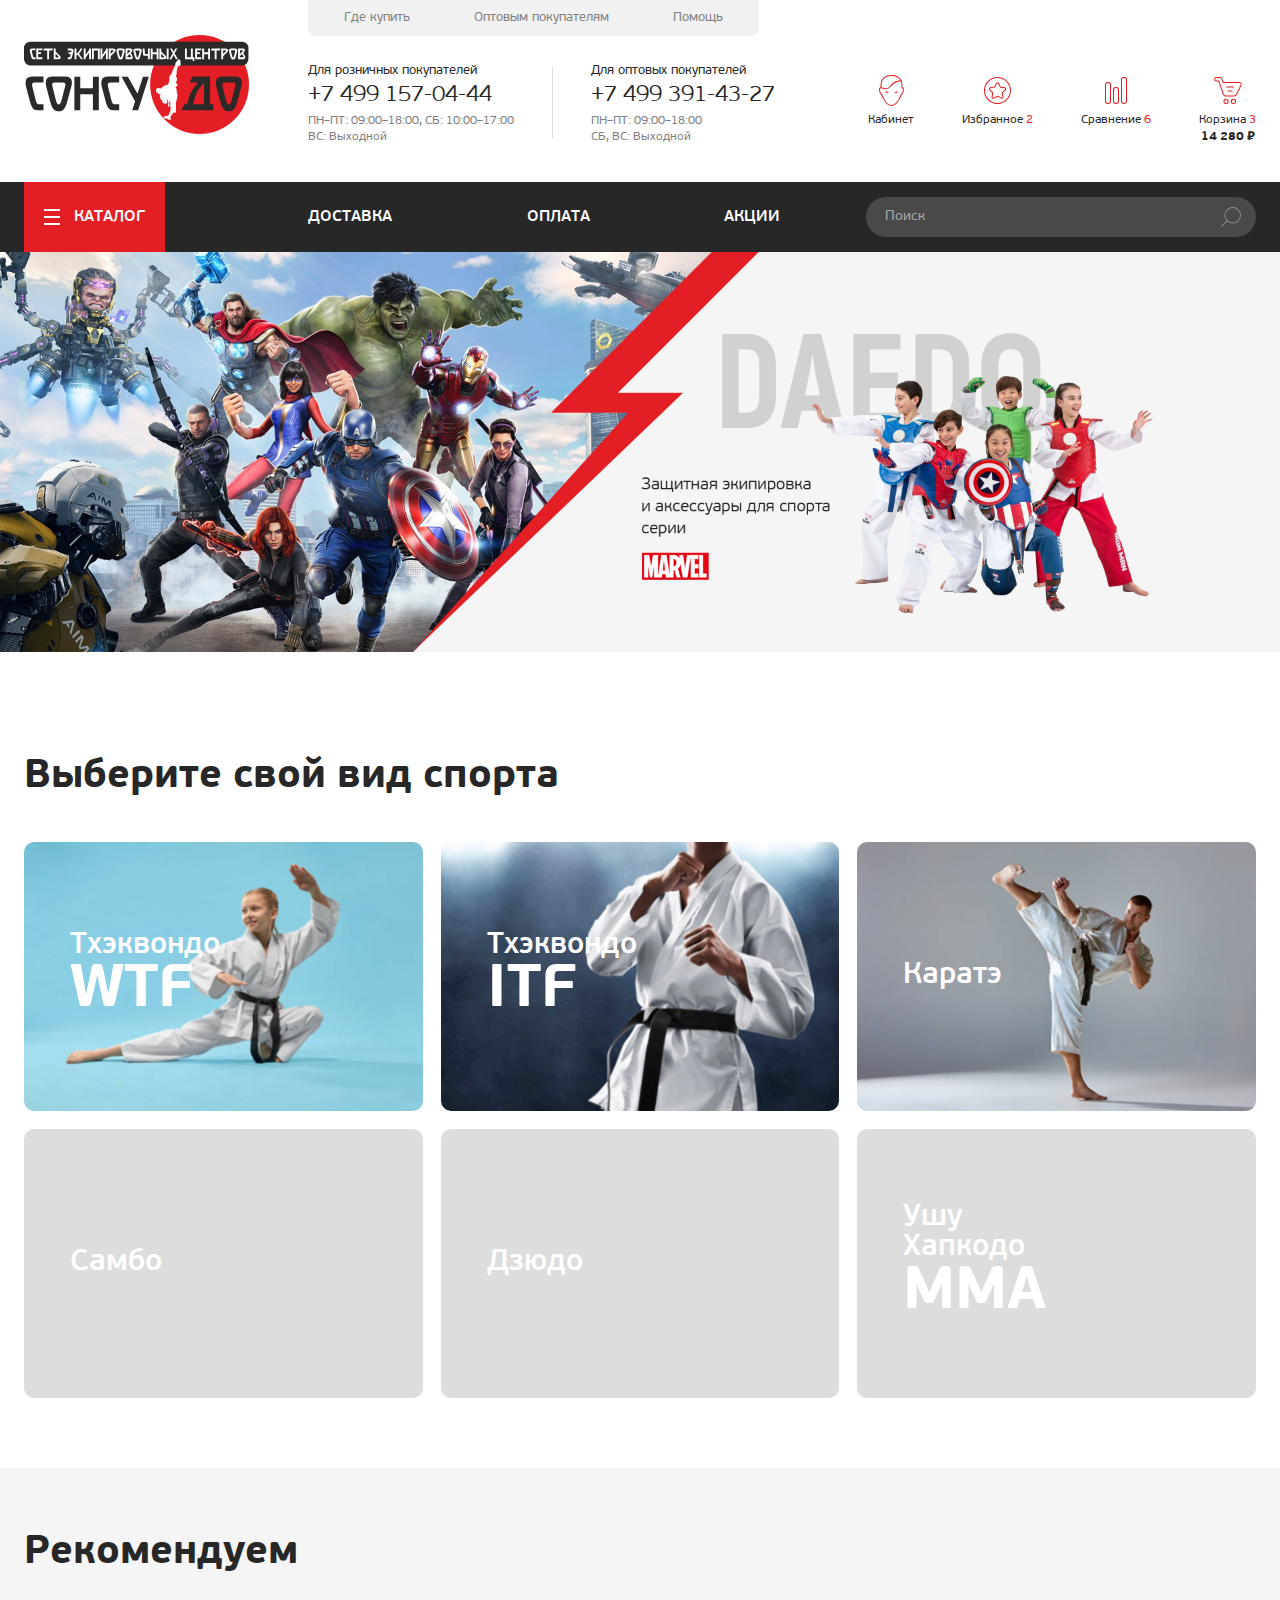
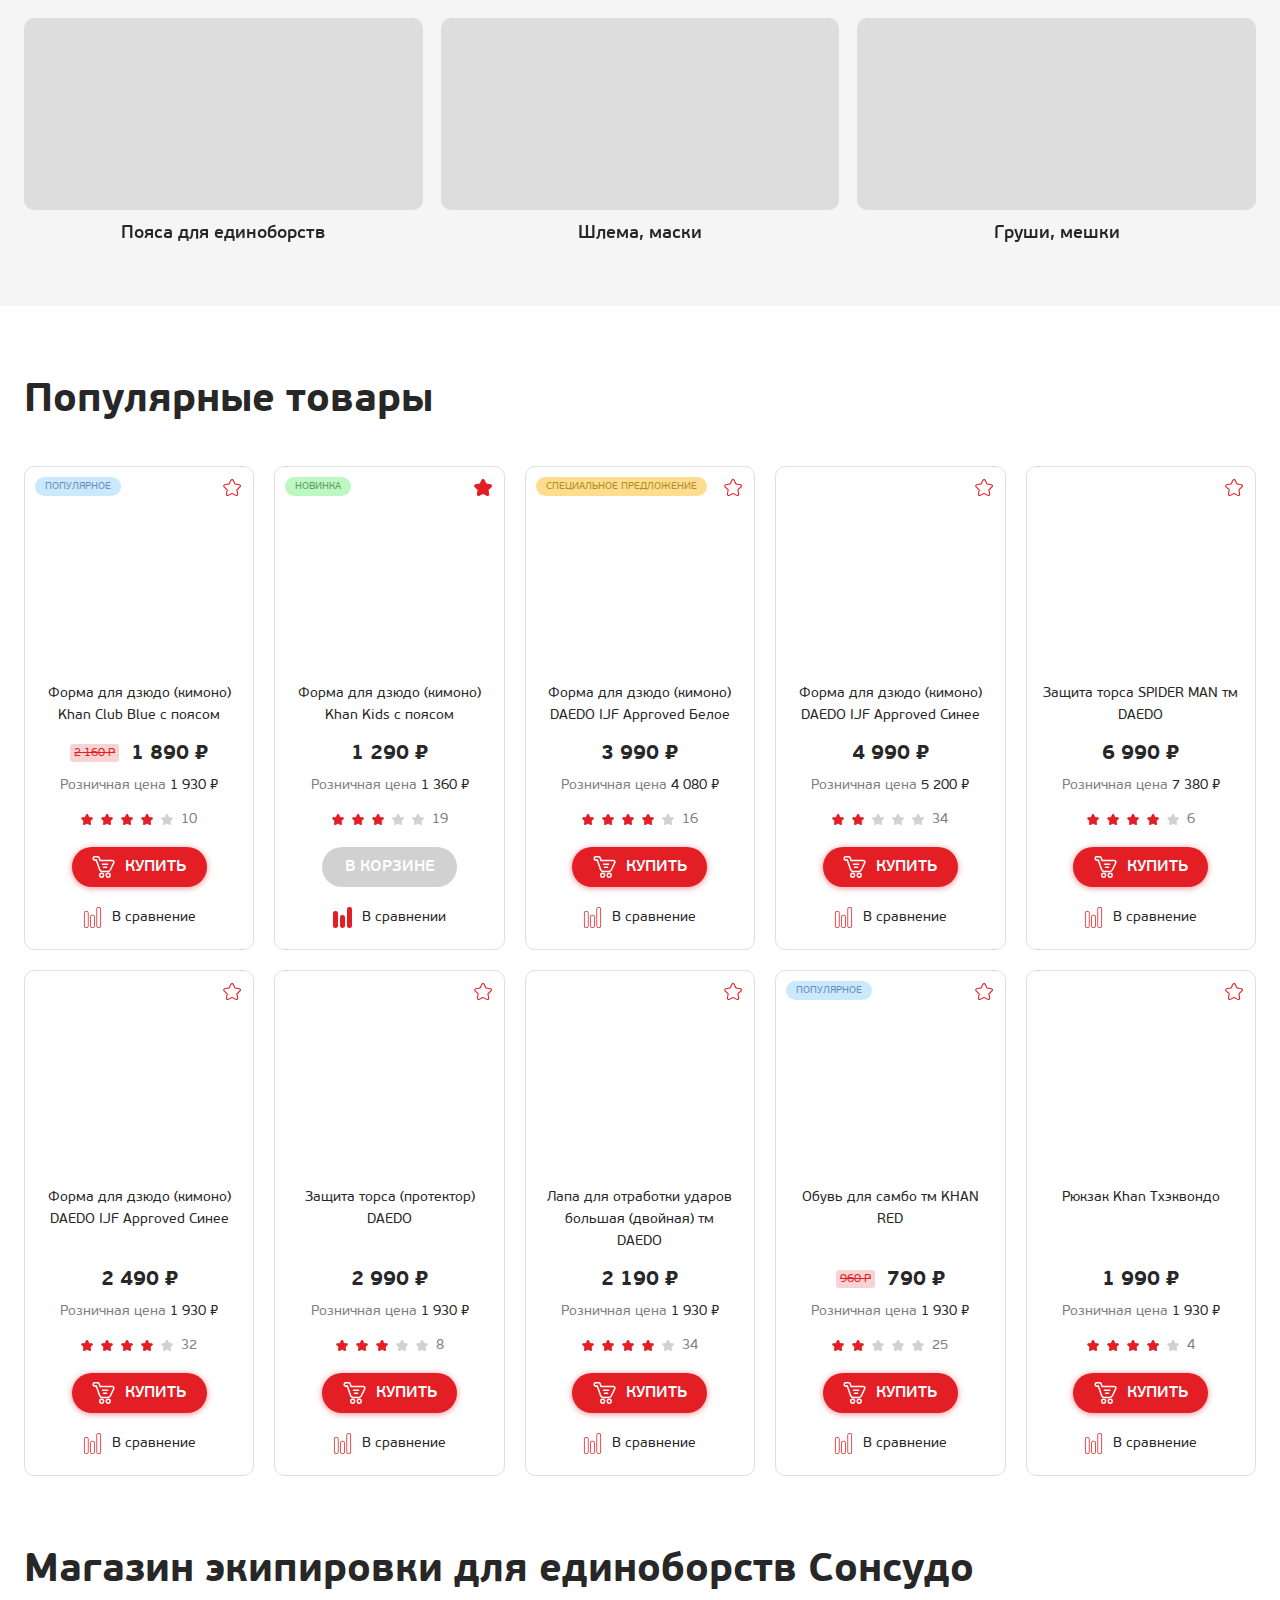
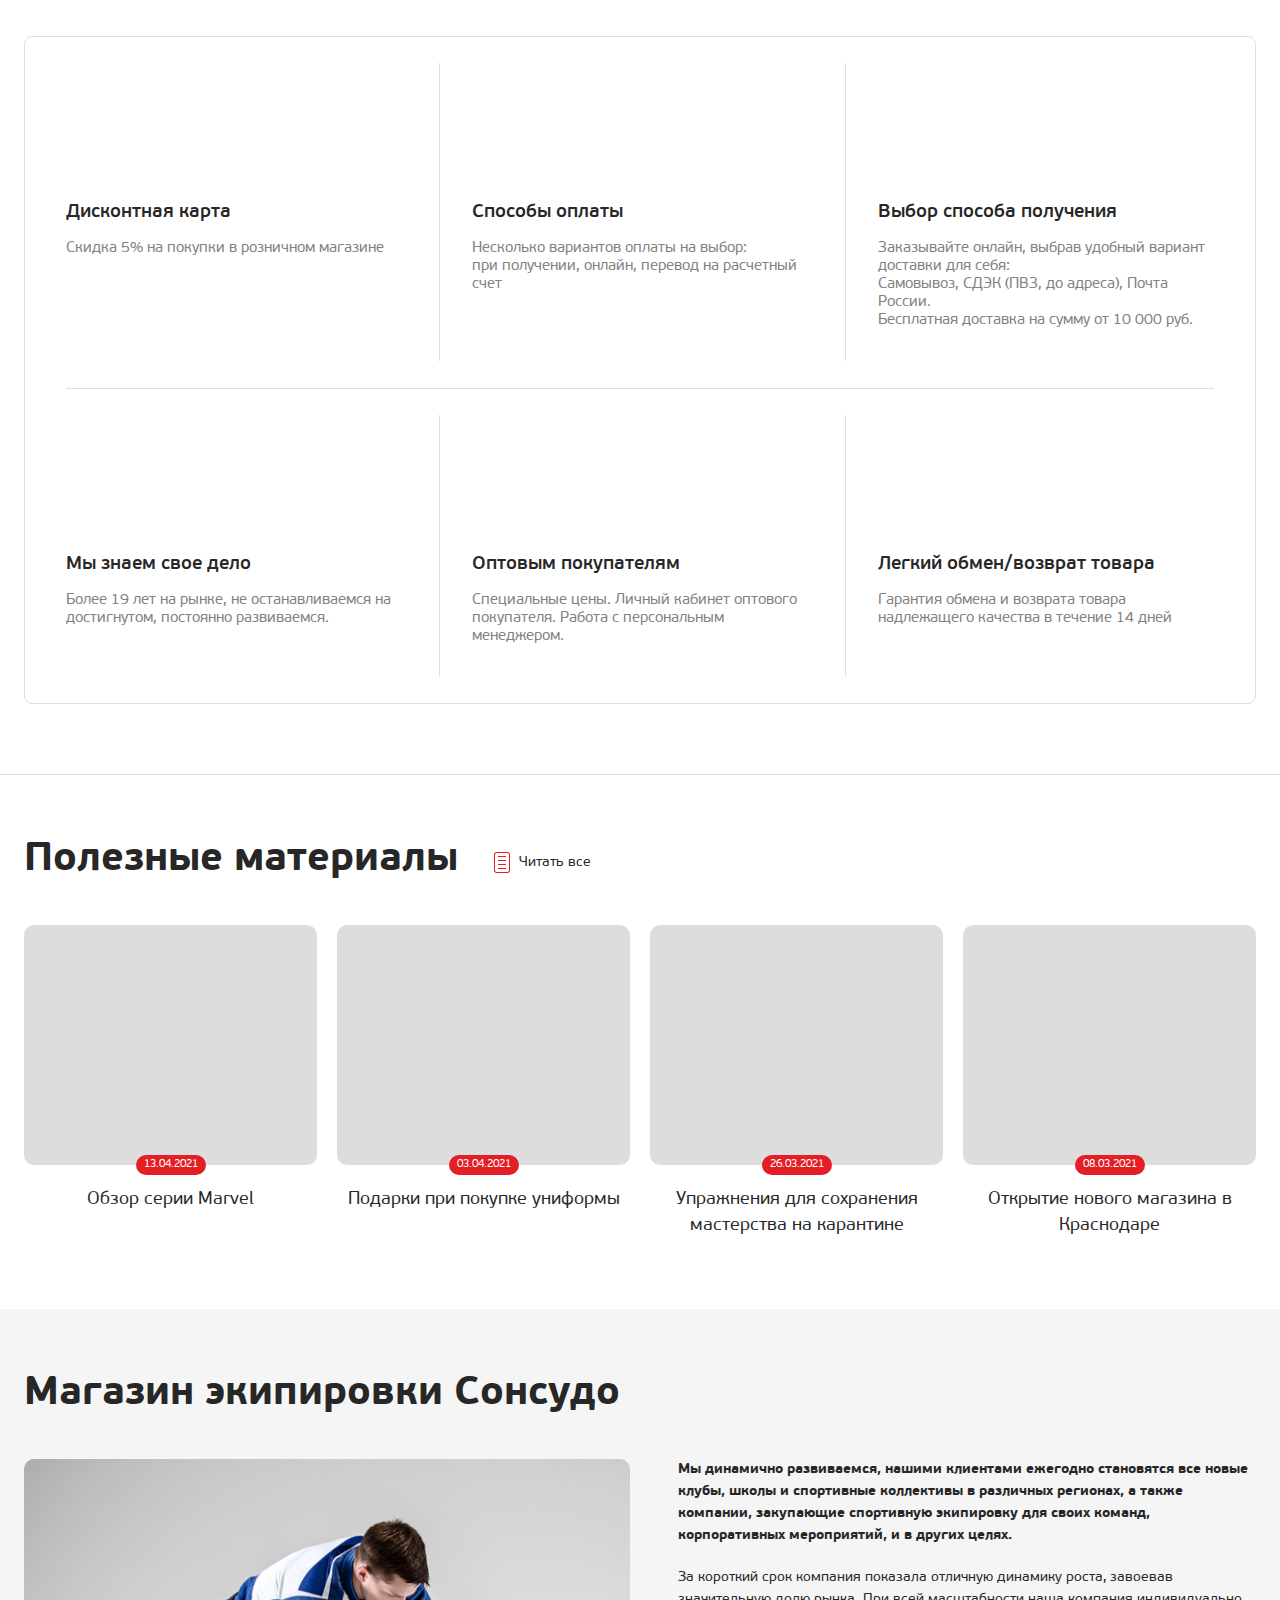
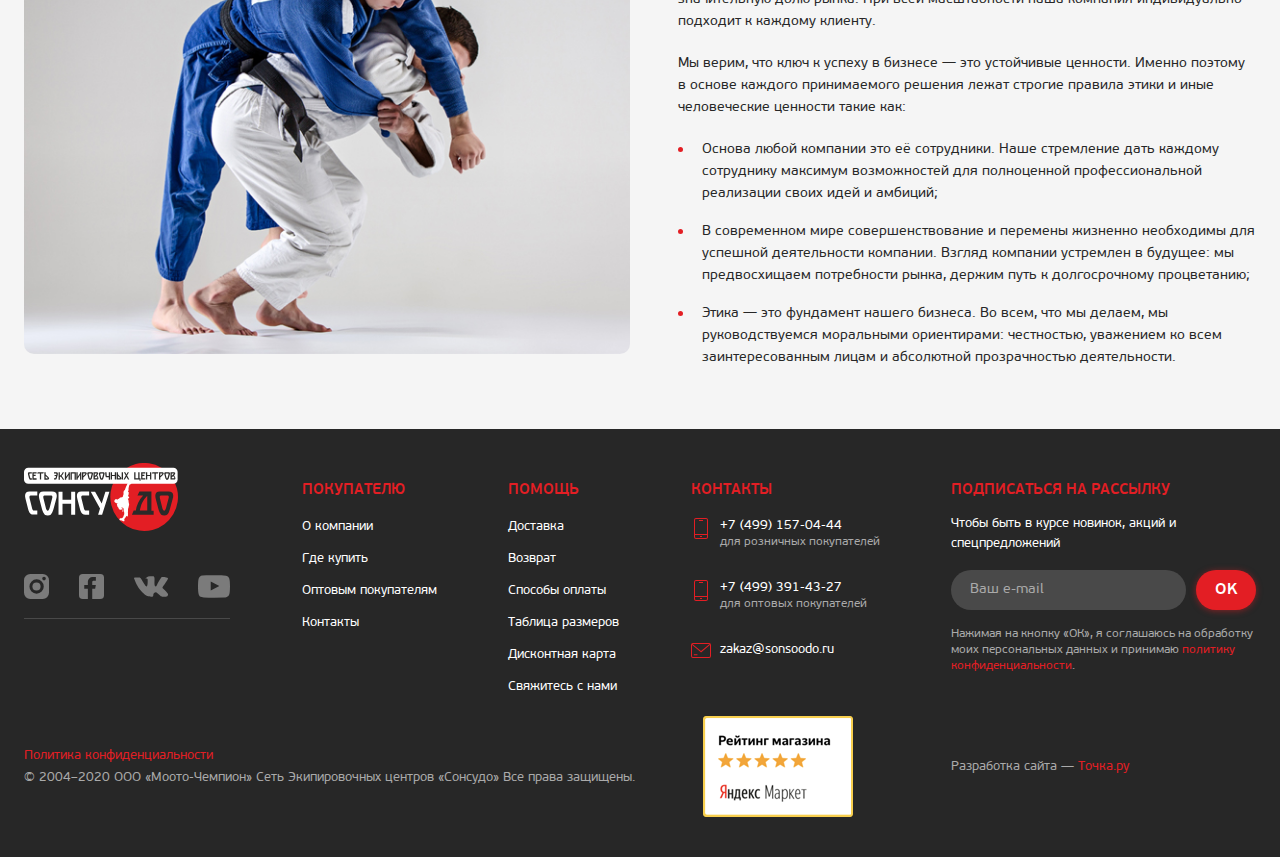
<file: index.html>
<!DOCTYPE html>
<html lang="ru">
	<head>
		<meta http-equiv="Content-Type" content="text/html; charset=utf-8">

		<!-- Адаптирование страницы для мобильных устройств -->
		<meta name="viewport" content="width=device-width, initial-scale=1, maximum-scale=1">

		<!-- Запрет распознования номера телефона -->
		<meta name="format-detection" content="telephone=no">
		<meta name="SKYPE_TOOLBAR" content ="SKYPE_TOOLBAR_PARSER_COMPATIBLE">

		<!-- Заголовок страницы -->
		<title>Заголовок страницы</title>

		<!-- Данное значение часто используют(использовали) поисковые системы -->
		<meta name="description" content="">
		<meta name="keywords" content="">

		<!-- Традиционная иконка сайта, размер 16x16, прозрачность поддерживается. Рекомендуемый формат: .ico или .png -->
		<link rel="shortcut icon" href="images/favicon.png">

		<!-- Изменение цвета панели моб. браузера -->
		<meta name="msapplication-TileColor" content="#e31e24">
		<meta name="theme-color" content="#e31e24">

		<!-- Подключение файлов стилей -->
		<link rel="stylesheet" href="css/swiper-bundle.min.css">
		<link rel="stylesheet" href="css/swiper.css">
		<link rel="stylesheet" href="css/ion.rangeSlider.css">
		<link rel="stylesheet" href="css/fancybox.css">
		<link rel="stylesheet" href="css/styles.css">

		<link rel="stylesheet" href="css/response_1279.css" media="print, (max-width: 1279px)">
		<link rel="stylesheet" href="css/response_1023.css" media="print, (max-width: 1023px)">
		<link rel="stylesheet" href="css/response_767.css" media="print, (max-width: 767px)">
		<link rel="stylesheet" href="css/response_479.css" media="(max-width: 479px)">
	</head>

	<body>
		<div class="wrap">
			<div class="main">
				<header>
					<button class="close"></button>

					<div class="mob_scroll">
						<div class="info">
							<div class="cont row">
								<div class="logo">
									<img src="images/logo.svg" alt="">
								</div>

								<div class="data">
									<div class="row">
										<div class="links">
											<div><a href="/">Где купить</a></div>
											<div><a href="/">Оптовым покупателям</a></div>
											<div><a href="/">Помощь</a></div>
										</div>
									</div>

									<div class="row">
										<div class="contacts">
											<div>Для розничных покупателей</div>

											<div class="phone">
												<a href="tel:+74991570444">+7 499 157-04-44</a>
											</div>

											<div class="time">ПН–ПТ: 09:00–18:00, СБ: 10:00–17:00<br> ВС: Выходной</div>
										</div>

										<div class="sep"></div>

										<div class="contacts">
											<div>Для оптовых покупателей</div>

											<div class="phone">
												<a href="tel:+74993914327">+7 499 391-43-27</a>
											</div>

											<div class="time">ПН–ПТ: 09:00–18:00<br> СБ, ВС: Выходной</div>
										</div>

										<div class="btns">
											<div class="account">
												<button class="link modal_link" data-content="#login_modal">
													<div class="icon">
														<svg><use xlink:href="images/sprite.svg#ic_account"></use></svg>
													</div>
													<div>Кабинет</div>
												</button>
											</div>

											<div class="favorite">
												<a href="/" class="link">
													<div class="icon">
														<svg><use xlink:href="images/sprite.svg#ic_favorite"></use></svg>
													</div>
													<div>Избранное <span>2</span></div>
												</a>
											</div>

											<div class="compare">
												<a href="/" class="link">
													<div class="icon">
														<svg><use xlink:href="images/sprite.svg#ic_compare"></use></svg>
													</div>
													<div>Сравнение <span>6</span></div>
												</a>
											</div>

											<div class="cart">
												<a href="/" class="link">
													<div class="icon">
														<svg><use xlink:href="images/sprite.svg#ic_cart"></use></svg>
													</div>
													<div>Корзина <span>3</span></div>
													<div class="price">14 280 <span class="currency">%</span></div>
												</a>
											</div>
										</div>
									</div>
								</div>
							</div>
						</div>


						<div class="bottom">
							<div class="cont row">
								<div class="catalog modal_cont">
									<button class="btn mini_modal_btn mouseover" data-modal-id="#catalog_modal">
										<div class="icon"></div>
										<span>КАТАЛОГ</span>
									</button>

									<div class="mini_modal" id="catalog_modal">
										<div class="row">
											<div class="col">
												<div class="title">
													<a href="/">УНИФОРМА</a>
												</div>

												<div class="list">
													<div><a href="/">Дзюдо</a></div>
													<div><a href="/">Каратэ</a></div>
													<div><a href="/">Кикбоксинг</a></div>
													<div><a href="/">ММА</a></div>
													<div><a href="/">Самбо</a></div>
													<div><a href="/">Таэквон-до ИТФ</a></div>
													<div><a href="/">Тхэквондо ВТФ</a></div>
													<div><a href="/">Ушу</a></div>
													<div><a href="/">Хапкидо</a></div>
												</div>
											</div>

											<div class="col">
												<div class="title">
													<a href="/">ЗАЩИТА</a>
												</div>

												<div class="list">
													<div><a href="/">Защита Торса</a></div>
													<div><a href="/">Шлема, маски</a></div>
													<div><a href="/">Защита предплечья</a></div>
													<div><a href="/">Защита голени</a></div>
													<div><a href="/">Защита голени и стопы</a></div>
													<div><a href="/">Перчатки, накладки на кисть</a></div>
													<div><a href="/">Защита стопы (футы)</a></div>
													<div><a href="/">Защита Паха</a></div>
													<div><a href="/">Защита колена, голеностопа</a></div>
													<div><a href="/">Защита челюсти, капы</a></div>
												</div>
											</div>

											<div class="col">
												<div class="title">
													<a href="/">СПОРТИВНЫЙ ИНВЕНТАРЬ</a>
												</div>

												<div class="list">
													<div><a href="/">Инвентарь для соревнований</a></div>
													<div><a href="/">Водоналивные груши, манекены</a></div>
													<div><a href="/">Груши, мешки</a></div>
													<div><a href="/">Доски для разбивания</a></div>
													<div><a href="/">Лапы, ракетки, макивары</a></div>
													<div><a href="/">Напольное покрытие Татами</a></div>
													<div><a href="/">Тренировочный инвентарь</a></div>
												</div>
											</div>

											<div class="col">
												<div class="title">
													<a href="/">АКСЕССУАРЫ</a>
												</div>

												<div class="list">
													<div><a href="/">Сумки</a></div>
													<div><a href="/">Бирки для сумок</a></div>
													<div><a href="/">Браслеты</a></div>
													<div><a href="/">Атрибутика</a></div>
													<div><a href="/">Брелки</a></div>
													<div><a href="/">Значки</a></div>
													<div><a href="/">Кружки</a></div>
													<div><a href="/">Постеры, наклейки</a></div>
													<div><a href="/">Статуэтки</a></div>
													<div><a href="/">Сувениры</a></div>
												</div>
											</div>

											<div class="col">
												<div class="title">
													<a href="/">СПОРТИВНАЯ МЕДИЦИНА</a>
												</div>

												<div class="list">
													<div><a href="/">Спрей, хладоген</a></div>
													<div><a href="/">Суппорты</a></div>
												</div>
											</div>

											<div class="col">
												<div class="title">
													<a href="/">ОБУВЬ СПОРТИВНАЯ</a>
												</div>

												<div class="list">
													<div><a href="/">Борцовки, самбовки</a></div>
													<div><a href="/">Стэпки, тапочки</a></div>
												</div>
											</div>

											<div class="col">
												<div class="title">
													<a href="/">ПОЯСА ДЛЯ ЕДИНОБОРСТВ</a>
												</div>

												<div class="list">
													<div><a href="/">Цветные</a></div>
													<div><a href="/">Черные, пум</a></div>
												</div>
											</div>

											<div class="col">
												<div class="title">
													<a href="/">ОДЕЖДА</a>
												</div>

												<div class="list">
													<div><a href="/">Костюмы</a></div>
													<div><a href="/">Футболки, толстовки, майки, топы</a></div>
												</div>
											</div>
										</div>

										<div class="bottom_links">
											<div class="row">
												<div><a href="/">Daedo Marvel</a></div>
												<div><a href="/">Электронное судейство PSS</a></div>

												<div><a href="/">
													<span>Распродажа</span>
													<img src="images/ic_percents.svg" alt="" class="icon">
												</a></div>
											</div>
										</div>
									</div>
								</div>

								<nav class="menu row">
									<div class="item">
										<a href="/">ДОСТАВКА</a>
									</div>

									<div class="item">
										<a href="/">ОПЛАТА</a>
									</div>

									<div class="item">
										<a href="/">АКЦИИ</a>
									</div>
								</nav>

								<div class="search">
									<form action="">
										<input type="text" name="" value="" class="input" placeholder="Поиск">

										<button type="submit" class="submit_btn">
											<svg class="icon"><use xlink:href="images/sprite.svg#ic_search"></use></svg>
										</button>
									</form>
								</div>
							</div>
						</div>
					</div>
				</header>


				<section class="mob_header">
					<div class="cont">
						<a href="/" class="logo">
							<img src="images/logo.svg" alt="">
						</a>

						<div class="contacts">
							<div class="item">
								<div>Для розничных покупателей</div>

								<div class="phone">
									<a href="tel:+74991570444">+7 499 157-04-44</a>
								</div>
							</div>

							<div class="item">
								<div>Для оптовых покупателей</div>

								<div class="phone">
									<a href="tel:+74993914327">+7 499 391-43-27</a>
								</div>
							</div>
						</div>

						<div class="btns">
							<button class="mob_menu_btn">
								<span></span>
							</button>

							<div class="account">
								<button class="link modal_link" data-content="#login_modal">
									<div class="icon">
										<svg><use xlink:href="images/sprite.svg#ic_account"></use></svg>
									</div>
								</button>
							</div>

							<div class="favorite">
								<a href="/" class="link">
									<div class="icon">
										<svg><use xlink:href="images/sprite.svg#ic_favorite"></use></svg>
									</div>
									<div class="count">2</div>
								</a>
							</div>

							<div class="compare">
								<a href="/" class="link">
									<div class="icon">
										<svg><use xlink:href="images/sprite.svg#ic_compare"></use></svg>
									</div>
									<div class="count">6</div>
								</a>
							</div>

							<div class="cart">
								<a href="/" class="link">
									<div class="icon">
										<svg><use xlink:href="images/sprite.svg#ic_cart"></use></svg>
									</div>
									<div class="count">3</div>
								</a>
							</div>
						</div>
					</div>

					<div class="search">
						<form action="">
							<input type="text" name="" value="" class="input" placeholder="Поиск">

							<button type="submit" class="submit_btn">
								<svg class="icon"><use xlink:href="images/sprite.svg#ic_search"></use></svg>
							</button>
						</form>
					</div>
				</section>


				<section class="main_slider">
					<div class="swiper">
						<div class="swiper-wrapper">
							<div class="slide swiper-slide">
								<div class="img">
									<img data-src="images/tmp/main_slider_img.jpg" alt="" class="lozad">
								</div>
							</div>

							<div class="slide swiper-slide">
								<div class="img">
									<img data-src="images/tmp/main_slider_img.jpg" alt="" class="lozad">
								</div>
							</div>

							<div class="slide swiper-slide">
								<div class="img">
									<img data-src="images/tmp/main_slider_img.jpg" alt="" class="lozad">
								</div>
							</div>

							<div class="slide swiper-slide">
								<div class="img">
									<img data-src="images/tmp/main_slider_img.jpg" alt="" class="lozad">
								</div>
							</div>

							<div class="slide swiper-slide">
								<div class="img">
									<img data-src="images/tmp/main_slider_img.jpg" alt="" class="lozad">
								</div>
							</div>
						</div>

						<div class="swiper-button-prev"></div>
						<div class="swiper-button-next"></div>

						<div class="swiper-pagination"></div>
					</div>
				</section>



				<section class="sports block">
					<div class="cont">
						<div class="block_head">
							<div class="title">Выберите свой вид спорта</div>
						</div>

						<div class="row">
							<a href="/" class="sport">
								<div class="thumb">
									<img data-src="images/tmp/sport_thumb.jpg" alt="" class="lozad">
								</div>

								<div class="name">
									<span>Тхэквондо</span>
									<b>WTF</b>
								</div>
								<div class="arrow"></div>
							</a>

							<a href="/" class="sport">
								<div class="thumb">
									<img data-src="images/tmp/sport_thumb2.jpg" alt="" class="lozad">
								</div>

								<div class="name">
									<span>Тхэквондо</span>
									<b>ITF</b>
								</div>
								<div class="arrow"></div>
							</a>

							<a href="/" class="sport">
								<div class="thumb">
									<img data-src="images/tmp/sport_thumb3.jpg" alt="" class="lozad">
								</div>

								<div class="name">
									<span>Каратэ</span>
								</div>
								<div class="arrow"></div>
							</a>

							<a href="/" class="sport">
								<div class="thumb">
									<img data-src="images/tmp/sport_thumb4.jpg" alt="" class="lozad">
								</div>

								<div class="name">
									<span>Самбо</span>
								</div>
								<div class="arrow"></div>
							</a>

							<a href="/" class="sport">
								<div class="thumb">
									<img data-src="images/tmp/sport_thumb5.jpg" alt="" class="lozad">
								</div>

								<div class="name">
									<span>Дзюдо</span>
								</div>
								<div class="arrow"></div>
							</a>

							<a href="/" class="sport">
								<div class="thumb">
									<img data-src="images/tmp/sport_thumb6.jpg" alt="" class="lozad">
								</div>

								<div class="name">
									<span>Ушу</span>
									<span>Хапкодо</span>
									<b>MMA</b>
								</div>
								<div class="arrow"></div>
							</a>
						</div>
					</div>
				</section>


				<section class="recommend block bg">
					<div class="cont">
						<div class="block_head">
							<div class="title">Рекомендуем</div>
						</div>

						<div class="swiper">
							<div class="swiper-wrapper">
								<div class="slide swiper-slide">
									<a href="/" class="category">
										<div class="thumb">
											<img data-src="images/tmp/category_thumb.jpg" alt="" class="lozad">
										</div>

										<div class="name">Пояса для единоборств</div>
										<div class="arrow"></div>
									</a>
								</div>

								<div class="slide swiper-slide">
									<a href="/" class="category">
										<div class="thumb">
											<img data-src="images/tmp/category_thumb2.jpg" alt="" class="lozad">
										</div>
										<div class="name">Шлема, маски</div>
									</a>
								</div>

								<div class="slide swiper-slide">
									<a href="/" class="category">
										<div class="thumb">
											<img data-src="images/tmp/category_thumb3.jpg" alt="" class="lozad">
										</div>
										<div class="name">Груши, мешки</div>
									</a>
								</div>

								<div class="slide swiper-slide">
									<a href="/" class="category">
										<div class="thumb">
											<img data-src="images/tmp/category_thumb.jpg" alt="" class="lozad">
										</div>
										<div class="name">Пояса для единоборств</div>
									</a>
								</div>

								<div class="slide swiper-slide">
									<a href="/" class="category">
										<div class="thumb">
											<img data-src="images/tmp/category_thumb2.jpg" alt="" class="lozad">
										</div>
										<div class="name">Шлема, маски</div>
									</a>
								</div>

								<div class="slide swiper-slide">
									<a href="/" class="category">
										<div class="thumb">
											<img data-src="images/tmp/category_thumb3.jpg" alt="" class="lozad">
										</div>
										<div class="name">Груши, мешки</div>
									</a>
								</div>
							</div>

							<div class="swiper-button-prev"></div>
							<div class="swiper-button-next"></div>
						</div>
					</div>
				</section>


				<section class="products block">
					<div class="cont">
						<div class="block_head">
							<div class="title">Популярные товары</div>
						</div>

						<div class="row">
							<div class="product">
								<div class="sticker blue">ПОПУЛЯРНОЕ</div>

								<div class="favorite">
									<button class="btn">
										<svg class="icon"><use xlink:href="images/sprite.svg#ic_favorite2"></use></svg>
										<svg class="icon"><use xlink:href="images/sprite.svg#ic_favorite3"></use></svg>

										<span>Добавить в избранное</span>
										<span>Убрать из избранного</span>
									</button>
								</div>

								<div class="thumb">
									<a href="/" class="img">
										<img data-src="images/tmp/product_thumb.jpg" alt="" class="lozad">
									</a>

									<div class="options">
										<div class="option size">
											<div class="name">Размеры</div>

											<div class="vals">
												<input type="radio" name="size" id="product1_size1">
												<label for="product1_size1">130</label>

												<input type="radio" name="size" id="product1_size2">
												<label for="product1_size2">140</label>

												<input type="radio" name="size" id="product1_size3">
												<label for="product1_size3">150</label>

												<input type="radio" name="size" id="product1_size4">
												<label for="product1_size4">160</label>

												<input type="radio" name="size" id="product1_size5">
												<label for="product1_size5">170</label>

												<input type="radio" name="size" id="product1_size6">
												<label for="product1_size6">180</label>
											</div>
										</div>

										<div class="option color">
											<div class="name">Цвета</div>

											<div class="vals">
												<input type="radio" name="color" id="product1_color1">
												<label for="product1_color1" class="dark">
													<img data-src="images/tmp/ic_product_color1.png" alt="" class="lozad">
												</label>

												<input type="radio" name="color" id="product1_color2">
												<label for="product1_color2">
													<img data-src="images/tmp/ic_product_color2.png" alt="" class="lozad">
												</label>

												<input type="radio" name="color" id="product1_color3">
												<label for="product1_color3">
													<img data-src="images/tmp/ic_product_color3.png" alt="" class="lozad">
												</label>
											</div>
										</div>
									</div>
								</div>

								<div class="product_name">
									<a href="/">Форма для дзюдо (кимоно) Khan Club Blue с поясом</a>
								</div>

								<div class="price">
									<div class="old">2 160 Р</div>
									<div>1 890 <span class="currency">%</span></div>
								</div>

								<div class="retails_price">
									<div>Розничная цена <span>1 930 <span class="currency">№</span></span></div>
								</div>

								<div class="rating">
									<svg class="icon active"><use xlink:href="images/sprite.svg#ic_favorite3"></use></svg>
									<svg class="icon active"><use xlink:href="images/sprite.svg#ic_favorite3"></use></svg>
									<svg class="icon active"><use xlink:href="images/sprite.svg#ic_favorite3"></use></svg>
									<svg class="icon active"><use xlink:href="images/sprite.svg#ic_favorite3"></use></svg>
									<svg class="icon"><use xlink:href="images/sprite.svg#ic_favorite3"></use></svg>

									<a href="/" class="val">10</a>
								</div>

								<div class="btns">
									<div><button class="buy_btn">
										<svg class="icon"><use xlink:href="images/sprite.svg#ic_buy"></use></svg>
										<span>КУПИТЬ</span>
										<span>В КОРЗИНЕ</span>
									</button></div>

									<div><button class="compare_btn">
										<svg class="icon"><use xlink:href="images/sprite.svg#ic_compare"></use></svg>
										<svg class="icon"><use xlink:href="images/sprite.svg#ic_compare2"></use></svg>
										<span>В сравнение</span>
										<span>В сравнении</span>
									</button></div>
								</div>
							</div>


							<div class="product">
								<div class="sticker green">НОВИНКА</div>

								<div class="favorite">
									<button class="btn active">
										<svg class="icon"><use xlink:href="images/sprite.svg#ic_favorite2"></use></svg>
										<svg class="icon"><use xlink:href="images/sprite.svg#ic_favorite3"></use></svg>

										<span>Добавить в избранное</span>
										<span>Убрать из избранного</span>
									</button>
								</div>

								<div class="thumb">
									<a href="/" class="img">
										<img data-src="images/tmp/product_thumb2.jpg" alt="" class="lozad">
									</a>

									<div class="options">
										<div class="option size">
											<div class="name">Размеры</div>

											<div class="vals">
												<input type="radio" name="size" id="product1_size1">
												<label for="product1_size1">130</label>

												<input type="radio" name="size" id="product1_size2">
												<label for="product1_size2">140</label>

												<input type="radio" name="size" id="product1_size3">
												<label for="product1_size3">150</label>

												<input type="radio" name="size" id="product1_size4">
												<label for="product1_size4">160</label>

												<input type="radio" name="size" id="product1_size5">
												<label for="product1_size5">170</label>

												<input type="radio" name="size" id="product1_size6">
												<label for="product1_size6">180</label>
											</div>
										</div>

										<div class="option color">
											<div class="name">Цвета</div>

											<div class="vals">
												<input type="radio" name="color" id="product1_color1">
												<label for="product1_color1" class="dark">
													<img data-src="images/tmp/ic_product_color1.png" alt="" class="lozad">
												</label>

												<input type="radio" name="color" id="product1_color2">
												<label for="product1_color2">
													<img data-src="images/tmp/ic_product_color2.png" alt="" class="lozad">
												</label>

												<input type="radio" name="color" id="product1_color3">
												<label for="product1_color3">
													<img data-src="images/tmp/ic_product_color3.png" alt="" class="lozad">
												</label>
											</div>
										</div>
									</div>
								</div>

								<div class="product_name">
									<a href="/">Форма для дзюдо (кимоно) Khan Kids с поясом</a>
								</div>

								<div class="price">
									<div>1 290 <span class="currency">%</span></div>
								</div>

								<div class="retails_price">
									<div>Розничная цена <span>1 360 <span class="currency">№</span></span></div>
								</div>

								<div class="rating">
									<svg class="icon active"><use xlink:href="images/sprite.svg#ic_favorite3"></use></svg>
									<svg class="icon active"><use xlink:href="images/sprite.svg#ic_favorite3"></use></svg>
									<svg class="icon active"><use xlink:href="images/sprite.svg#ic_favorite3"></use></svg>
									<svg class="icon"><use xlink:href="images/sprite.svg#ic_favorite3"></use></svg>
									<svg class="icon"><use xlink:href="images/sprite.svg#ic_favorite3"></use></svg>

									<a href="/" class="val">19</a>
								</div>

								<div class="btns">
									<div><button class="buy_btn active">
										<svg class="icon"><use xlink:href="images/sprite.svg#ic_buy"></use></svg>
										<span>КУПИТЬ</span>
										<span>В КОРЗИНЕ</span>
									</button></div>

									<div><button class="compare_btn active">
										<svg class="icon"><use xlink:href="images/sprite.svg#ic_compare"></use></svg>
										<svg class="icon"><use xlink:href="images/sprite.svg#ic_compare2"></use></svg>
										<span>В сравнение</span>
										<span>В сравнении</span>
									</button></div>
								</div>
							</div>


							<div class="product">
								<div class="sticker yellow">СПЕЦИАЛЬНОЕ ПРЕДЛОЖЕНИЕ</div>

								<div class="favorite">
									<button class="btn">
										<svg class="icon"><use xlink:href="images/sprite.svg#ic_favorite2"></use></svg>
										<svg class="icon"><use xlink:href="images/sprite.svg#ic_favorite3"></use></svg>

										<span>Добавить в избранное</span>
										<span>Убрать из избранного</span>
									</button>
								</div>

								<div class="thumb">
									<a href="/" class="img">
										<img data-src="images/tmp/product_thumb3.jpg" alt="" class="lozad">
									</a>

									<div class="options">
										<div class="option size">
											<div class="name">Размеры</div>

											<div class="vals">
												<input type="radio" name="size" id="product1_size1">
												<label for="product1_size1">130</label>

												<input type="radio" name="size" id="product1_size2">
												<label for="product1_size2">140</label>

												<input type="radio" name="size" id="product1_size3">
												<label for="product1_size3">150</label>

												<input type="radio" name="size" id="product1_size4">
												<label for="product1_size4">160</label>

												<input type="radio" name="size" id="product1_size5">
												<label for="product1_size5">170</label>

												<input type="radio" name="size" id="product1_size6">
												<label for="product1_size6">180</label>
											</div>
										</div>

										<div class="option color">
											<div class="name">Цвета</div>

											<div class="vals">
												<input type="radio" name="color" id="product1_color1">
												<label for="product1_color1" class="dark">
													<img data-src="images/tmp/ic_product_color1.png" alt="" class="lozad">
												</label>

												<input type="radio" name="color" id="product1_color2">
												<label for="product1_color2">
													<img data-src="images/tmp/ic_product_color2.png" alt="" class="lozad">
												</label>

												<input type="radio" name="color" id="product1_color3">
												<label for="product1_color3">
													<img data-src="images/tmp/ic_product_color3.png" alt="" class="lozad">
												</label>
											</div>
										</div>
									</div>
								</div>

								<div class="product_name">
									<a href="/">Форма для дзюдо (кимоно) DAEDO IJF Approved Белое</a>
								</div>

								<div class="price">
									<div>3 990 <span class="currency">%</span></div>
								</div>

								<div class="retails_price">
									<div>Розничная цена <span>4 080 <span class="currency">№</span></span></div>
								</div>

								<div class="rating">
									<svg class="icon active"><use xlink:href="images/sprite.svg#ic_favorite3"></use></svg>
									<svg class="icon active"><use xlink:href="images/sprite.svg#ic_favorite3"></use></svg>
									<svg class="icon active"><use xlink:href="images/sprite.svg#ic_favorite3"></use></svg>
									<svg class="icon active"><use xlink:href="images/sprite.svg#ic_favorite3"></use></svg>
									<svg class="icon"><use xlink:href="images/sprite.svg#ic_favorite3"></use></svg>

									<a href="/" class="val">16</a>
								</div>

								<div class="btns">
									<div><button class="buy_btn">
										<svg class="icon"><use xlink:href="images/sprite.svg#ic_buy"></use></svg>
										<span>КУПИТЬ</span>
										<span>В КОРЗИНЕ</span>
									</button></div>

									<div><button class="compare_btn">
										<svg class="icon"><use xlink:href="images/sprite.svg#ic_compare"></use></svg>
										<svg class="icon"><use xlink:href="images/sprite.svg#ic_compare2"></use></svg>
										<span>В сравнение</span>
										<span>В сравнении</span>
									</button></div>
								</div>
							</div>


							<div class="product">
								<div class="favorite">
									<button class="btn">
										<svg class="icon"><use xlink:href="images/sprite.svg#ic_favorite2"></use></svg>
										<svg class="icon"><use xlink:href="images/sprite.svg#ic_favorite3"></use></svg>

										<span>Добавить в избранное</span>
										<span>Убрать из избранного</span>
									</button>
								</div>

								<div class="thumb">
									<a href="/" class="img">
										<img data-src="images/tmp/product_thumb4.jpg" alt="" class="lozad">
									</a>

									<div class="options">
										<div class="option size">
											<div class="name">Размеры</div>

											<div class="vals">
												<input type="radio" name="size" id="product1_size1">
												<label for="product1_size1">130</label>

												<input type="radio" name="size" id="product1_size2">
												<label for="product1_size2">140</label>

												<input type="radio" name="size" id="product1_size3">
												<label for="product1_size3">150</label>

												<input type="radio" name="size" id="product1_size4">
												<label for="product1_size4">160</label>

												<input type="radio" name="size" id="product1_size5">
												<label for="product1_size5">170</label>

												<input type="radio" name="size" id="product1_size6">
												<label for="product1_size6">180</label>
											</div>
										</div>

										<div class="option color">
											<div class="name">Цвета</div>

											<div class="vals">
												<input type="radio" name="color" id="product1_color1">
												<label for="product1_color1" class="dark">
													<img data-src="images/tmp/ic_product_color1.png" alt="" class="lozad">
												</label>

												<input type="radio" name="color" id="product1_color2">
												<label for="product1_color2">
													<img data-src="images/tmp/ic_product_color2.png" alt="" class="lozad">
												</label>

												<input type="radio" name="color" id="product1_color3">
												<label for="product1_color3">
													<img data-src="images/tmp/ic_product_color3.png" alt="" class="lozad">
												</label>
											</div>
										</div>
									</div>
								</div>

								<div class="product_name">
									<a href="/">Форма для дзюдо (кимоно) DAEDO IJF Approved Синее</a>
								</div>

								<div class="price">
									<div>4 990 <span class="currency">%</span></div>
								</div>

								<div class="retails_price">
									<div>Розничная цена <span>5 200 <span class="currency">№</span></span></div>
								</div>

								<div class="rating">
									<svg class="icon active"><use xlink:href="images/sprite.svg#ic_favorite3"></use></svg>
									<svg class="icon active"><use xlink:href="images/sprite.svg#ic_favorite3"></use></svg>
									<svg class="icon"><use xlink:href="images/sprite.svg#ic_favorite3"></use></svg>
									<svg class="icon"><use xlink:href="images/sprite.svg#ic_favorite3"></use></svg>
									<svg class="icon"><use xlink:href="images/sprite.svg#ic_favorite3"></use></svg>

									<a href="/" class="val">34</a>
								</div>

								<div class="btns">
									<div><button class="buy_btn">
										<svg class="icon"><use xlink:href="images/sprite.svg#ic_buy"></use></svg>
										<span>КУПИТЬ</span>
										<span>В КОРЗИНЕ</span>
									</button></div>

									<div><button class="compare_btn">
										<svg class="icon"><use xlink:href="images/sprite.svg#ic_compare"></use></svg>
										<svg class="icon"><use xlink:href="images/sprite.svg#ic_compare2"></use></svg>
										<span>В сравнение</span>
										<span>В сравнении</span>
									</button></div>
								</div>
							</div>


							<div class="product">
								<div class="favorite">
									<button class="btn">
										<svg class="icon"><use xlink:href="images/sprite.svg#ic_favorite2"></use></svg>
										<svg class="icon"><use xlink:href="images/sprite.svg#ic_favorite3"></use></svg>

										<span>Добавить в избранное</span>
										<span>Убрать из избранного</span>
									</button>
								</div>

								<div class="thumb">
									<a href="/" class="img">
										<img data-src="images/tmp/product_thumb5.jpg" alt="" class="lozad">
									</a>

									<div class="options">
										<div class="option size">
											<div class="name">Размеры</div>

											<div class="vals">
												<input type="radio" name="size" id="product1_size1">
												<label for="product1_size1">130</label>

												<input type="radio" name="size" id="product1_size2">
												<label for="product1_size2">140</label>

												<input type="radio" name="size" id="product1_size3">
												<label for="product1_size3">150</label>

												<input type="radio" name="size" id="product1_size4">
												<label for="product1_size4">160</label>

												<input type="radio" name="size" id="product1_size5">
												<label for="product1_size5">170</label>

												<input type="radio" name="size" id="product1_size6">
												<label for="product1_size6">180</label>
											</div>
										</div>

										<div class="option color">
											<div class="name">Цвета</div>

											<div class="vals">
												<input type="radio" name="color" id="product1_color1">
												<label for="product1_color1" class="dark">
													<img data-src="images/tmp/ic_product_color1.png" alt="" class="lozad">
												</label>

												<input type="radio" name="color" id="product1_color2">
												<label for="product1_color2">
													<img data-src="images/tmp/ic_product_color2.png" alt="" class="lozad">
												</label>

												<input type="radio" name="color" id="product1_color3">
												<label for="product1_color3">
													<img data-src="images/tmp/ic_product_color3.png" alt="" class="lozad">
												</label>
											</div>
										</div>
									</div>
								</div>

								<div class="product_name">
									<a href="/">Защита торса SPIDER MAN тм DAEDO</a>
								</div>

								<div class="price">
									<div>6 990 <span class="currency">%</span></div>
								</div>

								<div class="retails_price">
									<div>Розничная цена <span>7 380 <span class="currency">№</span></span></div>
								</div>

								<div class="rating">
									<svg class="icon active"><use xlink:href="images/sprite.svg#ic_favorite3"></use></svg>
									<svg class="icon active"><use xlink:href="images/sprite.svg#ic_favorite3"></use></svg>
									<svg class="icon active"><use xlink:href="images/sprite.svg#ic_favorite3"></use></svg>
									<svg class="icon active"><use xlink:href="images/sprite.svg#ic_favorite3"></use></svg>
									<svg class="icon"><use xlink:href="images/sprite.svg#ic_favorite3"></use></svg>

									<a href="/" class="val">6</a>
								</div>

								<div class="btns">
									<div><button class="buy_btn">
										<svg class="icon"><use xlink:href="images/sprite.svg#ic_buy"></use></svg>
										<span>КУПИТЬ</span>
										<span>В КОРЗИНЕ</span>
									</button></div>

									<div><button class="compare_btn">
										<svg class="icon"><use xlink:href="images/sprite.svg#ic_compare"></use></svg>
										<svg class="icon"><use xlink:href="images/sprite.svg#ic_compare2"></use></svg>
										<span>В сравнение</span>
										<span>В сравнении</span>
									</button></div>
								</div>
							</div>


							<div class="product">
								<div class="favorite">
									<button class="btn">
										<svg class="icon"><use xlink:href="images/sprite.svg#ic_favorite2"></use></svg>
										<svg class="icon"><use xlink:href="images/sprite.svg#ic_favorite3"></use></svg>

										<span>Добавить в избранное</span>
										<span>Убрать из избранного</span>
									</button>
								</div>

								<div class="thumb">
									<a href="/" class="img">
										<img data-src="images/tmp/product_thumb6.jpg" alt="" class="lozad">
									</a>

									<div class="options">
										<div class="option size">
											<div class="name">Размеры</div>

											<div class="vals">
												<input type="radio" name="size" id="product1_size1">
												<label for="product1_size1">130</label>

												<input type="radio" name="size" id="product1_size2">
												<label for="product1_size2">140</label>

												<input type="radio" name="size" id="product1_size3">
												<label for="product1_size3">150</label>

												<input type="radio" name="size" id="product1_size4">
												<label for="product1_size4">160</label>

												<input type="radio" name="size" id="product1_size5">
												<label for="product1_size5">170</label>

												<input type="radio" name="size" id="product1_size6">
												<label for="product1_size6">180</label>
											</div>
										</div>

										<div class="option color">
											<div class="name">Цвета</div>

											<div class="vals">
												<input type="radio" name="color" id="product1_color1">
												<label for="product1_color1" class="dark">
													<img data-src="images/tmp/ic_product_color1.png" alt="" class="lozad">
												</label>

												<input type="radio" name="color" id="product1_color2">
												<label for="product1_color2">
													<img data-src="images/tmp/ic_product_color2.png" alt="" class="lozad">
												</label>

												<input type="radio" name="color" id="product1_color3">
												<label for="product1_color3">
													<img data-src="images/tmp/ic_product_color3.png" alt="" class="lozad">
												</label>
											</div>
										</div>
									</div>
								</div>

								<div class="product_name">
									<a href="/">Форма для дзюдо (кимоно) DAEDO IJF Approved Синее</a>
								</div>

								<div class="price">
									<div>2 490 <span class="currency">%</span></div>
								</div>

								<div class="retails_price">
									<div>Розничная цена <span>1 930 <span class="currency">№</span></span></div>
								</div>

								<div class="rating">
									<svg class="icon active"><use xlink:href="images/sprite.svg#ic_favorite3"></use></svg>
									<svg class="icon active"><use xlink:href="images/sprite.svg#ic_favorite3"></use></svg>
									<svg class="icon active"><use xlink:href="images/sprite.svg#ic_favorite3"></use></svg>
									<svg class="icon active"><use xlink:href="images/sprite.svg#ic_favorite3"></use></svg>
									<svg class="icon"><use xlink:href="images/sprite.svg#ic_favorite3"></use></svg>

									<a href="/" class="val">32</a>
								</div>

								<div class="btns">
									<div><button class="buy_btn">
										<svg class="icon"><use xlink:href="images/sprite.svg#ic_buy"></use></svg>
										<span>КУПИТЬ</span>
										<span>В КОРЗИНЕ</span>
									</button></div>

									<div><button class="compare_btn">
										<svg class="icon"><use xlink:href="images/sprite.svg#ic_compare"></use></svg>
										<svg class="icon"><use xlink:href="images/sprite.svg#ic_compare2"></use></svg>
										<span>В сравнение</span>
										<span>В сравнении</span>
									</button></div>
								</div>
							</div>


							<div class="product">
								<div class="favorite">
									<button class="btn">
										<svg class="icon"><use xlink:href="images/sprite.svg#ic_favorite2"></use></svg>
										<svg class="icon"><use xlink:href="images/sprite.svg#ic_favorite3"></use></svg>

										<span>Добавить в избранное</span>
										<span>Убрать из избранного</span>
									</button>
								</div>

								<div class="thumb">
									<a href="/" class="img">
										<img data-src="images/tmp/product_thumb7.jpg" alt="" class="lozad">
									</a>

									<div class="options">
										<div class="option size">
											<div class="name">Размеры</div>

											<div class="vals">
												<input type="radio" name="size" id="product1_size1">
												<label for="product1_size1">130</label>

												<input type="radio" name="size" id="product1_size2">
												<label for="product1_size2">140</label>

												<input type="radio" name="size" id="product1_size3">
												<label for="product1_size3">150</label>

												<input type="radio" name="size" id="product1_size4">
												<label for="product1_size4">160</label>

												<input type="radio" name="size" id="product1_size5">
												<label for="product1_size5">170</label>

												<input type="radio" name="size" id="product1_size6">
												<label for="product1_size6">180</label>
											</div>
										</div>

										<div class="option color">
											<div class="name">Цвета</div>

											<div class="vals">
												<input type="radio" name="color" id="product1_color1">
												<label for="product1_color1" class="dark">
													<img data-src="images/tmp/ic_product_color1.png" alt="" class="lozad">
												</label>

												<input type="radio" name="color" id="product1_color2">
												<label for="product1_color2">
													<img data-src="images/tmp/ic_product_color2.png" alt="" class="lozad">
												</label>

												<input type="radio" name="color" id="product1_color3">
												<label for="product1_color3">
													<img data-src="images/tmp/ic_product_color3.png" alt="" class="lozad">
												</label>
											</div>
										</div>
									</div>
								</div>

								<div class="product_name">
									<a href="/">Защита торса (протектор) DAEDO</a>
								</div>

								<div class="price">
									<div>2 990 <span class="currency">%</span></div>
								</div>

								<div class="retails_price">
									<div>Розничная цена <span>1 930 <span class="currency">№</span></span></div>
								</div>

								<div class="rating">
									<svg class="icon active"><use xlink:href="images/sprite.svg#ic_favorite3"></use></svg>
									<svg class="icon active"><use xlink:href="images/sprite.svg#ic_favorite3"></use></svg>
									<svg class="icon active"><use xlink:href="images/sprite.svg#ic_favorite3"></use></svg>
									<svg class="icon"><use xlink:href="images/sprite.svg#ic_favorite3"></use></svg>
									<svg class="icon"><use xlink:href="images/sprite.svg#ic_favorite3"></use></svg>

									<a href="/" class="val">8</a>
								</div>

								<div class="btns">
									<div><button class="buy_btn">
										<svg class="icon"><use xlink:href="images/sprite.svg#ic_buy"></use></svg>
										<span>КУПИТЬ</span>
										<span>В КОРЗИНЕ</span>
									</button></div>

									<div><button class="compare_btn">
										<svg class="icon"><use xlink:href="images/sprite.svg#ic_compare"></use></svg>
										<svg class="icon"><use xlink:href="images/sprite.svg#ic_compare2"></use></svg>
										<span>В сравнение</span>
										<span>В сравнении</span>
									</button></div>
								</div>
							</div>


							<div class="product">
								<div class="favorite">
									<button class="btn">
										<svg class="icon"><use xlink:href="images/sprite.svg#ic_favorite2"></use></svg>
										<svg class="icon"><use xlink:href="images/sprite.svg#ic_favorite3"></use></svg>

										<span>Добавить в избранное</span>
										<span>Убрать из избранного</span>
									</button>
								</div>

								<div class="thumb">
									<a href="/" class="img">
										<img data-src="images/tmp/product_thumb8.jpg" alt="" class="lozad">
									</a>

									<div class="options">
										<div class="option size">
											<div class="name">Размеры</div>

											<div class="vals">
												<input type="radio" name="size" id="product1_size1">
												<label for="product1_size1">130</label>

												<input type="radio" name="size" id="product1_size2">
												<label for="product1_size2">140</label>

												<input type="radio" name="size" id="product1_size3">
												<label for="product1_size3">150</label>

												<input type="radio" name="size" id="product1_size4">
												<label for="product1_size4">160</label>

												<input type="radio" name="size" id="product1_size5">
												<label for="product1_size5">170</label>

												<input type="radio" name="size" id="product1_size6">
												<label for="product1_size6">180</label>
											</div>
										</div>

										<div class="option color">
											<div class="name">Цвета</div>

											<div class="vals">
												<input type="radio" name="color" id="product1_color1">
												<label for="product1_color1" class="dark">
													<img data-src="images/tmp/ic_product_color1.png" alt="" class="lozad">
												</label>

												<input type="radio" name="color" id="product1_color2">
												<label for="product1_color2">
													<img data-src="images/tmp/ic_product_color2.png" alt="" class="lozad">
												</label>

												<input type="radio" name="color" id="product1_color3">
												<label for="product1_color3">
													<img data-src="images/tmp/ic_product_color3.png" alt="" class="lozad">
												</label>
											</div>
										</div>
									</div>
								</div>

								<div class="product_name">
									<a href="/">Лапа для отработки ударов большая (двойная) тм DAEDO</a>
								</div>

								<div class="price">
									<div>2 190 <span class="currency">%</span></div>
								</div>

								<div class="retails_price">
									<div>Розничная цена <span>1 930 <span class="currency">№</span></span></div>
								</div>

								<div class="rating">
									<svg class="icon active"><use xlink:href="images/sprite.svg#ic_favorite3"></use></svg>
									<svg class="icon active"><use xlink:href="images/sprite.svg#ic_favorite3"></use></svg>
									<svg class="icon active"><use xlink:href="images/sprite.svg#ic_favorite3"></use></svg>
									<svg class="icon active"><use xlink:href="images/sprite.svg#ic_favorite3"></use></svg>
									<svg class="icon"><use xlink:href="images/sprite.svg#ic_favorite3"></use></svg>

									<a href="/" class="val">34</a>
								</div>

								<div class="btns">
									<div><button class="buy_btn">
										<svg class="icon"><use xlink:href="images/sprite.svg#ic_buy"></use></svg>
										<span>КУПИТЬ</span>
										<span>В КОРЗИНЕ</span>
									</button></div>

									<div><button class="compare_btn">
										<svg class="icon"><use xlink:href="images/sprite.svg#ic_compare"></use></svg>
										<svg class="icon"><use xlink:href="images/sprite.svg#ic_compare2"></use></svg>
										<span>В сравнение</span>
										<span>В сравнении</span>
									</button></div>
								</div>
							</div>


							<div class="product">
								<div class="sticker blue">ПОПУЛЯРНОЕ</div>

								<div class="favorite">
									<button class="btn">
										<svg class="icon"><use xlink:href="images/sprite.svg#ic_favorite2"></use></svg>
										<svg class="icon"><use xlink:href="images/sprite.svg#ic_favorite3"></use></svg>

										<span>Добавить в избранное</span>
										<span>Убрать из избранного</span>
									</button>
								</div>

								<div class="thumb">
									<a href="/" class="img">
										<img data-src="images/tmp/product_thumb9.jpg" alt="" class="lozad">
									</a>

									<div class="options">
										<div class="option size">
											<div class="name">Размеры</div>

											<div class="vals">
												<input type="radio" name="size" id="product1_size1">
												<label for="product1_size1">130</label>

												<input type="radio" name="size" id="product1_size2">
												<label for="product1_size2">140</label>

												<input type="radio" name="size" id="product1_size3">
												<label for="product1_size3">150</label>

												<input type="radio" name="size" id="product1_size4">
												<label for="product1_size4">160</label>

												<input type="radio" name="size" id="product1_size5">
												<label for="product1_size5">170</label>

												<input type="radio" name="size" id="product1_size6">
												<label for="product1_size6">180</label>
											</div>
										</div>

										<div class="option color">
											<div class="name">Цвета</div>

											<div class="vals">
												<input type="radio" name="color" id="product1_color1">
												<label for="product1_color1" class="dark">
													<img data-src="images/tmp/ic_product_color1.png" alt="" class="lozad">
												</label>

												<input type="radio" name="color" id="product1_color2">
												<label for="product1_color2">
													<img data-src="images/tmp/ic_product_color2.png" alt="" class="lozad">
												</label>

												<input type="radio" name="color" id="product1_color3">
												<label for="product1_color3">
													<img data-src="images/tmp/ic_product_color3.png" alt="" class="lozad">
												</label>
											</div>
										</div>
									</div>
								</div>

								<div class="product_name">
									<a href="/">Обувь для самбо тм KHAN RED</a>
								</div>

								<div class="price">
									<div class="old">960 Р</div>
									<div>790 <span class="currency">%</span></div>
								</div>

								<div class="retails_price">
									<div>Розничная цена <span>1 930 <span class="currency">№</span></span></div>
								</div>

								<div class="rating">
									<svg class="icon active"><use xlink:href="images/sprite.svg#ic_favorite3"></use></svg>
									<svg class="icon active"><use xlink:href="images/sprite.svg#ic_favorite3"></use></svg>
									<svg class="icon"><use xlink:href="images/sprite.svg#ic_favorite3"></use></svg>
									<svg class="icon"><use xlink:href="images/sprite.svg#ic_favorite3"></use></svg>
									<svg class="icon"><use xlink:href="images/sprite.svg#ic_favorite3"></use></svg>

									<a href="/" class="val">25</a>
								</div>

								<div class="btns">
									<div><button class="buy_btn">
										<svg class="icon"><use xlink:href="images/sprite.svg#ic_buy"></use></svg>
										<span>КУПИТЬ</span>
										<span>В КОРЗИНЕ</span>
									</button></div>

									<div><button class="compare_btn">
										<svg class="icon"><use xlink:href="images/sprite.svg#ic_compare"></use></svg>
										<svg class="icon"><use xlink:href="images/sprite.svg#ic_compare2"></use></svg>
										<span>В сравнение</span>
										<span>В сравнении</span>
									</button></div>
								</div>
							</div>


							<div class="product">
								<div class="favorite">
									<button class="btn">
										<svg class="icon"><use xlink:href="images/sprite.svg#ic_favorite2"></use></svg>
										<svg class="icon"><use xlink:href="images/sprite.svg#ic_favorite3"></use></svg>

										<span>Добавить в избранное</span>
										<span>Убрать из избранного</span>
									</button>
								</div>

								<div class="thumb">
									<a href="/" class="img">
										<img data-src="images/tmp/product_thumb10.jpg" alt="" class="lozad">
									</a>

									<div class="options">
										<div class="option size">
											<div class="name">Размеры</div>

											<div class="vals">
												<input type="radio" name="size" id="product1_size1">
												<label for="product1_size1">130</label>

												<input type="radio" name="size" id="product1_size2">
												<label for="product1_size2">140</label>

												<input type="radio" name="size" id="product1_size3">
												<label for="product1_size3">150</label>

												<input type="radio" name="size" id="product1_size4">
												<label for="product1_size4">160</label>

												<input type="radio" name="size" id="product1_size5">
												<label for="product1_size5">170</label>

												<input type="radio" name="size" id="product1_size6">
												<label for="product1_size6">180</label>
											</div>
										</div>

										<div class="option color">
											<div class="name">Цвета</div>

											<div class="vals">
												<input type="radio" name="color" id="product1_color1">
												<label for="product1_color1" class="dark">
													<img data-src="images/tmp/ic_product_color1.png" alt="" class="lozad">
												</label>

												<input type="radio" name="color" id="product1_color2">
												<label for="product1_color2">
													<img data-src="images/tmp/ic_product_color2.png" alt="" class="lozad">
												</label>

												<input type="radio" name="color" id="product1_color3">
												<label for="product1_color3">
													<img data-src="images/tmp/ic_product_color3.png" alt="" class="lozad">
												</label>
											</div>
										</div>
									</div>
								</div>

								<div class="product_name">
									<a href="/">Рюкзак Khan Тхэквондо</a>
								</div>

								<div class="price">
									<div>1 990 <span class="currency">%</span></div>
								</div>

								<div class="retails_price">
									<div>Розничная цена <span>1 930 <span class="currency">№</span></span></div>
								</div>

								<div class="rating">
									<svg class="icon active"><use xlink:href="images/sprite.svg#ic_favorite3"></use></svg>
									<svg class="icon active"><use xlink:href="images/sprite.svg#ic_favorite3"></use></svg>
									<svg class="icon active"><use xlink:href="images/sprite.svg#ic_favorite3"></use></svg>
									<svg class="icon active"><use xlink:href="images/sprite.svg#ic_favorite3"></use></svg>
									<svg class="icon"><use xlink:href="images/sprite.svg#ic_favorite3"></use></svg>

									<a href="/" class="val">4</a>
								</div>

								<div class="btns">
									<div><button class="buy_btn">
										<svg class="icon"><use xlink:href="images/sprite.svg#ic_buy"></use></svg>
										<span>КУПИТЬ</span>
										<span>В КОРЗИНЕ</span>
									</button></div>

									<div><button class="compare_btn">
										<svg class="icon"><use xlink:href="images/sprite.svg#ic_compare"></use></svg>
										<svg class="icon"><use xlink:href="images/sprite.svg#ic_compare2"></use></svg>
										<span>В сравнение</span>
										<span>В сравнении</span>
									</button></div>
								</div>
							</div>
						</div>
					</div>
				</section>


				<section class="advantages block">
					<div class="cont">
						<div class="block_head">
							<div class="title">Магазин экипировки для единоборств Сонсудо</div>
						</div>

						<div class="swiper">
							<div class="row">
								<div>
									<a href="/" class="item">
										<div class="icon">
											<img data-src="images/ic_advantage1.svg" alt="" class="lozad">
										</div>

										<div class="name">Дисконтная карта</div>

										<div class="desc">Скидка 5% на покупки в розничном магазине</div>
									</a>
								</div>

								<div>
									<a href="/" class="item">
										<div class="icon">
											<img data-src="images/ic_advantage2.svg" alt="" class="lozad">
										</div>

										<div class="name">Способы оплаты</div>

										<div class="desc">Несколько вариантов оплаты на выбор:<br> при получении, онлайн, перевод на расчетный счет</div>
									</a>
								</div>

								<div>
									<a href="/" class="item">
										<div class="icon">
											<img data-src="images/ic_advantage3.svg" alt="" class="lozad">
										</div>

										<div class="name">Выбор способа получения</div>

										<div class="desc">Заказывайте онлайн, выбрав удобный вариант доставки для себя:<br> Самовывоз, СДЭК (ПВЗ, до адреса), Почта России.<br> Бесплатная доставка на сумму от 10 000 руб.</div>
									</a>
								</div>

								<div>
									<a href="/" class="item">
										<div class="icon">
											<img data-src="images/ic_advantage4.svg" alt="" class="lozad">
										</div>

										<div class="name">Мы знаем свое дело</div>

										<div class="desc">Более 19 лет на рынке, не останавливаемся на достигнутом, постоянно развиваемся.</div>
									</a>
								</div>

								<div>
									<a href="/" class="item">
										<div class="icon">
											<img data-src="images/ic_advantage5.svg" alt="" class="lozad">
										</div>

										<div class="name">Оптовым покупателям</div>

										<div class="desc">Специальные цены. Личный кабинет оптового покупателя. Работа с персональным менеджером.</div>
									</a>
								</div>

								<div>
									<a href="/" class="item">
										<div class="icon">
											<img data-src="images/ic_advantage6.svg" alt="" class="lozad">
										</div>

										<div class="name">Легкий обмен/возврат товара</div>

										<div class="desc">Гарантия обмена и возврата товара надлежащего качества в течение 14 дней</div>
									</a>
								</div>
							</div>

							<div class="controls">
								<div class="swiper-button-prev">
									<img src="images/ic_arrow_hor.svg" alt="">
								</div>

								<div class="swiper-button-next">
									<img src="images/ic_arrow_hor.svg" alt="">
								</div>
							</div>
						</div>
					</div>
				</section>


				<section class="articles block border_top">
					<div class="cont">
						<div class="block_head">
							<div class="title">Полезные материалы</div>

							<div class="all_link">
								<a href="/">
									<svg class="icon"><use xlink:href="images/sprite.svg#ic_all_link2"></use></svg>
									<span>Читать все</span>
								</a>
							</div>
						</div>

						<div class="row">
							<a href="/" class="article">
								<div class="thumb">
									<img data-src="images/tmp/article_thumb.jpg" alt="" class="lozad">
								</div>

								<div class="date">13.04.2021</div>
								<div class="name">Обзор серии Marvel</div>
							</a>

							<a href="/" class="article">
								<div class="thumb">
									<img data-src="images/tmp/article_thumb2.jpg" alt="" class="lozad">
								</div>

								<div class="date">03.04.2021</div>
								<div class="name">Подарки при покупке униформы</div>
							</a>

							<a href="/" class="article">
								<div class="thumb">
									<img data-src="images/tmp/article_thumb3.jpg" alt="" class="lozad">
								</div>

								<div class="date">26.03.2021</div>
								<div class="name">Упражнения для сохранения мастерства на карантине</div>
							</a>

							<a href="/" class="article tablet_hide">
								<div class="thumb">
									<img data-src="images/tmp/article_thumb4.jpg" alt="" class="lozad">
								</div>

								<div class="date">08.03.2021</div>
								<div class="name">Открытие нового магазина в Краснодаре</div>
							</a>
						</div>
					</div>
				</section>


				<section class="block bg no_margin">
					<div class="cont">
						<div class="block_head">
							<div class="title">Магазин экипировки Сонсудо</div>
						</div>

						<div class="text_block">
							<figure>
								<img src="images/tmp/text_img.jpg" alt="">

								<figcaption>
									<p><b>Мы динамично развиваемся, нашими клиентами ежегодно становятся все новые клубы, школы и спортивные коллективы в различных регионах, а также компании, закупающие спортивную экипировку для своих команд, корпоративных мероприятий, и в других целях. </b></p>

									<p>За короткий срок компания показала отличную динамику роста, завоевав значительную долю рынка. При всей масштабности наша компания индивидуально подходит к каждому клиенту.</p>

									<p>Мы верим, что ключ к успеху в бизнесе — это устойчивые ценности. Именно поэтому в основе каждого принимаемого решения лежат строгие правила этики и иные человеческие ценности такие как:</p>

									<ul>
										<li>Основа любой компании это её сотрудники.  Наше стремление дать каждому сотруднику максимум возможностей для полноценной профессиональной реализации своих идей и амбиций;</li>

										<li>В современном мире совершенствование и перемены жизненно необходимы для успешной деятельности компании. Взгляд компании устремлен в будущее: мы предвосхищаем потребности рынка, держим путь к долгосрочному процветанию;</li>

										<li>Этика — это фундамент нашего бизнеса. Во всем, что мы делаем, мы руководствуемся моральными ориентирами: честностью, уважением ко всем заинтересованным лицам и абсолютной прозрачностью деятельности.</li>
									</ul>
								</figcaption>
							</figure>
						</div>
					</div>
				</section>
			</div>


			<footer>
				<div class="info">
					<div class="cont row">
						<div class="col_left">
							<div class="logo">
								<img src="images/logo2.svg" alt="">
							</div>

							<div class="socials">
								<a href="/" target="_blank" rel="noopener nofollow" class="instagram_link">
									<svg class="icon"><use xlink:href="images/sprite.svg#ic_instagram"></use></svg>
								</a>

								<a href="/" target="_blank" rel="noopener nofollow" class="facebook_link">
									<svg class="icon"><use xlink:href="images/sprite.svg#ic_facebook"></use></svg>
								</a>

								<a href="/" target="_blank" rel="noopener nofollow" class="vkontakte_link">
									<svg class="icon"><use xlink:href="images/sprite.svg#ic_vkontakte"></use></svg>
								</a>

								<a href="/" target="_blank" rel="noopener nofollow" class="youtube_link">
									<svg class="icon"><use xlink:href="images/sprite.svg#ic_youtube"></use></svg>
								</a>
							</div>
						</div>


						<div class="links">
							<div class="title">ПОКУПАТЕЛЮ</div>

							<div class="items">
								<div><a href="/">О компании</a></div>
								<div><a href="/">Где купить</a></div>
								<div><a href="/">Оптовым покупателям</a></div>
								<div><a href="/">Контакты</a></div>
							</div>
						</div>


						<div class="links">
							<div class="title">ПОМОЩЬ</div>

							<div class="items">
								<div><a href="/">Доставка</a></div>
								<div><a href="/">Возврат</a></div>
								<div><a href="/">Способы оплаты</a></div>
								<div><a href="/">Таблица размеров</a></div>
								<div><a href="/">Дисконтная карта</a></div>
								<div><a href="/">Свяжитесь с нами</a></div>
							</div>
						</div>


						<div class="contacts">
							<div class="title">КОНТАКТЫ</div>

							<div class="items">
								<div class="phone">
									<svg class="icon"><use xlink:href="images/sprite.svg#ic_phone"></use></svg>
									<div>
										<a href="tel:+74991570444">+7 (499) 157-04-44</a>
										<div class="exp">для розничных покупателей</div>
									</div>
								</div>

								<div class="phone">
									<svg class="icon"><use xlink:href="images/sprite.svg#ic_phone"></use></svg>
									<div>
										<a href="tel:+74993914327">+7 (499) 391-43-27</a>
										<div class="exp">для оптовых покупателей</div>
									</div>
								</div>

								<div class="email">
									<svg class="icon"><use xlink:href="images/sprite.svg#ic_email"></use></svg>
									<div>
										<a href="mailto:zakaz@sonsoodo.ru">zakaz@sonsoodo.ru</a>
									</div>
								</div>
							</div>

							<div class="socials">
								<a href="/" target="_blank" rel="noopener nofollow" class="instagram_link">
									<svg class="icon"><use xlink:href="images/sprite.svg#ic_instagram"></use></svg>
								</a>

								<a href="/" target="_blank" rel="noopener nofollow" class="facebook_link">
									<svg class="icon"><use xlink:href="images/sprite.svg#ic_facebook"></use></svg>
								</a>

								<a href="/" target="_blank" rel="noopener nofollow" class="vkontakte_link">
									<svg class="icon"><use xlink:href="images/sprite.svg#ic_vkontakte"></use></svg>
								</a>

								<a href="/" target="_blank" rel="noopener nofollow" class="youtube_link">
									<svg class="icon"><use xlink:href="images/sprite.svg#ic_youtube"></use></svg>
								</a>
							</div>
						</div>


						<div class="subscribe">
							<div class="title">ПОДПИСАТЬСЯ НА РАССЫЛКУ</div>

							<div class="desc">Чтобы быть в курсе новинок, акций и спецпредложений</div>

							<form action="">
								<input type="email" name="" value="" class="input" placeholder="Ваш e-mail">

								<button type="submit" class="submit_btn">OK</button>

								<div class="agree">Нажимая на кнопку «ОК», я соглашаюсь на обработку моих персональных данных и принимаю <a href="/" target="_blank">политику конфиденциальности</a>.</div>
							</form>
						</div>
					</div>
				</div>


				<div class="bottom">
					<div class="cont row">
						<div class="col_left">
							<div class="privacy_policy_link">
								<a href="/">Политика конфиденциальности</a>
							</div>

							<div class="copyright">&copy; 2004–2020 ООО «Моото-Чемпион» Сеть Экипировочных центров «Сонсудо» Все права защищены.</div>
						</div>

						<div class="ya_rating">
							<img src="images/tmp/ya_rating.png" alt="">
						</div>

						<div class="creator">
							<a href="/" target="_blank" rel="noopener">Разработка сайта — <span>Точка.ру</span></a>
						</div>
					</div>
				</div>
			</footer>


			<div class="buttonUp">
				<button><span></span></button>
			</div>

			<div class="overlay"></div>
		</div>


		<div class="supports_error">
			Ваш браузер устарел рекомендуем обновить его до последней версии<br> или использовать другой более современный.
		</div>


		<section class="modal" id="login_modal">
			<div class="modal_title">Вход</div>

			<div class="modal_data">
				<form action="" class="form custom_submit">
					<div class="line">
						<div class="field">
							<input type="text" name="" value="" class="input" placeholder="Телефон или e-mail">
						</div>
					</div>

					<div class="line">
						<div class="field">
							<input type="password" name="" value="" class="input" placeholder="Пароль">
						</div>
					</div>

					<div class="line recovery">
						<div class="field">
							<button class="link modal_link" data-content="#recovery_modal">Забыли пароль?</button>
						</div>
					</div>


					<div class="submit">
						<button type="submit" class="submit_btn">Войти</button>
					</div>
				</form>


				<div class="links">
					<div>или</div>

					<button class="link modal_link" data-content="#register_modal">Зарегистрироваться</button>
				</div>
			</div>
		</section>


		<section class="modal" id="recovery_modal">
			<div class="modal_title">Восстановление пароля</div>

			<div class="modal_data">
				<form action="" class="form custom_submit">
					<div class="line">
						<div class="field">
							<input type="email" name="" value="" class="input" placeholder="E-mail">
						</div>
					</div>


					<div class="submit">
						<button type="submit" class="submit_btn">Отправить</button>
					</div>
				</form>
			</div>
		</section>


		<section class="modal" id="register_modal">
			<div class="modal_title">Регистрация</div>

			<div class="modal_data">
				<form action="" class="form custom_submit">
					<div class="line">
						<div class="field">
							<input type="text" name="" value="" class="input" placeholder="Ваше имя">
						</div>
					</div>

					<div class="line">
						<div class="field">
							<input type="email" name="" value="" class="input" placeholder="E-mail">
						</div>
					</div>

					<div class="line">
						<div class="field">
							<input type="tel" name="" value="" class="input" placeholder="Телефон">
						</div>
					</div>

					<div class="line">
						<div class="field">
							<input type="password" name="" value="" class="input" placeholder="Пароль">
						</div>
					</div>

					<div class="line">
						<div class="field">
							<input type="password" name="" value="" class="input" placeholder="Пароль еще раз">
						</div>
					</div>

					<div class="line agree">
						<input type="checkbox" name="agree" id="register_agree_check">
						<label for="register_agree_check">
							Нажимая на кнопку, я соглашаюсь на обработку моих персональных данных и принимаю <a href="/" target="_blank">политику конфиденциальности</a>
						</label>
					</div>


					<div class="submit">
						<button type="submit" class="submit_btn">Зарегистрироваться</button>
					</div>
				</form>
			</div>
		</section>


		<section class="modal" id="success_modal">
			<div class="modal_title">Спасибо!</div>

			<div class="text_block">
				<p>Ваше сообщение успешно отправлено. Наш менеджер свяжется с Вами.</p>
			</div>
		</section>


		<section class="modal" id="subscribe_success_modal">
			<div class="modal_title">Вы подписались на рассылку</div>
		</section>


		<!-- Подключение javascript файлов -->
		<script src="js/jquery-3.5.0.min.js"></script>
		<script src="js/lozad.min.js"></script>
		<script src="js/swiper-bundle.min.js"></script>
		<script src="js/inputmask.min.js"></script>
		<script src="js/nice-select.js"></script>
		<script src="js/ion.rangeSlider.min.js"></script>
		<script src="js/fancybox.min.js"></script>
		<script src="js/sticky-kit.min.js"></script>
		<script src="js/functions.js"></script>
		<script src="js/scripts.js"></script>
	</body>
</html>
</file>
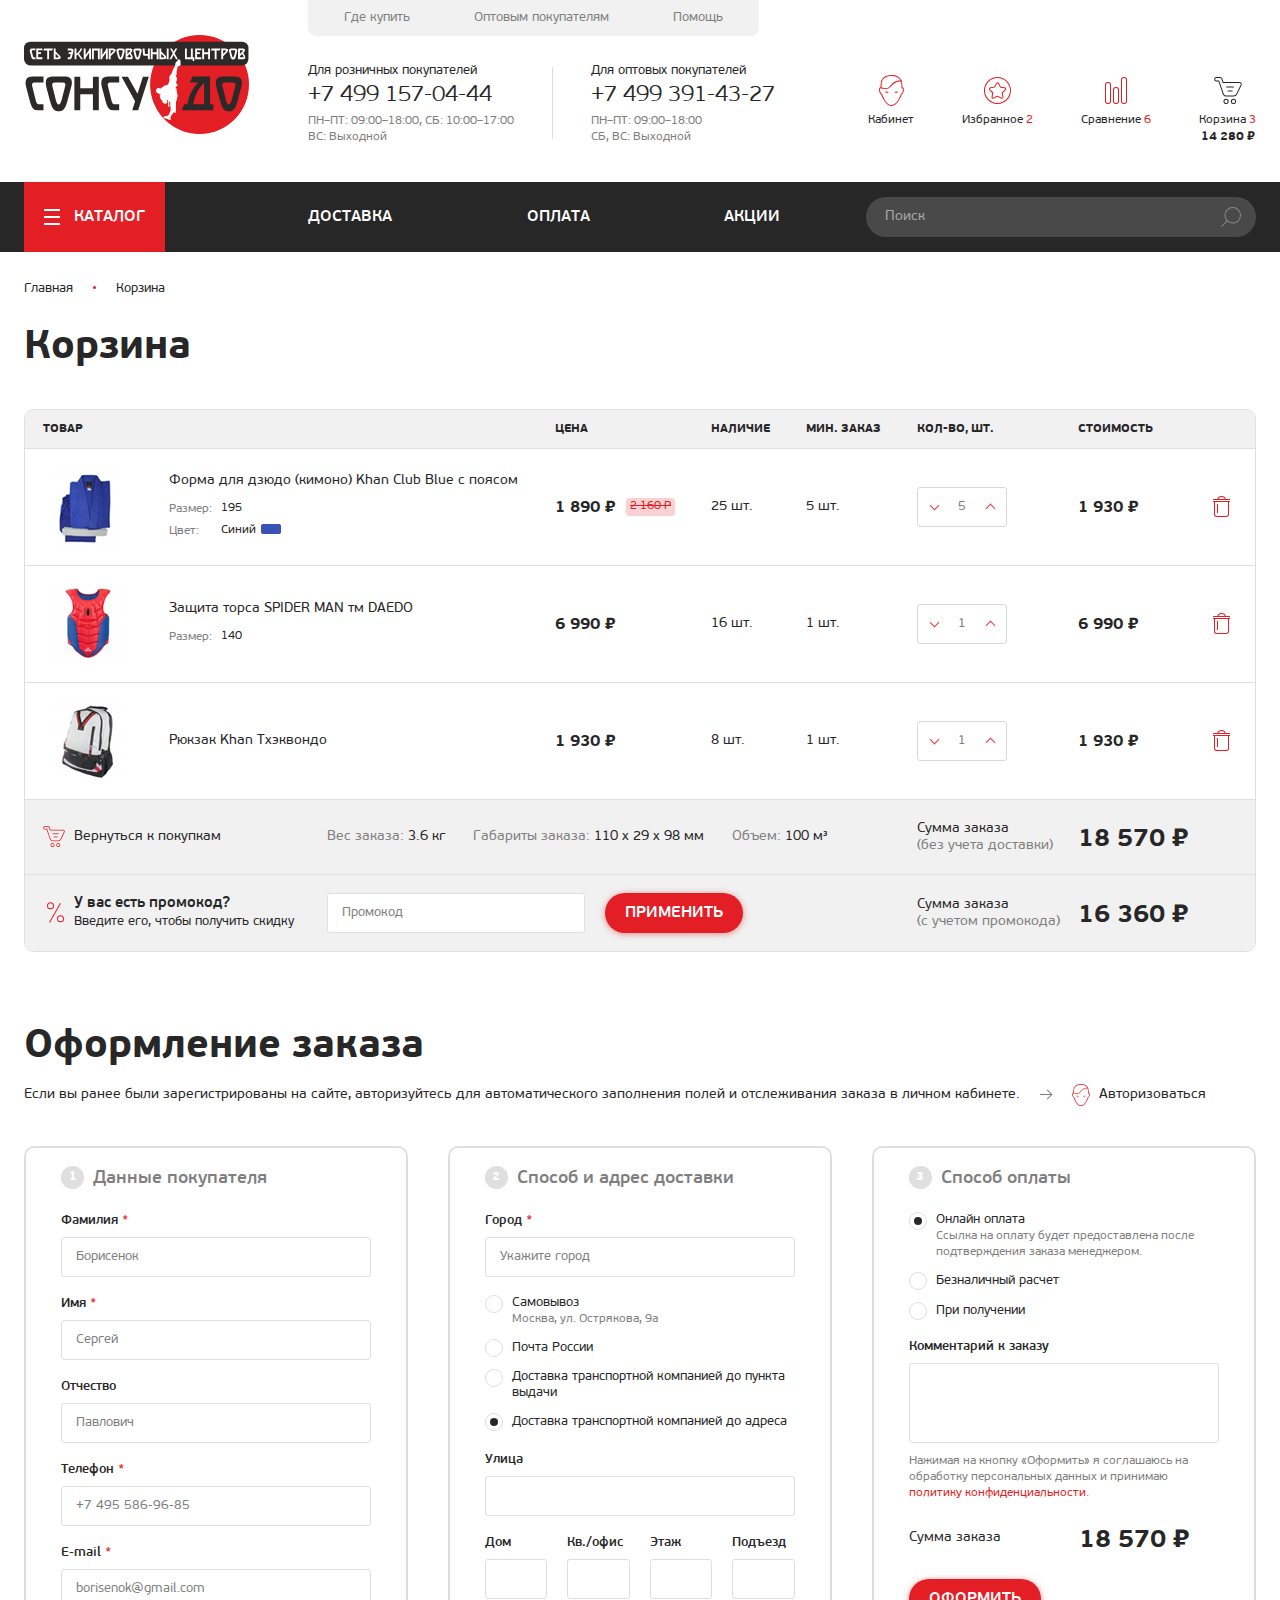
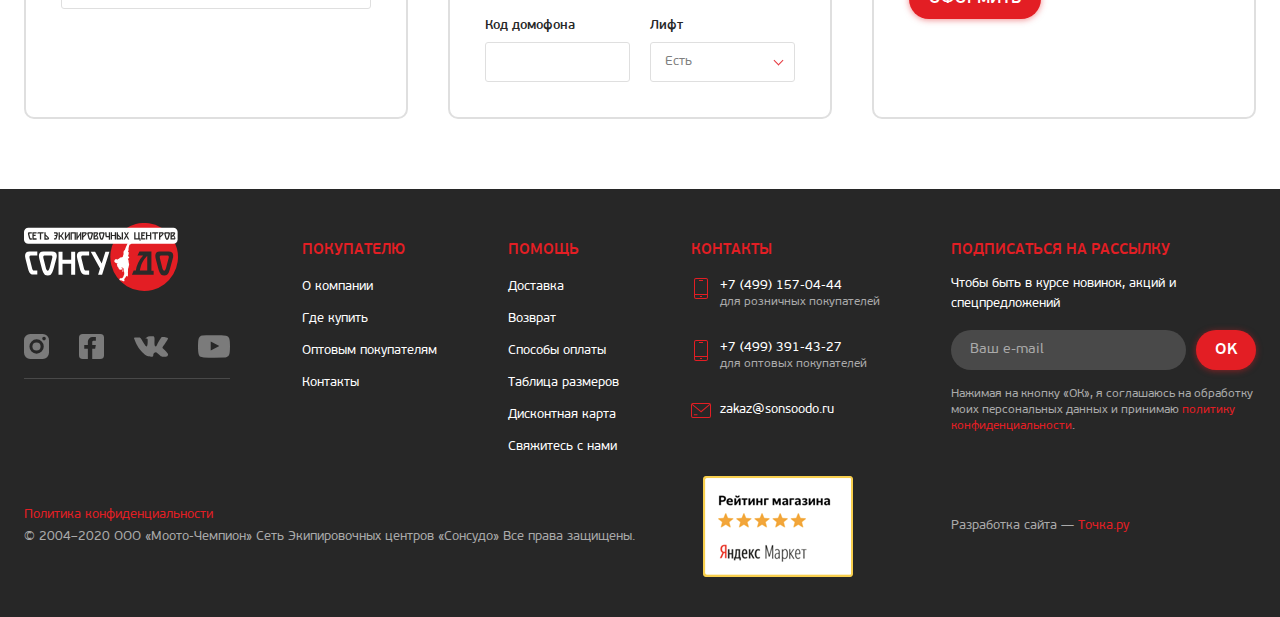
<file: cart.html>
<!DOCTYPE html>
<html lang="ru">
	<head>
		<meta http-equiv="Content-Type" content="text/html; charset=utf-8">

		<!-- Адаптирование страницы для мобильных устройств -->
		<meta name="viewport" content="width=device-width, initial-scale=1, maximum-scale=1">

		<!-- Запрет распознования номера телефона -->
		<meta name="format-detection" content="telephone=no">
		<meta name="SKYPE_TOOLBAR" content ="SKYPE_TOOLBAR_PARSER_COMPATIBLE">

		<!-- Заголовок страницы -->
		<title>Заголовок страницы</title>

		<!-- Данное значение часто используют(использовали) поисковые системы -->
		<meta name="description" content="">
		<meta name="keywords" content="">

		<!-- Традиционная иконка сайта, размер 16x16, прозрачность поддерживается. Рекомендуемый формат: .ico или .png -->
		<link rel="shortcut icon" href="images/favicon.png">

		<!-- Изменение цвета панели моб. браузера -->
		<meta name="msapplication-TileColor" content="#e31e24">
		<meta name="theme-color" content="#e31e24">

		<!-- Подключение файлов стилей -->
		<link rel="stylesheet" href="https://unpkg.com/swiper/swiper-bundle.min.css">
		<link rel="stylesheet" href="css/swiper.css">
		<link rel="stylesheet" href="css/ion.rangeSlider.css">
		<link rel="stylesheet" href="css/fancybox.css">
		<link rel="stylesheet" href="css/styles.css">

		<link rel="stylesheet" href="css/response_1279.css" media="print, (max-width: 1279px)">
		<link rel="stylesheet" href="css/response_1023.css" media="print, (max-width: 1023px)">
		<link rel="stylesheet" href="css/response_767.css" media="print, (max-width: 767px)">
		<link rel="stylesheet" href="css/response_479.css" media="(max-width: 479px)">
	</head>

	<body>
		<div class="wrap">
			<div class="main">
				<header>
					<button class="close"></button>

					<div class="mob_scroll">
						<div class="info">
							<div class="cont row">
								<a href="/" class="logo">
									<img src="images/logo.svg" alt="">
								</a>

								<div class="data">
									<div class="row">
										<div class="links">
											<div><a href="/">Где купить</a></div>
											<div><a href="/">Оптовым покупателям</a></div>
											<div><a href="/">Помощь</a></div>
										</div>
									</div>

									<div class="row">
										<div class="contacts">
											<div>Для розничных покупателей</div>

											<div class="phone">
												<a href="tel:+74991570444">+7 499 157-04-44</a>
											</div>

											<div class="time">ПН–ПТ: 09:00–18:00, СБ: 10:00–17:00<br> ВС: Выходной</div>
										</div>

										<div class="sep"></div>

										<div class="contacts">
											<div>Для оптовых покупателей</div>

											<div class="phone">
												<a href="tel:+74993914327">+7 499 391-43-27</a>
											</div>

											<div class="time">ПН–ПТ: 09:00–18:00<br> СБ, ВС: Выходной</div>
										</div>

										<div class="btns">
											<div class="account">
												<button class="link modal_link" data-content="#login_modal">
													<div class="icon">
														<svg><use xlink:href="images/sprite.svg#ic_account"></use></svg>
													</div>
													<div>Кабинет</div>
												</button>
											</div>

											<div class="favorite">
												<a href="/" class="link">
													<div class="icon">
														<svg><use xlink:href="images/sprite.svg#ic_favorite"></use></svg>
													</div>
													<div>Избранное <span>2</span></div>
												</a>
											</div>

											<div class="compare">
												<a href="/" class="link">
													<div class="icon">
														<svg><use xlink:href="images/sprite.svg#ic_compare"></use></svg>
													</div>
													<div>Сравнение <span>6</span></div>
												</a>
											</div>

											<div class="cart">
												<a class="link active">
													<div class="icon">
														<svg><use xlink:href="images/sprite.svg#ic_cart"></use></svg>
													</div>
													<div>Корзина <span>3</span></div>
													<div class="price">14 280 <span class="currency">%</span></div>
												</a>
											</div>
										</div>
									</div>
								</div>
							</div>
						</div>


						<div class="bottom">
							<div class="cont row">
								<div class="catalog modal_cont">
									<button class="btn mini_modal_btn mouseover" data-modal-id="#catalog_modal">
										<div class="icon"></div>
										<span>КАТАЛОГ</span>
									</button>

									<div class="mini_modal" id="catalog_modal">
										<div class="row">
											<div class="col">
												<div class="title">
													<a href="/">УНИФОРМА</a>
												</div>

												<div class="list">
													<div><a href="/">Дзюдо</a></div>
													<div><a href="/">Каратэ</a></div>
													<div><a href="/">Кикбоксинг</a></div>
													<div><a href="/">ММА</a></div>
													<div><a href="/">Самбо</a></div>
													<div><a href="/">Таэквон-до ИТФ</a></div>
													<div><a href="/">Тхэквондо ВТФ</a></div>
													<div><a href="/">Ушу</a></div>
													<div><a href="/">Хапкидо</a></div>
												</div>
											</div>

											<div class="col">
												<div class="title">
													<a href="/">ЗАЩИТА</a>
												</div>

												<div class="list">
													<div><a href="/">Защита Торса</a></div>
													<div><a href="/">Шлема, маски</a></div>
													<div><a href="/">Защита предплечья</a></div>
													<div><a href="/">Защита голени</a></div>
													<div><a href="/">Защита голени и стопы</a></div>
													<div><a href="/">Перчатки, накладки на кисть</a></div>
													<div><a href="/">Защита стопы (футы)</a></div>
													<div><a href="/">Защита Паха</a></div>
													<div><a href="/">Защита колена, голеностопа</a></div>
													<div><a href="/">Защита челюсти, капы</a></div>
												</div>
											</div>

											<div class="col">
												<div class="title">
													<a href="/">СПОРТИВНЫЙ ИНВЕНТАРЬ</a>
												</div>

												<div class="list">
													<div><a href="/">Инвентарь для соревнований</a></div>
													<div><a href="/">Водоналивные груши, манекены</a></div>
													<div><a href="/">Груши, мешки</a></div>
													<div><a href="/">Доски для разбивания</a></div>
													<div><a href="/">Лапы, ракетки, макивары</a></div>
													<div><a href="/">Напольное покрытие Татами</a></div>
													<div><a href="/">Тренировочный инвентарь</a></div>
												</div>
											</div>

											<div class="col">
												<div class="title">
													<a href="/">АКСЕССУАРЫ</a>
												</div>

												<div class="list">
													<div><a href="/">Сумки</a></div>
													<div><a href="/">Бирки для сумок</a></div>
													<div><a href="/">Браслеты</a></div>
													<div><a href="/">Атрибутика</a></div>
													<div><a href="/">Брелки</a></div>
													<div><a href="/">Значки</a></div>
													<div><a href="/">Кружки</a></div>
													<div><a href="/">Постеры, наклейки</a></div>
													<div><a href="/">Статуэтки</a></div>
													<div><a href="/">Сувениры</a></div>
												</div>
											</div>

											<div class="col">
												<div class="title">
													<a href="/">СПОРТИВНАЯ МЕДИЦИНА</a>
												</div>

												<div class="list">
													<div><a href="/">Спрей, хладоген</a></div>
													<div><a href="/">Суппорты</a></div>
												</div>
											</div>

											<div class="col">
												<div class="title">
													<a href="/">ОБУВЬ СПОРТИВНАЯ</a>
												</div>

												<div class="list">
													<div><a href="/">Борцовки, самбовки</a></div>
													<div><a href="/">Стэпки, тапочки</a></div>
												</div>
											</div>

											<div class="col">
												<div class="title">
													<a href="/">ПОЯСА ДЛЯ ЕДИНОБОРСТВ</a>
												</div>

												<div class="list">
													<div><a href="/">Цветные</a></div>
													<div><a href="/">Черные, пум</a></div>
												</div>
											</div>

											<div class="col">
												<div class="title">
													<a href="/">ОДЕЖДА</a>
												</div>

												<div class="list">
													<div><a href="/">Костюмы</a></div>
													<div><a href="/">Футболки, толстовки, майки, топы</a></div>
												</div>
											</div>
										</div>

										<div class="bottom_links">
											<div class="row">
												<div><a href="/">Daedo Marvel</a></div>
												<div><a href="/">Электронное судейство PSS</a></div>

												<div><a href="/">
													<span>Распродажа</span>
													<img src="images/ic_percents.svg" alt="" class="icon">
												</a></div>
											</div>
										</div>
									</div>
								</div>

								<nav class="menu row">
									<div class="item">
										<a href="/">ДОСТАВКА</a>
									</div>

									<div class="item">
										<a href="/">ОПЛАТА</a>
									</div>

									<div class="item">
										<a href="/">АКЦИИ</a>
									</div>
								</nav>

								<div class="search">
									<form action="">
										<input type="text" name="" value="" class="input" placeholder="Поиск">

										<button type="submit" class="submit_btn">
											<svg class="icon"><use xlink:href="images/sprite.svg#ic_search"></use></svg>
										</button>
									</form>
								</div>
							</div>
						</div>
					</div>
				</header>


				<section class="mob_header">
					<div class="cont">
						<a href="/" class="logo">
							<img src="images/logo.svg" alt="">
						</a>

						<div class="contacts">
							<div class="item">
								<div>Для розничных покупателей</div>

								<div class="phone">
									<a href="tel:+74991570444">+7 499 157-04-44</a>
								</div>
							</div>

							<div class="item">
								<div>Для оптовых покупателей</div>

								<div class="phone">
									<a href="tel:+74993914327">+7 499 391-43-27</a>
								</div>
							</div>
						</div>

						<div class="btns">
							<button class="mob_menu_btn">
								<span></span>
							</button>
							
							<div class="account">
								<button class="link modal_link" data-content="#login_modal">
									<div class="icon">
										<svg><use xlink:href="images/sprite.svg#ic_account"></use></svg>
									</div>
								</button>
							</div>

							<div class="favorite">
								<a href="/" class="link">
									<div class="icon">
										<svg><use xlink:href="images/sprite.svg#ic_favorite"></use></svg>
									</div>
									<div class="count">2</div>
								</a>
							</div>

							<div class="compare">
								<a href="/" class="link">
									<div class="icon">
										<svg><use xlink:href="images/sprite.svg#ic_compare"></use></svg>
									</div>
									<div class="count">6</div>
								</a>
							</div>

							<div class="cart">
								<a href="/" class="link">
									<div class="icon">
										<svg><use xlink:href="images/sprite.svg#ic_cart"></use></svg>
									</div>
									<div class="count">3</div>
								</a>
							</div>
						</div>
					</div>

					<div class="search">
						<form action="">
							<input type="text" name="" value="" class="input" placeholder="Поиск">

							<button type="submit" class="submit_btn">
								<svg class="icon"><use xlink:href="images/sprite.svg#ic_search"></use></svg>
							</button>
						</form>
					</div>
				</section>


				<section class="page_head">
					<div class="cont">
						<div class="breadcrumbs">
							<a href="/">Главная</a> <span class="sep"></span>
							<span class="current">Корзина</span>
						</div>

						<h1 class="page_title">Корзина</h1>
					</div>
				</section>


				<section class="cart_info block">
					<div class="cont">
						<div class="table_wrap">
							<table>
								<thead>
									<tr>
										<th colspan="2">ТОВАР</th>
										<th>ЦЕНА</th>
										<th>НАЛИЧИЕ</th>
										<th>МИН. ЗАКАЗ</th>
										<th>КОЛ-ВО, ШТ.</th>
										<th>СТОИМОСТЬ</th>
										<th></th>
									</tr>
								</thead>

								<tbody>
									<tr>
										<td class="thumb">
											<a href="/">
												<img data-src="images/tmp/cart_product_thumb.jpg" alt="" class="lozad">
											</a>
										</td>

										<td class="info">
											<div class="product_name">
												<a href="/">Форма для дзюдо (кимоно) Khan Club Blue с поясом</a>
											</div>

											<div class="options">
												<div>
													<div class="name">Размер:</div>
													<div class="val">195</div>
												</div>

												<div>
													<div class="name">Цвет:</div>
													<div class="val">
														<span>Синий</span>
														<img src="images/tmp/ic_product_color.png" alt="">
													</div>
												</div>
											</div>
										</td>

										<td class="price" data-column="ЦЕНА">
											<div>1 890 <span class="currency">%</span></div>
											<div class="old">2 160 Р</div>
										</td>

										<td class="status" data-column="НАЛИЧИЕ">25 шт.</td>

										<td class="minimum" data-column="МИН. ЗАКАЗ">5 шт.</td>

										<td class="amount" data-column="КОЛ-ВО, ШТ.">
											<div>
												<button type="button" class="minus"></button>

												<input type="text" value="5" class="input"
												  data-minimum="5" data-maximum="999" data-step="1" data-unit="" maxlength="3">

												<button type="button" class="plus"></button>
											</div>
										</td>

										<td class="price" data-column="СТОИМОСТЬ">
											<div>1 930 <span class="currency">%</span></div>
										</td>

										<td class="delete">
											<button class="btn">
												<svg class="icon"><use xlink:href="images/sprite.svg#ic_delete"></use></svg>
											</button>
										</td>
									</tr>


									<tr>
										<td class="thumb">
											<a href="/">
												<img data-src="images/tmp/cart_product_thumb2.jpg" alt="" class="lozad">
											</a>
										</td>

										<td class="info">
											<div class="product_name">
												<a href="/">Защита торса SPIDER MAN тм DAEDO</a>
											</div>

											<div class="options">
												<div>
													<div class="name">Размер:</div>
													<div class="val">140</div>
												</div>
											</div>
										</td>

										<td class="price" data-column="ЦЕНА">
											<div>6 990 <span class="currency">%</span></div>
										</td>

										<td class="status" data-column="НАЛИЧИЕ">16 шт.</td>

										<td class="minimum" data-column="МИН. ЗАКАЗ">1 шт.</td>

										<td class="amount" data-column="КОЛ-ВО, ШТ.">
											<div>
												<button type="button" class="minus"></button>

												<input type="text" value="1" class="input"
												  data-minimum="1" data-maximum="999" data-step="1" data-unit="" maxlength="3">

												<button type="button" class="plus"></button>
											</div>
										</td>

										<td class="price" data-column="СТОИМОСТЬ">
											<div>6 990 <span class="currency">%</span></div>
										</td>

										<td class="delete">
											<button class="btn">
												<svg class="icon"><use xlink:href="images/sprite.svg#ic_delete"></use></svg>
											</button>
										</td>
									</tr>


									<tr>
										<td class="thumb">
											<a href="/">
												<img data-src="images/tmp/cart_product_thumb3.jpg" alt="" class="lozad">
											</a>
										</td>

										<td class="info">
											<div class="product_name">
												<a href="/">Рюкзак Khan Тхэквондо</a>
											</div>
										</td>

										<td class="price" data-column="ЦЕНА">
											<div>1 930 <span class="currency">%</span></div>
										</td>

										<td class="status" data-column="НАЛИЧИЕ">8 шт.</td>

										<td class="minimum" data-column="МИН. ЗАКАЗ">1 шт.</td>

										<td class="amount" data-column="КОЛ-ВО, ШТ.">
											<div>
												<button type="button" class="minus"></button>

												<input type="text" value="1" class="input"
												  data-minimum="1" data-maximum="999" data-step="1" data-unit="" maxlength="3">

												<button type="button" class="plus"></button>
											</div>
										</td>

										<td class="price" data-column="СТОИМОСТЬ">
											<div>1 930 <span class="currency">%</span></div>
										</td>

										<td class="delete">
											<button class="btn">
												<svg class="icon"><use xlink:href="images/sprite.svg#ic_delete"></use></svg>
											</button>
										</td>
									</tr>
								</tbody>

								<tfoot>
									<tr>
										<td colspan="5">
											<div class="row">
												<div class="back_link">
													<a href="/">
														<svg class="icon"><use xlink:href="images/sprite.svg#ic_cart"></use></svg>
														<span>Вернуться к покупкам</span>
													</a>
												</div>

												<div class="order_weight">Вес заказа: <span>3.6 кг</span></div>
												<div class="order_dimensions">Габариты заказа: <span>110 х 29 х 98 мм</span></div>
												<div class="order_volume">Объем: <span>100 м<sup>³</sup></span></div>
											</div>
										</td>

										<td class="price_text">
											Сумма заказа <span>(без учета доставки)</span>
										</td>

										<td class="total_price">
											<div>18 570 <span class="currency">%</span></div>
										</td>

										<td></td>
									</tr>


									<tr>
										<td colspan="5">
											<div class="promocode">
												<div class="info">
													<svg class="icon"><use xlink:href="images/sprite.svg#ic_percents"></use></svg>
													<div><b>У вас есть промокод?</b></div>
													<div>Введите его, чтобы получить скидку</div>
												</div>

												<form action="" class="form">
													<input type="text" name="" value="" class="input" placeholder="Промокод">

													<button type="submit" class="submit_btn">ПРИМЕНИТЬ</button>
												</form>
											</div>
										</td>

										<td class="price_text">
											Сумма заказа <span>(с учетом промокода)</span>
										</td>

										<td class="total_price">
											<div>16 360 <span class="currency">%</span></div>
										</td>

										<td></td>
									</tr>
								</tfoot>
							</table>
						</div>
					</div>
				</section>


				<section class="checkout_info block">
					<div class="cont">
						<div class="block_head">
							<div class="title">Оформление заказа</div>

							<div class="desc">
								<div class="text">Если вы ранее были зарегистрированы на сайте, авторизуйтесь для автоматического заполнения полей и отслеживания заказа в личном кабинете.</div>

								<div class="arrow"></div>

								<button class="login_btn">
									<svg class="icon"><use xlink:href="images/sprite.svg#ic_account"></use></svg>
									<span>Авторизоваться</span>
								</button>
							</div>
						</div>


						<form action="" class="form">
							<div class="col">
								<div class="title">Данные покупателя</div>

								<div class="line">
									<div class="label">Фамилия <span class="required">*</span></div>

									<div class="field">
										<input type="text" name="" value="" class="input" placeholder="Борисенок">
									</div>
								</div>

								<div class="line">
									<div class="label">Имя <span class="required">*</span></div>

									<div class="field">
										<input type="text" name="" value="" class="input" placeholder="Сергей">
									</div>
								</div>

								<div class="line">
									<div class="label">Отчество</div>

									<div class="field">
										<input type="text" name="" value="" class="input" placeholder="Павлович">
									</div>
								</div>

								<div class="line">
									<div class="label">Телефон <span class="required">*</span></div>

									<div class="field">
										<input type="tel" name="" value="" class="input" placeholder="+7 495 586-96-85">
									</div>
								</div>

								<div class="line">
									<div class="label">E-mail <span class="required">*</span></div>

									<div class="field">
										<input type="email" name="" value="" class="input" placeholder="borisenok@gmail.com">
									</div>
								</div>
							</div>


							<div class="col">
								<div class="title">Способ и адрес доставки</div>

								<div class="line">
									<div class="label">Город <span class="required">*</span></div>

									<div class="field">
										<input type="text" name="" value="" class="input" placeholder="Укажите город">
									</div>
								</div>

								<div class="line delivery_methods">
									<div class="field">
										<input type="radio" name="delivery_method" id="delivery_method1">
										<label for="delivery_method1">
											<div class="name">Самовывоз</div>
											<div class="desc">Москва, ул. Острякова, 9а</div>
										</label>
									</div>

									<div class="field">
										<input type="radio" name="delivery_method" id="delivery_method2">
										<label for="delivery_method2">
											<div class="name">Почта России</div>
										</label>
									</div>

									<div class="field">
										<input type="radio" name="delivery_method" id="delivery_method3">
										<label for="delivery_method3">
											<div class="name">Доставка транспортной компанией до пункта выдачи</div>
										</label>
									</div>

									<div class="field">
										<input type="radio" name="delivery_method" id="delivery_method4" checked>
										<label for="delivery_method4">
											<div class="name">Доставка транспортной компанией до адреса</div>
										</label>

										<div class="method_info">
											<div class="line">
												<div class="label">Улица</div>

												<div class="field">
													<input type="text" name="" value="" class="input">
												</div>
											</div>

											<div class="columns row">
												<div class="line width1of4">
													<div class="label">Дом</div>

													<div class="field">
														<input type="text" name="" value="" class="input">
													</div>
												</div>

												<div class="line width1of4">
													<div class="label">Кв./офис</div>

													<div class="field">
														<input type="text" name="" value="" class="input">
													</div>
												</div>

												<div class="line width1of4">
													<div class="label">Этаж</div>

													<div class="field">
														<input type="text" name="" value="" class="input">
													</div>
												</div>

												<div class="line width1of4">
													<div class="label">Подъезд</div>

													<div class="field">
														<input type="text" name="" value="" class="input">
													</div>
												</div>

												<div class="line">
													<div class="label">Код домофона</div>

													<div class="field">
														<input type="text" name="" value="" class="input">
													</div>
												</div>

												<div class="line">
													<div class="label">Лифт</div>

													<div class="field">
														<select name="">
															<option value="1" selected>Есть</option>
															<option value="0">Нет</option>
														</select>
													</div>
												</div>
											</div>
										</div>
									</div>
								</div>
							</div>


							<div class="col">
								<div class="title">Способ оплаты</div>

								<div class="line payment_methods">
									<div class="field">
										<input type="radio" name="payment_method" id="payment_method1" checked>
										<label for="payment_method1">
											<div class="name">Онлайн оплата</div>
											<div class="desc">Ссылка на оплату будет предоставлена после подтверждения заказа менеджером.</div>
										</label>
									</div>

									<div class="field">
										<input type="radio" name="payment_method" id="payment_method2">
										<label for="payment_method2">
											<div class="name">Безналичный расчет</div>
										</label>
									</div>

									<div class="field">
										<input type="radio" name="payment_method" id="payment_method3">
										<label for="payment_method3">
											<div class="name">При получении</div>
										</label>
									</div>
								</div>

								<div class="line">
									<div class="label">Комментарий к заказу</div>

									<div class="field">
										<textarea name=""></textarea>
									</div>
								</div>

								<div class="line agree">
									Нажимая на кнопку «Оформить» я соглашаюсь на обработку персональных данных и принимаю <a href="/" target="_blank">политику конфиденциальности</a>.
								</div>

								<div class="line total_price">
									<div class="name">Сумма заказа</div>
									<div class="val">18 570 <span class="currency">%</span></div>
								</div>

								<div class="submit">
									<button type="submit" class="submit_btn">ОФОРМИТЬ</button>
								</div>
							</div>
						</form>
					</div>
				</section>
			</div>


			<footer>
				<div class="info">
					<div class="cont row">
						<div class="col_left">
							<div class="logo">
								<img src="images/logo2.svg" alt="">
							</div>

							<div class="socials">
								<a href="/" target="_blank" rel="noopener nofollow" class="instagram_link">
									<svg class="icon"><use xlink:href="images/sprite.svg#ic_instagram"></use></svg>
								</a>

								<a href="/" target="_blank" rel="noopener nofollow" class="facebook_link">
									<svg class="icon"><use xlink:href="images/sprite.svg#ic_facebook"></use></svg>
								</a>

								<a href="/" target="_blank" rel="noopener nofollow" class="vkontakte_link">
									<svg class="icon"><use xlink:href="images/sprite.svg#ic_vkontakte"></use></svg>
								</a>

								<a href="/" target="_blank" rel="noopener nofollow" class="youtube_link">
									<svg class="icon"><use xlink:href="images/sprite.svg#ic_youtube"></use></svg>
								</a>
							</div>
						</div>


						<div class="links">
							<div class="title">ПОКУПАТЕЛЮ</div>

							<div class="items">
								<div><a href="/">О компании</a></div>
								<div><a href="/">Где купить</a></div>
								<div><a href="/">Оптовым покупателям</a></div>
								<div><a href="/">Контакты</a></div>
							</div>
						</div>


						<div class="links">
							<div class="title">ПОМОЩЬ</div>

							<div class="items">
								<div><a href="/">Доставка</a></div>
								<div><a href="/">Возврат</a></div>
								<div><a href="/">Способы оплаты</a></div>
								<div><a href="/">Таблица размеров</a></div>
								<div><a href="/">Дисконтная карта</a></div>
								<div><a href="/">Свяжитесь с нами</a></div>
							</div>
						</div>


						<div class="contacts">
							<div class="title">КОНТАКТЫ</div>

							<div class="items">
								<div class="phone">
									<svg class="icon"><use xlink:href="images/sprite.svg#ic_phone"></use></svg>
									<div>
										<a href="tel:+74991570444">+7 (499) 157-04-44</a>
										<div class="exp">для розничных покупателей</div>
									</div>
								</div>

								<div class="phone">
									<svg class="icon"><use xlink:href="images/sprite.svg#ic_phone"></use></svg>
									<div>
										<a href="tel:+74993914327">+7 (499) 391-43-27</a>
										<div class="exp">для оптовых покупателей</div>
									</div>
								</div>

								<div class="email">
									<svg class="icon"><use xlink:href="images/sprite.svg#ic_email"></use></svg>
									<div>
										<a href="mailto:zakaz@sonsoodo.ru">zakaz@sonsoodo.ru</a>
									</div>
								</div>
							</div>

							<div class="socials">
								<a href="/" target="_blank" rel="noopener nofollow" class="instagram_link">
									<svg class="icon"><use xlink:href="images/sprite.svg#ic_instagram"></use></svg>
								</a>

								<a href="/" target="_blank" rel="noopener nofollow" class="facebook_link">
									<svg class="icon"><use xlink:href="images/sprite.svg#ic_facebook"></use></svg>
								</a>

								<a href="/" target="_blank" rel="noopener nofollow" class="vkontakte_link">
									<svg class="icon"><use xlink:href="images/sprite.svg#ic_vkontakte"></use></svg>
								</a>

								<a href="/" target="_blank" rel="noopener nofollow" class="youtube_link">
									<svg class="icon"><use xlink:href="images/sprite.svg#ic_youtube"></use></svg>
								</a>
							</div>
						</div>


						<div class="subscribe">
							<div class="title">ПОДПИСАТЬСЯ НА РАССЫЛКУ</div>

							<div class="desc">Чтобы быть в курсе новинок, акций и спецпредложений</div>

							<form action="">
								<input type="email" name="" value="" class="input" placeholder="Ваш e-mail">

								<button type="submit" class="submit_btn">OK</button>

								<div class="agree">Нажимая на кнопку «ОК», я соглашаюсь на обработку моих персональных данных и принимаю <a href="/" target="_blank">политику конфиденциальности</a>.</div>
							</form>
						</div>
					</div>
				</div>


				<div class="bottom">
					<div class="cont row">
						<div class="col_left">
							<div class="privacy_policy_link">
								<a href="/">Политика конфиденциальности</a>
							</div>

							<div class="copyright">&copy; 2004–2020 ООО «Моото-Чемпион» Сеть Экипировочных центров «Сонсудо» Все права защищены.</div>
						</div>

						<div class="ya_rating">
							<img src="images/tmp/ya_rating.png" alt="">
						</div>

						<div class="creator">
							<a href="/" target="_blank" rel="noopener">Разработка сайта — <span>Точка.ру</span></a>
						</div>
					</div>
				</div>
			</footer>


			<div class="buttonUp">
				<button><span></span></button>
			</div>

			<div class="overlay"></div>
		</div>


		<div class="supports_error">
			Ваш браузер устарел рекомендуем обновить его до последней версии<br> или использовать другой более современный.
		</div>


		<section class="modal" id="login_modal">
			<div class="modal_title">Вход</div>

			<div class="modal_data">
				<form action="" class="form custom_submit">
					<div class="line">
						<div class="field">
							<input type="text" name="" value="" class="input" placeholder="Телефон или e-mail">
						</div>
					</div>

					<div class="line">
						<div class="field">
							<input type="password" name="" value="" class="input" placeholder="Пароль">
						</div>
					</div>

					<div class="line recovery">
						<div class="field">
							<button class="link modal_link" data-content="#recovery_modal">Забыли пароль?</button>
						</div>
					</div>


					<div class="submit">
						<button type="submit" class="submit_btn">Войти</button>
					</div>
				</form>


				<div class="links">
					<div>или</div>

					<button class="link modal_link" data-content="#register_modal">Зарегистрироваться</button>
				</div>
			</div>
		</section>


		<section class="modal" id="recovery_modal">
			<div class="modal_title">Восстановление пароля</div>

			<div class="modal_data">
				<form action="" class="form custom_submit">
					<div class="line">
						<div class="field">
							<input type="email" name="" value="" class="input" placeholder="E-mail">
						</div>
					</div>


					<div class="submit">
						<button type="submit" class="submit_btn">Отправить</button>
					</div>
				</form>
			</div>
		</section>


		<section class="modal" id="register_modal">
			<div class="modal_title">Регистрация</div>

			<div class="modal_data">
				<form action="" class="form custom_submit">
					<div class="line">
						<div class="field">
							<input type="text" name="" value="" class="input" placeholder="Ваше имя">
						</div>
					</div>

					<div class="line">
						<div class="field">
							<input type="email" name="" value="" class="input" placeholder="E-mail">
						</div>
					</div>

					<div class="line">
						<div class="field">
							<input type="tel" name="" value="" class="input" placeholder="Телефон">
						</div>
					</div>

					<div class="line">
						<div class="field">
							<input type="password" name="" value="" class="input" placeholder="Пароль">
						</div>
					</div>

					<div class="line">
						<div class="field">
							<input type="password" name="" value="" class="input" placeholder="Пароль еще раз">
						</div>
					</div>

					<div class="line agree">
						<input type="checkbox" name="agree" id="register_agree_check">
						<label for="register_agree_check">
							Нажимая на кнопку, я соглашаюсь на обработку моих персональных данных и принимаю <a href="/" target="_blank">политику конфиденциальности</a>
						</label>
					</div>


					<div class="submit">
						<button type="submit" class="submit_btn">Зарегистрироваться</button>
					</div>
				</form>
			</div>
		</section>


		<section class="modal" id="success_modal">
			<div class="modal_title">Спасибо!</div>

			<div class="text_block">
				<p>Ваше сообщение успешно отправлено. Наш менеджер свяжется с Вами.</p>
			</div>
		</section>


		<section class="modal" id="subscribe_success_modal">
			<div class="modal_title">Вы подписались на рассылку</div>
		</section>


		<!-- Подключение javascript файлов -->
		<script src="js/jquery-3.5.0.min.js"></script>
		<script src="js/lozad.min.js"></script>
		<script src="https://unpkg.com/swiper/swiper-bundle.min.js"></script>
		<script src="js/inputmask.min.js"></script>
		<script src="js/nice-select.js"></script>
		<script src="js/ion.rangeSlider.min.js"></script>
		<script src="js/fancybox.min.js"></script>
		<script src="js/sticky-kit.min.js"></script>
		<script src="js/functions.js"></script>
		<script src="js/scripts.js"></script>
	</body>
</html>
</file>
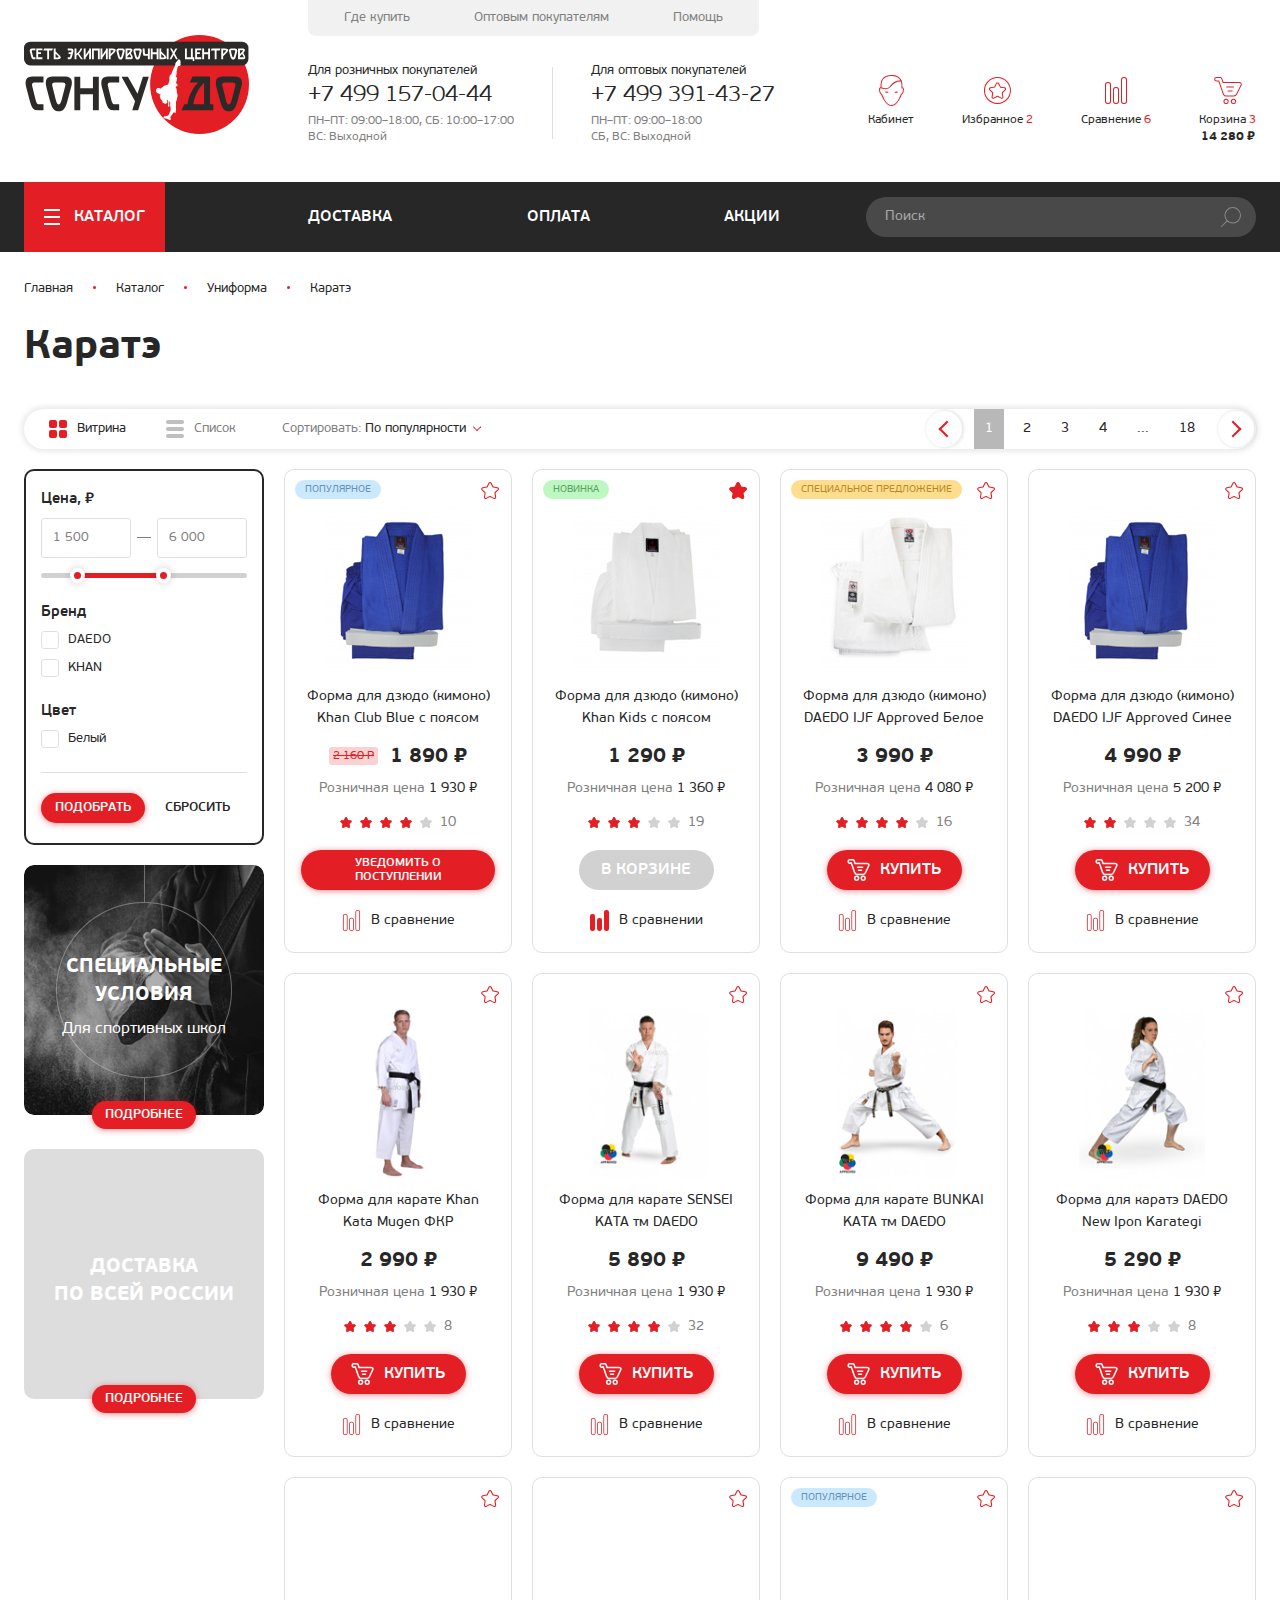
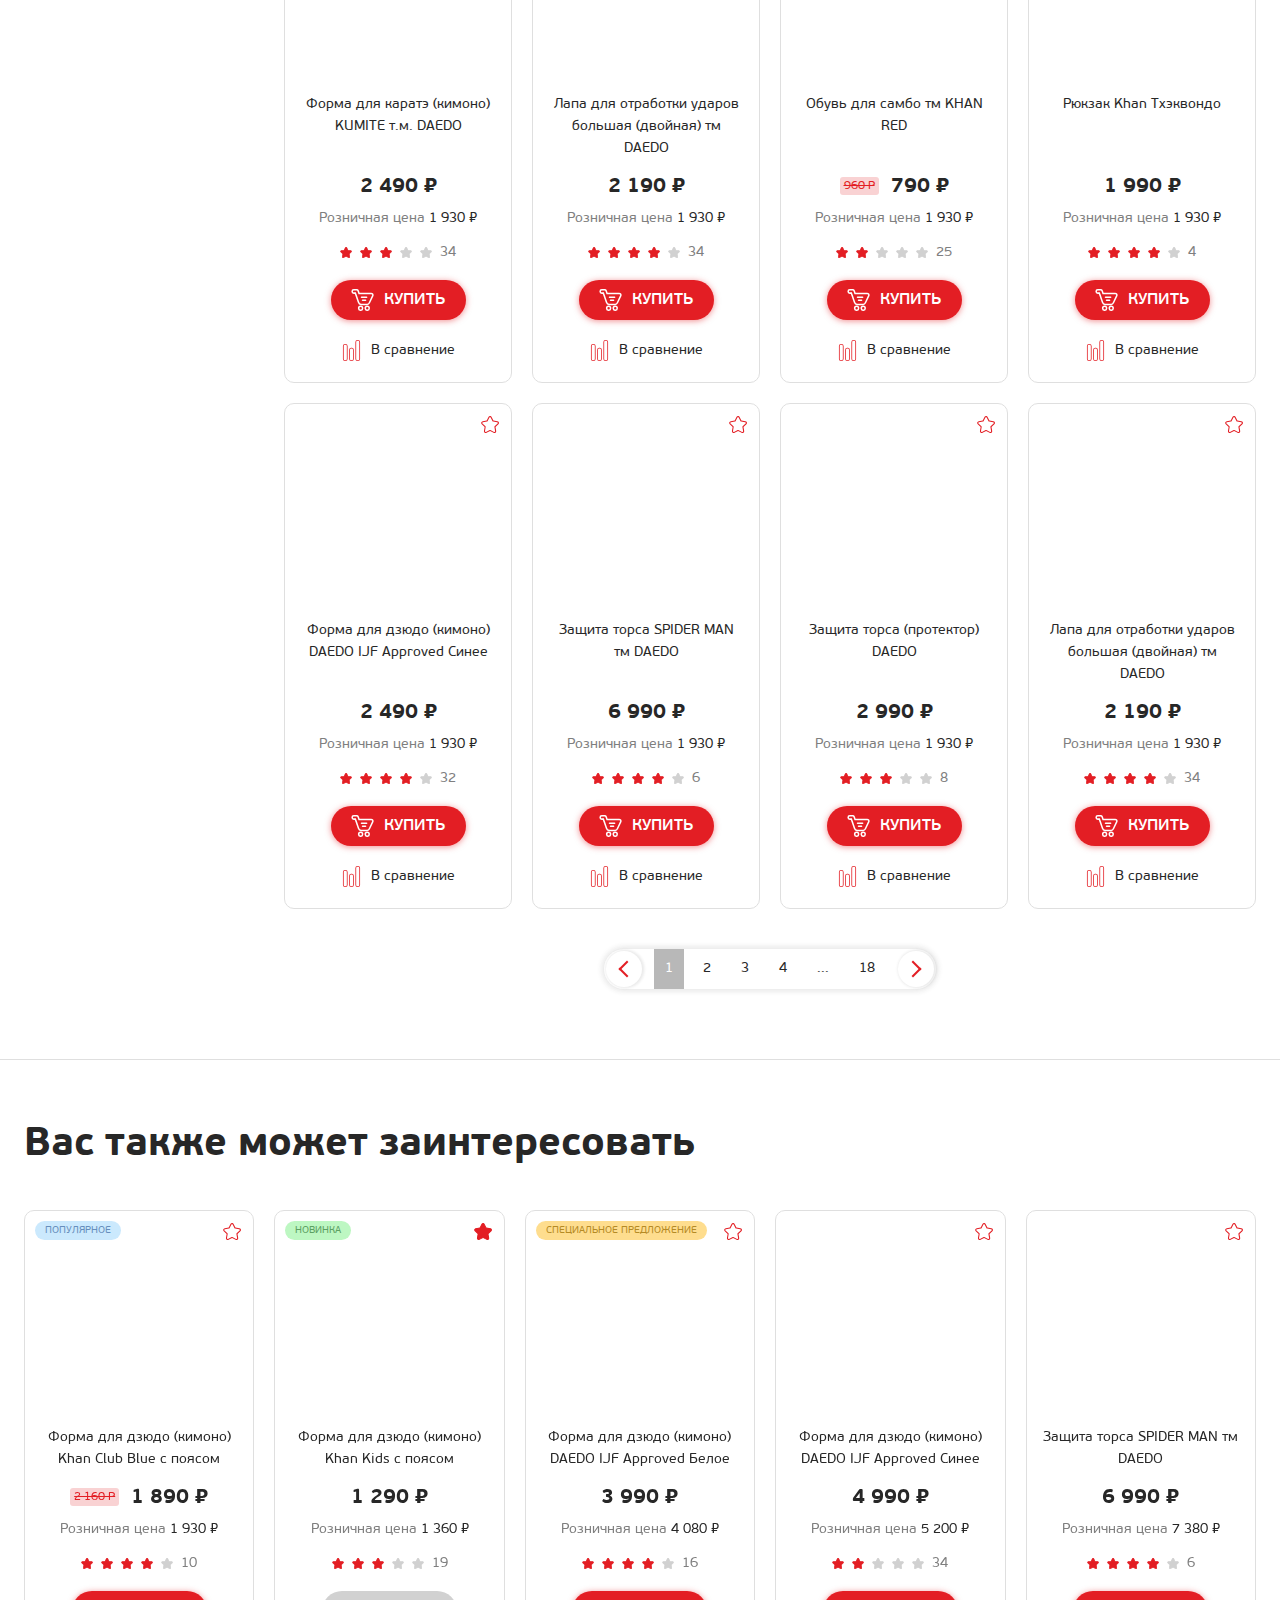
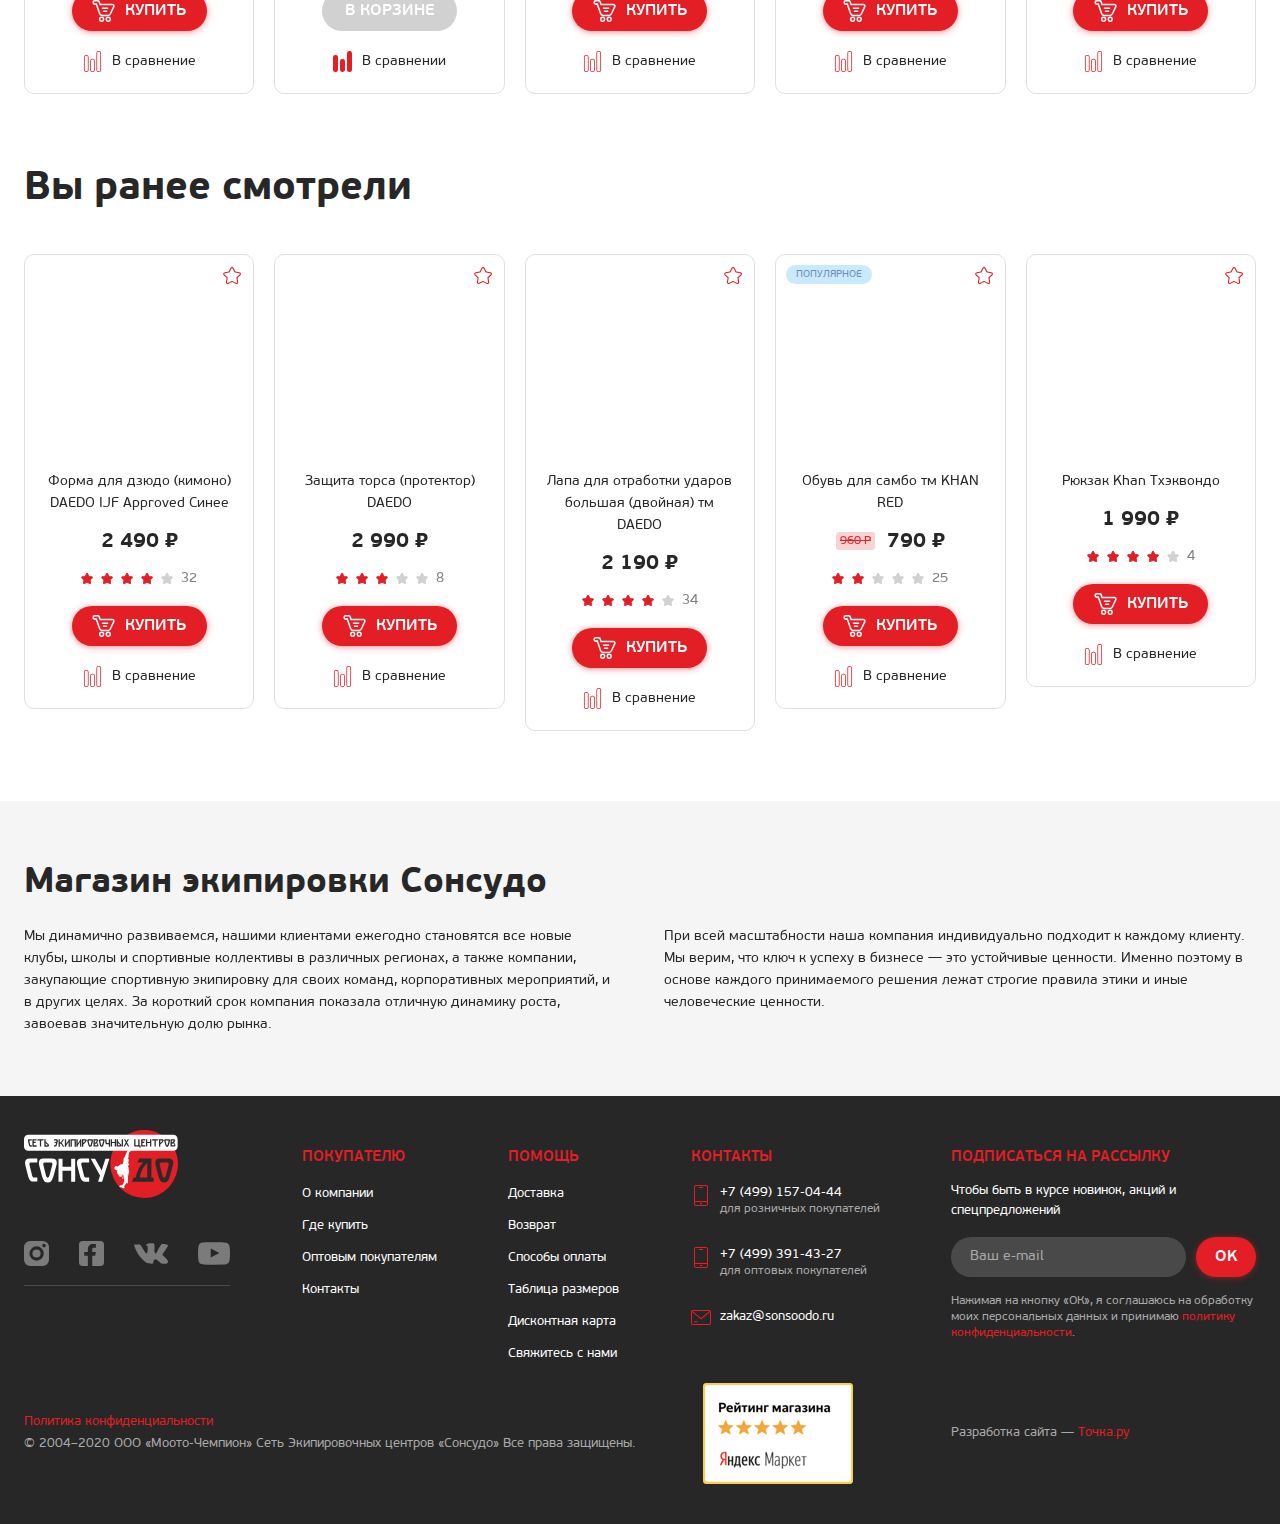
<file: category.html>
<!DOCTYPE html>
<html lang="ru">
	<head>
		<meta http-equiv="Content-Type" content="text/html; charset=utf-8">

		<!-- Адаптирование страницы для мобильных устройств -->
		<meta name="viewport" content="width=device-width, initial-scale=1, maximum-scale=1">

		<!-- Запрет распознования номера телефона -->
		<meta name="format-detection" content="telephone=no">
		<meta name="SKYPE_TOOLBAR" content ="SKYPE_TOOLBAR_PARSER_COMPATIBLE">

		<!-- Заголовок страницы -->
		<title>Заголовок страницы</title>

		<!-- Данное значение часто используют(использовали) поисковые системы -->
		<meta name="description" content="">
		<meta name="keywords" content="">

		<!-- Традиционная иконка сайта, размер 16x16, прозрачность поддерживается. Рекомендуемый формат: .ico или .png -->
		<link rel="shortcut icon" href="images/favicon.png">

		<!-- Изменение цвета панели моб. браузера -->
		<meta name="msapplication-TileColor" content="#e31e24">
		<meta name="theme-color" content="#e31e24">

		<!-- Подключение файлов стилей -->
		<link rel="stylesheet" href="https://unpkg.com/swiper/swiper-bundle.min.css">
		<link rel="stylesheet" href="css/swiper.css">
		<link rel="stylesheet" href="css/ion.rangeSlider.css">
		<link rel="stylesheet" href="css/fancybox.css">
		<link rel="stylesheet" href="css/styles.css">

		<link rel="stylesheet" href="css/response_1279.css" media="print, (max-width: 1279px)">
		<link rel="stylesheet" href="css/response_1023.css" media="print, (max-width: 1023px)">
		<link rel="stylesheet" href="css/response_767.css" media="print, (max-width: 767px)">
		<link rel="stylesheet" href="css/response_479.css" media="(max-width: 479px)">
	</head>

	<body>
		<div class="wrap">
			<div class="main">
				<header>
					<button class="close"></button>

					<div class="mob_scroll">
						<div class="info">
							<div class="cont row">
								<a href="/" class="logo">
									<img src="images/logo.svg" alt="">
								</a>

								<div class="data">
									<div class="row">
										<div class="links">
											<div><a href="/">Где купить</a></div>
											<div><a href="/">Оптовым покупателям</a></div>
											<div><a href="/">Помощь</a></div>
										</div>
									</div>

									<div class="row">
										<div class="contacts">
											<div>Для розничных покупателей</div>

											<div class="phone">
												<a href="tel:+74991570444">+7 499 157-04-44</a>
											</div>

											<div class="time">ПН–ПТ: 09:00–18:00, СБ: 10:00–17:00<br> ВС: Выходной</div>
										</div>

										<div class="sep"></div>

										<div class="contacts">
											<div>Для оптовых покупателей</div>

											<div class="phone">
												<a href="tel:+74993914327">+7 499 391-43-27</a>
											</div>

											<div class="time">ПН–ПТ: 09:00–18:00<br> СБ, ВС: Выходной</div>
										</div>

										<div class="btns">
											<div class="account">
												<button class="link modal_link" data-content="#login_modal">
													<div class="icon">
														<svg><use xlink:href="images/sprite.svg#ic_account"></use></svg>
													</div>
													<div>Кабинет</div>
												</button>
											</div>

											<div class="favorite">
												<a href="/" class="link">
													<div class="icon">
														<svg><use xlink:href="images/sprite.svg#ic_favorite"></use></svg>
													</div>
													<div>Избранное <span>2</span></div>
												</a>
											</div>

											<div class="compare">
												<a href="/" class="link">
													<div class="icon">
														<svg><use xlink:href="images/sprite.svg#ic_compare"></use></svg>
													</div>
													<div>Сравнение <span>6</span></div>
												</a>
											</div>

											<div class="cart">
												<a href="/" class="link">
													<div class="icon">
														<svg><use xlink:href="images/sprite.svg#ic_cart"></use></svg>
													</div>
													<div>Корзина <span>3</span></div>
													<div class="price">14 280 <span class="currency">%</span></div>
												</a>
											</div>
										</div>
									</div>
								</div>
							</div>
						</div>


						<div class="bottom">
							<div class="cont row">
								<div class="catalog modal_cont">
									<button class="btn mini_modal_btn mouseover" data-modal-id="#catalog_modal">
										<div class="icon"></div>
										<span>КАТАЛОГ</span>
									</button>

									<div class="mini_modal" id="catalog_modal">
										<div class="row">
											<div class="col">
												<div class="title">
													<a href="/">УНИФОРМА</a>
												</div>

												<div class="list">
													<div><a href="/">Дзюдо</a></div>
													<div><a href="/">Каратэ</a></div>
													<div><a href="/">Кикбоксинг</a></div>
													<div><a href="/">ММА</a></div>
													<div><a href="/">Самбо</a></div>
													<div><a href="/">Таэквон-до ИТФ</a></div>
													<div><a href="/">Тхэквондо ВТФ</a></div>
													<div><a href="/">Ушу</a></div>
													<div><a href="/">Хапкидо</a></div>
												</div>
											</div>

											<div class="col">
												<div class="title">
													<a href="/">ЗАЩИТА</a>
												</div>

												<div class="list">
													<div><a href="/">Защита Торса</a></div>
													<div><a href="/">Шлема, маски</a></div>
													<div><a href="/">Защита предплечья</a></div>
													<div><a href="/">Защита голени</a></div>
													<div><a href="/">Защита голени и стопы</a></div>
													<div><a href="/">Перчатки, накладки на кисть</a></div>
													<div><a href="/">Защита стопы (футы)</a></div>
													<div><a href="/">Защита Паха</a></div>
													<div><a href="/">Защита колена, голеностопа</a></div>
													<div><a href="/">Защита челюсти, капы</a></div>
												</div>
											</div>

											<div class="col">
												<div class="title">
													<a href="/">СПОРТИВНЫЙ ИНВЕНТАРЬ</a>
												</div>

												<div class="list">
													<div><a href="/">Инвентарь для соревнований</a></div>
													<div><a href="/">Водоналивные груши, манекены</a></div>
													<div><a href="/">Груши, мешки</a></div>
													<div><a href="/">Доски для разбивания</a></div>
													<div><a href="/">Лапы, ракетки, макивары</a></div>
													<div><a href="/">Напольное покрытие Татами</a></div>
													<div><a href="/">Тренировочный инвентарь</a></div>
												</div>
											</div>

											<div class="col">
												<div class="title">
													<a href="/">АКСЕССУАРЫ</a>
												</div>

												<div class="list">
													<div><a href="/">Сумки</a></div>
													<div><a href="/">Бирки для сумок</a></div>
													<div><a href="/">Браслеты</a></div>
													<div><a href="/">Атрибутика</a></div>
													<div><a href="/">Брелки</a></div>
													<div><a href="/">Значки</a></div>
													<div><a href="/">Кружки</a></div>
													<div><a href="/">Постеры, наклейки</a></div>
													<div><a href="/">Статуэтки</a></div>
													<div><a href="/">Сувениры</a></div>
												</div>
											</div>

											<div class="col">
												<div class="title">
													<a href="/">СПОРТИВНАЯ МЕДИЦИНА</a>
												</div>

												<div class="list">
													<div><a href="/">Спрей, хладоген</a></div>
													<div><a href="/">Суппорты</a></div>
												</div>
											</div>

											<div class="col">
												<div class="title">
													<a href="/">ОБУВЬ СПОРТИВНАЯ</a>
												</div>

												<div class="list">
													<div><a href="/">Борцовки, самбовки</a></div>
													<div><a href="/">Стэпки, тапочки</a></div>
												</div>
											</div>

											<div class="col">
												<div class="title">
													<a href="/">ПОЯСА ДЛЯ ЕДИНОБОРСТВ</a>
												</div>

												<div class="list">
													<div><a href="/">Цветные</a></div>
													<div><a href="/">Черные, пум</a></div>
												</div>
											</div>

											<div class="col">
												<div class="title">
													<a href="/">ОДЕЖДА</a>
												</div>

												<div class="list">
													<div><a href="/">Костюмы</a></div>
													<div><a href="/">Футболки, толстовки, майки, топы</a></div>
												</div>
											</div>
										</div>

										<div class="bottom_links">
											<div class="row">
												<div><a href="/">Daedo Marvel</a></div>
												<div><a href="/">Электронное судейство PSS</a></div>

												<div><a href="/">
													<span>Распродажа</span>
													<img src="images/ic_percents.svg" alt="" class="icon">
												</a></div>
											</div>
										</div>
									</div>
								</div>

								<nav class="menu row">
									<div class="item">
										<a href="/">ДОСТАВКА</a>
									</div>

									<div class="item">
										<a href="/">ОПЛАТА</a>
									</div>

									<div class="item">
										<a href="/">АКЦИИ</a>
									</div>
								</nav>

								<div class="search">
									<form action="">
										<input type="text" name="" value="" class="input" placeholder="Поиск">

										<button type="submit" class="submit_btn">
											<svg class="icon"><use xlink:href="images/sprite.svg#ic_search"></use></svg>
										</button>
									</form>
								</div>
							</div>
						</div>
					</div>
				</header>


				<section class="mob_header">
					<div class="cont">
						<a href="/" class="logo">
							<img src="images/logo.svg" alt="">
						</a>

						<div class="contacts">
							<div class="item">
								<div>Для розничных покупателей</div>

								<div class="phone">
									<a href="tel:+74991570444">+7 499 157-04-44</a>
								</div>
							</div>

							<div class="item">
								<div>Для оптовых покупателей</div>

								<div class="phone">
									<a href="tel:+74993914327">+7 499 391-43-27</a>
								</div>
							</div>
						</div>

						<div class="btns">
							<button class="mob_menu_btn">
								<span></span>
							</button>

							<div class="account">
								<button class="link modal_link" data-content="#login_modal">
									<div class="icon">
										<svg><use xlink:href="images/sprite.svg#ic_account"></use></svg>
									</div>
								</button>
							</div>

							<div class="favorite">
								<a href="/" class="link">
									<div class="icon">
										<svg><use xlink:href="images/sprite.svg#ic_favorite"></use></svg>
									</div>
									<div class="count">2</div>
								</a>
							</div>

							<div class="compare">
								<a href="/" class="link">
									<div class="icon">
										<svg><use xlink:href="images/sprite.svg#ic_compare"></use></svg>
									</div>
									<div class="count">6</div>
								</a>
							</div>

							<div class="cart">
								<a href="/" class="link">
									<div class="icon">
										<svg><use xlink:href="images/sprite.svg#ic_cart"></use></svg>
									</div>
									<div class="count">3</div>
								</a>
							</div>
						</div>
					</div>

					<div class="search">
						<form action="">
							<input type="text" name="" value="" class="input" placeholder="Поиск">

							<button type="submit" class="submit_btn">
								<svg class="icon"><use xlink:href="images/sprite.svg#ic_search"></use></svg>
							</button>
						</form>
					</div>
				</section>


				<section class="page_head">
					<div class="cont">
						<div class="breadcrumbs">
							<a href="/">Главная</a> <span class="sep"></span>
							<a href="/">Каталог</a> <span class="sep"></span>
							<a href="/">Униформа</a> <span class="sep"></span>
							<span class="current">Каратэ</span>
						</div>

						<h1 class="page_title">Каратэ</h1>
					</div>
				</section>


				<section class="category_info block content_flex">
					<div class="cont row">
						<div class="products_head">
							<div class="view">
								<button class="btn grid_btn active">
									<svg class="icon"><use xlink:href="images/sprite.svg#ic_grid_view"></use></svg>
									<span>Витрина</span>
								</button>

								<button class="btn list_btn">
									<svg class="icon"><use xlink:href="images/sprite.svg#ic_list_view"></use></svg>
									<span>Список</span>
								</button>
							</div>

							<div class="sort">
								<div class="name">Сортировать:</div>

								<select name="">
									<option value="1" selected>По популярности</option>
									<option value="2">Сначала дешевле</option>
									<option value="3">Сначала дороже</option>
									<option value="4">Сначала акции</option>
								</select>
							</div>

							<div class="pagination">
								<div class="box">
									<a href="/" class="prev"></a>

									<a class="active">1</a>
									<a href="/">2</a>
									<a href="/">3</a>
									<a href="/">4</a>
									<div class="sep">...</div>
									<a href="/">18</a>

									<a href="/" class="next"></a>
								</div>
							</div>
						</div>


						<aside>
							<div class="filter">
								<button class="mob_filter_btn">Фильтр</button>

								<form action="">
									<div class="item">
										<div class="name">Цена, <span class="currency">;</span></div>

										<div class="data range price_range">
											<div class="row">
												<input type="text" name="" value="1 500" class="input from">
												<div class="sep"></div>
												<input type="text" name="" value="6 000" class="input to">
											</div>

											<input type="hidden" id="price_range" name="price_range" value="">
										</div>
									</div>

									<div class="item">
										<div class="name">Бренд</div>

										<div class="data">
											<div class="field">
												<input type="checkbox" name="group1" id="group1_check1">
												<label for="group1_check1">DAEDO</label>
											</div>

											<div class="field">
												<input type="checkbox" name="group1" id="group1_check2">
												<label for="group1_check2">KHAN</label>
											</div>
										</div>
									</div>

									<div class="item">
										<div class="name">Цвет</div>

										<div class="data">
											<div class="field">
												<input type="checkbox" name="group2" id="group2_check1">
												<label for="group2_check1">Белый</label>
											</div>
										</div>
									</div>

									<div class="item submit">
										<button type="submit" class="submit_btn">ПОДОБРАТЬ</button>
										<button type="reset" class="reset_btn">СБРОСИТЬ</button>
									</div>
								</form>
							</div>


							<div class="banner">
								<a href="/">
									<div class="thumb">
										<img data-src="images/tmp/banner_img.jpg" alt="" class="lozad">
									</div>

									<div class="info">
										<div class="title">СПЕЦИАЛЬНЫЕ<br> УСЛОВИЯ</div>
										<div class="desc">Для спортивных школ</div>
									</div>

									<div class="link">ПОДРОБНЕЕ</div>
								</a>
							</div>

							<div class="banner">
								<a href="/">
									<div class="thumb">
										<img data-src="images/tmp/banner_img2.jpg" alt="" class="lozad">
									</div>

									<div class="info">
										<div class="title">ДОСТАВКА<br> ПО ВСЕЙ РОССИИ</div>
									</div>

									<div class="link">ПОДРОБНЕЕ</div>
								</a>
							</div>
						</aside>


						<section class="content">
							<section class="products">
								<div class="row">
									<div class="product">
										<div class="sticker blue">ПОПУЛЯРНОЕ</div>

										<div class="favorite">
											<button class="btn">
												<svg class="icon"><use xlink:href="images/sprite.svg#ic_favorite2"></use></svg>
												<svg class="icon"><use xlink:href="images/sprite.svg#ic_favorite3"></use></svg>

												<span>Добавить в избранное</span>
												<span>Убрать из избранного</span>
											</button>
										</div>

										<div class="thumb">
											<a href="/" class="img">
												<img data-src="images/tmp/product_thumb.jpg" alt="" class="lozad">
											</a>

											<div class="options">
												<div class="option size">
													<div class="name">Размеры</div>

													<div class="vals">
														<input type="radio" name="size" id="product1_size1">
														<label for="product1_size1">130</label>

														<input type="radio" name="size" id="product1_size2">
														<label for="product1_size2">140</label>

														<input type="radio" name="size" id="product1_size3">
														<label for="product1_size3">150</label>

														<input type="radio" name="size" id="product1_size4" disabled>
														<label for="product1_size4">160</label>

														<input type="radio" name="size" id="product1_size5" disabled>
														<label for="product1_size5">170</label>

														<input type="radio" name="size" id="product1_size6">
														<label for="product1_size6">180</label>
													</div>
												</div>

												<div class="option color">
													<div class="name">Цвета</div>

													<div class="vals">
														<input type="radio" name="color" id="product1_color1">
														<label for="product1_color1" class="dark">
															<img data-src="images/tmp/ic_product_color1.png" alt="" class="lozad">
														</label>

														<input type="radio" name="color" id="product1_color2">
														<label for="product1_color2">
															<img data-src="images/tmp/ic_product_color2.png" alt="" class="lozad">
														</label>

														<input type="radio" name="color" id="product1_color3">
														<label for="product1_color3">
															<img data-src="images/tmp/ic_product_color3.png" alt="" class="lozad">
														</label>
													</div>
												</div>
											</div>
										</div>

										<div class="product_name">
											<a href="/">Форма для дзюдо (кимоно) Khan Club Blue с поясом</a>
										</div>

										<div class="price">
											<div class="old">2 160 Р</div>
											<div>1 890 <span class="currency">%</span></div>
										</div>

										<div class="retails_price">
											<div>Розничная цена <span>1 930 <span class="currency">№</span></span></div>
										</div>

										<div class="rating">
											<svg class="icon active"><use xlink:href="images/sprite.svg#ic_favorite3"></use></svg>
											<svg class="icon active"><use xlink:href="images/sprite.svg#ic_favorite3"></use></svg>
											<svg class="icon active"><use xlink:href="images/sprite.svg#ic_favorite3"></use></svg>
											<svg class="icon active"><use xlink:href="images/sprite.svg#ic_favorite3"></use></svg>
											<svg class="icon"><use xlink:href="images/sprite.svg#ic_favorite3"></use></svg>

											<a href="/" class="val">10</a>
										</div>

										<div class="btns">
											<div><button class="inform_btn modal_link" data-content="#inform_modal">УВЕДОМИТЬ О ПОСТУПЛЕНИИ</button></div>

											<div><button class="compare_btn">
												<svg class="icon"><use xlink:href="images/sprite.svg#ic_compare"></use></svg>
												<svg class="icon"><use xlink:href="images/sprite.svg#ic_compare2"></use></svg>
												<span>В сравнение</span>
												<span>В сравнении</span>
											</button></div>
										</div>
									</div>


									<div class="product">
										<div class="sticker green">НОВИНКА</div>

										<div class="favorite">
											<button class="btn active">
												<svg class="icon"><use xlink:href="images/sprite.svg#ic_favorite2"></use></svg>
												<svg class="icon"><use xlink:href="images/sprite.svg#ic_favorite3"></use></svg>

												<span>Добавить в избранное</span>
												<span>Убрать из избранного</span>
											</button>
										</div>

										<div class="thumb">
											<a href="/" class="img">
												<img data-src="images/tmp/product_thumb2.jpg" alt="" class="lozad">
											</a>

											<div class="options">
												<div class="option size">
													<div class="name">Размеры</div>

													<div class="vals">
														<input type="radio" name="size" id="product1_size1">
														<label for="product1_size1">130</label>

														<input type="radio" name="size" id="product1_size2">
														<label for="product1_size2">140</label>

														<input type="radio" name="size" id="product1_size3">
														<label for="product1_size3">150</label>

														<input type="radio" name="size" id="product1_size4">
														<label for="product1_size4">160</label>

														<input type="radio" name="size" id="product1_size5">
														<label for="product1_size5">170</label>

														<input type="radio" name="size" id="product1_size6">
														<label for="product1_size6">180</label>
													</div>
												</div>

												<div class="option color">
													<div class="name">Цвета</div>

													<div class="vals">
														<input type="radio" name="color" id="product1_color1">
														<label for="product1_color1" class="dark">
															<img data-src="images/tmp/ic_product_color1.png" alt="" class="lozad">
														</label>

														<input type="radio" name="color" id="product1_color2">
														<label for="product1_color2">
															<img data-src="images/tmp/ic_product_color2.png" alt="" class="lozad">
														</label>

														<input type="radio" name="color" id="product1_color3">
														<label for="product1_color3">
															<img data-src="images/tmp/ic_product_color3.png" alt="" class="lozad">
														</label>
													</div>
												</div>
											</div>
										</div>

										<div class="product_name">
											<a href="/">Форма для дзюдо (кимоно) Khan Kids с поясом</a>
										</div>

										<div class="price">
											<div>1 290 <span class="currency">%</span></div>
										</div>

										<div class="retails_price">
											<div>Розничная цена <span>1 360 <span class="currency">№</span></span></div>
										</div>

										<div class="rating">
											<svg class="icon active"><use xlink:href="images/sprite.svg#ic_favorite3"></use></svg>
											<svg class="icon active"><use xlink:href="images/sprite.svg#ic_favorite3"></use></svg>
											<svg class="icon active"><use xlink:href="images/sprite.svg#ic_favorite3"></use></svg>
											<svg class="icon"><use xlink:href="images/sprite.svg#ic_favorite3"></use></svg>
											<svg class="icon"><use xlink:href="images/sprite.svg#ic_favorite3"></use></svg>

											<a href="/" class="val">19</a>
										</div>

										<div class="btns">
											<div><button class="buy_btn active">
												<svg class="icon"><use xlink:href="images/sprite.svg#ic_buy"></use></svg>
												<span>КУПИТЬ</span>
												<span>В КОРЗИНЕ</span>
											</button></div>

											<div><button class="compare_btn active">
												<svg class="icon"><use xlink:href="images/sprite.svg#ic_compare"></use></svg>
												<svg class="icon"><use xlink:href="images/sprite.svg#ic_compare2"></use></svg>
												<span>В сравнение</span>
												<span>В сравнении</span>
											</button></div>
										</div>
									</div>


									<div class="product">
										<div class="sticker yellow">СПЕЦИАЛЬНОЕ ПРЕДЛОЖЕНИЕ</div>

										<div class="favorite">
											<button class="btn">
												<svg class="icon"><use xlink:href="images/sprite.svg#ic_favorite2"></use></svg>
												<svg class="icon"><use xlink:href="images/sprite.svg#ic_favorite3"></use></svg>

												<span>Добавить в избранное</span>
												<span>Убрать из избранного</span>
											</button>
										</div>

										<div class="thumb">
											<a href="/" class="img">
												<img data-src="images/tmp/product_thumb3.jpg" alt="" class="lozad">
											</a>

											<div class="options">
												<div class="option size">
													<div class="name">Размеры</div>

													<div class="vals">
														<input type="radio" name="size" id="product1_size1">
														<label for="product1_size1">130</label>

														<input type="radio" name="size" id="product1_size2">
														<label for="product1_size2">140</label>

														<input type="radio" name="size" id="product1_size3">
														<label for="product1_size3">150</label>

														<input type="radio" name="size" id="product1_size4">
														<label for="product1_size4">160</label>

														<input type="radio" name="size" id="product1_size5">
														<label for="product1_size5">170</label>

														<input type="radio" name="size" id="product1_size6">
														<label for="product1_size6">180</label>
													</div>
												</div>

												<div class="option color">
													<div class="name">Цвета</div>

													<div class="vals">
														<input type="radio" name="color" id="product1_color1">
														<label for="product1_color1" class="dark">
															<img data-src="images/tmp/ic_product_color1.png" alt="" class="lozad">
														</label>

														<input type="radio" name="color" id="product1_color2">
														<label for="product1_color2">
															<img data-src="images/tmp/ic_product_color2.png" alt="" class="lozad">
														</label>

														<input type="radio" name="color" id="product1_color3">
														<label for="product1_color3">
															<img data-src="images/tmp/ic_product_color3.png" alt="" class="lozad">
														</label>
													</div>
												</div>
											</div>
										</div>

										<div class="product_name">
											<a href="/">Форма для дзюдо (кимоно) DAEDO IJF Approved Белое</a>
										</div>

										<div class="price">
											<div>3 990 <span class="currency">%</span></div>
										</div>

										<div class="retails_price">
											<div>Розничная цена <span>4 080 <span class="currency">№</span></span></div>
										</div>

										<div class="rating">
											<svg class="icon active"><use xlink:href="images/sprite.svg#ic_favorite3"></use></svg>
											<svg class="icon active"><use xlink:href="images/sprite.svg#ic_favorite3"></use></svg>
											<svg class="icon active"><use xlink:href="images/sprite.svg#ic_favorite3"></use></svg>
											<svg class="icon active"><use xlink:href="images/sprite.svg#ic_favorite3"></use></svg>
											<svg class="icon"><use xlink:href="images/sprite.svg#ic_favorite3"></use></svg>

											<a href="/" class="val">16</a>
										</div>

										<div class="btns">
											<div><button class="buy_btn">
												<svg class="icon"><use xlink:href="images/sprite.svg#ic_buy"></use></svg>
												<span>КУПИТЬ</span>
												<span>В КОРЗИНЕ</span>
											</button></div>

											<div><button class="compare_btn">
												<svg class="icon"><use xlink:href="images/sprite.svg#ic_compare"></use></svg>
												<svg class="icon"><use xlink:href="images/sprite.svg#ic_compare2"></use></svg>
												<span>В сравнение</span>
												<span>В сравнении</span>
											</button></div>
										</div>
									</div>


									<div class="product">
										<div class="favorite">
											<button class="btn">
												<svg class="icon"><use xlink:href="images/sprite.svg#ic_favorite2"></use></svg>
												<svg class="icon"><use xlink:href="images/sprite.svg#ic_favorite3"></use></svg>

												<span>Добавить в избранное</span>
												<span>Убрать из избранного</span>
											</button>
										</div>

										<div class="thumb">
											<a href="/" class="img">
												<img data-src="images/tmp/product_thumb4.jpg" alt="" class="lozad">
											</a>

											<div class="options">
												<div class="option size">
													<div class="name">Размеры</div>

													<div class="vals">
														<input type="radio" name="size" id="product1_size1">
														<label for="product1_size1">130</label>

														<input type="radio" name="size" id="product1_size2">
														<label for="product1_size2">140</label>

														<input type="radio" name="size" id="product1_size3">
														<label for="product1_size3">150</label>

														<input type="radio" name="size" id="product1_size4">
														<label for="product1_size4">160</label>

														<input type="radio" name="size" id="product1_size5">
														<label for="product1_size5">170</label>

														<input type="radio" name="size" id="product1_size6">
														<label for="product1_size6">180</label>
													</div>
												</div>

												<div class="option color">
													<div class="name">Цвета</div>

													<div class="vals">
														<input type="radio" name="color" id="product1_color1">
														<label for="product1_color1" class="dark">
															<img data-src="images/tmp/ic_product_color1.png" alt="" class="lozad">
														</label>

														<input type="radio" name="color" id="product1_color2">
														<label for="product1_color2">
															<img data-src="images/tmp/ic_product_color2.png" alt="" class="lozad">
														</label>

														<input type="radio" name="color" id="product1_color3">
														<label for="product1_color3">
															<img data-src="images/tmp/ic_product_color3.png" alt="" class="lozad">
														</label>
													</div>
												</div>
											</div>
										</div>

										<div class="product_name">
											<a href="/">Форма для дзюдо (кимоно) DAEDO IJF Approved Синее</a>
										</div>

										<div class="price">
											<div>4 990 <span class="currency">%</span></div>
										</div>

										<div class="retails_price">
											<div>Розничная цена <span>5 200 <span class="currency">№</span></span></div>
										</div>

										<div class="rating">
											<svg class="icon active"><use xlink:href="images/sprite.svg#ic_favorite3"></use></svg>
											<svg class="icon active"><use xlink:href="images/sprite.svg#ic_favorite3"></use></svg>
											<svg class="icon"><use xlink:href="images/sprite.svg#ic_favorite3"></use></svg>
											<svg class="icon"><use xlink:href="images/sprite.svg#ic_favorite3"></use></svg>
											<svg class="icon"><use xlink:href="images/sprite.svg#ic_favorite3"></use></svg>

											<a href="/" class="val">34</a>
										</div>

										<div class="btns">
											<div><button class="buy_btn">
												<svg class="icon"><use xlink:href="images/sprite.svg#ic_buy"></use></svg>
												<span>КУПИТЬ</span>
												<span>В КОРЗИНЕ</span>
											</button></div>

											<div><button class="compare_btn">
												<svg class="icon"><use xlink:href="images/sprite.svg#ic_compare"></use></svg>
												<svg class="icon"><use xlink:href="images/sprite.svg#ic_compare2"></use></svg>
												<span>В сравнение</span>
												<span>В сравнении</span>
											</button></div>
										</div>
									</div>


									<div class="product">
										<div class="favorite">
											<button class="btn">
												<svg class="icon"><use xlink:href="images/sprite.svg#ic_favorite2"></use></svg>
												<svg class="icon"><use xlink:href="images/sprite.svg#ic_favorite3"></use></svg>

												<span>Добавить в избранное</span>
												<span>Убрать из избранного</span>
											</button>
										</div>

										<div class="thumb">
											<a href="/" class="img">
												<img data-src="images/tmp/product_thumb11.jpg" alt="" class="lozad">
											</a>

											<div class="options">
												<div class="option size">
													<div class="name">Размеры</div>

													<div class="vals">
														<input type="radio" name="size" id="product1_size1">
														<label for="product1_size1">130</label>

														<input type="radio" name="size" id="product1_size2">
														<label for="product1_size2">140</label>

														<input type="radio" name="size" id="product1_size3">
														<label for="product1_size3">150</label>

														<input type="radio" name="size" id="product1_size4">
														<label for="product1_size4">160</label>

														<input type="radio" name="size" id="product1_size5">
														<label for="product1_size5">170</label>

														<input type="radio" name="size" id="product1_size6">
														<label for="product1_size6">180</label>
													</div>
												</div>

												<div class="option color">
													<div class="name">Цвета</div>

													<div class="vals">
														<input type="radio" name="color" id="product1_color1">
														<label for="product1_color1" class="dark">
															<img data-src="images/tmp/ic_product_color1.png" alt="" class="lozad">
														</label>

														<input type="radio" name="color" id="product1_color2">
														<label for="product1_color2">
															<img data-src="images/tmp/ic_product_color2.png" alt="" class="lozad">
														</label>

														<input type="radio" name="color" id="product1_color3">
														<label for="product1_color3">
															<img data-src="images/tmp/ic_product_color3.png" alt="" class="lozad">
														</label>
													</div>
												</div>
											</div>
										</div>

										<div class="product_name">
											<a href="/">Форма для карате Khan Kata Mugen ФКР</a>
										</div>

										<div class="price">
											<div>2 990 <span class="currency">%</span></div>
										</div>

										<div class="retails_price">
											<div>Розничная цена <span>1 930 <span class="currency">№</span></span></div>
										</div>

										<div class="rating">
											<svg class="icon active"><use xlink:href="images/sprite.svg#ic_favorite3"></use></svg>
											<svg class="icon active"><use xlink:href="images/sprite.svg#ic_favorite3"></use></svg>
											<svg class="icon active"><use xlink:href="images/sprite.svg#ic_favorite3"></use></svg>
											<svg class="icon"><use xlink:href="images/sprite.svg#ic_favorite3"></use></svg>
											<svg class="icon"><use xlink:href="images/sprite.svg#ic_favorite3"></use></svg>

											<a href="/" class="val">8</a>
										</div>

										<div class="btns">
											<div><button class="buy_btn">
												<svg class="icon"><use xlink:href="images/sprite.svg#ic_buy"></use></svg>
												<span>КУПИТЬ</span>
												<span>В КОРЗИНЕ</span>
											</button></div>

											<div><button class="compare_btn">
												<svg class="icon"><use xlink:href="images/sprite.svg#ic_compare"></use></svg>
												<svg class="icon"><use xlink:href="images/sprite.svg#ic_compare2"></use></svg>
												<span>В сравнение</span>
												<span>В сравнении</span>
											</button></div>
										</div>
									</div>


									<div class="product">
										<div class="favorite">
											<button class="btn">
												<svg class="icon"><use xlink:href="images/sprite.svg#ic_favorite2"></use></svg>
												<svg class="icon"><use xlink:href="images/sprite.svg#ic_favorite3"></use></svg>

												<span>Добавить в избранное</span>
												<span>Убрать из избранного</span>
											</button>
										</div>

										<div class="thumb">
											<a href="/" class="img">
												<img data-src="images/tmp/product_thumb12.jpg" alt="" class="lozad">
											</a>

											<div class="options">
												<div class="option size">
													<div class="name">Размеры</div>

													<div class="vals">
														<input type="radio" name="size" id="product1_size1">
														<label for="product1_size1">130</label>

														<input type="radio" name="size" id="product1_size2">
														<label for="product1_size2">140</label>

														<input type="radio" name="size" id="product1_size3">
														<label for="product1_size3">150</label>

														<input type="radio" name="size" id="product1_size4">
														<label for="product1_size4">160</label>

														<input type="radio" name="size" id="product1_size5">
														<label for="product1_size5">170</label>

														<input type="radio" name="size" id="product1_size6">
														<label for="product1_size6">180</label>
													</div>
												</div>

												<div class="option color">
													<div class="name">Цвета</div>

													<div class="vals">
														<input type="radio" name="color" id="product1_color1">
														<label for="product1_color1" class="dark">
															<img data-src="images/tmp/ic_product_color1.png" alt="" class="lozad">
														</label>

														<input type="radio" name="color" id="product1_color2">
														<label for="product1_color2">
															<img data-src="images/tmp/ic_product_color2.png" alt="" class="lozad">
														</label>

														<input type="radio" name="color" id="product1_color3">
														<label for="product1_color3">
															<img data-src="images/tmp/ic_product_color3.png" alt="" class="lozad">
														</label>
													</div>
												</div>
											</div>
										</div>

										<div class="product_name">
											<a href="/">Форма для карате SENSEI KATA тм DAEDO</a>
										</div>

										<div class="price">
											<div>5 890 <span class="currency">%</span></div>
										</div>

										<div class="retails_price">
											<div>Розничная цена <span>1 930 <span class="currency">№</span></span></div>
										</div>

										<div class="rating">
											<svg class="icon active"><use xlink:href="images/sprite.svg#ic_favorite3"></use></svg>
											<svg class="icon active"><use xlink:href="images/sprite.svg#ic_favorite3"></use></svg>
											<svg class="icon active"><use xlink:href="images/sprite.svg#ic_favorite3"></use></svg>
											<svg class="icon active"><use xlink:href="images/sprite.svg#ic_favorite3"></use></svg>
											<svg class="icon"><use xlink:href="images/sprite.svg#ic_favorite3"></use></svg>

											<a href="/" class="val">32</a>
										</div>

										<div class="btns">
											<div><button class="buy_btn">
												<svg class="icon"><use xlink:href="images/sprite.svg#ic_buy"></use></svg>
												<span>КУПИТЬ</span>
												<span>В КОРЗИНЕ</span>
											</button></div>

											<div><button class="compare_btn">
												<svg class="icon"><use xlink:href="images/sprite.svg#ic_compare"></use></svg>
												<svg class="icon"><use xlink:href="images/sprite.svg#ic_compare2"></use></svg>
												<span>В сравнение</span>
												<span>В сравнении</span>
											</button></div>
										</div>
									</div>


									<div class="product">
										<div class="favorite">
											<button class="btn">
												<svg class="icon"><use xlink:href="images/sprite.svg#ic_favorite2"></use></svg>
												<svg class="icon"><use xlink:href="images/sprite.svg#ic_favorite3"></use></svg>

												<span>Добавить в избранное</span>
												<span>Убрать из избранного</span>
											</button>
										</div>

										<div class="thumb">
											<a href="/" class="img">
												<img data-src="images/tmp/product_thumb13.jpg" alt="" class="lozad">
											</a>

											<div class="options">
												<div class="option size">
													<div class="name">Размеры</div>

													<div class="vals">
														<input type="radio" name="size" id="product1_size1">
														<label for="product1_size1">130</label>

														<input type="radio" name="size" id="product1_size2">
														<label for="product1_size2">140</label>

														<input type="radio" name="size" id="product1_size3">
														<label for="product1_size3">150</label>

														<input type="radio" name="size" id="product1_size4">
														<label for="product1_size4">160</label>

														<input type="radio" name="size" id="product1_size5">
														<label for="product1_size5">170</label>

														<input type="radio" name="size" id="product1_size6">
														<label for="product1_size6">180</label>
													</div>
												</div>

												<div class="option color">
													<div class="name">Цвета</div>

													<div class="vals">
														<input type="radio" name="color" id="product1_color1">
														<label for="product1_color1" class="dark">
															<img data-src="images/tmp/ic_product_color1.png" alt="" class="lozad">
														</label>

														<input type="radio" name="color" id="product1_color2">
														<label for="product1_color2">
															<img data-src="images/tmp/ic_product_color2.png" alt="" class="lozad">
														</label>

														<input type="radio" name="color" id="product1_color3">
														<label for="product1_color3">
															<img data-src="images/tmp/ic_product_color3.png" alt="" class="lozad">
														</label>
													</div>
												</div>
											</div>
										</div>

										<div class="product_name">
											<a href="/">Форма для карате BUNKAI KATA тм DAEDO</a>
										</div>

										<div class="price">
											<div>9 490 <span class="currency">%</span></div>
										</div>

										<div class="retails_price">
											<div>Розничная цена <span>1 930 <span class="currency">№</span></span></div>
										</div>

										<div class="rating">
											<svg class="icon active"><use xlink:href="images/sprite.svg#ic_favorite3"></use></svg>
											<svg class="icon active"><use xlink:href="images/sprite.svg#ic_favorite3"></use></svg>
											<svg class="icon active"><use xlink:href="images/sprite.svg#ic_favorite3"></use></svg>
											<svg class="icon active"><use xlink:href="images/sprite.svg#ic_favorite3"></use></svg>
											<svg class="icon"><use xlink:href="images/sprite.svg#ic_favorite3"></use></svg>

											<a href="/" class="val">6</a>
										</div>

										<div class="btns">
											<div><button class="buy_btn">
												<svg class="icon"><use xlink:href="images/sprite.svg#ic_buy"></use></svg>
												<span>КУПИТЬ</span>
												<span>В КОРЗИНЕ</span>
											</button></div>

											<div><button class="compare_btn">
												<svg class="icon"><use xlink:href="images/sprite.svg#ic_compare"></use></svg>
												<svg class="icon"><use xlink:href="images/sprite.svg#ic_compare2"></use></svg>
												<span>В сравнение</span>
												<span>В сравнении</span>
											</button></div>
										</div>
									</div>


									<div class="product">
										<div class="favorite">
											<button class="btn">
												<svg class="icon"><use xlink:href="images/sprite.svg#ic_favorite2"></use></svg>
												<svg class="icon"><use xlink:href="images/sprite.svg#ic_favorite3"></use></svg>

												<span>Добавить в избранное</span>
												<span>Убрать из избранного</span>
											</button>
										</div>

										<div class="thumb">
											<a href="/" class="img">
												<img data-src="images/tmp/product_thumb14.jpg" alt="" class="lozad">
											</a>

											<div class="options">
												<div class="option size">
													<div class="name">Размеры</div>

													<div class="vals">
														<input type="radio" name="size" id="product1_size1">
														<label for="product1_size1">130</label>

														<input type="radio" name="size" id="product1_size2">
														<label for="product1_size2">140</label>

														<input type="radio" name="size" id="product1_size3">
														<label for="product1_size3">150</label>

														<input type="radio" name="size" id="product1_size4">
														<label for="product1_size4">160</label>

														<input type="radio" name="size" id="product1_size5">
														<label for="product1_size5">170</label>

														<input type="radio" name="size" id="product1_size6">
														<label for="product1_size6">180</label>
													</div>
												</div>

												<div class="option color">
													<div class="name">Цвета</div>

													<div class="vals">
														<input type="radio" name="color" id="product1_color1">
														<label for="product1_color1" class="dark">
															<img data-src="images/tmp/ic_product_color1.png" alt="" class="lozad">
														</label>

														<input type="radio" name="color" id="product1_color2">
														<label for="product1_color2">
															<img data-src="images/tmp/ic_product_color2.png" alt="" class="lozad">
														</label>

														<input type="radio" name="color" id="product1_color3">
														<label for="product1_color3">
															<img data-src="images/tmp/ic_product_color3.png" alt="" class="lozad">
														</label>
													</div>
												</div>
											</div>
										</div>

										<div class="product_name">
											<a href="/">Форма для каратэ DAEDO New Ipon Karategi</a>
										</div>

										<div class="price">
											<div>5 290 <span class="currency">%</span></div>
										</div>

										<div class="retails_price">
											<div>Розничная цена <span>1 930 <span class="currency">№</span></span></div>
										</div>

										<div class="rating">
											<svg class="icon active"><use xlink:href="images/sprite.svg#ic_favorite3"></use></svg>
											<svg class="icon active"><use xlink:href="images/sprite.svg#ic_favorite3"></use></svg>
											<svg class="icon active"><use xlink:href="images/sprite.svg#ic_favorite3"></use></svg>
											<svg class="icon"><use xlink:href="images/sprite.svg#ic_favorite3"></use></svg>
											<svg class="icon"><use xlink:href="images/sprite.svg#ic_favorite3"></use></svg>

											<a href="/" class="val">8</a>
										</div>

										<div class="btns">
											<div><button class="buy_btn">
												<svg class="icon"><use xlink:href="images/sprite.svg#ic_buy"></use></svg>
												<span>КУПИТЬ</span>
												<span>В КОРЗИНЕ</span>
											</button></div>

											<div><button class="compare_btn">
												<svg class="icon"><use xlink:href="images/sprite.svg#ic_compare"></use></svg>
												<svg class="icon"><use xlink:href="images/sprite.svg#ic_compare2"></use></svg>
												<span>В сравнение</span>
												<span>В сравнении</span>
											</button></div>
										</div>
									</div>


									<div class="product">
										<div class="favorite">
											<button class="btn">
												<svg class="icon"><use xlink:href="images/sprite.svg#ic_favorite2"></use></svg>
												<svg class="icon"><use xlink:href="images/sprite.svg#ic_favorite3"></use></svg>

												<span>Добавить в избранное</span>
												<span>Убрать из избранного</span>
											</button>
										</div>

										<div class="thumb">
											<a href="/" class="img">
												<img data-src="images/tmp/product_thumb15.jpg" alt="" class="lozad">
											</a>

											<div class="options">
												<div class="option size">
													<div class="name">Размеры</div>

													<div class="vals">
														<input type="radio" name="size" id="product1_size1">
														<label for="product1_size1">130</label>

														<input type="radio" name="size" id="product1_size2">
														<label for="product1_size2">140</label>

														<input type="radio" name="size" id="product1_size3">
														<label for="product1_size3">150</label>

														<input type="radio" name="size" id="product1_size4">
														<label for="product1_size4">160</label>

														<input type="radio" name="size" id="product1_size5">
														<label for="product1_size5">170</label>

														<input type="radio" name="size" id="product1_size6">
														<label for="product1_size6">180</label>
													</div>
												</div>

												<div class="option color">
													<div class="name">Цвета</div>

													<div class="vals">
														<input type="radio" name="color" id="product1_color1">
														<label for="product1_color1" class="dark">
															<img data-src="images/tmp/ic_product_color1.png" alt="" class="lozad">
														</label>

														<input type="radio" name="color" id="product1_color2">
														<label for="product1_color2">
															<img data-src="images/tmp/ic_product_color2.png" alt="" class="lozad">
														</label>

														<input type="radio" name="color" id="product1_color3">
														<label for="product1_color3">
															<img data-src="images/tmp/ic_product_color3.png" alt="" class="lozad">
														</label>
													</div>
												</div>
											</div>
										</div>

										<div class="product_name">
											<a href="/">Форма для каратэ (кимоно) KUMITE т.м. DAEDO</a>
										</div>

										<div class="price">
											<div>2 490 <span class="currency">%</span></div>
										</div>

										<div class="retails_price">
											<div>Розничная цена <span>1 930 <span class="currency">№</span></span></div>
										</div>

										<div class="rating">
											<svg class="icon active"><use xlink:href="images/sprite.svg#ic_favorite3"></use></svg>
											<svg class="icon active"><use xlink:href="images/sprite.svg#ic_favorite3"></use></svg>
											<svg class="icon active"><use xlink:href="images/sprite.svg#ic_favorite3"></use></svg>
											<svg class="icon"><use xlink:href="images/sprite.svg#ic_favorite3"></use></svg>
											<svg class="icon"><use xlink:href="images/sprite.svg#ic_favorite3"></use></svg>

											<a href="/" class="val">34</a>
										</div>

										<div class="btns">
											<div><button class="buy_btn">
												<svg class="icon"><use xlink:href="images/sprite.svg#ic_buy"></use></svg>
												<span>КУПИТЬ</span>
												<span>В КОРЗИНЕ</span>
											</button></div>

											<div><button class="compare_btn">
												<svg class="icon"><use xlink:href="images/sprite.svg#ic_compare"></use></svg>
												<svg class="icon"><use xlink:href="images/sprite.svg#ic_compare2"></use></svg>
												<span>В сравнение</span>
												<span>В сравнении</span>
											</button></div>
										</div>
									</div>


									<div class="product">
										<div class="favorite">
											<button class="btn">
												<svg class="icon"><use xlink:href="images/sprite.svg#ic_favorite2"></use></svg>
												<svg class="icon"><use xlink:href="images/sprite.svg#ic_favorite3"></use></svg>

												<span>Добавить в избранное</span>
												<span>Убрать из избранного</span>
											</button>
										</div>

										<div class="thumb">
											<a href="/" class="img">
												<img data-src="images/tmp/product_thumb8.jpg" alt="" class="lozad">
											</a>

											<div class="options">
												<div class="option size">
													<div class="name">Размеры</div>

													<div class="vals">
														<input type="radio" name="size" id="product1_size1">
														<label for="product1_size1">130</label>

														<input type="radio" name="size" id="product1_size2">
														<label for="product1_size2">140</label>

														<input type="radio" name="size" id="product1_size3">
														<label for="product1_size3">150</label>

														<input type="radio" name="size" id="product1_size4">
														<label for="product1_size4">160</label>

														<input type="radio" name="size" id="product1_size5">
														<label for="product1_size5">170</label>

														<input type="radio" name="size" id="product1_size6">
														<label for="product1_size6">180</label>
													</div>
												</div>

												<div class="option color">
													<div class="name">Цвета</div>

													<div class="vals">
														<input type="radio" name="color" id="product1_color1">
														<label for="product1_color1" class="dark">
															<img data-src="images/tmp/ic_product_color1.png" alt="" class="lozad">
														</label>

														<input type="radio" name="color" id="product1_color2">
														<label for="product1_color2">
															<img data-src="images/tmp/ic_product_color2.png" alt="" class="lozad">
														</label>

														<input type="radio" name="color" id="product1_color3">
														<label for="product1_color3">
															<img data-src="images/tmp/ic_product_color3.png" alt="" class="lozad">
														</label>
													</div>
												</div>
											</div>
										</div>

										<div class="product_name">
											<a href="/">Лапа для отработки ударов большая (двойная) тм DAEDO</a>
										</div>

										<div class="price">
											<div>2 190 <span class="currency">%</span></div>
										</div>

										<div class="retails_price">
											<div>Розничная цена <span>1 930 <span class="currency">№</span></span></div>
										</div>

										<div class="rating">
											<svg class="icon active"><use xlink:href="images/sprite.svg#ic_favorite3"></use></svg>
											<svg class="icon active"><use xlink:href="images/sprite.svg#ic_favorite3"></use></svg>
											<svg class="icon active"><use xlink:href="images/sprite.svg#ic_favorite3"></use></svg>
											<svg class="icon active"><use xlink:href="images/sprite.svg#ic_favorite3"></use></svg>
											<svg class="icon"><use xlink:href="images/sprite.svg#ic_favorite3"></use></svg>

											<a href="/" class="val">34</a>
										</div>

										<div class="btns">
											<div><button class="buy_btn">
												<svg class="icon"><use xlink:href="images/sprite.svg#ic_buy"></use></svg>
												<span>КУПИТЬ</span>
												<span>В КОРЗИНЕ</span>
											</button></div>

											<div><button class="compare_btn">
												<svg class="icon"><use xlink:href="images/sprite.svg#ic_compare"></use></svg>
												<svg class="icon"><use xlink:href="images/sprite.svg#ic_compare2"></use></svg>
												<span>В сравнение</span>
												<span>В сравнении</span>
											</button></div>
										</div>
									</div>


									<div class="product">
										<div class="sticker blue">ПОПУЛЯРНОЕ</div>

										<div class="favorite">
											<button class="btn">
												<svg class="icon"><use xlink:href="images/sprite.svg#ic_favorite2"></use></svg>
												<svg class="icon"><use xlink:href="images/sprite.svg#ic_favorite3"></use></svg>

												<span>Добавить в избранное</span>
												<span>Убрать из избранного</span>
											</button>
										</div>

										<div class="thumb">
											<a href="/" class="img">
												<img data-src="images/tmp/product_thumb9.jpg" alt="" class="lozad">
											</a>

											<div class="options">
												<div class="option size">
													<div class="name">Размеры</div>

													<div class="vals">
														<input type="radio" name="size" id="product1_size1">
														<label for="product1_size1">130</label>

														<input type="radio" name="size" id="product1_size2">
														<label for="product1_size2">140</label>

														<input type="radio" name="size" id="product1_size3">
														<label for="product1_size3">150</label>

														<input type="radio" name="size" id="product1_size4">
														<label for="product1_size4">160</label>

														<input type="radio" name="size" id="product1_size5">
														<label for="product1_size5">170</label>

														<input type="radio" name="size" id="product1_size6">
														<label for="product1_size6">180</label>
													</div>
												</div>

												<div class="option color">
													<div class="name">Цвета</div>

													<div class="vals">
														<input type="radio" name="color" id="product1_color1">
														<label for="product1_color1" class="dark">
															<img data-src="images/tmp/ic_product_color1.png" alt="" class="lozad">
														</label>

														<input type="radio" name="color" id="product1_color2">
														<label for="product1_color2">
															<img data-src="images/tmp/ic_product_color2.png" alt="" class="lozad">
														</label>

														<input type="radio" name="color" id="product1_color3">
														<label for="product1_color3">
															<img data-src="images/tmp/ic_product_color3.png" alt="" class="lozad">
														</label>
													</div>
												</div>
											</div>
										</div>

										<div class="product_name">
											<a href="/">Обувь для самбо тм KHAN RED</a>
										</div>

										<div class="price">
											<div class="old">960 Р</div>
											<div>790 <span class="currency">%</span></div>
										</div>

										<div class="retails_price">
											<div>Розничная цена <span>1 930 <span class="currency">№</span></span></div>
										</div>

										<div class="rating">
											<svg class="icon active"><use xlink:href="images/sprite.svg#ic_favorite3"></use></svg>
											<svg class="icon active"><use xlink:href="images/sprite.svg#ic_favorite3"></use></svg>
											<svg class="icon"><use xlink:href="images/sprite.svg#ic_favorite3"></use></svg>
											<svg class="icon"><use xlink:href="images/sprite.svg#ic_favorite3"></use></svg>
											<svg class="icon"><use xlink:href="images/sprite.svg#ic_favorite3"></use></svg>

											<a href="/" class="val">25</a>
										</div>

										<div class="btns">
											<div><button class="buy_btn">
												<svg class="icon"><use xlink:href="images/sprite.svg#ic_buy"></use></svg>
												<span>КУПИТЬ</span>
												<span>В КОРЗИНЕ</span>
											</button></div>

											<div><button class="compare_btn">
												<svg class="icon"><use xlink:href="images/sprite.svg#ic_compare"></use></svg>
												<svg class="icon"><use xlink:href="images/sprite.svg#ic_compare2"></use></svg>
												<span>В сравнение</span>
												<span>В сравнении</span>
											</button></div>
										</div>
									</div>


									<div class="product">
										<div class="favorite">
											<button class="btn">
												<svg class="icon"><use xlink:href="images/sprite.svg#ic_favorite2"></use></svg>
												<svg class="icon"><use xlink:href="images/sprite.svg#ic_favorite3"></use></svg>

												<span>Добавить в избранное</span>
												<span>Убрать из избранного</span>
											</button>
										</div>

										<div class="thumb">
											<a href="/" class="img">
												<img data-src="images/tmp/product_thumb10.jpg" alt="" class="lozad">
											</a>

											<div class="options">
												<div class="option size">
													<div class="name">Размеры</div>

													<div class="vals">
														<input type="radio" name="size" id="product1_size1">
														<label for="product1_size1">130</label>

														<input type="radio" name="size" id="product1_size2">
														<label for="product1_size2">140</label>

														<input type="radio" name="size" id="product1_size3">
														<label for="product1_size3">150</label>

														<input type="radio" name="size" id="product1_size4">
														<label for="product1_size4">160</label>

														<input type="radio" name="size" id="product1_size5">
														<label for="product1_size5">170</label>

														<input type="radio" name="size" id="product1_size6">
														<label for="product1_size6">180</label>
													</div>
												</div>

												<div class="option color">
													<div class="name">Цвета</div>

													<div class="vals">
														<input type="radio" name="color" id="product1_color1">
														<label for="product1_color1" class="dark">
															<img data-src="images/tmp/ic_product_color1.png" alt="" class="lozad">
														</label>

														<input type="radio" name="color" id="product1_color2">
														<label for="product1_color2">
															<img data-src="images/tmp/ic_product_color2.png" alt="" class="lozad">
														</label>

														<input type="radio" name="color" id="product1_color3">
														<label for="product1_color3">
															<img data-src="images/tmp/ic_product_color3.png" alt="" class="lozad">
														</label>
													</div>
												</div>
											</div>
										</div>

										<div class="product_name">
											<a href="/">Рюкзак Khan Тхэквондо</a>
										</div>

										<div class="price">
											<div>1 990 <span class="currency">%</span></div>
										</div>

										<div class="retails_price">
											<div>Розничная цена <span>1 930 <span class="currency">№</span></span></div>
										</div>

										<div class="rating">
											<svg class="icon active"><use xlink:href="images/sprite.svg#ic_favorite3"></use></svg>
											<svg class="icon active"><use xlink:href="images/sprite.svg#ic_favorite3"></use></svg>
											<svg class="icon active"><use xlink:href="images/sprite.svg#ic_favorite3"></use></svg>
											<svg class="icon active"><use xlink:href="images/sprite.svg#ic_favorite3"></use></svg>
											<svg class="icon"><use xlink:href="images/sprite.svg#ic_favorite3"></use></svg>

											<a href="/" class="val">4</a>
										</div>

										<div class="btns">
											<div><button class="buy_btn">
												<svg class="icon"><use xlink:href="images/sprite.svg#ic_buy"></use></svg>
												<span>КУПИТЬ</span>
												<span>В КОРЗИНЕ</span>
											</button></div>

											<div><button class="compare_btn">
												<svg class="icon"><use xlink:href="images/sprite.svg#ic_compare"></use></svg>
												<svg class="icon"><use xlink:href="images/sprite.svg#ic_compare2"></use></svg>
												<span>В сравнение</span>
												<span>В сравнении</span>
											</button></div>
										</div>
									</div>


									<div class="product">
										<div class="favorite">
											<button class="btn">
												<svg class="icon"><use xlink:href="images/sprite.svg#ic_favorite2"></use></svg>
												<svg class="icon"><use xlink:href="images/sprite.svg#ic_favorite3"></use></svg>

												<span>Добавить в избранное</span>
												<span>Убрать из избранного</span>
											</button>
										</div>

										<div class="thumb">
											<a href="/" class="img">
												<img data-src="images/tmp/product_thumb6.jpg" alt="" class="lozad">
											</a>

											<div class="options">
												<div class="option size">
													<div class="name">Размеры</div>

													<div class="vals">
														<input type="radio" name="size" id="product1_size1">
														<label for="product1_size1">130</label>

														<input type="radio" name="size" id="product1_size2">
														<label for="product1_size2">140</label>

														<input type="radio" name="size" id="product1_size3">
														<label for="product1_size3">150</label>

														<input type="radio" name="size" id="product1_size4">
														<label for="product1_size4">160</label>

														<input type="radio" name="size" id="product1_size5">
														<label for="product1_size5">170</label>

														<input type="radio" name="size" id="product1_size6">
														<label for="product1_size6">180</label>
													</div>
												</div>

												<div class="option color">
													<div class="name">Цвета</div>

													<div class="vals">
														<input type="radio" name="color" id="product1_color1">
														<label for="product1_color1" class="dark">
															<img data-src="images/tmp/ic_product_color1.png" alt="" class="lozad">
														</label>

														<input type="radio" name="color" id="product1_color2">
														<label for="product1_color2">
															<img data-src="images/tmp/ic_product_color2.png" alt="" class="lozad">
														</label>

														<input type="radio" name="color" id="product1_color3">
														<label for="product1_color3">
															<img data-src="images/tmp/ic_product_color3.png" alt="" class="lozad">
														</label>
													</div>
												</div>
											</div>
										</div>

										<div class="product_name">
											<a href="/">Форма для дзюдо (кимоно) DAEDO IJF Approved Синее</a>
										</div>

										<div class="price">
											<div>2 490 <span class="currency">%</span></div>
										</div>

										<div class="retails_price">
											<div>Розничная цена <span>1 930 <span class="currency">№</span></span></div>
										</div>

										<div class="rating">
											<svg class="icon active"><use xlink:href="images/sprite.svg#ic_favorite3"></use></svg>
											<svg class="icon active"><use xlink:href="images/sprite.svg#ic_favorite3"></use></svg>
											<svg class="icon active"><use xlink:href="images/sprite.svg#ic_favorite3"></use></svg>
											<svg class="icon active"><use xlink:href="images/sprite.svg#ic_favorite3"></use></svg>
											<svg class="icon"><use xlink:href="images/sprite.svg#ic_favorite3"></use></svg>

											<a href="/" class="val">32</a>
										</div>

										<div class="btns">
											<div><button class="buy_btn">
												<svg class="icon"><use xlink:href="images/sprite.svg#ic_buy"></use></svg>
												<span>КУПИТЬ</span>
												<span>В КОРЗИНЕ</span>
											</button></div>

											<div><button class="compare_btn">
												<svg class="icon"><use xlink:href="images/sprite.svg#ic_compare"></use></svg>
												<svg class="icon"><use xlink:href="images/sprite.svg#ic_compare2"></use></svg>
												<span>В сравнение</span>
												<span>В сравнении</span>
											</button></div>
										</div>
									</div>


									<div class="product">
										<div class="favorite">
											<button class="btn">
												<svg class="icon"><use xlink:href="images/sprite.svg#ic_favorite2"></use></svg>
												<svg class="icon"><use xlink:href="images/sprite.svg#ic_favorite3"></use></svg>

												<span>Добавить в избранное</span>
												<span>Убрать из избранного</span>
											</button>
										</div>

										<div class="thumb">
											<a href="/" class="img">
												<img data-src="images/tmp/product_thumb5.jpg" alt="" class="lozad">
											</a>

											<div class="options">
												<div class="option size">
													<div class="name">Размеры</div>

													<div class="vals">
														<input type="radio" name="size" id="product1_size1">
														<label for="product1_size1">130</label>

														<input type="radio" name="size" id="product1_size2">
														<label for="product1_size2">140</label>

														<input type="radio" name="size" id="product1_size3">
														<label for="product1_size3">150</label>

														<input type="radio" name="size" id="product1_size4">
														<label for="product1_size4">160</label>

														<input type="radio" name="size" id="product1_size5">
														<label for="product1_size5">170</label>

														<input type="radio" name="size" id="product1_size6">
														<label for="product1_size6">180</label>
													</div>
												</div>

												<div class="option color">
													<div class="name">Цвета</div>

													<div class="vals">
														<input type="radio" name="color" id="product1_color1">
														<label for="product1_color1" class="dark">
															<img data-src="images/tmp/ic_product_color1.png" alt="" class="lozad">
														</label>

														<input type="radio" name="color" id="product1_color2">
														<label for="product1_color2">
															<img data-src="images/tmp/ic_product_color2.png" alt="" class="lozad">
														</label>

														<input type="radio" name="color" id="product1_color3">
														<label for="product1_color3">
															<img data-src="images/tmp/ic_product_color3.png" alt="" class="lozad">
														</label>
													</div>
												</div>
											</div>
										</div>

										<div class="product_name">
											<a href="/">Защита торса SPIDER MAN тм DAEDO</a>
										</div>

										<div class="price">
											<div>6 990 <span class="currency">%</span></div>
										</div>

										<div class="retails_price">
											<div>Розничная цена <span>1 930 <span class="currency">№</span></span></div>
										</div>

										<div class="rating">
											<svg class="icon active"><use xlink:href="images/sprite.svg#ic_favorite3"></use></svg>
											<svg class="icon active"><use xlink:href="images/sprite.svg#ic_favorite3"></use></svg>
											<svg class="icon active"><use xlink:href="images/sprite.svg#ic_favorite3"></use></svg>
											<svg class="icon active"><use xlink:href="images/sprite.svg#ic_favorite3"></use></svg>
											<svg class="icon"><use xlink:href="images/sprite.svg#ic_favorite3"></use></svg>

											<a href="/" class="val">6</a>
										</div>

										<div class="btns">
											<div><button class="buy_btn">
												<svg class="icon"><use xlink:href="images/sprite.svg#ic_buy"></use></svg>
												<span>КУПИТЬ</span>
												<span>В КОРЗИНЕ</span>
											</button></div>

											<div><button class="compare_btn">
												<svg class="icon"><use xlink:href="images/sprite.svg#ic_compare"></use></svg>
												<svg class="icon"><use xlink:href="images/sprite.svg#ic_compare2"></use></svg>
												<span>В сравнение</span>
												<span>В сравнении</span>
											</button></div>
										</div>
									</div>


									<div class="product">
										<div class="favorite">
											<button class="btn">
												<svg class="icon"><use xlink:href="images/sprite.svg#ic_favorite2"></use></svg>
												<svg class="icon"><use xlink:href="images/sprite.svg#ic_favorite3"></use></svg>

												<span>Добавить в избранное</span>
												<span>Убрать из избранного</span>
											</button>
										</div>

										<div class="thumb">
											<a href="/" class="img">
												<img data-src="images/tmp/product_thumb7.jpg" alt="" class="lozad">
											</a>

											<div class="options">
												<div class="option size">
													<div class="name">Размеры</div>

													<div class="vals">
														<input type="radio" name="size" id="product1_size1">
														<label for="product1_size1">130</label>

														<input type="radio" name="size" id="product1_size2">
														<label for="product1_size2">140</label>

														<input type="radio" name="size" id="product1_size3">
														<label for="product1_size3">150</label>

														<input type="radio" name="size" id="product1_size4">
														<label for="product1_size4">160</label>

														<input type="radio" name="size" id="product1_size5">
														<label for="product1_size5">170</label>

														<input type="radio" name="size" id="product1_size6">
														<label for="product1_size6">180</label>
													</div>
												</div>

												<div class="option color">
													<div class="name">Цвета</div>

													<div class="vals">
														<input type="radio" name="color" id="product1_color1">
														<label for="product1_color1" class="dark">
															<img data-src="images/tmp/ic_product_color1.png" alt="" class="lozad">
														</label>

														<input type="radio" name="color" id="product1_color2">
														<label for="product1_color2">
															<img data-src="images/tmp/ic_product_color2.png" alt="" class="lozad">
														</label>

														<input type="radio" name="color" id="product1_color3">
														<label for="product1_color3">
															<img data-src="images/tmp/ic_product_color3.png" alt="" class="lozad">
														</label>
													</div>
												</div>
											</div>
										</div>

										<div class="product_name">
											<a href="/">Защита торса (протектор) DAEDO</a>
										</div>

										<div class="price">
											<div>2 990 <span class="currency">%</span></div>
										</div>

										<div class="retails_price">
											<div>Розничная цена <span>1 930 <span class="currency">№</span></span></div>
										</div>

										<div class="rating">
											<svg class="icon active"><use xlink:href="images/sprite.svg#ic_favorite3"></use></svg>
											<svg class="icon active"><use xlink:href="images/sprite.svg#ic_favorite3"></use></svg>
											<svg class="icon active"><use xlink:href="images/sprite.svg#ic_favorite3"></use></svg>
											<svg class="icon"><use xlink:href="images/sprite.svg#ic_favorite3"></use></svg>
											<svg class="icon"><use xlink:href="images/sprite.svg#ic_favorite3"></use></svg>

											<a href="/" class="val">8</a>
										</div>

										<div class="btns">
											<div><button class="buy_btn">
												<svg class="icon"><use xlink:href="images/sprite.svg#ic_buy"></use></svg>
												<span>КУПИТЬ</span>
												<span>В КОРЗИНЕ</span>
											</button></div>

											<div><button class="compare_btn">
												<svg class="icon"><use xlink:href="images/sprite.svg#ic_compare"></use></svg>
												<svg class="icon"><use xlink:href="images/sprite.svg#ic_compare2"></use></svg>
												<span>В сравнение</span>
												<span>В сравнении</span>
											</button></div>
										</div>
									</div>


									<div class="product">
										<div class="favorite">
											<button class="btn">
												<svg class="icon"><use xlink:href="images/sprite.svg#ic_favorite2"></use></svg>
												<svg class="icon"><use xlink:href="images/sprite.svg#ic_favorite3"></use></svg>

												<span>Добавить в избранное</span>
												<span>Убрать из избранного</span>
											</button>
										</div>

										<div class="thumb">
											<a href="/" class="img">
												<img data-src="images/tmp/product_thumb8.jpg" alt="" class="lozad">
											</a>

											<div class="options">
												<div class="option size">
													<div class="name">Размеры</div>

													<div class="vals">
														<input type="radio" name="size" id="product1_size1">
														<label for="product1_size1">130</label>

														<input type="radio" name="size" id="product1_size2">
														<label for="product1_size2">140</label>

														<input type="radio" name="size" id="product1_size3">
														<label for="product1_size3">150</label>

														<input type="radio" name="size" id="product1_size4">
														<label for="product1_size4">160</label>

														<input type="radio" name="size" id="product1_size5">
														<label for="product1_size5">170</label>

														<input type="radio" name="size" id="product1_size6">
														<label for="product1_size6">180</label>
													</div>
												</div>

												<div class="option color">
													<div class="name">Цвета</div>

													<div class="vals">
														<input type="radio" name="color" id="product1_color1">
														<label for="product1_color1" class="dark">
															<img data-src="images/tmp/ic_product_color1.png" alt="" class="lozad">
														</label>

														<input type="radio" name="color" id="product1_color2">
														<label for="product1_color2">
															<img data-src="images/tmp/ic_product_color2.png" alt="" class="lozad">
														</label>

														<input type="radio" name="color" id="product1_color3">
														<label for="product1_color3">
															<img data-src="images/tmp/ic_product_color3.png" alt="" class="lozad">
														</label>
													</div>
												</div>
											</div>
										</div>

										<div class="product_name">
											<a href="/">Лапа для отработки ударов большая (двойная) тм DAEDO</a>
										</div>

										<div class="price">
											<div>2 190 <span class="currency">%</span></div>
										</div>

										<div class="retails_price">
											<div>Розничная цена <span>1 930 <span class="currency">№</span></span></div>
										</div>

										<div class="rating">
											<svg class="icon active"><use xlink:href="images/sprite.svg#ic_favorite3"></use></svg>
											<svg class="icon active"><use xlink:href="images/sprite.svg#ic_favorite3"></use></svg>
											<svg class="icon active"><use xlink:href="images/sprite.svg#ic_favorite3"></use></svg>
											<svg class="icon active"><use xlink:href="images/sprite.svg#ic_favorite3"></use></svg>
											<svg class="icon"><use xlink:href="images/sprite.svg#ic_favorite3"></use></svg>

											<a href="/" class="val">34</a>
										</div>

										<div class="btns">
											<div><button class="buy_btn">
												<svg class="icon"><use xlink:href="images/sprite.svg#ic_buy"></use></svg>
												<span>КУПИТЬ</span>
												<span>В КОРЗИНЕ</span>
											</button></div>

											<div><button class="compare_btn">
												<svg class="icon"><use xlink:href="images/sprite.svg#ic_compare"></use></svg>
												<svg class="icon"><use xlink:href="images/sprite.svg#ic_compare2"></use></svg>
												<span>В сравнение</span>
												<span>В сравнении</span>
											</button></div>
										</div>
									</div>
								</div>

								<div class="pagination center">
									<div class="box">
										<a href="/" class="prev"></a>

										<a class="active">1</a>
										<a href="/">2</a>
										<a href="/">3</a>
										<a href="/">4</a>
										<div class="sep">...</div>
										<a href="/">18</a>

										<a href="/" class="next"></a>
									</div>
								</div>
							</section>
						</section>
					</div>
				</section>


				<section class="products block border_top">
					<div class="cont">
						<div class="block_head pad_right">
							<div class="title">Вас также может заинтересовать</div>
						</div>

						<div class="swiper">
							<div class="swiper-wrapper">
								<div class="slide swiper-slide">
									<div class="product">
										<div class="sticker blue">ПОПУЛЯРНОЕ</div>

										<div class="favorite">
											<button class="btn">
												<svg class="icon"><use xlink:href="images/sprite.svg#ic_favorite2"></use></svg>
												<svg class="icon"><use xlink:href="images/sprite.svg#ic_favorite3"></use></svg>

												<span>Добавить в избранное</span>
												<span>Убрать из избранного</span>
											</button>
										</div>

										<div class="thumb">
											<a href="/" class="img">
												<img data-src="images/tmp/product_thumb.jpg" alt="" class="lozad">
											</a>

											<div class="options">
												<div class="option size">
													<div class="name">Размеры</div>

													<div class="vals">
														<input type="radio" name="size" id="product1_size1">
														<label for="product1_size1">130</label>

														<input type="radio" name="size" id="product1_size2">
														<label for="product1_size2">140</label>

														<input type="radio" name="size" id="product1_size3">
														<label for="product1_size3">150</label>

														<input type="radio" name="size" id="product1_size4">
														<label for="product1_size4">160</label>

														<input type="radio" name="size" id="product1_size5">
														<label for="product1_size5">170</label>

														<input type="radio" name="size" id="product1_size6">
														<label for="product1_size6">180</label>
													</div>
												</div>

												<div class="option color">
													<div class="name">Цвета</div>

													<div class="vals">
														<input type="radio" name="color" id="product1_color1">
														<label for="product1_color1" class="dark">
															<img data-src="images/tmp/ic_product_color1.png" alt="" class="lozad">
														</label>

														<input type="radio" name="color" id="product1_color2">
														<label for="product1_color2">
															<img data-src="images/tmp/ic_product_color2.png" alt="" class="lozad">
														</label>

														<input type="radio" name="color" id="product1_color3">
														<label for="product1_color3">
															<img data-src="images/tmp/ic_product_color3.png" alt="" class="lozad">
														</label>
													</div>
												</div>
											</div>
										</div>

										<div class="product_name">
											<a href="/">Форма для дзюдо (кимоно) Khan Club Blue с поясом</a>
										</div>

										<div class="price">
											<div class="old">2 160 Р</div>
											<div>1 890 <span class="currency">%</span></div>
										</div>

										<div class="retails_price">
											<div>Розничная цена <span>1 930 <span class="currency">№</span></span></div>
										</div>

										<div class="rating">
											<svg class="icon active"><use xlink:href="images/sprite.svg#ic_favorite3"></use></svg>
											<svg class="icon active"><use xlink:href="images/sprite.svg#ic_favorite3"></use></svg>
											<svg class="icon active"><use xlink:href="images/sprite.svg#ic_favorite3"></use></svg>
											<svg class="icon active"><use xlink:href="images/sprite.svg#ic_favorite3"></use></svg>
											<svg class="icon"><use xlink:href="images/sprite.svg#ic_favorite3"></use></svg>

											<a href="/" class="val">10</a>
										</div>

										<div class="btns">
											<div><button class="buy_btn">
												<svg class="icon"><use xlink:href="images/sprite.svg#ic_buy"></use></svg>
												<span>КУПИТЬ</span>
												<span>В КОРЗИНЕ</span>
											</button></div>

											<div><button class="compare_btn">
												<svg class="icon"><use xlink:href="images/sprite.svg#ic_compare"></use></svg>
												<svg class="icon"><use xlink:href="images/sprite.svg#ic_compare2"></use></svg>
												<span>В сравнение</span>
												<span>В сравнении</span>
											</button></div>
										</div>
									</div>
								</div>


								<div class="slide swiper-slide">
									<div class="product">
										<div class="sticker green">НОВИНКА</div>

										<div class="favorite">
											<button class="btn active">
												<svg class="icon"><use xlink:href="images/sprite.svg#ic_favorite2"></use></svg>
												<svg class="icon"><use xlink:href="images/sprite.svg#ic_favorite3"></use></svg>

												<span>Добавить в избранное</span>
												<span>Убрать из избранного</span>
											</button>
										</div>

										<div class="thumb">
											<a href="/" class="img">
												<img data-src="images/tmp/product_thumb2.jpg" alt="" class="lozad">
											</a>

											<div class="options">
												<div class="option size">
													<div class="name">Размеры</div>

													<div class="vals">
														<input type="radio" name="size" id="product1_size1">
														<label for="product1_size1">130</label>

														<input type="radio" name="size" id="product1_size2">
														<label for="product1_size2">140</label>

														<input type="radio" name="size" id="product1_size3">
														<label for="product1_size3">150</label>

														<input type="radio" name="size" id="product1_size4">
														<label for="product1_size4">160</label>

														<input type="radio" name="size" id="product1_size5">
														<label for="product1_size5">170</label>

														<input type="radio" name="size" id="product1_size6">
														<label for="product1_size6">180</label>
													</div>
												</div>

												<div class="option color">
													<div class="name">Цвета</div>

													<div class="vals">
														<input type="radio" name="color" id="product1_color1">
														<label for="product1_color1" class="dark">
															<img data-src="images/tmp/ic_product_color1.png" alt="" class="lozad">
														</label>

														<input type="radio" name="color" id="product1_color2">
														<label for="product1_color2">
															<img data-src="images/tmp/ic_product_color2.png" alt="" class="lozad">
														</label>

														<input type="radio" name="color" id="product1_color3">
														<label for="product1_color3">
															<img data-src="images/tmp/ic_product_color3.png" alt="" class="lozad">
														</label>
													</div>
												</div>
											</div>
										</div>

										<div class="product_name">
											<a href="/">Форма для дзюдо (кимоно) Khan Kids с поясом</a>
										</div>

										<div class="price">
											<div>1 290 <span class="currency">%</span></div>
										</div>

										<div class="retails_price">
											<div>Розничная цена <span>1 360 <span class="currency">№</span></span></div>
										</div>

										<div class="rating">
											<svg class="icon active"><use xlink:href="images/sprite.svg#ic_favorite3"></use></svg>
											<svg class="icon active"><use xlink:href="images/sprite.svg#ic_favorite3"></use></svg>
											<svg class="icon active"><use xlink:href="images/sprite.svg#ic_favorite3"></use></svg>
											<svg class="icon"><use xlink:href="images/sprite.svg#ic_favorite3"></use></svg>
											<svg class="icon"><use xlink:href="images/sprite.svg#ic_favorite3"></use></svg>

											<a href="/" class="val">19</a>
										</div>

										<div class="btns">
											<div><button class="buy_btn active">
												<svg class="icon"><use xlink:href="images/sprite.svg#ic_buy"></use></svg>
												<span>КУПИТЬ</span>
												<span>В КОРЗИНЕ</span>
											</button></div>

											<div><button class="compare_btn active">
												<svg class="icon"><use xlink:href="images/sprite.svg#ic_compare"></use></svg>
												<svg class="icon"><use xlink:href="images/sprite.svg#ic_compare2"></use></svg>
												<span>В сравнение</span>
												<span>В сравнении</span>
											</button></div>
										</div>
									</div>
								</div>


								<div class="slide swiper-slide">
									<div class="product">
										<div class="sticker yellow">СПЕЦИАЛЬНОЕ ПРЕДЛОЖЕНИЕ</div>

										<div class="favorite">
											<button class="btn">
												<svg class="icon"><use xlink:href="images/sprite.svg#ic_favorite2"></use></svg>
												<svg class="icon"><use xlink:href="images/sprite.svg#ic_favorite3"></use></svg>

												<span>Добавить в избранное</span>
												<span>Убрать из избранного</span>
											</button>
										</div>

										<div class="thumb">
											<a href="/" class="img">
												<img data-src="images/tmp/product_thumb3.jpg" alt="" class="lozad">
											</a>

											<div class="options">
												<div class="option size">
													<div class="name">Размеры</div>

													<div class="vals">
														<input type="radio" name="size" id="product1_size1">
														<label for="product1_size1">130</label>

														<input type="radio" name="size" id="product1_size2">
														<label for="product1_size2">140</label>

														<input type="radio" name="size" id="product1_size3">
														<label for="product1_size3">150</label>

														<input type="radio" name="size" id="product1_size4">
														<label for="product1_size4">160</label>

														<input type="radio" name="size" id="product1_size5">
														<label for="product1_size5">170</label>

														<input type="radio" name="size" id="product1_size6">
														<label for="product1_size6">180</label>
													</div>
												</div>

												<div class="option color">
													<div class="name">Цвета</div>

													<div class="vals">
														<input type="radio" name="color" id="product1_color1">
														<label for="product1_color1" class="dark">
															<img data-src="images/tmp/ic_product_color1.png" alt="" class="lozad">
														</label>

														<input type="radio" name="color" id="product1_color2">
														<label for="product1_color2">
															<img data-src="images/tmp/ic_product_color2.png" alt="" class="lozad">
														</label>

														<input type="radio" name="color" id="product1_color3">
														<label for="product1_color3">
															<img data-src="images/tmp/ic_product_color3.png" alt="" class="lozad">
														</label>
													</div>
												</div>
											</div>
										</div>

										<div class="product_name">
											<a href="/">Форма для дзюдо (кимоно) DAEDO IJF Approved Белое</a>
										</div>

										<div class="price">
											<div>3 990 <span class="currency">%</span></div>
										</div>

										<div class="retails_price">
											<div>Розничная цена <span>4 080 <span class="currency">№</span></span></div>
										</div>

										<div class="rating">
											<svg class="icon active"><use xlink:href="images/sprite.svg#ic_favorite3"></use></svg>
											<svg class="icon active"><use xlink:href="images/sprite.svg#ic_favorite3"></use></svg>
											<svg class="icon active"><use xlink:href="images/sprite.svg#ic_favorite3"></use></svg>
											<svg class="icon active"><use xlink:href="images/sprite.svg#ic_favorite3"></use></svg>
											<svg class="icon"><use xlink:href="images/sprite.svg#ic_favorite3"></use></svg>

											<a href="/" class="val">16</a>
										</div>

										<div class="btns">
											<div><button class="buy_btn">
												<svg class="icon"><use xlink:href="images/sprite.svg#ic_buy"></use></svg>
												<span>КУПИТЬ</span>
												<span>В КОРЗИНЕ</span>
											</button></div>

											<div><button class="compare_btn">
												<svg class="icon"><use xlink:href="images/sprite.svg#ic_compare"></use></svg>
												<svg class="icon"><use xlink:href="images/sprite.svg#ic_compare2"></use></svg>
												<span>В сравнение</span>
												<span>В сравнении</span>
											</button></div>
										</div>
									</div>
								</div>


								<div class="slide swiper-slide">
									<div class="product">
										<div class="favorite">
											<button class="btn">
												<svg class="icon"><use xlink:href="images/sprite.svg#ic_favorite2"></use></svg>
												<svg class="icon"><use xlink:href="images/sprite.svg#ic_favorite3"></use></svg>

												<span>Добавить в избранное</span>
												<span>Убрать из избранного</span>
											</button>
										</div>

										<div class="thumb">
											<a href="/" class="img">
												<img data-src="images/tmp/product_thumb4.jpg" alt="" class="lozad">
											</a>

											<div class="options">
												<div class="option size">
													<div class="name">Размеры</div>

													<div class="vals">
														<input type="radio" name="size" id="product1_size1">
														<label for="product1_size1">130</label>

														<input type="radio" name="size" id="product1_size2">
														<label for="product1_size2">140</label>

														<input type="radio" name="size" id="product1_size3">
														<label for="product1_size3">150</label>

														<input type="radio" name="size" id="product1_size4">
														<label for="product1_size4">160</label>

														<input type="radio" name="size" id="product1_size5">
														<label for="product1_size5">170</label>

														<input type="radio" name="size" id="product1_size6">
														<label for="product1_size6">180</label>
													</div>
												</div>

												<div class="option color">
													<div class="name">Цвета</div>

													<div class="vals">
														<input type="radio" name="color" id="product1_color1">
														<label for="product1_color1" class="dark">
															<img data-src="images/tmp/ic_product_color1.png" alt="" class="lozad">
														</label>

														<input type="radio" name="color" id="product1_color2">
														<label for="product1_color2">
															<img data-src="images/tmp/ic_product_color2.png" alt="" class="lozad">
														</label>

														<input type="radio" name="color" id="product1_color3">
														<label for="product1_color3">
															<img data-src="images/tmp/ic_product_color3.png" alt="" class="lozad">
														</label>
													</div>
												</div>
											</div>
										</div>

										<div class="product_name">
											<a href="/">Форма для дзюдо (кимоно) DAEDO IJF Approved Синее</a>
										</div>

										<div class="price">
											<div>4 990 <span class="currency">%</span></div>
										</div>

										<div class="retails_price">
											<div>Розничная цена <span>5 200 <span class="currency">№</span></span></div>
										</div>

										<div class="rating">
											<svg class="icon active"><use xlink:href="images/sprite.svg#ic_favorite3"></use></svg>
											<svg class="icon active"><use xlink:href="images/sprite.svg#ic_favorite3"></use></svg>
											<svg class="icon"><use xlink:href="images/sprite.svg#ic_favorite3"></use></svg>
											<svg class="icon"><use xlink:href="images/sprite.svg#ic_favorite3"></use></svg>
											<svg class="icon"><use xlink:href="images/sprite.svg#ic_favorite3"></use></svg>

											<a href="/" class="val">34</a>
										</div>

										<div class="btns">
											<div><button class="buy_btn">
												<svg class="icon"><use xlink:href="images/sprite.svg#ic_buy"></use></svg>
												<span>КУПИТЬ</span>
												<span>В КОРЗИНЕ</span>
											</button></div>

											<div><button class="compare_btn">
												<svg class="icon"><use xlink:href="images/sprite.svg#ic_compare"></use></svg>
												<svg class="icon"><use xlink:href="images/sprite.svg#ic_compare2"></use></svg>
												<span>В сравнение</span>
												<span>В сравнении</span>
											</button></div>
										</div>
									</div>
								</div>


								<div class="slide swiper-slide">
									<div class="product">
										<div class="favorite">
											<button class="btn">
												<svg class="icon"><use xlink:href="images/sprite.svg#ic_favorite2"></use></svg>
												<svg class="icon"><use xlink:href="images/sprite.svg#ic_favorite3"></use></svg>

												<span>Добавить в избранное</span>
												<span>Убрать из избранного</span>
											</button>
										</div>

										<div class="thumb">
											<a href="/" class="img">
												<img data-src="images/tmp/product_thumb5.jpg" alt="" class="lozad">
											</a>

											<div class="options">
												<div class="option size">
													<div class="name">Размеры</div>

													<div class="vals">
														<input type="radio" name="size" id="product1_size1">
														<label for="product1_size1">130</label>

														<input type="radio" name="size" id="product1_size2">
														<label for="product1_size2">140</label>

														<input type="radio" name="size" id="product1_size3">
														<label for="product1_size3">150</label>

														<input type="radio" name="size" id="product1_size4">
														<label for="product1_size4">160</label>

														<input type="radio" name="size" id="product1_size5">
														<label for="product1_size5">170</label>

														<input type="radio" name="size" id="product1_size6">
														<label for="product1_size6">180</label>
													</div>
												</div>

												<div class="option color">
													<div class="name">Цвета</div>

													<div class="vals">
														<input type="radio" name="color" id="product1_color1">
														<label for="product1_color1" class="dark">
															<img data-src="images/tmp/ic_product_color1.png" alt="" class="lozad">
														</label>

														<input type="radio" name="color" id="product1_color2">
														<label for="product1_color2">
															<img data-src="images/tmp/ic_product_color2.png" alt="" class="lozad">
														</label>

														<input type="radio" name="color" id="product1_color3">
														<label for="product1_color3">
															<img data-src="images/tmp/ic_product_color3.png" alt="" class="lozad">
														</label>
													</div>
												</div>
											</div>
										</div>

										<div class="product_name">
											<a href="/">Защита торса SPIDER MAN тм DAEDO</a>
										</div>

										<div class="price">
											<div>6 990 <span class="currency">%</span></div>
										</div>

										<div class="retails_price">
											<div>Розничная цена <span>7 380 <span class="currency">№</span></span></div>
										</div>

										<div class="rating">
											<svg class="icon active"><use xlink:href="images/sprite.svg#ic_favorite3"></use></svg>
											<svg class="icon active"><use xlink:href="images/sprite.svg#ic_favorite3"></use></svg>
											<svg class="icon active"><use xlink:href="images/sprite.svg#ic_favorite3"></use></svg>
											<svg class="icon active"><use xlink:href="images/sprite.svg#ic_favorite3"></use></svg>
											<svg class="icon"><use xlink:href="images/sprite.svg#ic_favorite3"></use></svg>

											<a href="/" class="val">6</a>
										</div>

										<div class="btns">
											<div><button class="buy_btn">
												<svg class="icon"><use xlink:href="images/sprite.svg#ic_buy"></use></svg>
												<span>КУПИТЬ</span>
												<span>В КОРЗИНЕ</span>
											</button></div>

											<div><button class="compare_btn">
												<svg class="icon"><use xlink:href="images/sprite.svg#ic_compare"></use></svg>
												<svg class="icon"><use xlink:href="images/sprite.svg#ic_compare2"></use></svg>
												<span>В сравнение</span>
												<span>В сравнении</span>
											</button></div>
										</div>
									</div>
								</div>


								<div class="slide swiper-slide">
									<div class="product">
										<div class="sticker blue">ПОПУЛЯРНОЕ</div>

										<div class="favorite">
											<button class="btn">
												<svg class="icon"><use xlink:href="images/sprite.svg#ic_favorite2"></use></svg>
												<svg class="icon"><use xlink:href="images/sprite.svg#ic_favorite3"></use></svg>

												<span>Добавить в избранное</span>
												<span>Убрать из избранного</span>
											</button>
										</div>

										<div class="thumb">
											<a href="/" class="img">
												<img data-src="images/tmp/product_thumb.jpg" alt="" class="lozad">
											</a>

											<div class="options">
												<div class="option size">
													<div class="name">Размеры</div>

													<div class="vals">
														<input type="radio" name="size" id="product1_size1">
														<label for="product1_size1">130</label>

														<input type="radio" name="size" id="product1_size2">
														<label for="product1_size2">140</label>

														<input type="radio" name="size" id="product1_size3">
														<label for="product1_size3">150</label>

														<input type="radio" name="size" id="product1_size4">
														<label for="product1_size4">160</label>

														<input type="radio" name="size" id="product1_size5">
														<label for="product1_size5">170</label>

														<input type="radio" name="size" id="product1_size6">
														<label for="product1_size6">180</label>
													</div>
												</div>

												<div class="option color">
													<div class="name">Цвета</div>

													<div class="vals">
														<input type="radio" name="color" id="product1_color1">
														<label for="product1_color1" class="dark">
															<img data-src="images/tmp/ic_product_color1.png" alt="" class="lozad">
														</label>

														<input type="radio" name="color" id="product1_color2">
														<label for="product1_color2">
															<img data-src="images/tmp/ic_product_color2.png" alt="" class="lozad">
														</label>

														<input type="radio" name="color" id="product1_color3">
														<label for="product1_color3">
															<img data-src="images/tmp/ic_product_color3.png" alt="" class="lozad">
														</label>
													</div>
												</div>
											</div>
										</div>

										<div class="product_name">
											<a href="/">Форма для дзюдо (кимоно) Khan Club Blue с поясом</a>
										</div>

										<div class="price">
											<div class="old">2 160 Р</div>
											<div>1 890 <span class="currency">%</span></div>
										</div>

										<div class="retails_price">
											<div>Розничная цена <span>1 930 <span class="currency">№</span></span></div>
										</div>

										<div class="rating">
											<svg class="icon active"><use xlink:href="images/sprite.svg#ic_favorite3"></use></svg>
											<svg class="icon active"><use xlink:href="images/sprite.svg#ic_favorite3"></use></svg>
											<svg class="icon active"><use xlink:href="images/sprite.svg#ic_favorite3"></use></svg>
											<svg class="icon active"><use xlink:href="images/sprite.svg#ic_favorite3"></use></svg>
											<svg class="icon"><use xlink:href="images/sprite.svg#ic_favorite3"></use></svg>

											<a href="/" class="val">10</a>
										</div>

										<div class="btns">
											<div><button class="buy_btn">
												<svg class="icon"><use xlink:href="images/sprite.svg#ic_buy"></use></svg>
												<span>КУПИТЬ</span>
												<span>В КОРЗИНЕ</span>
											</button></div>

											<div><button class="compare_btn">
												<svg class="icon"><use xlink:href="images/sprite.svg#ic_compare"></use></svg>
												<svg class="icon"><use xlink:href="images/sprite.svg#ic_compare2"></use></svg>
												<span>В сравнение</span>
												<span>В сравнении</span>
											</button></div>
										</div>
									</div>
								</div>


								<div class="slide swiper-slide">
									<div class="product">
										<div class="sticker green">НОВИНКА</div>

										<div class="favorite">
											<button class="btn active">
												<svg class="icon"><use xlink:href="images/sprite.svg#ic_favorite2"></use></svg>
												<svg class="icon"><use xlink:href="images/sprite.svg#ic_favorite3"></use></svg>

												<span>Добавить в избранное</span>
												<span>Убрать из избранного</span>
											</button>
										</div>

										<div class="thumb">
											<a href="/" class="img">
												<img data-src="images/tmp/product_thumb2.jpg" alt="" class="lozad">
											</a>

											<div class="options">
												<div class="option size">
													<div class="name">Размеры</div>

													<div class="vals">
														<input type="radio" name="size" id="product1_size1">
														<label for="product1_size1">130</label>

														<input type="radio" name="size" id="product1_size2">
														<label for="product1_size2">140</label>

														<input type="radio" name="size" id="product1_size3">
														<label for="product1_size3">150</label>

														<input type="radio" name="size" id="product1_size4">
														<label for="product1_size4">160</label>

														<input type="radio" name="size" id="product1_size5">
														<label for="product1_size5">170</label>

														<input type="radio" name="size" id="product1_size6">
														<label for="product1_size6">180</label>
													</div>
												</div>

												<div class="option color">
													<div class="name">Цвета</div>

													<div class="vals">
														<input type="radio" name="color" id="product1_color1">
														<label for="product1_color1" class="dark">
															<img data-src="images/tmp/ic_product_color1.png" alt="" class="lozad">
														</label>

														<input type="radio" name="color" id="product1_color2">
														<label for="product1_color2">
															<img data-src="images/tmp/ic_product_color2.png" alt="" class="lozad">
														</label>

														<input type="radio" name="color" id="product1_color3">
														<label for="product1_color3">
															<img data-src="images/tmp/ic_product_color3.png" alt="" class="lozad">
														</label>
													</div>
												</div>
											</div>
										</div>

										<div class="product_name">
											<a href="/">Форма для дзюдо (кимоно) Khan Kids с поясом</a>
										</div>

										<div class="price">
											<div>1 290 <span class="currency">%</span></div>
										</div>

										<div class="retails_price">
											<div>Розничная цена <span>1 360 <span class="currency">№</span></span></div>
										</div>

										<div class="rating">
											<svg class="icon active"><use xlink:href="images/sprite.svg#ic_favorite3"></use></svg>
											<svg class="icon active"><use xlink:href="images/sprite.svg#ic_favorite3"></use></svg>
											<svg class="icon active"><use xlink:href="images/sprite.svg#ic_favorite3"></use></svg>
											<svg class="icon"><use xlink:href="images/sprite.svg#ic_favorite3"></use></svg>
											<svg class="icon"><use xlink:href="images/sprite.svg#ic_favorite3"></use></svg>

											<a href="/" class="val">19</a>
										</div>

										<div class="btns">
											<div><button class="buy_btn active">
												<svg class="icon"><use xlink:href="images/sprite.svg#ic_buy"></use></svg>
												<span>КУПИТЬ</span>
												<span>В КОРЗИНЕ</span>
											</button></div>

											<div><button class="compare_btn active">
												<svg class="icon"><use xlink:href="images/sprite.svg#ic_compare"></use></svg>
												<svg class="icon"><use xlink:href="images/sprite.svg#ic_compare2"></use></svg>
												<span>В сравнение</span>
												<span>В сравнении</span>
											</button></div>
										</div>
									</div>
								</div>


								<div class="slide swiper-slide">
									<div class="product">
										<div class="sticker yellow">СПЕЦИАЛЬНОЕ ПРЕДЛОЖЕНИЕ</div>

										<div class="favorite">
											<button class="btn">
												<svg class="icon"><use xlink:href="images/sprite.svg#ic_favorite2"></use></svg>
												<svg class="icon"><use xlink:href="images/sprite.svg#ic_favorite3"></use></svg>

												<span>Добавить в избранное</span>
												<span>Убрать из избранного</span>
											</button>
										</div>

										<div class="thumb">
											<a href="/" class="img">
												<img data-src="images/tmp/product_thumb3.jpg" alt="" class="lozad">
											</a>

											<div class="options">
												<div class="option size">
													<div class="name">Размеры</div>

													<div class="vals">
														<input type="radio" name="size" id="product1_size1">
														<label for="product1_size1">130</label>

														<input type="radio" name="size" id="product1_size2">
														<label for="product1_size2">140</label>

														<input type="radio" name="size" id="product1_size3">
														<label for="product1_size3">150</label>

														<input type="radio" name="size" id="product1_size4">
														<label for="product1_size4">160</label>

														<input type="radio" name="size" id="product1_size5">
														<label for="product1_size5">170</label>

														<input type="radio" name="size" id="product1_size6">
														<label for="product1_size6">180</label>
													</div>
												</div>

												<div class="option color">
													<div class="name">Цвета</div>

													<div class="vals">
														<input type="radio" name="color" id="product1_color1">
														<label for="product1_color1" class="dark">
															<img data-src="images/tmp/ic_product_color1.png" alt="" class="lozad">
														</label>

														<input type="radio" name="color" id="product1_color2">
														<label for="product1_color2">
															<img data-src="images/tmp/ic_product_color2.png" alt="" class="lozad">
														</label>

														<input type="radio" name="color" id="product1_color3">
														<label for="product1_color3">
															<img data-src="images/tmp/ic_product_color3.png" alt="" class="lozad">
														</label>
													</div>
												</div>
											</div>
										</div>

										<div class="product_name">
											<a href="/">Форма для дзюдо (кимоно) DAEDO IJF Approved Белое</a>
										</div>

										<div class="price">
											<div>3 990 <span class="currency">%</span></div>
										</div>

										<div class="retails_price">
											<div>Розничная цена <span>4 080 <span class="currency">№</span></span></div>
										</div>

										<div class="rating">
											<svg class="icon active"><use xlink:href="images/sprite.svg#ic_favorite3"></use></svg>
											<svg class="icon active"><use xlink:href="images/sprite.svg#ic_favorite3"></use></svg>
											<svg class="icon active"><use xlink:href="images/sprite.svg#ic_favorite3"></use></svg>
											<svg class="icon active"><use xlink:href="images/sprite.svg#ic_favorite3"></use></svg>
											<svg class="icon"><use xlink:href="images/sprite.svg#ic_favorite3"></use></svg>

											<a href="/" class="val">16</a>
										</div>

										<div class="btns">
											<div><button class="buy_btn">
												<svg class="icon"><use xlink:href="images/sprite.svg#ic_buy"></use></svg>
												<span>КУПИТЬ</span>
												<span>В КОРЗИНЕ</span>
											</button></div>

											<div><button class="compare_btn">
												<svg class="icon"><use xlink:href="images/sprite.svg#ic_compare"></use></svg>
												<svg class="icon"><use xlink:href="images/sprite.svg#ic_compare2"></use></svg>
												<span>В сравнение</span>
												<span>В сравнении</span>
											</button></div>
										</div>
									</div>
								</div>


								<div class="slide swiper-slide">
									<div class="product">
										<div class="favorite">
											<button class="btn">
												<svg class="icon"><use xlink:href="images/sprite.svg#ic_favorite2"></use></svg>
												<svg class="icon"><use xlink:href="images/sprite.svg#ic_favorite3"></use></svg>

												<span>Добавить в избранное</span>
												<span>Убрать из избранного</span>
											</button>
										</div>

										<div class="thumb">
											<a href="/" class="img">
												<img data-src="images/tmp/product_thumb4.jpg" alt="" class="lozad">
											</a>

											<div class="options">
												<div class="option size">
													<div class="name">Размеры</div>

													<div class="vals">
														<input type="radio" name="size" id="product1_size1">
														<label for="product1_size1">130</label>

														<input type="radio" name="size" id="product1_size2">
														<label for="product1_size2">140</label>

														<input type="radio" name="size" id="product1_size3">
														<label for="product1_size3">150</label>

														<input type="radio" name="size" id="product1_size4">
														<label for="product1_size4">160</label>

														<input type="radio" name="size" id="product1_size5">
														<label for="product1_size5">170</label>

														<input type="radio" name="size" id="product1_size6">
														<label for="product1_size6">180</label>
													</div>
												</div>

												<div class="option color">
													<div class="name">Цвета</div>

													<div class="vals">
														<input type="radio" name="color" id="product1_color1">
														<label for="product1_color1" class="dark">
															<img data-src="images/tmp/ic_product_color1.png" alt="" class="lozad">
														</label>

														<input type="radio" name="color" id="product1_color2">
														<label for="product1_color2">
															<img data-src="images/tmp/ic_product_color2.png" alt="" class="lozad">
														</label>

														<input type="radio" name="color" id="product1_color3">
														<label for="product1_color3">
															<img data-src="images/tmp/ic_product_color3.png" alt="" class="lozad">
														</label>
													</div>
												</div>
											</div>
										</div>

										<div class="product_name">
											<a href="/">Форма для дзюдо (кимоно) DAEDO IJF Approved Синее</a>
										</div>

										<div class="price">
											<div>4 990 <span class="currency">%</span></div>
										</div>

										<div class="retails_price">
											<div>Розничная цена <span>5 200 <span class="currency">№</span></span></div>
										</div>

										<div class="rating">
											<svg class="icon active"><use xlink:href="images/sprite.svg#ic_favorite3"></use></svg>
											<svg class="icon active"><use xlink:href="images/sprite.svg#ic_favorite3"></use></svg>
											<svg class="icon"><use xlink:href="images/sprite.svg#ic_favorite3"></use></svg>
											<svg class="icon"><use xlink:href="images/sprite.svg#ic_favorite3"></use></svg>
											<svg class="icon"><use xlink:href="images/sprite.svg#ic_favorite3"></use></svg>

											<a href="/" class="val">34</a>
										</div>

										<div class="btns">
											<div><button class="buy_btn">
												<svg class="icon"><use xlink:href="images/sprite.svg#ic_buy"></use></svg>
												<span>КУПИТЬ</span>
												<span>В КОРЗИНЕ</span>
											</button></div>

											<div><button class="compare_btn">
												<svg class="icon"><use xlink:href="images/sprite.svg#ic_compare"></use></svg>
												<svg class="icon"><use xlink:href="images/sprite.svg#ic_compare2"></use></svg>
												<span>В сравнение</span>
												<span>В сравнении</span>
											</button></div>
										</div>
									</div>
								</div>


								<div class="slide swiper-slide">
									<div class="product">
										<div class="favorite">
											<button class="btn">
												<svg class="icon"><use xlink:href="images/sprite.svg#ic_favorite2"></use></svg>
												<svg class="icon"><use xlink:href="images/sprite.svg#ic_favorite3"></use></svg>

												<span>Добавить в избранное</span>
												<span>Убрать из избранного</span>
											</button>
										</div>

										<div class="thumb">
											<a href="/" class="img">
												<img data-src="images/tmp/product_thumb5.jpg" alt="" class="lozad">
											</a>

											<div class="options">
												<div class="option size">
													<div class="name">Размеры</div>

													<div class="vals">
														<input type="radio" name="size" id="product1_size1">
														<label for="product1_size1">130</label>

														<input type="radio" name="size" id="product1_size2">
														<label for="product1_size2">140</label>

														<input type="radio" name="size" id="product1_size3">
														<label for="product1_size3">150</label>

														<input type="radio" name="size" id="product1_size4">
														<label for="product1_size4">160</label>

														<input type="radio" name="size" id="product1_size5">
														<label for="product1_size5">170</label>

														<input type="radio" name="size" id="product1_size6">
														<label for="product1_size6">180</label>
													</div>
												</div>

												<div class="option color">
													<div class="name">Цвета</div>

													<div class="vals">
														<input type="radio" name="color" id="product1_color1">
														<label for="product1_color1" class="dark">
															<img data-src="images/tmp/ic_product_color1.png" alt="" class="lozad">
														</label>

														<input type="radio" name="color" id="product1_color2">
														<label for="product1_color2">
															<img data-src="images/tmp/ic_product_color2.png" alt="" class="lozad">
														</label>

														<input type="radio" name="color" id="product1_color3">
														<label for="product1_color3">
															<img data-src="images/tmp/ic_product_color3.png" alt="" class="lozad">
														</label>
													</div>
												</div>
											</div>
										</div>

										<div class="product_name">
											<a href="/">Защита торса SPIDER MAN тм DAEDO</a>
										</div>

										<div class="price">
											<div>6 990 <span class="currency">%</span></div>
										</div>

										<div class="retails_price">
											<div>Розничная цена <span>7 380 <span class="currency">№</span></span></div>
										</div>

										<div class="rating">
											<svg class="icon active"><use xlink:href="images/sprite.svg#ic_favorite3"></use></svg>
											<svg class="icon active"><use xlink:href="images/sprite.svg#ic_favorite3"></use></svg>
											<svg class="icon active"><use xlink:href="images/sprite.svg#ic_favorite3"></use></svg>
											<svg class="icon active"><use xlink:href="images/sprite.svg#ic_favorite3"></use></svg>
											<svg class="icon"><use xlink:href="images/sprite.svg#ic_favorite3"></use></svg>

											<a href="/" class="val">6</a>
										</div>

										<div class="btns">
											<div><button class="buy_btn">
												<svg class="icon"><use xlink:href="images/sprite.svg#ic_buy"></use></svg>
												<span>КУПИТЬ</span>
												<span>В КОРЗИНЕ</span>
											</button></div>

											<div><button class="compare_btn">
												<svg class="icon"><use xlink:href="images/sprite.svg#ic_compare"></use></svg>
												<svg class="icon"><use xlink:href="images/sprite.svg#ic_compare2"></use></svg>
												<span>В сравнение</span>
												<span>В сравнении</span>
											</button></div>
										</div>
									</div>
								</div>
							</div>

							<div class="swiper-button-prev"></div>
							<div class="swiper-button-next"></div>
						</div>
					</div>
				</section>


				<section class="products block">
					<div class="cont">
						<div class="block_head pad_right">
							<div class="title">Вы ранее смотрели</div>
						</div>

						<div class="swiper">
							<div class="swiper-wrapper">
								<div class="slide swiper-slide">
									<div class="product">
										<div class="favorite">
											<button class="btn">
												<svg class="icon"><use xlink:href="images/sprite.svg#ic_favorite2"></use></svg>
												<svg class="icon"><use xlink:href="images/sprite.svg#ic_favorite3"></use></svg>

												<span>Добавить в избранное</span>
												<span>Убрать из избранного</span>
											</button>
										</div>

										<div class="thumb">
											<a href="/" class="img">
												<img data-src="images/tmp/product_thumb6.jpg" alt="" class="lozad">
											</a>

											<div class="options">
												<div class="option size">
													<div class="name">Размеры</div>

													<div class="vals">
														<input type="radio" name="size" id="product1_size1">
														<label for="product1_size1">130</label>

														<input type="radio" name="size" id="product1_size2">
														<label for="product1_size2">140</label>

														<input type="radio" name="size" id="product1_size3">
														<label for="product1_size3">150</label>

														<input type="radio" name="size" id="product1_size4">
														<label for="product1_size4">160</label>

														<input type="radio" name="size" id="product1_size5">
														<label for="product1_size5">170</label>

														<input type="radio" name="size" id="product1_size6">
														<label for="product1_size6">180</label>
													</div>
												</div>

												<div class="option color">
													<div class="name">Цвета</div>

													<div class="vals">
														<input type="radio" name="color" id="product1_color1">
														<label for="product1_color1" class="dark">
															<img data-src="images/tmp/ic_product_color1.png" alt="" class="lozad">
														</label>

														<input type="radio" name="color" id="product1_color2">
														<label for="product1_color2">
															<img data-src="images/tmp/ic_product_color2.png" alt="" class="lozad">
														</label>

														<input type="radio" name="color" id="product1_color3">
														<label for="product1_color3">
															<img data-src="images/tmp/ic_product_color3.png" alt="" class="lozad">
														</label>
													</div>
												</div>
											</div>
										</div>

										<div class="product_name">
											<a href="/">Форма для дзюдо (кимоно) DAEDO IJF Approved Синее</a>
										</div>

										<div class="price">
											<div>2 490 <span class="currency">%</span></div>
										</div>

										<div class="rating">
											<svg class="icon active"><use xlink:href="images/sprite.svg#ic_favorite3"></use></svg>
											<svg class="icon active"><use xlink:href="images/sprite.svg#ic_favorite3"></use></svg>
											<svg class="icon active"><use xlink:href="images/sprite.svg#ic_favorite3"></use></svg>
											<svg class="icon active"><use xlink:href="images/sprite.svg#ic_favorite3"></use></svg>
											<svg class="icon"><use xlink:href="images/sprite.svg#ic_favorite3"></use></svg>

											<a href="/" class="val">32</a>
										</div>

										<div class="btns">
											<div><button class="buy_btn">
												<svg class="icon"><use xlink:href="images/sprite.svg#ic_buy"></use></svg>
												<span>КУПИТЬ</span>
												<span>В КОРЗИНЕ</span>
											</button></div>

											<div><button class="compare_btn">
												<svg class="icon"><use xlink:href="images/sprite.svg#ic_compare"></use></svg>
												<svg class="icon"><use xlink:href="images/sprite.svg#ic_compare2"></use></svg>
												<span>В сравнение</span>
												<span>В сравнении</span>
											</button></div>
										</div>
									</div>
								</div>


								<div class="slide swiper-slide">
									<div class="product">
										<div class="favorite">
											<button class="btn">
												<svg class="icon"><use xlink:href="images/sprite.svg#ic_favorite2"></use></svg>
												<svg class="icon"><use xlink:href="images/sprite.svg#ic_favorite3"></use></svg>

												<span>Добавить в избранное</span>
												<span>Убрать из избранного</span>
											</button>
										</div>

										<div class="thumb">
											<a href="/" class="img">
												<img data-src="images/tmp/product_thumb7.jpg" alt="" class="lozad">
											</a>

											<div class="options">
												<div class="option size">
													<div class="name">Размеры</div>

													<div class="vals">
														<input type="radio" name="size" id="product1_size1">
														<label for="product1_size1">130</label>

														<input type="radio" name="size" id="product1_size2">
														<label for="product1_size2">140</label>

														<input type="radio" name="size" id="product1_size3">
														<label for="product1_size3">150</label>

														<input type="radio" name="size" id="product1_size4">
														<label for="product1_size4">160</label>

														<input type="radio" name="size" id="product1_size5">
														<label for="product1_size5">170</label>

														<input type="radio" name="size" id="product1_size6">
														<label for="product1_size6">180</label>
													</div>
												</div>

												<div class="option color">
													<div class="name">Цвета</div>

													<div class="vals">
														<input type="radio" name="color" id="product1_color1">
														<label for="product1_color1" class="dark">
															<img data-src="images/tmp/ic_product_color1.png" alt="" class="lozad">
														</label>

														<input type="radio" name="color" id="product1_color2">
														<label for="product1_color2">
															<img data-src="images/tmp/ic_product_color2.png" alt="" class="lozad">
														</label>

														<input type="radio" name="color" id="product1_color3">
														<label for="product1_color3">
															<img data-src="images/tmp/ic_product_color3.png" alt="" class="lozad">
														</label>
													</div>
												</div>
											</div>
										</div>

										<div class="product_name">
											<a href="/">Защита торса (протектор) DAEDO</a>
										</div>

										<div class="price">
											<div>2 990 <span class="currency">%</span></div>
										</div>

										<div class="rating">
											<svg class="icon active"><use xlink:href="images/sprite.svg#ic_favorite3"></use></svg>
											<svg class="icon active"><use xlink:href="images/sprite.svg#ic_favorite3"></use></svg>
											<svg class="icon active"><use xlink:href="images/sprite.svg#ic_favorite3"></use></svg>
											<svg class="icon"><use xlink:href="images/sprite.svg#ic_favorite3"></use></svg>
											<svg class="icon"><use xlink:href="images/sprite.svg#ic_favorite3"></use></svg>

											<a href="/" class="val">8</a>
										</div>

										<div class="btns">
											<div><button class="buy_btn">
												<svg class="icon"><use xlink:href="images/sprite.svg#ic_buy"></use></svg>
												<span>КУПИТЬ</span>
												<span>В КОРЗИНЕ</span>
											</button></div>

											<div><button class="compare_btn">
												<svg class="icon"><use xlink:href="images/sprite.svg#ic_compare"></use></svg>
												<svg class="icon"><use xlink:href="images/sprite.svg#ic_compare2"></use></svg>
												<span>В сравнение</span>
												<span>В сравнении</span>
											</button></div>
										</div>
									</div>
								</div>


								<div class="slide swiper-slide">
									<div class="product">
										<div class="favorite">
											<button class="btn">
												<svg class="icon"><use xlink:href="images/sprite.svg#ic_favorite2"></use></svg>
												<svg class="icon"><use xlink:href="images/sprite.svg#ic_favorite3"></use></svg>

												<span>Добавить в избранное</span>
												<span>Убрать из избранного</span>
											</button>
										</div>

										<div class="thumb">
											<a href="/" class="img">
												<img data-src="images/tmp/product_thumb8.jpg" alt="" class="lozad">
											</a>

											<div class="options">
												<div class="option size">
													<div class="name">Размеры</div>

													<div class="vals">
														<input type="radio" name="size" id="product1_size1">
														<label for="product1_size1">130</label>

														<input type="radio" name="size" id="product1_size2">
														<label for="product1_size2">140</label>

														<input type="radio" name="size" id="product1_size3">
														<label for="product1_size3">150</label>

														<input type="radio" name="size" id="product1_size4">
														<label for="product1_size4">160</label>

														<input type="radio" name="size" id="product1_size5">
														<label for="product1_size5">170</label>

														<input type="radio" name="size" id="product1_size6">
														<label for="product1_size6">180</label>
													</div>
												</div>

												<div class="option color">
													<div class="name">Цвета</div>

													<div class="vals">
														<input type="radio" name="color" id="product1_color1">
														<label for="product1_color1" class="dark">
															<img data-src="images/tmp/ic_product_color1.png" alt="" class="lozad">
														</label>

														<input type="radio" name="color" id="product1_color2">
														<label for="product1_color2">
															<img data-src="images/tmp/ic_product_color2.png" alt="" class="lozad">
														</label>

														<input type="radio" name="color" id="product1_color3">
														<label for="product1_color3">
															<img data-src="images/tmp/ic_product_color3.png" alt="" class="lozad">
														</label>
													</div>
												</div>
											</div>
										</div>

										<div class="product_name">
											<a href="/">Лапа для отработки ударов большая (двойная) тм DAEDO</a>
										</div>

										<div class="price">
											<div>2 190 <span class="currency">%</span></div>
										</div>

										<div class="rating">
											<svg class="icon active"><use xlink:href="images/sprite.svg#ic_favorite3"></use></svg>
											<svg class="icon active"><use xlink:href="images/sprite.svg#ic_favorite3"></use></svg>
											<svg class="icon active"><use xlink:href="images/sprite.svg#ic_favorite3"></use></svg>
											<svg class="icon active"><use xlink:href="images/sprite.svg#ic_favorite3"></use></svg>
											<svg class="icon"><use xlink:href="images/sprite.svg#ic_favorite3"></use></svg>

											<a href="/" class="val">34</a>
										</div>

										<div class="btns">
											<div><button class="buy_btn">
												<svg class="icon"><use xlink:href="images/sprite.svg#ic_buy"></use></svg>
												<span>КУПИТЬ</span>
												<span>В КОРЗИНЕ</span>
											</button></div>

											<div><button class="compare_btn">
												<svg class="icon"><use xlink:href="images/sprite.svg#ic_compare"></use></svg>
												<svg class="icon"><use xlink:href="images/sprite.svg#ic_compare2"></use></svg>
												<span>В сравнение</span>
												<span>В сравнении</span>
											</button></div>
										</div>
									</div>
								</div>


								<div class="slide swiper-slide">
									<div class="product">
										<div class="sticker blue">ПОПУЛЯРНОЕ</div>

										<div class="favorite">
											<button class="btn">
												<svg class="icon"><use xlink:href="images/sprite.svg#ic_favorite2"></use></svg>
												<svg class="icon"><use xlink:href="images/sprite.svg#ic_favorite3"></use></svg>

												<span>Добавить в избранное</span>
												<span>Убрать из избранного</span>
											</button>
										</div>

										<div class="thumb">
											<a href="/" class="img">
												<img data-src="images/tmp/product_thumb9.jpg" alt="" class="lozad">
											</a>

											<div class="options">
												<div class="option size">
													<div class="name">Размеры</div>

													<div class="vals">
														<input type="radio" name="size" id="product1_size1">
														<label for="product1_size1">130</label>

														<input type="radio" name="size" id="product1_size2">
														<label for="product1_size2">140</label>

														<input type="radio" name="size" id="product1_size3">
														<label for="product1_size3">150</label>

														<input type="radio" name="size" id="product1_size4">
														<label for="product1_size4">160</label>

														<input type="radio" name="size" id="product1_size5">
														<label for="product1_size5">170</label>

														<input type="radio" name="size" id="product1_size6">
														<label for="product1_size6">180</label>
													</div>
												</div>

												<div class="option color">
													<div class="name">Цвета</div>

													<div class="vals">
														<input type="radio" name="color" id="product1_color1">
														<label for="product1_color1" class="dark">
															<img data-src="images/tmp/ic_product_color1.png" alt="" class="lozad">
														</label>

														<input type="radio" name="color" id="product1_color2">
														<label for="product1_color2">
															<img data-src="images/tmp/ic_product_color2.png" alt="" class="lozad">
														</label>

														<input type="radio" name="color" id="product1_color3">
														<label for="product1_color3">
															<img data-src="images/tmp/ic_product_color3.png" alt="" class="lozad">
														</label>
													</div>
												</div>
											</div>
										</div>

										<div class="product_name">
											<a href="/">Обувь для самбо тм KHAN RED</a>
										</div>

										<div class="price">
											<div class="old">960 Р</div>
											<div>790 <span class="currency">%</span></div>
										</div>

										<div class="rating">
											<svg class="icon active"><use xlink:href="images/sprite.svg#ic_favorite3"></use></svg>
											<svg class="icon active"><use xlink:href="images/sprite.svg#ic_favorite3"></use></svg>
											<svg class="icon"><use xlink:href="images/sprite.svg#ic_favorite3"></use></svg>
											<svg class="icon"><use xlink:href="images/sprite.svg#ic_favorite3"></use></svg>
											<svg class="icon"><use xlink:href="images/sprite.svg#ic_favorite3"></use></svg>

											<a href="/" class="val">25</a>
										</div>

										<div class="btns">
											<div><button class="buy_btn">
												<svg class="icon"><use xlink:href="images/sprite.svg#ic_buy"></use></svg>
												<span>КУПИТЬ</span>
												<span>В КОРЗИНЕ</span>
											</button></div>

											<div><button class="compare_btn">
												<svg class="icon"><use xlink:href="images/sprite.svg#ic_compare"></use></svg>
												<svg class="icon"><use xlink:href="images/sprite.svg#ic_compare2"></use></svg>
												<span>В сравнение</span>
												<span>В сравнении</span>
											</button></div>
										</div>
									</div>
								</div>


								<div class="slide swiper-slide">
									<div class="product">
										<div class="favorite">
											<button class="btn">
												<svg class="icon"><use xlink:href="images/sprite.svg#ic_favorite2"></use></svg>
												<svg class="icon"><use xlink:href="images/sprite.svg#ic_favorite3"></use></svg>

												<span>Добавить в избранное</span>
												<span>Убрать из избранного</span>
											</button>
										</div>

										<div class="thumb">
											<a href="/" class="img">
												<img data-src="images/tmp/product_thumb10.jpg" alt="" class="lozad">
											</a>

											<div class="options">
												<div class="option size">
													<div class="name">Размеры</div>

													<div class="vals">
														<input type="radio" name="size" id="product1_size1">
														<label for="product1_size1">130</label>

														<input type="radio" name="size" id="product1_size2">
														<label for="product1_size2">140</label>

														<input type="radio" name="size" id="product1_size3">
														<label for="product1_size3">150</label>

														<input type="radio" name="size" id="product1_size4">
														<label for="product1_size4">160</label>

														<input type="radio" name="size" id="product1_size5">
														<label for="product1_size5">170</label>

														<input type="radio" name="size" id="product1_size6">
														<label for="product1_size6">180</label>
													</div>
												</div>

												<div class="option color">
													<div class="name">Цвета</div>

													<div class="vals">
														<input type="radio" name="color" id="product1_color1">
														<label for="product1_color1" class="dark">
															<img data-src="images/tmp/ic_product_color1.png" alt="" class="lozad">
														</label>

														<input type="radio" name="color" id="product1_color2">
														<label for="product1_color2">
															<img data-src="images/tmp/ic_product_color2.png" alt="" class="lozad">
														</label>

														<input type="radio" name="color" id="product1_color3">
														<label for="product1_color3">
															<img data-src="images/tmp/ic_product_color3.png" alt="" class="lozad">
														</label>
													</div>
												</div>
											</div>
										</div>

										<div class="product_name">
											<a href="/">Рюкзак Khan Тхэквондо</a>
										</div>

										<div class="price">
											<div>1 990 <span class="currency">%</span></div>
										</div>

										<div class="rating">
											<svg class="icon active"><use xlink:href="images/sprite.svg#ic_favorite3"></use></svg>
											<svg class="icon active"><use xlink:href="images/sprite.svg#ic_favorite3"></use></svg>
											<svg class="icon active"><use xlink:href="images/sprite.svg#ic_favorite3"></use></svg>
											<svg class="icon active"><use xlink:href="images/sprite.svg#ic_favorite3"></use></svg>
											<svg class="icon"><use xlink:href="images/sprite.svg#ic_favorite3"></use></svg>

											<a href="/" class="val">4</a>
										</div>

										<div class="btns">
											<div><button class="buy_btn">
												<svg class="icon"><use xlink:href="images/sprite.svg#ic_buy"></use></svg>
												<span>КУПИТЬ</span>
												<span>В КОРЗИНЕ</span>
											</button></div>

											<div><button class="compare_btn">
												<svg class="icon"><use xlink:href="images/sprite.svg#ic_compare"></use></svg>
												<svg class="icon"><use xlink:href="images/sprite.svg#ic_compare2"></use></svg>
												<span>В сравнение</span>
												<span>В сравнении</span>
											</button></div>
										</div>
									</div>
								</div>


								<div class="slide swiper-slide">
									<div class="product">
										<div class="favorite">
											<button class="btn">
												<svg class="icon"><use xlink:href="images/sprite.svg#ic_favorite2"></use></svg>
												<svg class="icon"><use xlink:href="images/sprite.svg#ic_favorite3"></use></svg>

												<span>Добавить в избранное</span>
												<span>Убрать из избранного</span>
											</button>
										</div>

										<div class="thumb">
											<a href="/" class="img">
												<img data-src="images/tmp/product_thumb6.jpg" alt="" class="lozad">
											</a>

											<div class="options">
												<div class="option size">
													<div class="name">Размеры</div>

													<div class="vals">
														<input type="radio" name="size" id="product1_size1">
														<label for="product1_size1">130</label>

														<input type="radio" name="size" id="product1_size2">
														<label for="product1_size2">140</label>

														<input type="radio" name="size" id="product1_size3">
														<label for="product1_size3">150</label>

														<input type="radio" name="size" id="product1_size4">
														<label for="product1_size4">160</label>

														<input type="radio" name="size" id="product1_size5">
														<label for="product1_size5">170</label>

														<input type="radio" name="size" id="product1_size6">
														<label for="product1_size6">180</label>
													</div>
												</div>

												<div class="option color">
													<div class="name">Цвета</div>

													<div class="vals">
														<input type="radio" name="color" id="product1_color1">
														<label for="product1_color1" class="dark">
															<img data-src="images/tmp/ic_product_color1.png" alt="" class="lozad">
														</label>

														<input type="radio" name="color" id="product1_color2">
														<label for="product1_color2">
															<img data-src="images/tmp/ic_product_color2.png" alt="" class="lozad">
														</label>

														<input type="radio" name="color" id="product1_color3">
														<label for="product1_color3">
															<img data-src="images/tmp/ic_product_color3.png" alt="" class="lozad">
														</label>
													</div>
												</div>
											</div>
										</div>

										<div class="product_name">
											<a href="/">Форма для дзюдо (кимоно) DAEDO IJF Approved Синее</a>
										</div>

										<div class="price">
											<div>2 490 <span class="currency">%</span></div>
										</div>

										<div class="rating">
											<svg class="icon active"><use xlink:href="images/sprite.svg#ic_favorite3"></use></svg>
											<svg class="icon active"><use xlink:href="images/sprite.svg#ic_favorite3"></use></svg>
											<svg class="icon active"><use xlink:href="images/sprite.svg#ic_favorite3"></use></svg>
											<svg class="icon active"><use xlink:href="images/sprite.svg#ic_favorite3"></use></svg>
											<svg class="icon"><use xlink:href="images/sprite.svg#ic_favorite3"></use></svg>

											<a href="/" class="val">32</a>
										</div>

										<div class="btns">
											<div><button class="buy_btn">
												<svg class="icon"><use xlink:href="images/sprite.svg#ic_buy"></use></svg>
												<span>КУПИТЬ</span>
												<span>В КОРЗИНЕ</span>
											</button></div>

											<div><button class="compare_btn">
												<svg class="icon"><use xlink:href="images/sprite.svg#ic_compare"></use></svg>
												<svg class="icon"><use xlink:href="images/sprite.svg#ic_compare2"></use></svg>
												<span>В сравнение</span>
												<span>В сравнении</span>
											</button></div>
										</div>
									</div>
								</div>


								<div class="slide swiper-slide">
									<div class="product">
										<div class="favorite">
											<button class="btn">
												<svg class="icon"><use xlink:href="images/sprite.svg#ic_favorite2"></use></svg>
												<svg class="icon"><use xlink:href="images/sprite.svg#ic_favorite3"></use></svg>

												<span>Добавить в избранное</span>
												<span>Убрать из избранного</span>
											</button>
										</div>

										<div class="thumb">
											<a href="/" class="img">
												<img data-src="images/tmp/product_thumb7.jpg" alt="" class="lozad">
											</a>

											<div class="options">
												<div class="option size">
													<div class="name">Размеры</div>

													<div class="vals">
														<input type="radio" name="size" id="product1_size1">
														<label for="product1_size1">130</label>

														<input type="radio" name="size" id="product1_size2">
														<label for="product1_size2">140</label>

														<input type="radio" name="size" id="product1_size3">
														<label for="product1_size3">150</label>

														<input type="radio" name="size" id="product1_size4">
														<label for="product1_size4">160</label>

														<input type="radio" name="size" id="product1_size5">
														<label for="product1_size5">170</label>

														<input type="radio" name="size" id="product1_size6">
														<label for="product1_size6">180</label>
													</div>
												</div>

												<div class="option color">
													<div class="name">Цвета</div>

													<div class="vals">
														<input type="radio" name="color" id="product1_color1">
														<label for="product1_color1" class="dark">
															<img data-src="images/tmp/ic_product_color1.png" alt="" class="lozad">
														</label>

														<input type="radio" name="color" id="product1_color2">
														<label for="product1_color2">
															<img data-src="images/tmp/ic_product_color2.png" alt="" class="lozad">
														</label>

														<input type="radio" name="color" id="product1_color3">
														<label for="product1_color3">
															<img data-src="images/tmp/ic_product_color3.png" alt="" class="lozad">
														</label>
													</div>
												</div>
											</div>
										</div>

										<div class="product_name">
											<a href="/">Защита торса (протектор) DAEDO</a>
										</div>

										<div class="price">
											<div>2 990 <span class="currency">%</span></div>
										</div>

										<div class="rating">
											<svg class="icon active"><use xlink:href="images/sprite.svg#ic_favorite3"></use></svg>
											<svg class="icon active"><use xlink:href="images/sprite.svg#ic_favorite3"></use></svg>
											<svg class="icon active"><use xlink:href="images/sprite.svg#ic_favorite3"></use></svg>
											<svg class="icon"><use xlink:href="images/sprite.svg#ic_favorite3"></use></svg>
											<svg class="icon"><use xlink:href="images/sprite.svg#ic_favorite3"></use></svg>

											<a href="/" class="val">8</a>
										</div>

										<div class="btns">
											<div><button class="buy_btn">
												<svg class="icon"><use xlink:href="images/sprite.svg#ic_buy"></use></svg>
												<span>КУПИТЬ</span>
												<span>В КОРЗИНЕ</span>
											</button></div>

											<div><button class="compare_btn">
												<svg class="icon"><use xlink:href="images/sprite.svg#ic_compare"></use></svg>
												<svg class="icon"><use xlink:href="images/sprite.svg#ic_compare2"></use></svg>
												<span>В сравнение</span>
												<span>В сравнении</span>
											</button></div>
										</div>
									</div>
								</div>


								<div class="slide swiper-slide">
									<div class="product">
										<div class="favorite">
											<button class="btn">
												<svg class="icon"><use xlink:href="images/sprite.svg#ic_favorite2"></use></svg>
												<svg class="icon"><use xlink:href="images/sprite.svg#ic_favorite3"></use></svg>

												<span>Добавить в избранное</span>
												<span>Убрать из избранного</span>
											</button>
										</div>

										<div class="thumb">
											<a href="/" class="img">
												<img data-src="images/tmp/product_thumb8.jpg" alt="" class="lozad">
											</a>

											<div class="options">
												<div class="option size">
													<div class="name">Размеры</div>

													<div class="vals">
														<input type="radio" name="size" id="product1_size1">
														<label for="product1_size1">130</label>

														<input type="radio" name="size" id="product1_size2">
														<label for="product1_size2">140</label>

														<input type="radio" name="size" id="product1_size3">
														<label for="product1_size3">150</label>

														<input type="radio" name="size" id="product1_size4">
														<label for="product1_size4">160</label>

														<input type="radio" name="size" id="product1_size5">
														<label for="product1_size5">170</label>

														<input type="radio" name="size" id="product1_size6">
														<label for="product1_size6">180</label>
													</div>
												</div>

												<div class="option color">
													<div class="name">Цвета</div>

													<div class="vals">
														<input type="radio" name="color" id="product1_color1">
														<label for="product1_color1" class="dark">
															<img data-src="images/tmp/ic_product_color1.png" alt="" class="lozad">
														</label>

														<input type="radio" name="color" id="product1_color2">
														<label for="product1_color2">
															<img data-src="images/tmp/ic_product_color2.png" alt="" class="lozad">
														</label>

														<input type="radio" name="color" id="product1_color3">
														<label for="product1_color3">
															<img data-src="images/tmp/ic_product_color3.png" alt="" class="lozad">
														</label>
													</div>
												</div>
											</div>
										</div>

										<div class="product_name">
											<a href="/">Лапа для отработки ударов большая (двойная) тм DAEDO</a>
										</div>

										<div class="price">
											<div>2 190 <span class="currency">%</span></div>
										</div>

										<div class="rating">
											<svg class="icon active"><use xlink:href="images/sprite.svg#ic_favorite3"></use></svg>
											<svg class="icon active"><use xlink:href="images/sprite.svg#ic_favorite3"></use></svg>
											<svg class="icon active"><use xlink:href="images/sprite.svg#ic_favorite3"></use></svg>
											<svg class="icon active"><use xlink:href="images/sprite.svg#ic_favorite3"></use></svg>
											<svg class="icon"><use xlink:href="images/sprite.svg#ic_favorite3"></use></svg>

											<a href="/" class="val">34</a>
										</div>

										<div class="btns">
											<div><button class="buy_btn">
												<svg class="icon"><use xlink:href="images/sprite.svg#ic_buy"></use></svg>
												<span>КУПИТЬ</span>
												<span>В КОРЗИНЕ</span>
											</button></div>

											<div><button class="compare_btn">
												<svg class="icon"><use xlink:href="images/sprite.svg#ic_compare"></use></svg>
												<svg class="icon"><use xlink:href="images/sprite.svg#ic_compare2"></use></svg>
												<span>В сравнение</span>
												<span>В сравнении</span>
											</button></div>
										</div>
									</div>
								</div>


								<div class="slide swiper-slide">
									<div class="product">
										<div class="sticker blue">ПОПУЛЯРНОЕ</div>

										<div class="favorite">
											<button class="btn">
												<svg class="icon"><use xlink:href="images/sprite.svg#ic_favorite2"></use></svg>
												<svg class="icon"><use xlink:href="images/sprite.svg#ic_favorite3"></use></svg>

												<span>Добавить в избранное</span>
												<span>Убрать из избранного</span>
											</button>
										</div>

										<div class="thumb">
											<a href="/" class="img">
												<img data-src="images/tmp/product_thumb9.jpg" alt="" class="lozad">
											</a>

											<div class="options">
												<div class="option size">
													<div class="name">Размеры</div>

													<div class="vals">
														<input type="radio" name="size" id="product1_size1">
														<label for="product1_size1">130</label>

														<input type="radio" name="size" id="product1_size2">
														<label for="product1_size2">140</label>

														<input type="radio" name="size" id="product1_size3">
														<label for="product1_size3">150</label>

														<input type="radio" name="size" id="product1_size4">
														<label for="product1_size4">160</label>

														<input type="radio" name="size" id="product1_size5">
														<label for="product1_size5">170</label>

														<input type="radio" name="size" id="product1_size6">
														<label for="product1_size6">180</label>
													</div>
												</div>

												<div class="option color">
													<div class="name">Цвета</div>

													<div class="vals">
														<input type="radio" name="color" id="product1_color1">
														<label for="product1_color1" class="dark">
															<img data-src="images/tmp/ic_product_color1.png" alt="" class="lozad">
														</label>

														<input type="radio" name="color" id="product1_color2">
														<label for="product1_color2">
															<img data-src="images/tmp/ic_product_color2.png" alt="" class="lozad">
														</label>

														<input type="radio" name="color" id="product1_color3">
														<label for="product1_color3">
															<img data-src="images/tmp/ic_product_color3.png" alt="" class="lozad">
														</label>
													</div>
												</div>
											</div>
										</div>

										<div class="product_name">
											<a href="/">Обувь для самбо тм KHAN RED</a>
										</div>

										<div class="price">
											<div class="old">960 Р</div>
											<div>790 <span class="currency">%</span></div>
										</div>

										<div class="rating">
											<svg class="icon active"><use xlink:href="images/sprite.svg#ic_favorite3"></use></svg>
											<svg class="icon active"><use xlink:href="images/sprite.svg#ic_favorite3"></use></svg>
											<svg class="icon"><use xlink:href="images/sprite.svg#ic_favorite3"></use></svg>
											<svg class="icon"><use xlink:href="images/sprite.svg#ic_favorite3"></use></svg>
											<svg class="icon"><use xlink:href="images/sprite.svg#ic_favorite3"></use></svg>

											<a href="/" class="val">25</a>
										</div>

										<div class="btns">
											<div><button class="buy_btn">
												<svg class="icon"><use xlink:href="images/sprite.svg#ic_buy"></use></svg>
												<span>КУПИТЬ</span>
												<span>В КОРЗИНЕ</span>
											</button></div>

											<div><button class="compare_btn">
												<svg class="icon"><use xlink:href="images/sprite.svg#ic_compare"></use></svg>
												<svg class="icon"><use xlink:href="images/sprite.svg#ic_compare2"></use></svg>
												<span>В сравнение</span>
												<span>В сравнении</span>
											</button></div>
										</div>
									</div>
								</div>


								<div class="slide swiper-slide">
									<div class="product">
										<div class="favorite">
											<button class="btn">
												<svg class="icon"><use xlink:href="images/sprite.svg#ic_favorite2"></use></svg>
												<svg class="icon"><use xlink:href="images/sprite.svg#ic_favorite3"></use></svg>

												<span>Добавить в избранное</span>
												<span>Убрать из избранного</span>
											</button>
										</div>

										<div class="thumb">
											<a href="/" class="img">
												<img data-src="images/tmp/product_thumb10.jpg" alt="" class="lozad">
											</a>

											<div class="options">
												<div class="option size">
													<div class="name">Размеры</div>

													<div class="vals">
														<input type="radio" name="size" id="product1_size1">
														<label for="product1_size1">130</label>

														<input type="radio" name="size" id="product1_size2">
														<label for="product1_size2">140</label>

														<input type="radio" name="size" id="product1_size3">
														<label for="product1_size3">150</label>

														<input type="radio" name="size" id="product1_size4">
														<label for="product1_size4">160</label>

														<input type="radio" name="size" id="product1_size5">
														<label for="product1_size5">170</label>

														<input type="radio" name="size" id="product1_size6">
														<label for="product1_size6">180</label>
													</div>
												</div>

												<div class="option color">
													<div class="name">Цвета</div>

													<div class="vals">
														<input type="radio" name="color" id="product1_color1">
														<label for="product1_color1" class="dark">
															<img data-src="images/tmp/ic_product_color1.png" alt="" class="lozad">
														</label>

														<input type="radio" name="color" id="product1_color2">
														<label for="product1_color2">
															<img data-src="images/tmp/ic_product_color2.png" alt="" class="lozad">
														</label>

														<input type="radio" name="color" id="product1_color3">
														<label for="product1_color3">
															<img data-src="images/tmp/ic_product_color3.png" alt="" class="lozad">
														</label>
													</div>
												</div>
											</div>
										</div>

										<div class="product_name">
											<a href="/">Рюкзак Khan Тхэквондо</a>
										</div>

										<div class="price">
											<div>1 990 <span class="currency">%</span></div>
										</div>

										<div class="rating">
											<svg class="icon active"><use xlink:href="images/sprite.svg#ic_favorite3"></use></svg>
											<svg class="icon active"><use xlink:href="images/sprite.svg#ic_favorite3"></use></svg>
											<svg class="icon active"><use xlink:href="images/sprite.svg#ic_favorite3"></use></svg>
											<svg class="icon active"><use xlink:href="images/sprite.svg#ic_favorite3"></use></svg>
											<svg class="icon"><use xlink:href="images/sprite.svg#ic_favorite3"></use></svg>

											<a href="/" class="val">4</a>
										</div>

										<div class="btns">
											<div><button class="buy_btn">
												<svg class="icon"><use xlink:href="images/sprite.svg#ic_buy"></use></svg>
												<span>КУПИТЬ</span>
												<span>В КОРЗИНЕ</span>
											</button></div>

											<div><button class="compare_btn">
												<svg class="icon"><use xlink:href="images/sprite.svg#ic_compare"></use></svg>
												<svg class="icon"><use xlink:href="images/sprite.svg#ic_compare2"></use></svg>
												<span>В сравнение</span>
												<span>В сравнении</span>
											</button></div>
										</div>
									</div>
								</div>
							</div>

							<div class="swiper-button-prev"></div>
							<div class="swiper-button-next"></div>
						</div>
					</div>
				</section>


				<section class="block bg no_margin">
					<div class="cont">
						<div class="text_block">
							<h2>Магазин экипировки Сонсудо</h2>

							<div class="columns">
								<p>Мы динамично развиваемся, нашими клиентами ежегодно становятся все новые клубы, школы и спортивные коллективы в различных регионах, а также компании, закупающие спортивную экипировку для своих команд, корпоративных мероприятий, и в других целях. За короткий срок компания показала отличную динамику роста, завоевав значительную долю рынка.</p>

								<p>При всей масштабности наша компания индивидуально подходит к каждому клиенту. Мы верим, что ключ к успеху в бизнесе — это устойчивые ценности. Именно поэтому в основе каждого принимаемого решения лежат строгие правила этики и иные человеческие ценности.</p>
							</div>
						</div>
					</div>
				</section>
			</div>


			<footer>
				<div class="info">
					<div class="cont row">
						<div class="col_left">
							<div class="logo">
								<img src="images/logo2.svg" alt="">
							</div>

							<div class="socials">
								<a href="/" target="_blank" rel="noopener nofollow" class="instagram_link">
									<svg class="icon"><use xlink:href="images/sprite.svg#ic_instagram"></use></svg>
								</a>

								<a href="/" target="_blank" rel="noopener nofollow" class="facebook_link">
									<svg class="icon"><use xlink:href="images/sprite.svg#ic_facebook"></use></svg>
								</a>

								<a href="/" target="_blank" rel="noopener nofollow" class="vkontakte_link">
									<svg class="icon"><use xlink:href="images/sprite.svg#ic_vkontakte"></use></svg>
								</a>

								<a href="/" target="_blank" rel="noopener nofollow" class="youtube_link">
									<svg class="icon"><use xlink:href="images/sprite.svg#ic_youtube"></use></svg>
								</a>
							</div>
						</div>


						<div class="links">
							<div class="title">ПОКУПАТЕЛЮ</div>

							<div class="items">
								<div><a href="/">О компании</a></div>
								<div><a href="/">Где купить</a></div>
								<div><a href="/">Оптовым покупателям</a></div>
								<div><a href="/">Контакты</a></div>
							</div>
						</div>


						<div class="links">
							<div class="title">ПОМОЩЬ</div>

							<div class="items">
								<div><a href="/">Доставка</a></div>
								<div><a href="/">Возврат</a></div>
								<div><a href="/">Способы оплаты</a></div>
								<div><a href="/">Таблица размеров</a></div>
								<div><a href="/">Дисконтная карта</a></div>
								<div><a href="/">Свяжитесь с нами</a></div>
							</div>
						</div>


						<div class="contacts">
							<div class="title">КОНТАКТЫ</div>

							<div class="items">
								<div class="phone">
									<svg class="icon"><use xlink:href="images/sprite.svg#ic_phone"></use></svg>
									<div>
										<a href="tel:+74991570444">+7 (499) 157-04-44</a>
										<div class="exp">для розничных покупателей</div>
									</div>
								</div>

								<div class="phone">
									<svg class="icon"><use xlink:href="images/sprite.svg#ic_phone"></use></svg>
									<div>
										<a href="tel:+74993914327">+7 (499) 391-43-27</a>
										<div class="exp">для оптовых покупателей</div>
									</div>
								</div>

								<div class="email">
									<svg class="icon"><use xlink:href="images/sprite.svg#ic_email"></use></svg>
									<div>
										<a href="mailto:zakaz@sonsoodo.ru">zakaz@sonsoodo.ru</a>
									</div>
								</div>
							</div>

							<div class="socials">
								<a href="/" target="_blank" rel="noopener nofollow" class="instagram_link">
									<svg class="icon"><use xlink:href="images/sprite.svg#ic_instagram"></use></svg>
								</a>

								<a href="/" target="_blank" rel="noopener nofollow" class="facebook_link">
									<svg class="icon"><use xlink:href="images/sprite.svg#ic_facebook"></use></svg>
								</a>

								<a href="/" target="_blank" rel="noopener nofollow" class="vkontakte_link">
									<svg class="icon"><use xlink:href="images/sprite.svg#ic_vkontakte"></use></svg>
								</a>

								<a href="/" target="_blank" rel="noopener nofollow" class="youtube_link">
									<svg class="icon"><use xlink:href="images/sprite.svg#ic_youtube"></use></svg>
								</a>
							</div>
						</div>


						<div class="subscribe">
							<div class="title">ПОДПИСАТЬСЯ НА РАССЫЛКУ</div>

							<div class="desc">Чтобы быть в курсе новинок, акций и спецпредложений</div>

							<form action="">
								<input type="email" name="" value="" class="input" placeholder="Ваш e-mail">

								<button type="submit" class="submit_btn">OK</button>

								<div class="agree">Нажимая на кнопку «ОК», я соглашаюсь на обработку моих персональных данных и принимаю <a href="/" target="_blank">политику конфиденциальности</a>.</div>
							</form>
						</div>
					</div>
				</div>


				<div class="bottom">
					<div class="cont row">
						<div class="col_left">
							<div class="privacy_policy_link">
								<a href="/">Политика конфиденциальности</a>
							</div>

							<div class="copyright">&copy; 2004–2020 ООО «Моото-Чемпион» Сеть Экипировочных центров «Сонсудо» Все права защищены.</div>
						</div>

						<div class="ya_rating">
							<img src="images/tmp/ya_rating.png" alt="">
						</div>

						<div class="creator">
							<a href="/" target="_blank" rel="noopener">Разработка сайта — <span>Точка.ру</span></a>
						</div>
					</div>
				</div>
			</footer>


			<div class="buttonUp">
				<button><span></span></button>
			</div>

			<div class="overlay"></div>
		</div>


		<div class="supports_error">
			Ваш браузер устарел рекомендуем обновить его до последней версии<br> или использовать другой более современный.
		</div>


		<section class="modal" id="login_modal">
			<div class="modal_title">Вход</div>

			<div class="modal_data">
				<form action="" class="form custom_submit">
					<div class="line">
						<div class="field">
							<input type="text" name="" value="" class="input" placeholder="Телефон или e-mail">
						</div>
					</div>

					<div class="line">
						<div class="field">
							<input type="password" name="" value="" class="input" placeholder="Пароль">
						</div>
					</div>

					<div class="line recovery">
						<div class="field">
							<button class="link modal_link" data-content="#recovery_modal">Забыли пароль?</button>
						</div>
					</div>


					<div class="submit">
						<button type="submit" class="submit_btn">Войти</button>
					</div>
				</form>


				<div class="links">
					<div>или</div>

					<button class="link modal_link" data-content="#register_modal">Зарегистрироваться</button>
				</div>
			</div>
		</section>


		<section class="modal" id="recovery_modal">
			<div class="modal_title">Восстановление пароля</div>

			<div class="modal_data">
				<form action="" class="form custom_submit">
					<div class="line">
						<div class="field">
							<input type="email" name="" value="" class="input" placeholder="E-mail">
						</div>
					</div>


					<div class="submit">
						<button type="submit" class="submit_btn">Отправить</button>
					</div>
				</form>
			</div>
		</section>


		<section class="modal" id="register_modal">
			<div class="modal_title">Регистрация</div>

			<div class="modal_data">
				<form action="" class="form custom_submit">
					<div class="line">
						<div class="field">
							<input type="text" name="" value="" class="input" placeholder="Ваше имя">
						</div>
					</div>

					<div class="line">
						<div class="field">
							<input type="email" name="" value="" class="input" placeholder="E-mail">
						</div>
					</div>

					<div class="line">
						<div class="field">
							<input type="tel" name="" value="" class="input" placeholder="Телефон">
						</div>
					</div>

					<div class="line">
						<div class="field">
							<input type="password" name="" value="" class="input" placeholder="Пароль">
						</div>
					</div>

					<div class="line">
						<div class="field">
							<input type="password" name="" value="" class="input" placeholder="Пароль еще раз">
						</div>
					</div>

					<div class="line agree">
						<input type="checkbox" name="agree" id="register_agree_check">
						<label for="register_agree_check">
							Нажимая на кнопку, я соглашаюсь на обработку моих персональных данных и принимаю <a href="/" target="_blank">политику конфиденциальности</a>
						</label>
					</div>


					<div class="submit">
						<button type="submit" class="submit_btn">Зарегистрироваться</button>
					</div>
				</form>
			</div>
		</section>


		<section class="modal" id="inform_modal">
			<div class="modal_title">Уведомить о поступлении</div>

			<div class="modal_data">
				<form action="" class="form custom_submit">
					<div class="line">
						<div class="label">Имя</div>

						<div class="field">
							<input type="text" name="" value="" class="input">
							<!-- <input type="text" name="" value="" class="input error"> -->
							<!-- <div class="error_text">Это поле необходимо заполнить</div> -->
						</div>
					</div>

					<div class="line">
						<div class="label">Телефон</div>

						<div class="field">
							<input type="tel" name="" value="" class="input">
						</div>
					</div>

					<div class="line">
						<div class="label">E-mail</div>

						<div class="field">
							<input type="email" name="" value="" class="input">
						</div>
					</div>

					<div class="line">
						<div class="label">Комментарий</div>

						<div class="field">
							<textarea name=""></textarea>
						</div>
					</div>

					<div class="line agree">Нажимая на кнопку «Отправить» я соглашаюсь на обработку персональных данных и принимаю <a href="/" target="_blank">политику конфиденциальности</a>.</div>


					<div class="submit">
						<button type="submit" class="submit_btn">Отправить</button>
					</div>
				</form>
			</div>
		</section>


		<section class="modal" id="success_modal">
			<div class="modal_title">Спасибо!</div>

			<div class="text_block">
				<p>Ваше сообщение успешно отправлено. Наш менеджер свяжется с Вами.</p>
			</div>
		</section>


		<section class="modal" id="subscribe_success_modal">
			<div class="modal_title">Вы подписались на рассылку</div>
		</section>


		<!-- Подключение javascript файлов -->
		<script src="js/jquery-3.5.0.min.js"></script>
		<script src="js/lozad.min.js"></script>
		<script src="https://unpkg.com/swiper/swiper-bundle.min.js"></script>
		<script src="js/inputmask.min.js"></script>
		<script src="js/nice-select.js"></script>
		<script src="js/ion.rangeSlider.min.js"></script>
		<script src="js/fancybox.min.js"></script>
		<script src="js/sticky-kit.min.js"></script>
		<script src="js/functions.js"></script>
		<script src="js/scripts.js"></script>
	</body>
</html>
</file>
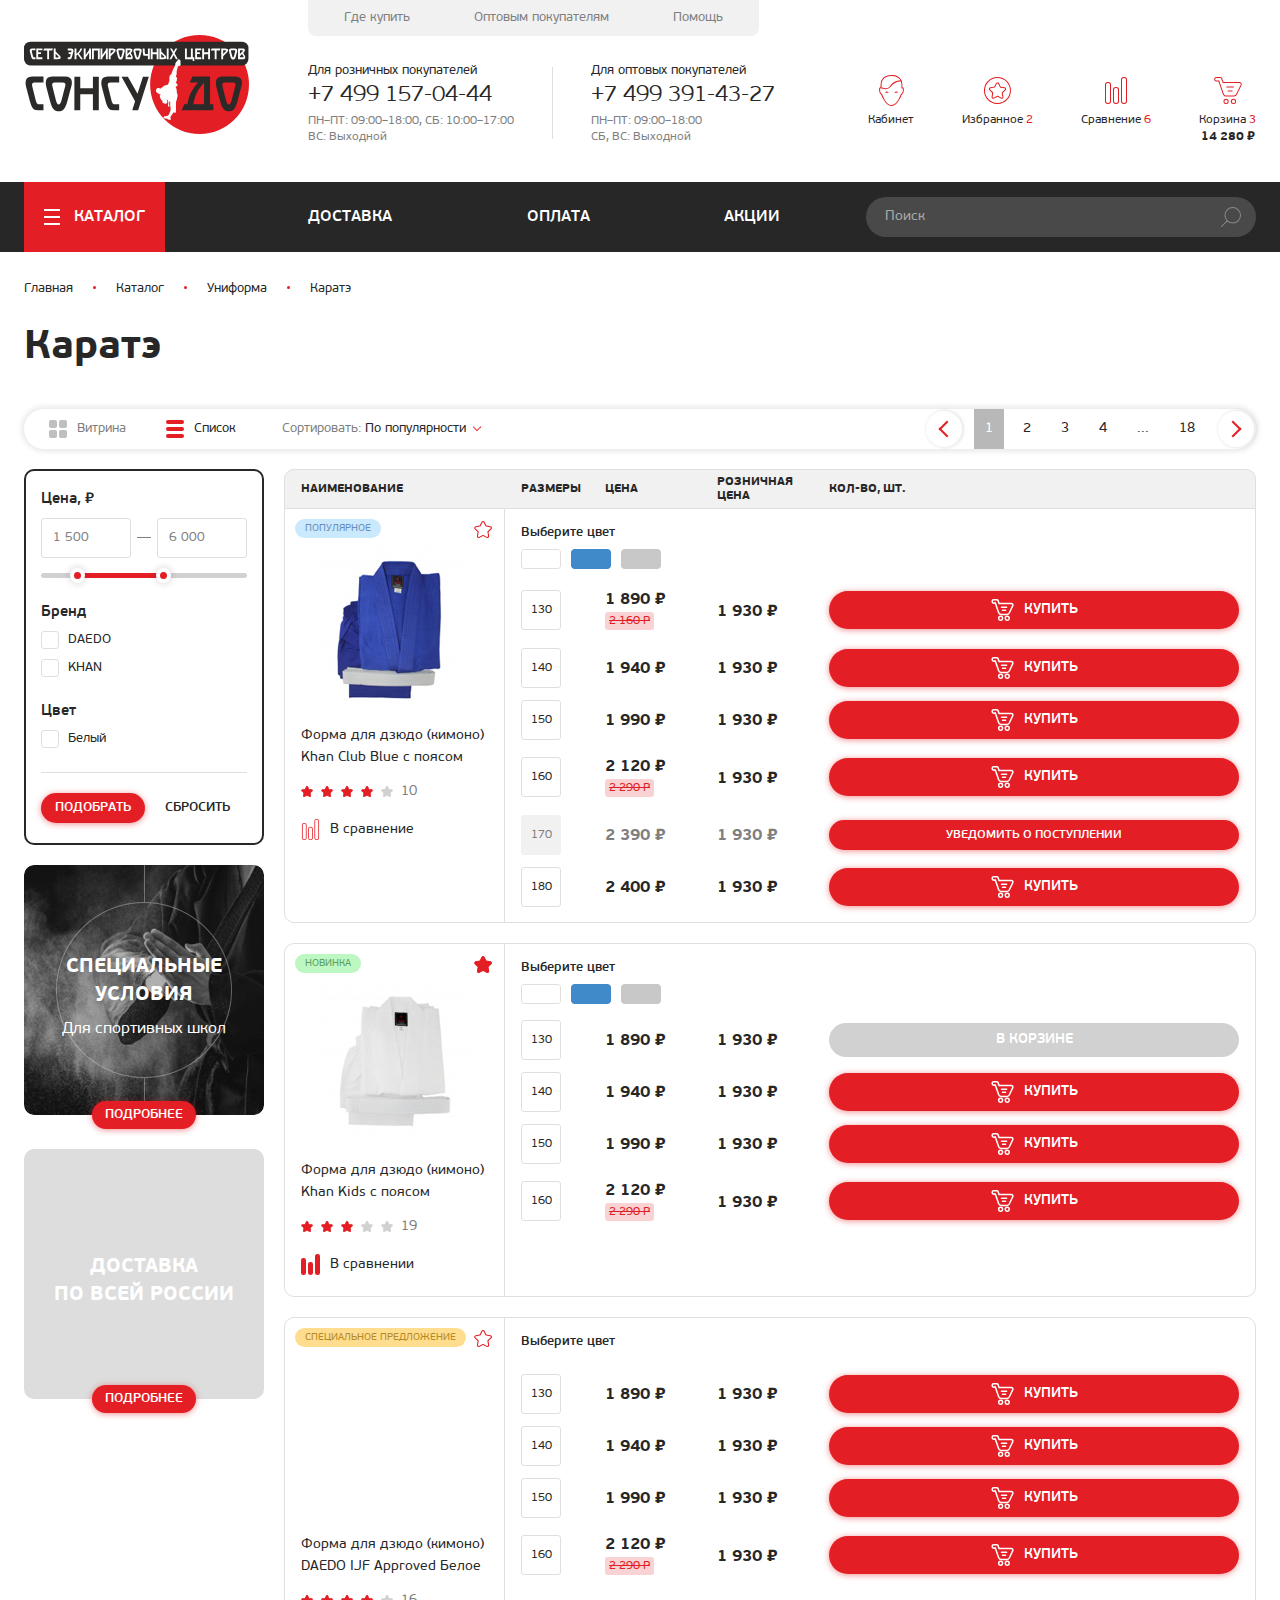
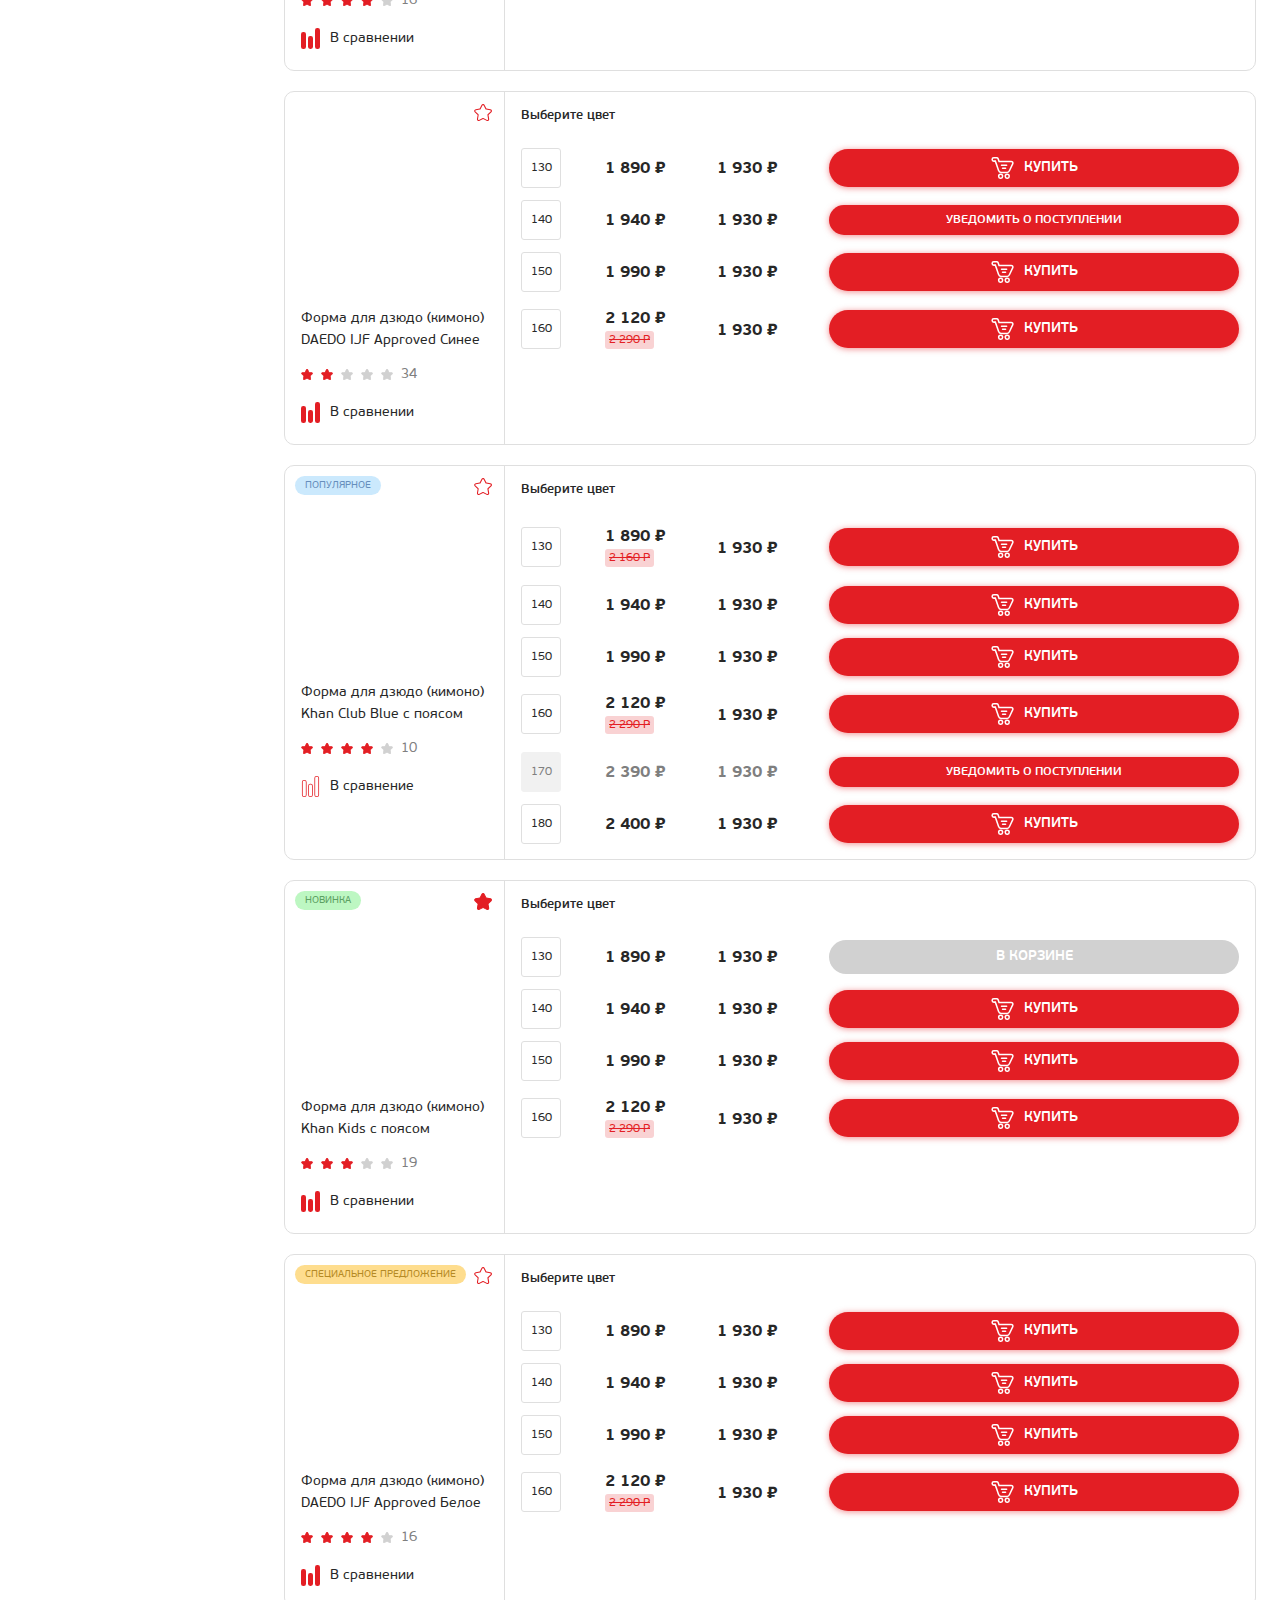
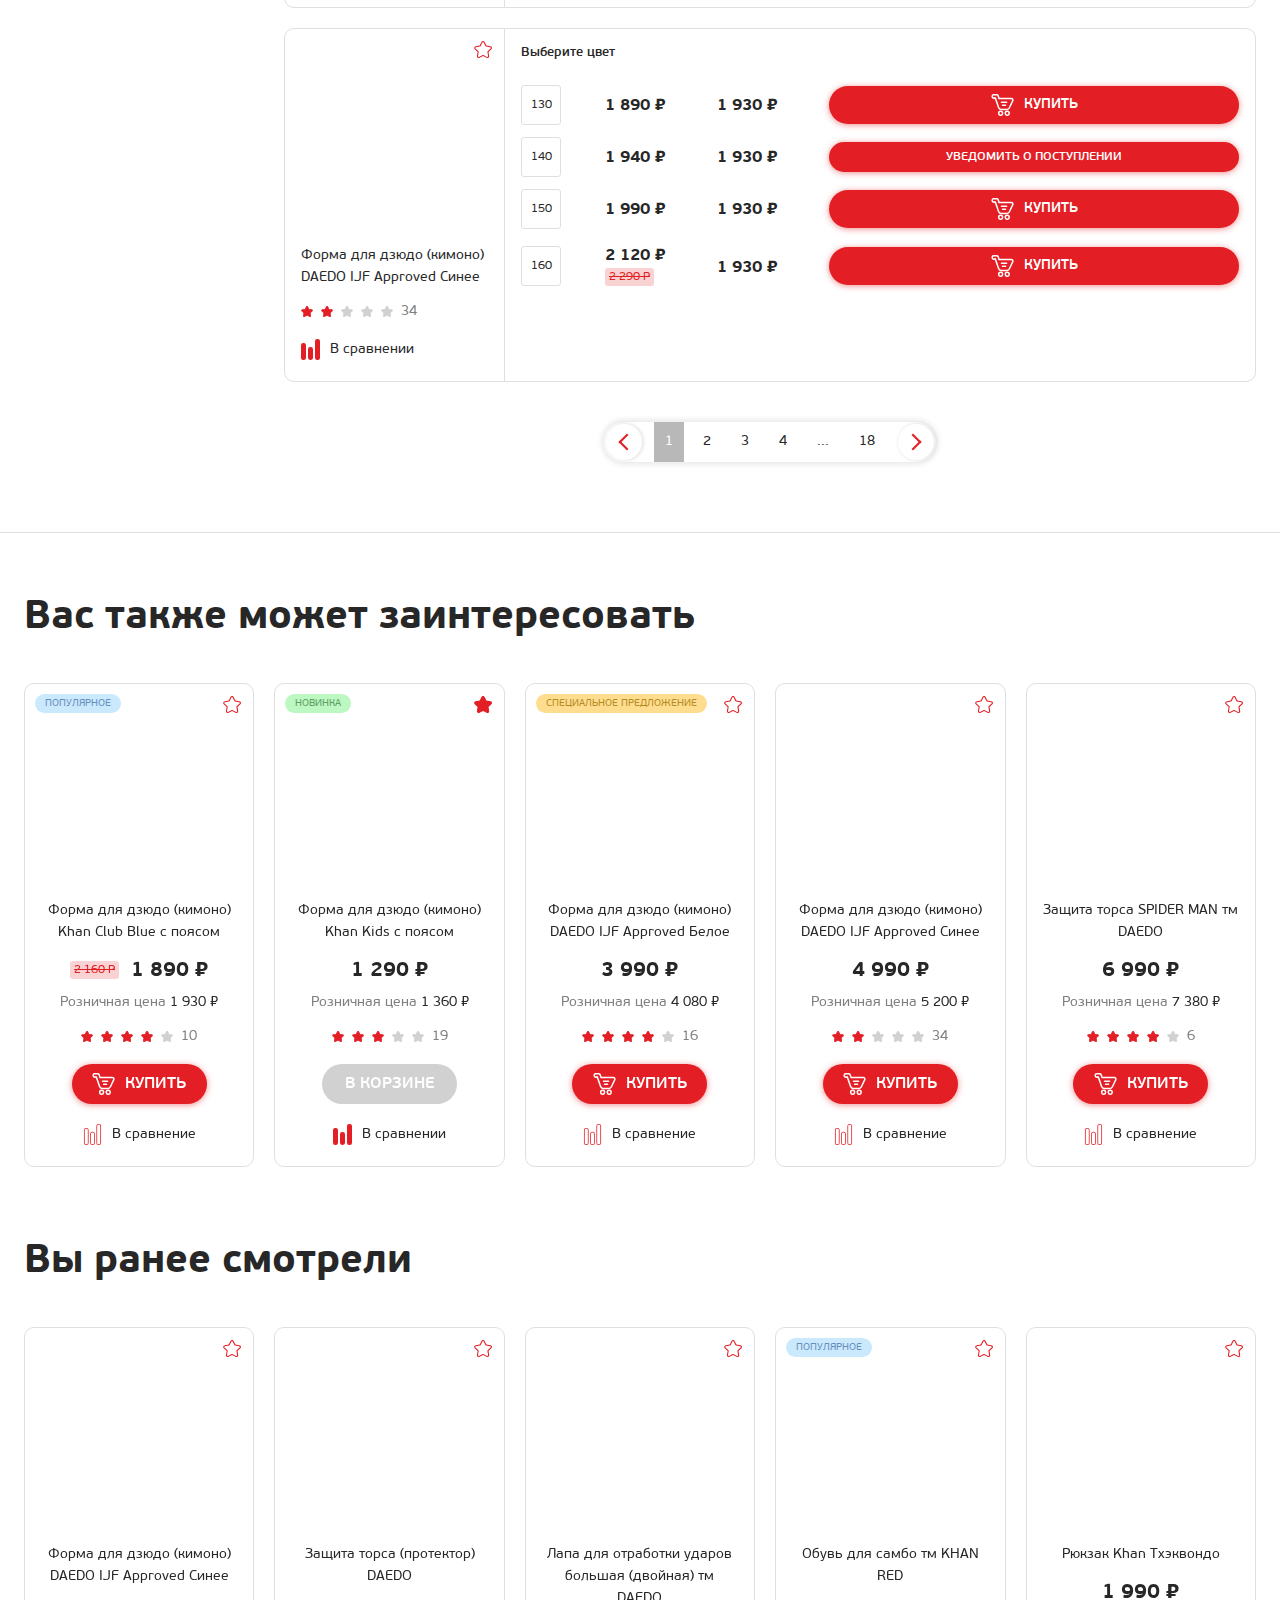
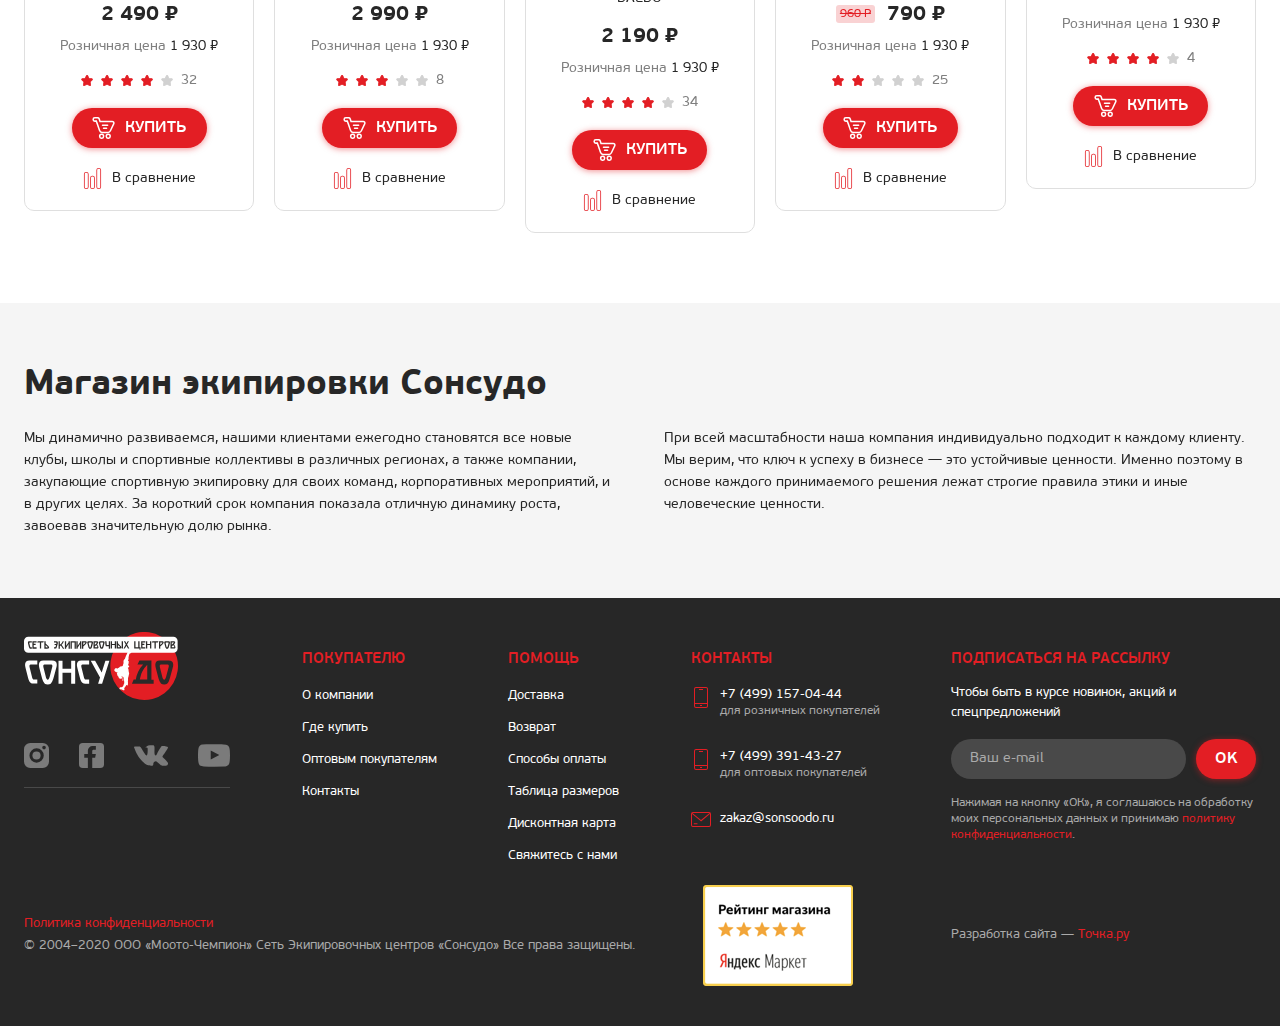
<file: category_list.html>
<!DOCTYPE html>
<html lang="ru">
	<head>
		<meta http-equiv="Content-Type" content="text/html; charset=utf-8">

		<!-- Адаптирование страницы для мобильных устройств -->
		<meta name="viewport" content="width=device-width, initial-scale=1, maximum-scale=1">

		<!-- Запрет распознования номера телефона -->
		<meta name="format-detection" content="telephone=no">
		<meta name="SKYPE_TOOLBAR" content ="SKYPE_TOOLBAR_PARSER_COMPATIBLE">

		<!-- Заголовок страницы -->
		<title>Заголовок страницы</title>

		<!-- Данное значение часто используют(использовали) поисковые системы -->
		<meta name="description" content="">
		<meta name="keywords" content="">

		<!-- Традиционная иконка сайта, размер 16x16, прозрачность поддерживается. Рекомендуемый формат: .ico или .png -->
		<link rel="shortcut icon" href="images/favicon.png">

		<!-- Изменение цвета панели моб. браузера -->
		<meta name="msapplication-TileColor" content="#e31e24">
		<meta name="theme-color" content="#e31e24">

		<!-- Подключение файлов стилей -->
		<link rel="stylesheet" href="https://unpkg.com/swiper/swiper-bundle.min.css">
		<link rel="stylesheet" href="css/swiper.css">
		<link rel="stylesheet" href="css/ion.rangeSlider.css">
		<link rel="stylesheet" href="css/fancybox.css">
		<link rel="stylesheet" href="css/styles.css">

		<link rel="stylesheet" href="css/response_1279.css" media="print, (max-width: 1279px)">
		<link rel="stylesheet" href="css/response_1023.css" media="print, (max-width: 1023px)">
		<link rel="stylesheet" href="css/response_767.css" media="print, (max-width: 767px)">
		<link rel="stylesheet" href="css/response_479.css" media="(max-width: 479px)">
	</head>

	<body>
		<div class="wrap">
			<div class="main">
				<header>
					<button class="close"></button>

					<div class="mob_scroll">
						<div class="info">
							<div class="cont row">
								<a href="/" class="logo">
									<img src="images/logo.svg" alt="">
								</a>

								<div class="data">
									<div class="row">
										<div class="links">
											<div><a href="/">Где купить</a></div>
											<div><a href="/">Оптовым покупателям</a></div>
											<div><a href="/">Помощь</a></div>
										</div>
									</div>

									<div class="row">
										<div class="contacts">
											<div>Для розничных покупателей</div>

											<div class="phone">
												<a href="tel:+74991570444">+7 499 157-04-44</a>
											</div>

											<div class="time">ПН–ПТ: 09:00–18:00, СБ: 10:00–17:00<br> ВС: Выходной</div>
										</div>

										<div class="sep"></div>

										<div class="contacts">
											<div>Для оптовых покупателей</div>

											<div class="phone">
												<a href="tel:+74993914327">+7 499 391-43-27</a>
											</div>

											<div class="time">ПН–ПТ: 09:00–18:00<br> СБ, ВС: Выходной</div>
										</div>

										<div class="btns">
											<div class="account">
												<button class="link modal_link" data-content="#login_modal">
													<div class="icon">
														<svg><use xlink:href="images/sprite.svg#ic_account"></use></svg>
													</div>
													<div>Кабинет</div>
												</button>
											</div>

											<div class="favorite">
												<a href="/" class="link">
													<div class="icon">
														<svg><use xlink:href="images/sprite.svg#ic_favorite"></use></svg>
													</div>
													<div>Избранное <span>2</span></div>
												</a>
											</div>

											<div class="compare">
												<a href="/" class="link">
													<div class="icon">
														<svg><use xlink:href="images/sprite.svg#ic_compare"></use></svg>
													</div>
													<div>Сравнение <span>6</span></div>
												</a>
											</div>

											<div class="cart">
												<a href="/" class="link">
													<div class="icon">
														<svg><use xlink:href="images/sprite.svg#ic_cart"></use></svg>
													</div>
													<div>Корзина <span>3</span></div>
													<div class="price">14 280 <span class="currency">%</span></div>
												</a>
											</div>
										</div>
									</div>
								</div>
							</div>
						</div>


						<div class="bottom">
							<div class="cont row">
								<div class="catalog modal_cont">
									<button class="btn mini_modal_btn mouseover" data-modal-id="#catalog_modal">
										<div class="icon"></div>
										<span>КАТАЛОГ</span>
									</button>

									<div class="mini_modal" id="catalog_modal">
										<div class="row">
											<div class="col">
												<div class="title">
													<a href="/">УНИФОРМА</a>
												</div>

												<div class="list">
													<div><a href="/">Дзюдо</a></div>
													<div><a href="/">Каратэ</a></div>
													<div><a href="/">Кикбоксинг</a></div>
													<div><a href="/">ММА</a></div>
													<div><a href="/">Самбо</a></div>
													<div><a href="/">Таэквон-до ИТФ</a></div>
													<div><a href="/">Тхэквондо ВТФ</a></div>
													<div><a href="/">Ушу</a></div>
													<div><a href="/">Хапкидо</a></div>
												</div>
											</div>

											<div class="col">
												<div class="title">
													<a href="/">ЗАЩИТА</a>
												</div>

												<div class="list">
													<div><a href="/">Защита Торса</a></div>
													<div><a href="/">Шлема, маски</a></div>
													<div><a href="/">Защита предплечья</a></div>
													<div><a href="/">Защита голени</a></div>
													<div><a href="/">Защита голени и стопы</a></div>
													<div><a href="/">Перчатки, накладки на кисть</a></div>
													<div><a href="/">Защита стопы (футы)</a></div>
													<div><a href="/">Защита Паха</a></div>
													<div><a href="/">Защита колена, голеностопа</a></div>
													<div><a href="/">Защита челюсти, капы</a></div>
												</div>
											</div>

											<div class="col">
												<div class="title">
													<a href="/">СПОРТИВНЫЙ ИНВЕНТАРЬ</a>
												</div>

												<div class="list">
													<div><a href="/">Инвентарь для соревнований</a></div>
													<div><a href="/">Водоналивные груши, манекены</a></div>
													<div><a href="/">Груши, мешки</a></div>
													<div><a href="/">Доски для разбивания</a></div>
													<div><a href="/">Лапы, ракетки, макивары</a></div>
													<div><a href="/">Напольное покрытие Татами</a></div>
													<div><a href="/">Тренировочный инвентарь</a></div>
												</div>
											</div>

											<div class="col">
												<div class="title">
													<a href="/">АКСЕССУАРЫ</a>
												</div>

												<div class="list">
													<div><a href="/">Сумки</a></div>
													<div><a href="/">Бирки для сумок</a></div>
													<div><a href="/">Браслеты</a></div>
													<div><a href="/">Атрибутика</a></div>
													<div><a href="/">Брелки</a></div>
													<div><a href="/">Значки</a></div>
													<div><a href="/">Кружки</a></div>
													<div><a href="/">Постеры, наклейки</a></div>
													<div><a href="/">Статуэтки</a></div>
													<div><a href="/">Сувениры</a></div>
												</div>
											</div>

											<div class="col">
												<div class="title">
													<a href="/">СПОРТИВНАЯ МЕДИЦИНА</a>
												</div>

												<div class="list">
													<div><a href="/">Спрей, хладоген</a></div>
													<div><a href="/">Суппорты</a></div>
												</div>
											</div>

											<div class="col">
												<div class="title">
													<a href="/">ОБУВЬ СПОРТИВНАЯ</a>
												</div>

												<div class="list">
													<div><a href="/">Борцовки, самбовки</a></div>
													<div><a href="/">Стэпки, тапочки</a></div>
												</div>
											</div>

											<div class="col">
												<div class="title">
													<a href="/">ПОЯСА ДЛЯ ЕДИНОБОРСТВ</a>
												</div>

												<div class="list">
													<div><a href="/">Цветные</a></div>
													<div><a href="/">Черные, пум</a></div>
												</div>
											</div>

											<div class="col">
												<div class="title">
													<a href="/">ОДЕЖДА</a>
												</div>

												<div class="list">
													<div><a href="/">Костюмы</a></div>
													<div><a href="/">Футболки, толстовки, майки, топы</a></div>
												</div>
											</div>
										</div>

										<div class="bottom_links">
											<div class="row">
												<div><a href="/">Daedo Marvel</a></div>
												<div><a href="/">Электронное судейство PSS</a></div>

												<div><a href="/">
													<span>Распродажа</span>
													<img src="images/ic_percents.svg" alt="" class="icon">
												</a></div>
											</div>
										</div>
									</div>
								</div>

								<nav class="menu row">
									<div class="item">
										<a href="/">ДОСТАВКА</a>
									</div>

									<div class="item">
										<a href="/">ОПЛАТА</a>
									</div>

									<div class="item">
										<a href="/">АКЦИИ</a>
									</div>
								</nav>

								<div class="search">
									<form action="">
										<input type="text" name="" value="" class="input" placeholder="Поиск">

										<button type="submit" class="submit_btn">
											<svg class="icon"><use xlink:href="images/sprite.svg#ic_search"></use></svg>
										</button>
									</form>
								</div>
							</div>
						</div>
					</div>
				</header>


				<section class="mob_header">
					<div class="cont">
						<a href="/" class="logo">
							<img src="images/logo.svg" alt="">
						</a>

						<div class="contacts">
							<div class="item">
								<div>Для розничных покупателей</div>

								<div class="phone">
									<a href="tel:+74991570444">+7 499 157-04-44</a>
								</div>
							</div>

							<div class="item">
								<div>Для оптовых покупателей</div>

								<div class="phone">
									<a href="tel:+74993914327">+7 499 391-43-27</a>
								</div>
							</div>
						</div>

						<div class="btns">
							<button class="mob_menu_btn">
								<span></span>
							</button>

							<div class="account">
								<button class="link modal_link" data-content="#login_modal">
									<div class="icon">
										<svg><use xlink:href="images/sprite.svg#ic_account"></use></svg>
									</div>
								</button>
							</div>

							<div class="favorite">
								<a href="/" class="link">
									<div class="icon">
										<svg><use xlink:href="images/sprite.svg#ic_favorite"></use></svg>
									</div>
									<div class="count">2</div>
								</a>
							</div>

							<div class="compare">
								<a href="/" class="link">
									<div class="icon">
										<svg><use xlink:href="images/sprite.svg#ic_compare"></use></svg>
									</div>
									<div class="count">6</div>
								</a>
							</div>

							<div class="cart">
								<a href="/" class="link">
									<div class="icon">
										<svg><use xlink:href="images/sprite.svg#ic_cart"></use></svg>
									</div>
									<div class="count">3</div>
								</a>
							</div>
						</div>
					</div>

					<div class="search">
						<form action="">
							<input type="text" name="" value="" class="input" placeholder="Поиск">

							<button type="submit" class="submit_btn">
								<svg class="icon"><use xlink:href="images/sprite.svg#ic_search"></use></svg>
							</button>
						</form>
					</div>
				</section>


				<section class="page_head">
					<div class="cont">
						<div class="breadcrumbs">
							<a href="/">Главная</a> <span class="sep"></span>
							<a href="/">Каталог</a> <span class="sep"></span>
							<a href="/">Униформа</a> <span class="sep"></span>
							<span class="current">Каратэ</span>
						</div>

						<h1 class="page_title">Каратэ</h1>
					</div>
				</section>


				<section class="category_info block content_flex">
					<div class="cont row">
						<div class="products_head">
							<div class="view">
								<button class="btn grid_btn">
									<svg class="icon"><use xlink:href="images/sprite.svg#ic_grid_view"></use></svg>
									<span>Витрина</span>
								</button>

								<button class="btn list_btn active">
									<svg class="icon"><use xlink:href="images/sprite.svg#ic_list_view"></use></svg>
									<span>Список</span>
								</button>
							</div>

							<div class="sort">
								<div class="name">Сортировать:</div>

								<select name="">
									<option value="1" selected>По популярности</option>
									<option value="2">Сначала дешевле</option>
									<option value="3">Сначала дороже</option>
									<option value="4">Сначала акции</option>
								</select>
							</div>

							<div class="pagination">
								<div class="box">
									<a href="/" class="prev"></a>

									<a class="active">1</a>
									<a href="/">2</a>
									<a href="/">3</a>
									<a href="/">4</a>
									<div class="sep">...</div>
									<a href="/">18</a>

									<a href="/" class="next"></a>
								</div>
							</div>
						</div>


						<aside>
							<div class="filter">
								<button class="mob_filter_btn">Фильтр</button>

								<form action="">
									<div class="item">
										<div class="name">Цена, <span class="currency">;</span></div>

										<div class="data range price_range">
											<div class="row">
												<input type="text" name="" value="1 500" class="input from">
												<div class="sep"></div>
												<input type="text" name="" value="6 000" class="input to">
											</div>

											<input type="hidden" id="price_range" name="price_range" value="">
										</div>
									</div>

									<div class="item">
										<div class="name">Бренд</div>

										<div class="data">
											<div class="field">
												<input type="checkbox" name="group1" id="group1_check1">
												<label for="group1_check1">DAEDO</label>
											</div>

											<div class="field">
												<input type="checkbox" name="group1" id="group1_check2">
												<label for="group1_check2">KHAN</label>
											</div>
										</div>
									</div>

									<div class="item">
										<div class="name">Цвет</div>

										<div class="data">
											<div class="field">
												<input type="checkbox" name="group2" id="group2_check1">
												<label for="group2_check1">Белый</label>
											</div>
										</div>
									</div>

									<div class="item submit">
										<button type="submit" class="submit_btn">ПОДОБРАТЬ</button>
										<button type="reset" class="reset_btn">СБРОСИТЬ</button>
									</div>
								</form>
							</div>


							<div class="banner">
								<a href="/">
									<div class="thumb">
										<img data-src="images/tmp/banner_img.jpg" alt="" class="lozad">
									</div>

									<div class="info">
										<div class="title">СПЕЦИАЛЬНЫЕ<br> УСЛОВИЯ</div>
										<div class="desc">Для спортивных школ</div>
									</div>

									<div class="link">ПОДРОБНЕЕ</div>
								</a>
							</div>

							<div class="banner">
								<a href="/">
									<div class="thumb">
										<img data-src="images/tmp/banner_img2.jpg" alt="" class="lozad">
									</div>

									<div class="info">
										<div class="title">ДОСТАВКА<br> ПО ВСЕЙ РОССИИ</div>
									</div>

									<div class="link">ПОДРОБНЕЕ</div>
								</a>
							</div>
						</aside>


						<section class="content">
							<section class="products">
								<div class="titles">
									<div class="col_info">НАИМЕНОВАНИЕ</div>

									<div class="data">
										<div class="col_sizes">РАЗМЕРЫ</div>
										<div class="col_availability">НАЛИЧИЕ</div>
										<div class="col_minimum">МИН.<br> ЗАКАЗ</div>
										<div class="col_price">ЦЕНА</div>
										<div class="col_retails_price">РОЗНИЧНАЯ<br> ЦЕНА</div>
										<div class="col_buy">КОЛ-ВО, ШТ.</div>
									</div>
								</div>

								<div class="list">
									<div class="product">
										<div class="col_info">
											<div class="sticker blue">ПОПУЛЯРНОЕ</div>

											<div class="favorite">
												<button class="btn">
													<svg class="icon"><use xlink:href="images/sprite.svg#ic_favorite2"></use></svg>
													<svg class="icon"><use xlink:href="images/sprite.svg#ic_favorite3"></use></svg>

													<span>Добавить в избранное</span>
													<span>Убрать из избранного</span>
												</button>
											</div>

											<div class="thumb">
												<a href="/" class="img">
													<img data-src="images/tmp/product_thumb.jpg" alt="" class="lozad">
												</a>
											</div>

											<div class="product_name">
												<a href="/">Форма для дзюдо (кимоно) Khan Club Blue с поясом</a>
											</div>

											<div class="rating">
												<svg class="icon active"><use xlink:href="images/sprite.svg#ic_favorite3"></use></svg>
												<svg class="icon active"><use xlink:href="images/sprite.svg#ic_favorite3"></use></svg>
												<svg class="icon active"><use xlink:href="images/sprite.svg#ic_favorite3"></use></svg>
												<svg class="icon active"><use xlink:href="images/sprite.svg#ic_favorite3"></use></svg>
												<svg class="icon"><use xlink:href="images/sprite.svg#ic_favorite3"></use></svg>

												<a href="/" class="val">10</a>
											</div>

											<div class="btns">
												<div><button class="compare_btn">
													<svg class="icon"><use xlink:href="images/sprite.svg#ic_compare"></use></svg>
													<svg class="icon"><use xlink:href="images/sprite.svg#ic_compare2"></use></svg>
													<span>В сравнение</span>
													<span>В сравнении</span>
												</button></div>
											</div>
										</div>

										<div class="data">
											<div class="line options">
												<div class="option color">
													<div class="name">Выберите цвет</div>

													<div class="vals">
														<input type="radio" name="color" id="product1_color1">
														<label for="product1_color1" class="dark">
															<img data-src="images/tmp/ic_product_color1.png" alt="" class="lozad">
														</label>

														<input type="radio" name="color" id="product1_color2">
														<label for="product1_color2">
															<img data-src="images/tmp/ic_product_color2.png" alt="" class="lozad">
														</label>

														<input type="radio" name="color" id="product1_color3">
														<label for="product1_color3">
															<img data-src="images/tmp/ic_product_color3.png" alt="" class="lozad">
														</label>
													</div>
												</div>
											</div>

											<button class="mob_size_btn">
												<span>Размеры</span>
												<div class="icon"></div>
											</button>

											<div class="sizes">
												<div class="line">
													<div class="col_sizes"><div>130</div></div>
													<div class="col_availability" data-column="НАЛИЧИЕ">25 шт.</div>
													<div class="col_minimum" data-column="МИН. ЗАКАЗ">5 шт.</div>

													<div class="col_price" data-column="ЦЕНА">
														<div>1 890 <span class="currency">%</span></div>
														<div class="old">2 160 Р</div>
													</div>

													<div class="col_retails_price" data-column="РОЗНИЧНАЯ ЦЕНА">
														<div>1 930 <span class="currency">%</span></div>
													</div>

													<div class="col_buy">
														<div class="amount">
															<button type="button" class="minus"></button>

															<input type="text" value="1" class="input"
															  data-minimum="1" data-maximum="999" data-step="1" data-unit="" maxlength="3">

															<button type="button" class="plus"></button>
														</div>

														<button class="buy_btn">
															<svg class="icon"><use xlink:href="images/sprite.svg#ic_buy"></use></svg>
															<span>КУПИТЬ</span>
															<span>В КОРЗИНЕ</span>
														</button>
													</div>
												</div>


												<div class="line">
													<div class="col_sizes"><div>140</div></div>
													<div class="col_availability" data-column="НАЛИЧИЕ">13 шт.</div>
													<div class="col_minimum" data-column="МИН. ЗАКАЗ">10 шт.</div>

													<div class="col_price" data-column="ЦЕНА">
														<div>1 940 <span class="currency">%</span></div>
													</div>

													<div class="col_retails_price" data-column="РОЗНИЧНАЯ ЦЕНА">
														<div>1 930 <span class="currency">%</span></div>
													</div>

													<div class="col_buy">
														<div class="amount">
															<button type="button" class="minus"></button>

															<input type="text" value="1" class="input"
															  data-minimum="1" data-maximum="999" data-step="1" data-unit="" maxlength="3">

															<button type="button" class="plus"></button>
														</div>

														<button class="buy_btn">
															<svg class="icon"><use xlink:href="images/sprite.svg#ic_buy"></use></svg>
															<span>КУПИТЬ</span>
															<span>В КОРЗИНЕ</span>
														</button>
													</div>
												</div>


												<div class="line">
													<div class="col_sizes"><div>150</div></div>
													<div class="col_availability" data-column="НАЛИЧИЕ">102 шт.</div>
													<div class="col_minimum" data-column="МИН. ЗАКАЗ">5 шт.</div>

													<div class="col_price" data-column="ЦЕНА">
														<div>1 990 <span class="currency">%</span></div>
													</div>

													<div class="col_retails_price" data-column="РОЗНИЧНАЯ ЦЕНА">
														<div>1 930 <span class="currency">%</span></div>
													</div>

													<div class="col_buy">
														<div class="amount">
															<button type="button" class="minus"></button>

															<input type="text" value="1" class="input"
															  data-minimum="1" data-maximum="999" data-step="1" data-unit="" maxlength="3">

															<button type="button" class="plus"></button>
														</div>

														<button class="buy_btn">
															<svg class="icon"><use xlink:href="images/sprite.svg#ic_buy"></use></svg>
															<span>КУПИТЬ</span>
															<span>В КОРЗИНЕ</span>
														</button>
													</div>
												</div>


												<div class="line">
													<div class="col_sizes"><div>160</div></div>
													<div class="col_availability" data-column="НАЛИЧИЕ">50 шт.</div>
													<div class="col_minimum" data-column="МИН. ЗАКАЗ">3 шт.</div>

													<div class="col_price" data-column="ЦЕНА">
														<div>2 120 <span class="currency">%</span></div>
														<div class="old">2 290 Р</div>
													</div>

													<div class="col_retails_price" data-column="РОЗНИЧНАЯ ЦЕНА">
														<div>1 930 <span class="currency">%</span></div>
													</div>

													<div class="col_buy">
														<div class="amount">
															<button type="button" class="minus"></button>

															<input type="text" value="1" class="input"
															  data-minimum="1" data-maximum="999" data-step="1" data-unit="" maxlength="3">

															<button type="button" class="plus"></button>
														</div>

														<button class="buy_btn">
															<svg class="icon"><use xlink:href="images/sprite.svg#ic_buy"></use></svg>
															<span>КУПИТЬ</span>
															<span>В КОРЗИНЕ</span>
														</button>
													</div>
												</div>


												<div class="line disabled">
													<div class="col_sizes"><div>170</div></div>
													<div class="col_availability" data-column="НАЛИЧИЕ">0 шт.</div>
													<div class="col_minimum" data-column="МИН. ЗАКАЗ">5 шт.</div>

													<div class="col_price" data-column="ЦЕНА">
														<div>2 390 <span class="currency">%</span></div>
													</div>

													<div class="col_retails_price" data-column="РОЗНИЧНАЯ ЦЕНА">
														<div>1 930 <span class="currency">%</span></div>
													</div>

													<div class="col_buy">
														<button class="inform_btn modal_link" data-content="#inform_modal">УВЕДОМИТЬ О ПОСТУПЛЕНИИ</button>
													</div>
												</div>


												<div class="line">
													<div class="col_sizes"><div>180</div></div>
													<div class="col_availability" data-column="НАЛИЧИЕ">85 шт.</div>
													<div class="col_minimum" data-column="МИН. ЗАКАЗ">15 шт.</div>

													<div class="col_price" data-column="ЦЕНА">
														<div>2 400 <span class="currency">%</span></div>
													</div>

													<div class="col_retails_price" data-column="РОЗНИЧНАЯ ЦЕНА">
														<div>1 930 <span class="currency">%</span></div>
													</div>

													<div class="col_buy">
														<div class="amount">
															<button type="button" class="minus"></button>

															<input type="text" value="1" class="input"
															  data-minimum="1" data-maximum="999" data-step="1" data-unit="" maxlength="3">

															<button type="button" class="plus"></button>
														</div>

														<button class="buy_btn">
															<svg class="icon"><use xlink:href="images/sprite.svg#ic_buy"></use></svg>
															<span>КУПИТЬ</span>
															<span>В КОРЗИНЕ</span>
														</button>
													</div>
												</div>
											</div>
										</div>
									</div>


									<div class="product">
										<div class="col_info">
											<div class="sticker green">НОВИНКА</div>

											<div class="favorite">
												<button class="btn active">
													<svg class="icon"><use xlink:href="images/sprite.svg#ic_favorite2"></use></svg>
													<svg class="icon"><use xlink:href="images/sprite.svg#ic_favorite3"></use></svg>

													<span>Добавить в избранное</span>
													<span>Убрать из избранного</span>
												</button>
											</div>

											<div class="thumb">
												<a href="/" class="img">
													<img data-src="images/tmp/product_thumb2.jpg" alt="" class="lozad">
												</a>
											</div>

											<div class="product_name">
												<a href="/">Форма для дзюдо (кимоно) Khan Kids с поясом</a>
											</div>

											<div class="rating">
												<svg class="icon active"><use xlink:href="images/sprite.svg#ic_favorite3"></use></svg>
												<svg class="icon active"><use xlink:href="images/sprite.svg#ic_favorite3"></use></svg>
												<svg class="icon active"><use xlink:href="images/sprite.svg#ic_favorite3"></use></svg>
												<svg class="icon"><use xlink:href="images/sprite.svg#ic_favorite3"></use></svg>
												<svg class="icon"><use xlink:href="images/sprite.svg#ic_favorite3"></use></svg>

												<a href="/" class="val">19</a>
											</div>

											<div class="btns">
												<div><button class="compare_btn active">
													<svg class="icon"><use xlink:href="images/sprite.svg#ic_compare"></use></svg>
													<svg class="icon"><use xlink:href="images/sprite.svg#ic_compare2"></use></svg>
													<span>В сравнение</span>
													<span>В сравнении</span>
												</button></div>
											</div>
										</div>

										<div class="data">
											<div class="line options">
												<div class="option color">
													<div class="name">Выберите цвет</div>

													<div class="vals">
														<input type="radio" name="color" id="product1_color1">
														<label for="product1_color1" class="dark">
															<img data-src="images/tmp/ic_product_color1.png" alt="" class="lozad">
														</label>

														<input type="radio" name="color" id="product1_color2">
														<label for="product1_color2">
															<img data-src="images/tmp/ic_product_color2.png" alt="" class="lozad">
														</label>

														<input type="radio" name="color" id="product1_color3">
														<label for="product1_color3">
															<img data-src="images/tmp/ic_product_color3.png" alt="" class="lozad">
														</label>
													</div>
												</div>
											</div>

											<button class="mob_size_btn">
												<span>Размеры</span>
												<div class="icon"></div>
											</button>

											<div class="sizes">
												<div class="line">
													<div class="col_sizes"><div>130</div></div>
													<div class="col_availability" data-column="НАЛИЧИЕ">25 шт.</div>
													<div class="col_minimum" data-column="МИН. ЗАКАЗ">5 шт.</div>

													<div class="col_price" data-column="ЦЕНА">
														<div>1 890 <span class="currency">%</span></div>
													</div>

													<div class="col_retails_price" data-column="РОЗНИЧНАЯ ЦЕНА">
														<div>1 930 <span class="currency">%</span></div>
													</div>

													<div class="col_buy">
														<div class="amount">
															<button type="button" class="minus"></button>

															<input type="text" value="1" class="input"
															data-minimum="1" data-maximum="999" data-step="1" data-unit="" maxlength="3">

															<button type="button" class="plus"></button>
														</div>

														<button class="buy_btn active">
															<svg class="icon"><use xlink:href="images/sprite.svg#ic_buy"></use></svg>
															<span>КУПИТЬ</span>
															<span>В КОРЗИНЕ</span>
														</button>
													</div>
												</div>


												<div class="line">
													<div class="col_sizes"><div>140</div></div>
													<div class="col_availability" data-column="НАЛИЧИЕ">13 шт.</div>
													<div class="col_minimum" data-column="МИН. ЗАКАЗ">10 шт.</div>

													<div class="col_price" data-column="ЦЕНА">
														<div>1 940 <span class="currency">%</span></div>
													</div>

													<div class="col_retails_price" data-column="РОЗНИЧНАЯ ЦЕНА">
														<div>1 930 <span class="currency">%</span></div>
													</div>

													<div class="col_buy">
														<div class="amount">
															<button type="button" class="minus"></button>

															<input type="text" value="1" class="input"
															data-minimum="1" data-maximum="999" data-step="1" data-unit="" maxlength="3">

															<button type="button" class="plus"></button>
														</div>

														<button class="buy_btn">
															<svg class="icon"><use xlink:href="images/sprite.svg#ic_buy"></use></svg>
															<span>КУПИТЬ</span>
															<span>В КОРЗИНЕ</span>
														</button>
													</div>
												</div>


												<div class="line">
													<div class="col_sizes"><div>150</div></div>
													<div class="col_availability" data-column="НАЛИЧИЕ">102 шт.</div>
													<div class="col_minimum" data-column="МИН. ЗАКАЗ">5 шт.</div>

													<div class="col_price" data-column="ЦЕНА">
														<div>1 990 <span class="currency">%</span></div>
													</div>

													<div class="col_retails_price" data-column="РОЗНИЧНАЯ ЦЕНА">
														<div>1 930 <span class="currency">%</span></div>
													</div>

													<div class="col_buy">
														<div class="amount">
															<button type="button" class="minus"></button>

															<input type="text" value="1" class="input"
															data-minimum="1" data-maximum="999" data-step="1" data-unit="" maxlength="3">

															<button type="button" class="plus"></button>
														</div>

														<button class="buy_btn">
															<svg class="icon"><use xlink:href="images/sprite.svg#ic_buy"></use></svg>
															<span>КУПИТЬ</span>
															<span>В КОРЗИНЕ</span>
														</button>
													</div>
												</div>


												<div class="line">
													<div class="col_sizes"><div>160</div></div>
													<div class="col_availability" data-column="НАЛИЧИЕ">50 шт.</div>
													<div class="col_minimum" data-column="МИН. ЗАКАЗ">3 шт.</div>

													<div class="col_price" data-column="ЦЕНА">
														<div>2 120 <span class="currency">%</span></div>
														<div class="old">2 290 Р</div>
													</div>

													<div class="col_retails_price" data-column="РОЗНИЧНАЯ ЦЕНА">
														<div>1 930 <span class="currency">%</span></div>
													</div>

													<div class="col_buy">
														<div class="amount">
															<button type="button" class="minus"></button>

															<input type="text" value="1" class="input"
															data-minimum="1" data-maximum="999" data-step="1" data-unit="" maxlength="3">

															<button type="button" class="plus"></button>
														</div>

														<button class="buy_btn">
															<svg class="icon"><use xlink:href="images/sprite.svg#ic_buy"></use></svg>
															<span>КУПИТЬ</span>
															<span>В КОРЗИНЕ</span>
														</button>
													</div>
												</div>
											</div>
										</div>
									</div>


									<div class="product">
										<div class="col_info">
											<div class="sticker yellow">СПЕЦИАЛЬНОЕ ПРЕДЛОЖЕНИЕ</div>

											<div class="favorite">
												<button class="btn">
													<svg class="icon"><use xlink:href="images/sprite.svg#ic_favorite2"></use></svg>
													<svg class="icon"><use xlink:href="images/sprite.svg#ic_favorite3"></use></svg>

													<span>Добавить в избранное</span>
													<span>Убрать из избранного</span>
												</button>
											</div>

											<div class="thumb">
												<a href="/" class="img">
													<img data-src="images/tmp/product_thumb3.jpg" alt="" class="lozad">
												</a>
											</div>

											<div class="product_name">
												<a href="/">Форма для дзюдо (кимоно) DAEDO IJF Approved Белое</a>
											</div>

											<div class="rating">
												<svg class="icon active"><use xlink:href="images/sprite.svg#ic_favorite3"></use></svg>
												<svg class="icon active"><use xlink:href="images/sprite.svg#ic_favorite3"></use></svg>
												<svg class="icon active"><use xlink:href="images/sprite.svg#ic_favorite3"></use></svg>
												<svg class="icon active"><use xlink:href="images/sprite.svg#ic_favorite3"></use></svg>
												<svg class="icon"><use xlink:href="images/sprite.svg#ic_favorite3"></use></svg>

												<a href="/" class="val">16</a>
											</div>

											<div class="btns">
												<div><button class="compare_btn active">
													<svg class="icon"><use xlink:href="images/sprite.svg#ic_compare"></use></svg>
													<svg class="icon"><use xlink:href="images/sprite.svg#ic_compare2"></use></svg>
													<span>В сравнение</span>
													<span>В сравнении</span>
												</button></div>
											</div>
										</div>

										<div class="data">
											<div class="line options">
												<div class="option color">
													<div class="name">Выберите цвет</div>

													<div class="vals">
														<input type="radio" name="color" id="product1_color1">
														<label for="product1_color1" class="dark">
															<img data-src="images/tmp/ic_product_color1.png" alt="" class="lozad">
														</label>

														<input type="radio" name="color" id="product1_color2">
														<label for="product1_color2">
															<img data-src="images/tmp/ic_product_color2.png" alt="" class="lozad">
														</label>

														<input type="radio" name="color" id="product1_color3">
														<label for="product1_color3">
															<img data-src="images/tmp/ic_product_color3.png" alt="" class="lozad">
														</label>
													</div>
												</div>
											</div>

											<button class="mob_size_btn">
												<span>Размеры</span>
												<div class="icon"></div>
											</button>

											<div class="sizes">
												<div class="line">
													<div class="col_sizes"><div>130</div></div>
													<div class="col_availability" data-column="НАЛИЧИЕ">25 шт.</div>
													<div class="col_minimum" data-column="МИН. ЗАКАЗ">5 шт.</div>

													<div class="col_price" data-column="ЦЕНА">
														<div>1 890 <span class="currency">%</span></div>
													</div>

													<div class="col_retails_price" data-column="РОЗНИЧНАЯ ЦЕНА">
														<div>1 930 <span class="currency">%</span></div>
													</div>

													<div class="col_buy">
														<div class="amount">
															<button type="button" class="minus"></button>

															<input type="text" value="1" class="input"
															data-minimum="1" data-maximum="999" data-step="1" data-unit="" maxlength="3">

															<button type="button" class="plus"></button>
														</div>

														<button class="buy_btn">
															<svg class="icon"><use xlink:href="images/sprite.svg#ic_buy"></use></svg>
															<span>КУПИТЬ</span>
															<span>В КОРЗИНЕ</span>
														</button>
													</div>
												</div>


												<div class="line">
													<div class="col_sizes"><div>140</div></div>
													<div class="col_availability" data-column="НАЛИЧИЕ">13 шт.</div>
													<div class="col_minimum" data-column="МИН. ЗАКАЗ">10 шт.</div>

													<div class="col_price" data-column="ЦЕНА">
														<div>1 940 <span class="currency">%</span></div>
													</div>

													<div class="col_retails_price" data-column="РОЗНИЧНАЯ ЦЕНА">
														<div>1 930 <span class="currency">%</span></div>
													</div>

													<div class="col_buy">
														<div class="amount">
															<button type="button" class="minus"></button>

															<input type="text" value="1" class="input"
															data-minimum="1" data-maximum="999" data-step="1" data-unit="" maxlength="3">

															<button type="button" class="plus"></button>
														</div>

														<button class="buy_btn">
															<svg class="icon"><use xlink:href="images/sprite.svg#ic_buy"></use></svg>
															<span>КУПИТЬ</span>
															<span>В КОРЗИНЕ</span>
														</button>
													</div>
												</div>


												<div class="line">
													<div class="col_sizes"><div>150</div></div>
													<div class="col_availability" data-column="НАЛИЧИЕ">102 шт.</div>
													<div class="col_minimum" data-column="МИН. ЗАКАЗ">5 шт.</div>

													<div class="col_price" data-column="ЦЕНА">
														<div>1 990 <span class="currency">%</span></div>
													</div>

													<div class="col_retails_price" data-column="РОЗНИЧНАЯ ЦЕНА">
														<div>1 930 <span class="currency">%</span></div>
													</div>

													<div class="col_buy">
														<div class="amount">
															<button type="button" class="minus"></button>

															<input type="text" value="1" class="input"
															data-minimum="1" data-maximum="999" data-step="1" data-unit="" maxlength="3">

															<button type="button" class="plus"></button>
														</div>

														<button class="buy_btn">
															<svg class="icon"><use xlink:href="images/sprite.svg#ic_buy"></use></svg>
															<span>КУПИТЬ</span>
															<span>В КОРЗИНЕ</span>
														</button>
													</div>
												</div>


												<div class="line">
													<div class="col_sizes"><div>160</div></div>
													<div class="col_availability" data-column="НАЛИЧИЕ">50 шт.</div>
													<div class="col_minimum" data-column="МИН. ЗАКАЗ">3 шт.</div>

													<div class="col_price" data-column="ЦЕНА">
														<div>2 120 <span class="currency">%</span></div>
														<div class="old">2 290 Р</div>
													</div>

													<div class="col_retails_price" data-column="РОЗНИЧНАЯ ЦЕНА">
														<div>1 930 <span class="currency">%</span></div>
													</div>

													<div class="col_buy">
														<div class="amount">
															<button type="button" class="minus"></button>

															<input type="text" value="1" class="input"
															data-minimum="1" data-maximum="999" data-step="1" data-unit="" maxlength="3">

															<button type="button" class="plus"></button>
														</div>

														<button class="buy_btn">
															<svg class="icon"><use xlink:href="images/sprite.svg#ic_buy"></use></svg>
															<span>КУПИТЬ</span>
															<span>В КОРЗИНЕ</span>
														</button>
													</div>
												</div>
											</div>
										</div>
									</div>


									<div class="product">
										<div class="col_info">
											<div class="favorite">
												<button class="btn">
													<svg class="icon"><use xlink:href="images/sprite.svg#ic_favorite2"></use></svg>
													<svg class="icon"><use xlink:href="images/sprite.svg#ic_favorite3"></use></svg>

													<span>Добавить в избранное</span>
													<span>Убрать из избранного</span>
												</button>
											</div>

											<div class="thumb">
												<a href="/" class="img">
													<img data-src="images/tmp/product_thumb4.jpg" alt="" class="lozad">
												</a>
											</div>

											<div class="product_name">
												<a href="/">Форма для дзюдо (кимоно) DAEDO IJF Approved Синее</a>
											</div>

											<div class="rating">
												<svg class="icon active"><use xlink:href="images/sprite.svg#ic_favorite3"></use></svg>
												<svg class="icon active"><use xlink:href="images/sprite.svg#ic_favorite3"></use></svg>
												<svg class="icon"><use xlink:href="images/sprite.svg#ic_favorite3"></use></svg>
												<svg class="icon"><use xlink:href="images/sprite.svg#ic_favorite3"></use></svg>
												<svg class="icon"><use xlink:href="images/sprite.svg#ic_favorite3"></use></svg>

												<a href="/" class="val">34</a>
											</div>

											<div class="btns">
												<div><button class="compare_btn active">
													<svg class="icon"><use xlink:href="images/sprite.svg#ic_compare"></use></svg>
													<svg class="icon"><use xlink:href="images/sprite.svg#ic_compare2"></use></svg>
													<span>В сравнение</span>
													<span>В сравнении</span>
												</button></div>
											</div>
										</div>

										<div class="data">
											<div class="line options">
												<div class="option color">
													<div class="name">Выберите цвет</div>

													<div class="vals">
														<input type="radio" name="color" id="product1_color1">
														<label for="product1_color1" class="dark">
															<img data-src="images/tmp/ic_product_color1.png" alt="" class="lozad">
														</label>

														<input type="radio" name="color" id="product1_color2">
														<label for="product1_color2">
															<img data-src="images/tmp/ic_product_color2.png" alt="" class="lozad">
														</label>

														<input type="radio" name="color" id="product1_color3">
														<label for="product1_color3">
															<img data-src="images/tmp/ic_product_color3.png" alt="" class="lozad">
														</label>
													</div>
												</div>
											</div>

											<button class="mob_size_btn">
												<span>Размеры</span>
												<div class="icon"></div>
											</button>

											<div class="sizes">
												<div class="line">
													<div class="col_sizes"><div>130</div></div>
													<div class="col_availability" data-column="НАЛИЧИЕ">25 шт.</div>
													<div class="col_minimum" data-column="МИН. ЗАКАЗ">5 шт.</div>

													<div class="col_price" data-column="ЦЕНА">
														<div>1 890 <span class="currency">%</span></div>
													</div>

													<div class="col_retails_price" data-column="РОЗНИЧНАЯ ЦЕНА">
														<div>1 930 <span class="currency">%</span></div>
													</div>

													<div class="col_buy">
														<div class="amount">
															<button type="button" class="minus"></button>

															<input type="text" value="1" class="input"
															data-minimum="1" data-maximum="999" data-step="1" data-unit="" maxlength="3">

															<button type="button" class="plus"></button>
														</div>

														<button class="buy_btn">
															<svg class="icon"><use xlink:href="images/sprite.svg#ic_buy"></use></svg>
															<span>КУПИТЬ</span>
															<span>В КОРЗИНЕ</span>
														</button>
													</div>
												</div>


												<div class="line">
													<div class="col_sizes"><div>140</div></div>
													<div class="col_availability" data-column="НАЛИЧИЕ">13 шт.</div>
													<div class="col_minimum" data-column="МИН. ЗАКАЗ">10 шт.</div>

													<div class="col_price" data-column="ЦЕНА">
														<div>1 940 <span class="currency">%</span></div>
													</div>

													<div class="col_retails_price" data-column="РОЗНИЧНАЯ ЦЕНА">
														<div>1 930 <span class="currency">%</span></div>
													</div>

													<div class="col_buy">
														<button class="inform_btn modal_link" data-content="#inform_modal">УВЕДОМИТЬ О ПОСТУПЛЕНИИ</button>
													</div>
												</div>


												<div class="line">
													<div class="col_sizes"><div>150</div></div>
													<div class="col_availability" data-column="НАЛИЧИЕ">102 шт.</div>
													<div class="col_minimum" data-column="МИН. ЗАКАЗ">5 шт.</div>

													<div class="col_price" data-column="ЦЕНА">
														<div>1 990 <span class="currency">%</span></div>
													</div>

													<div class="col_retails_price" data-column="РОЗНИЧНАЯ ЦЕНА">
														<div>1 930 <span class="currency">%</span></div>
													</div>

													<div class="col_buy">
														<div class="amount">
															<button type="button" class="minus"></button>

															<input type="text" value="1" class="input"
															data-minimum="1" data-maximum="999" data-step="1" data-unit="" maxlength="3">

															<button type="button" class="plus"></button>
														</div>

														<button class="buy_btn">
															<svg class="icon"><use xlink:href="images/sprite.svg#ic_buy"></use></svg>
															<span>КУПИТЬ</span>
															<span>В КОРЗИНЕ</span>
														</button>
													</div>
												</div>


												<div class="line">
													<div class="col_sizes"><div>160</div></div>
													<div class="col_availability" data-column="НАЛИЧИЕ">50 шт.</div>
													<div class="col_minimum" data-column="МИН. ЗАКАЗ">3 шт.</div>

													<div class="col_price" data-column="ЦЕНА">
														<div>2 120 <span class="currency">%</span></div>
														<div class="old">2 290 Р</div>
													</div>

													<div class="col_retails_price" data-column="РОЗНИЧНАЯ ЦЕНА">
														<div>1 930 <span class="currency">%</span></div>
													</div>

													<div class="col_buy">
														<div class="amount">
															<button type="button" class="minus"></button>

															<input type="text" value="1" class="input"
															data-minimum="1" data-maximum="999" data-step="1" data-unit="" maxlength="3">

															<button type="button" class="plus"></button>
														</div>

														<button class="buy_btn">
															<svg class="icon"><use xlink:href="images/sprite.svg#ic_buy"></use></svg>
															<span>КУПИТЬ</span>
															<span>В КОРЗИНЕ</span>
														</button>
													</div>
												</div>
											</div>
										</div>
									</div>


									<div class="product">
										<div class="col_info">
											<div class="sticker blue">ПОПУЛЯРНОЕ</div>

											<div class="favorite">
												<button class="btn">
													<svg class="icon"><use xlink:href="images/sprite.svg#ic_favorite2"></use></svg>
													<svg class="icon"><use xlink:href="images/sprite.svg#ic_favorite3"></use></svg>

													<span>Добавить в избранное</span>
													<span>Убрать из избранного</span>
												</button>
											</div>

											<div class="thumb">
												<a href="/" class="img">
													<img data-src="images/tmp/product_thumb.jpg" alt="" class="lozad">
												</a>
											</div>

											<div class="product_name">
												<a href="/">Форма для дзюдо (кимоно) Khan Club Blue с поясом</a>
											</div>

											<div class="rating">
												<svg class="icon active"><use xlink:href="images/sprite.svg#ic_favorite3"></use></svg>
												<svg class="icon active"><use xlink:href="images/sprite.svg#ic_favorite3"></use></svg>
												<svg class="icon active"><use xlink:href="images/sprite.svg#ic_favorite3"></use></svg>
												<svg class="icon active"><use xlink:href="images/sprite.svg#ic_favorite3"></use></svg>
												<svg class="icon"><use xlink:href="images/sprite.svg#ic_favorite3"></use></svg>

												<a href="/" class="val">10</a>
											</div>

											<div class="btns">
												<div><button class="compare_btn">
													<svg class="icon"><use xlink:href="images/sprite.svg#ic_compare"></use></svg>
													<svg class="icon"><use xlink:href="images/sprite.svg#ic_compare2"></use></svg>
													<span>В сравнение</span>
													<span>В сравнении</span>
												</button></div>
											</div>
										</div>

										<div class="data">
											<div class="line options">
												<div class="option color">
													<div class="name">Выберите цвет</div>

													<div class="vals">
														<input type="radio" name="color" id="product1_color1">
														<label for="product1_color1" class="dark">
															<img data-src="images/tmp/ic_product_color1.png" alt="" class="lozad">
														</label>

														<input type="radio" name="color" id="product1_color2">
														<label for="product1_color2">
															<img data-src="images/tmp/ic_product_color2.png" alt="" class="lozad">
														</label>

														<input type="radio" name="color" id="product1_color3">
														<label for="product1_color3">
															<img data-src="images/tmp/ic_product_color3.png" alt="" class="lozad">
														</label>
													</div>
												</div>
											</div>

											<button class="mob_size_btn">
												<span>Размеры</span>
												<div class="icon"></div>
											</button>

											<div class="sizes">
												<div class="line">
													<div class="col_sizes"><div>130</div></div>
													<div class="col_availability" data-column="НАЛИЧИЕ">25 шт.</div>
													<div class="col_minimum" data-column="МИН. ЗАКАЗ">5 шт.</div>

													<div class="col_price" data-column="ЦЕНА">
														<div>1 890 <span class="currency">%</span></div>
														<div class="old">2 160 Р</div>
													</div>

													<div class="col_retails_price" data-column="РОЗНИЧНАЯ ЦЕНА">
														<div>1 930 <span class="currency">%</span></div>
													</div>

													<div class="col_buy">
														<div class="amount">
															<button type="button" class="minus"></button>

															<input type="text" value="1" class="input"
															data-minimum="1" data-maximum="999" data-step="1" data-unit="" maxlength="3">

															<button type="button" class="plus"></button>
														</div>

														<button class="buy_btn">
															<svg class="icon"><use xlink:href="images/sprite.svg#ic_buy"></use></svg>
															<span>КУПИТЬ</span>
															<span>В КОРЗИНЕ</span>
														</button>
													</div>
												</div>


												<div class="line">
													<div class="col_sizes"><div>140</div></div>
													<div class="col_availability" data-column="НАЛИЧИЕ">13 шт.</div>
													<div class="col_minimum" data-column="МИН. ЗАКАЗ">10 шт.</div>

													<div class="col_price" data-column="ЦЕНА">
														<div>1 940 <span class="currency">%</span></div>
													</div>

													<div class="col_retails_price" data-column="РОЗНИЧНАЯ ЦЕНА">
														<div>1 930 <span class="currency">%</span></div>
													</div>

													<div class="col_buy">
														<div class="amount">
															<button type="button" class="minus"></button>

															<input type="text" value="1" class="input"
															data-minimum="1" data-maximum="999" data-step="1" data-unit="" maxlength="3">

															<button type="button" class="plus"></button>
														</div>

														<button class="buy_btn">
															<svg class="icon"><use xlink:href="images/sprite.svg#ic_buy"></use></svg>
															<span>КУПИТЬ</span>
															<span>В КОРЗИНЕ</span>
														</button>
													</div>
												</div>


												<div class="line">
													<div class="col_sizes"><div>150</div></div>
													<div class="col_availability" data-column="НАЛИЧИЕ">102 шт.</div>
													<div class="col_minimum" data-column="МИН. ЗАКАЗ">5 шт.</div>

													<div class="col_price" data-column="ЦЕНА">
														<div>1 990 <span class="currency">%</span></div>
													</div>

													<div class="col_retails_price" data-column="РОЗНИЧНАЯ ЦЕНА">
														<div>1 930 <span class="currency">%</span></div>
													</div>

													<div class="col_buy">
														<div class="amount">
															<button type="button" class="minus"></button>

															<input type="text" value="1" class="input"
															data-minimum="1" data-maximum="999" data-step="1" data-unit="" maxlength="3">

															<button type="button" class="plus"></button>
														</div>

														<button class="buy_btn">
															<svg class="icon"><use xlink:href="images/sprite.svg#ic_buy"></use></svg>
															<span>КУПИТЬ</span>
															<span>В КОРЗИНЕ</span>
														</button>
													</div>
												</div>


												<div class="line">
													<div class="col_sizes"><div>160</div></div>
													<div class="col_availability" data-column="НАЛИЧИЕ">50 шт.</div>
													<div class="col_minimum" data-column="МИН. ЗАКАЗ">3 шт.</div>

													<div class="col_price" data-column="ЦЕНА">
														<div>2 120 <span class="currency">%</span></div>
														<div class="old">2 290 Р</div>
													</div>

													<div class="col_retails_price" data-column="РОЗНИЧНАЯ ЦЕНА">
														<div>1 930 <span class="currency">%</span></div>
													</div>

													<div class="col_buy">
														<div class="amount">
															<button type="button" class="minus"></button>

															<input type="text" value="1" class="input"
															data-minimum="1" data-maximum="999" data-step="1" data-unit="" maxlength="3">

															<button type="button" class="plus"></button>
														</div>

														<button class="buy_btn">
															<svg class="icon"><use xlink:href="images/sprite.svg#ic_buy"></use></svg>
															<span>КУПИТЬ</span>
															<span>В КОРЗИНЕ</span>
														</button>
													</div>
												</div>


												<div class="line disabled">
													<div class="col_sizes"><div>170</div></div>
													<div class="col_availability" data-column="НАЛИЧИЕ">0 шт.</div>
													<div class="col_minimum" data-column="МИН. ЗАКАЗ">5 шт.</div>

													<div class="col_price" data-column="ЦЕНА">
														<div>2 390 <span class="currency">%</span></div>
													</div>

													<div class="col_retails_price" data-column="РОЗНИЧНАЯ ЦЕНА">
														<div>1 930 <span class="currency">%</span></div>
													</div>

													<div class="col_buy">
														<button class="inform_btn modal_link" data-content="#inform_modal">УВЕДОМИТЬ О ПОСТУПЛЕНИИ</button>
													</div>
												</div>


												<div class="line">
													<div class="col_sizes"><div>180</div></div>
													<div class="col_availability" data-column="НАЛИЧИЕ">85 шт.</div>
													<div class="col_minimum" data-column="МИН. ЗАКАЗ">15 шт.</div>

													<div class="col_price" data-column="ЦЕНА">
														<div>2 400 <span class="currency">%</span></div>
													</div>

													<div class="col_retails_price" data-column="РОЗНИЧНАЯ ЦЕНА">
														<div>1 930 <span class="currency">%</span></div>
													</div>

													<div class="col_buy">
														<div class="amount">
															<button type="button" class="minus"></button>

															<input type="text" value="1" class="input"
															data-minimum="1" data-maximum="999" data-step="1" data-unit="" maxlength="3">

															<button type="button" class="plus"></button>
														</div>

														<button class="buy_btn">
															<svg class="icon"><use xlink:href="images/sprite.svg#ic_buy"></use></svg>
															<span>КУПИТЬ</span>
															<span>В КОРЗИНЕ</span>
														</button>
													</div>
												</div>
											</div>
										</div>
									</div>


									<div class="product">
										<div class="col_info">
											<div class="sticker green">НОВИНКА</div>

											<div class="favorite">
												<button class="btn active">
													<svg class="icon"><use xlink:href="images/sprite.svg#ic_favorite2"></use></svg>
													<svg class="icon"><use xlink:href="images/sprite.svg#ic_favorite3"></use></svg>

													<span>Добавить в избранное</span>
													<span>Убрать из избранного</span>
												</button>
											</div>

											<div class="thumb">
												<a href="/" class="img">
													<img data-src="images/tmp/product_thumb2.jpg" alt="" class="lozad">
												</a>
											</div>

											<div class="product_name">
												<a href="/">Форма для дзюдо (кимоно) Khan Kids с поясом</a>
											</div>

											<div class="rating">
												<svg class="icon active"><use xlink:href="images/sprite.svg#ic_favorite3"></use></svg>
												<svg class="icon active"><use xlink:href="images/sprite.svg#ic_favorite3"></use></svg>
												<svg class="icon active"><use xlink:href="images/sprite.svg#ic_favorite3"></use></svg>
												<svg class="icon"><use xlink:href="images/sprite.svg#ic_favorite3"></use></svg>
												<svg class="icon"><use xlink:href="images/sprite.svg#ic_favorite3"></use></svg>

												<a href="/" class="val">19</a>
											</div>

											<div class="btns">
												<div><button class="compare_btn active">
													<svg class="icon"><use xlink:href="images/sprite.svg#ic_compare"></use></svg>
													<svg class="icon"><use xlink:href="images/sprite.svg#ic_compare2"></use></svg>
													<span>В сравнение</span>
													<span>В сравнении</span>
												</button></div>
											</div>
										</div>

										<div class="data">
											<div class="line options">
												<div class="option color">
													<div class="name">Выберите цвет</div>

													<div class="vals">
														<input type="radio" name="color" id="product1_color1">
														<label for="product1_color1" class="dark">
															<img data-src="images/tmp/ic_product_color1.png" alt="" class="lozad">
														</label>

														<input type="radio" name="color" id="product1_color2">
														<label for="product1_color2">
															<img data-src="images/tmp/ic_product_color2.png" alt="" class="lozad">
														</label>

														<input type="radio" name="color" id="product1_color3">
														<label for="product1_color3">
															<img data-src="images/tmp/ic_product_color3.png" alt="" class="lozad">
														</label>
													</div>
												</div>
											</div>

											<button class="mob_size_btn">
												<span>Размеры</span>
												<div class="icon"></div>
											</button>

											<div class="sizes">
												<div class="line">
													<div class="col_sizes"><div>130</div></div>
													<div class="col_availability" data-column="НАЛИЧИЕ">25 шт.</div>
													<div class="col_minimum" data-column="МИН. ЗАКАЗ">5 шт.</div>

													<div class="col_price" data-column="ЦЕНА">
														<div>1 890 <span class="currency">%</span></div>
													</div>

													<div class="col_retails_price" data-column="РОЗНИЧНАЯ ЦЕНА">
														<div>1 930 <span class="currency">%</span></div>
													</div>

													<div class="col_buy">
														<div class="amount">
															<button type="button" class="minus"></button>

															<input type="text" value="1" class="input"
															data-minimum="1" data-maximum="999" data-step="1" data-unit="" maxlength="3">

															<button type="button" class="plus"></button>
														</div>

														<button class="buy_btn active">
															<svg class="icon"><use xlink:href="images/sprite.svg#ic_buy"></use></svg>
															<span>КУПИТЬ</span>
															<span>В КОРЗИНЕ</span>
														</button>
													</div>
												</div>


												<div class="line">
													<div class="col_sizes"><div>140</div></div>
													<div class="col_availability" data-column="НАЛИЧИЕ">13 шт.</div>
													<div class="col_minimum" data-column="МИН. ЗАКАЗ">10 шт.</div>

													<div class="col_price" data-column="ЦЕНА">
														<div>1 940 <span class="currency">%</span></div>
													</div>

													<div class="col_retails_price" data-column="РОЗНИЧНАЯ ЦЕНА">
														<div>1 930 <span class="currency">%</span></div>
													</div>

													<div class="col_buy">
														<div class="amount">
															<button type="button" class="minus"></button>

															<input type="text" value="1" class="input"
															data-minimum="1" data-maximum="999" data-step="1" data-unit="" maxlength="3">

															<button type="button" class="plus"></button>
														</div>

														<button class="buy_btn">
															<svg class="icon"><use xlink:href="images/sprite.svg#ic_buy"></use></svg>
															<span>КУПИТЬ</span>
															<span>В КОРЗИНЕ</span>
														</button>
													</div>
												</div>


												<div class="line">
													<div class="col_sizes"><div>150</div></div>
													<div class="col_availability" data-column="НАЛИЧИЕ">102 шт.</div>
													<div class="col_minimum" data-column="МИН. ЗАКАЗ">5 шт.</div>

													<div class="col_price" data-column="ЦЕНА">
														<div>1 990 <span class="currency">%</span></div>
													</div>

													<div class="col_retails_price" data-column="РОЗНИЧНАЯ ЦЕНА">
														<div>1 930 <span class="currency">%</span></div>
													</div>

													<div class="col_buy">
														<div class="amount">
															<button type="button" class="minus"></button>

															<input type="text" value="1" class="input"
															data-minimum="1" data-maximum="999" data-step="1" data-unit="" maxlength="3">

															<button type="button" class="plus"></button>
														</div>

														<button class="buy_btn">
															<svg class="icon"><use xlink:href="images/sprite.svg#ic_buy"></use></svg>
															<span>КУПИТЬ</span>
															<span>В КОРЗИНЕ</span>
														</button>
													</div>
												</div>


												<div class="line">
													<div class="col_sizes"><div>160</div></div>
													<div class="col_availability" data-column="НАЛИЧИЕ">50 шт.</div>
													<div class="col_minimum" data-column="МИН. ЗАКАЗ">3 шт.</div>

													<div class="col_price" data-column="ЦЕНА">
														<div>2 120 <span class="currency">%</span></div>
														<div class="old">2 290 Р</div>
													</div>

													<div class="col_retails_price" data-column="РОЗНИЧНАЯ ЦЕНА">
														<div>1 930 <span class="currency">%</span></div>
													</div>

													<div class="col_buy">
														<div class="amount">
															<button type="button" class="minus"></button>

															<input type="text" value="1" class="input"
															data-minimum="1" data-maximum="999" data-step="1" data-unit="" maxlength="3">

															<button type="button" class="plus"></button>
														</div>

														<button class="buy_btn">
															<svg class="icon"><use xlink:href="images/sprite.svg#ic_buy"></use></svg>
															<span>КУПИТЬ</span>
															<span>В КОРЗИНЕ</span>
														</button>
													</div>
												</div>
											</div>
										</div>
									</div>


									<div class="product">
										<div class="col_info">
											<div class="sticker yellow">СПЕЦИАЛЬНОЕ ПРЕДЛОЖЕНИЕ</div>

											<div class="favorite">
												<button class="btn">
													<svg class="icon"><use xlink:href="images/sprite.svg#ic_favorite2"></use></svg>
													<svg class="icon"><use xlink:href="images/sprite.svg#ic_favorite3"></use></svg>

													<span>Добавить в избранное</span>
													<span>Убрать из избранного</span>
												</button>
											</div>

											<div class="thumb">
												<a href="/" class="img">
													<img data-src="images/tmp/product_thumb3.jpg" alt="" class="lozad">
												</a>
											</div>

											<div class="product_name">
												<a href="/">Форма для дзюдо (кимоно) DAEDO IJF Approved Белое</a>
											</div>

											<div class="rating">
												<svg class="icon active"><use xlink:href="images/sprite.svg#ic_favorite3"></use></svg>
												<svg class="icon active"><use xlink:href="images/sprite.svg#ic_favorite3"></use></svg>
												<svg class="icon active"><use xlink:href="images/sprite.svg#ic_favorite3"></use></svg>
												<svg class="icon active"><use xlink:href="images/sprite.svg#ic_favorite3"></use></svg>
												<svg class="icon"><use xlink:href="images/sprite.svg#ic_favorite3"></use></svg>

												<a href="/" class="val">16</a>
											</div>

											<div class="btns">
												<div><button class="compare_btn active">
													<svg class="icon"><use xlink:href="images/sprite.svg#ic_compare"></use></svg>
													<svg class="icon"><use xlink:href="images/sprite.svg#ic_compare2"></use></svg>
													<span>В сравнение</span>
													<span>В сравнении</span>
												</button></div>
											</div>
										</div>

										<div class="data">
											<div class="line options">
												<div class="option color">
													<div class="name">Выберите цвет</div>

													<div class="vals">
														<input type="radio" name="color" id="product1_color1">
														<label for="product1_color1" class="dark">
															<img data-src="images/tmp/ic_product_color1.png" alt="" class="lozad">
														</label>

														<input type="radio" name="color" id="product1_color2">
														<label for="product1_color2">
															<img data-src="images/tmp/ic_product_color2.png" alt="" class="lozad">
														</label>

														<input type="radio" name="color" id="product1_color3">
														<label for="product1_color3">
															<img data-src="images/tmp/ic_product_color3.png" alt="" class="lozad">
														</label>
													</div>
												</div>
											</div>

											<button class="mob_size_btn">
												<span>Размеры</span>
												<div class="icon"></div>
											</button>

											<div class="sizes">
												<div class="line">
													<div class="col_sizes"><div>130</div></div>
													<div class="col_availability" data-column="НАЛИЧИЕ">25 шт.</div>
													<div class="col_minimum" data-column="МИН. ЗАКАЗ">5 шт.</div>

													<div class="col_price" data-column="ЦЕНА">
														<div>1 890 <span class="currency">%</span></div>
													</div>

													<div class="col_retails_price" data-column="РОЗНИЧНАЯ ЦЕНА">
														<div>1 930 <span class="currency">%</span></div>
													</div>

													<div class="col_buy">
														<div class="amount">
															<button type="button" class="minus"></button>

															<input type="text" value="1" class="input"
															data-minimum="1" data-maximum="999" data-step="1" data-unit="" maxlength="3">

															<button type="button" class="plus"></button>
														</div>

														<button class="buy_btn">
															<svg class="icon"><use xlink:href="images/sprite.svg#ic_buy"></use></svg>
															<span>КУПИТЬ</span>
															<span>В КОРЗИНЕ</span>
														</button>
													</div>
												</div>


												<div class="line">
													<div class="col_sizes"><div>140</div></div>
													<div class="col_availability" data-column="НАЛИЧИЕ">13 шт.</div>
													<div class="col_minimum" data-column="МИН. ЗАКАЗ">10 шт.</div>

													<div class="col_price" data-column="ЦЕНА">
														<div>1 940 <span class="currency">%</span></div>
													</div>

													<div class="col_retails_price" data-column="РОЗНИЧНАЯ ЦЕНА">
														<div>1 930 <span class="currency">%</span></div>
													</div>

													<div class="col_buy">
														<div class="amount">
															<button type="button" class="minus"></button>

															<input type="text" value="1" class="input"
															data-minimum="1" data-maximum="999" data-step="1" data-unit="" maxlength="3">

															<button type="button" class="plus"></button>
														</div>

														<button class="buy_btn">
															<svg class="icon"><use xlink:href="images/sprite.svg#ic_buy"></use></svg>
															<span>КУПИТЬ</span>
															<span>В КОРЗИНЕ</span>
														</button>
													</div>
												</div>


												<div class="line">
													<div class="col_sizes"><div>150</div></div>
													<div class="col_availability" data-column="НАЛИЧИЕ">102 шт.</div>
													<div class="col_minimum" data-column="МИН. ЗАКАЗ">5 шт.</div>

													<div class="col_price" data-column="ЦЕНА">
														<div>1 990 <span class="currency">%</span></div>
													</div>

													<div class="col_retails_price" data-column="РОЗНИЧНАЯ ЦЕНА">
														<div>1 930 <span class="currency">%</span></div>
													</div>

													<div class="col_buy">
														<div class="amount">
															<button type="button" class="minus"></button>

															<input type="text" value="1" class="input"
															data-minimum="1" data-maximum="999" data-step="1" data-unit="" maxlength="3">

															<button type="button" class="plus"></button>
														</div>

														<button class="buy_btn">
															<svg class="icon"><use xlink:href="images/sprite.svg#ic_buy"></use></svg>
															<span>КУПИТЬ</span>
															<span>В КОРЗИНЕ</span>
														</button>
													</div>
												</div>


												<div class="line">
													<div class="col_sizes"><div>160</div></div>
													<div class="col_availability" data-column="НАЛИЧИЕ">50 шт.</div>
													<div class="col_minimum" data-column="МИН. ЗАКАЗ">3 шт.</div>

													<div class="col_price" data-column="ЦЕНА">
														<div>2 120 <span class="currency">%</span></div>
														<div class="old">2 290 Р</div>
													</div>

													<div class="col_retails_price" data-column="РОЗНИЧНАЯ ЦЕНА">
														<div>1 930 <span class="currency">%</span></div>
													</div>

													<div class="col_buy">
														<div class="amount">
															<button type="button" class="minus"></button>

															<input type="text" value="1" class="input"
															data-minimum="1" data-maximum="999" data-step="1" data-unit="" maxlength="3">

															<button type="button" class="plus"></button>
														</div>

														<button class="buy_btn">
															<svg class="icon"><use xlink:href="images/sprite.svg#ic_buy"></use></svg>
															<span>КУПИТЬ</span>
															<span>В КОРЗИНЕ</span>
														</button>
													</div>
												</div>
											</div>
										</div>
									</div>


									<div class="product">
										<div class="col_info">
											<div class="favorite">
												<button class="btn">
													<svg class="icon"><use xlink:href="images/sprite.svg#ic_favorite2"></use></svg>
													<svg class="icon"><use xlink:href="images/sprite.svg#ic_favorite3"></use></svg>

													<span>Добавить в избранное</span>
													<span>Убрать из избранного</span>
												</button>
											</div>

											<div class="thumb">
												<a href="/" class="img">
													<img data-src="images/tmp/product_thumb4.jpg" alt="" class="lozad">
												</a>
											</div>

											<div class="product_name">
												<a href="/">Форма для дзюдо (кимоно) DAEDO IJF Approved Синее</a>
											</div>

											<div class="rating">
												<svg class="icon active"><use xlink:href="images/sprite.svg#ic_favorite3"></use></svg>
												<svg class="icon active"><use xlink:href="images/sprite.svg#ic_favorite3"></use></svg>
												<svg class="icon"><use xlink:href="images/sprite.svg#ic_favorite3"></use></svg>
												<svg class="icon"><use xlink:href="images/sprite.svg#ic_favorite3"></use></svg>
												<svg class="icon"><use xlink:href="images/sprite.svg#ic_favorite3"></use></svg>

												<a href="/" class="val">34</a>
											</div>

											<div class="btns">
												<div><button class="compare_btn active">
													<svg class="icon"><use xlink:href="images/sprite.svg#ic_compare"></use></svg>
													<svg class="icon"><use xlink:href="images/sprite.svg#ic_compare2"></use></svg>
													<span>В сравнение</span>
													<span>В сравнении</span>
												</button></div>
											</div>
										</div>

										<div class="data">
											<div class="line options">
												<div class="option color">
													<div class="name">Выберите цвет</div>

													<div class="vals">
														<input type="radio" name="color" id="product1_color1">
														<label for="product1_color1" class="dark">
															<img data-src="images/tmp/ic_product_color1.png" alt="" class="lozad">
														</label>

														<input type="radio" name="color" id="product1_color2">
														<label for="product1_color2">
															<img data-src="images/tmp/ic_product_color2.png" alt="" class="lozad">
														</label>

														<input type="radio" name="color" id="product1_color3">
														<label for="product1_color3">
															<img data-src="images/tmp/ic_product_color3.png" alt="" class="lozad">
														</label>
													</div>
												</div>
											</div>

											<button class="mob_size_btn">
												<span>Размеры</span>
												<div class="icon"></div>
											</button>

											<div class="sizes">
												<div class="line">
													<div class="col_sizes"><div>130</div></div>
													<div class="col_availability" data-column="НАЛИЧИЕ">25 шт.</div>
													<div class="col_minimum" data-column="МИН. ЗАКАЗ">5 шт.</div>

													<div class="col_price" data-column="ЦЕНА">
														<div>1 890 <span class="currency">%</span></div>
													</div>

													<div class="col_retails_price" data-column="РОЗНИЧНАЯ ЦЕНА">
														<div>1 930 <span class="currency">%</span></div>
													</div>

													<div class="col_buy">
														<div class="amount">
															<button type="button" class="minus"></button>

															<input type="text" value="1" class="input"
															data-minimum="1" data-maximum="999" data-step="1" data-unit="" maxlength="3">

															<button type="button" class="plus"></button>
														</div>

														<button class="buy_btn">
															<svg class="icon"><use xlink:href="images/sprite.svg#ic_buy"></use></svg>
															<span>КУПИТЬ</span>
															<span>В КОРЗИНЕ</span>
														</button>
													</div>
												</div>


												<div class="line">
													<div class="col_sizes"><div>140</div></div>
													<div class="col_availability" data-column="НАЛИЧИЕ">13 шт.</div>
													<div class="col_minimum" data-column="МИН. ЗАКАЗ">10 шт.</div>

													<div class="col_price" data-column="ЦЕНА">
														<div>1 940 <span class="currency">%</span></div>
													</div>

													<div class="col_retails_price" data-column="РОЗНИЧНАЯ ЦЕНА">
														<div>1 930 <span class="currency">%</span></div>
													</div>

													<div class="col_buy">
														<button class="inform_btn modal_link" data-content="#inform_modal">УВЕДОМИТЬ О ПОСТУПЛЕНИИ</button>
													</div>
												</div>


												<div class="line">
													<div class="col_sizes"><div>150</div></div>
													<div class="col_availability" data-column="НАЛИЧИЕ">102 шт.</div>
													<div class="col_minimum" data-column="МИН. ЗАКАЗ">5 шт.</div>

													<div class="col_price" data-column="ЦЕНА">
														<div>1 990 <span class="currency">%</span></div>
													</div>

													<div class="col_retails_price" data-column="РОЗНИЧНАЯ ЦЕНА">
														<div>1 930 <span class="currency">%</span></div>
													</div>

													<div class="col_buy">
														<div class="amount">
															<button type="button" class="minus"></button>

															<input type="text" value="1" class="input"
															data-minimum="1" data-maximum="999" data-step="1" data-unit="" maxlength="3">

															<button type="button" class="plus"></button>
														</div>

														<button class="buy_btn">
															<svg class="icon"><use xlink:href="images/sprite.svg#ic_buy"></use></svg>
															<span>КУПИТЬ</span>
															<span>В КОРЗИНЕ</span>
														</button>
													</div>
												</div>


												<div class="line">
													<div class="col_sizes"><div>160</div></div>
													<div class="col_availability" data-column="НАЛИЧИЕ">50 шт.</div>
													<div class="col_minimum" data-column="МИН. ЗАКАЗ">3 шт.</div>

													<div class="col_price" data-column="ЦЕНА">
														<div>2 120 <span class="currency">%</span></div>
														<div class="old">2 290 Р</div>
													</div>

													<div class="col_retails_price" data-column="РОЗНИЧНАЯ ЦЕНА">
														<div>1 930 <span class="currency">%</span></div>
													</div>

													<div class="col_buy">
														<div class="amount">
															<button type="button" class="minus"></button>

															<input type="text" value="1" class="input"
															data-minimum="1" data-maximum="999" data-step="1" data-unit="" maxlength="3">

															<button type="button" class="plus"></button>
														</div>

														<button class="buy_btn">
															<svg class="icon"><use xlink:href="images/sprite.svg#ic_buy"></use></svg>
															<span>КУПИТЬ</span>
															<span>В КОРЗИНЕ</span>
														</button>
													</div>
												</div>
											</div>
										</div>
									</div>
								</div>

								<div class="pagination center">
									<div class="box">
										<a href="/" class="prev"></a>

										<a class="active">1</a>
										<a href="/">2</a>
										<a href="/">3</a>
										<a href="/">4</a>
										<div class="sep">...</div>
										<a href="/">18</a>

										<a href="/" class="next"></a>
									</div>
								</div>
							</section>
						</section>
					</div>
				</section>


				<section class="products block border_top">
					<div class="cont">
						<div class="block_head pad_right">
							<div class="title">Вас также может заинтересовать</div>
						</div>

						<div class="swiper">
							<div class="swiper-wrapper">
								<div class="slide swiper-slide">
									<div class="product">
										<div class="sticker blue">ПОПУЛЯРНОЕ</div>

										<div class="favorite">
											<button class="btn">
												<svg class="icon"><use xlink:href="images/sprite.svg#ic_favorite2"></use></svg>
												<svg class="icon"><use xlink:href="images/sprite.svg#ic_favorite3"></use></svg>

												<span>Добавить в избранное</span>
												<span>Убрать из избранного</span>
											</button>
										</div>

										<div class="thumb">
											<a href="/" class="img">
												<img data-src="images/tmp/product_thumb.jpg" alt="" class="lozad">
											</a>

											<div class="options">
												<div class="option size">
													<div class="name">Размеры</div>

													<div class="vals">
														<input type="radio" name="size" id="product1_size1">
														<label for="product1_size1">130</label>

														<input type="radio" name="size" id="product1_size2">
														<label for="product1_size2">140</label>

														<input type="radio" name="size" id="product1_size3">
														<label for="product1_size3">150</label>

														<input type="radio" name="size" id="product1_size4">
														<label for="product1_size4">160</label>

														<input type="radio" name="size" id="product1_size5">
														<label for="product1_size5">170</label>

														<input type="radio" name="size" id="product1_size6">
														<label for="product1_size6">180</label>
													</div>
												</div>

												<div class="option color">
													<div class="name">Цвета</div>

													<div class="vals">
														<input type="radio" name="color" id="product1_color1">
														<label for="product1_color1" class="dark">
															<img data-src="images/tmp/ic_product_color1.png" alt="" class="lozad">
														</label>

														<input type="radio" name="color" id="product1_color2">
														<label for="product1_color2">
															<img data-src="images/tmp/ic_product_color2.png" alt="" class="lozad">
														</label>

														<input type="radio" name="color" id="product1_color3">
														<label for="product1_color3">
															<img data-src="images/tmp/ic_product_color3.png" alt="" class="lozad">
														</label>
													</div>
												</div>
											</div>
										</div>

										<div class="product_name">
											<a href="/">Форма для дзюдо (кимоно) Khan Club Blue с поясом</a>
										</div>

										<div class="price">
											<div class="old">2 160 Р</div>
											<div>1 890 <span class="currency">%</span></div>
										</div>

										<div class="retails_price">
											<div>Розничная цена <span>1 930 <span class="currency">№</span></span></div>
										</div>

										<div class="rating">
											<svg class="icon active"><use xlink:href="images/sprite.svg#ic_favorite3"></use></svg>
											<svg class="icon active"><use xlink:href="images/sprite.svg#ic_favorite3"></use></svg>
											<svg class="icon active"><use xlink:href="images/sprite.svg#ic_favorite3"></use></svg>
											<svg class="icon active"><use xlink:href="images/sprite.svg#ic_favorite3"></use></svg>
											<svg class="icon"><use xlink:href="images/sprite.svg#ic_favorite3"></use></svg>

											<a href="/" class="val">10</a>
										</div>

										<div class="btns">
											<div><button class="buy_btn">
												<svg class="icon"><use xlink:href="images/sprite.svg#ic_buy"></use></svg>
												<span>КУПИТЬ</span>
												<span>В КОРЗИНЕ</span>
											</button></div>

											<div><button class="compare_btn">
												<svg class="icon"><use xlink:href="images/sprite.svg#ic_compare"></use></svg>
												<svg class="icon"><use xlink:href="images/sprite.svg#ic_compare2"></use></svg>
												<span>В сравнение</span>
												<span>В сравнении</span>
											</button></div>
										</div>
									</div>
								</div>


								<div class="slide swiper-slide">
									<div class="product">
										<div class="sticker green">НОВИНКА</div>

										<div class="favorite">
											<button class="btn active">
												<svg class="icon"><use xlink:href="images/sprite.svg#ic_favorite2"></use></svg>
												<svg class="icon"><use xlink:href="images/sprite.svg#ic_favorite3"></use></svg>

												<span>Добавить в избранное</span>
												<span>Убрать из избранного</span>
											</button>
										</div>

										<div class="thumb">
											<a href="/" class="img">
												<img data-src="images/tmp/product_thumb2.jpg" alt="" class="lozad">
											</a>

											<div class="options">
												<div class="option size">
													<div class="name">Размеры</div>

													<div class="vals">
														<input type="radio" name="size" id="product1_size1">
														<label for="product1_size1">130</label>

														<input type="radio" name="size" id="product1_size2">
														<label for="product1_size2">140</label>

														<input type="radio" name="size" id="product1_size3">
														<label for="product1_size3">150</label>

														<input type="radio" name="size" id="product1_size4">
														<label for="product1_size4">160</label>

														<input type="radio" name="size" id="product1_size5">
														<label for="product1_size5">170</label>

														<input type="radio" name="size" id="product1_size6">
														<label for="product1_size6">180</label>
													</div>
												</div>

												<div class="option color">
													<div class="name">Цвета</div>

													<div class="vals">
														<input type="radio" name="color" id="product1_color1">
														<label for="product1_color1" class="dark">
															<img data-src="images/tmp/ic_product_color1.png" alt="" class="lozad">
														</label>

														<input type="radio" name="color" id="product1_color2">
														<label for="product1_color2">
															<img data-src="images/tmp/ic_product_color2.png" alt="" class="lozad">
														</label>

														<input type="radio" name="color" id="product1_color3">
														<label for="product1_color3">
															<img data-src="images/tmp/ic_product_color3.png" alt="" class="lozad">
														</label>
													</div>
												</div>
											</div>
										</div>

										<div class="product_name">
											<a href="/">Форма для дзюдо (кимоно) Khan Kids с поясом</a>
										</div>

										<div class="price">
											<div>1 290 <span class="currency">%</span></div>
										</div>

										<div class="retails_price">
											<div>Розничная цена <span>1 360 <span class="currency">№</span></span></div>
										</div>

										<div class="rating">
											<svg class="icon active"><use xlink:href="images/sprite.svg#ic_favorite3"></use></svg>
											<svg class="icon active"><use xlink:href="images/sprite.svg#ic_favorite3"></use></svg>
											<svg class="icon active"><use xlink:href="images/sprite.svg#ic_favorite3"></use></svg>
											<svg class="icon"><use xlink:href="images/sprite.svg#ic_favorite3"></use></svg>
											<svg class="icon"><use xlink:href="images/sprite.svg#ic_favorite3"></use></svg>

											<a href="/" class="val">19</a>
										</div>

										<div class="btns">
											<div><button class="buy_btn active">
												<svg class="icon"><use xlink:href="images/sprite.svg#ic_buy"></use></svg>
												<span>КУПИТЬ</span>
												<span>В КОРЗИНЕ</span>
											</button></div>

											<div><button class="compare_btn active">
												<svg class="icon"><use xlink:href="images/sprite.svg#ic_compare"></use></svg>
												<svg class="icon"><use xlink:href="images/sprite.svg#ic_compare2"></use></svg>
												<span>В сравнение</span>
												<span>В сравнении</span>
											</button></div>
										</div>
									</div>
								</div>


								<div class="slide swiper-slide">
									<div class="product">
										<div class="sticker yellow">СПЕЦИАЛЬНОЕ ПРЕДЛОЖЕНИЕ</div>

										<div class="favorite">
											<button class="btn">
												<svg class="icon"><use xlink:href="images/sprite.svg#ic_favorite2"></use></svg>
												<svg class="icon"><use xlink:href="images/sprite.svg#ic_favorite3"></use></svg>

												<span>Добавить в избранное</span>
												<span>Убрать из избранного</span>
											</button>
										</div>

										<div class="thumb">
											<a href="/" class="img">
												<img data-src="images/tmp/product_thumb3.jpg" alt="" class="lozad">
											</a>

											<div class="options">
												<div class="option size">
													<div class="name">Размеры</div>

													<div class="vals">
														<input type="radio" name="size" id="product1_size1">
														<label for="product1_size1">130</label>

														<input type="radio" name="size" id="product1_size2">
														<label for="product1_size2">140</label>

														<input type="radio" name="size" id="product1_size3">
														<label for="product1_size3">150</label>

														<input type="radio" name="size" id="product1_size4">
														<label for="product1_size4">160</label>

														<input type="radio" name="size" id="product1_size5">
														<label for="product1_size5">170</label>

														<input type="radio" name="size" id="product1_size6">
														<label for="product1_size6">180</label>
													</div>
												</div>

												<div class="option color">
													<div class="name">Цвета</div>

													<div class="vals">
														<input type="radio" name="color" id="product1_color1">
														<label for="product1_color1" class="dark">
															<img data-src="images/tmp/ic_product_color1.png" alt="" class="lozad">
														</label>

														<input type="radio" name="color" id="product1_color2">
														<label for="product1_color2">
															<img data-src="images/tmp/ic_product_color2.png" alt="" class="lozad">
														</label>

														<input type="radio" name="color" id="product1_color3">
														<label for="product1_color3">
															<img data-src="images/tmp/ic_product_color3.png" alt="" class="lozad">
														</label>
													</div>
												</div>
											</div>
										</div>

										<div class="product_name">
											<a href="/">Форма для дзюдо (кимоно) DAEDO IJF Approved Белое</a>
										</div>

										<div class="price">
											<div>3 990 <span class="currency">%</span></div>
										</div>

										<div class="retails_price">
											<div>Розничная цена <span>4 080 <span class="currency">№</span></span></div>
										</div>

										<div class="rating">
											<svg class="icon active"><use xlink:href="images/sprite.svg#ic_favorite3"></use></svg>
											<svg class="icon active"><use xlink:href="images/sprite.svg#ic_favorite3"></use></svg>
											<svg class="icon active"><use xlink:href="images/sprite.svg#ic_favorite3"></use></svg>
											<svg class="icon active"><use xlink:href="images/sprite.svg#ic_favorite3"></use></svg>
											<svg class="icon"><use xlink:href="images/sprite.svg#ic_favorite3"></use></svg>

											<a href="/" class="val">16</a>
										</div>

										<div class="btns">
											<div><button class="buy_btn">
												<svg class="icon"><use xlink:href="images/sprite.svg#ic_buy"></use></svg>
												<span>КУПИТЬ</span>
												<span>В КОРЗИНЕ</span>
											</button></div>

											<div><button class="compare_btn">
												<svg class="icon"><use xlink:href="images/sprite.svg#ic_compare"></use></svg>
												<svg class="icon"><use xlink:href="images/sprite.svg#ic_compare2"></use></svg>
												<span>В сравнение</span>
												<span>В сравнении</span>
											</button></div>
										</div>
									</div>
								</div>


								<div class="slide swiper-slide">
									<div class="product">
										<div class="favorite">
											<button class="btn">
												<svg class="icon"><use xlink:href="images/sprite.svg#ic_favorite2"></use></svg>
												<svg class="icon"><use xlink:href="images/sprite.svg#ic_favorite3"></use></svg>

												<span>Добавить в избранное</span>
												<span>Убрать из избранного</span>
											</button>
										</div>

										<div class="thumb">
											<a href="/" class="img">
												<img data-src="images/tmp/product_thumb4.jpg" alt="" class="lozad">
											</a>

											<div class="options">
												<div class="option size">
													<div class="name">Размеры</div>

													<div class="vals">
														<input type="radio" name="size" id="product1_size1">
														<label for="product1_size1">130</label>

														<input type="radio" name="size" id="product1_size2">
														<label for="product1_size2">140</label>

														<input type="radio" name="size" id="product1_size3">
														<label for="product1_size3">150</label>

														<input type="radio" name="size" id="product1_size4">
														<label for="product1_size4">160</label>

														<input type="radio" name="size" id="product1_size5">
														<label for="product1_size5">170</label>

														<input type="radio" name="size" id="product1_size6">
														<label for="product1_size6">180</label>
													</div>
												</div>

												<div class="option color">
													<div class="name">Цвета</div>

													<div class="vals">
														<input type="radio" name="color" id="product1_color1">
														<label for="product1_color1" class="dark">
															<img data-src="images/tmp/ic_product_color1.png" alt="" class="lozad">
														</label>

														<input type="radio" name="color" id="product1_color2">
														<label for="product1_color2">
															<img data-src="images/tmp/ic_product_color2.png" alt="" class="lozad">
														</label>

														<input type="radio" name="color" id="product1_color3">
														<label for="product1_color3">
															<img data-src="images/tmp/ic_product_color3.png" alt="" class="lozad">
														</label>
													</div>
												</div>
											</div>
										</div>

										<div class="product_name">
											<a href="/">Форма для дзюдо (кимоно) DAEDO IJF Approved Синее</a>
										</div>

										<div class="price">
											<div>4 990 <span class="currency">%</span></div>
										</div>

										<div class="retails_price">
											<div>Розничная цена <span>5 200 <span class="currency">№</span></span></div>
										</div>

										<div class="rating">
											<svg class="icon active"><use xlink:href="images/sprite.svg#ic_favorite3"></use></svg>
											<svg class="icon active"><use xlink:href="images/sprite.svg#ic_favorite3"></use></svg>
											<svg class="icon"><use xlink:href="images/sprite.svg#ic_favorite3"></use></svg>
											<svg class="icon"><use xlink:href="images/sprite.svg#ic_favorite3"></use></svg>
											<svg class="icon"><use xlink:href="images/sprite.svg#ic_favorite3"></use></svg>

											<a href="/" class="val">34</a>
										</div>

										<div class="btns">
											<div><button class="buy_btn">
												<svg class="icon"><use xlink:href="images/sprite.svg#ic_buy"></use></svg>
												<span>КУПИТЬ</span>
												<span>В КОРЗИНЕ</span>
											</button></div>

											<div><button class="compare_btn">
												<svg class="icon"><use xlink:href="images/sprite.svg#ic_compare"></use></svg>
												<svg class="icon"><use xlink:href="images/sprite.svg#ic_compare2"></use></svg>
												<span>В сравнение</span>
												<span>В сравнении</span>
											</button></div>
										</div>
									</div>
								</div>


								<div class="slide swiper-slide">
									<div class="product">
										<div class="favorite">
											<button class="btn">
												<svg class="icon"><use xlink:href="images/sprite.svg#ic_favorite2"></use></svg>
												<svg class="icon"><use xlink:href="images/sprite.svg#ic_favorite3"></use></svg>

												<span>Добавить в избранное</span>
												<span>Убрать из избранного</span>
											</button>
										</div>

										<div class="thumb">
											<a href="/" class="img">
												<img data-src="images/tmp/product_thumb5.jpg" alt="" class="lozad">
											</a>

											<div class="options">
												<div class="option size">
													<div class="name">Размеры</div>

													<div class="vals">
														<input type="radio" name="size" id="product1_size1">
														<label for="product1_size1">130</label>

														<input type="radio" name="size" id="product1_size2">
														<label for="product1_size2">140</label>

														<input type="radio" name="size" id="product1_size3">
														<label for="product1_size3">150</label>

														<input type="radio" name="size" id="product1_size4">
														<label for="product1_size4">160</label>

														<input type="radio" name="size" id="product1_size5">
														<label for="product1_size5">170</label>

														<input type="radio" name="size" id="product1_size6">
														<label for="product1_size6">180</label>
													</div>
												</div>

												<div class="option color">
													<div class="name">Цвета</div>

													<div class="vals">
														<input type="radio" name="color" id="product1_color1">
														<label for="product1_color1" class="dark">
															<img data-src="images/tmp/ic_product_color1.png" alt="" class="lozad">
														</label>

														<input type="radio" name="color" id="product1_color2">
														<label for="product1_color2">
															<img data-src="images/tmp/ic_product_color2.png" alt="" class="lozad">
														</label>

														<input type="radio" name="color" id="product1_color3">
														<label for="product1_color3">
															<img data-src="images/tmp/ic_product_color3.png" alt="" class="lozad">
														</label>
													</div>
												</div>
											</div>
										</div>

										<div class="product_name">
											<a href="/">Защита торса SPIDER MAN тм DAEDO</a>
										</div>

										<div class="price">
											<div>6 990 <span class="currency">%</span></div>
										</div>

										<div class="retails_price">
											<div>Розничная цена <span>7 380 <span class="currency">№</span></span></div>
										</div>

										<div class="rating">
											<svg class="icon active"><use xlink:href="images/sprite.svg#ic_favorite3"></use></svg>
											<svg class="icon active"><use xlink:href="images/sprite.svg#ic_favorite3"></use></svg>
											<svg class="icon active"><use xlink:href="images/sprite.svg#ic_favorite3"></use></svg>
											<svg class="icon active"><use xlink:href="images/sprite.svg#ic_favorite3"></use></svg>
											<svg class="icon"><use xlink:href="images/sprite.svg#ic_favorite3"></use></svg>

											<a href="/" class="val">6</a>
										</div>

										<div class="btns">
											<div><button class="buy_btn">
												<svg class="icon"><use xlink:href="images/sprite.svg#ic_buy"></use></svg>
												<span>КУПИТЬ</span>
												<span>В КОРЗИНЕ</span>
											</button></div>

											<div><button class="compare_btn">
												<svg class="icon"><use xlink:href="images/sprite.svg#ic_compare"></use></svg>
												<svg class="icon"><use xlink:href="images/sprite.svg#ic_compare2"></use></svg>
												<span>В сравнение</span>
												<span>В сравнении</span>
											</button></div>
										</div>
									</div>
								</div>


								<div class="slide swiper-slide">
									<div class="product">
										<div class="sticker blue">ПОПУЛЯРНОЕ</div>

										<div class="favorite">
											<button class="btn">
												<svg class="icon"><use xlink:href="images/sprite.svg#ic_favorite2"></use></svg>
												<svg class="icon"><use xlink:href="images/sprite.svg#ic_favorite3"></use></svg>

												<span>Добавить в избранное</span>
												<span>Убрать из избранного</span>
											</button>
										</div>

										<div class="thumb">
											<a href="/" class="img">
												<img data-src="images/tmp/product_thumb.jpg" alt="" class="lozad">
											</a>

											<div class="options">
												<div class="option size">
													<div class="name">Размеры</div>

													<div class="vals">
														<input type="radio" name="size" id="product1_size1">
														<label for="product1_size1">130</label>

														<input type="radio" name="size" id="product1_size2">
														<label for="product1_size2">140</label>

														<input type="radio" name="size" id="product1_size3">
														<label for="product1_size3">150</label>

														<input type="radio" name="size" id="product1_size4">
														<label for="product1_size4">160</label>

														<input type="radio" name="size" id="product1_size5">
														<label for="product1_size5">170</label>

														<input type="radio" name="size" id="product1_size6">
														<label for="product1_size6">180</label>
													</div>
												</div>

												<div class="option color">
													<div class="name">Цвета</div>

													<div class="vals">
														<input type="radio" name="color" id="product1_color1">
														<label for="product1_color1" class="dark">
															<img data-src="images/tmp/ic_product_color1.png" alt="" class="lozad">
														</label>

														<input type="radio" name="color" id="product1_color2">
														<label for="product1_color2">
															<img data-src="images/tmp/ic_product_color2.png" alt="" class="lozad">
														</label>

														<input type="radio" name="color" id="product1_color3">
														<label for="product1_color3">
															<img data-src="images/tmp/ic_product_color3.png" alt="" class="lozad">
														</label>
													</div>
												</div>
											</div>
										</div>

										<div class="product_name">
											<a href="/">Форма для дзюдо (кимоно) Khan Club Blue с поясом</a>
										</div>

										<div class="price">
											<div class="old">2 160 Р</div>
											<div>1 890 <span class="currency">%</span></div>
										</div>

										<div class="retails_price">
											<div>Розничная цена <span>1 930 <span class="currency">№</span></span></div>
										</div>

										<div class="rating">
											<svg class="icon active"><use xlink:href="images/sprite.svg#ic_favorite3"></use></svg>
											<svg class="icon active"><use xlink:href="images/sprite.svg#ic_favorite3"></use></svg>
											<svg class="icon active"><use xlink:href="images/sprite.svg#ic_favorite3"></use></svg>
											<svg class="icon active"><use xlink:href="images/sprite.svg#ic_favorite3"></use></svg>
											<svg class="icon"><use xlink:href="images/sprite.svg#ic_favorite3"></use></svg>

											<a href="/" class="val">10</a>
										</div>

										<div class="btns">
											<div><button class="buy_btn">
												<svg class="icon"><use xlink:href="images/sprite.svg#ic_buy"></use></svg>
												<span>КУПИТЬ</span>
												<span>В КОРЗИНЕ</span>
											</button></div>

											<div><button class="compare_btn">
												<svg class="icon"><use xlink:href="images/sprite.svg#ic_compare"></use></svg>
												<svg class="icon"><use xlink:href="images/sprite.svg#ic_compare2"></use></svg>
												<span>В сравнение</span>
												<span>В сравнении</span>
											</button></div>
										</div>
									</div>
								</div>


								<div class="slide swiper-slide">
									<div class="product">
										<div class="sticker green">НОВИНКА</div>

										<div class="favorite">
											<button class="btn active">
												<svg class="icon"><use xlink:href="images/sprite.svg#ic_favorite2"></use></svg>
												<svg class="icon"><use xlink:href="images/sprite.svg#ic_favorite3"></use></svg>

												<span>Добавить в избранное</span>
												<span>Убрать из избранного</span>
											</button>
										</div>

										<div class="thumb">
											<a href="/" class="img">
												<img data-src="images/tmp/product_thumb2.jpg" alt="" class="lozad">
											</a>

											<div class="options">
												<div class="option size">
													<div class="name">Размеры</div>

													<div class="vals">
														<input type="radio" name="size" id="product1_size1">
														<label for="product1_size1">130</label>

														<input type="radio" name="size" id="product1_size2">
														<label for="product1_size2">140</label>

														<input type="radio" name="size" id="product1_size3">
														<label for="product1_size3">150</label>

														<input type="radio" name="size" id="product1_size4">
														<label for="product1_size4">160</label>

														<input type="radio" name="size" id="product1_size5">
														<label for="product1_size5">170</label>

														<input type="radio" name="size" id="product1_size6">
														<label for="product1_size6">180</label>
													</div>
												</div>

												<div class="option color">
													<div class="name">Цвета</div>

													<div class="vals">
														<input type="radio" name="color" id="product1_color1">
														<label for="product1_color1" class="dark">
															<img data-src="images/tmp/ic_product_color1.png" alt="" class="lozad">
														</label>

														<input type="radio" name="color" id="product1_color2">
														<label for="product1_color2">
															<img data-src="images/tmp/ic_product_color2.png" alt="" class="lozad">
														</label>

														<input type="radio" name="color" id="product1_color3">
														<label for="product1_color3">
															<img data-src="images/tmp/ic_product_color3.png" alt="" class="lozad">
														</label>
													</div>
												</div>
											</div>
										</div>

										<div class="product_name">
											<a href="/">Форма для дзюдо (кимоно) Khan Kids с поясом</a>
										</div>

										<div class="price">
											<div>1 290 <span class="currency">%</span></div>
										</div>

										<div class="retails_price">
											<div>Розничная цена <span>1 360 <span class="currency">№</span></span></div>
										</div>

										<div class="rating">
											<svg class="icon active"><use xlink:href="images/sprite.svg#ic_favorite3"></use></svg>
											<svg class="icon active"><use xlink:href="images/sprite.svg#ic_favorite3"></use></svg>
											<svg class="icon active"><use xlink:href="images/sprite.svg#ic_favorite3"></use></svg>
											<svg class="icon"><use xlink:href="images/sprite.svg#ic_favorite3"></use></svg>
											<svg class="icon"><use xlink:href="images/sprite.svg#ic_favorite3"></use></svg>

											<a href="/" class="val">19</a>
										</div>

										<div class="btns">
											<div><button class="buy_btn active">
												<svg class="icon"><use xlink:href="images/sprite.svg#ic_buy"></use></svg>
												<span>КУПИТЬ</span>
												<span>В КОРЗИНЕ</span>
											</button></div>

											<div><button class="compare_btn active">
												<svg class="icon"><use xlink:href="images/sprite.svg#ic_compare"></use></svg>
												<svg class="icon"><use xlink:href="images/sprite.svg#ic_compare2"></use></svg>
												<span>В сравнение</span>
												<span>В сравнении</span>
											</button></div>
										</div>
									</div>
								</div>


								<div class="slide swiper-slide">
									<div class="product">
										<div class="sticker yellow">СПЕЦИАЛЬНОЕ ПРЕДЛОЖЕНИЕ</div>

										<div class="favorite">
											<button class="btn">
												<svg class="icon"><use xlink:href="images/sprite.svg#ic_favorite2"></use></svg>
												<svg class="icon"><use xlink:href="images/sprite.svg#ic_favorite3"></use></svg>

												<span>Добавить в избранное</span>
												<span>Убрать из избранного</span>
											</button>
										</div>

										<div class="thumb">
											<a href="/" class="img">
												<img data-src="images/tmp/product_thumb3.jpg" alt="" class="lozad">
											</a>

											<div class="options">
												<div class="option size">
													<div class="name">Размеры</div>

													<div class="vals">
														<input type="radio" name="size" id="product1_size1">
														<label for="product1_size1">130</label>

														<input type="radio" name="size" id="product1_size2">
														<label for="product1_size2">140</label>

														<input type="radio" name="size" id="product1_size3">
														<label for="product1_size3">150</label>

														<input type="radio" name="size" id="product1_size4">
														<label for="product1_size4">160</label>

														<input type="radio" name="size" id="product1_size5">
														<label for="product1_size5">170</label>

														<input type="radio" name="size" id="product1_size6">
														<label for="product1_size6">180</label>
													</div>
												</div>

												<div class="option color">
													<div class="name">Цвета</div>

													<div class="vals">
														<input type="radio" name="color" id="product1_color1">
														<label for="product1_color1" class="dark">
															<img data-src="images/tmp/ic_product_color1.png" alt="" class="lozad">
														</label>

														<input type="radio" name="color" id="product1_color2">
														<label for="product1_color2">
															<img data-src="images/tmp/ic_product_color2.png" alt="" class="lozad">
														</label>

														<input type="radio" name="color" id="product1_color3">
														<label for="product1_color3">
															<img data-src="images/tmp/ic_product_color3.png" alt="" class="lozad">
														</label>
													</div>
												</div>
											</div>
										</div>

										<div class="product_name">
											<a href="/">Форма для дзюдо (кимоно) DAEDO IJF Approved Белое</a>
										</div>

										<div class="price">
											<div>3 990 <span class="currency">%</span></div>
										</div>

										<div class="retails_price">
											<div>Розничная цена <span>4 080 <span class="currency">№</span></span></div>
										</div>

										<div class="rating">
											<svg class="icon active"><use xlink:href="images/sprite.svg#ic_favorite3"></use></svg>
											<svg class="icon active"><use xlink:href="images/sprite.svg#ic_favorite3"></use></svg>
											<svg class="icon active"><use xlink:href="images/sprite.svg#ic_favorite3"></use></svg>
											<svg class="icon active"><use xlink:href="images/sprite.svg#ic_favorite3"></use></svg>
											<svg class="icon"><use xlink:href="images/sprite.svg#ic_favorite3"></use></svg>

											<a href="/" class="val">16</a>
										</div>

										<div class="btns">
											<div><button class="buy_btn">
												<svg class="icon"><use xlink:href="images/sprite.svg#ic_buy"></use></svg>
												<span>КУПИТЬ</span>
												<span>В КОРЗИНЕ</span>
											</button></div>

											<div><button class="compare_btn">
												<svg class="icon"><use xlink:href="images/sprite.svg#ic_compare"></use></svg>
												<svg class="icon"><use xlink:href="images/sprite.svg#ic_compare2"></use></svg>
												<span>В сравнение</span>
												<span>В сравнении</span>
											</button></div>
										</div>
									</div>
								</div>


								<div class="slide swiper-slide">
									<div class="product">
										<div class="favorite">
											<button class="btn">
												<svg class="icon"><use xlink:href="images/sprite.svg#ic_favorite2"></use></svg>
												<svg class="icon"><use xlink:href="images/sprite.svg#ic_favorite3"></use></svg>

												<span>Добавить в избранное</span>
												<span>Убрать из избранного</span>
											</button>
										</div>

										<div class="thumb">
											<a href="/" class="img">
												<img data-src="images/tmp/product_thumb4.jpg" alt="" class="lozad">
											</a>

											<div class="options">
												<div class="option size">
													<div class="name">Размеры</div>

													<div class="vals">
														<input type="radio" name="size" id="product1_size1">
														<label for="product1_size1">130</label>

														<input type="radio" name="size" id="product1_size2">
														<label for="product1_size2">140</label>

														<input type="radio" name="size" id="product1_size3">
														<label for="product1_size3">150</label>

														<input type="radio" name="size" id="product1_size4">
														<label for="product1_size4">160</label>

														<input type="radio" name="size" id="product1_size5">
														<label for="product1_size5">170</label>

														<input type="radio" name="size" id="product1_size6">
														<label for="product1_size6">180</label>
													</div>
												</div>

												<div class="option color">
													<div class="name">Цвета</div>

													<div class="vals">
														<input type="radio" name="color" id="product1_color1">
														<label for="product1_color1" class="dark">
															<img data-src="images/tmp/ic_product_color1.png" alt="" class="lozad">
														</label>

														<input type="radio" name="color" id="product1_color2">
														<label for="product1_color2">
															<img data-src="images/tmp/ic_product_color2.png" alt="" class="lozad">
														</label>

														<input type="radio" name="color" id="product1_color3">
														<label for="product1_color3">
															<img data-src="images/tmp/ic_product_color3.png" alt="" class="lozad">
														</label>
													</div>
												</div>
											</div>
										</div>

										<div class="product_name">
											<a href="/">Форма для дзюдо (кимоно) DAEDO IJF Approved Синее</a>
										</div>

										<div class="price">
											<div>4 990 <span class="currency">%</span></div>
										</div>

										<div class="retails_price">
											<div>Розничная цена <span>5 200 <span class="currency">№</span></span></div>
										</div>

										<div class="rating">
											<svg class="icon active"><use xlink:href="images/sprite.svg#ic_favorite3"></use></svg>
											<svg class="icon active"><use xlink:href="images/sprite.svg#ic_favorite3"></use></svg>
											<svg class="icon"><use xlink:href="images/sprite.svg#ic_favorite3"></use></svg>
											<svg class="icon"><use xlink:href="images/sprite.svg#ic_favorite3"></use></svg>
											<svg class="icon"><use xlink:href="images/sprite.svg#ic_favorite3"></use></svg>

											<a href="/" class="val">34</a>
										</div>

										<div class="btns">
											<div><button class="buy_btn">
												<svg class="icon"><use xlink:href="images/sprite.svg#ic_buy"></use></svg>
												<span>КУПИТЬ</span>
												<span>В КОРЗИНЕ</span>
											</button></div>

											<div><button class="compare_btn">
												<svg class="icon"><use xlink:href="images/sprite.svg#ic_compare"></use></svg>
												<svg class="icon"><use xlink:href="images/sprite.svg#ic_compare2"></use></svg>
												<span>В сравнение</span>
												<span>В сравнении</span>
											</button></div>
										</div>
									</div>
								</div>


								<div class="slide swiper-slide">
									<div class="product">
										<div class="favorite">
											<button class="btn">
												<svg class="icon"><use xlink:href="images/sprite.svg#ic_favorite2"></use></svg>
												<svg class="icon"><use xlink:href="images/sprite.svg#ic_favorite3"></use></svg>

												<span>Добавить в избранное</span>
												<span>Убрать из избранного</span>
											</button>
										</div>

										<div class="thumb">
											<a href="/" class="img">
												<img data-src="images/tmp/product_thumb5.jpg" alt="" class="lozad">
											</a>

											<div class="options">
												<div class="option size">
													<div class="name">Размеры</div>

													<div class="vals">
														<input type="radio" name="size" id="product1_size1">
														<label for="product1_size1">130</label>

														<input type="radio" name="size" id="product1_size2">
														<label for="product1_size2">140</label>

														<input type="radio" name="size" id="product1_size3">
														<label for="product1_size3">150</label>

														<input type="radio" name="size" id="product1_size4">
														<label for="product1_size4">160</label>

														<input type="radio" name="size" id="product1_size5">
														<label for="product1_size5">170</label>

														<input type="radio" name="size" id="product1_size6">
														<label for="product1_size6">180</label>
													</div>
												</div>

												<div class="option color">
													<div class="name">Цвета</div>

													<div class="vals">
														<input type="radio" name="color" id="product1_color1">
														<label for="product1_color1" class="dark">
															<img data-src="images/tmp/ic_product_color1.png" alt="" class="lozad">
														</label>

														<input type="radio" name="color" id="product1_color2">
														<label for="product1_color2">
															<img data-src="images/tmp/ic_product_color2.png" alt="" class="lozad">
														</label>

														<input type="radio" name="color" id="product1_color3">
														<label for="product1_color3">
															<img data-src="images/tmp/ic_product_color3.png" alt="" class="lozad">
														</label>
													</div>
												</div>
											</div>
										</div>

										<div class="product_name">
											<a href="/">Защита торса SPIDER MAN тм DAEDO</a>
										</div>

										<div class="price">
											<div>6 990 <span class="currency">%</span></div>
										</div>

										<div class="retails_price">
											<div>Розничная цена <span>7 380 <span class="currency">№</span></span></div>
										</div>

										<div class="rating">
											<svg class="icon active"><use xlink:href="images/sprite.svg#ic_favorite3"></use></svg>
											<svg class="icon active"><use xlink:href="images/sprite.svg#ic_favorite3"></use></svg>
											<svg class="icon active"><use xlink:href="images/sprite.svg#ic_favorite3"></use></svg>
											<svg class="icon active"><use xlink:href="images/sprite.svg#ic_favorite3"></use></svg>
											<svg class="icon"><use xlink:href="images/sprite.svg#ic_favorite3"></use></svg>

											<a href="/" class="val">6</a>
										</div>

										<div class="btns">
											<div><button class="buy_btn">
												<svg class="icon"><use xlink:href="images/sprite.svg#ic_buy"></use></svg>
												<span>КУПИТЬ</span>
												<span>В КОРЗИНЕ</span>
											</button></div>

											<div><button class="compare_btn">
												<svg class="icon"><use xlink:href="images/sprite.svg#ic_compare"></use></svg>
												<svg class="icon"><use xlink:href="images/sprite.svg#ic_compare2"></use></svg>
												<span>В сравнение</span>
												<span>В сравнении</span>
											</button></div>
										</div>
									</div>
								</div>
							</div>

							<div class="swiper-button-prev"></div>
							<div class="swiper-button-next"></div>
						</div>
					</div>
				</section>


				<section class="products block">
					<div class="cont">
						<div class="block_head pad_right">
							<div class="title">Вы ранее смотрели</div>
						</div>

						<div class="swiper">
							<div class="swiper-wrapper">
								<div class="slide swiper-slide">
									<div class="product">
										<div class="favorite">
											<button class="btn">
												<svg class="icon"><use xlink:href="images/sprite.svg#ic_favorite2"></use></svg>
												<svg class="icon"><use xlink:href="images/sprite.svg#ic_favorite3"></use></svg>

												<span>Добавить в избранное</span>
												<span>Убрать из избранного</span>
											</button>
										</div>

										<div class="thumb">
											<a href="/" class="img">
												<img data-src="images/tmp/product_thumb6.jpg" alt="" class="lozad">
											</a>

											<div class="options">
												<div class="option size">
													<div class="name">Размеры</div>

													<div class="vals">
														<input type="radio" name="size" id="product1_size1">
														<label for="product1_size1">130</label>

														<input type="radio" name="size" id="product1_size2">
														<label for="product1_size2">140</label>

														<input type="radio" name="size" id="product1_size3">
														<label for="product1_size3">150</label>

														<input type="radio" name="size" id="product1_size4">
														<label for="product1_size4">160</label>

														<input type="radio" name="size" id="product1_size5">
														<label for="product1_size5">170</label>

														<input type="radio" name="size" id="product1_size6">
														<label for="product1_size6">180</label>
													</div>
												</div>

												<div class="option color">
													<div class="name">Цвета</div>

													<div class="vals">
														<input type="radio" name="color" id="product1_color1">
														<label for="product1_color1" class="dark">
															<img data-src="images/tmp/ic_product_color1.png" alt="" class="lozad">
														</label>

														<input type="radio" name="color" id="product1_color2">
														<label for="product1_color2">
															<img data-src="images/tmp/ic_product_color2.png" alt="" class="lozad">
														</label>

														<input type="radio" name="color" id="product1_color3">
														<label for="product1_color3">
															<img data-src="images/tmp/ic_product_color3.png" alt="" class="lozad">
														</label>
													</div>
												</div>
											</div>
										</div>

										<div class="product_name">
											<a href="/">Форма для дзюдо (кимоно) DAEDO IJF Approved Синее</a>
										</div>

										<div class="price">
											<div>2 490 <span class="currency">%</span></div>
										</div>

										<div class="retails_price">
											<div>Розничная цена <span>1 930 <span class="currency">№</span></span></div>
										</div>

										<div class="rating">
											<svg class="icon active"><use xlink:href="images/sprite.svg#ic_favorite3"></use></svg>
											<svg class="icon active"><use xlink:href="images/sprite.svg#ic_favorite3"></use></svg>
											<svg class="icon active"><use xlink:href="images/sprite.svg#ic_favorite3"></use></svg>
											<svg class="icon active"><use xlink:href="images/sprite.svg#ic_favorite3"></use></svg>
											<svg class="icon"><use xlink:href="images/sprite.svg#ic_favorite3"></use></svg>

											<a href="/" class="val">32</a>
										</div>

										<div class="btns">
											<div><button class="buy_btn">
												<svg class="icon"><use xlink:href="images/sprite.svg#ic_buy"></use></svg>
												<span>КУПИТЬ</span>
												<span>В КОРЗИНЕ</span>
											</button></div>

											<div><button class="compare_btn">
												<svg class="icon"><use xlink:href="images/sprite.svg#ic_compare"></use></svg>
												<svg class="icon"><use xlink:href="images/sprite.svg#ic_compare2"></use></svg>
												<span>В сравнение</span>
												<span>В сравнении</span>
											</button></div>
										</div>
									</div>
								</div>


								<div class="slide swiper-slide">
									<div class="product">
										<div class="favorite">
											<button class="btn">
												<svg class="icon"><use xlink:href="images/sprite.svg#ic_favorite2"></use></svg>
												<svg class="icon"><use xlink:href="images/sprite.svg#ic_favorite3"></use></svg>

												<span>Добавить в избранное</span>
												<span>Убрать из избранного</span>
											</button>
										</div>

										<div class="thumb">
											<a href="/" class="img">
												<img data-src="images/tmp/product_thumb7.jpg" alt="" class="lozad">
											</a>

											<div class="options">
												<div class="option size">
													<div class="name">Размеры</div>

													<div class="vals">
														<input type="radio" name="size" id="product1_size1">
														<label for="product1_size1">130</label>

														<input type="radio" name="size" id="product1_size2">
														<label for="product1_size2">140</label>

														<input type="radio" name="size" id="product1_size3">
														<label for="product1_size3">150</label>

														<input type="radio" name="size" id="product1_size4">
														<label for="product1_size4">160</label>

														<input type="radio" name="size" id="product1_size5">
														<label for="product1_size5">170</label>

														<input type="radio" name="size" id="product1_size6">
														<label for="product1_size6">180</label>
													</div>
												</div>

												<div class="option color">
													<div class="name">Цвета</div>

													<div class="vals">
														<input type="radio" name="color" id="product1_color1">
														<label for="product1_color1" class="dark">
															<img data-src="images/tmp/ic_product_color1.png" alt="" class="lozad">
														</label>

														<input type="radio" name="color" id="product1_color2">
														<label for="product1_color2">
															<img data-src="images/tmp/ic_product_color2.png" alt="" class="lozad">
														</label>

														<input type="radio" name="color" id="product1_color3">
														<label for="product1_color3">
															<img data-src="images/tmp/ic_product_color3.png" alt="" class="lozad">
														</label>
													</div>
												</div>
											</div>
										</div>

										<div class="product_name">
											<a href="/">Защита торса (протектор) DAEDO</a>
										</div>

										<div class="price">
											<div>2 990 <span class="currency">%</span></div>
										</div>

										<div class="retails_price">
											<div>Розничная цена <span>1 930 <span class="currency">№</span></span></div>
										</div>

										<div class="rating">
											<svg class="icon active"><use xlink:href="images/sprite.svg#ic_favorite3"></use></svg>
											<svg class="icon active"><use xlink:href="images/sprite.svg#ic_favorite3"></use></svg>
											<svg class="icon active"><use xlink:href="images/sprite.svg#ic_favorite3"></use></svg>
											<svg class="icon"><use xlink:href="images/sprite.svg#ic_favorite3"></use></svg>
											<svg class="icon"><use xlink:href="images/sprite.svg#ic_favorite3"></use></svg>

											<a href="/" class="val">8</a>
										</div>

										<div class="btns">
											<div><button class="buy_btn">
												<svg class="icon"><use xlink:href="images/sprite.svg#ic_buy"></use></svg>
												<span>КУПИТЬ</span>
												<span>В КОРЗИНЕ</span>
											</button></div>

											<div><button class="compare_btn">
												<svg class="icon"><use xlink:href="images/sprite.svg#ic_compare"></use></svg>
												<svg class="icon"><use xlink:href="images/sprite.svg#ic_compare2"></use></svg>
												<span>В сравнение</span>
												<span>В сравнении</span>
											</button></div>
										</div>
									</div>
								</div>


								<div class="slide swiper-slide">
									<div class="product">
										<div class="favorite">
											<button class="btn">
												<svg class="icon"><use xlink:href="images/sprite.svg#ic_favorite2"></use></svg>
												<svg class="icon"><use xlink:href="images/sprite.svg#ic_favorite3"></use></svg>

												<span>Добавить в избранное</span>
												<span>Убрать из избранного</span>
											</button>
										</div>

										<div class="thumb">
											<a href="/" class="img">
												<img data-src="images/tmp/product_thumb8.jpg" alt="" class="lozad">
											</a>

											<div class="options">
												<div class="option size">
													<div class="name">Размеры</div>

													<div class="vals">
														<input type="radio" name="size" id="product1_size1">
														<label for="product1_size1">130</label>

														<input type="radio" name="size" id="product1_size2">
														<label for="product1_size2">140</label>

														<input type="radio" name="size" id="product1_size3">
														<label for="product1_size3">150</label>

														<input type="radio" name="size" id="product1_size4">
														<label for="product1_size4">160</label>

														<input type="radio" name="size" id="product1_size5">
														<label for="product1_size5">170</label>

														<input type="radio" name="size" id="product1_size6">
														<label for="product1_size6">180</label>
													</div>
												</div>

												<div class="option color">
													<div class="name">Цвета</div>

													<div class="vals">
														<input type="radio" name="color" id="product1_color1">
														<label for="product1_color1" class="dark">
															<img data-src="images/tmp/ic_product_color1.png" alt="" class="lozad">
														</label>

														<input type="radio" name="color" id="product1_color2">
														<label for="product1_color2">
															<img data-src="images/tmp/ic_product_color2.png" alt="" class="lozad">
														</label>

														<input type="radio" name="color" id="product1_color3">
														<label for="product1_color3">
															<img data-src="images/tmp/ic_product_color3.png" alt="" class="lozad">
														</label>
													</div>
												</div>
											</div>
										</div>

										<div class="product_name">
											<a href="/">Лапа для отработки ударов большая (двойная) тм DAEDO</a>
										</div>

										<div class="price">
											<div>2 190 <span class="currency">%</span></div>
										</div>

										<div class="retails_price">
											<div>Розничная цена <span>1 930 <span class="currency">№</span></span></div>
										</div>

										<div class="rating">
											<svg class="icon active"><use xlink:href="images/sprite.svg#ic_favorite3"></use></svg>
											<svg class="icon active"><use xlink:href="images/sprite.svg#ic_favorite3"></use></svg>
											<svg class="icon active"><use xlink:href="images/sprite.svg#ic_favorite3"></use></svg>
											<svg class="icon active"><use xlink:href="images/sprite.svg#ic_favorite3"></use></svg>
											<svg class="icon"><use xlink:href="images/sprite.svg#ic_favorite3"></use></svg>

											<a href="/" class="val">34</a>
										</div>

										<div class="btns">
											<div><button class="buy_btn">
												<svg class="icon"><use xlink:href="images/sprite.svg#ic_buy"></use></svg>
												<span>КУПИТЬ</span>
												<span>В КОРЗИНЕ</span>
											</button></div>

											<div><button class="compare_btn">
												<svg class="icon"><use xlink:href="images/sprite.svg#ic_compare"></use></svg>
												<svg class="icon"><use xlink:href="images/sprite.svg#ic_compare2"></use></svg>
												<span>В сравнение</span>
												<span>В сравнении</span>
											</button></div>
										</div>
									</div>
								</div>


								<div class="slide swiper-slide">
									<div class="product">
										<div class="sticker blue">ПОПУЛЯРНОЕ</div>

										<div class="favorite">
											<button class="btn">
												<svg class="icon"><use xlink:href="images/sprite.svg#ic_favorite2"></use></svg>
												<svg class="icon"><use xlink:href="images/sprite.svg#ic_favorite3"></use></svg>

												<span>Добавить в избранное</span>
												<span>Убрать из избранного</span>
											</button>
										</div>

										<div class="thumb">
											<a href="/" class="img">
												<img data-src="images/tmp/product_thumb9.jpg" alt="" class="lozad">
											</a>

											<div class="options">
												<div class="option size">
													<div class="name">Размеры</div>

													<div class="vals">
														<input type="radio" name="size" id="product1_size1">
														<label for="product1_size1">130</label>

														<input type="radio" name="size" id="product1_size2">
														<label for="product1_size2">140</label>

														<input type="radio" name="size" id="product1_size3">
														<label for="product1_size3">150</label>

														<input type="radio" name="size" id="product1_size4">
														<label for="product1_size4">160</label>

														<input type="radio" name="size" id="product1_size5">
														<label for="product1_size5">170</label>

														<input type="radio" name="size" id="product1_size6">
														<label for="product1_size6">180</label>
													</div>
												</div>

												<div class="option color">
													<div class="name">Цвета</div>

													<div class="vals">
														<input type="radio" name="color" id="product1_color1">
														<label for="product1_color1" class="dark">
															<img data-src="images/tmp/ic_product_color1.png" alt="" class="lozad">
														</label>

														<input type="radio" name="color" id="product1_color2">
														<label for="product1_color2">
															<img data-src="images/tmp/ic_product_color2.png" alt="" class="lozad">
														</label>

														<input type="radio" name="color" id="product1_color3">
														<label for="product1_color3">
															<img data-src="images/tmp/ic_product_color3.png" alt="" class="lozad">
														</label>
													</div>
												</div>
											</div>
										</div>

										<div class="product_name">
											<a href="/">Обувь для самбо тм KHAN RED</a>
										</div>

										<div class="price">
											<div class="old">960 Р</div>
											<div>790 <span class="currency">%</span></div>
										</div>

										<div class="retails_price">
											<div>Розничная цена <span>1 930 <span class="currency">№</span></span></div>
										</div>

										<div class="rating">
											<svg class="icon active"><use xlink:href="images/sprite.svg#ic_favorite3"></use></svg>
											<svg class="icon active"><use xlink:href="images/sprite.svg#ic_favorite3"></use></svg>
											<svg class="icon"><use xlink:href="images/sprite.svg#ic_favorite3"></use></svg>
											<svg class="icon"><use xlink:href="images/sprite.svg#ic_favorite3"></use></svg>
											<svg class="icon"><use xlink:href="images/sprite.svg#ic_favorite3"></use></svg>

											<a href="/" class="val">25</a>
										</div>

										<div class="btns">
											<div><button class="buy_btn">
												<svg class="icon"><use xlink:href="images/sprite.svg#ic_buy"></use></svg>
												<span>КУПИТЬ</span>
												<span>В КОРЗИНЕ</span>
											</button></div>

											<div><button class="compare_btn">
												<svg class="icon"><use xlink:href="images/sprite.svg#ic_compare"></use></svg>
												<svg class="icon"><use xlink:href="images/sprite.svg#ic_compare2"></use></svg>
												<span>В сравнение</span>
												<span>В сравнении</span>
											</button></div>
										</div>
									</div>
								</div>


								<div class="slide swiper-slide">
									<div class="product">
										<div class="favorite">
											<button class="btn">
												<svg class="icon"><use xlink:href="images/sprite.svg#ic_favorite2"></use></svg>
												<svg class="icon"><use xlink:href="images/sprite.svg#ic_favorite3"></use></svg>

												<span>Добавить в избранное</span>
												<span>Убрать из избранного</span>
											</button>
										</div>

										<div class="thumb">
											<a href="/" class="img">
												<img data-src="images/tmp/product_thumb10.jpg" alt="" class="lozad">
											</a>

											<div class="options">
												<div class="option size">
													<div class="name">Размеры</div>

													<div class="vals">
														<input type="radio" name="size" id="product1_size1">
														<label for="product1_size1">130</label>

														<input type="radio" name="size" id="product1_size2">
														<label for="product1_size2">140</label>

														<input type="radio" name="size" id="product1_size3">
														<label for="product1_size3">150</label>

														<input type="radio" name="size" id="product1_size4">
														<label for="product1_size4">160</label>

														<input type="radio" name="size" id="product1_size5">
														<label for="product1_size5">170</label>

														<input type="radio" name="size" id="product1_size6">
														<label for="product1_size6">180</label>
													</div>
												</div>

												<div class="option color">
													<div class="name">Цвета</div>

													<div class="vals">
														<input type="radio" name="color" id="product1_color1">
														<label for="product1_color1" class="dark">
															<img data-src="images/tmp/ic_product_color1.png" alt="" class="lozad">
														</label>

														<input type="radio" name="color" id="product1_color2">
														<label for="product1_color2">
															<img data-src="images/tmp/ic_product_color2.png" alt="" class="lozad">
														</label>

														<input type="radio" name="color" id="product1_color3">
														<label for="product1_color3">
															<img data-src="images/tmp/ic_product_color3.png" alt="" class="lozad">
														</label>
													</div>
												</div>
											</div>
										</div>

										<div class="product_name">
											<a href="/">Рюкзак Khan Тхэквондо</a>
										</div>

										<div class="price">
											<div>1 990 <span class="currency">%</span></div>
										</div>

										<div class="retails_price">
											<div>Розничная цена <span>1 930 <span class="currency">№</span></span></div>
										</div>

										<div class="rating">
											<svg class="icon active"><use xlink:href="images/sprite.svg#ic_favorite3"></use></svg>
											<svg class="icon active"><use xlink:href="images/sprite.svg#ic_favorite3"></use></svg>
											<svg class="icon active"><use xlink:href="images/sprite.svg#ic_favorite3"></use></svg>
											<svg class="icon active"><use xlink:href="images/sprite.svg#ic_favorite3"></use></svg>
											<svg class="icon"><use xlink:href="images/sprite.svg#ic_favorite3"></use></svg>

											<a href="/" class="val">4</a>
										</div>

										<div class="btns">
											<div><button class="buy_btn">
												<svg class="icon"><use xlink:href="images/sprite.svg#ic_buy"></use></svg>
												<span>КУПИТЬ</span>
												<span>В КОРЗИНЕ</span>
											</button></div>

											<div><button class="compare_btn">
												<svg class="icon"><use xlink:href="images/sprite.svg#ic_compare"></use></svg>
												<svg class="icon"><use xlink:href="images/sprite.svg#ic_compare2"></use></svg>
												<span>В сравнение</span>
												<span>В сравнении</span>
											</button></div>
										</div>
									</div>
								</div>


								<div class="slide swiper-slide">
									<div class="product">
										<div class="favorite">
											<button class="btn">
												<svg class="icon"><use xlink:href="images/sprite.svg#ic_favorite2"></use></svg>
												<svg class="icon"><use xlink:href="images/sprite.svg#ic_favorite3"></use></svg>

												<span>Добавить в избранное</span>
												<span>Убрать из избранного</span>
											</button>
										</div>

										<div class="thumb">
											<a href="/" class="img">
												<img data-src="images/tmp/product_thumb6.jpg" alt="" class="lozad">
											</a>

											<div class="options">
												<div class="option size">
													<div class="name">Размеры</div>

													<div class="vals">
														<input type="radio" name="size" id="product1_size1">
														<label for="product1_size1">130</label>

														<input type="radio" name="size" id="product1_size2">
														<label for="product1_size2">140</label>

														<input type="radio" name="size" id="product1_size3">
														<label for="product1_size3">150</label>

														<input type="radio" name="size" id="product1_size4">
														<label for="product1_size4">160</label>

														<input type="radio" name="size" id="product1_size5">
														<label for="product1_size5">170</label>

														<input type="radio" name="size" id="product1_size6">
														<label for="product1_size6">180</label>
													</div>
												</div>

												<div class="option color">
													<div class="name">Цвета</div>

													<div class="vals">
														<input type="radio" name="color" id="product1_color1">
														<label for="product1_color1" class="dark">
															<img data-src="images/tmp/ic_product_color1.png" alt="" class="lozad">
														</label>

														<input type="radio" name="color" id="product1_color2">
														<label for="product1_color2">
															<img data-src="images/tmp/ic_product_color2.png" alt="" class="lozad">
														</label>

														<input type="radio" name="color" id="product1_color3">
														<label for="product1_color3">
															<img data-src="images/tmp/ic_product_color3.png" alt="" class="lozad">
														</label>
													</div>
												</div>
											</div>
										</div>

										<div class="product_name">
											<a href="/">Форма для дзюдо (кимоно) DAEDO IJF Approved Синее</a>
										</div>

										<div class="price">
											<div>2 490 <span class="currency">%</span></div>
										</div>

										<div class="retails_price">
											<div>Розничная цена <span>1 930 <span class="currency">№</span></span></div>
										</div>

										<div class="rating">
											<svg class="icon active"><use xlink:href="images/sprite.svg#ic_favorite3"></use></svg>
											<svg class="icon active"><use xlink:href="images/sprite.svg#ic_favorite3"></use></svg>
											<svg class="icon active"><use xlink:href="images/sprite.svg#ic_favorite3"></use></svg>
											<svg class="icon active"><use xlink:href="images/sprite.svg#ic_favorite3"></use></svg>
											<svg class="icon"><use xlink:href="images/sprite.svg#ic_favorite3"></use></svg>

											<a href="/" class="val">32</a>
										</div>

										<div class="btns">
											<div><button class="buy_btn">
												<svg class="icon"><use xlink:href="images/sprite.svg#ic_buy"></use></svg>
												<span>КУПИТЬ</span>
												<span>В КОРЗИНЕ</span>
											</button></div>

											<div><button class="compare_btn">
												<svg class="icon"><use xlink:href="images/sprite.svg#ic_compare"></use></svg>
												<svg class="icon"><use xlink:href="images/sprite.svg#ic_compare2"></use></svg>
												<span>В сравнение</span>
												<span>В сравнении</span>
											</button></div>
										</div>
									</div>
								</div>


								<div class="slide swiper-slide">
									<div class="product">
										<div class="favorite">
											<button class="btn">
												<svg class="icon"><use xlink:href="images/sprite.svg#ic_favorite2"></use></svg>
												<svg class="icon"><use xlink:href="images/sprite.svg#ic_favorite3"></use></svg>

												<span>Добавить в избранное</span>
												<span>Убрать из избранного</span>
											</button>
										</div>

										<div class="thumb">
											<a href="/" class="img">
												<img data-src="images/tmp/product_thumb7.jpg" alt="" class="lozad">
											</a>

											<div class="options">
												<div class="option size">
													<div class="name">Размеры</div>

													<div class="vals">
														<input type="radio" name="size" id="product1_size1">
														<label for="product1_size1">130</label>

														<input type="radio" name="size" id="product1_size2">
														<label for="product1_size2">140</label>

														<input type="radio" name="size" id="product1_size3">
														<label for="product1_size3">150</label>

														<input type="radio" name="size" id="product1_size4">
														<label for="product1_size4">160</label>

														<input type="radio" name="size" id="product1_size5">
														<label for="product1_size5">170</label>

														<input type="radio" name="size" id="product1_size6">
														<label for="product1_size6">180</label>
													</div>
												</div>

												<div class="option color">
													<div class="name">Цвета</div>

													<div class="vals">
														<input type="radio" name="color" id="product1_color1">
														<label for="product1_color1" class="dark">
															<img data-src="images/tmp/ic_product_color1.png" alt="" class="lozad">
														</label>

														<input type="radio" name="color" id="product1_color2">
														<label for="product1_color2">
															<img data-src="images/tmp/ic_product_color2.png" alt="" class="lozad">
														</label>

														<input type="radio" name="color" id="product1_color3">
														<label for="product1_color3">
															<img data-src="images/tmp/ic_product_color3.png" alt="" class="lozad">
														</label>
													</div>
												</div>
											</div>
										</div>

										<div class="product_name">
											<a href="/">Защита торса (протектор) DAEDO</a>
										</div>

										<div class="price">
											<div>2 990 <span class="currency">%</span></div>
										</div>

										<div class="retails_price">
											<div>Розничная цена <span>1 930 <span class="currency">№</span></span></div>
										</div>

										<div class="rating">
											<svg class="icon active"><use xlink:href="images/sprite.svg#ic_favorite3"></use></svg>
											<svg class="icon active"><use xlink:href="images/sprite.svg#ic_favorite3"></use></svg>
											<svg class="icon active"><use xlink:href="images/sprite.svg#ic_favorite3"></use></svg>
											<svg class="icon"><use xlink:href="images/sprite.svg#ic_favorite3"></use></svg>
											<svg class="icon"><use xlink:href="images/sprite.svg#ic_favorite3"></use></svg>

											<a href="/" class="val">8</a>
										</div>

										<div class="btns">
											<div><button class="buy_btn">
												<svg class="icon"><use xlink:href="images/sprite.svg#ic_buy"></use></svg>
												<span>КУПИТЬ</span>
												<span>В КОРЗИНЕ</span>
											</button></div>

											<div><button class="compare_btn">
												<svg class="icon"><use xlink:href="images/sprite.svg#ic_compare"></use></svg>
												<svg class="icon"><use xlink:href="images/sprite.svg#ic_compare2"></use></svg>
												<span>В сравнение</span>
												<span>В сравнении</span>
											</button></div>
										</div>
									</div>
								</div>


								<div class="slide swiper-slide">
									<div class="product">
										<div class="favorite">
											<button class="btn">
												<svg class="icon"><use xlink:href="images/sprite.svg#ic_favorite2"></use></svg>
												<svg class="icon"><use xlink:href="images/sprite.svg#ic_favorite3"></use></svg>

												<span>Добавить в избранное</span>
												<span>Убрать из избранного</span>
											</button>
										</div>

										<div class="thumb">
											<a href="/" class="img">
												<img data-src="images/tmp/product_thumb8.jpg" alt="" class="lozad">
											</a>

											<div class="options">
												<div class="option size">
													<div class="name">Размеры</div>

													<div class="vals">
														<input type="radio" name="size" id="product1_size1">
														<label for="product1_size1">130</label>

														<input type="radio" name="size" id="product1_size2">
														<label for="product1_size2">140</label>

														<input type="radio" name="size" id="product1_size3">
														<label for="product1_size3">150</label>

														<input type="radio" name="size" id="product1_size4">
														<label for="product1_size4">160</label>

														<input type="radio" name="size" id="product1_size5">
														<label for="product1_size5">170</label>

														<input type="radio" name="size" id="product1_size6">
														<label for="product1_size6">180</label>
													</div>
												</div>

												<div class="option color">
													<div class="name">Цвета</div>

													<div class="vals">
														<input type="radio" name="color" id="product1_color1">
														<label for="product1_color1" class="dark">
															<img data-src="images/tmp/ic_product_color1.png" alt="" class="lozad">
														</label>

														<input type="radio" name="color" id="product1_color2">
														<label for="product1_color2">
															<img data-src="images/tmp/ic_product_color2.png" alt="" class="lozad">
														</label>

														<input type="radio" name="color" id="product1_color3">
														<label for="product1_color3">
															<img data-src="images/tmp/ic_product_color3.png" alt="" class="lozad">
														</label>
													</div>
												</div>
											</div>
										</div>

										<div class="product_name">
											<a href="/">Лапа для отработки ударов большая (двойная) тм DAEDO</a>
										</div>

										<div class="price">
											<div>2 190 <span class="currency">%</span></div>
										</div>

										<div class="retails_price">
											<div>Розничная цена <span>1 930 <span class="currency">№</span></span></div>
										</div>

										<div class="rating">
											<svg class="icon active"><use xlink:href="images/sprite.svg#ic_favorite3"></use></svg>
											<svg class="icon active"><use xlink:href="images/sprite.svg#ic_favorite3"></use></svg>
											<svg class="icon active"><use xlink:href="images/sprite.svg#ic_favorite3"></use></svg>
											<svg class="icon active"><use xlink:href="images/sprite.svg#ic_favorite3"></use></svg>
											<svg class="icon"><use xlink:href="images/sprite.svg#ic_favorite3"></use></svg>

											<a href="/" class="val">34</a>
										</div>

										<div class="btns">
											<div><button class="buy_btn">
												<svg class="icon"><use xlink:href="images/sprite.svg#ic_buy"></use></svg>
												<span>КУПИТЬ</span>
												<span>В КОРЗИНЕ</span>
											</button></div>

											<div><button class="compare_btn">
												<svg class="icon"><use xlink:href="images/sprite.svg#ic_compare"></use></svg>
												<svg class="icon"><use xlink:href="images/sprite.svg#ic_compare2"></use></svg>
												<span>В сравнение</span>
												<span>В сравнении</span>
											</button></div>
										</div>
									</div>
								</div>


								<div class="slide swiper-slide">
									<div class="product">
										<div class="sticker blue">ПОПУЛЯРНОЕ</div>

										<div class="favorite">
											<button class="btn">
												<svg class="icon"><use xlink:href="images/sprite.svg#ic_favorite2"></use></svg>
												<svg class="icon"><use xlink:href="images/sprite.svg#ic_favorite3"></use></svg>

												<span>Добавить в избранное</span>
												<span>Убрать из избранного</span>
											</button>
										</div>

										<div class="thumb">
											<a href="/" class="img">
												<img data-src="images/tmp/product_thumb9.jpg" alt="" class="lozad">
											</a>

											<div class="options">
												<div class="option size">
													<div class="name">Размеры</div>

													<div class="vals">
														<input type="radio" name="size" id="product1_size1">
														<label for="product1_size1">130</label>

														<input type="radio" name="size" id="product1_size2">
														<label for="product1_size2">140</label>

														<input type="radio" name="size" id="product1_size3">
														<label for="product1_size3">150</label>

														<input type="radio" name="size" id="product1_size4">
														<label for="product1_size4">160</label>

														<input type="radio" name="size" id="product1_size5">
														<label for="product1_size5">170</label>

														<input type="radio" name="size" id="product1_size6">
														<label for="product1_size6">180</label>
													</div>
												</div>

												<div class="option color">
													<div class="name">Цвета</div>

													<div class="vals">
														<input type="radio" name="color" id="product1_color1">
														<label for="product1_color1" class="dark">
															<img data-src="images/tmp/ic_product_color1.png" alt="" class="lozad">
														</label>

														<input type="radio" name="color" id="product1_color2">
														<label for="product1_color2">
															<img data-src="images/tmp/ic_product_color2.png" alt="" class="lozad">
														</label>

														<input type="radio" name="color" id="product1_color3">
														<label for="product1_color3">
															<img data-src="images/tmp/ic_product_color3.png" alt="" class="lozad">
														</label>
													</div>
												</div>
											</div>
										</div>

										<div class="product_name">
											<a href="/">Обувь для самбо тм KHAN RED</a>
										</div>

										<div class="price">
											<div class="old">960 Р</div>
											<div>790 <span class="currency">%</span></div>
										</div>

										<div class="retails_price">
											<div>Розничная цена <span>1 930 <span class="currency">№</span></span></div>
										</div>

										<div class="rating">
											<svg class="icon active"><use xlink:href="images/sprite.svg#ic_favorite3"></use></svg>
											<svg class="icon active"><use xlink:href="images/sprite.svg#ic_favorite3"></use></svg>
											<svg class="icon"><use xlink:href="images/sprite.svg#ic_favorite3"></use></svg>
											<svg class="icon"><use xlink:href="images/sprite.svg#ic_favorite3"></use></svg>
											<svg class="icon"><use xlink:href="images/sprite.svg#ic_favorite3"></use></svg>

											<a href="/" class="val">25</a>
										</div>

										<div class="btns">
											<div><button class="buy_btn">
												<svg class="icon"><use xlink:href="images/sprite.svg#ic_buy"></use></svg>
												<span>КУПИТЬ</span>
												<span>В КОРЗИНЕ</span>
											</button></div>

											<div><button class="compare_btn">
												<svg class="icon"><use xlink:href="images/sprite.svg#ic_compare"></use></svg>
												<svg class="icon"><use xlink:href="images/sprite.svg#ic_compare2"></use></svg>
												<span>В сравнение</span>
												<span>В сравнении</span>
											</button></div>
										</div>
									</div>
								</div>


								<div class="slide swiper-slide">
									<div class="product">
										<div class="favorite">
											<button class="btn">
												<svg class="icon"><use xlink:href="images/sprite.svg#ic_favorite2"></use></svg>
												<svg class="icon"><use xlink:href="images/sprite.svg#ic_favorite3"></use></svg>

												<span>Добавить в избранное</span>
												<span>Убрать из избранного</span>
											</button>
										</div>

										<div class="thumb">
											<a href="/" class="img">
												<img data-src="images/tmp/product_thumb10.jpg" alt="" class="lozad">
											</a>

											<div class="options">
												<div class="option size">
													<div class="name">Размеры</div>

													<div class="vals">
														<input type="radio" name="size" id="product1_size1">
														<label for="product1_size1">130</label>

														<input type="radio" name="size" id="product1_size2">
														<label for="product1_size2">140</label>

														<input type="radio" name="size" id="product1_size3">
														<label for="product1_size3">150</label>

														<input type="radio" name="size" id="product1_size4">
														<label for="product1_size4">160</label>

														<input type="radio" name="size" id="product1_size5">
														<label for="product1_size5">170</label>

														<input type="radio" name="size" id="product1_size6">
														<label for="product1_size6">180</label>
													</div>
												</div>

												<div class="option color">
													<div class="name">Цвета</div>

													<div class="vals">
														<input type="radio" name="color" id="product1_color1">
														<label for="product1_color1" class="dark">
															<img data-src="images/tmp/ic_product_color1.png" alt="" class="lozad">
														</label>

														<input type="radio" name="color" id="product1_color2">
														<label for="product1_color2">
															<img data-src="images/tmp/ic_product_color2.png" alt="" class="lozad">
														</label>

														<input type="radio" name="color" id="product1_color3">
														<label for="product1_color3">
															<img data-src="images/tmp/ic_product_color3.png" alt="" class="lozad">
														</label>
													</div>
												</div>
											</div>
										</div>

										<div class="product_name">
											<a href="/">Рюкзак Khan Тхэквондо</a>
										</div>

										<div class="price">
											<div>1 990 <span class="currency">%</span></div>
										</div>

										<div class="retails_price">
											<div>Розничная цена <span>1 930 <span class="currency">№</span></span></div>
										</div>

										<div class="rating">
											<svg class="icon active"><use xlink:href="images/sprite.svg#ic_favorite3"></use></svg>
											<svg class="icon active"><use xlink:href="images/sprite.svg#ic_favorite3"></use></svg>
											<svg class="icon active"><use xlink:href="images/sprite.svg#ic_favorite3"></use></svg>
											<svg class="icon active"><use xlink:href="images/sprite.svg#ic_favorite3"></use></svg>
											<svg class="icon"><use xlink:href="images/sprite.svg#ic_favorite3"></use></svg>

											<a href="/" class="val">4</a>
										</div>

										<div class="btns">
											<div><button class="buy_btn">
												<svg class="icon"><use xlink:href="images/sprite.svg#ic_buy"></use></svg>
												<span>КУПИТЬ</span>
												<span>В КОРЗИНЕ</span>
											</button></div>

											<div><button class="compare_btn">
												<svg class="icon"><use xlink:href="images/sprite.svg#ic_compare"></use></svg>
												<svg class="icon"><use xlink:href="images/sprite.svg#ic_compare2"></use></svg>
												<span>В сравнение</span>
												<span>В сравнении</span>
											</button></div>
										</div>
									</div>
								</div>
							</div>

							<div class="swiper-button-prev"></div>
							<div class="swiper-button-next"></div>
						</div>
					</div>
				</section>


				<section class="block bg no_margin">
					<div class="cont">
						<div class="text_block">
							<h2>Магазин экипировки Сонсудо</h2>

							<div class="columns">
								<p>Мы динамично развиваемся, нашими клиентами ежегодно становятся все новые клубы, школы и спортивные коллективы в различных регионах, а также компании, закупающие спортивную экипировку для своих команд, корпоративных мероприятий, и в других целях. За короткий срок компания показала отличную динамику роста, завоевав значительную долю рынка.</p>

								<p>При всей масштабности наша компания индивидуально подходит к каждому клиенту. Мы верим, что ключ к успеху в бизнесе — это устойчивые ценности. Именно поэтому в основе каждого принимаемого решения лежат строгие правила этики и иные человеческие ценности.</p>
							</div>
						</div>
					</div>
				</section>
			</div>


			<footer>
				<div class="info">
					<div class="cont row">
						<div class="col_left">
							<div class="logo">
								<img src="images/logo2.svg" alt="">
							</div>

							<div class="socials">
								<a href="/" target="_blank" rel="noopener nofollow" class="instagram_link">
									<svg class="icon"><use xlink:href="images/sprite.svg#ic_instagram"></use></svg>
								</a>

								<a href="/" target="_blank" rel="noopener nofollow" class="facebook_link">
									<svg class="icon"><use xlink:href="images/sprite.svg#ic_facebook"></use></svg>
								</a>

								<a href="/" target="_blank" rel="noopener nofollow" class="vkontakte_link">
									<svg class="icon"><use xlink:href="images/sprite.svg#ic_vkontakte"></use></svg>
								</a>

								<a href="/" target="_blank" rel="noopener nofollow" class="youtube_link">
									<svg class="icon"><use xlink:href="images/sprite.svg#ic_youtube"></use></svg>
								</a>
							</div>
						</div>


						<div class="links">
							<div class="title">ПОКУПАТЕЛЮ</div>

							<div class="items">
								<div><a href="/">О компании</a></div>
								<div><a href="/">Где купить</a></div>
								<div><a href="/">Оптовым покупателям</a></div>
								<div><a href="/">Контакты</a></div>
							</div>
						</div>


						<div class="links">
							<div class="title">ПОМОЩЬ</div>

							<div class="items">
								<div><a href="/">Доставка</a></div>
								<div><a href="/">Возврат</a></div>
								<div><a href="/">Способы оплаты</a></div>
								<div><a href="/">Таблица размеров</a></div>
								<div><a href="/">Дисконтная карта</a></div>
								<div><a href="/">Свяжитесь с нами</a></div>
							</div>
						</div>


						<div class="contacts">
							<div class="title">КОНТАКТЫ</div>

							<div class="items">
								<div class="phone">
									<svg class="icon"><use xlink:href="images/sprite.svg#ic_phone"></use></svg>
									<div>
										<a href="tel:+74991570444">+7 (499) 157-04-44</a>
										<div class="exp">для розничных покупателей</div>
									</div>
								</div>

								<div class="phone">
									<svg class="icon"><use xlink:href="images/sprite.svg#ic_phone"></use></svg>
									<div>
										<a href="tel:+74993914327">+7 (499) 391-43-27</a>
										<div class="exp">для оптовых покупателей</div>
									</div>
								</div>

								<div class="email">
									<svg class="icon"><use xlink:href="images/sprite.svg#ic_email"></use></svg>
									<div>
										<a href="mailto:zakaz@sonsoodo.ru">zakaz@sonsoodo.ru</a>
									</div>
								</div>
							</div>

							<div class="socials">
								<a href="/" target="_blank" rel="noopener nofollow" class="instagram_link">
									<svg class="icon"><use xlink:href="images/sprite.svg#ic_instagram"></use></svg>
								</a>

								<a href="/" target="_blank" rel="noopener nofollow" class="facebook_link">
									<svg class="icon"><use xlink:href="images/sprite.svg#ic_facebook"></use></svg>
								</a>

								<a href="/" target="_blank" rel="noopener nofollow" class="vkontakte_link">
									<svg class="icon"><use xlink:href="images/sprite.svg#ic_vkontakte"></use></svg>
								</a>

								<a href="/" target="_blank" rel="noopener nofollow" class="youtube_link">
									<svg class="icon"><use xlink:href="images/sprite.svg#ic_youtube"></use></svg>
								</a>
							</div>
						</div>


						<div class="subscribe">
							<div class="title">ПОДПИСАТЬСЯ НА РАССЫЛКУ</div>

							<div class="desc">Чтобы быть в курсе новинок, акций и спецпредложений</div>

							<form action="">
								<input type="email" name="" value="" class="input" placeholder="Ваш e-mail">

								<button type="submit" class="submit_btn">OK</button>

								<div class="agree">Нажимая на кнопку «ОК», я соглашаюсь на обработку моих персональных данных и принимаю <a href="/" target="_blank">политику конфиденциальности</a>.</div>
							</form>
						</div>
					</div>
				</div>


				<div class="bottom">
					<div class="cont row">
						<div class="col_left">
							<div class="privacy_policy_link">
								<a href="/">Политика конфиденциальности</a>
							</div>

							<div class="copyright">&copy; 2004–2020 ООО «Моото-Чемпион» Сеть Экипировочных центров «Сонсудо» Все права защищены.</div>
						</div>

						<div class="ya_rating">
							<img src="images/tmp/ya_rating.png" alt="">
						</div>

						<div class="creator">
							<a href="/" target="_blank" rel="noopener">Разработка сайта — <span>Точка.ру</span></a>
						</div>
					</div>
				</div>
			</footer>


			<div class="buttonUp">
				<button><span></span></button>
			</div>

			<div class="overlay"></div>
		</div>


		<div class="supports_error">
			Ваш браузер устарел рекомендуем обновить его до последней версии<br> или использовать другой более современный.
		</div>


		<section class="modal" id="login_modal">
			<div class="modal_title">Вход</div>

			<div class="modal_data">
				<form action="" class="form custom_submit">
					<div class="line">
						<div class="label">Телефон или e-mail</div>

						<div class="field">
							<input type="text" name="" value="" class="input">
						</div>
					</div>

					<div class="line">
						<div class="label">Пароль</div>

						<div class="field">
							<input type="password" name="" value="" class="input">
						</div>
					</div>

					<div class="line recovery">
						<div class="field">
							<button class="link modal_link" data-content="#recovery_modal">Забыли пароль?</button>
						</div>
					</div>


					<div class="submit">
						<button type="submit" class="submit_btn">Войти</button>
					</div>
				</form>


				<div class="links">
					<div>или</div>

					<button class="link modal_link" data-content="#register_modal">Зарегистрироваться</button>
				</div>
			</div>
		</section>


		<section class="modal" id="recovery_modal">
			<div class="modal_title">Восстановление пароля</div>

			<div class="modal_data">
				<form action="" class="form custom_submit">
					<div class="line">
						<div class="label">E-mail</div>

						<div class="field">
							<input type="email" name="" value="" class="input">
						</div>
					</div>


					<div class="submit">
						<button type="submit" class="submit_btn">Отправить</button>
					</div>
				</form>
			</div>
		</section>


		<section class="modal" id="register_modal">
			<div class="modal_title">Регистрация</div>

			<div class="modal_data">
				<form action="" class="form custom_submit">
					<div class="line">
						<div class="label">Имя</div>

						<div class="field">
							<input type="text" name="" value="" class="input">
							<!-- <input type="text" name="" value="" class="input error"> -->
							<!-- <div class="error_text">Это поле необходимо заполнить</div> -->
						</div>
					</div>

					<div class="line">
						<div class="label">Телефон</div>

						<div class="field">
							<input type="tel" name="" value="" class="input">
						</div>
					</div>

					<div class="line">
						<div class="label">E-mail</div>

						<div class="field">
							<input type="email" name="" value="" class="input">
						</div>
					</div>

					<div class="line">
						<div class="label">Пароль</div>

						<div class="field">
							<input type="password" name="" value="" class="input">
						</div>
					</div>

					<div class="line">
						<div class="label">Пароль еще раз</div>

						<div class="field">
							<input type="password" name="" value="" class="input">
						</div>
					</div>

					<div class="line agree">Нажимая на кнопку «Зарегистрироваться» я соглашаюсь на обработку персональных данных и принимаю <a href="/" target="_blank">политику конфиденциальности</a>.</div>


					<div class="submit">
						<button type="submit" class="submit_btn">Зарегистрироваться</button>
					</div>
				</form>
			</div>
		</section>


		<section class="modal" id="inform_modal">
			<div class="modal_title">Уведомить о поступлении</div>

			<div class="modal_data">
				<form action="" class="form custom_submit">
					<div class="line">
						<div class="label">Имя</div>

						<div class="field">
							<input type="text" name="" value="" class="input">
							<!-- <input type="text" name="" value="" class="input error"> -->
							<!-- <div class="error_text">Это поле необходимо заполнить</div> -->
						</div>
					</div>

					<div class="line">
						<div class="label">Телефон</div>

						<div class="field">
							<input type="tel" name="" value="" class="input">
						</div>
					</div>

					<div class="line">
						<div class="label">E-mail</div>

						<div class="field">
							<input type="email" name="" value="" class="input">
						</div>
					</div>

					<div class="line">
						<div class="label">Комментарий</div>

						<div class="field">
							<textarea name=""></textarea>
						</div>
					</div>

					<div class="line agree">Нажимая на кнопку «Отправить» я соглашаюсь на обработку персональных данных и принимаю <a href="/" target="_blank">политику конфиденциальности</a>.</div>


					<div class="submit">
						<button type="submit" class="submit_btn">Отправить</button>
					</div>
				</form>
			</div>
		</section>


		<section class="modal" id="success_modal">
			<div class="modal_title">Спасибо!</div>

			<div class="text_block">
				<p>Ваше сообщение успешно отправлено. Наш менеджер свяжется с Вами.</p>
			</div>
		</section>


		<section class="modal" id="subscribe_success_modal">
			<div class="modal_title">Вы подписались на рассылку</div>
		</section>


		<!-- Подключение javascript файлов -->
		<script src="js/jquery-3.5.0.min.js"></script>
		<script src="js/lozad.min.js"></script>
		<script src="https://unpkg.com/swiper/swiper-bundle.min.js"></script>
		<script src="js/inputmask.min.js"></script>
		<script src="js/nice-select.js"></script>
		<script src="js/ion.rangeSlider.min.js"></script>
		<script src="js/fancybox.min.js"></script>
		<script src="js/sticky-kit.min.js"></script>
		<script src="js/functions.js"></script>
		<script src="js/scripts.js"></script>
	</body>
</html>
</file>
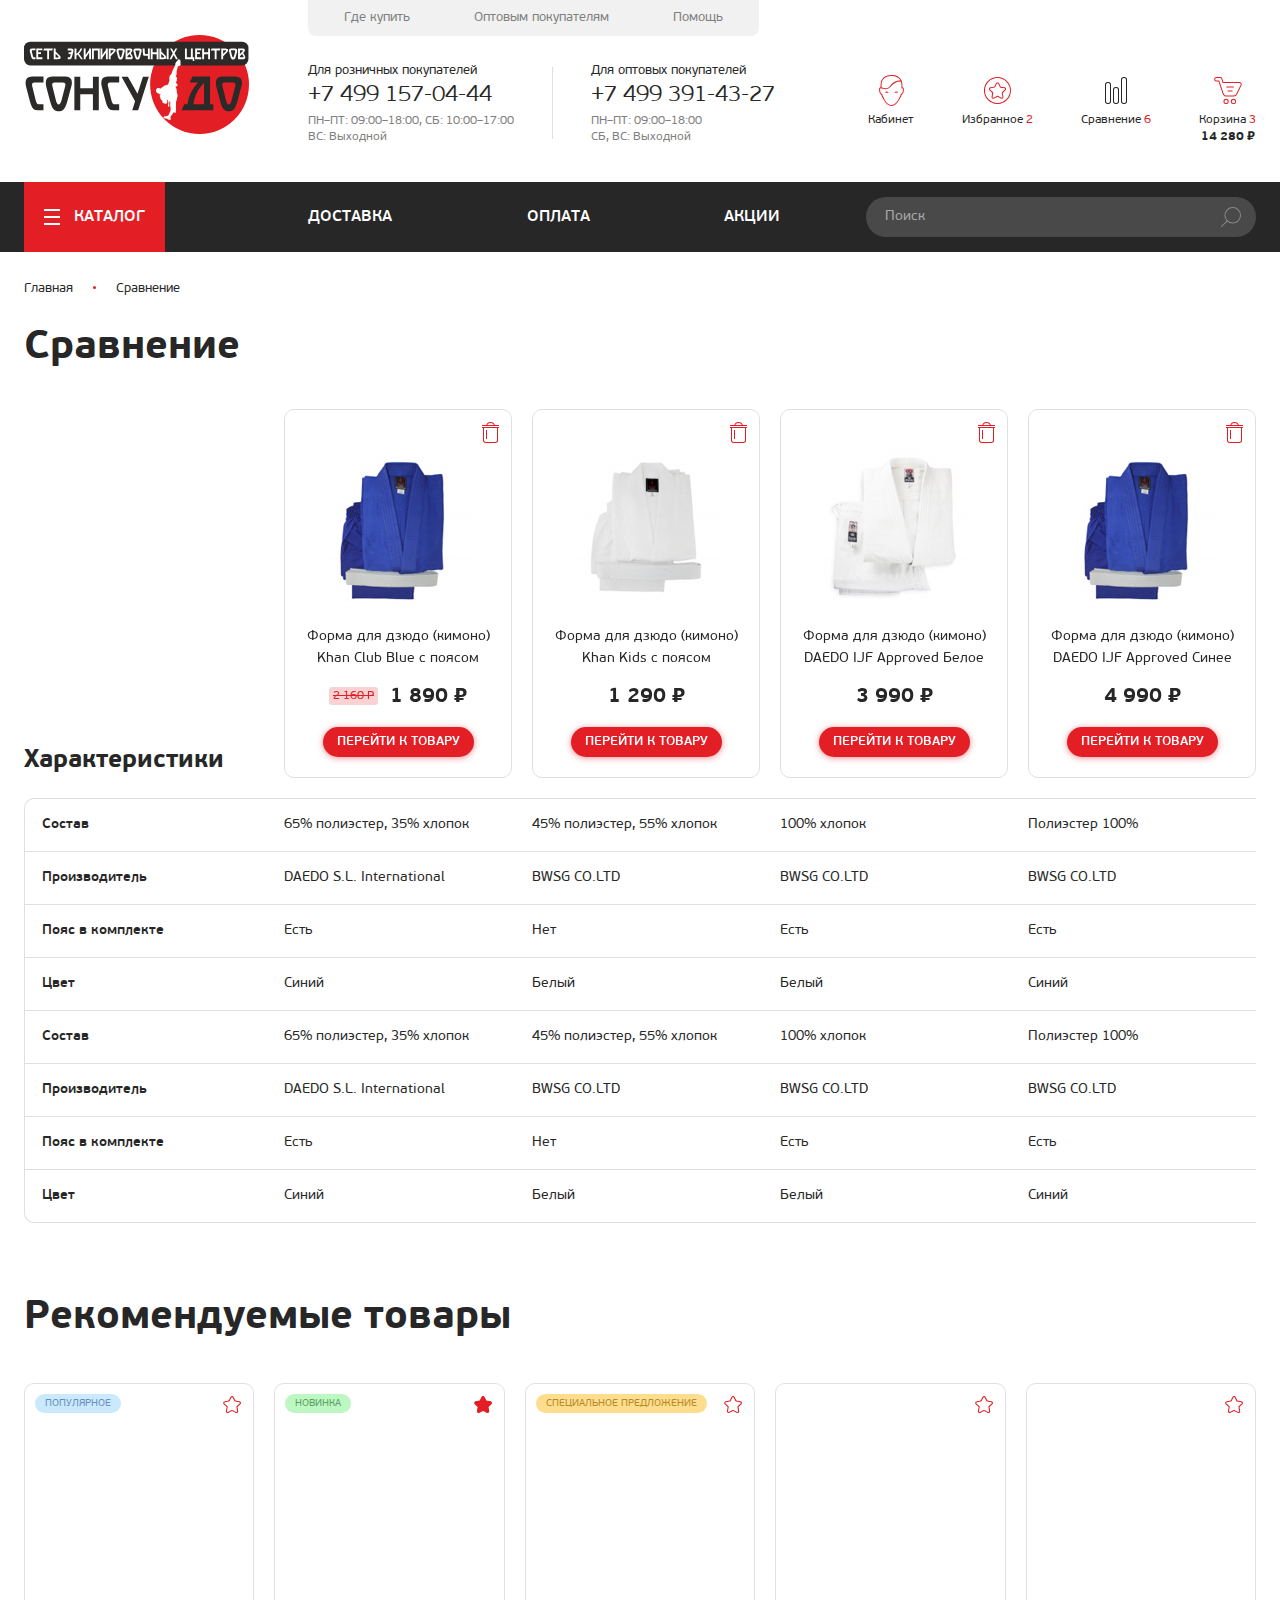
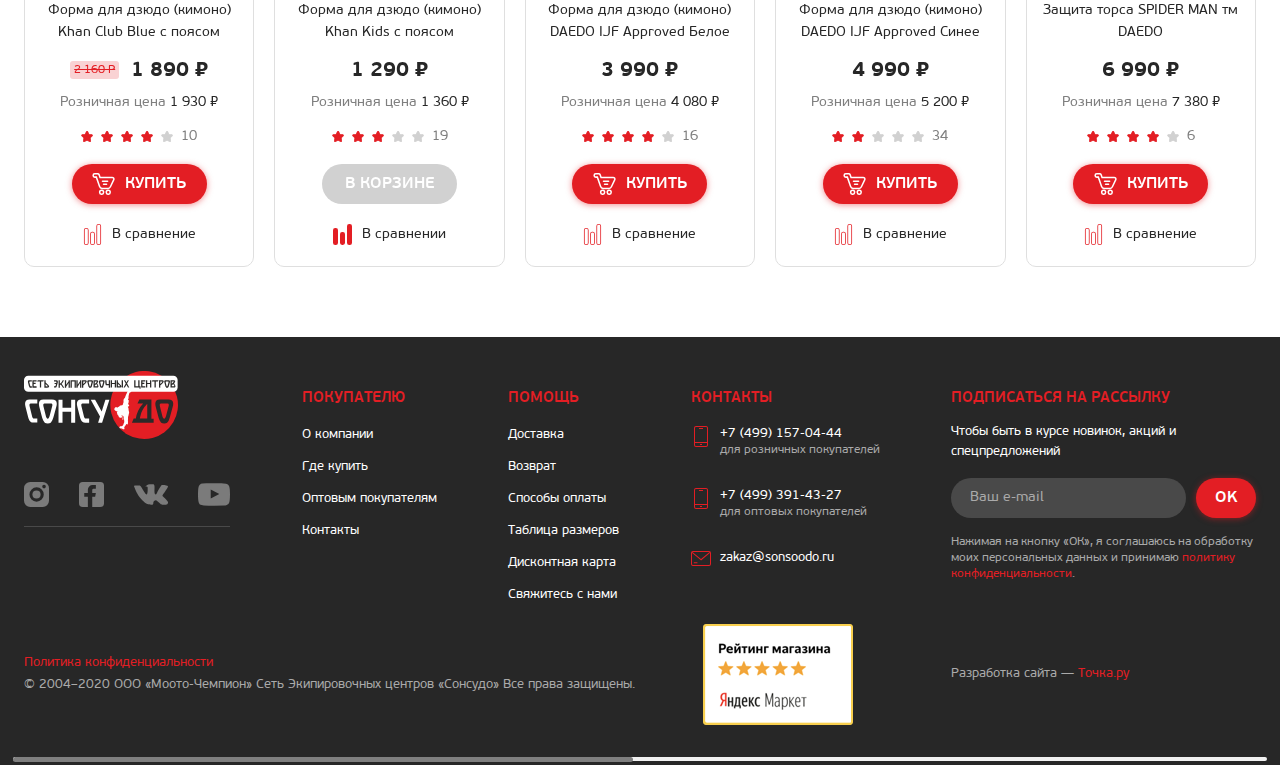
<file: compare.html>
<!DOCTYPE html>
<html lang="ru">
	<head>
		<meta http-equiv="Content-Type" content="text/html; charset=utf-8">

		<!-- Адаптирование страницы для мобильных устройств -->
		<meta name="viewport" content="width=device-width, initial-scale=1, maximum-scale=1">

		<!-- Запрет распознования номера телефона -->
		<meta name="format-detection" content="telephone=no">
		<meta name="SKYPE_TOOLBAR" content ="SKYPE_TOOLBAR_PARSER_COMPATIBLE">

		<!-- Заголовок страницы -->
		<title>Заголовок страницы</title>

		<!-- Данное значение часто используют(использовали) поисковые системы -->
		<meta name="description" content="">
		<meta name="keywords" content="">

		<!-- Традиционная иконка сайта, размер 16x16, прозрачность поддерживается. Рекомендуемый формат: .ico или .png -->
		<link rel="shortcut icon" href="images/favicon.png">

		<!-- Изменение цвета панели моб. браузера -->
		<meta name="msapplication-TileColor" content="#e31e24">
		<meta name="theme-color" content="#e31e24">

		<!-- Подключение файлов стилей -->
		<link rel="stylesheet" href="https://unpkg.com/swiper/swiper-bundle.min.css">
		<link rel="stylesheet" href="css/swiper.css">
		<link rel="stylesheet" href="css/ion.rangeSlider.css">
		<link rel="stylesheet" href="css/fancybox.css">
		<link rel="stylesheet" href="css/styles.css">

		<link rel="stylesheet" href="css/response_1279.css" media="print, (max-width: 1279px)">
		<link rel="stylesheet" href="css/response_1023.css" media="print, (max-width: 1023px)">
		<link rel="stylesheet" href="css/response_767.css" media="print, (max-width: 767px)">
		<link rel="stylesheet" href="css/response_479.css" media="(max-width: 479px)">
	</head>

	<body>
		<div class="wrap">
			<div class="main">
				<header>
					<button class="close"></button>

					<div class="mob_scroll">
						<div class="info">
							<div class="cont row">
								<a href="/" class="logo">
									<img src="images/logo.svg" alt="">
								</a>

								<div class="data">
									<div class="row">
										<div class="links">
											<div><a href="/">Где купить</a></div>
											<div><a href="/">Оптовым покупателям</a></div>
											<div><a href="/">Помощь</a></div>
										</div>
									</div>

									<div class="row">
										<div class="contacts">
											<div>Для розничных покупателей</div>

											<div class="phone">
												<a href="tel:+74991570444">+7 499 157-04-44</a>
											</div>

											<div class="time">ПН–ПТ: 09:00–18:00, СБ: 10:00–17:00<br> ВС: Выходной</div>
										</div>

										<div class="sep"></div>

										<div class="contacts">
											<div>Для оптовых покупателей</div>

											<div class="phone">
												<a href="tel:+74993914327">+7 499 391-43-27</a>
											</div>

											<div class="time">ПН–ПТ: 09:00–18:00<br> СБ, ВС: Выходной</div>
										</div>

										<div class="btns">
											<div class="account">
												<button class="link modal_link" data-content="#login_modal">
													<div class="icon">
														<svg><use xlink:href="images/sprite.svg#ic_account"></use></svg>
													</div>
													<div>Кабинет</div>
												</button>
											</div>

											<div class="favorite">
												<a href="/" class="link">
													<div class="icon">
														<svg><use xlink:href="images/sprite.svg#ic_favorite"></use></svg>
													</div>
													<div>Избранное <span>2</span></div>
												</a>
											</div>

											<div class="compare">
												<a class="link active">
													<div class="icon">
														<svg><use xlink:href="images/sprite.svg#ic_compare"></use></svg>
													</div>
													<div>Сравнение <span>6</span></div>
												</a>
											</div>

											<div class="cart">
												<a href="/" class="link">
													<div class="icon">
														<svg><use xlink:href="images/sprite.svg#ic_cart"></use></svg>
													</div>
													<div>Корзина <span>3</span></div>
													<div class="price">14 280 <span class="currency">%</span></div>
												</a>
											</div>
										</div>
									</div>
								</div>
							</div>
						</div>


						<div class="bottom">
							<div class="cont row">
								<div class="catalog modal_cont">
									<button class="btn mini_modal_btn mouseover" data-modal-id="#catalog_modal">
										<div class="icon"></div>
										<span>КАТАЛОГ</span>
									</button>

									<div class="mini_modal" id="catalog_modal">
										<div class="row">
											<div class="col">
												<div class="title">
													<a href="/">УНИФОРМА</a>
												</div>

												<div class="list">
													<div><a href="/">Дзюдо</a></div>
													<div><a href="/">Каратэ</a></div>
													<div><a href="/">Кикбоксинг</a></div>
													<div><a href="/">ММА</a></div>
													<div><a href="/">Самбо</a></div>
													<div><a href="/">Таэквон-до ИТФ</a></div>
													<div><a href="/">Тхэквондо ВТФ</a></div>
													<div><a href="/">Ушу</a></div>
													<div><a href="/">Хапкидо</a></div>
												</div>
											</div>

											<div class="col">
												<div class="title">
													<a href="/">ЗАЩИТА</a>
												</div>

												<div class="list">
													<div><a href="/">Защита Торса</a></div>
													<div><a href="/">Шлема, маски</a></div>
													<div><a href="/">Защита предплечья</a></div>
													<div><a href="/">Защита голени</a></div>
													<div><a href="/">Защита голени и стопы</a></div>
													<div><a href="/">Перчатки, накладки на кисть</a></div>
													<div><a href="/">Защита стопы (футы)</a></div>
													<div><a href="/">Защита Паха</a></div>
													<div><a href="/">Защита колена, голеностопа</a></div>
													<div><a href="/">Защита челюсти, капы</a></div>
												</div>
											</div>

											<div class="col">
												<div class="title">
													<a href="/">СПОРТИВНЫЙ ИНВЕНТАРЬ</a>
												</div>

												<div class="list">
													<div><a href="/">Инвентарь для соревнований</a></div>
													<div><a href="/">Водоналивные груши, манекены</a></div>
													<div><a href="/">Груши, мешки</a></div>
													<div><a href="/">Доски для разбивания</a></div>
													<div><a href="/">Лапы, ракетки, макивары</a></div>
													<div><a href="/">Напольное покрытие Татами</a></div>
													<div><a href="/">Тренировочный инвентарь</a></div>
												</div>
											</div>

											<div class="col">
												<div class="title">
													<a href="/">АКСЕССУАРЫ</a>
												</div>

												<div class="list">
													<div><a href="/">Сумки</a></div>
													<div><a href="/">Бирки для сумок</a></div>
													<div><a href="/">Браслеты</a></div>
													<div><a href="/">Атрибутика</a></div>
													<div><a href="/">Брелки</a></div>
													<div><a href="/">Значки</a></div>
													<div><a href="/">Кружки</a></div>
													<div><a href="/">Постеры, наклейки</a></div>
													<div><a href="/">Статуэтки</a></div>
													<div><a href="/">Сувениры</a></div>
												</div>
											</div>

											<div class="col">
												<div class="title">
													<a href="/">СПОРТИВНАЯ МЕДИЦИНА</a>
												</div>

												<div class="list">
													<div><a href="/">Спрей, хладоген</a></div>
													<div><a href="/">Суппорты</a></div>
												</div>
											</div>

											<div class="col">
												<div class="title">
													<a href="/">ОБУВЬ СПОРТИВНАЯ</a>
												</div>

												<div class="list">
													<div><a href="/">Борцовки, самбовки</a></div>
													<div><a href="/">Стэпки, тапочки</a></div>
												</div>
											</div>

											<div class="col">
												<div class="title">
													<a href="/">ПОЯСА ДЛЯ ЕДИНОБОРСТВ</a>
												</div>

												<div class="list">
													<div><a href="/">Цветные</a></div>
													<div><a href="/">Черные, пум</a></div>
												</div>
											</div>

											<div class="col">
												<div class="title">
													<a href="/">ОДЕЖДА</a>
												</div>

												<div class="list">
													<div><a href="/">Костюмы</a></div>
													<div><a href="/">Футболки, толстовки, майки, топы</a></div>
												</div>
											</div>
										</div>

										<div class="bottom_links">
											<div class="row">
												<div><a href="/">Daedo Marvel</a></div>
												<div><a href="/">Электронное судейство PSS</a></div>

												<div><a href="/">
													<span>Распродажа</span>
													<img src="images/ic_percents.svg" alt="" class="icon">
												</a></div>
											</div>
										</div>
									</div>
								</div>

								<nav class="menu row">
									<div class="item">
										<a href="/">ДОСТАВКА</a>
									</div>

									<div class="item">
										<a href="/">ОПЛАТА</a>
									</div>

									<div class="item">
										<a href="/">АКЦИИ</a>
									</div>
								</nav>

								<div class="search">
									<form action="">
										<input type="text" name="" value="" class="input" placeholder="Поиск">

										<button type="submit" class="submit_btn">
											<svg class="icon"><use xlink:href="images/sprite.svg#ic_search"></use></svg>
										</button>
									</form>
								</div>
							</div>
						</div>
					</div>
				</header>


				<section class="mob_header">
					<div class="cont">
						<a href="/" class="logo">
							<img src="images/logo.svg" alt="">
						</a>

						<div class="contacts">
							<div class="item">
								<div>Для розничных покупателей</div>

								<div class="phone">
									<a href="tel:+74991570444">+7 499 157-04-44</a>
								</div>
							</div>

							<div class="item">
								<div>Для оптовых покупателей</div>

								<div class="phone">
									<a href="tel:+74993914327">+7 499 391-43-27</a>
								</div>
							</div>
						</div>

						<div class="btns">
							<button class="mob_menu_btn">
								<span></span>
							</button>

							<div class="account">
								<button class="link modal_link" data-content="#login_modal">
									<div class="icon">
										<svg><use xlink:href="images/sprite.svg#ic_account"></use></svg>
									</div>
								</button>
							</div>

							<div class="favorite">
								<a href="/" class="link">
									<div class="icon">
										<svg><use xlink:href="images/sprite.svg#ic_favorite"></use></svg>
									</div>
									<div class="count">2</div>
								</a>
							</div>

							<div class="compare">
								<a href="/" class="link">
									<div class="icon">
										<svg><use xlink:href="images/sprite.svg#ic_compare"></use></svg>
									</div>
									<div class="count">6</div>
								</a>
							</div>

							<div class="cart">
								<a href="/" class="link">
									<div class="icon">
										<svg><use xlink:href="images/sprite.svg#ic_cart"></use></svg>
									</div>
									<div class="count">3</div>
								</a>
							</div>
						</div>
					</div>

					<div class="search">
						<form action="">
							<input type="text" name="" value="" class="input" placeholder="Поиск">

							<button type="submit" class="submit_btn">
								<svg class="icon"><use xlink:href="images/sprite.svg#ic_search"></use></svg>
							</button>
						</form>
					</div>
				</section>


				<section class="page_head">
					<div class="cont">
						<div class="breadcrumbs">
							<a href="/">Главная</a> <span class="sep"></span>
							<span class="current">Сравнение</span>
						</div>

						<h1 class="page_title">Сравнение</h1>
					</div>
				</section>


				<section class="compare_info block content_flex">
					<div class="cont row">
						<aside>
							<div class="compare_features">
								<div class="title">Характеристики</div>

								<div class="list">
									<div>Состав</div>
									<div>Производитель</div>
									<div>Пояс в комплекте</div>
									<div>Цвет</div>
									<div>Состав</div>
									<div>Производитель</div>
									<div>Пояс в комплекте</div>
									<div>Цвет</div>
								</div>
							</div>
						</aside>


						<section class="content">
							<div class="products">
								<div class="swiper">
									<div class="swiper-wrapper">
										<div class="slide swiper-slide">
											<div class="product">
												<div class="delete">
													<button class="btn">
														<svg class="icon"><use xlink:href="images/sprite.svg#ic_delete"></use></svg>
													</button>
												</div>

												<div class="thumb">
													<a href="/" class="img">
														<img data-src="images/tmp/product_thumb.jpg" alt="" class="lozad">
													</a>
												</div>

												<div class="product_name">
													<a href="/">Форма для дзюдо (кимоно) Khan Club Blue с поясом</a>
												</div>

												<div class="price">
													<div class="old">2 160 Р</div>
													<div>1 890 <span class="currency">%</span></div>
												</div>

												<div class="btns">
													<div><a href="/" class="link">ПЕРЕЙТИ К ТОВАРУ</a></div>
												</div>
											</div>

											<div class="product_features">
												<div class="list">
													<div data-column="Состав">65% полиэстер, 35% хлопок</div>
													<div data-column="Производитель">DAEDO S.L. International</div>
													<div data-column="Пояс в комплекте">Есть</div>
													<div data-column="Цвет">Синий</div>
													<div data-column="Состав">65% полиэстер, 35% хлопок</div>
													<div data-column="Производитель">DAEDO S.L. International</div>
													<div data-column="Пояс в комплекте">Есть</div>
													<div data-column="Цвет">Синий</div>
												</div>
											</div>
										</div>


										<div class="slide swiper-slide">
											<div class="product">
												<div class="delete">
													<button class="btn">
														<svg class="icon"><use xlink:href="images/sprite.svg#ic_delete"></use></svg>
													</button>
												</div>

												<div class="thumb">
													<a href="/" class="img">
														<img data-src="images/tmp/product_thumb2.jpg" alt="" class="lozad">
													</a>
												</div>

												<div class="product_name">
													<a href="/">Форма для дзюдо (кимоно) Khan Kids с поясом</a>
												</div>

												<div class="price">
													<div>1 290 <span class="currency">%</span></div>
												</div>

												<div class="btns">
													<div><a href="/" class="link">ПЕРЕЙТИ К ТОВАРУ</a></div>
												</div>
											</div>

											<div class="product_features">
												<div class="list">
													<div data-column="Состав">45% полиэстер, 55% хлопок</div>
													<div data-column="Производитель">BWSG CO.LTD</div>
													<div data-column="Пояс в комплекте">Нет</div>
													<div data-column="Цвет">Белый</div>
													<div data-column="Состав">45% полиэстер, 55% хлопок</div>
													<div data-column="Производитель">BWSG CO.LTD</div>
													<div data-column="Пояс в комплекте">Нет</div>
													<div data-column="Цвет">Белый</div>
												</div>
											</div>
										</div>


										<div class="slide swiper-slide">
											<div class="product">
												<div class="delete">
													<button class="btn">
														<svg class="icon"><use xlink:href="images/sprite.svg#ic_delete"></use></svg>
													</button>
												</div>

												<div class="thumb">
													<a href="/" class="img">
														<img data-src="images/tmp/product_thumb3.jpg" alt="" class="lozad">
													</a>
												</div>

												<div class="product_name">
													<a href="/">Форма для дзюдо (кимоно) DAEDO IJF Approved Белое</a>
												</div>

												<div class="price">
													<div>3 990 <span class="currency">%</span></div>
												</div>

												<div class="btns">
													<div><a href="/" class="link">ПЕРЕЙТИ К ТОВАРУ</a></div>
												</div>
											</div>

											<div class="product_features">
												<div class="list">
													<div data-column="Состав">100% хлопок</div>
													<div data-column="Производитель">BWSG CO.LTD</div>
													<div data-column="Пояс в комплекте">Есть</div>
													<div data-column="Цвет">Белый</div>
													<div data-column="Состав">100% хлопок</div>
													<div data-column="Производитель">BWSG CO.LTD</div>
													<div data-column="Пояс в комплекте">Есть</div>
													<div data-column="Цвет">Белый</div>
												</div>
											</div>
										</div>


										<div class="slide swiper-slide">
											<div class="product">
												<div class="delete">
													<button class="btn">
														<svg class="icon"><use xlink:href="images/sprite.svg#ic_delete"></use></svg>
													</button>
												</div>

												<div class="thumb">
													<a href="/" class="img">
														<img data-src="images/tmp/product_thumb4.jpg" alt="" class="lozad">
													</a>
												</div>

												<div class="product_name">
													<a href="/">Форма для дзюдо (кимоно) DAEDO IJF Approved Синее</a>
												</div>

												<div class="price">
													<div>4 990 <span class="currency">%</span></div>
												</div>

												<div class="btns">
													<div><a href="/" class="link">ПЕРЕЙТИ К ТОВАРУ</a></div>
												</div>
											</div>

											<div class="product_features">
												<div class="list">
													<div data-column="Состав">Полиэстер 100%</div>
													<div data-column="Производитель">BWSG CO.LTD</div>
													<div data-column="Пояс в комплекте">Есть</div>
													<div data-column="Цвет">Синий</div>
													<div data-column="Состав">Полиэстер 100%</div>
													<div data-column="Производитель">BWSG CO.LTD</div>
													<div data-column="Пояс в комплекте">Есть</div>
													<div data-column="Цвет">Синий</div>
												</div>
											</div>
										</div>


										<div class="slide swiper-slide">
											<div class="product">
												<div class="delete">
													<button class="btn">
														<svg class="icon"><use xlink:href="images/sprite.svg#ic_delete"></use></svg>
													</button>
												</div>

												<div class="thumb">
													<a href="/" class="img">
														<img data-src="images/tmp/product_thumb.jpg" alt="" class="lozad">
													</a>
												</div>

												<div class="product_name">
													<a href="/">Форма для дзюдо (кимоно) Khan Club Blue с поясом</a>
												</div>

												<div class="price">
													<div class="old">2 160 Р</div>
													<div>1 890 <span class="currency">%</span></div>
												</div>

												<div class="btns">
													<div><a href="/" class="link">ПЕРЕЙТИ К ТОВАРУ</a></div>
												</div>
											</div>

											<div class="product_features">
												<div class="list">
													<div data-column="Состав">65% полиэстер, 35% хлопок</div>
													<div data-column="Производитель">DAEDO S.L. International</div>
													<div data-column="Пояс в комплекте">Есть</div>
													<div data-column="Цвет">Синий</div>
													<div data-column="Состав">65% полиэстер, 35% хлопок</div>
													<div data-column="Производитель">DAEDO S.L. International</div>
													<div data-column="Пояс в комплекте">Есть</div>
													<div data-column="Цвет">Синий</div>
												</div>
											</div>
										</div>


										<div class="slide swiper-slide">
											<div class="product">
												<div class="delete">
													<button class="btn">
														<svg class="icon"><use xlink:href="images/sprite.svg#ic_delete"></use></svg>
													</button>
												</div>

												<div class="thumb">
													<a href="/" class="img">
														<img data-src="images/tmp/product_thumb2.jpg" alt="" class="lozad">
													</a>
												</div>

												<div class="product_name">
													<a href="/">Форма для дзюдо (кимоно) Khan Kids с поясом</a>
												</div>

												<div class="price">
													<div>1 290 <span class="currency">%</span></div>
												</div>

												<div class="btns">
													<div><a href="/" class="link">ПЕРЕЙТИ К ТОВАРУ</a></div>
												</div>
											</div>

											<div class="product_features">
												<div class="list">
													<div data-column="Состав">45% полиэстер, 55% хлопок</div>
													<div data-column="Производитель">BWSG CO.LTD</div>
													<div data-column="Пояс в комплекте">Нет</div>
													<div data-column="Цвет">Белый</div>
													<div data-column="Состав">45% полиэстер, 55% хлопок</div>
													<div data-column="Производитель">BWSG CO.LTD</div>
													<div data-column="Пояс в комплекте">Нет</div>
													<div data-column="Цвет">Белый</div>
												</div>
											</div>
										</div>


										<div class="slide swiper-slide">
											<div class="product">
												<div class="delete">
													<button class="btn">
														<svg class="icon"><use xlink:href="images/sprite.svg#ic_delete"></use></svg>
													</button>
												</div>

												<div class="thumb">
													<a href="/" class="img">
														<img data-src="images/tmp/product_thumb3.jpg" alt="" class="lozad">
													</a>
												</div>

												<div class="product_name">
													<a href="/">Форма для дзюдо (кимоно) DAEDO IJF Approved Белое</a>
												</div>

												<div class="price">
													<div>3 990 <span class="currency">%</span></div>
												</div>

												<div class="btns">
													<div><a href="/" class="link">ПЕРЕЙТИ К ТОВАРУ</a></div>
												</div>
											</div>

											<div class="product_features">
												<div class="list">
													<div data-column="Состав">100% хлопок</div>
													<div data-column="Производитель">BWSG CO.LTD</div>
													<div data-column="Пояс в комплекте">Есть</div>
													<div data-column="Цвет">Белый</div>
													<div data-column="Состав">100% хлопок</div>
													<div data-column="Производитель">BWSG CO.LTD</div>
													<div data-column="Пояс в комплекте">Есть</div>
													<div data-column="Цвет">Белый</div>
												</div>
											</div>
										</div>


										<div class="slide swiper-slide">
											<div class="product">
												<div class="delete">
													<button class="btn">
														<svg class="icon"><use xlink:href="images/sprite.svg#ic_delete"></use></svg>
													</button>
												</div>

												<div class="thumb">
													<a href="/" class="img">
														<img data-src="images/tmp/product_thumb4.jpg" alt="" class="lozad">
													</a>
												</div>

												<div class="product_name">
													<a href="/">Форма для дзюдо (кимоно) DAEDO IJF Approved Синее</a>
												</div>

												<div class="price">
													<div>4 990 <span class="currency">%</span></div>
												</div>

												<div class="btns">
													<div><a href="/" class="link">ПЕРЕЙТИ К ТОВАРУ</a></div>
												</div>
											</div>

											<div class="product_features">
												<div class="list">
													<div data-column="Состав">Полиэстер 100%</div>
													<div data-column="Производитель">BWSG CO.LTD</div>
													<div data-column="Пояс в комплекте">Есть</div>
													<div data-column="Цвет">Синий</div>
													<div data-column="Состав">Полиэстер 100%</div>
													<div data-column="Производитель">BWSG CO.LTD</div>
													<div data-column="Пояс в комплекте">Есть</div>
													<div data-column="Цвет">Синий</div>
												</div>
											</div>
										</div>
									</div>
								</div>
							</div>
						</section>

						<div class="compare-swiper-scrollbar swiper-scrollbar"></div>
					</div>
				</section>


				<section class="products block">
					<div class="cont">
						<div class="block_head pad_right">
							<div class="title">Рекомендуемые товары</div>
						</div>

						<div class="swiper">
							<div class="swiper-wrapper">
								<div class="slide swiper-slide">
									<div class="product">
										<div class="sticker blue">ПОПУЛЯРНОЕ</div>

										<div class="favorite">
											<button class="btn">
												<svg class="icon"><use xlink:href="images/sprite.svg#ic_favorite2"></use></svg>
												<svg class="icon"><use xlink:href="images/sprite.svg#ic_favorite3"></use></svg>

												<span>Добавить в избранное</span>
												<span>Убрать из избранного</span>
											</button>
										</div>

										<div class="thumb">
											<a href="/" class="img">
												<img data-src="images/tmp/product_thumb.jpg" alt="" class="lozad">
											</a>

											<div class="options">
												<div class="option size">
													<div class="name">Размеры</div>

													<div class="vals">
														<input type="radio" name="size" id="product1_size1">
														<label for="product1_size1">130</label>

														<input type="radio" name="size" id="product1_size2">
														<label for="product1_size2">140</label>

														<input type="radio" name="size" id="product1_size3">
														<label for="product1_size3">150</label>

														<input type="radio" name="size" id="product1_size4">
														<label for="product1_size4">160</label>

														<input type="radio" name="size" id="product1_size5">
														<label for="product1_size5">170</label>

														<input type="radio" name="size" id="product1_size6">
														<label for="product1_size6">180</label>
													</div>
												</div>

												<div class="option color">
													<div class="name">Цвета</div>

													<div class="vals">
														<input type="radio" name="color" id="product1_color1">
														<label for="product1_color1" class="dark">
															<img data-src="images/tmp/ic_product_color1.png" alt="" class="lozad">
														</label>

														<input type="radio" name="color" id="product1_color2">
														<label for="product1_color2">
															<img data-src="images/tmp/ic_product_color2.png" alt="" class="lozad">
														</label>

														<input type="radio" name="color" id="product1_color3">
														<label for="product1_color3">
															<img data-src="images/tmp/ic_product_color3.png" alt="" class="lozad">
														</label>
													</div>
												</div>
											</div>
										</div>

										<div class="product_name">
											<a href="/">Форма для дзюдо (кимоно) Khan Club Blue с поясом</a>
										</div>

										<div class="price">
											<div class="old">2 160 Р</div>
											<div>1 890 <span class="currency">%</span></div>
										</div>

										<div class="retails_price">
											<div>Розничная цена <span>1 930 <span class="currency">№</span></span></div>
										</div>

										<div class="rating">
											<svg class="icon active"><use xlink:href="images/sprite.svg#ic_favorite3"></use></svg>
											<svg class="icon active"><use xlink:href="images/sprite.svg#ic_favorite3"></use></svg>
											<svg class="icon active"><use xlink:href="images/sprite.svg#ic_favorite3"></use></svg>
											<svg class="icon active"><use xlink:href="images/sprite.svg#ic_favorite3"></use></svg>
											<svg class="icon"><use xlink:href="images/sprite.svg#ic_favorite3"></use></svg>

											<a href="/" class="val">10</a>
										</div>

										<div class="btns">
											<div><button class="buy_btn">
												<svg class="icon"><use xlink:href="images/sprite.svg#ic_buy"></use></svg>
												<span>КУПИТЬ</span>
												<span>В КОРЗИНЕ</span>
											</button></div>

											<div><button class="compare_btn">
												<svg class="icon"><use xlink:href="images/sprite.svg#ic_compare"></use></svg>
												<svg class="icon"><use xlink:href="images/sprite.svg#ic_compare2"></use></svg>
												<span>В сравнение</span>
												<span>В сравнении</span>
											</button></div>
										</div>
									</div>
								</div>


								<div class="slide swiper-slide">
									<div class="product">
										<div class="sticker green">НОВИНКА</div>

										<div class="favorite">
											<button class="btn active">
												<svg class="icon"><use xlink:href="images/sprite.svg#ic_favorite2"></use></svg>
												<svg class="icon"><use xlink:href="images/sprite.svg#ic_favorite3"></use></svg>

												<span>Добавить в избранное</span>
												<span>Убрать из избранного</span>
											</button>
										</div>

										<div class="thumb">
											<a href="/" class="img">
												<img data-src="images/tmp/product_thumb2.jpg" alt="" class="lozad">
											</a>

											<div class="options">
												<div class="option size">
													<div class="name">Размеры</div>

													<div class="vals">
														<input type="radio" name="size" id="product1_size1">
														<label for="product1_size1">130</label>

														<input type="radio" name="size" id="product1_size2">
														<label for="product1_size2">140</label>

														<input type="radio" name="size" id="product1_size3">
														<label for="product1_size3">150</label>

														<input type="radio" name="size" id="product1_size4">
														<label for="product1_size4">160</label>

														<input type="radio" name="size" id="product1_size5">
														<label for="product1_size5">170</label>

														<input type="radio" name="size" id="product1_size6">
														<label for="product1_size6">180</label>
													</div>
												</div>

												<div class="option color">
													<div class="name">Цвета</div>

													<div class="vals">
														<input type="radio" name="color" id="product1_color1">
														<label for="product1_color1" class="dark">
															<img data-src="images/tmp/ic_product_color1.png" alt="" class="lozad">
														</label>

														<input type="radio" name="color" id="product1_color2">
														<label for="product1_color2">
															<img data-src="images/tmp/ic_product_color2.png" alt="" class="lozad">
														</label>

														<input type="radio" name="color" id="product1_color3">
														<label for="product1_color3">
															<img data-src="images/tmp/ic_product_color3.png" alt="" class="lozad">
														</label>
													</div>
												</div>
											</div>
										</div>

										<div class="product_name">
											<a href="/">Форма для дзюдо (кимоно) Khan Kids с поясом</a>
										</div>

										<div class="price">
											<div>1 290 <span class="currency">%</span></div>
										</div>

										<div class="retails_price">
											<div>Розничная цена <span>1 360 <span class="currency">№</span></span></div>
										</div>

										<div class="rating">
											<svg class="icon active"><use xlink:href="images/sprite.svg#ic_favorite3"></use></svg>
											<svg class="icon active"><use xlink:href="images/sprite.svg#ic_favorite3"></use></svg>
											<svg class="icon active"><use xlink:href="images/sprite.svg#ic_favorite3"></use></svg>
											<svg class="icon"><use xlink:href="images/sprite.svg#ic_favorite3"></use></svg>
											<svg class="icon"><use xlink:href="images/sprite.svg#ic_favorite3"></use></svg>

											<a href="/" class="val">19</a>
										</div>

										<div class="btns">
											<div><button class="buy_btn active">
												<svg class="icon"><use xlink:href="images/sprite.svg#ic_buy"></use></svg>
												<span>КУПИТЬ</span>
												<span>В КОРЗИНЕ</span>
											</button></div>

											<div><button class="compare_btn active">
												<svg class="icon"><use xlink:href="images/sprite.svg#ic_compare"></use></svg>
												<svg class="icon"><use xlink:href="images/sprite.svg#ic_compare2"></use></svg>
												<span>В сравнение</span>
												<span>В сравнении</span>
											</button></div>
										</div>
									</div>
								</div>


								<div class="slide swiper-slide">
									<div class="product">
										<div class="sticker yellow">СПЕЦИАЛЬНОЕ ПРЕДЛОЖЕНИЕ</div>

										<div class="favorite">
											<button class="btn">
												<svg class="icon"><use xlink:href="images/sprite.svg#ic_favorite2"></use></svg>
												<svg class="icon"><use xlink:href="images/sprite.svg#ic_favorite3"></use></svg>

												<span>Добавить в избранное</span>
												<span>Убрать из избранного</span>
											</button>
										</div>

										<div class="thumb">
											<a href="/" class="img">
												<img data-src="images/tmp/product_thumb3.jpg" alt="" class="lozad">
											</a>

											<div class="options">
												<div class="option size">
													<div class="name">Размеры</div>

													<div class="vals">
														<input type="radio" name="size" id="product1_size1">
														<label for="product1_size1">130</label>

														<input type="radio" name="size" id="product1_size2">
														<label for="product1_size2">140</label>

														<input type="radio" name="size" id="product1_size3">
														<label for="product1_size3">150</label>

														<input type="radio" name="size" id="product1_size4">
														<label for="product1_size4">160</label>

														<input type="radio" name="size" id="product1_size5">
														<label for="product1_size5">170</label>

														<input type="radio" name="size" id="product1_size6">
														<label for="product1_size6">180</label>
													</div>
												</div>

												<div class="option color">
													<div class="name">Цвета</div>

													<div class="vals">
														<input type="radio" name="color" id="product1_color1">
														<label for="product1_color1" class="dark">
															<img data-src="images/tmp/ic_product_color1.png" alt="" class="lozad">
														</label>

														<input type="radio" name="color" id="product1_color2">
														<label for="product1_color2">
															<img data-src="images/tmp/ic_product_color2.png" alt="" class="lozad">
														</label>

														<input type="radio" name="color" id="product1_color3">
														<label for="product1_color3">
															<img data-src="images/tmp/ic_product_color3.png" alt="" class="lozad">
														</label>
													</div>
												</div>
											</div>
										</div>

										<div class="product_name">
											<a href="/">Форма для дзюдо (кимоно) DAEDO IJF Approved Белое</a>
										</div>

										<div class="price">
											<div>3 990 <span class="currency">%</span></div>
										</div>

										<div class="retails_price">
											<div>Розничная цена <span>4 080 <span class="currency">№</span></span></div>
										</div>

										<div class="rating">
											<svg class="icon active"><use xlink:href="images/sprite.svg#ic_favorite3"></use></svg>
											<svg class="icon active"><use xlink:href="images/sprite.svg#ic_favorite3"></use></svg>
											<svg class="icon active"><use xlink:href="images/sprite.svg#ic_favorite3"></use></svg>
											<svg class="icon active"><use xlink:href="images/sprite.svg#ic_favorite3"></use></svg>
											<svg class="icon"><use xlink:href="images/sprite.svg#ic_favorite3"></use></svg>

											<a href="/" class="val">16</a>
										</div>

										<div class="btns">
											<div><button class="buy_btn">
												<svg class="icon"><use xlink:href="images/sprite.svg#ic_buy"></use></svg>
												<span>КУПИТЬ</span>
												<span>В КОРЗИНЕ</span>
											</button></div>

											<div><button class="compare_btn">
												<svg class="icon"><use xlink:href="images/sprite.svg#ic_compare"></use></svg>
												<svg class="icon"><use xlink:href="images/sprite.svg#ic_compare2"></use></svg>
												<span>В сравнение</span>
												<span>В сравнении</span>
											</button></div>
										</div>
									</div>
								</div>


								<div class="slide swiper-slide">
									<div class="product">
										<div class="favorite">
											<button class="btn">
												<svg class="icon"><use xlink:href="images/sprite.svg#ic_favorite2"></use></svg>
												<svg class="icon"><use xlink:href="images/sprite.svg#ic_favorite3"></use></svg>

												<span>Добавить в избранное</span>
												<span>Убрать из избранного</span>
											</button>
										</div>

										<div class="thumb">
											<a href="/" class="img">
												<img data-src="images/tmp/product_thumb4.jpg" alt="" class="lozad">
											</a>

											<div class="options">
												<div class="option size">
													<div class="name">Размеры</div>

													<div class="vals">
														<input type="radio" name="size" id="product1_size1">
														<label for="product1_size1">130</label>

														<input type="radio" name="size" id="product1_size2">
														<label for="product1_size2">140</label>

														<input type="radio" name="size" id="product1_size3">
														<label for="product1_size3">150</label>

														<input type="radio" name="size" id="product1_size4">
														<label for="product1_size4">160</label>

														<input type="radio" name="size" id="product1_size5">
														<label for="product1_size5">170</label>

														<input type="radio" name="size" id="product1_size6">
														<label for="product1_size6">180</label>
													</div>
												</div>

												<div class="option color">
													<div class="name">Цвета</div>

													<div class="vals">
														<input type="radio" name="color" id="product1_color1">
														<label for="product1_color1" class="dark">
															<img data-src="images/tmp/ic_product_color1.png" alt="" class="lozad">
														</label>

														<input type="radio" name="color" id="product1_color2">
														<label for="product1_color2">
															<img data-src="images/tmp/ic_product_color2.png" alt="" class="lozad">
														</label>

														<input type="radio" name="color" id="product1_color3">
														<label for="product1_color3">
															<img data-src="images/tmp/ic_product_color3.png" alt="" class="lozad">
														</label>
													</div>
												</div>
											</div>
										</div>

										<div class="product_name">
											<a href="/">Форма для дзюдо (кимоно) DAEDO IJF Approved Синее</a>
										</div>

										<div class="price">
											<div>4 990 <span class="currency">%</span></div>
										</div>

										<div class="retails_price">
											<div>Розничная цена <span>5 200 <span class="currency">№</span></span></div>
										</div>

										<div class="rating">
											<svg class="icon active"><use xlink:href="images/sprite.svg#ic_favorite3"></use></svg>
											<svg class="icon active"><use xlink:href="images/sprite.svg#ic_favorite3"></use></svg>
											<svg class="icon"><use xlink:href="images/sprite.svg#ic_favorite3"></use></svg>
											<svg class="icon"><use xlink:href="images/sprite.svg#ic_favorite3"></use></svg>
											<svg class="icon"><use xlink:href="images/sprite.svg#ic_favorite3"></use></svg>

											<a href="/" class="val">34</a>
										</div>

										<div class="btns">
											<div><button class="buy_btn">
												<svg class="icon"><use xlink:href="images/sprite.svg#ic_buy"></use></svg>
												<span>КУПИТЬ</span>
												<span>В КОРЗИНЕ</span>
											</button></div>

											<div><button class="compare_btn">
												<svg class="icon"><use xlink:href="images/sprite.svg#ic_compare"></use></svg>
												<svg class="icon"><use xlink:href="images/sprite.svg#ic_compare2"></use></svg>
												<span>В сравнение</span>
												<span>В сравнении</span>
											</button></div>
										</div>
									</div>
								</div>


								<div class="slide swiper-slide">
									<div class="product">
										<div class="favorite">
											<button class="btn">
												<svg class="icon"><use xlink:href="images/sprite.svg#ic_favorite2"></use></svg>
												<svg class="icon"><use xlink:href="images/sprite.svg#ic_favorite3"></use></svg>

												<span>Добавить в избранное</span>
												<span>Убрать из избранного</span>
											</button>
										</div>

										<div class="thumb">
											<a href="/" class="img">
												<img data-src="images/tmp/product_thumb5.jpg" alt="" class="lozad">
											</a>

											<div class="options">
												<div class="option size">
													<div class="name">Размеры</div>

													<div class="vals">
														<input type="radio" name="size" id="product1_size1">
														<label for="product1_size1">130</label>

														<input type="radio" name="size" id="product1_size2">
														<label for="product1_size2">140</label>

														<input type="radio" name="size" id="product1_size3">
														<label for="product1_size3">150</label>

														<input type="radio" name="size" id="product1_size4">
														<label for="product1_size4">160</label>

														<input type="radio" name="size" id="product1_size5">
														<label for="product1_size5">170</label>

														<input type="radio" name="size" id="product1_size6">
														<label for="product1_size6">180</label>
													</div>
												</div>

												<div class="option color">
													<div class="name">Цвета</div>

													<div class="vals">
														<input type="radio" name="color" id="product1_color1">
														<label for="product1_color1" class="dark">
															<img data-src="images/tmp/ic_product_color1.png" alt="" class="lozad">
														</label>

														<input type="radio" name="color" id="product1_color2">
														<label for="product1_color2">
															<img data-src="images/tmp/ic_product_color2.png" alt="" class="lozad">
														</label>

														<input type="radio" name="color" id="product1_color3">
														<label for="product1_color3">
															<img data-src="images/tmp/ic_product_color3.png" alt="" class="lozad">
														</label>
													</div>
												</div>
											</div>
										</div>

										<div class="product_name">
											<a href="/">Защита торса SPIDER MAN тм DAEDO</a>
										</div>

										<div class="price">
											<div>6 990 <span class="currency">%</span></div>
										</div>

										<div class="retails_price">
											<div>Розничная цена <span>7 380 <span class="currency">№</span></span></div>
										</div>

										<div class="rating">
											<svg class="icon active"><use xlink:href="images/sprite.svg#ic_favorite3"></use></svg>
											<svg class="icon active"><use xlink:href="images/sprite.svg#ic_favorite3"></use></svg>
											<svg class="icon active"><use xlink:href="images/sprite.svg#ic_favorite3"></use></svg>
											<svg class="icon active"><use xlink:href="images/sprite.svg#ic_favorite3"></use></svg>
											<svg class="icon"><use xlink:href="images/sprite.svg#ic_favorite3"></use></svg>

											<a href="/" class="val">6</a>
										</div>

										<div class="btns">
											<div><button class="buy_btn">
												<svg class="icon"><use xlink:href="images/sprite.svg#ic_buy"></use></svg>
												<span>КУПИТЬ</span>
												<span>В КОРЗИНЕ</span>
											</button></div>

											<div><button class="compare_btn">
												<svg class="icon"><use xlink:href="images/sprite.svg#ic_compare"></use></svg>
												<svg class="icon"><use xlink:href="images/sprite.svg#ic_compare2"></use></svg>
												<span>В сравнение</span>
												<span>В сравнении</span>
											</button></div>
										</div>
									</div>
								</div>


								<div class="slide swiper-slide">
									<div class="product">
										<div class="sticker blue">ПОПУЛЯРНОЕ</div>

										<div class="favorite">
											<button class="btn">
												<svg class="icon"><use xlink:href="images/sprite.svg#ic_favorite2"></use></svg>
												<svg class="icon"><use xlink:href="images/sprite.svg#ic_favorite3"></use></svg>

												<span>Добавить в избранное</span>
												<span>Убрать из избранного</span>
											</button>
										</div>

										<div class="thumb">
											<a href="/" class="img">
												<img data-src="images/tmp/product_thumb.jpg" alt="" class="lozad">
											</a>

											<div class="options">
												<div class="option size">
													<div class="name">Размеры</div>

													<div class="vals">
														<input type="radio" name="size" id="product1_size1">
														<label for="product1_size1">130</label>

														<input type="radio" name="size" id="product1_size2">
														<label for="product1_size2">140</label>

														<input type="radio" name="size" id="product1_size3">
														<label for="product1_size3">150</label>

														<input type="radio" name="size" id="product1_size4">
														<label for="product1_size4">160</label>

														<input type="radio" name="size" id="product1_size5">
														<label for="product1_size5">170</label>

														<input type="radio" name="size" id="product1_size6">
														<label for="product1_size6">180</label>
													</div>
												</div>

												<div class="option color">
													<div class="name">Цвета</div>

													<div class="vals">
														<input type="radio" name="color" id="product1_color1">
														<label for="product1_color1" class="dark">
															<img data-src="images/tmp/ic_product_color1.png" alt="" class="lozad">
														</label>

														<input type="radio" name="color" id="product1_color2">
														<label for="product1_color2">
															<img data-src="images/tmp/ic_product_color2.png" alt="" class="lozad">
														</label>

														<input type="radio" name="color" id="product1_color3">
														<label for="product1_color3">
															<img data-src="images/tmp/ic_product_color3.png" alt="" class="lozad">
														</label>
													</div>
												</div>
											</div>
										</div>

										<div class="product_name">
											<a href="/">Форма для дзюдо (кимоно) Khan Club Blue с поясом</a>
										</div>

										<div class="price">
											<div class="old">2 160 Р</div>
											<div>1 890 <span class="currency">%</span></div>
										</div>

										<div class="retails_price">
											<div>Розничная цена <span>1 930 <span class="currency">№</span></span></div>
										</div>

										<div class="rating">
											<svg class="icon active"><use xlink:href="images/sprite.svg#ic_favorite3"></use></svg>
											<svg class="icon active"><use xlink:href="images/sprite.svg#ic_favorite3"></use></svg>
											<svg class="icon active"><use xlink:href="images/sprite.svg#ic_favorite3"></use></svg>
											<svg class="icon active"><use xlink:href="images/sprite.svg#ic_favorite3"></use></svg>
											<svg class="icon"><use xlink:href="images/sprite.svg#ic_favorite3"></use></svg>

											<a href="/" class="val">10</a>
										</div>

										<div class="btns">
											<div><button class="buy_btn">
												<svg class="icon"><use xlink:href="images/sprite.svg#ic_buy"></use></svg>
												<span>КУПИТЬ</span>
												<span>В КОРЗИНЕ</span>
											</button></div>

											<div><button class="compare_btn">
												<svg class="icon"><use xlink:href="images/sprite.svg#ic_compare"></use></svg>
												<svg class="icon"><use xlink:href="images/sprite.svg#ic_compare2"></use></svg>
												<span>В сравнение</span>
												<span>В сравнении</span>
											</button></div>
										</div>
									</div>
								</div>


								<div class="slide swiper-slide">
									<div class="product">
										<div class="sticker green">НОВИНКА</div>

										<div class="favorite">
											<button class="btn active">
												<svg class="icon"><use xlink:href="images/sprite.svg#ic_favorite2"></use></svg>
												<svg class="icon"><use xlink:href="images/sprite.svg#ic_favorite3"></use></svg>

												<span>Добавить в избранное</span>
												<span>Убрать из избранного</span>
											</button>
										</div>

										<div class="thumb">
											<a href="/" class="img">
												<img data-src="images/tmp/product_thumb2.jpg" alt="" class="lozad">
											</a>

											<div class="options">
												<div class="option size">
													<div class="name">Размеры</div>

													<div class="vals">
														<input type="radio" name="size" id="product1_size1">
														<label for="product1_size1">130</label>

														<input type="radio" name="size" id="product1_size2">
														<label for="product1_size2">140</label>

														<input type="radio" name="size" id="product1_size3">
														<label for="product1_size3">150</label>

														<input type="radio" name="size" id="product1_size4">
														<label for="product1_size4">160</label>

														<input type="radio" name="size" id="product1_size5">
														<label for="product1_size5">170</label>

														<input type="radio" name="size" id="product1_size6">
														<label for="product1_size6">180</label>
													</div>
												</div>

												<div class="option color">
													<div class="name">Цвета</div>

													<div class="vals">
														<input type="radio" name="color" id="product1_color1">
														<label for="product1_color1" class="dark">
															<img data-src="images/tmp/ic_product_color1.png" alt="" class="lozad">
														</label>

														<input type="radio" name="color" id="product1_color2">
														<label for="product1_color2">
															<img data-src="images/tmp/ic_product_color2.png" alt="" class="lozad">
														</label>

														<input type="radio" name="color" id="product1_color3">
														<label for="product1_color3">
															<img data-src="images/tmp/ic_product_color3.png" alt="" class="lozad">
														</label>
													</div>
												</div>
											</div>
										</div>

										<div class="product_name">
											<a href="/">Форма для дзюдо (кимоно) Khan Kids с поясом</a>
										</div>

										<div class="price">
											<div>1 290 <span class="currency">%</span></div>
										</div>

										<div class="retails_price">
											<div>Розничная цена <span>1 360 <span class="currency">№</span></span></div>
										</div>

										<div class="rating">
											<svg class="icon active"><use xlink:href="images/sprite.svg#ic_favorite3"></use></svg>
											<svg class="icon active"><use xlink:href="images/sprite.svg#ic_favorite3"></use></svg>
											<svg class="icon active"><use xlink:href="images/sprite.svg#ic_favorite3"></use></svg>
											<svg class="icon"><use xlink:href="images/sprite.svg#ic_favorite3"></use></svg>
											<svg class="icon"><use xlink:href="images/sprite.svg#ic_favorite3"></use></svg>

											<a href="/" class="val">19</a>
										</div>

										<div class="btns">
											<div><button class="buy_btn active">
												<svg class="icon"><use xlink:href="images/sprite.svg#ic_buy"></use></svg>
												<span>КУПИТЬ</span>
												<span>В КОРЗИНЕ</span>
											</button></div>

											<div><button class="compare_btn active">
												<svg class="icon"><use xlink:href="images/sprite.svg#ic_compare"></use></svg>
												<svg class="icon"><use xlink:href="images/sprite.svg#ic_compare2"></use></svg>
												<span>В сравнение</span>
												<span>В сравнении</span>
											</button></div>
										</div>
									</div>
								</div>


								<div class="slide swiper-slide">
									<div class="product">
										<div class="sticker yellow">СПЕЦИАЛЬНОЕ ПРЕДЛОЖЕНИЕ</div>

										<div class="favorite">
											<button class="btn">
												<svg class="icon"><use xlink:href="images/sprite.svg#ic_favorite2"></use></svg>
												<svg class="icon"><use xlink:href="images/sprite.svg#ic_favorite3"></use></svg>

												<span>Добавить в избранное</span>
												<span>Убрать из избранного</span>
											</button>
										</div>

										<div class="thumb">
											<a href="/" class="img">
												<img data-src="images/tmp/product_thumb3.jpg" alt="" class="lozad">
											</a>

											<div class="options">
												<div class="option size">
													<div class="name">Размеры</div>

													<div class="vals">
														<input type="radio" name="size" id="product1_size1">
														<label for="product1_size1">130</label>

														<input type="radio" name="size" id="product1_size2">
														<label for="product1_size2">140</label>

														<input type="radio" name="size" id="product1_size3">
														<label for="product1_size3">150</label>

														<input type="radio" name="size" id="product1_size4">
														<label for="product1_size4">160</label>

														<input type="radio" name="size" id="product1_size5">
														<label for="product1_size5">170</label>

														<input type="radio" name="size" id="product1_size6">
														<label for="product1_size6">180</label>
													</div>
												</div>

												<div class="option color">
													<div class="name">Цвета</div>

													<div class="vals">
														<input type="radio" name="color" id="product1_color1">
														<label for="product1_color1" class="dark">
															<img data-src="images/tmp/ic_product_color1.png" alt="" class="lozad">
														</label>

														<input type="radio" name="color" id="product1_color2">
														<label for="product1_color2">
															<img data-src="images/tmp/ic_product_color2.png" alt="" class="lozad">
														</label>

														<input type="radio" name="color" id="product1_color3">
														<label for="product1_color3">
															<img data-src="images/tmp/ic_product_color3.png" alt="" class="lozad">
														</label>
													</div>
												</div>
											</div>
										</div>

										<div class="product_name">
											<a href="/">Форма для дзюдо (кимоно) DAEDO IJF Approved Белое</a>
										</div>

										<div class="price">
											<div>3 990 <span class="currency">%</span></div>
										</div>

										<div class="retails_price">
											<div>Розничная цена <span>4 080 <span class="currency">№</span></span></div>
										</div>

										<div class="rating">
											<svg class="icon active"><use xlink:href="images/sprite.svg#ic_favorite3"></use></svg>
											<svg class="icon active"><use xlink:href="images/sprite.svg#ic_favorite3"></use></svg>
											<svg class="icon active"><use xlink:href="images/sprite.svg#ic_favorite3"></use></svg>
											<svg class="icon active"><use xlink:href="images/sprite.svg#ic_favorite3"></use></svg>
											<svg class="icon"><use xlink:href="images/sprite.svg#ic_favorite3"></use></svg>

											<a href="/" class="val">16</a>
										</div>

										<div class="btns">
											<div><button class="buy_btn">
												<svg class="icon"><use xlink:href="images/sprite.svg#ic_buy"></use></svg>
												<span>КУПИТЬ</span>
												<span>В КОРЗИНЕ</span>
											</button></div>

											<div><button class="compare_btn">
												<svg class="icon"><use xlink:href="images/sprite.svg#ic_compare"></use></svg>
												<svg class="icon"><use xlink:href="images/sprite.svg#ic_compare2"></use></svg>
												<span>В сравнение</span>
												<span>В сравнении</span>
											</button></div>
										</div>
									</div>
								</div>


								<div class="slide swiper-slide">
									<div class="product">
										<div class="favorite">
											<button class="btn">
												<svg class="icon"><use xlink:href="images/sprite.svg#ic_favorite2"></use></svg>
												<svg class="icon"><use xlink:href="images/sprite.svg#ic_favorite3"></use></svg>

												<span>Добавить в избранное</span>
												<span>Убрать из избранного</span>
											</button>
										</div>

										<div class="thumb">
											<a href="/" class="img">
												<img data-src="images/tmp/product_thumb4.jpg" alt="" class="lozad">
											</a>

											<div class="options">
												<div class="option size">
													<div class="name">Размеры</div>

													<div class="vals">
														<input type="radio" name="size" id="product1_size1">
														<label for="product1_size1">130</label>

														<input type="radio" name="size" id="product1_size2">
														<label for="product1_size2">140</label>

														<input type="radio" name="size" id="product1_size3">
														<label for="product1_size3">150</label>

														<input type="radio" name="size" id="product1_size4">
														<label for="product1_size4">160</label>

														<input type="radio" name="size" id="product1_size5">
														<label for="product1_size5">170</label>

														<input type="radio" name="size" id="product1_size6">
														<label for="product1_size6">180</label>
													</div>
												</div>

												<div class="option color">
													<div class="name">Цвета</div>

													<div class="vals">
														<input type="radio" name="color" id="product1_color1">
														<label for="product1_color1" class="dark">
															<img data-src="images/tmp/ic_product_color1.png" alt="" class="lozad">
														</label>

														<input type="radio" name="color" id="product1_color2">
														<label for="product1_color2">
															<img data-src="images/tmp/ic_product_color2.png" alt="" class="lozad">
														</label>

														<input type="radio" name="color" id="product1_color3">
														<label for="product1_color3">
															<img data-src="images/tmp/ic_product_color3.png" alt="" class="lozad">
														</label>
													</div>
												</div>
											</div>
										</div>

										<div class="product_name">
											<a href="/">Форма для дзюдо (кимоно) DAEDO IJF Approved Синее</a>
										</div>

										<div class="price">
											<div>4 990 <span class="currency">%</span></div>
										</div>

										<div class="retails_price">
											<div>Розничная цена <span>5 200 <span class="currency">№</span></span></div>
										</div>

										<div class="rating">
											<svg class="icon active"><use xlink:href="images/sprite.svg#ic_favorite3"></use></svg>
											<svg class="icon active"><use xlink:href="images/sprite.svg#ic_favorite3"></use></svg>
											<svg class="icon"><use xlink:href="images/sprite.svg#ic_favorite3"></use></svg>
											<svg class="icon"><use xlink:href="images/sprite.svg#ic_favorite3"></use></svg>
											<svg class="icon"><use xlink:href="images/sprite.svg#ic_favorite3"></use></svg>

											<a href="/" class="val">34</a>
										</div>

										<div class="btns">
											<div><button class="buy_btn">
												<svg class="icon"><use xlink:href="images/sprite.svg#ic_buy"></use></svg>
												<span>КУПИТЬ</span>
												<span>В КОРЗИНЕ</span>
											</button></div>

											<div><button class="compare_btn">
												<svg class="icon"><use xlink:href="images/sprite.svg#ic_compare"></use></svg>
												<svg class="icon"><use xlink:href="images/sprite.svg#ic_compare2"></use></svg>
												<span>В сравнение</span>
												<span>В сравнении</span>
											</button></div>
										</div>
									</div>
								</div>


								<div class="slide swiper-slide">
									<div class="product">
										<div class="favorite">
											<button class="btn">
												<svg class="icon"><use xlink:href="images/sprite.svg#ic_favorite2"></use></svg>
												<svg class="icon"><use xlink:href="images/sprite.svg#ic_favorite3"></use></svg>

												<span>Добавить в избранное</span>
												<span>Убрать из избранного</span>
											</button>
										</div>

										<div class="thumb">
											<a href="/" class="img">
												<img data-src="images/tmp/product_thumb5.jpg" alt="" class="lozad">
											</a>

											<div class="options">
												<div class="option size">
													<div class="name">Размеры</div>

													<div class="vals">
														<input type="radio" name="size" id="product1_size1">
														<label for="product1_size1">130</label>

														<input type="radio" name="size" id="product1_size2">
														<label for="product1_size2">140</label>

														<input type="radio" name="size" id="product1_size3">
														<label for="product1_size3">150</label>

														<input type="radio" name="size" id="product1_size4">
														<label for="product1_size4">160</label>

														<input type="radio" name="size" id="product1_size5">
														<label for="product1_size5">170</label>

														<input type="radio" name="size" id="product1_size6">
														<label for="product1_size6">180</label>
													</div>
												</div>

												<div class="option color">
													<div class="name">Цвета</div>

													<div class="vals">
														<input type="radio" name="color" id="product1_color1">
														<label for="product1_color1" class="dark">
															<img data-src="images/tmp/ic_product_color1.png" alt="" class="lozad">
														</label>

														<input type="radio" name="color" id="product1_color2">
														<label for="product1_color2">
															<img data-src="images/tmp/ic_product_color2.png" alt="" class="lozad">
														</label>

														<input type="radio" name="color" id="product1_color3">
														<label for="product1_color3">
															<img data-src="images/tmp/ic_product_color3.png" alt="" class="lozad">
														</label>
													</div>
												</div>
											</div>
										</div>

										<div class="product_name">
											<a href="/">Защита торса SPIDER MAN тм DAEDO</a>
										</div>

										<div class="price">
											<div>6 990 <span class="currency">%</span></div>
										</div>

										<div class="retails_price">
											<div>Розничная цена <span>7 380 <span class="currency">№</span></span></div>
										</div>

										<div class="rating">
											<svg class="icon active"><use xlink:href="images/sprite.svg#ic_favorite3"></use></svg>
											<svg class="icon active"><use xlink:href="images/sprite.svg#ic_favorite3"></use></svg>
											<svg class="icon active"><use xlink:href="images/sprite.svg#ic_favorite3"></use></svg>
											<svg class="icon active"><use xlink:href="images/sprite.svg#ic_favorite3"></use></svg>
											<svg class="icon"><use xlink:href="images/sprite.svg#ic_favorite3"></use></svg>

											<a href="/" class="val">6</a>
										</div>

										<div class="btns">
											<div><button class="buy_btn">
												<svg class="icon"><use xlink:href="images/sprite.svg#ic_buy"></use></svg>
												<span>КУПИТЬ</span>
												<span>В КОРЗИНЕ</span>
											</button></div>

											<div><button class="compare_btn">
												<svg class="icon"><use xlink:href="images/sprite.svg#ic_compare"></use></svg>
												<svg class="icon"><use xlink:href="images/sprite.svg#ic_compare2"></use></svg>
												<span>В сравнение</span>
												<span>В сравнении</span>
											</button></div>
										</div>
									</div>
								</div>
							</div>

							<div class="swiper-button-prev"></div>
							<div class="swiper-button-next"></div>
						</div>
					</div>
				</section>
			</div>


			<footer>
				<div class="info">
					<div class="cont row">
						<div class="col_left">
							<div class="logo">
								<img src="images/logo2.svg" alt="">
							</div>

							<div class="socials">
								<a href="/" target="_blank" rel="noopener nofollow" class="instagram_link">
									<svg class="icon"><use xlink:href="images/sprite.svg#ic_instagram"></use></svg>
								</a>

								<a href="/" target="_blank" rel="noopener nofollow" class="facebook_link">
									<svg class="icon"><use xlink:href="images/sprite.svg#ic_facebook"></use></svg>
								</a>

								<a href="/" target="_blank" rel="noopener nofollow" class="vkontakte_link">
									<svg class="icon"><use xlink:href="images/sprite.svg#ic_vkontakte"></use></svg>
								</a>

								<a href="/" target="_blank" rel="noopener nofollow" class="youtube_link">
									<svg class="icon"><use xlink:href="images/sprite.svg#ic_youtube"></use></svg>
								</a>
							</div>
						</div>


						<div class="links">
							<div class="title">ПОКУПАТЕЛЮ</div>

							<div class="items">
								<div><a href="/">О компании</a></div>
								<div><a href="/">Где купить</a></div>
								<div><a href="/">Оптовым покупателям</a></div>
								<div><a href="/">Контакты</a></div>
							</div>
						</div>


						<div class="links">
							<div class="title">ПОМОЩЬ</div>

							<div class="items">
								<div><a href="/">Доставка</a></div>
								<div><a href="/">Возврат</a></div>
								<div><a href="/">Способы оплаты</a></div>
								<div><a href="/">Таблица размеров</a></div>
								<div><a href="/">Дисконтная карта</a></div>
								<div><a href="/">Свяжитесь с нами</a></div>
							</div>
						</div>


						<div class="contacts">
							<div class="title">КОНТАКТЫ</div>

							<div class="items">
								<div class="phone">
									<svg class="icon"><use xlink:href="images/sprite.svg#ic_phone"></use></svg>
									<div>
										<a href="tel:+74991570444">+7 (499) 157-04-44</a>
										<div class="exp">для розничных покупателей</div>
									</div>
								</div>

								<div class="phone">
									<svg class="icon"><use xlink:href="images/sprite.svg#ic_phone"></use></svg>
									<div>
										<a href="tel:+74993914327">+7 (499) 391-43-27</a>
										<div class="exp">для оптовых покупателей</div>
									</div>
								</div>

								<div class="email">
									<svg class="icon"><use xlink:href="images/sprite.svg#ic_email"></use></svg>
									<div>
										<a href="mailto:zakaz@sonsoodo.ru">zakaz@sonsoodo.ru</a>
									</div>
								</div>
							</div>

							<div class="socials">
								<a href="/" target="_blank" rel="noopener nofollow" class="instagram_link">
									<svg class="icon"><use xlink:href="images/sprite.svg#ic_instagram"></use></svg>
								</a>

								<a href="/" target="_blank" rel="noopener nofollow" class="facebook_link">
									<svg class="icon"><use xlink:href="images/sprite.svg#ic_facebook"></use></svg>
								</a>

								<a href="/" target="_blank" rel="noopener nofollow" class="vkontakte_link">
									<svg class="icon"><use xlink:href="images/sprite.svg#ic_vkontakte"></use></svg>
								</a>

								<a href="/" target="_blank" rel="noopener nofollow" class="youtube_link">
									<svg class="icon"><use xlink:href="images/sprite.svg#ic_youtube"></use></svg>
								</a>
							</div>
						</div>


						<div class="subscribe">
							<div class="title">ПОДПИСАТЬСЯ НА РАССЫЛКУ</div>

							<div class="desc">Чтобы быть в курсе новинок, акций и спецпредложений</div>

							<form action="">
								<input type="email" name="" value="" class="input" placeholder="Ваш e-mail">

								<button type="submit" class="submit_btn">OK</button>

								<div class="agree">Нажимая на кнопку «ОК», я соглашаюсь на обработку моих персональных данных и принимаю <a href="/" target="_blank">политику конфиденциальности</a>.</div>
							</form>
						</div>
					</div>
				</div>


				<div class="bottom">
					<div class="cont row">
						<div class="col_left">
							<div class="privacy_policy_link">
								<a href="/">Политика конфиденциальности</a>
							</div>

							<div class="copyright">&copy; 2004–2020 ООО «Моото-Чемпион» Сеть Экипировочных центров «Сонсудо» Все права защищены.</div>
						</div>

						<div class="ya_rating">
							<img src="images/tmp/ya_rating.png" alt="">
						</div>

						<div class="creator">
							<a href="/" target="_blank" rel="noopener">Разработка сайта — <span>Точка.ру</span></a>
						</div>
					</div>
				</div>
			</footer>


			<div class="buttonUp">
				<button><span></span></button>
			</div>

			<div class="overlay"></div>
		</div>


		<div class="supports_error">
			Ваш браузер устарел рекомендуем обновить его до последней версии<br> или использовать другой более современный.
		</div>


		<section class="modal" id="login_modal">
			<div class="modal_title">Вход</div>

			<div class="modal_data">
				<form action="" class="form custom_submit">
					<div class="line">
						<div class="field">
							<input type="text" name="" value="" class="input" placeholder="Телефон или e-mail">
						</div>
					</div>

					<div class="line">
						<div class="field">
							<input type="password" name="" value="" class="input" placeholder="Пароль">
						</div>
					</div>

					<div class="line recovery">
						<div class="field">
							<button class="link modal_link" data-content="#recovery_modal">Забыли пароль?</button>
						</div>
					</div>


					<div class="submit">
						<button type="submit" class="submit_btn">Войти</button>
					</div>
				</form>


				<div class="links">
					<div>или</div>

					<button class="link modal_link" data-content="#register_modal">Зарегистрироваться</button>
				</div>
			</div>
		</section>


		<section class="modal" id="recovery_modal">
			<div class="modal_title">Восстановление пароля</div>

			<div class="modal_data">
				<form action="" class="form custom_submit">
					<div class="line">
						<div class="field">
							<input type="email" name="" value="" class="input" placeholder="E-mail">
						</div>
					</div>


					<div class="submit">
						<button type="submit" class="submit_btn">Отправить</button>
					</div>
				</form>
			</div>
		</section>


		<section class="modal" id="register_modal">
			<div class="modal_title">Регистрация</div>

			<div class="modal_data">
				<form action="" class="form custom_submit">
					<div class="line">
						<div class="field">
							<input type="text" name="" value="" class="input" placeholder="Ваше имя">
						</div>
					</div>

					<div class="line">
						<div class="field">
							<input type="email" name="" value="" class="input" placeholder="E-mail">
						</div>
					</div>

					<div class="line">
						<div class="field">
							<input type="tel" name="" value="" class="input" placeholder="Телефон">
						</div>
					</div>

					<div class="line">
						<div class="field">
							<input type="password" name="" value="" class="input" placeholder="Пароль">
						</div>
					</div>

					<div class="line">
						<div class="field">
							<input type="password" name="" value="" class="input" placeholder="Пароль еще раз">
						</div>
					</div>

					<div class="line agree">
						<input type="checkbox" name="agree" id="register_agree_check">
						<label for="register_agree_check">
							Нажимая на кнопку, я соглашаюсь на обработку моих персональных данных и принимаю <a href="/" target="_blank">политику конфиденциальности</a>
						</label>
					</div>


					<div class="submit">
						<button type="submit" class="submit_btn">Зарегистрироваться</button>
					</div>
				</form>
			</div>
		</section>


		<section class="modal" id="success_modal">
			<div class="modal_title">Спасибо!</div>

			<div class="text_block">
				<p>Ваше сообщение успешно отправлено. Наш менеджер свяжется с Вами.</p>
			</div>
		</section>


		<section class="modal" id="subscribe_success_modal">
			<div class="modal_title">Вы подписались на рассылку</div>
		</section>


		<!-- Подключение javascript файлов -->
		<script src="js/jquery-3.5.0.min.js"></script>
		<script src="js/lozad.min.js"></script>
		<script src="https://unpkg.com/swiper/swiper-bundle.min.js"></script>
		<script src="js/inputmask.min.js"></script>
		<script src="js/nice-select.js"></script>
		<script src="js/ion.rangeSlider.min.js"></script>
		<script src="js/fancybox.min.js"></script>
		<script src="js/sticky-kit.min.js"></script>
		<script src="js/functions.js"></script>
		<script src="js/scripts.js"></script>
	</body>
</html>
</file>
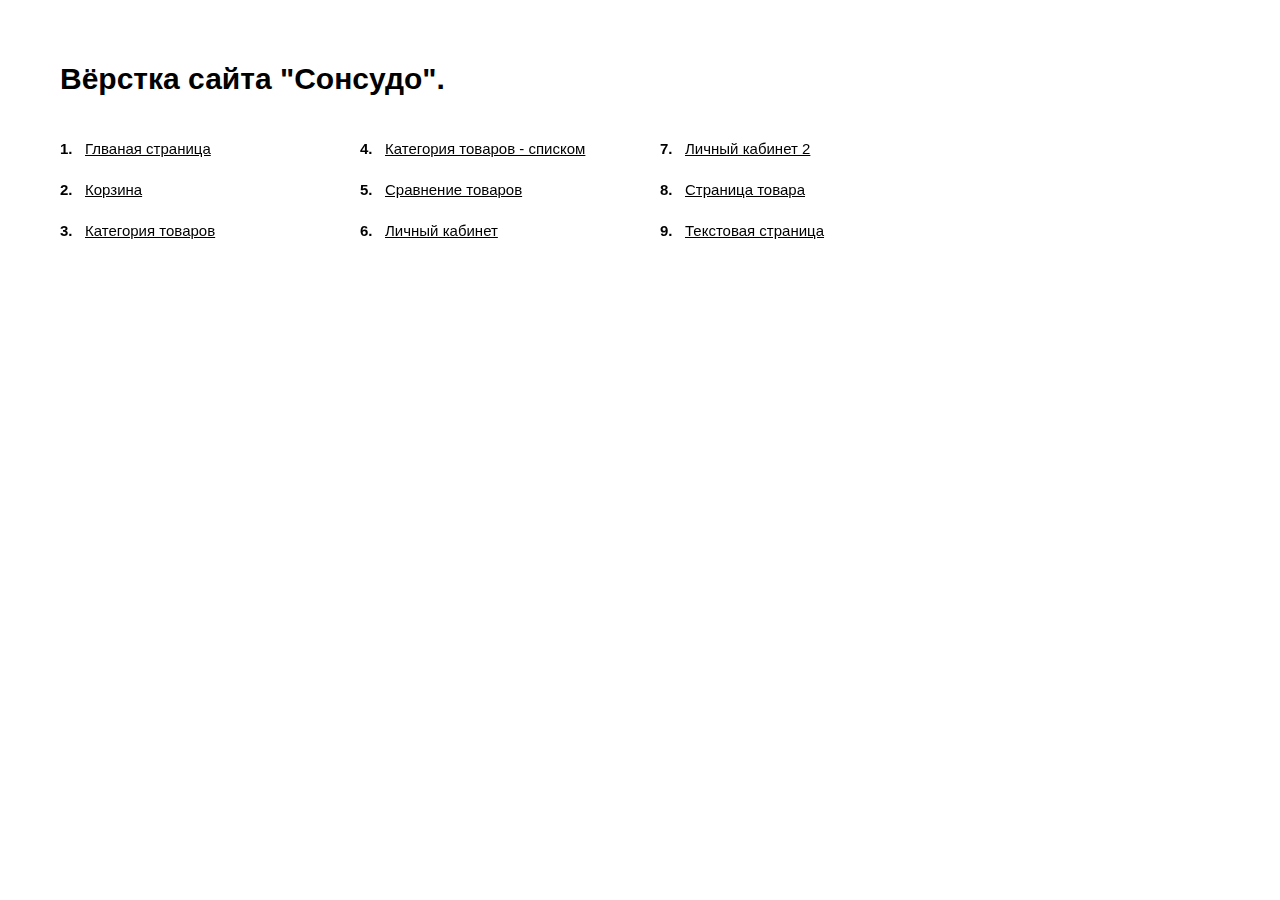
<file: demo_links.html>
<!DOCTYPE html>
<html lang="ru">
	<head>
		<meta http-equiv="Content-Type" content="text/html; charset=utf-8">

		<!-- Адаптирование страницы для мобильных устройств -->
		<meta name="viewport" content="width=device-width, initial-scale=1, maximum-scale=1">

		<!-- Запрет распознования номера телефона -->
		<meta name="format-detection" content="telephone=no">
		<meta name="SKYPE_TOOLBAR" content ="SKYPE_TOOLBAR_PARSER_COMPATIBLE">

		<style>
			*
			{
			    box-sizing: border-box;
			    margin: 0;
			    padding: 0;
			}

			*:before,
			*:after
			{
			    box-sizing: border-box;
			}


			.demo_links
			{
			    padding: 60px;
			}

			.demo_links .title
			{
			    font-family: Arial, 'Helvetica Neue', Helvetica, sans-serif;
			    font-size: 30px;
			    font-weight: 700;
			    line-height: 38px;

			    margin-bottom: 40px;
			}

			.demo_links ol
			{
			    font-family: Arial, 'Helvetica Neue', Helvetica, sans-serif;
			    font-size: 15px;
			    line-height: 21px;

			    counter-reset: li;

			    column-gap: 40px;
			    column-count: 4;
			}

			.demo_links ol li
			{
			    position: relative;

			    display: block;
			    overflow: hidden;

			    padding-left: 25px;

			    list-style-type: none;

			    transform: translateZ(0);

			    --webkit-column-break-inside: avoid;
			    page-break-inside: avoid;
			    break-inside: avoid;
			}

			.demo_links ol li + li
			{
			    margin-top: 20px;
			}

			.demo_links ol li:before
			{
			    color: var(--text_color);
			    font-weight: 700;

			    position: absolute;
			    top: 0;
			    left: 0;

			    content: counters(li, '.') '.';
			    counter-increment: li;
			}


			.demo_links li a
			{
			    color: #000;
			}

			.demo_links li a:hover
			{
			    text-decoration: none;
			}


			@media (max-width: 1279px)
			{
			    .demo_links ol
			    {
			        column-count: 3;
			    }
			}


			@media (max-width: 1023px)
			{
			    .demo_links
			    {
			        padding: 40px;
			    }

			    .demo_links .title
			    {
			        font-size: 28px;
			        line-height: 34px;

			        margin-bottom: 25px;
			    }

			    .demo_links ol
			    {
			        column-count: 2;
			    }
			}


			@media (max-width: 767px)
			{
			    .demo_links
			    {
			        padding: 30px;
			    }

			    .demo_links .title
			    {
			        font-size: 26px;
			        line-height: 32px;
			    }

			    .demo_links ol
			    {
			        column-gap: 40px;
			    }
			}


			@media (max-width: 479px)
			{
			    .demo_links
			    {
			        padding: 20px;
			    }

			    .demo_links .title
			    {
			        font-size: 22px;
			        line-height: 28px;

			        margin-bottom: 25px;
			    }

			    .demo_links ol
			    {
			        column-count: 1;
			    }

			    .demo_links ol li + li
			    {
			        margin-top: 15px;
			    }
			}

		</style>
	</head>

	<body>
		<div class="demo_links">
			<div class="title">Вёрстка сайта "Сонсудо".</div>

			<ol>
				<li><a href="/index.html" target="_blank">Глваная страница</a></li>
				<li><a href="/cart.html" target="_blank">Корзина</a></li>
				<li><a href="/category.html" target="_blank">Категория товаров</a></li>
				<li><a href="/category_list.html" target="_blank">Категория товаров - списком</a></li>
				<li><a href="/compare.html" target="_blank">Сравнение товаров</a></li>
				<li><a href="/lk.html" target="_blank">Личный кабинет</a></li>
				<li><a href="/lk2.html" target="_blank">Личный кабинет 2</a></li>
				<li><a href="/product.html" target="_blank">Страница товара</a></li>
				<li><a href="/text_page.html" target="_blank">Текстовая страница</a></li>
			</ol>
		</div>
	</body>
</html>
</file>
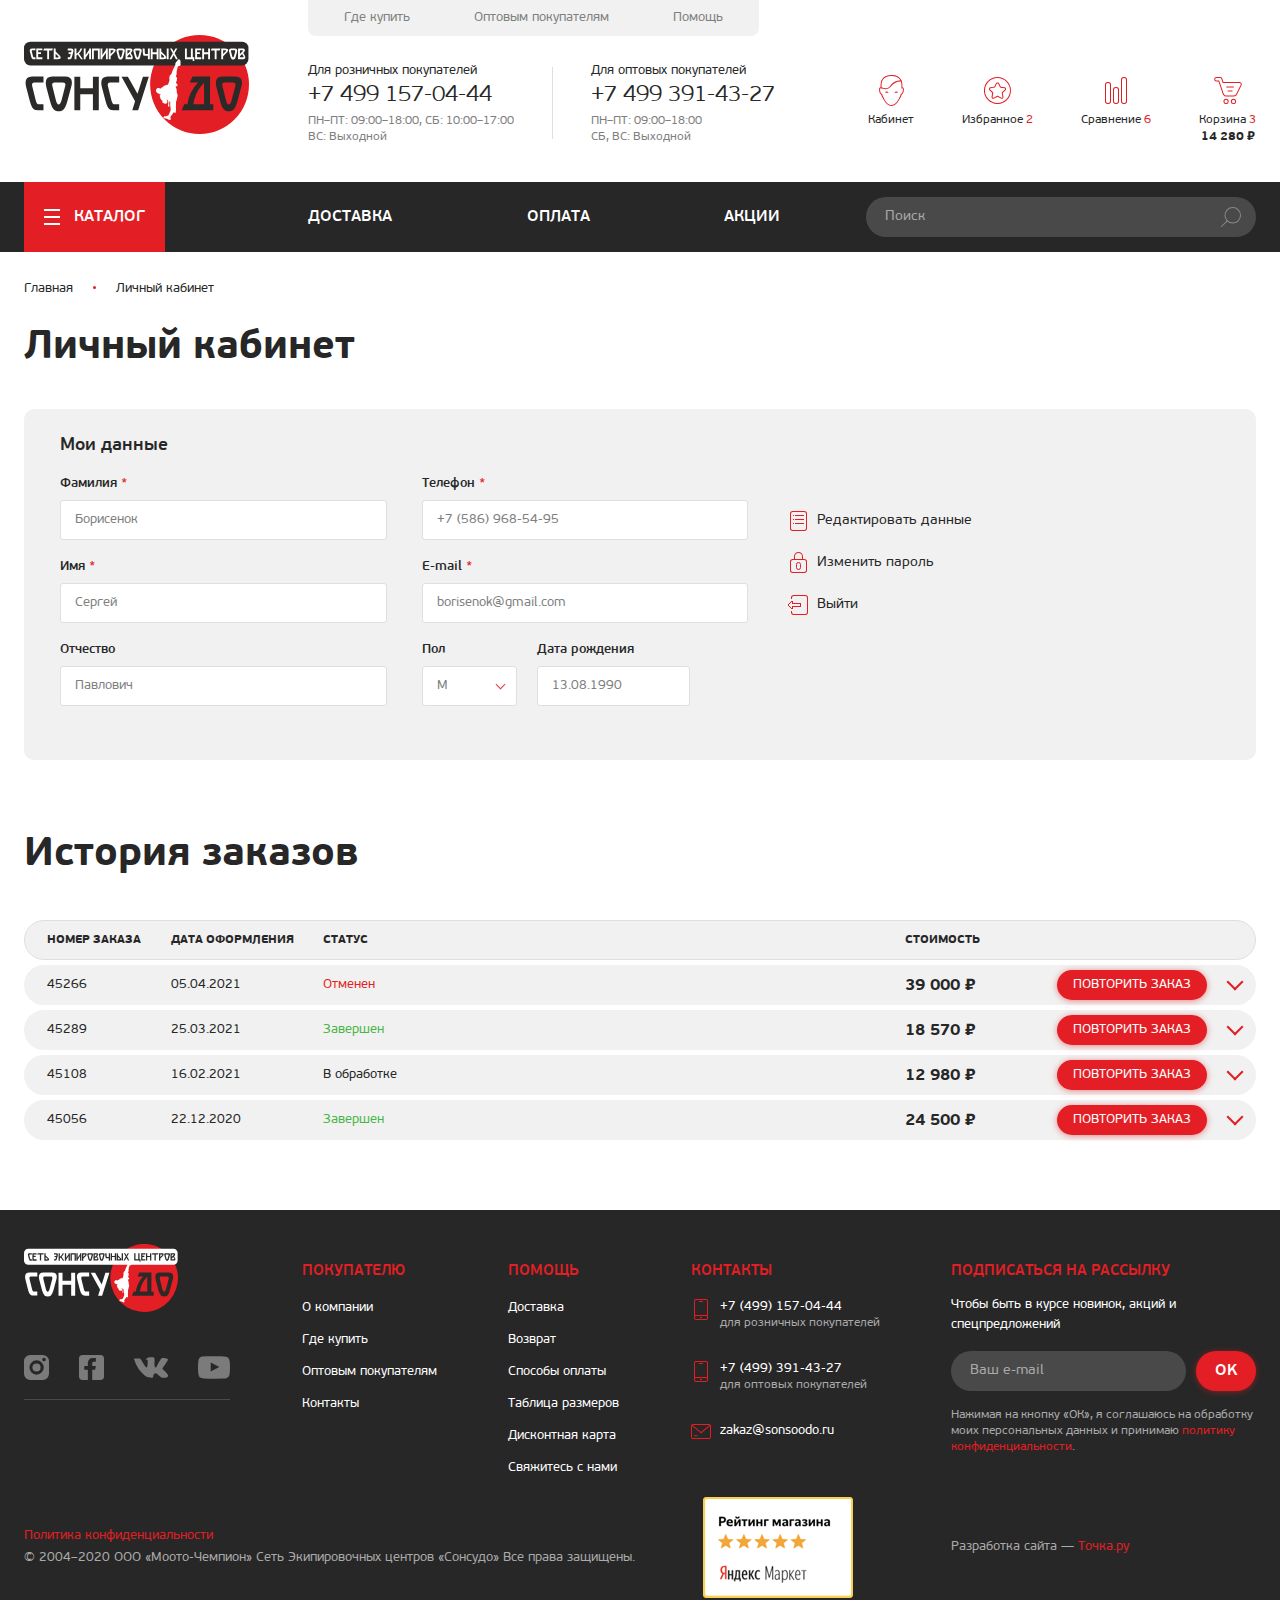
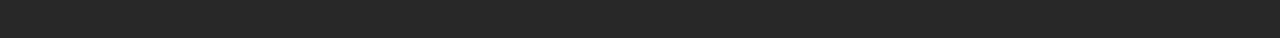
<file: lk.html>
<!DOCTYPE html>
<html lang="ru">
	<head>
		<meta http-equiv="Content-Type" content="text/html; charset=utf-8">

		<!-- Адаптирование страницы для мобильных устройств -->
		<meta name="viewport" content="width=device-width, initial-scale=1, maximum-scale=1">

		<!-- Запрет распознования номера телефона -->
		<meta name="format-detection" content="telephone=no">
		<meta name="SKYPE_TOOLBAR" content ="SKYPE_TOOLBAR_PARSER_COMPATIBLE">

		<!-- Заголовок страницы -->
		<title>Заголовок страницы</title>

		<!-- Данное значение часто используют(использовали) поисковые системы -->
		<meta name="description" content="">
		<meta name="keywords" content="">

		<!-- Традиционная иконка сайта, размер 16x16, прозрачность поддерживается. Рекомендуемый формат: .ico или .png -->
		<link rel="shortcut icon" href="images/favicon.png">

		<!-- Изменение цвета панели моб. браузера -->
		<meta name="msapplication-TileColor" content="#e31e24">
		<meta name="theme-color" content="#e31e24">

		<!-- Подключение файлов стилей -->
		<link rel="stylesheet" href="https://unpkg.com/swiper/swiper-bundle.min.css">
		<link rel="stylesheet" href="css/swiper.css">
		<link rel="stylesheet" href="css/ion.rangeSlider.css">
		<link rel="stylesheet" href="css/fancybox.css">
		<link rel="stylesheet" href="css/styles.css">

		<link rel="stylesheet" href="css/response_1279.css" media="print, (max-width: 1279px)">
		<link rel="stylesheet" href="css/response_1023.css" media="print, (max-width: 1023px)">
		<link rel="stylesheet" href="css/response_767.css" media="print, (max-width: 767px)">
		<link rel="stylesheet" href="css/response_479.css" media="(max-width: 479px)">
	</head>

	<body>
		<div class="wrap">
			<div class="main">
				<header>
					<button class="close"></button>

					<div class="mob_scroll">
						<div class="info">
							<div class="cont row">
								<a href="/" class="logo">
									<img src="images/logo.svg" alt="">
								</a>

								<div class="data">
									<div class="row">
										<div class="links">
											<div><a href="/">Где купить</a></div>
											<div><a href="/">Оптовым покупателям</a></div>
											<div><a href="/">Помощь</a></div>
										</div>
									</div>

									<div class="row">
										<div class="contacts">
											<div>Для розничных покупателей</div>

											<div class="phone">
												<a href="tel:+74991570444">+7 499 157-04-44</a>
											</div>

											<div class="time">ПН–ПТ: 09:00–18:00, СБ: 10:00–17:00<br> ВС: Выходной</div>
										</div>

										<div class="sep"></div>

										<div class="contacts">
											<div>Для оптовых покупателей</div>

											<div class="phone">
												<a href="tel:+74993914327">+7 499 391-43-27</a>
											</div>

											<div class="time">ПН–ПТ: 09:00–18:00<br> СБ, ВС: Выходной</div>
										</div>

										<div class="btns">
											<div class="account">
												<button class="link modal_link" data-content="#login_modal">
													<div class="icon">
														<svg><use xlink:href="images/sprite.svg#ic_account"></use></svg>
													</div>
													<div>Кабинет</div>
												</button>
											</div>

											<div class="favorite">
												<a href="/" class="link">
													<div class="icon">
														<svg><use xlink:href="images/sprite.svg#ic_favorite"></use></svg>
													</div>
													<div>Избранное <span>2</span></div>
												</a>
											</div>

											<div class="compare">
												<a href="/" class="link">
													<div class="icon">
														<svg><use xlink:href="images/sprite.svg#ic_compare"></use></svg>
													</div>
													<div>Сравнение <span>6</span></div>
												</a>
											</div>

											<div class="cart">
												<a href="/" class="link">
													<div class="icon">
														<svg><use xlink:href="images/sprite.svg#ic_cart"></use></svg>
													</div>
													<div>Корзина <span>3</span></div>
													<div class="price">14 280 <span class="currency">%</span></div>
												</a>
											</div>
										</div>
									</div>
								</div>
							</div>
						</div>


						<div class="bottom">
							<div class="cont row">
								<div class="catalog modal_cont">
									<button class="btn mini_modal_btn mouseover" data-modal-id="#catalog_modal">
										<div class="icon"></div>
										<span>КАТАЛОГ</span>
									</button>

									<div class="mini_modal" id="catalog_modal">
										<div class="row">
											<div class="col">
												<div class="title">
													<a href="/">УНИФОРМА</a>
												</div>

												<div class="list">
													<div><a href="/">Дзюдо</a></div>
													<div><a href="/">Каратэ</a></div>
													<div><a href="/">Кикбоксинг</a></div>
													<div><a href="/">ММА</a></div>
													<div><a href="/">Самбо</a></div>
													<div><a href="/">Таэквон-до ИТФ</a></div>
													<div><a href="/">Тхэквондо ВТФ</a></div>
													<div><a href="/">Ушу</a></div>
													<div><a href="/">Хапкидо</a></div>
												</div>
											</div>

											<div class="col">
												<div class="title">
													<a href="/">ЗАЩИТА</a>
												</div>

												<div class="list">
													<div><a href="/">Защита Торса</a></div>
													<div><a href="/">Шлема, маски</a></div>
													<div><a href="/">Защита предплечья</a></div>
													<div><a href="/">Защита голени</a></div>
													<div><a href="/">Защита голени и стопы</a></div>
													<div><a href="/">Перчатки, накладки на кисть</a></div>
													<div><a href="/">Защита стопы (футы)</a></div>
													<div><a href="/">Защита Паха</a></div>
													<div><a href="/">Защита колена, голеностопа</a></div>
													<div><a href="/">Защита челюсти, капы</a></div>
												</div>
											</div>

											<div class="col">
												<div class="title">
													<a href="/">СПОРТИВНЫЙ ИНВЕНТАРЬ</a>
												</div>

												<div class="list">
													<div><a href="/">Инвентарь для соревнований</a></div>
													<div><a href="/">Водоналивные груши, манекены</a></div>
													<div><a href="/">Груши, мешки</a></div>
													<div><a href="/">Доски для разбивания</a></div>
													<div><a href="/">Лапы, ракетки, макивары</a></div>
													<div><a href="/">Напольное покрытие Татами</a></div>
													<div><a href="/">Тренировочный инвентарь</a></div>
												</div>
											</div>

											<div class="col">
												<div class="title">
													<a href="/">АКСЕССУАРЫ</a>
												</div>

												<div class="list">
													<div><a href="/">Сумки</a></div>
													<div><a href="/">Бирки для сумок</a></div>
													<div><a href="/">Браслеты</a></div>
													<div><a href="/">Атрибутика</a></div>
													<div><a href="/">Брелки</a></div>
													<div><a href="/">Значки</a></div>
													<div><a href="/">Кружки</a></div>
													<div><a href="/">Постеры, наклейки</a></div>
													<div><a href="/">Статуэтки</a></div>
													<div><a href="/">Сувениры</a></div>
												</div>
											</div>

											<div class="col">
												<div class="title">
													<a href="/">СПОРТИВНАЯ МЕДИЦИНА</a>
												</div>

												<div class="list">
													<div><a href="/">Спрей, хладоген</a></div>
													<div><a href="/">Суппорты</a></div>
												</div>
											</div>

											<div class="col">
												<div class="title">
													<a href="/">ОБУВЬ СПОРТИВНАЯ</a>
												</div>

												<div class="list">
													<div><a href="/">Борцовки, самбовки</a></div>
													<div><a href="/">Стэпки, тапочки</a></div>
												</div>
											</div>

											<div class="col">
												<div class="title">
													<a href="/">ПОЯСА ДЛЯ ЕДИНОБОРСТВ</a>
												</div>

												<div class="list">
													<div><a href="/">Цветные</a></div>
													<div><a href="/">Черные, пум</a></div>
												</div>
											</div>

											<div class="col">
												<div class="title">
													<a href="/">ОДЕЖДА</a>
												</div>

												<div class="list">
													<div><a href="/">Костюмы</a></div>
													<div><a href="/">Футболки, толстовки, майки, топы</a></div>
												</div>
											</div>
										</div>

										<div class="bottom_links">
											<div class="row">
												<div><a href="/">Daedo Marvel</a></div>
												<div><a href="/">Электронное судейство PSS</a></div>

												<div><a href="/">
													<span>Распродажа</span>
													<img src="images/ic_percents.svg" alt="" class="icon">
												</a></div>
											</div>
										</div>
									</div>
								</div>

								<nav class="menu row">
									<div class="item">
										<a href="/">ДОСТАВКА</a>
									</div>

									<div class="item">
										<a href="/">ОПЛАТА</a>
									</div>

									<div class="item">
										<a href="/">АКЦИИ</a>
									</div>
								</nav>

								<div class="search">
									<form action="">
										<input type="text" name="" value="" class="input" placeholder="Поиск">

										<button type="submit" class="submit_btn">
											<svg class="icon"><use xlink:href="images/sprite.svg#ic_search"></use></svg>
										</button>
									</form>
								</div>
							</div>
						</div>
					</div>
				</header>


				<section class="mob_header">
					<div class="cont">
						<a href="/" class="logo">
							<img src="images/logo.svg" alt="">
						</a>

						<div class="contacts">
							<div class="item">
								<div>Для розничных покупателей</div>

								<div class="phone">
									<a href="tel:+74991570444">+7 499 157-04-44</a>
								</div>
							</div>

							<div class="item">
								<div>Для оптовых покупателей</div>

								<div class="phone">
									<a href="tel:+74993914327">+7 499 391-43-27</a>
								</div>
							</div>
						</div>

						<div class="btns">
							<button class="mob_menu_btn">
								<span></span>
							</button>
							
							<div class="account">
								<button class="link modal_link" data-content="#login_modal">
									<div class="icon">
										<svg><use xlink:href="images/sprite.svg#ic_account"></use></svg>
									</div>
								</button>
							</div>

							<div class="favorite">
								<a href="/" class="link">
									<div class="icon">
										<svg><use xlink:href="images/sprite.svg#ic_favorite"></use></svg>
									</div>
									<div class="count">2</div>
								</a>
							</div>

							<div class="compare">
								<a href="/" class="link">
									<div class="icon">
										<svg><use xlink:href="images/sprite.svg#ic_compare"></use></svg>
									</div>
									<div class="count">6</div>
								</a>
							</div>

							<div class="cart">
								<a href="/" class="link">
									<div class="icon">
										<svg><use xlink:href="images/sprite.svg#ic_cart"></use></svg>
									</div>
									<div class="count">3</div>
								</a>
							</div>
						</div>
					</div>

					<div class="search">
						<form action="">
							<input type="text" name="" value="" class="input" placeholder="Поиск">

							<button type="submit" class="submit_btn">
								<svg class="icon"><use xlink:href="images/sprite.svg#ic_search"></use></svg>
							</button>
						</form>
					</div>
				</section>


				<section class="page_head">
					<div class="cont">
						<div class="breadcrumbs">
							<a href="/">Главная</a> <span class="sep"></span>
							<span class="current">Личный кабинет</span>
						</div>

						<h1 class="page_title">Личный кабинет</h1>
					</div>
				</section>


				<section class="lk_info">
					<div class="cont">
						<div class="data block">
							<div class="personal">
								<form action="" class="form">
									<div class="section">
										<div class="title">Мои данные</div>

										<div class="cols row">
											<div class="col">
												<div class="line">
													<div class="label">Фамилия <span class="required">*</span></div>

													<div class="field">
														<input type="text" name="" value="Борисенок" class="input">
													</div>
												</div>

												<div class="line">
													<div class="label">Имя <span class="required">*</span></div>

													<div class="field">
														<input type="text" name="" value="Сергей" class="input">
													</div>
												</div>

												<div class="line">
													<div class="label">Отчество</div>

													<div class="field">
														<input type="text" name="" value="Павлович" class="input">
													</div>
												</div>
											</div>

											<div class="col">
												<div class="line">
													<div class="label">Телефон <span class="required">*</span></div>

													<div class="field">
														<input type="tel" name="" value="+7 495 586-96-85" class="input">
													</div>
												</div>

												<div class="line">
													<div class="label">E-mail <span class="required">*</span></div>

													<div class="field">
														<input type="email" name="" value="borisenok@gmail.com" class="input">
													</div>
												</div>

												<div class="columns row">
													<div class="line width1of3">
														<div class="label">Пол</div>

														<div class="field">
															<select name="">
																<option value="1" selected>М</option>
																<option value="2">Ж</option>
															</select>
														</div>
													</div>

													<div class="line">
														<div class="label">Дата рождения</div>

														<div class="field">
															<input type="text" name="" value="13.08.1990" class="input">
														</div>
													</div>
												</div>
											</div>
										</div>
									</div>
								</form>


								<div class="btns">
									<div><button class="btn edit_personal_btn">
										<svg class="icon"><use xlink:href="images/sprite.svg#ic_edit_personal"></use></svg>
										<span>Редактировать данные</span>
									</button></div>

									<div><button class="btn edit_pass_btn">
										<svg class="icon"><use xlink:href="images/sprite.svg#ic_edit_pass"></use></svg>
										<span>Изменить пароль</span>
									</button></div>

									<div><button class="btn logout_btn">
										<svg class="icon"><use xlink:href="images/sprite.svg#ic_logout"></use></svg>
										<span>Выйти</span>
									</button></div>
								</div>
							</div>
						</div>


						<div class="orders block accordion">
							<div class="block_head">
								<div class="title">История заказов</div>
							</div>

							<div class="titles">
								<div class="col_number">Номер заказа</div>
								<div class="col_date">Дата оформления</div>
								<div class="col_status">Статус</div>
								<div class="col_price">Стоимость</div>
								<div class="col_repeat"></div>
							</div>


							<div class="order item">
								<div class="head">
									<div class="col_number" data-column="Номер заказа">45266</div>

									<div class="col_date" data-column="Дата оформления">05.04.2021</div>

									<div class="col_status red" data-column="Статус">Отменен</div>

									<div class="col_price" data-column="Стоимость">
										39 000 <span class="currency">%</span>
									</div>

									<div class="col_repeat">
										<button class="repeat_btn">ПОВТОРИТЬ ЗАКАЗ</button>
									</div>
								</div>

								<div class="data cart_info">
									<div class="table_wrap">
										<table>
											<thead>
												<tr>
													<th colspan="2">ТОВАР</th>
													<th>ЦЕНА</th>
													<th>КОЛ-ВО, ШТ.</th>
													<th>СТОИМОСТЬ</th>
													<th></th>
												</tr>
											</thead>

											<tbody>
												<tr>
													<td class="thumb">
														<a href="/">
															<img data-src="images/tmp/cart_product_thumb.jpg" alt="" class="lozad">
														</a>
													</td>

													<td class="info">
														<div class="product_name">
															<a href="/">Форма для дзюдо (кимоно) Khan Club Blue с поясом</a>
														</div>

														<div class="options">
															<div>
																<div class="name">Размер:</div>
																<div class="val">195</div>
															</div>

															<div>
																<div class="name">Цвет:</div>
																<div class="val">
																	<span>Синий</span>
																	<img src="images/tmp/ic_product_color.png" alt="">
																</div>
															</div>
														</div>
													</td>

													<td class="price" data-column="ЦЕНА">
														<div>1 890 <span class="currency">%</span></div>
														<div class="old">2 160 <span class="currency">%</span></div>
													</td>

													<td class="amount" data-column="КОЛ-ВО, ШТ.">5</td>

													<td class="price" data-column="СТОИМОСТЬ">
														<div>1 930 <span class="currency">%</span></div>
													</td>

													<td class="repeat"></td>
												</tr>


												<tr>
													<td class="thumb">
														<a href="/">
															<img data-src="images/tmp/cart_product_thumb2.jpg" alt="" class="lozad">
														</a>
													</td>

													<td class="info">
														<div class="product_name">
															<a href="/">Защита торса SPIDER MAN тм DAEDO</a>
														</div>

														<div class="options">
															<div>
																<div class="name">Размер:</div>
																<div class="val">140</div>
															</div>
														</div>
													</td>

													<td class="price" data-column="ЦЕНА">
														<div>6 990 <span class="currency">%</span></div>
													</td>

													<td class="amount" data-column="КОЛ-ВО, ШТ.">1</td>

													<td class="price" data-column="СТОИМОСТЬ">
														<div>6 990 <span class="currency">%</span></div>
													</td>

													<td class="repeat"></td>
												</tr>


												<tr>
													<td class="thumb">
														<a href="/">
															<img data-src="images/tmp/cart_product_thumb3.jpg" alt="" class="lozad">
														</a>
													</td>

													<td class="info">
														<div class="product_name">
															<a href="/">Рюкзак Khan Тхэквондо</a>
														</div>
													</td>

													<td class="price" data-column="ЦЕНА">
														<div>1 930 <span class="currency">%</span></div>
													</td>

													<td class="amount" data-column="КОЛ-ВО, ШТ.">1</td>

													<td class="price" data-column="СТОИМОСТЬ">
														<div>1 930 <span class="currency">%</span></div>
													</td>

													<td class="repeat"></td>
												</tr>
											</tbody>

											<tfoot>
												<tr>
													<td colspan="3"></td>

													<td class="price_text">Сумма заказа</td>

													<td class="total_price">
														<div>39 000 <span class="currency">%</span></div>
													</td>

													<td class="repeat">
														<button class="repeat_btn">ПОВТОРИТЬ ЗАКАЗ</button>
													</td>
												</tr>
											</tfoot>
										</table>
									</div>
								</div>
							</div>


							<div class="order item">
								<div class="head">
									<div class="col_number" data-column="Номер заказа">45289</div>

									<div class="col_date" data-column="Дата оформления">25.03.2021</div>

									<div class="col_status green" data-column="Статус">Завершен</div>

									<div class="col_price" data-column="Стоимость">
										18 570 <span class="currency">%</span>
									</div>

									<div class="col_repeat">
										<button class="repeat_btn">ПОВТОРИТЬ ЗАКАЗ</button>
									</div>
								</div>

								<div class="data cart_info">
									<div class="table_wrap">
										<table>
											<thead>
												<tr>
													<th colspan="2">ТОВАР</th>
													<th>ЦЕНА</th>
													<th>КОЛ-ВО, ШТ.</th>
													<th>СТОИМОСТЬ</th>
													<th></th>
												</tr>
											</thead>

											<tbody>
												<tr>
													<td class="thumb">
														<a href="/">
															<img data-src="images/tmp/cart_product_thumb.jpg" alt="" class="lozad">
														</a>
													</td>

													<td class="info">
														<div class="product_name">
															<a href="/">Форма для дзюдо (кимоно) Khan Club Blue с поясом</a>
														</div>

														<div class="options">
															<div>
																<div class="name">Размер:</div>
																<div class="val">195</div>
															</div>

															<div>
																<div class="name">Цвет:</div>
																<div class="val">
																	<span>Синий</span>
																	<img src="images/tmp/ic_product_color.png" alt="">
																</div>
															</div>
														</div>
													</td>

													<td class="price" data-column="ЦЕНА">
														<div>1 890 <span class="currency">%</span></div>
														<div class="old">2 160 <span class="currency">%</span></div>
													</td>

													<td class="amount" data-column="КОЛ-ВО, ШТ.">5</td>

													<td class="price" data-column="СТОИМОСТЬ">
														<div>1 930 <span class="currency">%</span></div>
													</td>

													<td class="repeat"></td>
												</tr>


												<tr>
													<td class="thumb">
														<a href="/">
															<img data-src="images/tmp/cart_product_thumb2.jpg" alt="" class="lozad">
														</a>
													</td>

													<td class="info">
														<div class="product_name">
															<a href="/">Защита торса SPIDER MAN тм DAEDO</a>
														</div>

														<div class="options">
															<div>
																<div class="name">Размер:</div>
																<div class="val">140</div>
															</div>
														</div>
													</td>

													<td class="price" data-column="ЦЕНА">
														<div>6 990 <span class="currency">%</span></div>
													</td>

													<td class="amount" data-column="КОЛ-ВО, ШТ.">1</td>

													<td class="price" data-column="СТОИМОСТЬ">
														<div>6 990 <span class="currency">%</span></div>
													</td>

													<td class="repeat"></td>
												</tr>


												<tr>
													<td class="thumb">
														<a href="/">
															<img data-src="images/tmp/cart_product_thumb3.jpg" alt="" class="lozad">
														</a>
													</td>

													<td class="info">
														<div class="product_name">
															<a href="/">Рюкзак Khan Тхэквондо</a>
														</div>
													</td>

													<td class="price" data-column="ЦЕНА">
														<div>1 930 <span class="currency">%</span></div>
													</td>

													<td class="amount" data-column="КОЛ-ВО, ШТ.">1</td>

													<td class="price" data-column="СТОИМОСТЬ">
														<div>1 930 <span class="currency">%</span></div>
													</td>

													<td class="repeat"></td>
												</tr>
											</tbody>

											<tfoot>
												<tr>
													<td colspan="3"></td>

													<td class="price_text">Сумма заказа</td>

													<td class="total_price">
														<div>39 000 <span class="currency">%</span></div>
													</td>

													<td class="repeat">
														<button class="repeat_btn">ПОВТОРИТЬ ЗАКАЗ</button>
													</td>
												</tr>
											</tfoot>
										</table>
									</div>
								</div>
							</div>


							<div class="order item">
								<div class="head">
									<div class="col_number" data-column="Номер заказа">45108</div>

									<div class="col_date" data-column="Дата оформления">16.02.2021</div>

									<div class="col_status" data-column="Статус">В обработке</div>

									<div class="col_price" data-column="Стоимость">
										12 980 <span class="currency">%</span>
									</div>

									<div class="col_repeat">
										<button class="repeat_btn">ПОВТОРИТЬ ЗАКАЗ</button>
									</div>
								</div>

								<div class="data cart_info">
									<div class="table_wrap">
										<table>
											<thead>
												<tr>
													<th colspan="2">ТОВАР</th>
													<th>ЦЕНА</th>
													<th>КОЛ-ВО, ШТ.</th>
													<th>СТОИМОСТЬ</th>
													<th></th>
												</tr>
											</thead>

											<tbody>
												<tr>
													<td class="thumb">
														<a href="/">
															<img data-src="images/tmp/cart_product_thumb.jpg" alt="" class="lozad">
														</a>
													</td>

													<td class="info">
														<div class="product_name">
															<a href="/">Форма для дзюдо (кимоно) Khan Club Blue с поясом</a>
														</div>

														<div class="options">
															<div>
																<div class="name">Размер:</div>
																<div class="val">195</div>
															</div>

															<div>
																<div class="name">Цвет:</div>
																<div class="val">
																	<span>Синий</span>
																	<img src="images/tmp/ic_product_color.png" alt="">
																</div>
															</div>
														</div>
													</td>

													<td class="price" data-column="ЦЕНА">
														<div>1 890 <span class="currency">%</span></div>
														<div class="old">2 160 <span class="currency">%</span></div>
													</td>

													<td class="amount" data-column="КОЛ-ВО, ШТ.">5</td>

													<td class="price" data-column="СТОИМОСТЬ">
														<div>1 930 <span class="currency">%</span></div>
													</td>

													<td class="repeat"></td>
												</tr>


												<tr>
													<td class="thumb">
														<a href="/">
															<img data-src="images/tmp/cart_product_thumb2.jpg" alt="" class="lozad">
														</a>
													</td>

													<td class="info">
														<div class="product_name">
															<a href="/">Защита торса SPIDER MAN тм DAEDO</a>
														</div>

														<div class="options">
															<div>
																<div class="name">Размер:</div>
																<div class="val">140</div>
															</div>
														</div>
													</td>

													<td class="price" data-column="ЦЕНА">
														<div>6 990 <span class="currency">%</span></div>
													</td>

													<td class="amount" data-column="КОЛ-ВО, ШТ.">1</td>

													<td class="price" data-column="СТОИМОСТЬ">
														<div>6 990 <span class="currency">%</span></div>
													</td>

													<td class="repeat"></td>
												</tr>


												<tr>
													<td class="thumb">
														<a href="/">
															<img data-src="images/tmp/cart_product_thumb3.jpg" alt="" class="lozad">
														</a>
													</td>

													<td class="info">
														<div class="product_name">
															<a href="/">Рюкзак Khan Тхэквондо</a>
														</div>
													</td>

													<td class="price" data-column="ЦЕНА">
														<div>1 930 <span class="currency">%</span></div>
													</td>

													<td class="amount" data-column="КОЛ-ВО, ШТ.">1</td>

													<td class="price" data-column="СТОИМОСТЬ">
														<div>1 930 <span class="currency">%</span></div>
													</td>

													<td class="repeat"></td>
												</tr>
											</tbody>

											<tfoot>
												<tr>
													<td colspan="3"></td>

													<td class="price_text">Сумма заказа</td>

													<td class="total_price">
														<div>39 000 <span class="currency">%</span></div>
													</td>

													<td class="repeat">
														<button class="repeat_btn">ПОВТОРИТЬ ЗАКАЗ</button>
													</td>
												</tr>
											</tfoot>
										</table>
									</div>
								</div>
							</div>


							<div class="order item">
								<div class="head">
									<div class="col_number" data-column="Номер заказа">45056</div>

									<div class="col_date" data-column="Дата оформления">22.12.2020</div>

									<div class="col_status green" data-column="Статус">Завершен</div>

									<div class="col_price" data-column="Стоимость">
										24 500 <span class="currency">%</span>
									</div>

									<div class="col_repeat">
										<button class="repeat_btn">ПОВТОРИТЬ ЗАКАЗ</button>
									</div>
								</div>

								<div class="data cart_info">
									<div class="table_wrap">
										<table>
											<thead>
												<tr>
													<th colspan="2">ТОВАР</th>
													<th>ЦЕНА</th>
													<th>КОЛ-ВО, ШТ.</th>
													<th>СТОИМОСТЬ</th>
													<th></th>
												</tr>
											</thead>

											<tbody>
												<tr>
													<td class="thumb">
														<a href="/">
															<img data-src="images/tmp/cart_product_thumb.jpg" alt="" class="lozad">
														</a>
													</td>

													<td class="info">
														<div class="product_name">
															<a href="/">Форма для дзюдо (кимоно) Khan Club Blue с поясом</a>
														</div>

														<div class="options">
															<div>
																<div class="name">Размер:</div>
																<div class="val">195</div>
															</div>

															<div>
																<div class="name">Цвет:</div>
																<div class="val">
																	<span>Синий</span>
																	<img src="images/tmp/ic_product_color.png" alt="">
																</div>
															</div>
														</div>
													</td>

													<td class="price" data-column="ЦЕНА">
														<div>1 890 <span class="currency">%</span></div>
														<div class="old">2 160 <span class="currency">%</span></div>
													</td>

													<td class="amount" data-column="КОЛ-ВО, ШТ.">5</td>

													<td class="price" data-column="СТОИМОСТЬ">
														<div>1 930 <span class="currency">%</span></div>
													</td>

													<td class="repeat"></td>
												</tr>


												<tr>
													<td class="thumb">
														<a href="/">
															<img data-src="images/tmp/cart_product_thumb2.jpg" alt="" class="lozad">
														</a>
													</td>

													<td class="info">
														<div class="product_name">
															<a href="/">Защита торса SPIDER MAN тм DAEDO</a>
														</div>

														<div class="options">
															<div>
																<div class="name">Размер:</div>
																<div class="val">140</div>
															</div>
														</div>
													</td>

													<td class="price" data-column="ЦЕНА">
														<div>6 990 <span class="currency">%</span></div>
													</td>

													<td class="amount" data-column="КОЛ-ВО, ШТ.">1</td>

													<td class="price" data-column="СТОИМОСТЬ">
														<div>6 990 <span class="currency">%</span></div>
													</td>

													<td class="repeat"></td>
												</tr>


												<tr>
													<td class="thumb">
														<a href="/">
															<img data-src="images/tmp/cart_product_thumb3.jpg" alt="" class="lozad">
														</a>
													</td>

													<td class="info">
														<div class="product_name">
															<a href="/">Рюкзак Khan Тхэквондо</a>
														</div>
													</td>

													<td class="price" data-column="ЦЕНА">
														<div>1 930 <span class="currency">%</span></div>
													</td>

													<td class="amount" data-column="КОЛ-ВО, ШТ.">1</td>

													<td class="price" data-column="СТОИМОСТЬ">
														<div>1 930 <span class="currency">%</span></div>
													</td>

													<td class="repeat"></td>
												</tr>
											</tbody>

											<tfoot>
												<tr>
													<td colspan="3"></td>

													<td class="price_text">Сумма заказа</td>

													<td class="total_price">
														<div>39 000 <span class="currency">%</span></div>
													</td>

													<td class="repeat">
														<button class="repeat_btn">ПОВТОРИТЬ ЗАКАЗ</button>
													</td>
												</tr>
											</tfoot>
										</table>
									</div>
								</div>
							</div>
						</div>
					</div>
				</section>
			</div>


			<footer>
				<div class="info">
					<div class="cont row">
						<div class="col_left">
							<div class="logo">
								<img src="images/logo2.svg" alt="">
							</div>

							<div class="socials">
								<a href="/" target="_blank" rel="noopener nofollow" class="instagram_link">
									<svg class="icon"><use xlink:href="images/sprite.svg#ic_instagram"></use></svg>
								</a>

								<a href="/" target="_blank" rel="noopener nofollow" class="facebook_link">
									<svg class="icon"><use xlink:href="images/sprite.svg#ic_facebook"></use></svg>
								</a>

								<a href="/" target="_blank" rel="noopener nofollow" class="vkontakte_link">
									<svg class="icon"><use xlink:href="images/sprite.svg#ic_vkontakte"></use></svg>
								</a>

								<a href="/" target="_blank" rel="noopener nofollow" class="youtube_link">
									<svg class="icon"><use xlink:href="images/sprite.svg#ic_youtube"></use></svg>
								</a>
							</div>
						</div>


						<div class="links">
							<div class="title">ПОКУПАТЕЛЮ</div>

							<div class="items">
								<div><a href="/">О компании</a></div>
								<div><a href="/">Где купить</a></div>
								<div><a href="/">Оптовым покупателям</a></div>
								<div><a href="/">Контакты</a></div>
							</div>
						</div>


						<div class="links">
							<div class="title">ПОМОЩЬ</div>

							<div class="items">
								<div><a href="/">Доставка</a></div>
								<div><a href="/">Возврат</a></div>
								<div><a href="/">Способы оплаты</a></div>
								<div><a href="/">Таблица размеров</a></div>
								<div><a href="/">Дисконтная карта</a></div>
								<div><a href="/">Свяжитесь с нами</a></div>
							</div>
						</div>


						<div class="contacts">
							<div class="title">КОНТАКТЫ</div>

							<div class="items">
								<div class="phone">
									<svg class="icon"><use xlink:href="images/sprite.svg#ic_phone"></use></svg>
									<div>
										<a href="tel:+74991570444">+7 (499) 157-04-44</a>
										<div class="exp">для розничных покупателей</div>
									</div>
								</div>

								<div class="phone">
									<svg class="icon"><use xlink:href="images/sprite.svg#ic_phone"></use></svg>
									<div>
										<a href="tel:+74993914327">+7 (499) 391-43-27</a>
										<div class="exp">для оптовых покупателей</div>
									</div>
								</div>

								<div class="email">
									<svg class="icon"><use xlink:href="images/sprite.svg#ic_email"></use></svg>
									<div>
										<a href="mailto:zakaz@sonsoodo.ru">zakaz@sonsoodo.ru</a>
									</div>
								</div>
							</div>

							<div class="socials">
								<a href="/" target="_blank" rel="noopener nofollow" class="instagram_link">
									<svg class="icon"><use xlink:href="images/sprite.svg#ic_instagram"></use></svg>
								</a>

								<a href="/" target="_blank" rel="noopener nofollow" class="facebook_link">
									<svg class="icon"><use xlink:href="images/sprite.svg#ic_facebook"></use></svg>
								</a>

								<a href="/" target="_blank" rel="noopener nofollow" class="vkontakte_link">
									<svg class="icon"><use xlink:href="images/sprite.svg#ic_vkontakte"></use></svg>
								</a>

								<a href="/" target="_blank" rel="noopener nofollow" class="youtube_link">
									<svg class="icon"><use xlink:href="images/sprite.svg#ic_youtube"></use></svg>
								</a>
							</div>
						</div>


						<div class="subscribe">
							<div class="title">ПОДПИСАТЬСЯ НА РАССЫЛКУ</div>

							<div class="desc">Чтобы быть в курсе новинок, акций и спецпредложений</div>

							<form action="">
								<input type="email" name="" value="" class="input" placeholder="Ваш e-mail">

								<button type="submit" class="submit_btn">OK</button>

								<div class="agree">Нажимая на кнопку «ОК», я соглашаюсь на обработку моих персональных данных и принимаю <a href="/" target="_blank">политику конфиденциальности</a>.</div>
							</form>
						</div>
					</div>
				</div>


				<div class="bottom">
					<div class="cont row">
						<div class="col_left">
							<div class="privacy_policy_link">
								<a href="/">Политика конфиденциальности</a>
							</div>

							<div class="copyright">&copy; 2004–2020 ООО «Моото-Чемпион» Сеть Экипировочных центров «Сонсудо» Все права защищены.</div>
						</div>

						<div class="ya_rating">
							<img src="images/tmp/ya_rating.png" alt="">
						</div>

						<div class="creator">
							<a href="/" target="_blank" rel="noopener">Разработка сайта — <span>Точка.ру</span></a>
						</div>
					</div>
				</div>
			</footer>


			<div class="buttonUp">
				<button><span></span></button>
			</div>

			<div class="overlay"></div>
		</div>


		<div class="supports_error">
			Ваш браузер устарел рекомендуем обновить его до последней версии<br> или использовать другой более современный.
		</div>


		<section class="modal" id="login_modal">
			<div class="modal_title">Вход</div>

			<div class="modal_data">
				<form action="" class="form custom_submit">
					<div class="line">
						<div class="field">
							<input type="text" name="" value="" class="input" placeholder="Телефон или e-mail">
						</div>
					</div>

					<div class="line">
						<div class="field">
							<input type="password" name="" value="" class="input" placeholder="Пароль">
						</div>
					</div>

					<div class="line recovery">
						<div class="field">
							<button class="link modal_link" data-content="#recovery_modal">Забыли пароль?</button>
						</div>
					</div>


					<div class="submit">
						<button type="submit" class="submit_btn">Войти</button>
					</div>
				</form>


				<div class="links">
					<div>или</div>

					<button class="link modal_link" data-content="#register_modal">Зарегистрироваться</button>
				</div>
			</div>
		</section>


		<section class="modal" id="recovery_modal">
			<div class="modal_title">Восстановление пароля</div>

			<div class="modal_data">
				<form action="" class="form custom_submit">
					<div class="line">
						<div class="field">
							<input type="email" name="" value="" class="input" placeholder="E-mail">
						</div>
					</div>


					<div class="submit">
						<button type="submit" class="submit_btn">Отправить</button>
					</div>
				</form>
			</div>
		</section>


		<section class="modal" id="register_modal">
			<div class="modal_title">Регистрация</div>

			<div class="modal_data">
				<form action="" class="form custom_submit">
					<div class="line">
						<div class="field">
							<input type="text" name="" value="" class="input" placeholder="Ваше имя">
						</div>
					</div>

					<div class="line">
						<div class="field">
							<input type="email" name="" value="" class="input" placeholder="E-mail">
						</div>
					</div>

					<div class="line">
						<div class="field">
							<input type="tel" name="" value="" class="input" placeholder="Телефон">
						</div>
					</div>

					<div class="line">
						<div class="field">
							<input type="password" name="" value="" class="input" placeholder="Пароль">
						</div>
					</div>

					<div class="line">
						<div class="field">
							<input type="password" name="" value="" class="input" placeholder="Пароль еще раз">
						</div>
					</div>

					<div class="line agree">
						<input type="checkbox" name="agree" id="register_agree_check">
						<label for="register_agree_check">
							Нажимая на кнопку, я соглашаюсь на обработку моих персональных данных и принимаю <a href="/" target="_blank">политику конфиденциальности</a>
						</label>
					</div>


					<div class="submit">
						<button type="submit" class="submit_btn">Зарегистрироваться</button>
					</div>
				</form>
			</div>
		</section>


		<section class="modal" id="success_modal">
			<div class="modal_title">Спасибо!</div>

			<div class="text_block">
				<p>Ваше сообщение успешно отправлено. Наш менеджер свяжется с Вами.</p>
			</div>
		</section>


		<section class="modal" id="subscribe_success_modal">
			<div class="modal_title">Вы подписались на рассылку</div>
		</section>


		<!-- Подключение javascript файлов -->
		<script src="js/jquery-3.5.0.min.js"></script>
		<script src="js/lozad.min.js"></script>
		<script src="https://unpkg.com/swiper/swiper-bundle.min.js"></script>
		<script src="js/inputmask.min.js"></script>
		<script src="js/nice-select.js"></script>
		<script src="js/ion.rangeSlider.min.js"></script>
		<script src="js/fancybox.min.js"></script>
		<script src="js/sticky-kit.min.js"></script>
		<script src="js/functions.js"></script>
		<script src="js/scripts.js"></script>
	</body>
</html>
</file>
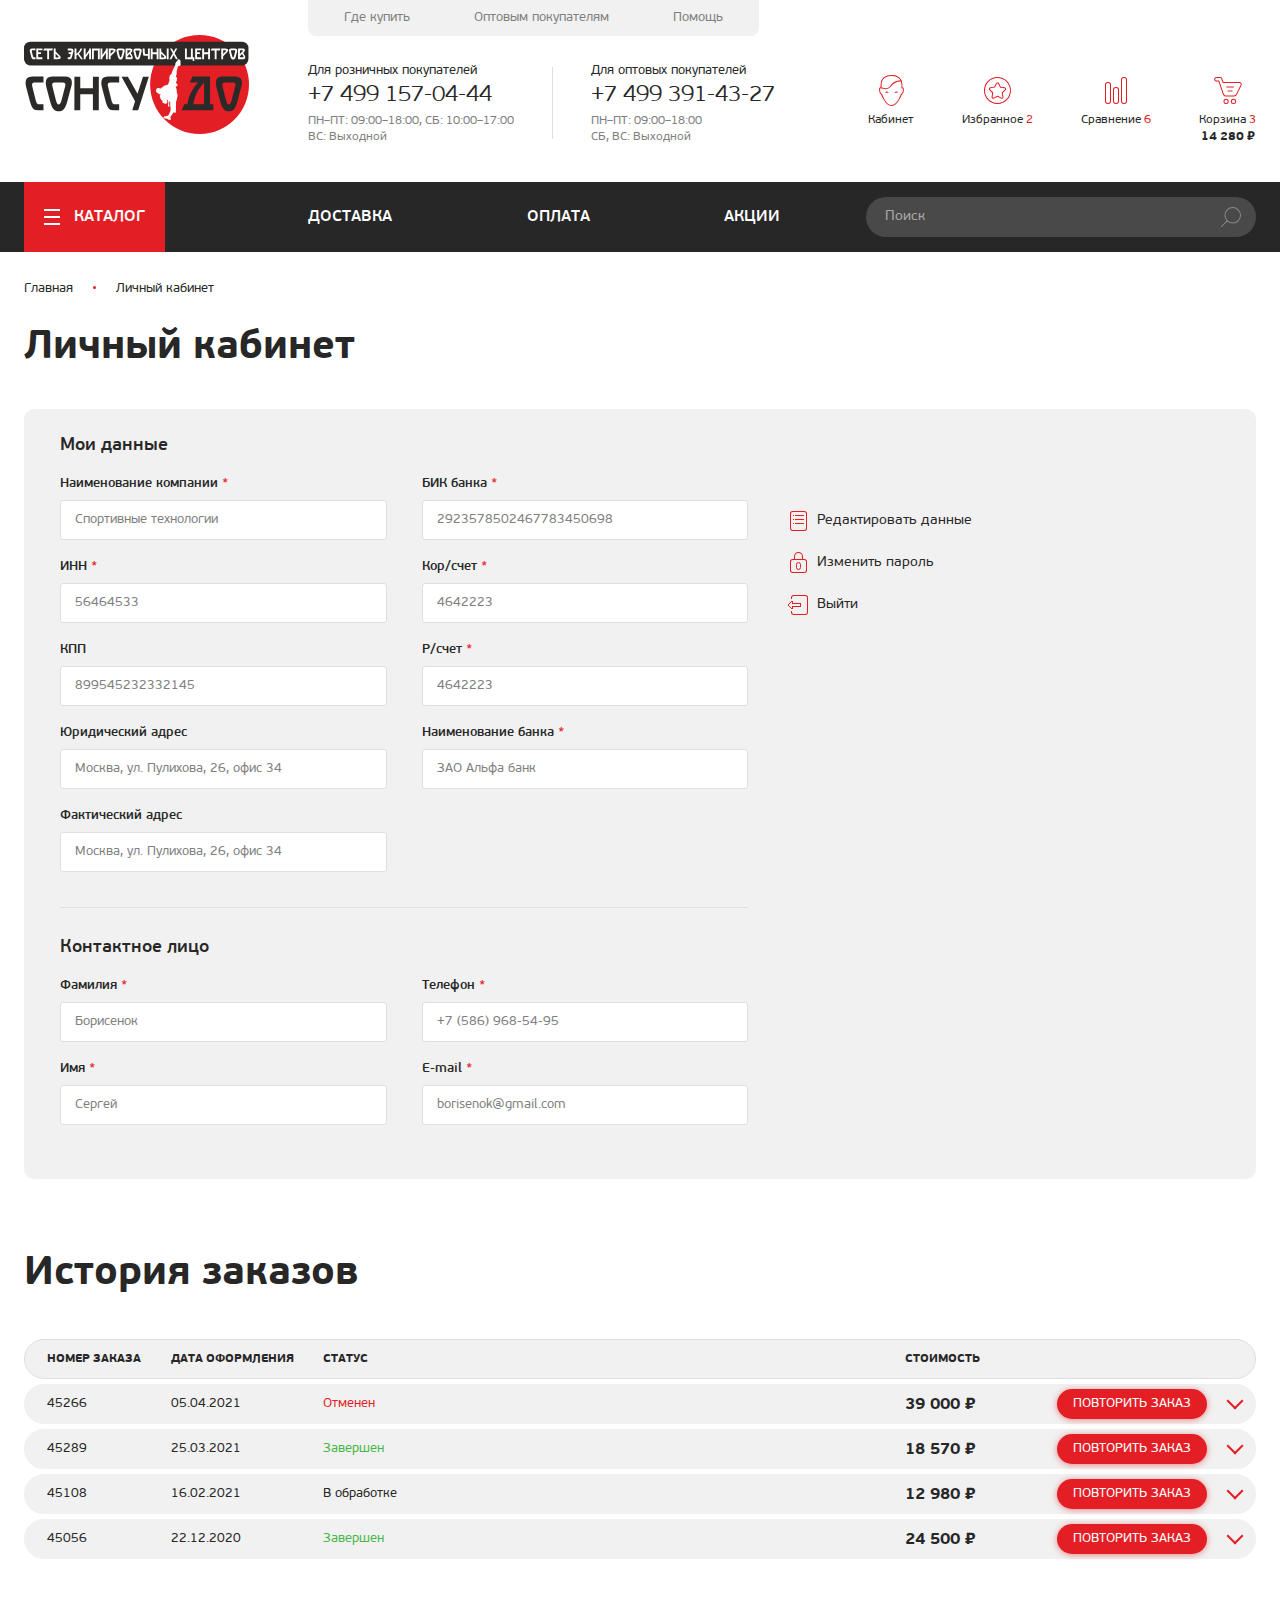
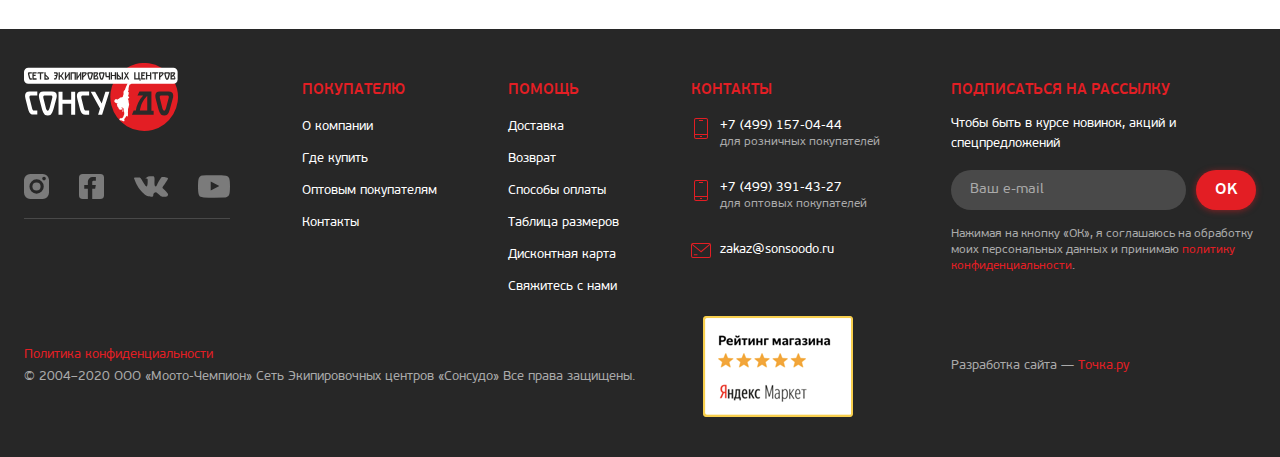
<file: lk2.html>
<!DOCTYPE html>
<html lang="ru">
	<head>
		<meta http-equiv="Content-Type" content="text/html; charset=utf-8">

		<!-- Адаптирование страницы для мобильных устройств -->
		<meta name="viewport" content="width=device-width, initial-scale=1, maximum-scale=1">

		<!-- Запрет распознования номера телефона -->
		<meta name="format-detection" content="telephone=no">
		<meta name="SKYPE_TOOLBAR" content ="SKYPE_TOOLBAR_PARSER_COMPATIBLE">

		<!-- Заголовок страницы -->
		<title>Заголовок страницы</title>

		<!-- Данное значение часто используют(использовали) поисковые системы -->
		<meta name="description" content="">
		<meta name="keywords" content="">

		<!-- Традиционная иконка сайта, размер 16x16, прозрачность поддерживается. Рекомендуемый формат: .ico или .png -->
		<link rel="shortcut icon" href="images/favicon.png">

		<!-- Изменение цвета панели моб. браузера -->
		<meta name="msapplication-TileColor" content="#e31e24">
		<meta name="theme-color" content="#e31e24">

		<!-- Подключение файлов стилей -->
		<link rel="stylesheet" href="https://unpkg.com/swiper/swiper-bundle.min.css">
		<link rel="stylesheet" href="css/swiper.css">
		<link rel="stylesheet" href="css/ion.rangeSlider.css">
		<link rel="stylesheet" href="css/fancybox.css">
		<link rel="stylesheet" href="css/styles.css">

		<link rel="stylesheet" href="css/response_1279.css" media="print, (max-width: 1279px)">
		<link rel="stylesheet" href="css/response_1023.css" media="print, (max-width: 1023px)">
		<link rel="stylesheet" href="css/response_767.css" media="print, (max-width: 767px)">
		<link rel="stylesheet" href="css/response_479.css" media="(max-width: 479px)">
	</head>

	<body>
		<div class="wrap">
			<div class="main">
				<header>
					<button class="close"></button>

					<div class="mob_scroll">
						<div class="info">
							<div class="cont row">
								<a href="/" class="logo">
									<img src="images/logo.svg" alt="">
								</a>

								<div class="data">
									<div class="row">
										<div class="links">
											<div><a href="/">Где купить</a></div>
											<div><a href="/">Оптовым покупателям</a></div>
											<div><a href="/">Помощь</a></div>
										</div>
									</div>

									<div class="row">
										<div class="contacts">
											<div>Для розничных покупателей</div>

											<div class="phone">
												<a href="tel:+74991570444">+7 499 157-04-44</a>
											</div>

											<div class="time">ПН–ПТ: 09:00–18:00, СБ: 10:00–17:00<br> ВС: Выходной</div>
										</div>

										<div class="sep"></div>

										<div class="contacts">
											<div>Для оптовых покупателей</div>

											<div class="phone">
												<a href="tel:+74993914327">+7 499 391-43-27</a>
											</div>

											<div class="time">ПН–ПТ: 09:00–18:00<br> СБ, ВС: Выходной</div>
										</div>

										<div class="btns">
											<div class="account">
												<button class="link modal_link" data-content="#login_modal">
													<div class="icon">
														<svg><use xlink:href="images/sprite.svg#ic_account"></use></svg>
													</div>
													<div>Кабинет</div>
												</button>
											</div>

											<div class="favorite">
												<a href="/" class="link">
													<div class="icon">
														<svg><use xlink:href="images/sprite.svg#ic_favorite"></use></svg>
													</div>
													<div>Избранное <span>2</span></div>
												</a>
											</div>

											<div class="compare">
												<a href="/" class="link">
													<div class="icon">
														<svg><use xlink:href="images/sprite.svg#ic_compare"></use></svg>
													</div>
													<div>Сравнение <span>6</span></div>
												</a>
											</div>

											<div class="cart">
												<a href="/" class="link">
													<div class="icon">
														<svg><use xlink:href="images/sprite.svg#ic_cart"></use></svg>
													</div>
													<div>Корзина <span>3</span></div>
													<div class="price">14 280 <span class="currency">%</span></div>
												</a>
											</div>
										</div>
									</div>
								</div>
							</div>
						</div>


						<div class="bottom">
							<div class="cont row">
								<div class="catalog modal_cont">
									<button class="btn mini_modal_btn mouseover" data-modal-id="#catalog_modal">
										<div class="icon"></div>
										<span>КАТАЛОГ</span>
									</button>

									<div class="mini_modal" id="catalog_modal">
										<div class="row">
											<div class="col">
												<div class="title">
													<a href="/">УНИФОРМА</a>
												</div>

												<div class="list">
													<div><a href="/">Дзюдо</a></div>
													<div><a href="/">Каратэ</a></div>
													<div><a href="/">Кикбоксинг</a></div>
													<div><a href="/">ММА</a></div>
													<div><a href="/">Самбо</a></div>
													<div><a href="/">Таэквон-до ИТФ</a></div>
													<div><a href="/">Тхэквондо ВТФ</a></div>
													<div><a href="/">Ушу</a></div>
													<div><a href="/">Хапкидо</a></div>
												</div>
											</div>

											<div class="col">
												<div class="title">
													<a href="/">ЗАЩИТА</a>
												</div>

												<div class="list">
													<div><a href="/">Защита Торса</a></div>
													<div><a href="/">Шлема, маски</a></div>
													<div><a href="/">Защита предплечья</a></div>
													<div><a href="/">Защита голени</a></div>
													<div><a href="/">Защита голени и стопы</a></div>
													<div><a href="/">Перчатки, накладки на кисть</a></div>
													<div><a href="/">Защита стопы (футы)</a></div>
													<div><a href="/">Защита Паха</a></div>
													<div><a href="/">Защита колена, голеностопа</a></div>
													<div><a href="/">Защита челюсти, капы</a></div>
												</div>
											</div>

											<div class="col">
												<div class="title">
													<a href="/">СПОРТИВНЫЙ ИНВЕНТАРЬ</a>
												</div>

												<div class="list">
													<div><a href="/">Инвентарь для соревнований</a></div>
													<div><a href="/">Водоналивные груши, манекены</a></div>
													<div><a href="/">Груши, мешки</a></div>
													<div><a href="/">Доски для разбивания</a></div>
													<div><a href="/">Лапы, ракетки, макивары</a></div>
													<div><a href="/">Напольное покрытие Татами</a></div>
													<div><a href="/">Тренировочный инвентарь</a></div>
												</div>
											</div>

											<div class="col">
												<div class="title">
													<a href="/">АКСЕССУАРЫ</a>
												</div>

												<div class="list">
													<div><a href="/">Сумки</a></div>
													<div><a href="/">Бирки для сумок</a></div>
													<div><a href="/">Браслеты</a></div>
													<div><a href="/">Атрибутика</a></div>
													<div><a href="/">Брелки</a></div>
													<div><a href="/">Значки</a></div>
													<div><a href="/">Кружки</a></div>
													<div><a href="/">Постеры, наклейки</a></div>
													<div><a href="/">Статуэтки</a></div>
													<div><a href="/">Сувениры</a></div>
												</div>
											</div>

											<div class="col">
												<div class="title">
													<a href="/">СПОРТИВНАЯ МЕДИЦИНА</a>
												</div>

												<div class="list">
													<div><a href="/">Спрей, хладоген</a></div>
													<div><a href="/">Суппорты</a></div>
												</div>
											</div>

											<div class="col">
												<div class="title">
													<a href="/">ОБУВЬ СПОРТИВНАЯ</a>
												</div>

												<div class="list">
													<div><a href="/">Борцовки, самбовки</a></div>
													<div><a href="/">Стэпки, тапочки</a></div>
												</div>
											</div>

											<div class="col">
												<div class="title">
													<a href="/">ПОЯСА ДЛЯ ЕДИНОБОРСТВ</a>
												</div>

												<div class="list">
													<div><a href="/">Цветные</a></div>
													<div><a href="/">Черные, пум</a></div>
												</div>
											</div>

											<div class="col">
												<div class="title">
													<a href="/">ОДЕЖДА</a>
												</div>

												<div class="list">
													<div><a href="/">Костюмы</a></div>
													<div><a href="/">Футболки, толстовки, майки, топы</a></div>
												</div>
											</div>
										</div>

										<div class="bottom_links">
											<div class="row">
												<div><a href="/">Daedo Marvel</a></div>
												<div><a href="/">Электронное судейство PSS</a></div>

												<div><a href="/">
													<span>Распродажа</span>
													<img src="images/ic_percents.svg" alt="" class="icon">
												</a></div>
											</div>
										</div>
									</div>
								</div>

								<nav class="menu row">
									<div class="item">
										<a href="/">ДОСТАВКА</a>
									</div>

									<div class="item">
										<a href="/">ОПЛАТА</a>
									</div>

									<div class="item">
										<a href="/">АКЦИИ</a>
									</div>
								</nav>

								<div class="search">
									<form action="">
										<input type="text" name="" value="" class="input" placeholder="Поиск">

										<button type="submit" class="submit_btn">
											<svg class="icon"><use xlink:href="images/sprite.svg#ic_search"></use></svg>
										</button>
									</form>
								</div>
							</div>
						</div>
					</div>
				</header>


				<section class="mob_header">
					<div class="cont">
						<a href="/" class="logo">
							<img src="images/logo.svg" alt="">
						</a>

						<div class="contacts">
							<div class="item">
								<div>Для розничных покупателей</div>

								<div class="phone">
									<a href="tel:+74991570444">+7 499 157-04-44</a>
								</div>
							</div>

							<div class="item">
								<div>Для оптовых покупателей</div>

								<div class="phone">
									<a href="tel:+74993914327">+7 499 391-43-27</a>
								</div>
							</div>
						</div>

						<div class="btns">
							<button class="mob_menu_btn">
								<span></span>
							</button>
							
							<div class="account">
								<button class="link modal_link" data-content="#login_modal">
									<div class="icon">
										<svg><use xlink:href="images/sprite.svg#ic_account"></use></svg>
									</div>
								</button>
							</div>

							<div class="favorite">
								<a href="/" class="link">
									<div class="icon">
										<svg><use xlink:href="images/sprite.svg#ic_favorite"></use></svg>
									</div>
									<div class="count">2</div>
								</a>
							</div>

							<div class="compare">
								<a href="/" class="link">
									<div class="icon">
										<svg><use xlink:href="images/sprite.svg#ic_compare"></use></svg>
									</div>
									<div class="count">6</div>
								</a>
							</div>

							<div class="cart">
								<a href="/" class="link">
									<div class="icon">
										<svg><use xlink:href="images/sprite.svg#ic_cart"></use></svg>
									</div>
									<div class="count">3</div>
								</a>
							</div>
						</div>
					</div>

					<div class="search">
						<form action="">
							<input type="text" name="" value="" class="input" placeholder="Поиск">

							<button type="submit" class="submit_btn">
								<svg class="icon"><use xlink:href="images/sprite.svg#ic_search"></use></svg>
							</button>
						</form>
					</div>
				</section>


				<section class="page_head">
					<div class="cont">
						<div class="breadcrumbs">
							<a href="/">Главная</a> <span class="sep"></span>
							<span class="current">Личный кабинет</span>
						</div>

						<h1 class="page_title">Личный кабинет</h1>
					</div>
				</section>


				<section class="lk_info">
					<div class="cont">
						<div class="data block">
							<div class="personal">
								<form action="" class="form">
									<div class="section">
										<div class="title">Мои данные</div>

										<div class="cols row">
											<div class="col">
												<div class="line">
													<div class="label">Наименование компании <span class="required">*</span></div>

													<div class="field">
														<input type="text" name="" value="Спортивные технологии" class="input">
													</div>
												</div>

												<div class="line">
													<div class="label">ИНН <span class="required">*</span></div>

													<div class="field">
														<input type="text" name="" value="56464533" class="input">
													</div>
												</div>

												<div class="line">
													<div class="label">КПП</div>

													<div class="field">
														<input type="text" name="" value="899545232332145" class="input">
													</div>
												</div>

												<div class="line">
													<div class="label">Юридический адрес</div>

													<div class="field">
														<input type="text" name="" value="Москва, ул. Пулихова, 26, офис 34" class="input">
													</div>
												</div>

												<div class="line">
													<div class="label">Фактический адрес</div>

													<div class="field">
														<input type="text" name="" value="Москва, ул. Пулихова, 26, офис 34" class="input">
													</div>
												</div>
											</div>

											<div class="col">
												<div class="line">
													<div class="label">БИК банка <span class="required">*</span></div>

													<div class="field">
														<input type="text" name="" value="2923578502467783450698" class="input">
													</div>
												</div>

												<div class="line">
													<div class="label">Кор/счет <span class="required">*</span></div>

													<div class="field">
														<input type="text" name="" value="4642223" class="input">
													</div>
												</div>

												<div class="line">
													<div class="label">Р/счет <span class="required">*</span></div>

													<div class="field">
														<input type="text" name="" value="4642223" class="input">
													</div>
												</div>

												<div class="line">
													<div class="label">Наименование банка <span class="required">*</span></div>

													<div class="field">
														<input type="text" name="" value="ЗАО Альфа банк" class="input">
													</div>
												</div>
											</div>
										</div>
									</div>


									<div class="section">
										<div class="title">Контактное лицо</div>

										<div class="cols row">
											<div class="col">
												<div class="line">
													<div class="label">Фамилия <span class="required">*</span></div>

													<div class="field">
														<input type="text" name="" value="Борисенок" class="input">
													</div>
												</div>

												<div class="line">
													<div class="label">Имя <span class="required">*</span></div>

													<div class="field">
														<input type="text" name="" value="Сергей" class="input">
													</div>
												</div>
											</div>

											<div class="col">
												<div class="line">
													<div class="label">Телефон <span class="required">*</span></div>

													<div class="field">
														<input type="tel" name="" value="+7 495 586-96-85" class="input">
													</div>
												</div>

												<div class="line">
													<div class="label">E-mail <span class="required">*</span></div>

													<div class="field">
														<input type="email" name="" value="borisenok@gmail.com" class="input">
													</div>
												</div>
											</div>
										</div>
									</div>
								</form>


								<div class="btns">
									<div><button class="btn edit_personal_btn">
										<svg class="icon"><use xlink:href="images/sprite.svg#ic_edit_personal"></use></svg>
										<span>Редактировать данные</span>
									</button></div>

									<div><button class="btn edit_pass_btn">
										<svg class="icon"><use xlink:href="images/sprite.svg#ic_edit_pass"></use></svg>
										<span>Изменить пароль</span>
									</button></div>

									<div><button class="btn logout_btn">
										<svg class="icon"><use xlink:href="images/sprite.svg#ic_logout"></use></svg>
										<span>Выйти</span>
									</button></div>
								</div>
							</div>
						</div>


						<div class="orders block accordion">
							<div class="block_head">
								<div class="title">История заказов</div>
							</div>

							<div class="titles">
								<div class="col_number">Номер заказа</div>
								<div class="col_date">Дата оформления</div>
								<div class="col_status">Статус</div>
								<div class="col_price">Стоимость</div>
								<div class="col_repeat"></div>
							</div>


							<div class="order item">
								<div class="head">
									<div class="col_number" data-column="Номер заказа">45266</div>

									<div class="col_date" data-column="Дата оформления">05.04.2021</div>

									<div class="col_status red" data-column="Статус">Отменен</div>

									<div class="col_price" data-column="Стоимость">
										39 000 <span class="currency">%</span>
									</div>

									<div class="col_repeat">
										<button class="repeat_btn">ПОВТОРИТЬ ЗАКАЗ</button>
									</div>
								</div>

								<div class="data cart_info">
									<div class="table_wrap">
										<table>
											<thead>
												<tr>
													<th colspan="2">ТОВАР</th>
													<th>ЦЕНА</th>
													<th>КОЛ-ВО, ШТ.</th>
													<th>СТОИМОСТЬ</th>
													<th></th>
												</tr>
											</thead>

											<tbody>
												<tr>
													<td class="thumb">
														<a href="/">
															<img data-src="images/tmp/cart_product_thumb.jpg" alt="" class="lozad">
														</a>
													</td>

													<td class="info">
														<div class="product_name">
															<a href="/">Форма для дзюдо (кимоно) Khan Club Blue с поясом</a>
														</div>

														<div class="options">
															<div>
																<div class="name">Размер:</div>
																<div class="val">195</div>
															</div>

															<div>
																<div class="name">Цвет:</div>
																<div class="val">
																	<span>Синий</span>
																	<img src="images/tmp/ic_product_color.png" alt="">
																</div>
															</div>
														</div>
													</td>

													<td class="price" data-column="ЦЕНА">
														<div>1 890 <span class="currency">%</span></div>
														<div class="old">2 160 <span class="currency">%</span></div>
													</td>

													<td class="amount" data-column="КОЛ-ВО, ШТ.">5</td>

													<td class="price" data-column="СТОИМОСТЬ">
														<div>1 930 <span class="currency">%</span></div>
													</td>

													<td class="repeat"></td>
												</tr>


												<tr>
													<td class="thumb">
														<a href="/">
															<img data-src="images/tmp/cart_product_thumb2.jpg" alt="" class="lozad">
														</a>
													</td>

													<td class="info">
														<div class="product_name">
															<a href="/">Защита торса SPIDER MAN тм DAEDO</a>
														</div>

														<div class="options">
															<div>
																<div class="name">Размер:</div>
																<div class="val">140</div>
															</div>
														</div>
													</td>

													<td class="price" data-column="ЦЕНА">
														<div>6 990 <span class="currency">%</span></div>
													</td>

													<td class="amount" data-column="КОЛ-ВО, ШТ.">1</td>

													<td class="price" data-column="СТОИМОСТЬ">
														<div>6 990 <span class="currency">%</span></div>
													</td>

													<td class="repeat"></td>
												</tr>


												<tr>
													<td class="thumb">
														<a href="/">
															<img data-src="images/tmp/cart_product_thumb3.jpg" alt="" class="lozad">
														</a>
													</td>

													<td class="info">
														<div class="product_name">
															<a href="/">Рюкзак Khan Тхэквондо</a>
														</div>
													</td>

													<td class="price" data-column="ЦЕНА">
														<div>1 930 <span class="currency">%</span></div>
													</td>

													<td class="amount" data-column="КОЛ-ВО, ШТ.">1</td>

													<td class="price" data-column="СТОИМОСТЬ">
														<div>1 930 <span class="currency">%</span></div>
													</td>

													<td class="repeat"></td>
												</tr>
											</tbody>

											<tfoot>
												<tr>
													<td colspan="3"></td>

													<td class="price_text">Сумма заказа</td>

													<td class="total_price">
														<div>39 000 <span class="currency">%</span></div>
													</td>

													<td class="repeat">
														<button class="repeat_btn">ПОВТОРИТЬ ЗАКАЗ</button>
													</td>
												</tr>
											</tfoot>
										</table>
									</div>
								</div>
							</div>


							<div class="order item">
								<div class="head">
									<div class="col_number" data-column="Номер заказа">45289</div>

									<div class="col_date" data-column="Дата оформления">25.03.2021</div>

									<div class="col_status green" data-column="Статус">Завершен</div>

									<div class="col_price" data-column="Стоимость">
										18 570 <span class="currency">%</span>
									</div>

									<div class="col_repeat">
										<button class="repeat_btn">ПОВТОРИТЬ ЗАКАЗ</button>
									</div>
								</div>

								<div class="data cart_info">
									<div class="table_wrap">
										<table>
											<thead>
												<tr>
													<th colspan="2">ТОВАР</th>
													<th>ЦЕНА</th>
													<th>КОЛ-ВО, ШТ.</th>
													<th>СТОИМОСТЬ</th>
													<th></th>
												</tr>
											</thead>

											<tbody>
												<tr>
													<td class="thumb">
														<a href="/">
															<img data-src="images/tmp/cart_product_thumb.jpg" alt="" class="lozad">
														</a>
													</td>

													<td class="info">
														<div class="product_name">
															<a href="/">Форма для дзюдо (кимоно) Khan Club Blue с поясом</a>
														</div>

														<div class="options">
															<div>
																<div class="name">Размер:</div>
																<div class="val">195</div>
															</div>

															<div>
																<div class="name">Цвет:</div>
																<div class="val">
																	<span>Синий</span>
																	<img src="images/tmp/ic_product_color.png" alt="">
																</div>
															</div>
														</div>
													</td>

													<td class="price" data-column="ЦЕНА">
														<div>1 890 <span class="currency">%</span></div>
														<div class="old">2 160 <span class="currency">%</span></div>
													</td>

													<td class="amount" data-column="КОЛ-ВО, ШТ.">5</td>

													<td class="price" data-column="СТОИМОСТЬ">
														<div>1 930 <span class="currency">%</span></div>
													</td>

													<td class="repeat"></td>
												</tr>


												<tr>
													<td class="thumb">
														<a href="/">
															<img data-src="images/tmp/cart_product_thumb2.jpg" alt="" class="lozad">
														</a>
													</td>

													<td class="info">
														<div class="product_name">
															<a href="/">Защита торса SPIDER MAN тм DAEDO</a>
														</div>

														<div class="options">
															<div>
																<div class="name">Размер:</div>
																<div class="val">140</div>
															</div>
														</div>
													</td>

													<td class="price" data-column="ЦЕНА">
														<div>6 990 <span class="currency">%</span></div>
													</td>

													<td class="amount" data-column="КОЛ-ВО, ШТ.">1</td>

													<td class="price" data-column="СТОИМОСТЬ">
														<div>6 990 <span class="currency">%</span></div>
													</td>

													<td class="repeat"></td>
												</tr>


												<tr>
													<td class="thumb">
														<a href="/">
															<img data-src="images/tmp/cart_product_thumb3.jpg" alt="" class="lozad">
														</a>
													</td>

													<td class="info">
														<div class="product_name">
															<a href="/">Рюкзак Khan Тхэквондо</a>
														</div>
													</td>

													<td class="price" data-column="ЦЕНА">
														<div>1 930 <span class="currency">%</span></div>
													</td>

													<td class="amount" data-column="КОЛ-ВО, ШТ.">1</td>

													<td class="price" data-column="СТОИМОСТЬ">
														<div>1 930 <span class="currency">%</span></div>
													</td>

													<td class="repeat"></td>
												</tr>
											</tbody>

											<tfoot>
												<tr>
													<td colspan="3"></td>

													<td class="price_text">Сумма заказа</td>

													<td class="total_price">
														<div>39 000 <span class="currency">%</span></div>
													</td>

													<td class="repeat">
														<button class="repeat_btn">ПОВТОРИТЬ ЗАКАЗ</button>
													</td>
												</tr>
											</tfoot>
										</table>
									</div>
								</div>
							</div>


							<div class="order item">
								<div class="head">
									<div class="col_number" data-column="Номер заказа">45108</div>

									<div class="col_date" data-column="Дата оформления">16.02.2021</div>

									<div class="col_status" data-column="Статус">В обработке</div>

									<div class="col_price" data-column="Стоимость">
										12 980 <span class="currency">%</span>
									</div>

									<div class="col_repeat">
										<button class="repeat_btn">ПОВТОРИТЬ ЗАКАЗ</button>
									</div>
								</div>

								<div class="data cart_info">
									<div class="table_wrap">
										<table>
											<thead>
												<tr>
													<th colspan="2">ТОВАР</th>
													<th>ЦЕНА</th>
													<th>КОЛ-ВО, ШТ.</th>
													<th>СТОИМОСТЬ</th>
													<th></th>
												</tr>
											</thead>

											<tbody>
												<tr>
													<td class="thumb">
														<a href="/">
															<img data-src="images/tmp/cart_product_thumb.jpg" alt="" class="lozad">
														</a>
													</td>

													<td class="info">
														<div class="product_name">
															<a href="/">Форма для дзюдо (кимоно) Khan Club Blue с поясом</a>
														</div>

														<div class="options">
															<div>
																<div class="name">Размер:</div>
																<div class="val">195</div>
															</div>

															<div>
																<div class="name">Цвет:</div>
																<div class="val">
																	<span>Синий</span>
																	<img src="images/tmp/ic_product_color.png" alt="">
																</div>
															</div>
														</div>
													</td>

													<td class="price" data-column="ЦЕНА">
														<div>1 890 <span class="currency">%</span></div>
														<div class="old">2 160 <span class="currency">%</span></div>
													</td>

													<td class="amount" data-column="КОЛ-ВО, ШТ.">5</td>

													<td class="price" data-column="СТОИМОСТЬ">
														<div>1 930 <span class="currency">%</span></div>
													</td>

													<td class="repeat"></td>
												</tr>


												<tr>
													<td class="thumb">
														<a href="/">
															<img data-src="images/tmp/cart_product_thumb2.jpg" alt="" class="lozad">
														</a>
													</td>

													<td class="info">
														<div class="product_name">
															<a href="/">Защита торса SPIDER MAN тм DAEDO</a>
														</div>

														<div class="options">
															<div>
																<div class="name">Размер:</div>
																<div class="val">140</div>
															</div>
														</div>
													</td>

													<td class="price" data-column="ЦЕНА">
														<div>6 990 <span class="currency">%</span></div>
													</td>

													<td class="amount" data-column="КОЛ-ВО, ШТ.">1</td>

													<td class="price" data-column="СТОИМОСТЬ">
														<div>6 990 <span class="currency">%</span></div>
													</td>

													<td class="repeat"></td>
												</tr>


												<tr>
													<td class="thumb">
														<a href="/">
															<img data-src="images/tmp/cart_product_thumb3.jpg" alt="" class="lozad">
														</a>
													</td>

													<td class="info">
														<div class="product_name">
															<a href="/">Рюкзак Khan Тхэквондо</a>
														</div>
													</td>

													<td class="price" data-column="ЦЕНА">
														<div>1 930 <span class="currency">%</span></div>
													</td>

													<td class="amount" data-column="КОЛ-ВО, ШТ.">1</td>

													<td class="price" data-column="СТОИМОСТЬ">
														<div>1 930 <span class="currency">%</span></div>
													</td>

													<td class="repeat"></td>
												</tr>
											</tbody>

											<tfoot>
												<tr>
													<td colspan="3"></td>

													<td class="price_text">Сумма заказа</td>

													<td class="total_price">
														<div>39 000 <span class="currency">%</span></div>
													</td>

													<td class="repeat">
														<button class="repeat_btn">ПОВТОРИТЬ ЗАКАЗ</button>
													</td>
												</tr>
											</tfoot>
										</table>
									</div>
								</div>
							</div>


							<div class="order item">
								<div class="head">
									<div class="col_number" data-column="Номер заказа">45056</div>

									<div class="col_date" data-column="Дата оформления">22.12.2020</div>

									<div class="col_status green" data-column="Статус">Завершен</div>

									<div class="col_price" data-column="Стоимость">
										24 500 <span class="currency">%</span>
									</div>

									<div class="col_repeat">
										<button class="repeat_btn">ПОВТОРИТЬ ЗАКАЗ</button>
									</div>
								</div>

								<div class="data cart_info">
									<div class="table_wrap">
										<table>
											<thead>
												<tr>
													<th colspan="2">ТОВАР</th>
													<th>ЦЕНА</th>
													<th>КОЛ-ВО, ШТ.</th>
													<th>СТОИМОСТЬ</th>
													<th></th>
												</tr>
											</thead>

											<tbody>
												<tr>
													<td class="thumb">
														<a href="/">
															<img data-src="images/tmp/cart_product_thumb.jpg" alt="" class="lozad">
														</a>
													</td>

													<td class="info">
														<div class="product_name">
															<a href="/">Форма для дзюдо (кимоно) Khan Club Blue с поясом</a>
														</div>

														<div class="options">
															<div>
																<div class="name">Размер:</div>
																<div class="val">195</div>
															</div>

															<div>
																<div class="name">Цвет:</div>
																<div class="val">
																	<span>Синий</span>
																	<img src="images/tmp/ic_product_color.png" alt="">
																</div>
															</div>
														</div>
													</td>

													<td class="price" data-column="ЦЕНА">
														<div>1 890 <span class="currency">%</span></div>
														<div class="old">2 160 <span class="currency">%</span></div>
													</td>

													<td class="amount" data-column="КОЛ-ВО, ШТ.">5</td>

													<td class="price" data-column="СТОИМОСТЬ">
														<div>1 930 <span class="currency">%</span></div>
													</td>

													<td class="repeat"></td>
												</tr>


												<tr>
													<td class="thumb">
														<a href="/">
															<img data-src="images/tmp/cart_product_thumb2.jpg" alt="" class="lozad">
														</a>
													</td>

													<td class="info">
														<div class="product_name">
															<a href="/">Защита торса SPIDER MAN тм DAEDO</a>
														</div>

														<div class="options">
															<div>
																<div class="name">Размер:</div>
																<div class="val">140</div>
															</div>
														</div>
													</td>

													<td class="price" data-column="ЦЕНА">
														<div>6 990 <span class="currency">%</span></div>
													</td>

													<td class="amount" data-column="КОЛ-ВО, ШТ.">1</td>

													<td class="price" data-column="СТОИМОСТЬ">
														<div>6 990 <span class="currency">%</span></div>
													</td>

													<td class="repeat"></td>
												</tr>


												<tr>
													<td class="thumb">
														<a href="/">
															<img data-src="images/tmp/cart_product_thumb3.jpg" alt="" class="lozad">
														</a>
													</td>

													<td class="info">
														<div class="product_name">
															<a href="/">Рюкзак Khan Тхэквондо</a>
														</div>
													</td>

													<td class="price" data-column="ЦЕНА">
														<div>1 930 <span class="currency">%</span></div>
													</td>

													<td class="amount" data-column="КОЛ-ВО, ШТ.">1</td>

													<td class="price" data-column="СТОИМОСТЬ">
														<div>1 930 <span class="currency">%</span></div>
													</td>

													<td class="repeat"></td>
												</tr>
											</tbody>

											<tfoot>
												<tr>
													<td colspan="3"></td>

													<td class="price_text">Сумма заказа</td>

													<td class="total_price">
														<div>39 000 <span class="currency">%</span></div>
													</td>

													<td class="repeat">
														<button class="repeat_btn">ПОВТОРИТЬ ЗАКАЗ</button>
													</td>
												</tr>
											</tfoot>
										</table>
									</div>
								</div>
							</div>
						</div>
					</div>
				</section>
			</div>


			<footer>
				<div class="info">
					<div class="cont row">
						<div class="col_left">
							<div class="logo">
								<img src="images/logo2.svg" alt="">
							</div>

							<div class="socials">
								<a href="/" target="_blank" rel="noopener nofollow" class="instagram_link">
									<svg class="icon"><use xlink:href="images/sprite.svg#ic_instagram"></use></svg>
								</a>

								<a href="/" target="_blank" rel="noopener nofollow" class="facebook_link">
									<svg class="icon"><use xlink:href="images/sprite.svg#ic_facebook"></use></svg>
								</a>

								<a href="/" target="_blank" rel="noopener nofollow" class="vkontakte_link">
									<svg class="icon"><use xlink:href="images/sprite.svg#ic_vkontakte"></use></svg>
								</a>

								<a href="/" target="_blank" rel="noopener nofollow" class="youtube_link">
									<svg class="icon"><use xlink:href="images/sprite.svg#ic_youtube"></use></svg>
								</a>
							</div>
						</div>


						<div class="links">
							<div class="title">ПОКУПАТЕЛЮ</div>

							<div class="items">
								<div><a href="/">О компании</a></div>
								<div><a href="/">Где купить</a></div>
								<div><a href="/">Оптовым покупателям</a></div>
								<div><a href="/">Контакты</a></div>
							</div>
						</div>


						<div class="links">
							<div class="title">ПОМОЩЬ</div>

							<div class="items">
								<div><a href="/">Доставка</a></div>
								<div><a href="/">Возврат</a></div>
								<div><a href="/">Способы оплаты</a></div>
								<div><a href="/">Таблица размеров</a></div>
								<div><a href="/">Дисконтная карта</a></div>
								<div><a href="/">Свяжитесь с нами</a></div>
							</div>
						</div>


						<div class="contacts">
							<div class="title">КОНТАКТЫ</div>

							<div class="items">
								<div class="phone">
									<svg class="icon"><use xlink:href="images/sprite.svg#ic_phone"></use></svg>
									<div>
										<a href="tel:+74991570444">+7 (499) 157-04-44</a>
										<div class="exp">для розничных покупателей</div>
									</div>
								</div>

								<div class="phone">
									<svg class="icon"><use xlink:href="images/sprite.svg#ic_phone"></use></svg>
									<div>
										<a href="tel:+74993914327">+7 (499) 391-43-27</a>
										<div class="exp">для оптовых покупателей</div>
									</div>
								</div>

								<div class="email">
									<svg class="icon"><use xlink:href="images/sprite.svg#ic_email"></use></svg>
									<div>
										<a href="mailto:zakaz@sonsoodo.ru">zakaz@sonsoodo.ru</a>
									</div>
								</div>
							</div>

							<div class="socials">
								<a href="/" target="_blank" rel="noopener nofollow" class="instagram_link">
									<svg class="icon"><use xlink:href="images/sprite.svg#ic_instagram"></use></svg>
								</a>

								<a href="/" target="_blank" rel="noopener nofollow" class="facebook_link">
									<svg class="icon"><use xlink:href="images/sprite.svg#ic_facebook"></use></svg>
								</a>

								<a href="/" target="_blank" rel="noopener nofollow" class="vkontakte_link">
									<svg class="icon"><use xlink:href="images/sprite.svg#ic_vkontakte"></use></svg>
								</a>

								<a href="/" target="_blank" rel="noopener nofollow" class="youtube_link">
									<svg class="icon"><use xlink:href="images/sprite.svg#ic_youtube"></use></svg>
								</a>
							</div>
						</div>


						<div class="subscribe">
							<div class="title">ПОДПИСАТЬСЯ НА РАССЫЛКУ</div>

							<div class="desc">Чтобы быть в курсе новинок, акций и спецпредложений</div>

							<form action="">
								<input type="email" name="" value="" class="input" placeholder="Ваш e-mail">

								<button type="submit" class="submit_btn">OK</button>

								<div class="agree">Нажимая на кнопку «ОК», я соглашаюсь на обработку моих персональных данных и принимаю <a href="/" target="_blank">политику конфиденциальности</a>.</div>
							</form>
						</div>
					</div>
				</div>


				<div class="bottom">
					<div class="cont row">
						<div class="col_left">
							<div class="privacy_policy_link">
								<a href="/">Политика конфиденциальности</a>
							</div>

							<div class="copyright">&copy; 2004–2020 ООО «Моото-Чемпион» Сеть Экипировочных центров «Сонсудо» Все права защищены.</div>
						</div>

						<div class="ya_rating">
							<img src="images/tmp/ya_rating.png" alt="">
						</div>

						<div class="creator">
							<a href="/" target="_blank" rel="noopener">Разработка сайта — <span>Точка.ру</span></a>
						</div>
					</div>
				</div>
			</footer>


			<div class="buttonUp">
				<button><span></span></button>
			</div>

			<div class="overlay"></div>
		</div>


		<div class="supports_error">
			Ваш браузер устарел рекомендуем обновить его до последней версии<br> или использовать другой более современный.
		</div>


		<section class="modal" id="login_modal">
			<div class="modal_title">Вход</div>

			<div class="modal_data">
				<form action="" class="form custom_submit">
					<div class="line">
						<div class="field">
							<input type="text" name="" value="" class="input" placeholder="Телефон или e-mail">
						</div>
					</div>

					<div class="line">
						<div class="field">
							<input type="password" name="" value="" class="input" placeholder="Пароль">
						</div>
					</div>

					<div class="line recovery">
						<div class="field">
							<button class="link modal_link" data-content="#recovery_modal">Забыли пароль?</button>
						</div>
					</div>


					<div class="submit">
						<button type="submit" class="submit_btn">Войти</button>
					</div>
				</form>


				<div class="links">
					<div>или</div>

					<button class="link modal_link" data-content="#register_modal">Зарегистрироваться</button>
				</div>
			</div>
		</section>


		<section class="modal" id="recovery_modal">
			<div class="modal_title">Восстановление пароля</div>

			<div class="modal_data">
				<form action="" class="form custom_submit">
					<div class="line">
						<div class="field">
							<input type="email" name="" value="" class="input" placeholder="E-mail">
						</div>
					</div>


					<div class="submit">
						<button type="submit" class="submit_btn">Отправить</button>
					</div>
				</form>
			</div>
		</section>


		<section class="modal" id="register_modal">
			<div class="modal_title">Регистрация</div>

			<div class="modal_data">
				<form action="" class="form custom_submit">
					<div class="line">
						<div class="field">
							<input type="text" name="" value="" class="input" placeholder="Ваше имя">
						</div>
					</div>

					<div class="line">
						<div class="field">
							<input type="email" name="" value="" class="input" placeholder="E-mail">
						</div>
					</div>

					<div class="line">
						<div class="field">
							<input type="tel" name="" value="" class="input" placeholder="Телефон">
						</div>
					</div>

					<div class="line">
						<div class="field">
							<input type="password" name="" value="" class="input" placeholder="Пароль">
						</div>
					</div>

					<div class="line">
						<div class="field">
							<input type="password" name="" value="" class="input" placeholder="Пароль еще раз">
						</div>
					</div>

					<div class="line agree">
						<input type="checkbox" name="agree" id="register_agree_check">
						<label for="register_agree_check">
							Нажимая на кнопку, я соглашаюсь на обработку моих персональных данных и принимаю <a href="/" target="_blank">политику конфиденциальности</a>
						</label>
					</div>


					<div class="submit">
						<button type="submit" class="submit_btn">Зарегистрироваться</button>
					</div>
				</form>
			</div>
		</section>


		<section class="modal" id="success_modal">
			<div class="modal_title">Спасибо!</div>

			<div class="text_block">
				<p>Ваше сообщение успешно отправлено. Наш менеджер свяжется с Вами.</p>
			</div>
		</section>


		<section class="modal" id="subscribe_success_modal">
			<div class="modal_title">Вы подписались на рассылку</div>
		</section>


		<!-- Подключение javascript файлов -->
		<script src="js/jquery-3.5.0.min.js"></script>
		<script src="js/lozad.min.js"></script>
		<script src="https://unpkg.com/swiper/swiper-bundle.min.js"></script>
		<script src="js/inputmask.min.js"></script>
		<script src="js/nice-select.js"></script>
		<script src="js/ion.rangeSlider.min.js"></script>
		<script src="js/fancybox.min.js"></script>
		<script src="js/sticky-kit.min.js"></script>
		<script src="js/functions.js"></script>
		<script src="js/scripts.js"></script>
	</body>
</html>
</file>
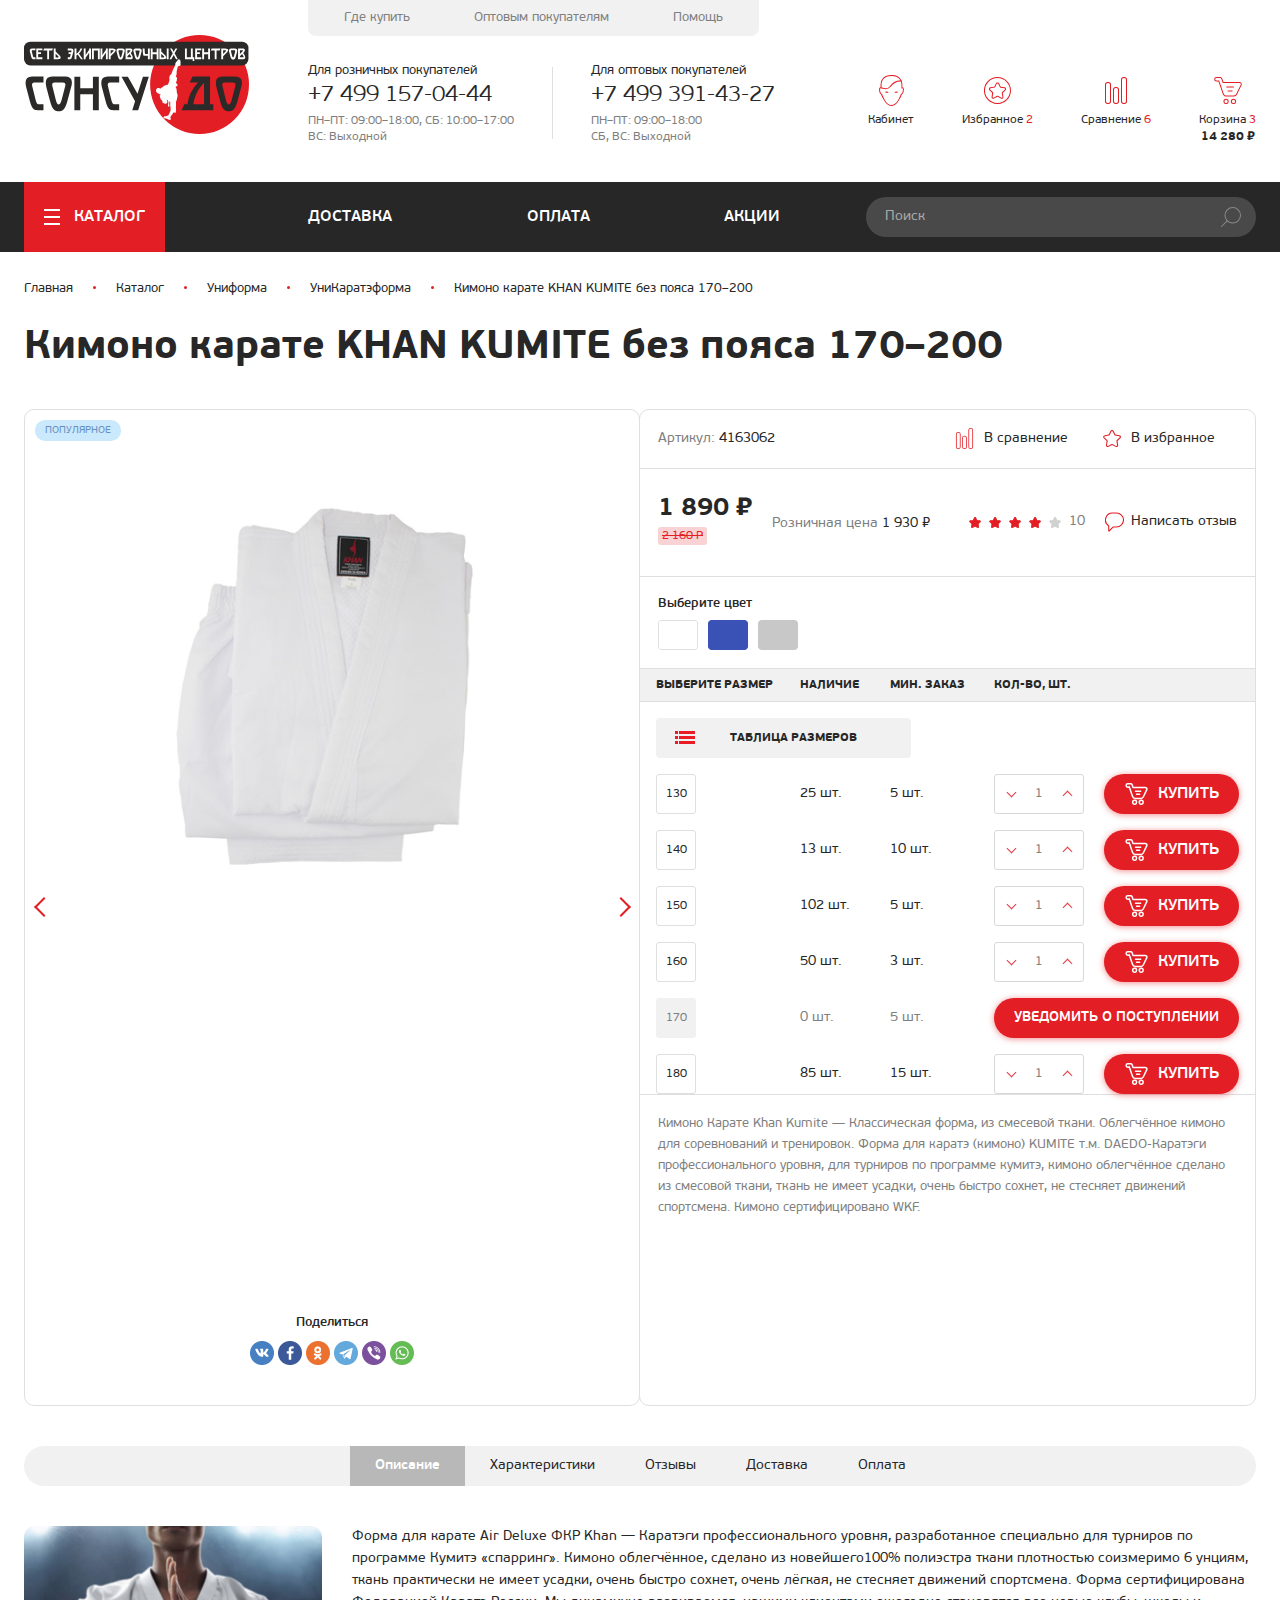
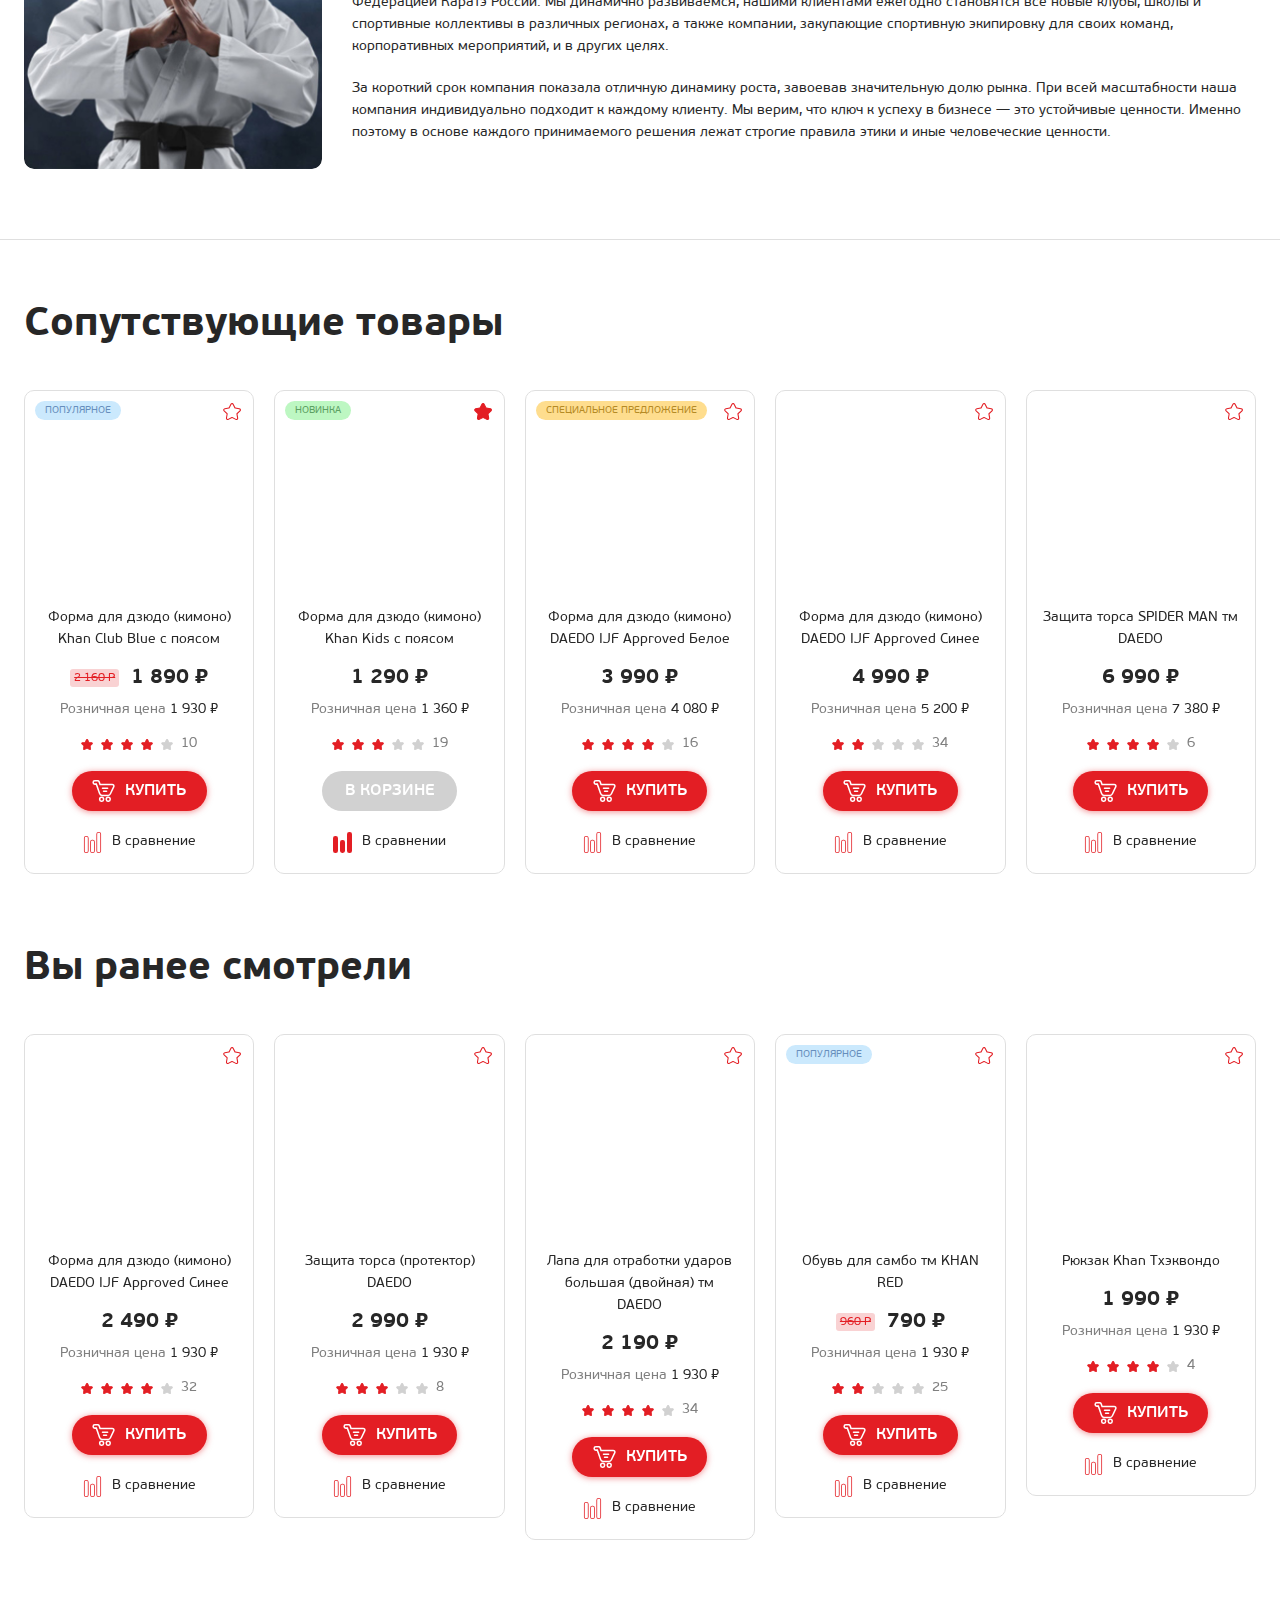
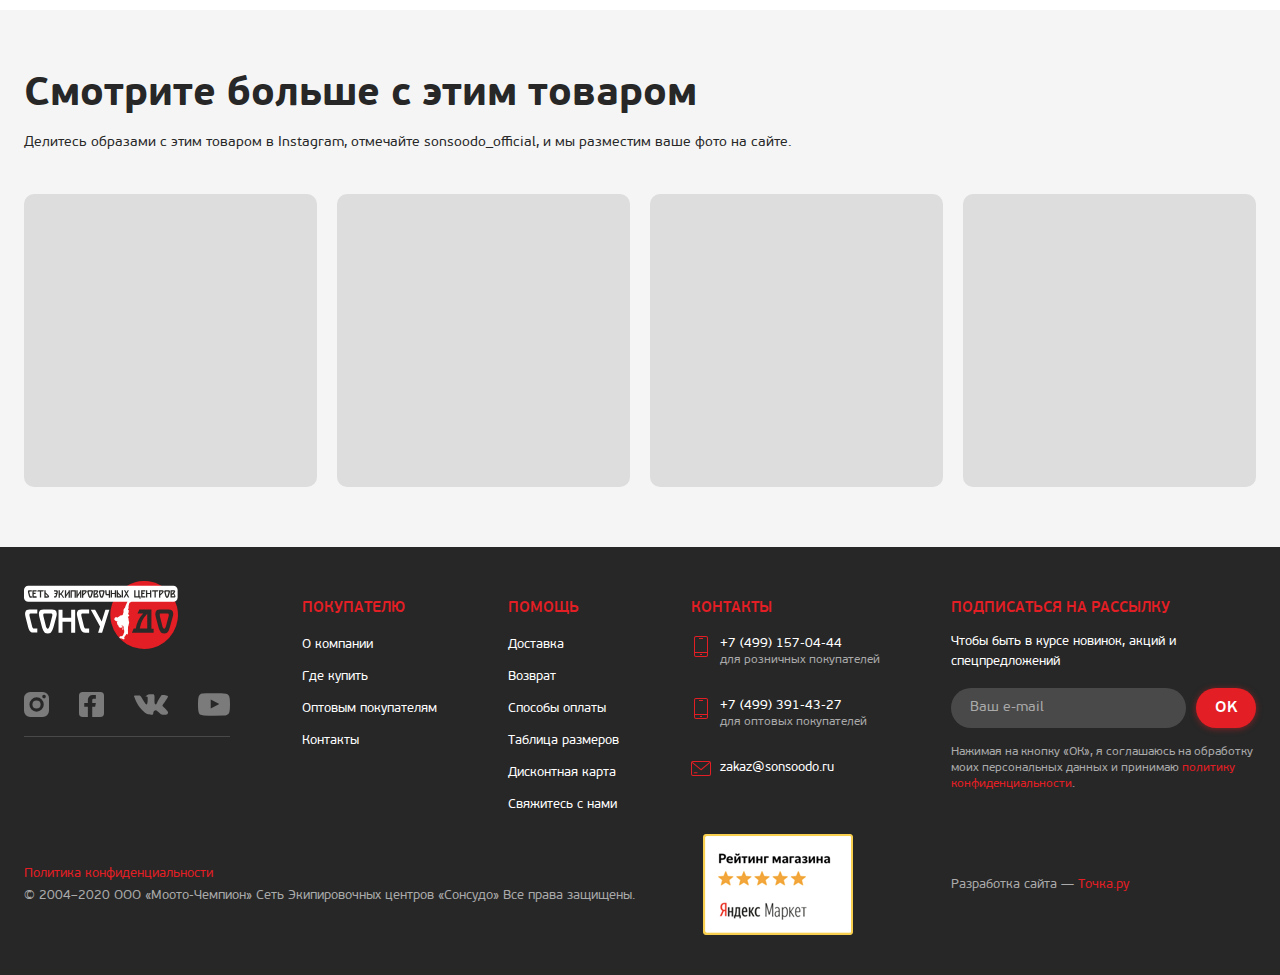
<file: product.html>
<!DOCTYPE html>
<html lang="ru">
	<head>
		<meta http-equiv="Content-Type" content="text/html; charset=utf-8">

		<!-- Адаптирование страницы для мобильных устройств -->
		<meta name="viewport" content="width=device-width, initial-scale=1, maximum-scale=1">

		<!-- Запрет распознования номера телефона -->
		<meta name="format-detection" content="telephone=no">
		<meta name="SKYPE_TOOLBAR" content ="SKYPE_TOOLBAR_PARSER_COMPATIBLE">

		<!-- Заголовок страницы -->
		<title>Заголовок страницы</title>

		<!-- Данное значение часто используют(использовали) поисковые системы -->
		<meta name="description" content="">
		<meta name="keywords" content="">

		<!-- Традиционная иконка сайта, размер 16x16, прозрачность поддерживается. Рекомендуемый формат: .ico или .png -->
		<link rel="shortcut icon" href="images/favicon.png">

		<!-- Изменение цвета панели моб. браузера -->
		<meta name="msapplication-TileColor" content="#e31e24">
		<meta name="theme-color" content="#e31e24">

		<!-- Подключение файлов стилей -->
		<link rel="stylesheet" href="https://unpkg.com/swiper/swiper-bundle.min.css">
		<link rel="stylesheet" href="css/swiper.css">
		<link rel="stylesheet" href="css/ion.rangeSlider.css">
		<link rel="stylesheet" href="css/fancybox.css">
		<link rel="stylesheet" href="css/styles.css">

		<link rel="stylesheet" href="css/response_1279.css" media="print, (max-width: 1279px)">
		<link rel="stylesheet" href="css/response_1023.css" media="print, (max-width: 1023px)">
		<link rel="stylesheet" href="css/response_767.css" media="print, (max-width: 767px)">
		<link rel="stylesheet" href="css/response_479.css" media="(max-width: 479px)">
	</head>

	<body>
		<div class="wrap">
			<div class="main">
				<header>
					<button class="close"></button>

					<div class="mob_scroll">
						<div class="info">
							<div class="cont row">
								<a href="/" class="logo">
									<img src="images/logo.svg" alt="">
								</a>

								<div class="data">
									<div class="row">
										<div class="links">
											<div><a href="/">Где купить</a></div>
											<div><a href="/">Оптовым покупателям</a></div>
											<div><a href="/">Помощь</a></div>
										</div>
									</div>

									<div class="row">
										<div class="contacts">
											<div>Для розничных покупателей</div>

											<div class="phone">
												<a href="tel:+74991570444">+7 499 157-04-44</a>
											</div>

											<div class="time">ПН–ПТ: 09:00–18:00, СБ: 10:00–17:00<br> ВС: Выходной</div>
										</div>

										<div class="sep"></div>

										<div class="contacts">
											<div>Для оптовых покупателей</div>

											<div class="phone">
												<a href="tel:+74993914327">+7 499 391-43-27</a>
											</div>

											<div class="time">ПН–ПТ: 09:00–18:00<br> СБ, ВС: Выходной</div>
										</div>

										<div class="btns">
											<div class="account">
												<button class="link modal_link" data-content="#login_modal">
													<div class="icon">
														<svg><use xlink:href="images/sprite.svg#ic_account"></use></svg>
													</div>
													<div>Кабинет</div>
												</button>
											</div>

											<div class="favorite">
												<a href="/" class="link">
													<div class="icon">
														<svg><use xlink:href="images/sprite.svg#ic_favorite"></use></svg>
													</div>
													<div>Избранное <span>2</span></div>
												</a>
											</div>

											<div class="compare">
												<a href="/" class="link">
													<div class="icon">
														<svg><use xlink:href="images/sprite.svg#ic_compare"></use></svg>
													</div>
													<div>Сравнение <span>6</span></div>
												</a>
											</div>

											<div class="cart">
												<a href="/" class="link">
													<div class="icon">
														<svg><use xlink:href="images/sprite.svg#ic_cart"></use></svg>
													</div>
													<div>Корзина <span>3</span></div>
													<div class="price">14 280 <span class="currency">%</span></div>
												</a>
											</div>
										</div>
									</div>
								</div>
							</div>
						</div>


						<div class="bottom">
							<div class="cont row">
								<div class="catalog modal_cont">
									<button class="btn mini_modal_btn mouseover" data-modal-id="#catalog_modal">
										<div class="icon"></div>
										<span>КАТАЛОГ</span>
									</button>

									<div class="mini_modal" id="catalog_modal">
										<div class="row">
											<div class="col">
												<div class="title">
													<a href="/">УНИФОРМА</a>
												</div>

												<div class="list">
													<div><a href="/">Дзюдо</a></div>
													<div><a href="/">Каратэ</a></div>
													<div><a href="/">Кикбоксинг</a></div>
													<div><a href="/">ММА</a></div>
													<div><a href="/">Самбо</a></div>
													<div><a href="/">Таэквон-до ИТФ</a></div>
													<div><a href="/">Тхэквондо ВТФ</a></div>
													<div><a href="/">Ушу</a></div>
													<div><a href="/">Хапкидо</a></div>
												</div>
											</div>

											<div class="col">
												<div class="title">
													<a href="/">ЗАЩИТА</a>
												</div>

												<div class="list">
													<div><a href="/">Защита Торса</a></div>
													<div><a href="/">Шлема, маски</a></div>
													<div><a href="/">Защита предплечья</a></div>
													<div><a href="/">Защита голени</a></div>
													<div><a href="/">Защита голени и стопы</a></div>
													<div><a href="/">Перчатки, накладки на кисть</a></div>
													<div><a href="/">Защита стопы (футы)</a></div>
													<div><a href="/">Защита Паха</a></div>
													<div><a href="/">Защита колена, голеностопа</a></div>
													<div><a href="/">Защита челюсти, капы</a></div>
												</div>
											</div>

											<div class="col">
												<div class="title">
													<a href="/">СПОРТИВНЫЙ ИНВЕНТАРЬ</a>
												</div>

												<div class="list">
													<div><a href="/">Инвентарь для соревнований</a></div>
													<div><a href="/">Водоналивные груши, манекены</a></div>
													<div><a href="/">Груши, мешки</a></div>
													<div><a href="/">Доски для разбивания</a></div>
													<div><a href="/">Лапы, ракетки, макивары</a></div>
													<div><a href="/">Напольное покрытие Татами</a></div>
													<div><a href="/">Тренировочный инвентарь</a></div>
												</div>
											</div>

											<div class="col">
												<div class="title">
													<a href="/">АКСЕССУАРЫ</a>
												</div>

												<div class="list">
													<div><a href="/">Сумки</a></div>
													<div><a href="/">Бирки для сумок</a></div>
													<div><a href="/">Браслеты</a></div>
													<div><a href="/">Атрибутика</a></div>
													<div><a href="/">Брелки</a></div>
													<div><a href="/">Значки</a></div>
													<div><a href="/">Кружки</a></div>
													<div><a href="/">Постеры, наклейки</a></div>
													<div><a href="/">Статуэтки</a></div>
													<div><a href="/">Сувениры</a></div>
												</div>
											</div>

											<div class="col">
												<div class="title">
													<a href="/">СПОРТИВНАЯ МЕДИЦИНА</a>
												</div>

												<div class="list">
													<div><a href="/">Спрей, хладоген</a></div>
													<div><a href="/">Суппорты</a></div>
												</div>
											</div>

											<div class="col">
												<div class="title">
													<a href="/">ОБУВЬ СПОРТИВНАЯ</a>
												</div>

												<div class="list">
													<div><a href="/">Борцовки, самбовки</a></div>
													<div><a href="/">Стэпки, тапочки</a></div>
												</div>
											</div>

											<div class="col">
												<div class="title">
													<a href="/">ПОЯСА ДЛЯ ЕДИНОБОРСТВ</a>
												</div>

												<div class="list">
													<div><a href="/">Цветные</a></div>
													<div><a href="/">Черные, пум</a></div>
												</div>
											</div>

											<div class="col">
												<div class="title">
													<a href="/">ОДЕЖДА</a>
												</div>

												<div class="list">
													<div><a href="/">Костюмы</a></div>
													<div><a href="/">Футболки, толстовки, майки, топы</a></div>
												</div>
											</div>
										</div>

										<div class="bottom_links">
											<div class="row">
												<div><a href="/">Daedo Marvel</a></div>
												<div><a href="/">Электронное судейство PSS</a></div>

												<div><a href="/">
													<span>Распродажа</span>
													<img src="images/ic_percents.svg" alt="" class="icon">
												</a></div>
											</div>
										</div>
									</div>
								</div>

								<nav class="menu row">
									<div class="item">
										<a href="/">ДОСТАВКА</a>
									</div>

									<div class="item">
										<a href="/">ОПЛАТА</a>
									</div>

									<div class="item">
										<a href="/">АКЦИИ</a>
									</div>
								</nav>

								<div class="search">
									<form action="">
										<input type="text" name="" value="" class="input" placeholder="Поиск">

										<button type="submit" class="submit_btn">
											<svg class="icon"><use xlink:href="images/sprite.svg#ic_search"></use></svg>
										</button>
									</form>
								</div>
							</div>
						</div>
					</div>
				</header>


				<section class="mob_header">
					<div class="cont">
						<a href="/" class="logo">
							<img src="images/logo.svg" alt="">
						</a>

						<div class="contacts">
							<div class="item">
								<div>Для розничных покупателей</div>

								<div class="phone">
									<a href="tel:+74991570444">+7 499 157-04-44</a>
								</div>
							</div>

							<div class="item">
								<div>Для оптовых покупателей</div>

								<div class="phone">
									<a href="tel:+74993914327">+7 499 391-43-27</a>
								</div>
							</div>
						</div>

						<div class="btns">
							<button class="mob_menu_btn">
								<span></span>
							</button>

							<div class="account">
								<button class="link modal_link" data-content="#login_modal">
									<div class="icon">
										<svg><use xlink:href="images/sprite.svg#ic_account"></use></svg>
									</div>
								</button>
							</div>

							<div class="favorite">
								<a href="/" class="link">
									<div class="icon">
										<svg><use xlink:href="images/sprite.svg#ic_favorite"></use></svg>
									</div>
									<div class="count">2</div>
								</a>
							</div>

							<div class="compare">
								<a href="/" class="link">
									<div class="icon">
										<svg><use xlink:href="images/sprite.svg#ic_compare"></use></svg>
									</div>
									<div class="count">6</div>
								</a>
							</div>

							<div class="cart">
								<a href="/" class="link">
									<div class="icon">
										<svg><use xlink:href="images/sprite.svg#ic_cart"></use></svg>
									</div>
									<div class="count">3</div>
								</a>
							</div>
						</div>
					</div>

					<div class="search">
						<form action="">
							<input type="text" name="" value="" class="input" placeholder="Поиск">

							<button type="submit" class="submit_btn">
								<svg class="icon"><use xlink:href="images/sprite.svg#ic_search"></use></svg>
							</button>
						</form>
					</div>
				</section>


				<section class="page_head">
					<div class="cont">
						<div class="breadcrumbs">
							<a href="/">Главная</a> <span class="sep"></span>
							<a href="/">Каталог</a> <span class="sep"></span>
							<a href="/">Униформа</a> <span class="sep"></span>
							<a href="/">УниКаратэформа</a> <span class="sep"></span>
							<span class="current">Кимоно карате KHAN KUMITE без пояса 170–200</span>
						</div>

						<h1 class="page_title">Кимоно карате KHAN KUMITE без пояса 170–200</h1>
					</div>
				</section>


				<section class="product_info">
					<div class="cont row">
						<div class="images">
							<div class="sticker blue">ПОПУЛЯРНОЕ</div>

							<div class="big">
								<div class="swiper">
									<div class="swiper-wrapper">
										<div class="slide swiper-slide">
											<a href="images/tmp/product_img.jpg" class="fancy_img img" data-fancybox="product">
												<div><img data-src="images/tmp/product_img.jpg" alt="" class="lozad"></div>
											</a>
										</div>

										<div class="slide swiper-slide">
											<a href="images/tmp/product_img.jpg" class="fancy_img img" data-fancybox="product">
												<div><img data-src="images/tmp/product_img.jpg" alt="" class="lozad"></div>
											</a>
										</div>

										<div class="slide swiper-slide">
											<a href="images/tmp/product_img.jpg" class="fancy_img img" data-fancybox="product">
												<div><img data-src="images/tmp/product_img.jpg" alt="" class="lozad"></div>
											</a>
										</div>

										<div class="slide swiper-slide">
											<a href="images/tmp/product_img.jpg" class="fancy_img img" data-fancybox="product">
												<div><img data-src="images/tmp/product_img.jpg" alt="" class="lozad"></div>
											</a>
										</div>

										<div class="slide swiper-slide">
											<a href="images/tmp/product_img.jpg" class="fancy_img img" data-fancybox="product">
												<div><img data-src="images/tmp/product_img.jpg" alt="" class="lozad"></div>
											</a>
										</div>

										<div class="slide swiper-slide">
											<a href="images/tmp/product_img.jpg" class="fancy_img img" data-fancybox="product">
												<div><img data-src="images/tmp/product_img.jpg" alt="" class="lozad"></div>
											</a>
										</div>

										<div class="slide swiper-slide">
											<a href="images/tmp/product_img.jpg" class="fancy_img img" data-fancybox="product">
												<div><img data-src="images/tmp/product_img.jpg" alt="" class="lozad"></div>
											</a>
										</div>

										<div class="slide swiper-slide">
											<a href="images/tmp/product_img.jpg" class="fancy_img img" data-fancybox="product">
												<div><img data-src="images/tmp/product_img.jpg" alt="" class="lozad"></div>
											</a>
										</div>
									</div>
								</div>
							</div>

							<div class="swiper-container thumbs">
								<div class="swiper-wrapper">
									<div class="slide swiper-slide">
										<button><div><img data-src="images/tmp/product_thumbs_img.jpg" alt="" class="lozad"></div></button>
									</div>

									<div class="slide swiper-slide">
										<button><div><img data-src="images/tmp/product_thumbs_img2.jpg" alt="" class="lozad"></div></button>
									</div>

									<div class="slide swiper-slide">
										<button><div><img data-src="images/tmp/product_thumbs_img3.jpg" alt="" class="lozad"></div></button>
									</div>

									<div class="slide swiper-slide">
										<button><div><img data-src="images/tmp/product_thumbs_img4.jpg" alt="" class="lozad"></div></button>
									</div>

									<div class="slide swiper-slide">
										<button><div><img data-src="images/tmp/product_thumbs_img.jpg" alt="" class="lozad"></div></button>
									</div>

									<div class="slide swiper-slide">
										<button><div><img data-src="images/tmp/product_thumbs_img2.jpg" alt="" class="lozad"></div></button>
									</div>

									<div class="slide swiper-slide">
										<button><div><img data-src="images/tmp/product_thumbs_img3.jpg" alt="" class="lozad"></div></button>
									</div>

									<div class="slide swiper-slide">
										<button><div><img data-src="images/tmp/product_thumbs_img4.jpg" alt="" class="lozad"></div></button>
									</div>
								</div>

								<div class="swiper-button-prev"></div>
								<div class="swiper-button-next"></div>
							</div>

							<div class="share">
								<div class="name">Поделиться</div>
								<img src="images/tmp/share_img.png" alt="">
							</div>
						</div>


						<div class="data">
							<div class="section row">
								<div class="articul">Артикул: <span>4163062</span></div>

								<button class="compare_btn">
									<svg class="icon"><use xlink:href="images/sprite.svg#ic_compare"></use></svg>
									<svg class="icon"><use xlink:href="images/sprite.svg#ic_compare2"></use></svg>
									<span>В сравнение</span>
									<span>В сравнении</span>
								</button>

								<button class="favorite_btn">
									<svg class="icon"><use xlink:href="images/sprite.svg#ic_favorite2"></use></svg>
									<svg class="icon"><use xlink:href="images/sprite.svg#ic_favorite3"></use></svg>

									<span>В избранное</span>
									<span>В избранном</span>
								</button>
							</div>

							<div class="section row">
								<div class="price_wrap">
									<div class="price ">
										<div>1 890 <span class="currency">%</span></div>
										<div class="old">2 160 Р</div>
									</div>

									<div class="retails_price">
										<div>Розничная цена <span>1 930 <span class="currency">№</span></span></div>
									</div>
								</div>

								<div class="rating">
									<svg class="icon active"><use xlink:href="images/sprite.svg#ic_favorite3"></use></svg>
									<svg class="icon active"><use xlink:href="images/sprite.svg#ic_favorite3"></use></svg>
									<svg class="icon active"><use xlink:href="images/sprite.svg#ic_favorite3"></use></svg>
									<svg class="icon active"><use xlink:href="images/sprite.svg#ic_favorite3"></use></svg>
									<svg class="icon"><use xlink:href="images/sprite.svg#ic_favorite3"></use></svg>

									<button class="val scroll_link" data-anchor="#product_tab3" data-offset="80">10</button>
								</div>

								<button class="add_review_btn scroll_link" data-anchor="#product_tab3" data-offset="80">
									<svg class="icon"><use xlink:href="images/sprite.svg#ic_add_review"></use></svg>
									<span>Написать отзыв</span>
								</button>
							</div>

							<div class="section option color">
								<div class="name">Выберите цвет</div>

								<div class="vals">
									<input type="radio" name="color" id="product_color1">
									<label for="product_color1" class="dark">
										<img data-src="images/tmp/ic_product_color1_2.png" alt="" class="lozad">
									</label>

									<input type="radio" name="color" id="product_color2">
									<label for="product_color2">
										<img data-src="images/tmp/ic_product_color2_2.png" alt="" class="lozad">
									</label>

									<input type="radio" name="color" id="product_color3">
									<label for="product_color3">
										<img data-src="images/tmp/ic_product_color3_2.png" alt="" class="lozad">
									</label>
								</div>
							</div>

							<div class="section option size">
								<button class="mob_size_btn">
									<span>Размеры</span>
									<div class="icon"></div>
								</button>

								<div class="titles">
									<div class="col_sizes">ВЫБЕРИТЕ РАЗМЕР</div>
									<div class="col_availability">НАЛИЧИЕ</div>
									<div class="col_minimum">МИН. ЗАКАЗ</div>
									<div class="col_buy">КОЛ-ВО, ШТ.</div>
								</div>

								<button class="sizes_table_btn">
									<svg class="icon"><use xlink:href="images/sprite.svg#ic_table"></use></svg>
									<span>Таблица размеров</span>
								</button>

								<div class="items">
									<div class="line">
										<div class="col_sizes">
											<input type="radio" name="product_size" id="product_size1">
											<label for="product_size1">130</label>
										</div>

										<div class="col_availability" data-column="НАЛИЧИЕ">25 шт.</div>
										<div class="col_minimum" data-column="МИН. ЗАКАЗ">5 шт.</div>

										<div class="col_buy">
											<div class="amount">
												<button type="button" class="minus"></button>

												<input type="text" value="1" class="input"
												  data-minimum="1" data-maximum="999" data-step="1" data-unit="" maxlength="3">

												<button type="button" class="plus"></button>
											</div>

											<button class="buy_btn">
												<svg class="icon"><use xlink:href="images/sprite.svg#ic_buy"></use></svg>
												<span>КУПИТЬ</span>
												<span>В КОРЗИНЕ</span>
											</button>
										</div>
									</div>

									<div class="line">
										<div class="col_sizes">
											<input type="radio" name="product_size" id="product_size2">
											<label for="product_size2">140</label>
										</div>

										<div class="col_availability" data-column="НАЛИЧИЕ">13 шт.</div>
										<div class="col_minimum" data-column="МИН. ЗАКАЗ">10 шт.</div>

										<div class="col_buy">
											<div class="amount">
												<button type="button" class="minus"></button>

												<input type="text" value="1" class="input"
												  data-minimum="1" data-maximum="999" data-step="1" data-unit="" maxlength="3">

												<button type="button" class="plus"></button>
											</div>

											<button class="buy_btn">
												<svg class="icon"><use xlink:href="images/sprite.svg#ic_buy"></use></svg>
												<span>КУПИТЬ</span>
												<span>В КОРЗИНЕ</span>
											</button>
										</div>
									</div>

									<div class="line">
										<div class="col_sizes">
											<input type="radio" name="product_size" id="product_size3">
											<label for="product_size3">150</label>
										</div>

										<div class="col_availability" data-column="НАЛИЧИЕ">102 шт.</div>
										<div class="col_minimum" data-column="МИН. ЗАКАЗ">5 шт.</div>

										<div class="col_buy">
											<div class="amount">
												<button type="button" class="minus"></button>

												<input type="text" value="1" class="input"
												  data-minimum="1" data-maximum="999" data-step="1" data-unit="" maxlength="3">

												<button type="button" class="plus"></button>
											</div>

											<button class="buy_btn">
												<svg class="icon"><use xlink:href="images/sprite.svg#ic_buy"></use></svg>
												<span>КУПИТЬ</span>
												<span>В КОРЗИНЕ</span>
											</button>
										</div>
									</div>

									<div class="line">
										<div class="col_sizes">
											<input type="radio" name="product_size" id="product_size4">
											<label for="product_size4">160</label>
										</div>

										<div class="col_availability" data-column="НАЛИЧИЕ">50 шт.</div>
										<div class="col_minimum" data-column="МИН. ЗАКАЗ">3 шт.</div>

										<div class="col_buy">
											<div class="amount">
												<button type="button" class="minus"></button>

												<input type="text" value="1" class="input"
												  data-minimum="1" data-maximum="999" data-step="1" data-unit="" maxlength="3">

												<button type="button" class="plus"></button>
											</div>

											<button class="buy_btn">
												<svg class="icon"><use xlink:href="images/sprite.svg#ic_buy"></use></svg>
												<span>КУПИТЬ</span>
												<span>В КОРЗИНЕ</span>
											</button>
										</div>
									</div>

									<div class="line disabled">
										<div class="col_sizes">
											<input type="radio" name="product_size" id="product_size5">
											<label for="product_size5">170</label>
										</div>

										<div class="col_availability" data-column="НАЛИЧИЕ">0 шт.</div>
										<div class="col_minimum" data-column="МИН. ЗАКАЗ">5 шт.</div>

										<div class="col_buy">
											<button class="inform_btn">УВЕДОМИТЬ О ПОСТУПЛЕНИИ</button>
										</div>
									</div>

									<div class="line">
										<div class="col_sizes">
											<input type="radio" name="product_size" id="product_size6">
											<label for="product_size6">180</label>
										</div>

										<div class="col_availability" data-column="НАЛИЧИЕ">85 шт.</div>
										<div class="col_minimum" data-column="МИН. ЗАКАЗ">15 шт.</div>

										<div class="col_buy">
											<div class="amount">
												<button type="button" class="minus"></button>

												<input type="text" value="1" class="input"
												  data-minimum="1" data-maximum="999" data-step="1" data-unit="" maxlength="3">

												<button type="button" class="plus"></button>
											</div>

											<button class="buy_btn">
												<svg class="icon"><use xlink:href="images/sprite.svg#ic_buy"></use></svg>
												<span>КУПИТЬ</span>
												<span>В КОРЗИНЕ</span>
											</button>
										</div>
									</div>
								</div>
							</div>

							<div class="section desc text_block">
								<p>Кимоно Карате Khan Kumite — Классическая форма, из смесевой ткани. Облегчённое кимоно для соревнований и тренировок. Форма для каратэ (кимоно) KUMITE т.м. DAEDO-Каратэги профессионального уровня, для турниров по программе кумитэ, кимоно облегчённое сделано из смесовой ткани, ткань не имеет усадки, очень быстро сохнет, не стесняет движений спортсмена. Кимоно сертифицировано WKF.</p>
							</div>
						</div>
					</div>
				</section>


				<section class="product_tabs tabs_container block">
					<div class="cont">
						<div class="tabs">
							<button data-content="#product_tab1" data-level="level1" class="active">Описание</button>
							<button data-content="#product_tab2" data-level="level1">Характеристики</button>
							<button data-content="#product_tab3" data-level="level1">Отзывы</button>
							<button data-content="#product_tab4" data-level="level1">Доставка</button>
							<button data-content="#product_tab5" data-level="level1">Оплата</button>
						</div>


						<div class="tab_content level1 active" id="product_tab1">
							<div class="text_block">
								<figure>
									<img src="images/tmp/product_desc_img.jpg" alt="" class="mini">

									<figcaption>
										<p>Форма для карате Air Deluxe ФКР Khan — Каратэги профессионального уровня, разработанное специально для турниров по программе Кумитэ «спарринг». Кимоно облегчённое, сделано из новейшего100% полиэстра ткани плотностью соизмеримо 6 унциям, ткань практически не имеет усадки, очень быстро сохнет, очень лёгкая, не стесняет движений спортсмена. Форма сертифицирована Федерацией Каратэ России. Мы динамично развиваемся, нашими клиентами ежегодно становятся все новые клубы, школы и спортивные коллективы в различных регионах, а также компании, закупающие спортивную экипировку для своих команд, корпоративных мероприятий, и в других целях.</p>

										<p>За короткий срок компания показала отличную динамику роста, завоевав значительную долю рынка. При всей масштабности наша компания индивидуально подходит к каждому клиенту. Мы верим, что ключ к успеху в бизнесе — это устойчивые ценности. Именно поэтому в основе каждого принимаемого решения лежат строгие правила этики и иные человеческие ценности.</p>
									</figcaption>
								</figure>
							</div>
						</div>


						<div class="tab_content level1" id="product_tab2">
							<div class="prod_features">
								<div class="item">
									<div class="name">Состав</div>
									<div class="val">65% полиэстер, 35% хлопок</div>
								</div>

								<div class="item">
									<div class="name">Производитель</div>
									<div>DAEDO S.L. International</div>
								</div>

								<div class="item">
									<div class="name">Пояс в комплекте</div>
									<div>Есть</div>
								</div>

								<div class="item">
									<div class="name">Цвет</div>
									<div>Синий</div>
								</div>

								<div class="item">
									<div class="name">Состав</div>
									<div>65% полиэстер, 35% хлопок</div>
								</div>

								<div class="item">
									<div class="name">Производитель</div>
									<div>DAEDO S.L. International</div>
								</div>

								<div class="item">
									<div class="name">Пояс в комплекте</div>
									<div>Есть</div>
								</div>

								<div class="item">
									<div class="name">Цвет</div>
									<div>Синий</div>
								</div>
							</div>
						</div>


						<div class="tab_content level1" id="product_tab3">
							<div class="reviews">
								<div class="add_review">
									<form action="" class="form">
										<div class="columns row">
											<div class="line width1of4">
												<div class="label">Ваше имя <span class="required">*</span></div>

												<div class="field">
													<input type="text" name="" value="" class="input">
												</div>
											</div>

											<div class="line width1of5">
												<div class="label">Срок использования</div>

												<div class="field">
													<select name="">
														<option value="1" selected>Менее месяца</option>
														<option value="2">Менее месяца</option>
														<option value="3">Менее месяца</option>
														<option value="4">Менее месяца</option>
													</select>
												</div>
											</div>

											<div class="line width1of5">
												<div class="label">Частота использования</div>

												<div class="field">
													<select name="">
														<option value="1" selected>Часто</option>
														<option value="2">Часто</option>
														<option value="3">Часто</option>
														<option value="4">Часто</option>
													</select>
												</div>
											</div>

											<div class="line width1of5">
												<div class="label">Ваша оценка товара</div>

												<div class="stars">
													<input type="radio" name="rating" id="rating-5">
													<label for="rating-5">
														<svg class="icon"><use xlink:href="images/sprite.svg#ic_favorite3"></use></svg>
													</label>

													<input type="radio" name="rating" id="rating-4">
													<label for="rating-4">
														<svg class="icon"><use xlink:href="images/sprite.svg#ic_favorite3"></use></svg>
													</label>

													<input type="radio" name="rating" id="rating-3">
													<label for="rating-3">
														<svg class="icon"><use xlink:href="images/sprite.svg#ic_favorite3"></use></svg>
													</label>

													<input type="radio" name="rating" id="rating-2">
													<label for="rating-2">
														<svg class="icon"><use xlink:href="images/sprite.svg#ic_favorite3"></use></svg>
													</label>

													<input type="radio" name="rating" id="rating-1">
													<label for="rating-1">
														<svg class="icon"><use xlink:href="images/sprite.svg#ic_favorite3"></use></svg>
													</label>
												</div>
											</div>

											<div class="line">
												<div class="label">Достоинства</div>

												<div class="field">
													<textarea name=""></textarea>
												</div>
											</div>

											<div class="line">
												<div class="label">Недостатки</div>

												<div class="field">
													<textarea name=""></textarea>
												</div>
											</div>
										</div>

										<div class="line">
											<div class="label">Комментарий</div>

											<div class="field">
												<textarea name=""></textarea>
											</div>
										</div>

										<div class="agree">Нажимая на кнопку «ОК», я соглашаюсь на обработку моих персональных данных и принимаю <a href="/" target="_blank">политику конфиденциальности</a>.</div>

										<div class="submit">
											<button type="submit" class="submit_btn">ОТПРАВИТЬ</button>
										</div>
									</form>
								</div>


								<div class="list">
									<div class="review">
										<div class="row">
											<div class="name">Владимир</div>
											<div class="date">24 мая 2021</div>

											<div class="rating">
												<svg class="icon active"><use xlink:href="images/sprite.svg#ic_favorite3"></use></svg>
												<svg class="icon active"><use xlink:href="images/sprite.svg#ic_favorite3"></use></svg>
												<svg class="icon active"><use xlink:href="images/sprite.svg#ic_favorite3"></use></svg>
												<svg class="icon active"><use xlink:href="images/sprite.svg#ic_favorite3"></use></svg>
												<svg class="icon"><use xlink:href="images/sprite.svg#ic_favorite3"></use></svg>
											</div>
										</div>

										<div class="row">
											<div class="duration">Срок использования: <span>Менее месяца</span></div>      <div class="frequency">Частота использования: <span>Часто</span></div>
										</div>

										<div class="text">За короткий срок компания показала отличную динамику роста, завоевав значительную долю рынка. При всей масштабности наша компания индивидуально подходит к каждому клиенту.<br> Мы верим, что ключ к успеху в бизнесе — это устойчивые ценности. Именно поэтому в основе каждого принимаемого решения лежат строгие правила этики и иные человеческие ценности.</div>
									</div>


									<div class="review">
										<div class="row">
											<div class="name">Владимир</div>
											<div class="vae">24 мая 2021</div>

											<div class="rating">
												<svg class="icon active"><use xlink:href="images/sprite.svg#ic_favorite3"></use></svg>
												<svg class="icon active"><use xlink:href="images/sprite.svg#ic_favorite3"></use></svg>
												<svg class="icon active"><use xlink:href="images/sprite.svg#ic_favorite3"></use></svg>
												<svg class="icon active"><use xlink:href="images/sprite.svg#ic_favorite3"></use></svg>
												<svg class="icon"><use xlink:href="images/sprite.svg#ic_favorite3"></use></svg>
											</div>
										</div>

										<div class="row">
											<div class="duration">Срок использования: <span>Менее месяца</span></div>      <div class="frequency">Частота использования: <span>Часто</span></div>
										</div>

										<div class="text">При всей масштабности наша компания индивидуально подходит к каждому клиенту. Мы верим, что ключ к успеху в бизнесе — это устойчивые ценности. Именно поэтому в основе каждого принимаемого решения лежат строгие правила этики и иные человеческие ценности.</div>
									</div>
								</div>
							</div>
						</div>


						<div class="tab_content level1" id="product_tab4">

						</div>


						<div class="tab_content level1" id="product_tab5">

						</div>
					</div>
				</section>


				<section class="products block border_top">
					<div class="cont">
						<div class="block_head pad_right">
							<div class="title">Сопутствующие товары</div>
						</div>

						<div class="swiper">
							<div class="swiper-wrapper">
								<div class="slide swiper-slide">
									<div class="product">
										<div class="sticker blue">ПОПУЛЯРНОЕ</div>

										<div class="favorite">
											<button class="btn">
												<svg class="icon"><use xlink:href="images/sprite.svg#ic_favorite2"></use></svg>
												<svg class="icon"><use xlink:href="images/sprite.svg#ic_favorite3"></use></svg>

												<span>Добавить в избранное</span>
												<span>Убрать из избранного</span>
											</button>
										</div>

										<div class="thumb">
											<a href="/" class="img">
												<img data-src="images/tmp/product_thumb.jpg" alt="" class="lozad">
											</a>

											<div class="options">
												<div class="option size">
													<div class="name">Размеры</div>

													<div class="vals">
														<input type="radio" name="size" id="product1_size1">
														<label for="product1_size1">130</label>

														<input type="radio" name="size" id="product1_size2">
														<label for="product1_size2">140</label>

														<input type="radio" name="size" id="product1_size3">
														<label for="product1_size3">150</label>

														<input type="radio" name="size" id="product1_size4">
														<label for="product1_size4">160</label>

														<input type="radio" name="size" id="product1_size5">
														<label for="product1_size5">170</label>

														<input type="radio" name="size" id="product1_size6">
														<label for="product1_size6">180</label>
													</div>
												</div>

												<div class="option color">
													<div class="name">Цвета</div>

													<div class="vals">
														<input type="radio" name="color" id="product1_color1">
														<label for="product1_color1" class="dark">
															<img data-src="images/tmp/ic_product_color1.png" alt="" class="lozad">
														</label>

														<input type="radio" name="color" id="product1_color2">
														<label for="product1_color2">
															<img data-src="images/tmp/ic_product_color2.png" alt="" class="lozad">
														</label>

														<input type="radio" name="color" id="product1_color3">
														<label for="product1_color3">
															<img data-src="images/tmp/ic_product_color3.png" alt="" class="lozad">
														</label>
													</div>
												</div>
											</div>
										</div>

										<div class="product_name">
											<a href="/">Форма для дзюдо (кимоно) Khan Club Blue с поясом</a>
										</div>

										<div class="price">
											<div class="old">2 160 Р</div>
											<div>1 890 <span class="currency">%</span></div>
										</div>

										<div class="retails_price">
											<div>Розничная цена <span>1 930 <span class="currency">№</span></span></div>
										</div>

										<div class="rating">
											<svg class="icon active"><use xlink:href="images/sprite.svg#ic_favorite3"></use></svg>
											<svg class="icon active"><use xlink:href="images/sprite.svg#ic_favorite3"></use></svg>
											<svg class="icon active"><use xlink:href="images/sprite.svg#ic_favorite3"></use></svg>
											<svg class="icon active"><use xlink:href="images/sprite.svg#ic_favorite3"></use></svg>
											<svg class="icon"><use xlink:href="images/sprite.svg#ic_favorite3"></use></svg>

											<a href="/" class="val">10</a>
										</div>

										<div class="btns">
											<div><button class="buy_btn">
												<svg class="icon"><use xlink:href="images/sprite.svg#ic_buy"></use></svg>
												<span>КУПИТЬ</span>
												<span>В КОРЗИНЕ</span>
											</button></div>

											<div><button class="compare_btn">
												<svg class="icon"><use xlink:href="images/sprite.svg#ic_compare"></use></svg>
												<svg class="icon"><use xlink:href="images/sprite.svg#ic_compare2"></use></svg>
												<span>В сравнение</span>
												<span>В сравнении</span>
											</button></div>
										</div>
									</div>
								</div>


								<div class="slide swiper-slide">
									<div class="product">
										<div class="sticker green">НОВИНКА</div>

										<div class="favorite">
											<button class="btn active">
												<svg class="icon"><use xlink:href="images/sprite.svg#ic_favorite2"></use></svg>
												<svg class="icon"><use xlink:href="images/sprite.svg#ic_favorite3"></use></svg>

												<span>Добавить в избранное</span>
												<span>Убрать из избранного</span>
											</button>
										</div>

										<div class="thumb">
											<a href="/" class="img">
												<img data-src="images/tmp/product_thumb2.jpg" alt="" class="lozad">
											</a>

											<div class="options">
												<div class="option size">
													<div class="name">Размеры</div>

													<div class="vals">
														<input type="radio" name="size" id="product1_size1">
														<label for="product1_size1">130</label>

														<input type="radio" name="size" id="product1_size2">
														<label for="product1_size2">140</label>

														<input type="radio" name="size" id="product1_size3">
														<label for="product1_size3">150</label>

														<input type="radio" name="size" id="product1_size4">
														<label for="product1_size4">160</label>

														<input type="radio" name="size" id="product1_size5">
														<label for="product1_size5">170</label>

														<input type="radio" name="size" id="product1_size6">
														<label for="product1_size6">180</label>
													</div>
												</div>

												<div class="option color">
													<div class="name">Цвета</div>

													<div class="vals">
														<input type="radio" name="color" id="product1_color1">
														<label for="product1_color1" class="dark">
															<img data-src="images/tmp/ic_product_color1.png" alt="" class="lozad">
														</label>

														<input type="radio" name="color" id="product1_color2">
														<label for="product1_color2">
															<img data-src="images/tmp/ic_product_color2.png" alt="" class="lozad">
														</label>

														<input type="radio" name="color" id="product1_color3">
														<label for="product1_color3">
															<img data-src="images/tmp/ic_product_color3.png" alt="" class="lozad">
														</label>
													</div>
												</div>
											</div>
										</div>

										<div class="product_name">
											<a href="/">Форма для дзюдо (кимоно) Khan Kids с поясом</a>
										</div>

										<div class="price">
											<div>1 290 <span class="currency">%</span></div>
										</div>

										<div class="retails_price">
											<div>Розничная цена <span>1 360 <span class="currency">№</span></span></div>
										</div>

										<div class="rating">
											<svg class="icon active"><use xlink:href="images/sprite.svg#ic_favorite3"></use></svg>
											<svg class="icon active"><use xlink:href="images/sprite.svg#ic_favorite3"></use></svg>
											<svg class="icon active"><use xlink:href="images/sprite.svg#ic_favorite3"></use></svg>
											<svg class="icon"><use xlink:href="images/sprite.svg#ic_favorite3"></use></svg>
											<svg class="icon"><use xlink:href="images/sprite.svg#ic_favorite3"></use></svg>

											<a href="/" class="val">19</a>
										</div>

										<div class="btns">
											<div><button class="buy_btn active">
												<svg class="icon"><use xlink:href="images/sprite.svg#ic_buy"></use></svg>
												<span>КУПИТЬ</span>
												<span>В КОРЗИНЕ</span>
											</button></div>

											<div><button class="compare_btn active">
												<svg class="icon"><use xlink:href="images/sprite.svg#ic_compare"></use></svg>
												<svg class="icon"><use xlink:href="images/sprite.svg#ic_compare2"></use></svg>
												<span>В сравнение</span>
												<span>В сравнении</span>
											</button></div>
										</div>
									</div>
								</div>


								<div class="slide swiper-slide">
									<div class="product">
										<div class="sticker yellow">СПЕЦИАЛЬНОЕ ПРЕДЛОЖЕНИЕ</div>

										<div class="favorite">
											<button class="btn">
												<svg class="icon"><use xlink:href="images/sprite.svg#ic_favorite2"></use></svg>
												<svg class="icon"><use xlink:href="images/sprite.svg#ic_favorite3"></use></svg>

												<span>Добавить в избранное</span>
												<span>Убрать из избранного</span>
											</button>
										</div>

										<div class="thumb">
											<a href="/" class="img">
												<img data-src="images/tmp/product_thumb3.jpg" alt="" class="lozad">
											</a>

											<div class="options">
												<div class="option size">
													<div class="name">Размеры</div>

													<div class="vals">
														<input type="radio" name="size" id="product1_size1">
														<label for="product1_size1">130</label>

														<input type="radio" name="size" id="product1_size2">
														<label for="product1_size2">140</label>

														<input type="radio" name="size" id="product1_size3">
														<label for="product1_size3">150</label>

														<input type="radio" name="size" id="product1_size4">
														<label for="product1_size4">160</label>

														<input type="radio" name="size" id="product1_size5">
														<label for="product1_size5">170</label>

														<input type="radio" name="size" id="product1_size6">
														<label for="product1_size6">180</label>
													</div>
												</div>

												<div class="option color">
													<div class="name">Цвета</div>

													<div class="vals">
														<input type="radio" name="color" id="product1_color1">
														<label for="product1_color1" class="dark">
															<img data-src="images/tmp/ic_product_color1.png" alt="" class="lozad">
														</label>

														<input type="radio" name="color" id="product1_color2">
														<label for="product1_color2">
															<img data-src="images/tmp/ic_product_color2.png" alt="" class="lozad">
														</label>

														<input type="radio" name="color" id="product1_color3">
														<label for="product1_color3">
															<img data-src="images/tmp/ic_product_color3.png" alt="" class="lozad">
														</label>
													</div>
												</div>
											</div>
										</div>

										<div class="product_name">
											<a href="/">Форма для дзюдо (кимоно) DAEDO IJF Approved Белое</a>
										</div>

										<div class="price">
											<div>3 990 <span class="currency">%</span></div>
										</div>

										<div class="retails_price">
											<div>Розничная цена <span>4 080 <span class="currency">№</span></span></div>
										</div>

										<div class="rating">
											<svg class="icon active"><use xlink:href="images/sprite.svg#ic_favorite3"></use></svg>
											<svg class="icon active"><use xlink:href="images/sprite.svg#ic_favorite3"></use></svg>
											<svg class="icon active"><use xlink:href="images/sprite.svg#ic_favorite3"></use></svg>
											<svg class="icon active"><use xlink:href="images/sprite.svg#ic_favorite3"></use></svg>
											<svg class="icon"><use xlink:href="images/sprite.svg#ic_favorite3"></use></svg>

											<a href="/" class="val">16</a>
										</div>

										<div class="btns">
											<div><button class="buy_btn">
												<svg class="icon"><use xlink:href="images/sprite.svg#ic_buy"></use></svg>
												<span>КУПИТЬ</span>
												<span>В КОРЗИНЕ</span>
											</button></div>

											<div><button class="compare_btn">
												<svg class="icon"><use xlink:href="images/sprite.svg#ic_compare"></use></svg>
												<svg class="icon"><use xlink:href="images/sprite.svg#ic_compare2"></use></svg>
												<span>В сравнение</span>
												<span>В сравнении</span>
											</button></div>
										</div>
									</div>
								</div>


								<div class="slide swiper-slide">
									<div class="product">
										<div class="favorite">
											<button class="btn">
												<svg class="icon"><use xlink:href="images/sprite.svg#ic_favorite2"></use></svg>
												<svg class="icon"><use xlink:href="images/sprite.svg#ic_favorite3"></use></svg>

												<span>Добавить в избранное</span>
												<span>Убрать из избранного</span>
											</button>
										</div>

										<div class="thumb">
											<a href="/" class="img">
												<img data-src="images/tmp/product_thumb4.jpg" alt="" class="lozad">
											</a>

											<div class="options">
												<div class="option size">
													<div class="name">Размеры</div>

													<div class="vals">
														<input type="radio" name="size" id="product1_size1">
														<label for="product1_size1">130</label>

														<input type="radio" name="size" id="product1_size2">
														<label for="product1_size2">140</label>

														<input type="radio" name="size" id="product1_size3">
														<label for="product1_size3">150</label>

														<input type="radio" name="size" id="product1_size4">
														<label for="product1_size4">160</label>

														<input type="radio" name="size" id="product1_size5">
														<label for="product1_size5">170</label>

														<input type="radio" name="size" id="product1_size6">
														<label for="product1_size6">180</label>
													</div>
												</div>

												<div class="option color">
													<div class="name">Цвета</div>

													<div class="vals">
														<input type="radio" name="color" id="product1_color1">
														<label for="product1_color1" class="dark">
															<img data-src="images/tmp/ic_product_color1.png" alt="" class="lozad">
														</label>

														<input type="radio" name="color" id="product1_color2">
														<label for="product1_color2">
															<img data-src="images/tmp/ic_product_color2.png" alt="" class="lozad">
														</label>

														<input type="radio" name="color" id="product1_color3">
														<label for="product1_color3">
															<img data-src="images/tmp/ic_product_color3.png" alt="" class="lozad">
														</label>
													</div>
												</div>
											</div>
										</div>

										<div class="product_name">
											<a href="/">Форма для дзюдо (кимоно) DAEDO IJF Approved Синее</a>
										</div>

										<div class="price">
											<div>4 990 <span class="currency">%</span></div>
										</div>

										<div class="retails_price">
											<div>Розничная цена <span>5 200 <span class="currency">№</span></span></div>
										</div>

										<div class="rating">
											<svg class="icon active"><use xlink:href="images/sprite.svg#ic_favorite3"></use></svg>
											<svg class="icon active"><use xlink:href="images/sprite.svg#ic_favorite3"></use></svg>
											<svg class="icon"><use xlink:href="images/sprite.svg#ic_favorite3"></use></svg>
											<svg class="icon"><use xlink:href="images/sprite.svg#ic_favorite3"></use></svg>
											<svg class="icon"><use xlink:href="images/sprite.svg#ic_favorite3"></use></svg>

											<a href="/" class="val">34</a>
										</div>

										<div class="btns">
											<div><button class="buy_btn">
												<svg class="icon"><use xlink:href="images/sprite.svg#ic_buy"></use></svg>
												<span>КУПИТЬ</span>
												<span>В КОРЗИНЕ</span>
											</button></div>

											<div><button class="compare_btn">
												<svg class="icon"><use xlink:href="images/sprite.svg#ic_compare"></use></svg>
												<svg class="icon"><use xlink:href="images/sprite.svg#ic_compare2"></use></svg>
												<span>В сравнение</span>
												<span>В сравнении</span>
											</button></div>
										</div>
									</div>
								</div>


								<div class="slide swiper-slide">
									<div class="product">
										<div class="favorite">
											<button class="btn">
												<svg class="icon"><use xlink:href="images/sprite.svg#ic_favorite2"></use></svg>
												<svg class="icon"><use xlink:href="images/sprite.svg#ic_favorite3"></use></svg>

												<span>Добавить в избранное</span>
												<span>Убрать из избранного</span>
											</button>
										</div>

										<div class="thumb">
											<a href="/" class="img">
												<img data-src="images/tmp/product_thumb5.jpg" alt="" class="lozad">
											</a>

											<div class="options">
												<div class="option size">
													<div class="name">Размеры</div>

													<div class="vals">
														<input type="radio" name="size" id="product1_size1">
														<label for="product1_size1">130</label>

														<input type="radio" name="size" id="product1_size2">
														<label for="product1_size2">140</label>

														<input type="radio" name="size" id="product1_size3">
														<label for="product1_size3">150</label>

														<input type="radio" name="size" id="product1_size4">
														<label for="product1_size4">160</label>

														<input type="radio" name="size" id="product1_size5">
														<label for="product1_size5">170</label>

														<input type="radio" name="size" id="product1_size6">
														<label for="product1_size6">180</label>
													</div>
												</div>

												<div class="option color">
													<div class="name">Цвета</div>

													<div class="vals">
														<input type="radio" name="color" id="product1_color1">
														<label for="product1_color1" class="dark">
															<img data-src="images/tmp/ic_product_color1.png" alt="" class="lozad">
														</label>

														<input type="radio" name="color" id="product1_color2">
														<label for="product1_color2">
															<img data-src="images/tmp/ic_product_color2.png" alt="" class="lozad">
														</label>

														<input type="radio" name="color" id="product1_color3">
														<label for="product1_color3">
															<img data-src="images/tmp/ic_product_color3.png" alt="" class="lozad">
														</label>
													</div>
												</div>
											</div>
										</div>

										<div class="product_name">
											<a href="/">Защита торса SPIDER MAN тм DAEDO</a>
										</div>

										<div class="price">
											<div>6 990 <span class="currency">%</span></div>
										</div>

										<div class="retails_price">
											<div>Розничная цена <span>7 380 <span class="currency">№</span></span></div>
										</div>

										<div class="rating">
											<svg class="icon active"><use xlink:href="images/sprite.svg#ic_favorite3"></use></svg>
											<svg class="icon active"><use xlink:href="images/sprite.svg#ic_favorite3"></use></svg>
											<svg class="icon active"><use xlink:href="images/sprite.svg#ic_favorite3"></use></svg>
											<svg class="icon active"><use xlink:href="images/sprite.svg#ic_favorite3"></use></svg>
											<svg class="icon"><use xlink:href="images/sprite.svg#ic_favorite3"></use></svg>

											<a href="/" class="val">6</a>
										</div>

										<div class="btns">
											<div><button class="buy_btn">
												<svg class="icon"><use xlink:href="images/sprite.svg#ic_buy"></use></svg>
												<span>КУПИТЬ</span>
												<span>В КОРЗИНЕ</span>
											</button></div>

											<div><button class="compare_btn">
												<svg class="icon"><use xlink:href="images/sprite.svg#ic_compare"></use></svg>
												<svg class="icon"><use xlink:href="images/sprite.svg#ic_compare2"></use></svg>
												<span>В сравнение</span>
												<span>В сравнении</span>
											</button></div>
										</div>
									</div>
								</div>


								<div class="slide swiper-slide">
									<div class="product">
										<div class="sticker blue">ПОПУЛЯРНОЕ</div>

										<div class="favorite">
											<button class="btn">
												<svg class="icon"><use xlink:href="images/sprite.svg#ic_favorite2"></use></svg>
												<svg class="icon"><use xlink:href="images/sprite.svg#ic_favorite3"></use></svg>

												<span>Добавить в избранное</span>
												<span>Убрать из избранного</span>
											</button>
										</div>

										<div class="thumb">
											<a href="/" class="img">
												<img data-src="images/tmp/product_thumb.jpg" alt="" class="lozad">
											</a>

											<div class="options">
												<div class="option size">
													<div class="name">Размеры</div>

													<div class="vals">
														<input type="radio" name="size" id="product1_size1">
														<label for="product1_size1">130</label>

														<input type="radio" name="size" id="product1_size2">
														<label for="product1_size2">140</label>

														<input type="radio" name="size" id="product1_size3">
														<label for="product1_size3">150</label>

														<input type="radio" name="size" id="product1_size4">
														<label for="product1_size4">160</label>

														<input type="radio" name="size" id="product1_size5">
														<label for="product1_size5">170</label>

														<input type="radio" name="size" id="product1_size6">
														<label for="product1_size6">180</label>
													</div>
												</div>

												<div class="option color">
													<div class="name">Цвета</div>

													<div class="vals">
														<input type="radio" name="color" id="product1_color1">
														<label for="product1_color1" class="dark">
															<img data-src="images/tmp/ic_product_color1.png" alt="" class="lozad">
														</label>

														<input type="radio" name="color" id="product1_color2">
														<label for="product1_color2">
															<img data-src="images/tmp/ic_product_color2.png" alt="" class="lozad">
														</label>

														<input type="radio" name="color" id="product1_color3">
														<label for="product1_color3">
															<img data-src="images/tmp/ic_product_color3.png" alt="" class="lozad">
														</label>
													</div>
												</div>
											</div>
										</div>

										<div class="product_name">
											<a href="/">Форма для дзюдо (кимоно) Khan Club Blue с поясом</a>
										</div>

										<div class="price">
											<div class="old">2 160 Р</div>
											<div>1 890 <span class="currency">%</span></div>
										</div>

										<div class="retails_price">
											<div>Розничная цена <span>1 930 <span class="currency">№</span></span></div>
										</div>

										<div class="rating">
											<svg class="icon active"><use xlink:href="images/sprite.svg#ic_favorite3"></use></svg>
											<svg class="icon active"><use xlink:href="images/sprite.svg#ic_favorite3"></use></svg>
											<svg class="icon active"><use xlink:href="images/sprite.svg#ic_favorite3"></use></svg>
											<svg class="icon active"><use xlink:href="images/sprite.svg#ic_favorite3"></use></svg>
											<svg class="icon"><use xlink:href="images/sprite.svg#ic_favorite3"></use></svg>

											<a href="/" class="val">10</a>
										</div>

										<div class="btns">
											<div><button class="buy_btn">
												<svg class="icon"><use xlink:href="images/sprite.svg#ic_buy"></use></svg>
												<span>КУПИТЬ</span>
												<span>В КОРЗИНЕ</span>
											</button></div>

											<div><button class="compare_btn">
												<svg class="icon"><use xlink:href="images/sprite.svg#ic_compare"></use></svg>
												<svg class="icon"><use xlink:href="images/sprite.svg#ic_compare2"></use></svg>
												<span>В сравнение</span>
												<span>В сравнении</span>
											</button></div>
										</div>
									</div>
								</div>


								<div class="slide swiper-slide">
									<div class="product">
										<div class="sticker green">НОВИНКА</div>

										<div class="favorite">
											<button class="btn active">
												<svg class="icon"><use xlink:href="images/sprite.svg#ic_favorite2"></use></svg>
												<svg class="icon"><use xlink:href="images/sprite.svg#ic_favorite3"></use></svg>

												<span>Добавить в избранное</span>
												<span>Убрать из избранного</span>
											</button>
										</div>

										<div class="thumb">
											<a href="/" class="img">
												<img data-src="images/tmp/product_thumb2.jpg" alt="" class="lozad">
											</a>

											<div class="options">
												<div class="option size">
													<div class="name">Размеры</div>

													<div class="vals">
														<input type="radio" name="size" id="product1_size1">
														<label for="product1_size1">130</label>

														<input type="radio" name="size" id="product1_size2">
														<label for="product1_size2">140</label>

														<input type="radio" name="size" id="product1_size3">
														<label for="product1_size3">150</label>

														<input type="radio" name="size" id="product1_size4">
														<label for="product1_size4">160</label>

														<input type="radio" name="size" id="product1_size5">
														<label for="product1_size5">170</label>

														<input type="radio" name="size" id="product1_size6">
														<label for="product1_size6">180</label>
													</div>
												</div>

												<div class="option color">
													<div class="name">Цвета</div>

													<div class="vals">
														<input type="radio" name="color" id="product1_color1">
														<label for="product1_color1" class="dark">
															<img data-src="images/tmp/ic_product_color1.png" alt="" class="lozad">
														</label>

														<input type="radio" name="color" id="product1_color2">
														<label for="product1_color2">
															<img data-src="images/tmp/ic_product_color2.png" alt="" class="lozad">
														</label>

														<input type="radio" name="color" id="product1_color3">
														<label for="product1_color3">
															<img data-src="images/tmp/ic_product_color3.png" alt="" class="lozad">
														</label>
													</div>
												</div>
											</div>
										</div>

										<div class="product_name">
											<a href="/">Форма для дзюдо (кимоно) Khan Kids с поясом</a>
										</div>

										<div class="price">
											<div>1 290 <span class="currency">%</span></div>
										</div>

										<div class="retails_price">
											<div>Розничная цена <span>1 360 <span class="currency">№</span></span></div>
										</div>

										<div class="rating">
											<svg class="icon active"><use xlink:href="images/sprite.svg#ic_favorite3"></use></svg>
											<svg class="icon active"><use xlink:href="images/sprite.svg#ic_favorite3"></use></svg>
											<svg class="icon active"><use xlink:href="images/sprite.svg#ic_favorite3"></use></svg>
											<svg class="icon"><use xlink:href="images/sprite.svg#ic_favorite3"></use></svg>
											<svg class="icon"><use xlink:href="images/sprite.svg#ic_favorite3"></use></svg>

											<a href="/" class="val">19</a>
										</div>

										<div class="btns">
											<div><button class="buy_btn active">
												<svg class="icon"><use xlink:href="images/sprite.svg#ic_buy"></use></svg>
												<span>КУПИТЬ</span>
												<span>В КОРЗИНЕ</span>
											</button></div>

											<div><button class="compare_btn active">
												<svg class="icon"><use xlink:href="images/sprite.svg#ic_compare"></use></svg>
												<svg class="icon"><use xlink:href="images/sprite.svg#ic_compare2"></use></svg>
												<span>В сравнение</span>
												<span>В сравнении</span>
											</button></div>
										</div>
									</div>
								</div>


								<div class="slide swiper-slide">
									<div class="product">
										<div class="sticker yellow">СПЕЦИАЛЬНОЕ ПРЕДЛОЖЕНИЕ</div>

										<div class="favorite">
											<button class="btn">
												<svg class="icon"><use xlink:href="images/sprite.svg#ic_favorite2"></use></svg>
												<svg class="icon"><use xlink:href="images/sprite.svg#ic_favorite3"></use></svg>

												<span>Добавить в избранное</span>
												<span>Убрать из избранного</span>
											</button>
										</div>

										<div class="thumb">
											<a href="/" class="img">
												<img data-src="images/tmp/product_thumb3.jpg" alt="" class="lozad">
											</a>

											<div class="options">
												<div class="option size">
													<div class="name">Размеры</div>

													<div class="vals">
														<input type="radio" name="size" id="product1_size1">
														<label for="product1_size1">130</label>

														<input type="radio" name="size" id="product1_size2">
														<label for="product1_size2">140</label>

														<input type="radio" name="size" id="product1_size3">
														<label for="product1_size3">150</label>

														<input type="radio" name="size" id="product1_size4">
														<label for="product1_size4">160</label>

														<input type="radio" name="size" id="product1_size5">
														<label for="product1_size5">170</label>

														<input type="radio" name="size" id="product1_size6">
														<label for="product1_size6">180</label>
													</div>
												</div>

												<div class="option color">
													<div class="name">Цвета</div>

													<div class="vals">
														<input type="radio" name="color" id="product1_color1">
														<label for="product1_color1" class="dark">
															<img data-src="images/tmp/ic_product_color1.png" alt="" class="lozad">
														</label>

														<input type="radio" name="color" id="product1_color2">
														<label for="product1_color2">
															<img data-src="images/tmp/ic_product_color2.png" alt="" class="lozad">
														</label>

														<input type="radio" name="color" id="product1_color3">
														<label for="product1_color3">
															<img data-src="images/tmp/ic_product_color3.png" alt="" class="lozad">
														</label>
													</div>
												</div>
											</div>
										</div>

										<div class="product_name">
											<a href="/">Форма для дзюдо (кимоно) DAEDO IJF Approved Белое</a>
										</div>

										<div class="price">
											<div>3 990 <span class="currency">%</span></div>
										</div>

										<div class="retails_price">
											<div>Розничная цена <span>4 080 <span class="currency">№</span></span></div>
										</div>

										<div class="rating">
											<svg class="icon active"><use xlink:href="images/sprite.svg#ic_favorite3"></use></svg>
											<svg class="icon active"><use xlink:href="images/sprite.svg#ic_favorite3"></use></svg>
											<svg class="icon active"><use xlink:href="images/sprite.svg#ic_favorite3"></use></svg>
											<svg class="icon active"><use xlink:href="images/sprite.svg#ic_favorite3"></use></svg>
											<svg class="icon"><use xlink:href="images/sprite.svg#ic_favorite3"></use></svg>

											<a href="/" class="val">16</a>
										</div>

										<div class="btns">
											<div><button class="buy_btn">
												<svg class="icon"><use xlink:href="images/sprite.svg#ic_buy"></use></svg>
												<span>КУПИТЬ</span>
												<span>В КОРЗИНЕ</span>
											</button></div>

											<div><button class="compare_btn">
												<svg class="icon"><use xlink:href="images/sprite.svg#ic_compare"></use></svg>
												<svg class="icon"><use xlink:href="images/sprite.svg#ic_compare2"></use></svg>
												<span>В сравнение</span>
												<span>В сравнении</span>
											</button></div>
										</div>
									</div>
								</div>


								<div class="slide swiper-slide">
									<div class="product">
										<div class="favorite">
											<button class="btn">
												<svg class="icon"><use xlink:href="images/sprite.svg#ic_favorite2"></use></svg>
												<svg class="icon"><use xlink:href="images/sprite.svg#ic_favorite3"></use></svg>

												<span>Добавить в избранное</span>
												<span>Убрать из избранного</span>
											</button>
										</div>

										<div class="thumb">
											<a href="/" class="img">
												<img data-src="images/tmp/product_thumb4.jpg" alt="" class="lozad">
											</a>

											<div class="options">
												<div class="option size">
													<div class="name">Размеры</div>

													<div class="vals">
														<input type="radio" name="size" id="product1_size1">
														<label for="product1_size1">130</label>

														<input type="radio" name="size" id="product1_size2">
														<label for="product1_size2">140</label>

														<input type="radio" name="size" id="product1_size3">
														<label for="product1_size3">150</label>

														<input type="radio" name="size" id="product1_size4">
														<label for="product1_size4">160</label>

														<input type="radio" name="size" id="product1_size5">
														<label for="product1_size5">170</label>

														<input type="radio" name="size" id="product1_size6">
														<label for="product1_size6">180</label>
													</div>
												</div>

												<div class="option color">
													<div class="name">Цвета</div>

													<div class="vals">
														<input type="radio" name="color" id="product1_color1">
														<label for="product1_color1" class="dark">
															<img data-src="images/tmp/ic_product_color1.png" alt="" class="lozad">
														</label>

														<input type="radio" name="color" id="product1_color2">
														<label for="product1_color2">
															<img data-src="images/tmp/ic_product_color2.png" alt="" class="lozad">
														</label>

														<input type="radio" name="color" id="product1_color3">
														<label for="product1_color3">
															<img data-src="images/tmp/ic_product_color3.png" alt="" class="lozad">
														</label>
													</div>
												</div>
											</div>
										</div>

										<div class="product_name">
											<a href="/">Форма для дзюдо (кимоно) DAEDO IJF Approved Синее</a>
										</div>

										<div class="price">
											<div>4 990 <span class="currency">%</span></div>
										</div>

										<div class="retails_price">
											<div>Розничная цена <span>5 200 <span class="currency">№</span></span></div>
										</div>

										<div class="rating">
											<svg class="icon active"><use xlink:href="images/sprite.svg#ic_favorite3"></use></svg>
											<svg class="icon active"><use xlink:href="images/sprite.svg#ic_favorite3"></use></svg>
											<svg class="icon"><use xlink:href="images/sprite.svg#ic_favorite3"></use></svg>
											<svg class="icon"><use xlink:href="images/sprite.svg#ic_favorite3"></use></svg>
											<svg class="icon"><use xlink:href="images/sprite.svg#ic_favorite3"></use></svg>

											<a href="/" class="val">34</a>
										</div>

										<div class="btns">
											<div><button class="buy_btn">
												<svg class="icon"><use xlink:href="images/sprite.svg#ic_buy"></use></svg>
												<span>КУПИТЬ</span>
												<span>В КОРЗИНЕ</span>
											</button></div>

											<div><button class="compare_btn">
												<svg class="icon"><use xlink:href="images/sprite.svg#ic_compare"></use></svg>
												<svg class="icon"><use xlink:href="images/sprite.svg#ic_compare2"></use></svg>
												<span>В сравнение</span>
												<span>В сравнении</span>
											</button></div>
										</div>
									</div>
								</div>


								<div class="slide swiper-slide">
									<div class="product">
										<div class="favorite">
											<button class="btn">
												<svg class="icon"><use xlink:href="images/sprite.svg#ic_favorite2"></use></svg>
												<svg class="icon"><use xlink:href="images/sprite.svg#ic_favorite3"></use></svg>

												<span>Добавить в избранное</span>
												<span>Убрать из избранного</span>
											</button>
										</div>

										<div class="thumb">
											<a href="/" class="img">
												<img data-src="images/tmp/product_thumb5.jpg" alt="" class="lozad">
											</a>

											<div class="options">
												<div class="option size">
													<div class="name">Размеры</div>

													<div class="vals">
														<input type="radio" name="size" id="product1_size1">
														<label for="product1_size1">130</label>

														<input type="radio" name="size" id="product1_size2">
														<label for="product1_size2">140</label>

														<input type="radio" name="size" id="product1_size3">
														<label for="product1_size3">150</label>

														<input type="radio" name="size" id="product1_size4">
														<label for="product1_size4">160</label>

														<input type="radio" name="size" id="product1_size5">
														<label for="product1_size5">170</label>

														<input type="radio" name="size" id="product1_size6">
														<label for="product1_size6">180</label>
													</div>
												</div>

												<div class="option color">
													<div class="name">Цвета</div>

													<div class="vals">
														<input type="radio" name="color" id="product1_color1">
														<label for="product1_color1" class="dark">
															<img data-src="images/tmp/ic_product_color1.png" alt="" class="lozad">
														</label>

														<input type="radio" name="color" id="product1_color2">
														<label for="product1_color2">
															<img data-src="images/tmp/ic_product_color2.png" alt="" class="lozad">
														</label>

														<input type="radio" name="color" id="product1_color3">
														<label for="product1_color3">
															<img data-src="images/tmp/ic_product_color3.png" alt="" class="lozad">
														</label>
													</div>
												</div>
											</div>
										</div>

										<div class="product_name">
											<a href="/">Защита торса SPIDER MAN тм DAEDO</a>
										</div>

										<div class="price">
											<div>6 990 <span class="currency">%</span></div>
										</div>

										<div class="retails_price">
											<div>Розничная цена <span>7 380 <span class="currency">№</span></span></div>
										</div>

										<div class="rating">
											<svg class="icon active"><use xlink:href="images/sprite.svg#ic_favorite3"></use></svg>
											<svg class="icon active"><use xlink:href="images/sprite.svg#ic_favorite3"></use></svg>
											<svg class="icon active"><use xlink:href="images/sprite.svg#ic_favorite3"></use></svg>
											<svg class="icon active"><use xlink:href="images/sprite.svg#ic_favorite3"></use></svg>
											<svg class="icon"><use xlink:href="images/sprite.svg#ic_favorite3"></use></svg>

											<a href="/" class="val">6</a>
										</div>

										<div class="btns">
											<div><button class="buy_btn">
												<svg class="icon"><use xlink:href="images/sprite.svg#ic_buy"></use></svg>
												<span>КУПИТЬ</span>
												<span>В КОРЗИНЕ</span>
											</button></div>

											<div><button class="compare_btn">
												<svg class="icon"><use xlink:href="images/sprite.svg#ic_compare"></use></svg>
												<svg class="icon"><use xlink:href="images/sprite.svg#ic_compare2"></use></svg>
												<span>В сравнение</span>
												<span>В сравнении</span>
											</button></div>
										</div>
									</div>
								</div>
							</div>

							<div class="swiper-button-prev"></div>
							<div class="swiper-button-next"></div>
						</div>
					</div>
				</section>


				<section class="products block">
					<div class="cont">
						<div class="block_head pad_right">
							<div class="title">Вы ранее смотрели</div>
						</div>

						<div class="swiper">
							<div class="swiper-wrapper">
								<div class="slide swiper-slide">
									<div class="product">
										<div class="favorite">
											<button class="btn">
												<svg class="icon"><use xlink:href="images/sprite.svg#ic_favorite2"></use></svg>
												<svg class="icon"><use xlink:href="images/sprite.svg#ic_favorite3"></use></svg>

												<span>Добавить в избранное</span>
												<span>Убрать из избранного</span>
											</button>
										</div>

										<div class="thumb">
											<a href="/" class="img">
												<img data-src="images/tmp/product_thumb6.jpg" alt="" class="lozad">
											</a>

											<div class="options">
												<div class="option size">
													<div class="name">Размеры</div>

													<div class="vals">
														<input type="radio" name="size" id="product1_size1">
														<label for="product1_size1">130</label>

														<input type="radio" name="size" id="product1_size2">
														<label for="product1_size2">140</label>

														<input type="radio" name="size" id="product1_size3">
														<label for="product1_size3">150</label>

														<input type="radio" name="size" id="product1_size4">
														<label for="product1_size4">160</label>

														<input type="radio" name="size" id="product1_size5">
														<label for="product1_size5">170</label>

														<input type="radio" name="size" id="product1_size6">
														<label for="product1_size6">180</label>
													</div>
												</div>

												<div class="option color">
													<div class="name">Цвета</div>

													<div class="vals">
														<input type="radio" name="color" id="product1_color1">
														<label for="product1_color1" class="dark">
															<img data-src="images/tmp/ic_product_color1.png" alt="" class="lozad">
														</label>

														<input type="radio" name="color" id="product1_color2">
														<label for="product1_color2">
															<img data-src="images/tmp/ic_product_color2.png" alt="" class="lozad">
														</label>

														<input type="radio" name="color" id="product1_color3">
														<label for="product1_color3">
															<img data-src="images/tmp/ic_product_color3.png" alt="" class="lozad">
														</label>
													</div>
												</div>
											</div>
										</div>

										<div class="product_name">
											<a href="/">Форма для дзюдо (кимоно) DAEDO IJF Approved Синее</a>
										</div>

										<div class="price">
											<div>2 490 <span class="currency">%</span></div>
										</div>

										<div class="retails_price">
											<div>Розничная цена <span>1 930 <span class="currency">№</span></span></div>
										</div>

										<div class="rating">
											<svg class="icon active"><use xlink:href="images/sprite.svg#ic_favorite3"></use></svg>
											<svg class="icon active"><use xlink:href="images/sprite.svg#ic_favorite3"></use></svg>
											<svg class="icon active"><use xlink:href="images/sprite.svg#ic_favorite3"></use></svg>
											<svg class="icon active"><use xlink:href="images/sprite.svg#ic_favorite3"></use></svg>
											<svg class="icon"><use xlink:href="images/sprite.svg#ic_favorite3"></use></svg>

											<a href="/" class="val">32</a>
										</div>

										<div class="btns">
											<div><button class="buy_btn">
												<svg class="icon"><use xlink:href="images/sprite.svg#ic_buy"></use></svg>
												<span>КУПИТЬ</span>
												<span>В КОРЗИНЕ</span>
											</button></div>

											<div><button class="compare_btn">
												<svg class="icon"><use xlink:href="images/sprite.svg#ic_compare"></use></svg>
												<svg class="icon"><use xlink:href="images/sprite.svg#ic_compare2"></use></svg>
												<span>В сравнение</span>
												<span>В сравнении</span>
											</button></div>
										</div>
									</div>
								</div>


								<div class="slide swiper-slide">
									<div class="product">
										<div class="favorite">
											<button class="btn">
												<svg class="icon"><use xlink:href="images/sprite.svg#ic_favorite2"></use></svg>
												<svg class="icon"><use xlink:href="images/sprite.svg#ic_favorite3"></use></svg>

												<span>Добавить в избранное</span>
												<span>Убрать из избранного</span>
											</button>
										</div>

										<div class="thumb">
											<a href="/" class="img">
												<img data-src="images/tmp/product_thumb7.jpg" alt="" class="lozad">
											</a>

											<div class="options">
												<div class="option size">
													<div class="name">Размеры</div>

													<div class="vals">
														<input type="radio" name="size" id="product1_size1">
														<label for="product1_size1">130</label>

														<input type="radio" name="size" id="product1_size2">
														<label for="product1_size2">140</label>

														<input type="radio" name="size" id="product1_size3">
														<label for="product1_size3">150</label>

														<input type="radio" name="size" id="product1_size4">
														<label for="product1_size4">160</label>

														<input type="radio" name="size" id="product1_size5">
														<label for="product1_size5">170</label>

														<input type="radio" name="size" id="product1_size6">
														<label for="product1_size6">180</label>
													</div>
												</div>

												<div class="option color">
													<div class="name">Цвета</div>

													<div class="vals">
														<input type="radio" name="color" id="product1_color1">
														<label for="product1_color1" class="dark">
															<img data-src="images/tmp/ic_product_color1.png" alt="" class="lozad">
														</label>

														<input type="radio" name="color" id="product1_color2">
														<label for="product1_color2">
															<img data-src="images/tmp/ic_product_color2.png" alt="" class="lozad">
														</label>

														<input type="radio" name="color" id="product1_color3">
														<label for="product1_color3">
															<img data-src="images/tmp/ic_product_color3.png" alt="" class="lozad">
														</label>
													</div>
												</div>
											</div>
										</div>

										<div class="product_name">
											<a href="/">Защита торса (протектор) DAEDO</a>
										</div>

										<div class="price">
											<div>2 990 <span class="currency">%</span></div>
										</div>

										<div class="retails_price">
											<div>Розничная цена <span>1 930 <span class="currency">№</span></span></div>
										</div>

										<div class="rating">
											<svg class="icon active"><use xlink:href="images/sprite.svg#ic_favorite3"></use></svg>
											<svg class="icon active"><use xlink:href="images/sprite.svg#ic_favorite3"></use></svg>
											<svg class="icon active"><use xlink:href="images/sprite.svg#ic_favorite3"></use></svg>
											<svg class="icon"><use xlink:href="images/sprite.svg#ic_favorite3"></use></svg>
											<svg class="icon"><use xlink:href="images/sprite.svg#ic_favorite3"></use></svg>

											<a href="/" class="val">8</a>
										</div>

										<div class="btns">
											<div><button class="buy_btn">
												<svg class="icon"><use xlink:href="images/sprite.svg#ic_buy"></use></svg>
												<span>КУПИТЬ</span>
												<span>В КОРЗИНЕ</span>
											</button></div>

											<div><button class="compare_btn">
												<svg class="icon"><use xlink:href="images/sprite.svg#ic_compare"></use></svg>
												<svg class="icon"><use xlink:href="images/sprite.svg#ic_compare2"></use></svg>
												<span>В сравнение</span>
												<span>В сравнении</span>
											</button></div>
										</div>
									</div>
								</div>


								<div class="slide swiper-slide">
									<div class="product">
										<div class="favorite">
											<button class="btn">
												<svg class="icon"><use xlink:href="images/sprite.svg#ic_favorite2"></use></svg>
												<svg class="icon"><use xlink:href="images/sprite.svg#ic_favorite3"></use></svg>

												<span>Добавить в избранное</span>
												<span>Убрать из избранного</span>
											</button>
										</div>

										<div class="thumb">
											<a href="/" class="img">
												<img data-src="images/tmp/product_thumb8.jpg" alt="" class="lozad">
											</a>

											<div class="options">
												<div class="option size">
													<div class="name">Размеры</div>

													<div class="vals">
														<input type="radio" name="size" id="product1_size1">
														<label for="product1_size1">130</label>

														<input type="radio" name="size" id="product1_size2">
														<label for="product1_size2">140</label>

														<input type="radio" name="size" id="product1_size3">
														<label for="product1_size3">150</label>

														<input type="radio" name="size" id="product1_size4">
														<label for="product1_size4">160</label>

														<input type="radio" name="size" id="product1_size5">
														<label for="product1_size5">170</label>

														<input type="radio" name="size" id="product1_size6">
														<label for="product1_size6">180</label>
													</div>
												</div>

												<div class="option color">
													<div class="name">Цвета</div>

													<div class="vals">
														<input type="radio" name="color" id="product1_color1">
														<label for="product1_color1" class="dark">
															<img data-src="images/tmp/ic_product_color1.png" alt="" class="lozad">
														</label>

														<input type="radio" name="color" id="product1_color2">
														<label for="product1_color2">
															<img data-src="images/tmp/ic_product_color2.png" alt="" class="lozad">
														</label>

														<input type="radio" name="color" id="product1_color3">
														<label for="product1_color3">
															<img data-src="images/tmp/ic_product_color3.png" alt="" class="lozad">
														</label>
													</div>
												</div>
											</div>
										</div>

										<div class="product_name">
											<a href="/">Лапа для отработки ударов большая (двойная) тм DAEDO</a>
										</div>

										<div class="price">
											<div>2 190 <span class="currency">%</span></div>
										</div>

										<div class="retails_price">
											<div>Розничная цена <span>1 930 <span class="currency">№</span></span></div>
										</div>

										<div class="rating">
											<svg class="icon active"><use xlink:href="images/sprite.svg#ic_favorite3"></use></svg>
											<svg class="icon active"><use xlink:href="images/sprite.svg#ic_favorite3"></use></svg>
											<svg class="icon active"><use xlink:href="images/sprite.svg#ic_favorite3"></use></svg>
											<svg class="icon active"><use xlink:href="images/sprite.svg#ic_favorite3"></use></svg>
											<svg class="icon"><use xlink:href="images/sprite.svg#ic_favorite3"></use></svg>

											<a href="/" class="val">34</a>
										</div>

										<div class="btns">
											<div><button class="buy_btn">
												<svg class="icon"><use xlink:href="images/sprite.svg#ic_buy"></use></svg>
												<span>КУПИТЬ</span>
												<span>В КОРЗИНЕ</span>
											</button></div>

											<div><button class="compare_btn">
												<svg class="icon"><use xlink:href="images/sprite.svg#ic_compare"></use></svg>
												<svg class="icon"><use xlink:href="images/sprite.svg#ic_compare2"></use></svg>
												<span>В сравнение</span>
												<span>В сравнении</span>
											</button></div>
										</div>
									</div>
								</div>


								<div class="slide swiper-slide">
									<div class="product">
										<div class="sticker blue">ПОПУЛЯРНОЕ</div>

										<div class="favorite">
											<button class="btn">
												<svg class="icon"><use xlink:href="images/sprite.svg#ic_favorite2"></use></svg>
												<svg class="icon"><use xlink:href="images/sprite.svg#ic_favorite3"></use></svg>

												<span>Добавить в избранное</span>
												<span>Убрать из избранного</span>
											</button>
										</div>

										<div class="thumb">
											<a href="/" class="img">
												<img data-src="images/tmp/product_thumb9.jpg" alt="" class="lozad">
											</a>

											<div class="options">
												<div class="option size">
													<div class="name">Размеры</div>

													<div class="vals">
														<input type="radio" name="size" id="product1_size1">
														<label for="product1_size1">130</label>

														<input type="radio" name="size" id="product1_size2">
														<label for="product1_size2">140</label>

														<input type="radio" name="size" id="product1_size3">
														<label for="product1_size3">150</label>

														<input type="radio" name="size" id="product1_size4">
														<label for="product1_size4">160</label>

														<input type="radio" name="size" id="product1_size5">
														<label for="product1_size5">170</label>

														<input type="radio" name="size" id="product1_size6">
														<label for="product1_size6">180</label>
													</div>
												</div>

												<div class="option color">
													<div class="name">Цвета</div>

													<div class="vals">
														<input type="radio" name="color" id="product1_color1">
														<label for="product1_color1" class="dark">
															<img data-src="images/tmp/ic_product_color1.png" alt="" class="lozad">
														</label>

														<input type="radio" name="color" id="product1_color2">
														<label for="product1_color2">
															<img data-src="images/tmp/ic_product_color2.png" alt="" class="lozad">
														</label>

														<input type="radio" name="color" id="product1_color3">
														<label for="product1_color3">
															<img data-src="images/tmp/ic_product_color3.png" alt="" class="lozad">
														</label>
													</div>
												</div>
											</div>
										</div>

										<div class="product_name">
											<a href="/">Обувь для самбо тм KHAN RED</a>
										</div>

										<div class="price">
											<div class="old">960 Р</div>
											<div>790 <span class="currency">%</span></div>
										</div>

										<div class="retails_price">
											<div>Розничная цена <span>1 930 <span class="currency">№</span></span></div>
										</div>

										<div class="rating">
											<svg class="icon active"><use xlink:href="images/sprite.svg#ic_favorite3"></use></svg>
											<svg class="icon active"><use xlink:href="images/sprite.svg#ic_favorite3"></use></svg>
											<svg class="icon"><use xlink:href="images/sprite.svg#ic_favorite3"></use></svg>
											<svg class="icon"><use xlink:href="images/sprite.svg#ic_favorite3"></use></svg>
											<svg class="icon"><use xlink:href="images/sprite.svg#ic_favorite3"></use></svg>

											<a href="/" class="val">25</a>
										</div>

										<div class="btns">
											<div><button class="buy_btn">
												<svg class="icon"><use xlink:href="images/sprite.svg#ic_buy"></use></svg>
												<span>КУПИТЬ</span>
												<span>В КОРЗИНЕ</span>
											</button></div>

											<div><button class="compare_btn">
												<svg class="icon"><use xlink:href="images/sprite.svg#ic_compare"></use></svg>
												<svg class="icon"><use xlink:href="images/sprite.svg#ic_compare2"></use></svg>
												<span>В сравнение</span>
												<span>В сравнении</span>
											</button></div>
										</div>
									</div>
								</div>


								<div class="slide swiper-slide">
									<div class="product">
										<div class="favorite">
											<button class="btn">
												<svg class="icon"><use xlink:href="images/sprite.svg#ic_favorite2"></use></svg>
												<svg class="icon"><use xlink:href="images/sprite.svg#ic_favorite3"></use></svg>

												<span>Добавить в избранное</span>
												<span>Убрать из избранного</span>
											</button>
										</div>

										<div class="thumb">
											<a href="/" class="img">
												<img data-src="images/tmp/product_thumb10.jpg" alt="" class="lozad">
											</a>

											<div class="options">
												<div class="option size">
													<div class="name">Размеры</div>

													<div class="vals">
														<input type="radio" name="size" id="product1_size1">
														<label for="product1_size1">130</label>

														<input type="radio" name="size" id="product1_size2">
														<label for="product1_size2">140</label>

														<input type="radio" name="size" id="product1_size3">
														<label for="product1_size3">150</label>

														<input type="radio" name="size" id="product1_size4">
														<label for="product1_size4">160</label>

														<input type="radio" name="size" id="product1_size5">
														<label for="product1_size5">170</label>

														<input type="radio" name="size" id="product1_size6">
														<label for="product1_size6">180</label>
													</div>
												</div>

												<div class="option color">
													<div class="name">Цвета</div>

													<div class="vals">
														<input type="radio" name="color" id="product1_color1">
														<label for="product1_color1" class="dark">
															<img data-src="images/tmp/ic_product_color1.png" alt="" class="lozad">
														</label>

														<input type="radio" name="color" id="product1_color2">
														<label for="product1_color2">
															<img data-src="images/tmp/ic_product_color2.png" alt="" class="lozad">
														</label>

														<input type="radio" name="color" id="product1_color3">
														<label for="product1_color3">
															<img data-src="images/tmp/ic_product_color3.png" alt="" class="lozad">
														</label>
													</div>
												</div>
											</div>
										</div>

										<div class="product_name">
											<a href="/">Рюкзак Khan Тхэквондо</a>
										</div>

										<div class="price">
											<div>1 990 <span class="currency">%</span></div>
										</div>

										<div class="retails_price">
											<div>Розничная цена <span>1 930 <span class="currency">№</span></span></div>
										</div>

										<div class="rating">
											<svg class="icon active"><use xlink:href="images/sprite.svg#ic_favorite3"></use></svg>
											<svg class="icon active"><use xlink:href="images/sprite.svg#ic_favorite3"></use></svg>
											<svg class="icon active"><use xlink:href="images/sprite.svg#ic_favorite3"></use></svg>
											<svg class="icon active"><use xlink:href="images/sprite.svg#ic_favorite3"></use></svg>
											<svg class="icon"><use xlink:href="images/sprite.svg#ic_favorite3"></use></svg>

											<a href="/" class="val">4</a>
										</div>

										<div class="btns">
											<div><button class="buy_btn">
												<svg class="icon"><use xlink:href="images/sprite.svg#ic_buy"></use></svg>
												<span>КУПИТЬ</span>
												<span>В КОРЗИНЕ</span>
											</button></div>

											<div><button class="compare_btn">
												<svg class="icon"><use xlink:href="images/sprite.svg#ic_compare"></use></svg>
												<svg class="icon"><use xlink:href="images/sprite.svg#ic_compare2"></use></svg>
												<span>В сравнение</span>
												<span>В сравнении</span>
											</button></div>
										</div>
									</div>
								</div>


								<div class="slide swiper-slide">
									<div class="product">
										<div class="favorite">
											<button class="btn">
												<svg class="icon"><use xlink:href="images/sprite.svg#ic_favorite2"></use></svg>
												<svg class="icon"><use xlink:href="images/sprite.svg#ic_favorite3"></use></svg>

												<span>Добавить в избранное</span>
												<span>Убрать из избранного</span>
											</button>
										</div>

										<div class="thumb">
											<a href="/" class="img">
												<img data-src="images/tmp/product_thumb6.jpg" alt="" class="lozad">
											</a>

											<div class="options">
												<div class="option size">
													<div class="name">Размеры</div>

													<div class="vals">
														<input type="radio" name="size" id="product1_size1">
														<label for="product1_size1">130</label>

														<input type="radio" name="size" id="product1_size2">
														<label for="product1_size2">140</label>

														<input type="radio" name="size" id="product1_size3">
														<label for="product1_size3">150</label>

														<input type="radio" name="size" id="product1_size4">
														<label for="product1_size4">160</label>

														<input type="radio" name="size" id="product1_size5">
														<label for="product1_size5">170</label>

														<input type="radio" name="size" id="product1_size6">
														<label for="product1_size6">180</label>
													</div>
												</div>

												<div class="option color">
													<div class="name">Цвета</div>

													<div class="vals">
														<input type="radio" name="color" id="product1_color1">
														<label for="product1_color1" class="dark">
															<img data-src="images/tmp/ic_product_color1.png" alt="" class="lozad">
														</label>

														<input type="radio" name="color" id="product1_color2">
														<label for="product1_color2">
															<img data-src="images/tmp/ic_product_color2.png" alt="" class="lozad">
														</label>

														<input type="radio" name="color" id="product1_color3">
														<label for="product1_color3">
															<img data-src="images/tmp/ic_product_color3.png" alt="" class="lozad">
														</label>
													</div>
												</div>
											</div>
										</div>

										<div class="product_name">
											<a href="/">Форма для дзюдо (кимоно) DAEDO IJF Approved Синее</a>
										</div>

										<div class="price">
											<div>2 490 <span class="currency">%</span></div>
										</div>

										<div class="retails_price">
											<div>Розничная цена <span>1 930 <span class="currency">№</span></span></div>
										</div>

										<div class="rating">
											<svg class="icon active"><use xlink:href="images/sprite.svg#ic_favorite3"></use></svg>
											<svg class="icon active"><use xlink:href="images/sprite.svg#ic_favorite3"></use></svg>
											<svg class="icon active"><use xlink:href="images/sprite.svg#ic_favorite3"></use></svg>
											<svg class="icon active"><use xlink:href="images/sprite.svg#ic_favorite3"></use></svg>
											<svg class="icon"><use xlink:href="images/sprite.svg#ic_favorite3"></use></svg>

											<a href="/" class="val">32</a>
										</div>

										<div class="btns">
											<div><button class="buy_btn">
												<svg class="icon"><use xlink:href="images/sprite.svg#ic_buy"></use></svg>
												<span>КУПИТЬ</span>
												<span>В КОРЗИНЕ</span>
											</button></div>

											<div><button class="compare_btn">
												<svg class="icon"><use xlink:href="images/sprite.svg#ic_compare"></use></svg>
												<svg class="icon"><use xlink:href="images/sprite.svg#ic_compare2"></use></svg>
												<span>В сравнение</span>
												<span>В сравнении</span>
											</button></div>
										</div>
									</div>
								</div>


								<div class="slide swiper-slide">
									<div class="product">
										<div class="favorite">
											<button class="btn">
												<svg class="icon"><use xlink:href="images/sprite.svg#ic_favorite2"></use></svg>
												<svg class="icon"><use xlink:href="images/sprite.svg#ic_favorite3"></use></svg>

												<span>Добавить в избранное</span>
												<span>Убрать из избранного</span>
											</button>
										</div>

										<div class="thumb">
											<a href="/" class="img">
												<img data-src="images/tmp/product_thumb7.jpg" alt="" class="lozad">
											</a>

											<div class="options">
												<div class="option size">
													<div class="name">Размеры</div>

													<div class="vals">
														<input type="radio" name="size" id="product1_size1">
														<label for="product1_size1">130</label>

														<input type="radio" name="size" id="product1_size2">
														<label for="product1_size2">140</label>

														<input type="radio" name="size" id="product1_size3">
														<label for="product1_size3">150</label>

														<input type="radio" name="size" id="product1_size4">
														<label for="product1_size4">160</label>

														<input type="radio" name="size" id="product1_size5">
														<label for="product1_size5">170</label>

														<input type="radio" name="size" id="product1_size6">
														<label for="product1_size6">180</label>
													</div>
												</div>

												<div class="option color">
													<div class="name">Цвета</div>

													<div class="vals">
														<input type="radio" name="color" id="product1_color1">
														<label for="product1_color1" class="dark">
															<img data-src="images/tmp/ic_product_color1.png" alt="" class="lozad">
														</label>

														<input type="radio" name="color" id="product1_color2">
														<label for="product1_color2">
															<img data-src="images/tmp/ic_product_color2.png" alt="" class="lozad">
														</label>

														<input type="radio" name="color" id="product1_color3">
														<label for="product1_color3">
															<img data-src="images/tmp/ic_product_color3.png" alt="" class="lozad">
														</label>
													</div>
												</div>
											</div>
										</div>

										<div class="product_name">
											<a href="/">Защита торса (протектор) DAEDO</a>
										</div>

										<div class="price">
											<div>2 990 <span class="currency">%</span></div>
										</div>

										<div class="retails_price">
											<div>Розничная цена <span>1 930 <span class="currency">№</span></span></div>
										</div>

										<div class="rating">
											<svg class="icon active"><use xlink:href="images/sprite.svg#ic_favorite3"></use></svg>
											<svg class="icon active"><use xlink:href="images/sprite.svg#ic_favorite3"></use></svg>
											<svg class="icon active"><use xlink:href="images/sprite.svg#ic_favorite3"></use></svg>
											<svg class="icon"><use xlink:href="images/sprite.svg#ic_favorite3"></use></svg>
											<svg class="icon"><use xlink:href="images/sprite.svg#ic_favorite3"></use></svg>

											<a href="/" class="val">8</a>
										</div>

										<div class="btns">
											<div><button class="buy_btn">
												<svg class="icon"><use xlink:href="images/sprite.svg#ic_buy"></use></svg>
												<span>КУПИТЬ</span>
												<span>В КОРЗИНЕ</span>
											</button></div>

											<div><button class="compare_btn">
												<svg class="icon"><use xlink:href="images/sprite.svg#ic_compare"></use></svg>
												<svg class="icon"><use xlink:href="images/sprite.svg#ic_compare2"></use></svg>
												<span>В сравнение</span>
												<span>В сравнении</span>
											</button></div>
										</div>
									</div>
								</div>


								<div class="slide swiper-slide">
									<div class="product">
										<div class="favorite">
											<button class="btn">
												<svg class="icon"><use xlink:href="images/sprite.svg#ic_favorite2"></use></svg>
												<svg class="icon"><use xlink:href="images/sprite.svg#ic_favorite3"></use></svg>

												<span>Добавить в избранное</span>
												<span>Убрать из избранного</span>
											</button>
										</div>

										<div class="thumb">
											<a href="/" class="img">
												<img data-src="images/tmp/product_thumb8.jpg" alt="" class="lozad">
											</a>

											<div class="options">
												<div class="option size">
													<div class="name">Размеры</div>

													<div class="vals">
														<input type="radio" name="size" id="product1_size1">
														<label for="product1_size1">130</label>

														<input type="radio" name="size" id="product1_size2">
														<label for="product1_size2">140</label>

														<input type="radio" name="size" id="product1_size3">
														<label for="product1_size3">150</label>

														<input type="radio" name="size" id="product1_size4">
														<label for="product1_size4">160</label>

														<input type="radio" name="size" id="product1_size5">
														<label for="product1_size5">170</label>

														<input type="radio" name="size" id="product1_size6">
														<label for="product1_size6">180</label>
													</div>
												</div>

												<div class="option color">
													<div class="name">Цвета</div>

													<div class="vals">
														<input type="radio" name="color" id="product1_color1">
														<label for="product1_color1" class="dark">
															<img data-src="images/tmp/ic_product_color1.png" alt="" class="lozad">
														</label>

														<input type="radio" name="color" id="product1_color2">
														<label for="product1_color2">
															<img data-src="images/tmp/ic_product_color2.png" alt="" class="lozad">
														</label>

														<input type="radio" name="color" id="product1_color3">
														<label for="product1_color3">
															<img data-src="images/tmp/ic_product_color3.png" alt="" class="lozad">
														</label>
													</div>
												</div>
											</div>
										</div>

										<div class="product_name">
											<a href="/">Лапа для отработки ударов большая (двойная) тм DAEDO</a>
										</div>

										<div class="price">
											<div>2 190 <span class="currency">%</span></div>
										</div>

										<div class="retails_price">
											<div>Розничная цена <span>1 930 <span class="currency">№</span></span></div>
										</div>

										<div class="rating">
											<svg class="icon active"><use xlink:href="images/sprite.svg#ic_favorite3"></use></svg>
											<svg class="icon active"><use xlink:href="images/sprite.svg#ic_favorite3"></use></svg>
											<svg class="icon active"><use xlink:href="images/sprite.svg#ic_favorite3"></use></svg>
											<svg class="icon active"><use xlink:href="images/sprite.svg#ic_favorite3"></use></svg>
											<svg class="icon"><use xlink:href="images/sprite.svg#ic_favorite3"></use></svg>

											<a href="/" class="val">34</a>
										</div>

										<div class="btns">
											<div><button class="buy_btn">
												<svg class="icon"><use xlink:href="images/sprite.svg#ic_buy"></use></svg>
												<span>КУПИТЬ</span>
												<span>В КОРЗИНЕ</span>
											</button></div>

											<div><button class="compare_btn">
												<svg class="icon"><use xlink:href="images/sprite.svg#ic_compare"></use></svg>
												<svg class="icon"><use xlink:href="images/sprite.svg#ic_compare2"></use></svg>
												<span>В сравнение</span>
												<span>В сравнении</span>
											</button></div>
										</div>
									</div>
								</div>


								<div class="slide swiper-slide">
									<div class="product">
										<div class="sticker blue">ПОПУЛЯРНОЕ</div>

										<div class="favorite">
											<button class="btn">
												<svg class="icon"><use xlink:href="images/sprite.svg#ic_favorite2"></use></svg>
												<svg class="icon"><use xlink:href="images/sprite.svg#ic_favorite3"></use></svg>

												<span>Добавить в избранное</span>
												<span>Убрать из избранного</span>
											</button>
										</div>

										<div class="thumb">
											<a href="/" class="img">
												<img data-src="images/tmp/product_thumb9.jpg" alt="" class="lozad">
											</a>

											<div class="options">
												<div class="option size">
													<div class="name">Размеры</div>

													<div class="vals">
														<input type="radio" name="size" id="product1_size1">
														<label for="product1_size1">130</label>

														<input type="radio" name="size" id="product1_size2">
														<label for="product1_size2">140</label>

														<input type="radio" name="size" id="product1_size3">
														<label for="product1_size3">150</label>

														<input type="radio" name="size" id="product1_size4">
														<label for="product1_size4">160</label>

														<input type="radio" name="size" id="product1_size5">
														<label for="product1_size5">170</label>

														<input type="radio" name="size" id="product1_size6">
														<label for="product1_size6">180</label>
													</div>
												</div>

												<div class="option color">
													<div class="name">Цвета</div>

													<div class="vals">
														<input type="radio" name="color" id="product1_color1">
														<label for="product1_color1" class="dark">
															<img data-src="images/tmp/ic_product_color1.png" alt="" class="lozad">
														</label>

														<input type="radio" name="color" id="product1_color2">
														<label for="product1_color2">
															<img data-src="images/tmp/ic_product_color2.png" alt="" class="lozad">
														</label>

														<input type="radio" name="color" id="product1_color3">
														<label for="product1_color3">
															<img data-src="images/tmp/ic_product_color3.png" alt="" class="lozad">
														</label>
													</div>
												</div>
											</div>
										</div>

										<div class="product_name">
											<a href="/">Обувь для самбо тм KHAN RED</a>
										</div>

										<div class="price">
											<div class="old">960 Р</div>
											<div>790 <span class="currency">%</span></div>
										</div>

										<div class="retails_price">
											<div>Розничная цена <span>1 930 <span class="currency">№</span></span></div>
										</div>

										<div class="rating">
											<svg class="icon active"><use xlink:href="images/sprite.svg#ic_favorite3"></use></svg>
											<svg class="icon active"><use xlink:href="images/sprite.svg#ic_favorite3"></use></svg>
											<svg class="icon"><use xlink:href="images/sprite.svg#ic_favorite3"></use></svg>
											<svg class="icon"><use xlink:href="images/sprite.svg#ic_favorite3"></use></svg>
											<svg class="icon"><use xlink:href="images/sprite.svg#ic_favorite3"></use></svg>

											<a href="/" class="val">25</a>
										</div>

										<div class="btns">
											<div><button class="buy_btn">
												<svg class="icon"><use xlink:href="images/sprite.svg#ic_buy"></use></svg>
												<span>КУПИТЬ</span>
												<span>В КОРЗИНЕ</span>
											</button></div>

											<div><button class="compare_btn">
												<svg class="icon"><use xlink:href="images/sprite.svg#ic_compare"></use></svg>
												<svg class="icon"><use xlink:href="images/sprite.svg#ic_compare2"></use></svg>
												<span>В сравнение</span>
												<span>В сравнении</span>
											</button></div>
										</div>
									</div>
								</div>


								<div class="slide swiper-slide">
									<div class="product">
										<div class="favorite">
											<button class="btn">
												<svg class="icon"><use xlink:href="images/sprite.svg#ic_favorite2"></use></svg>
												<svg class="icon"><use xlink:href="images/sprite.svg#ic_favorite3"></use></svg>

												<span>Добавить в избранное</span>
												<span>Убрать из избранного</span>
											</button>
										</div>

										<div class="thumb">
											<a href="/" class="img">
												<img data-src="images/tmp/product_thumb10.jpg" alt="" class="lozad">
											</a>

											<div class="options">
												<div class="option size">
													<div class="name">Размеры</div>

													<div class="vals">
														<input type="radio" name="size" id="product1_size1">
														<label for="product1_size1">130</label>

														<input type="radio" name="size" id="product1_size2">
														<label for="product1_size2">140</label>

														<input type="radio" name="size" id="product1_size3">
														<label for="product1_size3">150</label>

														<input type="radio" name="size" id="product1_size4">
														<label for="product1_size4">160</label>

														<input type="radio" name="size" id="product1_size5">
														<label for="product1_size5">170</label>

														<input type="radio" name="size" id="product1_size6">
														<label for="product1_size6">180</label>
													</div>
												</div>

												<div class="option color">
													<div class="name">Цвета</div>

													<div class="vals">
														<input type="radio" name="color" id="product1_color1">
														<label for="product1_color1" class="dark">
															<img data-src="images/tmp/ic_product_color1.png" alt="" class="lozad">
														</label>

														<input type="radio" name="color" id="product1_color2">
														<label for="product1_color2">
															<img data-src="images/tmp/ic_product_color2.png" alt="" class="lozad">
														</label>

														<input type="radio" name="color" id="product1_color3">
														<label for="product1_color3">
															<img data-src="images/tmp/ic_product_color3.png" alt="" class="lozad">
														</label>
													</div>
												</div>
											</div>
										</div>

										<div class="product_name">
											<a href="/">Рюкзак Khan Тхэквондо</a>
										</div>

										<div class="price">
											<div>1 990 <span class="currency">%</span></div>
										</div>

										<div class="retails_price">
											<div>Розничная цена <span>1 930 <span class="currency">№</span></span></div>
										</div>

										<div class="rating">
											<svg class="icon active"><use xlink:href="images/sprite.svg#ic_favorite3"></use></svg>
											<svg class="icon active"><use xlink:href="images/sprite.svg#ic_favorite3"></use></svg>
											<svg class="icon active"><use xlink:href="images/sprite.svg#ic_favorite3"></use></svg>
											<svg class="icon active"><use xlink:href="images/sprite.svg#ic_favorite3"></use></svg>
											<svg class="icon"><use xlink:href="images/sprite.svg#ic_favorite3"></use></svg>

											<a href="/" class="val">4</a>
										</div>

										<div class="btns">
											<div><button class="buy_btn">
												<svg class="icon"><use xlink:href="images/sprite.svg#ic_buy"></use></svg>
												<span>КУПИТЬ</span>
												<span>В КОРЗИНЕ</span>
											</button></div>

											<div><button class="compare_btn">
												<svg class="icon"><use xlink:href="images/sprite.svg#ic_compare"></use></svg>
												<svg class="icon"><use xlink:href="images/sprite.svg#ic_compare2"></use></svg>
												<span>В сравнение</span>
												<span>В сравнении</span>
											</button></div>
										</div>
									</div>
								</div>
							</div>

							<div class="swiper-button-prev"></div>
							<div class="swiper-button-next"></div>
						</div>
					</div>
				</section>


				<section class="gallery block bg no_margin">
					<div class="cont">
						<div class="block_head">
							<div class="title">Смотрите больше с этим товаром</div>

							<div class="desc">Делитесь образами с этим товаром в Instagram, отмечайте sonsoodo_official, и мы разместим ваше фото на сайте.</div>
						</div>


						<div class="swiper">
							<div class="swiper-wrapper">
								<div class="slide swiper-slide">
									<a href="images/tmp/gallery_thumb.jpg" class="item fancy_img" data-fancybox="gallery">
										<img data-src="images/tmp/gallery_thumb.jpg" alt="" class="lozad">
									</a>
								</div>

								<div class="slide swiper-slide">
									<a href="images/tmp/gallery_thumb2.jpg" class="item fancy_img" data-fancybox="gallery">
										<img data-src="images/tmp/gallery_thumb2.jpg" alt="" class="lozad">
									</a>
								</div>

								<div class="slide swiper-slide">
									<a href="images/tmp/gallery_thumb3.jpg" class="item fancy_img" data-fancybox="gallery">
										<img data-src="images/tmp/gallery_thumb3.jpg" alt="" class="lozad">
									</a>
								</div>

								<div class="slide swiper-slide">
									<a href="images/tmp/gallery_thumb4.jpg" class="item fancy_img" data-fancybox="gallery">
										<img data-src="images/tmp/gallery_thumb4.jpg" alt="" class="lozad">
									</a>
								</div>

								<div class="slide swiper-slide">
									<a href="images/tmp/gallery_thumb.jpg" class="item fancy_img" data-fancybox="gallery">
										<img data-src="images/tmp/gallery_thumb.jpg" alt="" class="lozad">
									</a>
								</div>

								<div class="slide swiper-slide">
									<a href="images/tmp/gallery_thumb2.jpg" class="item fancy_img" data-fancybox="gallery">
										<img data-src="images/tmp/gallery_thumb2.jpg" alt="" class="lozad">
									</a>
								</div>

								<div class="slide swiper-slide">
									<a href="images/tmp/gallery_thumb3.jpg" class="item fancy_img" data-fancybox="gallery">
										<img data-src="images/tmp/gallery_thumb3.jpg" alt="" class="lozad">
									</a>
								</div>

								<div class="slide swiper-slide">
									<a href="images/tmp/gallery_thumb4.jpg" class="item fancy_img" data-fancybox="gallery">
										<img data-src="images/tmp/gallery_thumb4.jpg" alt="" class="lozad">
									</a>
								</div>
							</div>

							<div class="swiper-button-prev"></div>
							<div class="swiper-button-next"></div>
						</div>
					</div>
				</section>
			</div>


			<footer>
				<div class="info">
					<div class="cont row">
						<div class="col_left">
							<div class="logo">
								<img src="images/logo2.svg" alt="">
							</div>

							<div class="socials">
								<a href="/" target="_blank" rel="noopener nofollow" class="instagram_link">
									<svg class="icon"><use xlink:href="images/sprite.svg#ic_instagram"></use></svg>
								</a>

								<a href="/" target="_blank" rel="noopener nofollow" class="facebook_link">
									<svg class="icon"><use xlink:href="images/sprite.svg#ic_facebook"></use></svg>
								</a>

								<a href="/" target="_blank" rel="noopener nofollow" class="vkontakte_link">
									<svg class="icon"><use xlink:href="images/sprite.svg#ic_vkontakte"></use></svg>
								</a>

								<a href="/" target="_blank" rel="noopener nofollow" class="youtube_link">
									<svg class="icon"><use xlink:href="images/sprite.svg#ic_youtube"></use></svg>
								</a>
							</div>
						</div>


						<div class="links">
							<div class="title">ПОКУПАТЕЛЮ</div>

							<div class="items">
								<div><a href="/">О компании</a></div>
								<div><a href="/">Где купить</a></div>
								<div><a href="/">Оптовым покупателям</a></div>
								<div><a href="/">Контакты</a></div>
							</div>
						</div>


						<div class="links">
							<div class="title">ПОМОЩЬ</div>

							<div class="items">
								<div><a href="/">Доставка</a></div>
								<div><a href="/">Возврат</a></div>
								<div><a href="/">Способы оплаты</a></div>
								<div><a href="/">Таблица размеров</a></div>
								<div><a href="/">Дисконтная карта</a></div>
								<div><a href="/">Свяжитесь с нами</a></div>
							</div>
						</div>


						<div class="contacts">
							<div class="title">КОНТАКТЫ</div>

							<div class="items">
								<div class="phone">
									<svg class="icon"><use xlink:href="images/sprite.svg#ic_phone"></use></svg>
									<div>
										<a href="tel:+74991570444">+7 (499) 157-04-44</a>
										<div class="exp">для розничных покупателей</div>
									</div>
								</div>

								<div class="phone">
									<svg class="icon"><use xlink:href="images/sprite.svg#ic_phone"></use></svg>
									<div>
										<a href="tel:+74993914327">+7 (499) 391-43-27</a>
										<div class="exp">для оптовых покупателей</div>
									</div>
								</div>

								<div class="email">
									<svg class="icon"><use xlink:href="images/sprite.svg#ic_email"></use></svg>
									<div>
										<a href="mailto:zakaz@sonsoodo.ru">zakaz@sonsoodo.ru</a>
									</div>
								</div>
							</div>

							<div class="socials">
								<a href="/" target="_blank" rel="noopener nofollow" class="instagram_link">
									<svg class="icon"><use xlink:href="images/sprite.svg#ic_instagram"></use></svg>
								</a>

								<a href="/" target="_blank" rel="noopener nofollow" class="facebook_link">
									<svg class="icon"><use xlink:href="images/sprite.svg#ic_facebook"></use></svg>
								</a>

								<a href="/" target="_blank" rel="noopener nofollow" class="vkontakte_link">
									<svg class="icon"><use xlink:href="images/sprite.svg#ic_vkontakte"></use></svg>
								</a>

								<a href="/" target="_blank" rel="noopener nofollow" class="youtube_link">
									<svg class="icon"><use xlink:href="images/sprite.svg#ic_youtube"></use></svg>
								</a>
							</div>
						</div>


						<div class="subscribe">
							<div class="title">ПОДПИСАТЬСЯ НА РАССЫЛКУ</div>

							<div class="desc">Чтобы быть в курсе новинок, акций и спецпредложений</div>

							<form action="">
								<input type="email" name="" value="" class="input" placeholder="Ваш e-mail">

								<button type="submit" class="submit_btn">OK</button>

								<div class="agree">Нажимая на кнопку «ОК», я соглашаюсь на обработку моих персональных данных и принимаю <a href="/" target="_blank">политику конфиденциальности</a>.</div>
							</form>
						</div>
					</div>
				</div>


				<div class="bottom">
					<div class="cont row">
						<div class="col_left">
							<div class="privacy_policy_link">
								<a href="/">Политика конфиденциальности</a>
							</div>

							<div class="copyright">&copy; 2004–2020 ООО «Моото-Чемпион» Сеть Экипировочных центров «Сонсудо» Все права защищены.</div>
						</div>

						<div class="ya_rating">
							<img src="images/tmp/ya_rating.png" alt="">
						</div>

						<div class="creator">
							<a href="/" target="_blank" rel="noopener">Разработка сайта — <span>Точка.ру</span></a>
						</div>
					</div>
				</div>
			</footer>


			<div class="buttonUp">
				<button><span></span></button>
			</div>

			<div class="overlay"></div>
		</div>


		<div class="supports_error">
			Ваш браузер устарел рекомендуем обновить его до последней версии<br> или использовать другой более современный.
		</div>


		<section class="modal" id="login_modal">
			<div class="modal_title">Вход</div>

			<div class="modal_data">
				<form action="" class="form custom_submit">
					<div class="line">
						<div class="field">
							<input type="text" name="" value="" class="input" placeholder="Телефон или e-mail">
						</div>
					</div>

					<div class="line">
						<div class="field">
							<input type="password" name="" value="" class="input" placeholder="Пароль">
						</div>
					</div>

					<div class="line recovery">
						<div class="field">
							<button class="link modal_link" data-content="#recovery_modal">Забыли пароль?</button>
						</div>
					</div>


					<div class="submit">
						<button type="submit" class="submit_btn">Войти</button>
					</div>
				</form>


				<div class="links">
					<div>или</div>

					<button class="link modal_link" data-content="#register_modal">Зарегистрироваться</button>
				</div>
			</div>
		</section>


		<section class="modal" id="recovery_modal">
			<div class="modal_title">Восстановление пароля</div>

			<div class="modal_data">
				<form action="" class="form custom_submit">
					<div class="line">
						<div class="field">
							<input type="email" name="" value="" class="input" placeholder="E-mail">
						</div>
					</div>


					<div class="submit">
						<button type="submit" class="submit_btn">Отправить</button>
					</div>
				</form>
			</div>
		</section>


		<section class="modal" id="register_modal">
			<div class="modal_title">Регистрация</div>

			<div class="modal_data">
				<form action="" class="form custom_submit">
					<div class="line">
						<div class="field">
							<input type="text" name="" value="" class="input" placeholder="Ваше имя">
						</div>
					</div>

					<div class="line">
						<div class="field">
							<input type="email" name="" value="" class="input" placeholder="E-mail">
						</div>
					</div>

					<div class="line">
						<div class="field">
							<input type="tel" name="" value="" class="input" placeholder="Телефон">
						</div>
					</div>

					<div class="line">
						<div class="field">
							<input type="password" name="" value="" class="input" placeholder="Пароль">
						</div>
					</div>

					<div class="line">
						<div class="field">
							<input type="password" name="" value="" class="input" placeholder="Пароль еще раз">
						</div>
					</div>

					<div class="line agree">
						<input type="checkbox" name="agree" id="register_agree_check">
						<label for="register_agree_check">
							Нажимая на кнопку, я соглашаюсь на обработку моих персональных данных и принимаю <a href="/" target="_blank">политику конфиденциальности</a>
						</label>
					</div>


					<div class="submit">
						<button type="submit" class="submit_btn">Зарегистрироваться</button>
					</div>
				</form>
			</div>
		</section>


		<section class="modal" id="success_modal">
			<div class="modal_title">Спасибо!</div>

			<div class="text_block">
				<p>Ваше сообщение успешно отправлено. Наш менеджер свяжется с Вами.</p>
			</div>
		</section>


		<section class="modal" id="subscribe_success_modal">
			<div class="modal_title">Вы подписались на рассылку</div>
		</section>


		<!-- Подключение javascript файлов -->
		<script src="js/jquery-3.5.0.min.js"></script>
		<script src="js/lozad.min.js"></script>
		<script src="https://unpkg.com/swiper/swiper-bundle.min.js"></script>
		<script src="js/inputmask.min.js"></script>
		<script src="js/nice-select.js"></script>
		<script src="js/ion.rangeSlider.min.js"></script>
		<script src="js/fancybox.min.js"></script>
		<script src="js/sticky-kit.min.js"></script>
		<script src="js/functions.js"></script>
		<script src="js/scripts.js"></script>
	</body>
</html>
</file>
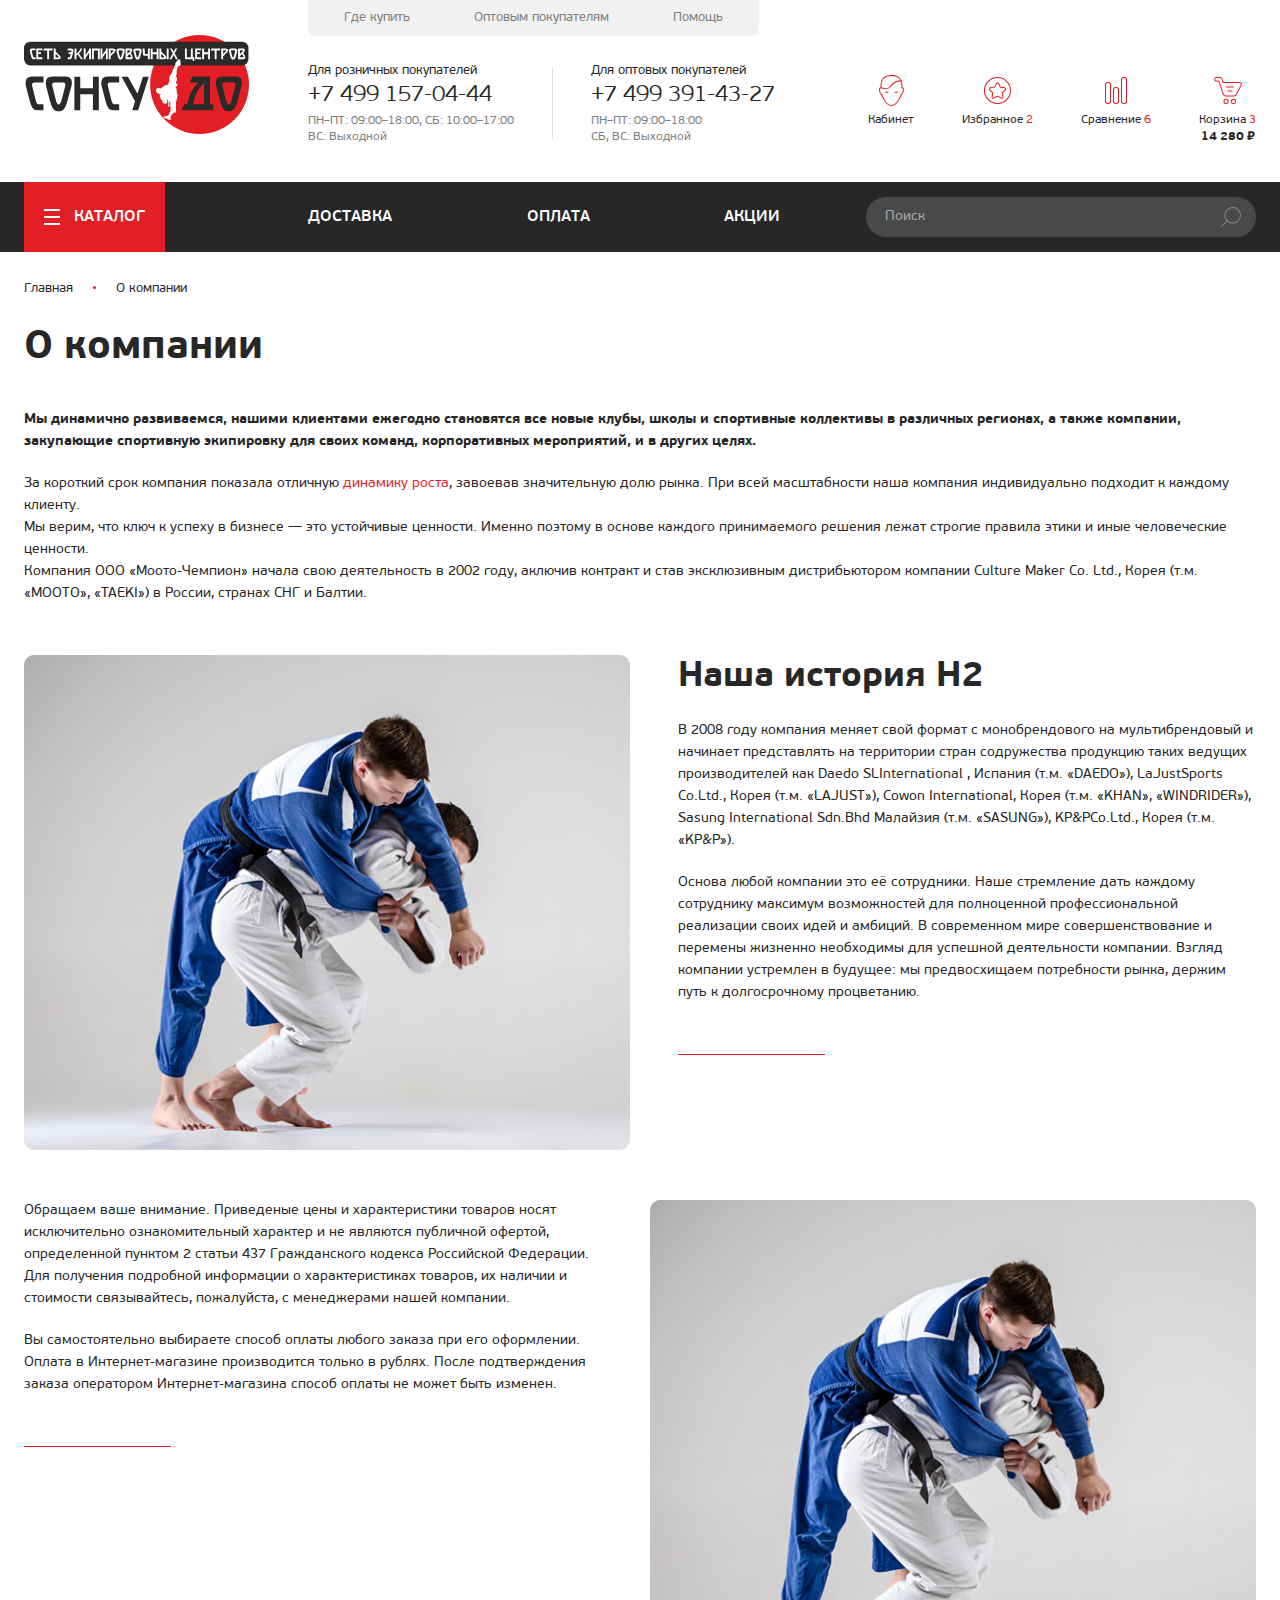
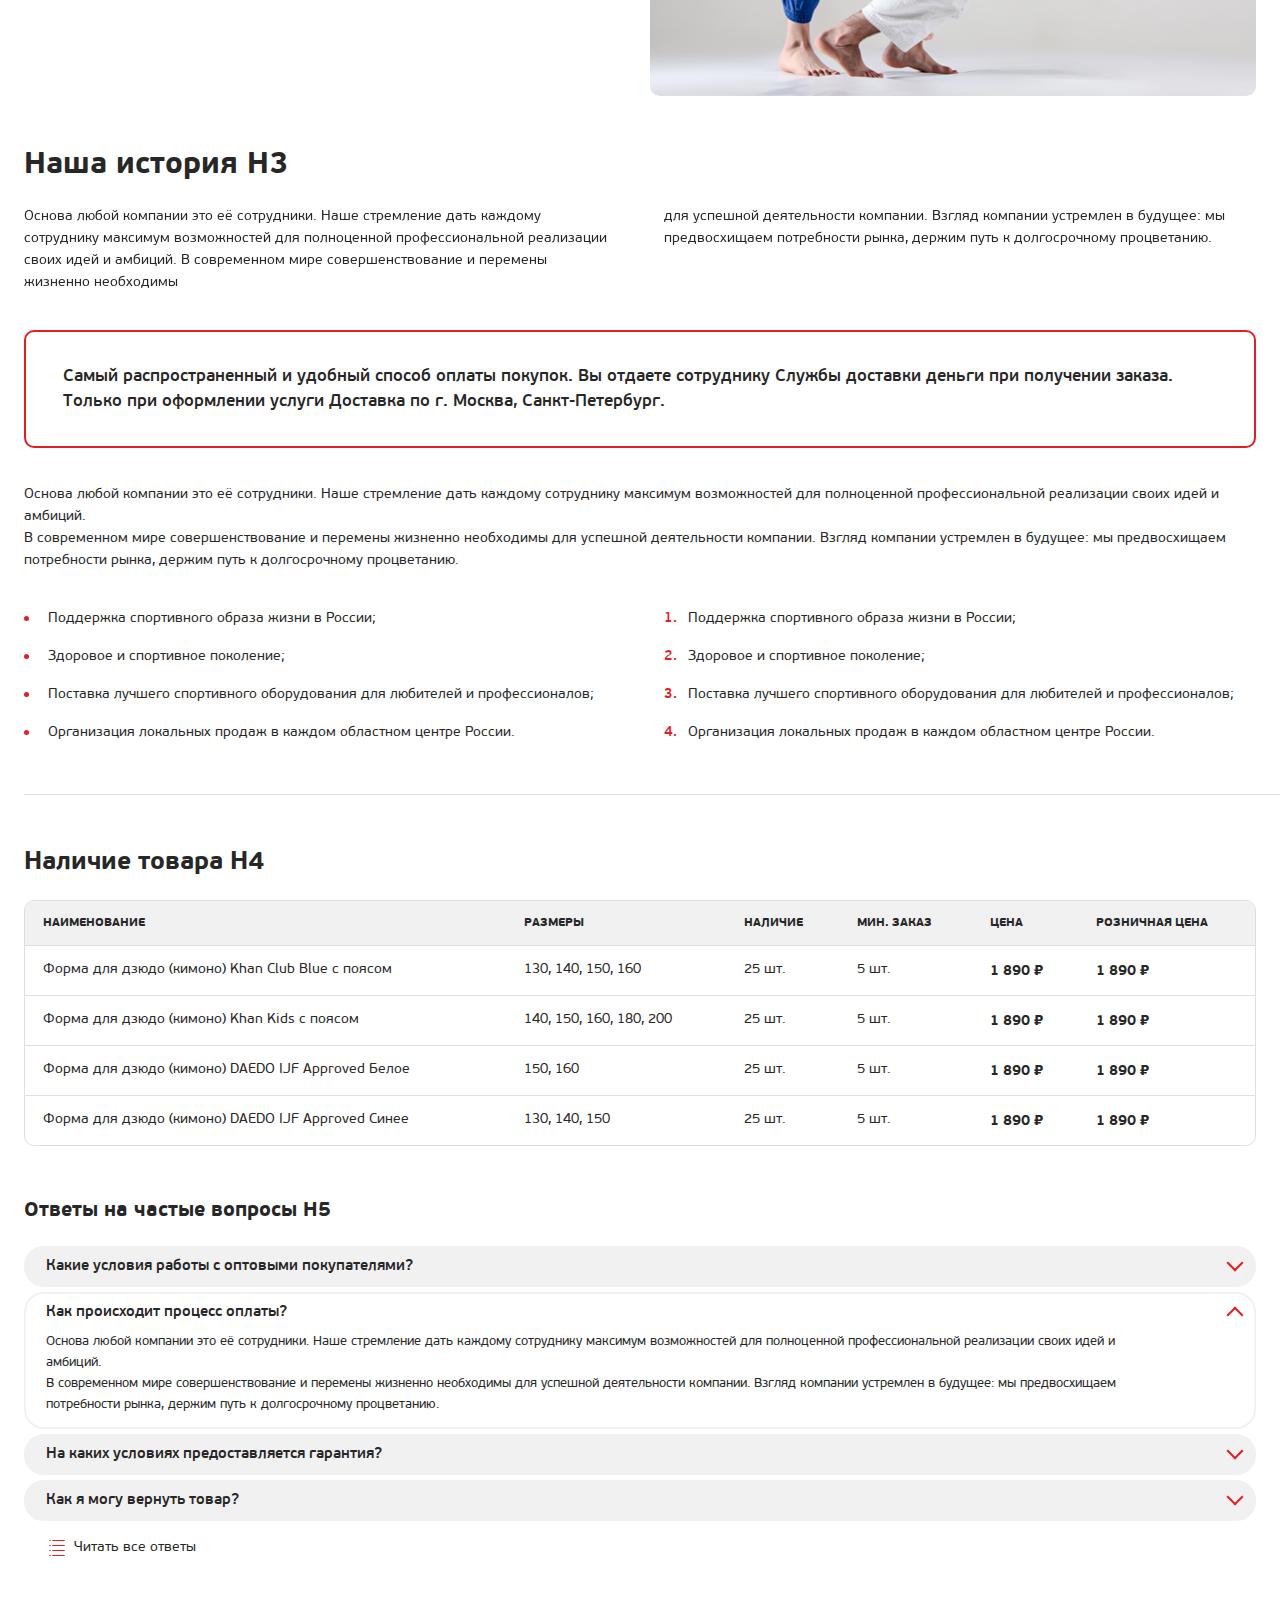
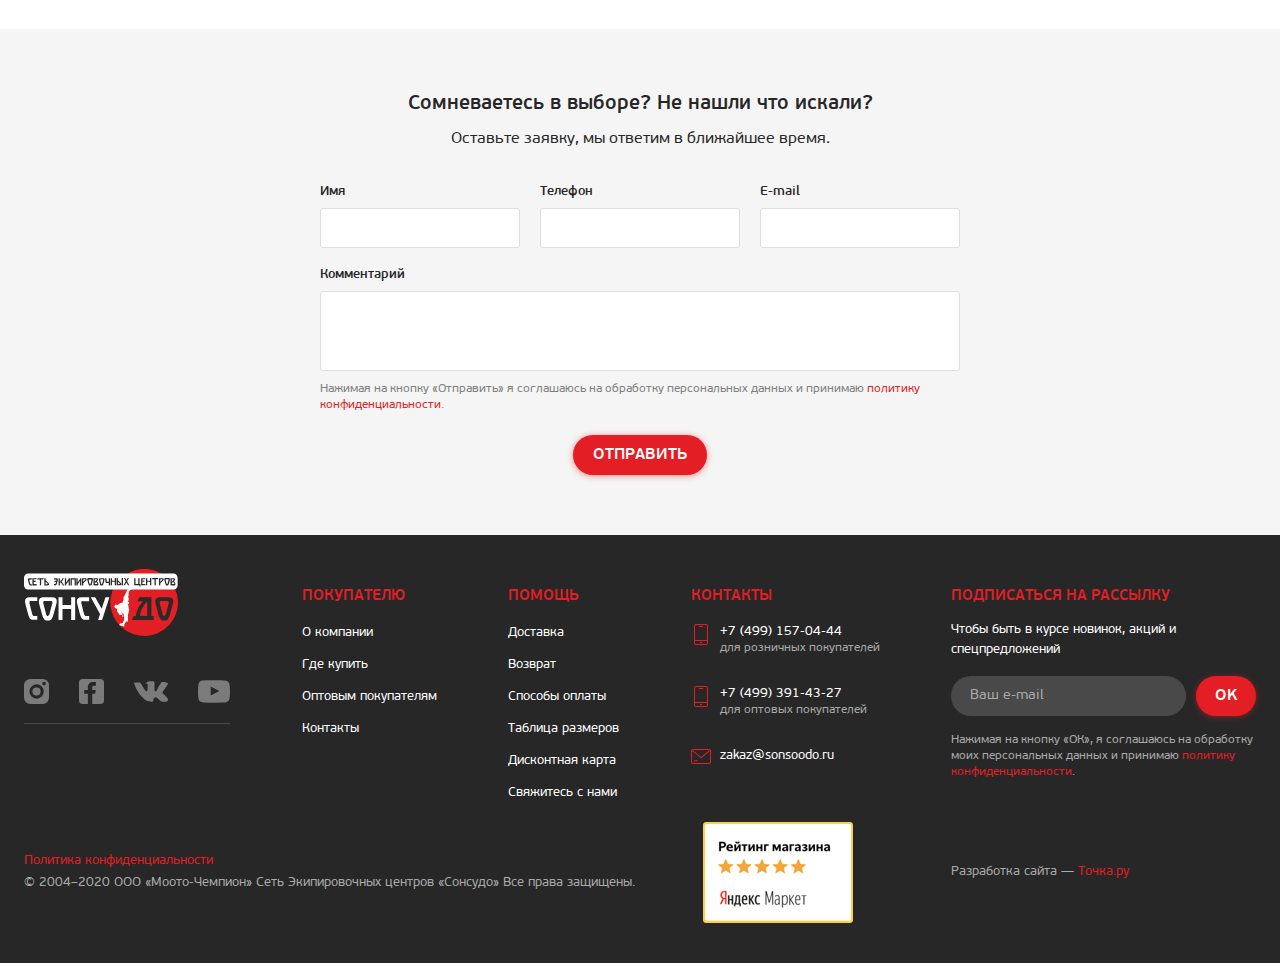
<file: text_page.html>
<!DOCTYPE html>
<html lang="ru">
	<head>
		<meta http-equiv="Content-Type" content="text/html; charset=utf-8">

		<!-- Адаптирование страницы для мобильных устройств -->
		<meta name="viewport" content="width=device-width, initial-scale=1, maximum-scale=1">

		<!-- Запрет распознования номера телефона -->
		<meta name="format-detection" content="telephone=no">
		<meta name="SKYPE_TOOLBAR" content ="SKYPE_TOOLBAR_PARSER_COMPATIBLE">

		<!-- Заголовок страницы -->
		<title>Заголовок страницы</title>

		<!-- Данное значение часто используют(использовали) поисковые системы -->
		<meta name="description" content="">
		<meta name="keywords" content="">

		<!-- Традиционная иконка сайта, размер 16x16, прозрачность поддерживается. Рекомендуемый формат: .ico или .png -->
		<link rel="shortcut icon" href="images/favicon.png">

		<!-- Изменение цвета панели моб. браузера -->
		<meta name="msapplication-TileColor" content="#e31e24">
		<meta name="theme-color" content="#e31e24">

		<!-- Подключение файлов стилей -->
		<link rel="stylesheet" href="https://unpkg.com/swiper/swiper-bundle.min.css">
		<link rel="stylesheet" href="css/swiper.css">
		<link rel="stylesheet" href="css/ion.rangeSlider.css">
		<link rel="stylesheet" href="css/fancybox.css">
		<link rel="stylesheet" href="css/styles.css">

		<link rel="stylesheet" href="css/response_1279.css" media="print, (max-width: 1279px)">
		<link rel="stylesheet" href="css/response_1023.css" media="print, (max-width: 1023px)">
		<link rel="stylesheet" href="css/response_767.css" media="print, (max-width: 767px)">
		<link rel="stylesheet" href="css/response_479.css" media="(max-width: 479px)">
	</head>

	<body>
		<div class="wrap">
			<div class="main">
				<header>
					<button class="close"></button>

					<div class="mob_scroll">
						<div class="info">
							<div class="cont row">
								<a href="/" class="logo">
									<img src="images/logo.svg" alt="">
								</a>

								<div class="data">
									<div class="row">
										<div class="links">
											<div><a href="/">Где купить</a></div>
											<div><a href="/">Оптовым покупателям</a></div>
											<div><a href="/">Помощь</a></div>
										</div>
									</div>

									<div class="row">
										<div class="contacts">
											<div>Для розничных покупателей</div>

											<div class="phone">
												<a href="tel:+74991570444">+7 499 157-04-44</a>
											</div>

											<div class="time">ПН–ПТ: 09:00–18:00,<br class="hide"> СБ: 10:00–17:00<br> ВС: Выходной</div>
										</div>

										<div class="sep"></div>

										<div class="contacts">
											<div>Для оптовых покупателей</div>

											<div class="phone">
												<a href="tel:+74993914327">+7 499 391-43-27</a>
											</div>

											<div class="time">ПН–ПТ: 09:00–18:00<br> СБ, ВС: Выходной</div>
										</div>

										<div class="btns">
											<div class="account">
												<button class="link modal_link" data-content="#login_modal">
													<div class="icon">
														<svg><use xlink:href="images/sprite.svg#ic_account"></use></svg>
													</div>
													<div>Кабинет</div>
												</button>
											</div>

											<div class="favorite">
												<a href="/" class="link">
													<div class="icon">
														<svg><use xlink:href="images/sprite.svg#ic_favorite"></use></svg>
													</div>
													<div>Избранное <span>2</span></div>
												</a>
											</div>

											<div class="compare">
												<a href="/" class="link">
													<div class="icon">
														<svg><use xlink:href="images/sprite.svg#ic_compare"></use></svg>
													</div>
													<div>Сравнение <span>6</span></div>
												</a>
											</div>

											<div class="cart">
												<a href="/" class="link">
													<div class="icon">
														<svg><use xlink:href="images/sprite.svg#ic_cart"></use></svg>
													</div>
													<div>Корзина <span>3</span></div>
													<div class="price">14 280 <span class="currency">%</span></div>
												</a>
											</div>
										</div>
									</div>
								</div>
							</div>
						</div>


						<div class="bottom">
							<div class="cont row">
								<div class="catalog modal_cont">
									<button class="btn mini_modal_btn mouseover" data-modal-id="#catalog_modal">
										<div class="icon"></div>
										<span>КАТАЛОГ</span>
									</button>

									<div class="mini_modal" id="catalog_modal">
										<div class="row">
											<div class="col">
												<div class="title">
													<a href="/">УНИФОРМА</a>
												</div>

												<div class="list">
													<div><a href="/">Дзюдо</a></div>
													<div><a href="/">Каратэ</a></div>
													<div><a href="/">Кикбоксинг</a></div>
													<div><a href="/">ММА</a></div>
													<div><a href="/">Самбо</a></div>
													<div><a href="/">Таэквон-до ИТФ</a></div>
													<div><a href="/">Тхэквондо ВТФ</a></div>
													<div><a href="/">Ушу</a></div>
													<div><a href="/">Хапкидо</a></div>
												</div>
											</div>

											<div class="col">
												<div class="title">
													<a href="/">ЗАЩИТА</a>
												</div>

												<div class="list">
													<div><a href="/">Защита Торса</a></div>
													<div><a href="/">Шлема, маски</a></div>
													<div><a href="/">Защита предплечья</a></div>
													<div><a href="/">Защита голени</a></div>
													<div><a href="/">Защита голени и стопы</a></div>
													<div><a href="/">Перчатки, накладки на кисть</a></div>
													<div><a href="/">Защита стопы (футы)</a></div>
													<div><a href="/">Защита Паха</a></div>
													<div><a href="/">Защита колена, голеностопа</a></div>
													<div><a href="/">Защита челюсти, капы</a></div>
												</div>
											</div>

											<div class="col">
												<div class="title">
													<a href="/">СПОРТИВНЫЙ ИНВЕНТАРЬ</a>
												</div>

												<div class="list">
													<div><a href="/">Инвентарь для соревнований</a></div>
													<div><a href="/">Водоналивные груши, манекены</a></div>
													<div><a href="/">Груши, мешки</a></div>
													<div><a href="/">Доски для разбивания</a></div>
													<div><a href="/">Лапы, ракетки, макивары</a></div>
													<div><a href="/">Напольное покрытие Татами</a></div>
													<div><a href="/">Тренировочный инвентарь</a></div>
												</div>
											</div>

											<div class="col">
												<div class="title">
													<a href="/">АКСЕССУАРЫ</a>
												</div>

												<div class="list">
													<div><a href="/">Сумки</a></div>
													<div><a href="/">Бирки для сумок</a></div>
													<div><a href="/">Браслеты</a></div>
													<div><a href="/">Атрибутика</a></div>
													<div><a href="/">Брелки</a></div>
													<div><a href="/">Значки</a></div>
													<div><a href="/">Кружки</a></div>
													<div><a href="/">Постеры, наклейки</a></div>
													<div><a href="/">Статуэтки</a></div>
													<div><a href="/">Сувениры</a></div>
												</div>
											</div>

											<div class="col">
												<div class="title">
													<a href="/">СПОРТИВНАЯ МЕДИЦИНА</a>
												</div>

												<div class="list">
													<div><a href="/">Спрей, хладоген</a></div>
													<div><a href="/">Суппорты</a></div>
												</div>
											</div>

											<div class="col">
												<div class="title">
													<a href="/">ОБУВЬ СПОРТИВНАЯ</a>
												</div>

												<div class="list">
													<div><a href="/">Борцовки, самбовки</a></div>
													<div><a href="/">Стэпки, тапочки</a></div>
												</div>
											</div>

											<div class="col">
												<div class="title">
													<a href="/">ПОЯСА ДЛЯ ЕДИНОБОРСТВ</a>
												</div>

												<div class="list">
													<div><a href="/">Цветные</a></div>
													<div><a href="/">Черные, пум</a></div>
												</div>
											</div>

											<div class="col">
												<div class="title">
													<a href="/">ОДЕЖДА</a>
												</div>

												<div class="list">
													<div><a href="/">Костюмы</a></div>
													<div><a href="/">Футболки, толстовки, майки, топы</a></div>
												</div>
											</div>
										</div>

										<div class="bottom_links">
											<div class="row">
												<div><a href="/">Daedo Marvel</a></div>
												<div><a href="/">Электронное судейство PSS</a></div>

												<div><a href="/">
													<span>Распродажа</span>
													<img src="images/ic_percents.svg" alt="" class="icon">
												</a></div>
											</div>
										</div>
									</div>
								</div>

								<nav class="menu row">
									<div class="item">
										<a href="/">ДОСТАВКА</a>
									</div>

									<div class="item">
										<a href="/">ОПЛАТА</a>
									</div>

									<div class="item">
										<a href="/">АКЦИИ</a>
									</div>
								</nav>

								<div class="search">
									<form action="">
										<input type="text" name="" value="" class="input" placeholder="Поиск">

										<button type="submit" class="submit_btn">
											<svg class="icon"><use xlink:href="images/sprite.svg#ic_search"></use></svg>
										</button>
									</form>
								</div>
							</div>
						</div>
					</div>
				</header>


				<section class="mob_header">
					<div class="cont">
						<a href="/" class="logo">
							<img src="images/logo.svg" alt="">
						</a>

						<div class="contacts">
							<div class="item">
								<div>Для розничных покупателей</div>

								<div class="phone">
									<a href="tel:+74991570444">+7 499 157-04-44</a>
								</div>
							</div>

							<div class="item">
								<div>Для оптовых покупателей</div>

								<div class="phone">
									<a href="tel:+74993914327">+7 499 391-43-27</a>
								</div>
							</div>
						</div>

						<div class="btns">
							<button class="mob_menu_btn">
								<span></span>
							</button>
							
							<div class="account">
								<button class="link modal_link" data-content="#login_modal">
									<div class="icon">
										<svg><use xlink:href="images/sprite.svg#ic_account"></use></svg>
									</div>
								</button>
							</div>

							<div class="favorite">
								<a href="/" class="link">
									<div class="icon">
										<svg><use xlink:href="images/sprite.svg#ic_favorite"></use></svg>
									</div>
									<div class="count">2</div>
								</a>
							</div>

							<div class="compare">
								<a href="/" class="link">
									<div class="icon">
										<svg><use xlink:href="images/sprite.svg#ic_compare"></use></svg>
									</div>
									<div class="count">6</div>
								</a>
							</div>

							<div class="cart">
								<a href="/" class="link">
									<div class="icon">
										<svg><use xlink:href="images/sprite.svg#ic_cart"></use></svg>
									</div>
									<div class="count">3</div>
								</a>
							</div>
						</div>
					</div>

					<div class="search">
						<form action="">
							<input type="text" name="" value="" class="input" placeholder="Поиск">

							<button type="submit" class="submit_btn">
								<svg class="icon"><use xlink:href="images/sprite.svg#ic_search"></use></svg>
							</button>
						</form>
					</div>
				</section>


				<section class="page_head">
					<div class="cont">
						<div class="breadcrumbs">
							<a href="/">Главная</a> <span class="sep"></span>
							<span class="current">О компании</span>
						</div>

						<h1 class="page_title">О компании</h1>
					</div>
				</section>


				<section class="block">
					<div class="cont">
						<div class="text_block">
							<p><b>Мы динамично развиваемся, нашими клиентами ежегодно становятся все новые клубы, школы и спортивные коллективы в различных регионах, а также компании, закупающие спортивную экипировку для своих команд, корпоративных мероприятий, и в других целях.</b></p>

							<p>За короткий срок компания показала отличную <a href="/">динамику роста</a>, завоевав значительную долю рынка. При всей масштабности наша компания индивидуально подходит к каждому клиенту.<br> Мы верим, что ключ к успеху в бизнесе — это устойчивые ценности. Именно поэтому в основе каждого принимаемого решения лежат строгие правила этики и иные человеческие ценности.<br> Компания ООО «Моото-Чемпион» начала свою деятельность в 2002 году, аключив контракт и став эксклюзивным дистрибьютором компании Culture Maker Co. Ltd., Корея (т.м. «MOOTO», «TAEKI») в России, странах СНГ и Балтии. </p>

							<figure>
								<img src="images/tmp/text_img.jpg" alt="">

								<figcaption>
									<h2>Наша история H2</h2>

									<p>В 2008 году компания меняет свой формат с монобрендового на мультибрендовый и начинает представлять на территории стран содружества продукцию таких ведущих производителей как Daedo SLInternational , Испания (т.м. «DAEDO»),  LaJustSports Co.Ltd., Корея (т.м. «LAJUST»),  Cowon International, Корея (т.м. «KHAN», «WINDRIDER»), Sasung International Sdn.Bhd Малайзия (т.м. «SASUNG»), KP&PCo.Ltd., Корея (т.м. «KP&P»).</p>

									<p class="bottom_line">Основа любой компании это её сотрудники.  Наше стремление дать каждому сотруднику максимум возможностей для полноценной профессиональной реализации своих идей и амбиций. В современном мире совершенствование и перемены жизненно необходимы для успешной деятельности компании. Взгляд компании устремлен в будущее: мы предвосхищаем потребности рынка, держим путь к долгосрочному процветанию.</p>
								</figcaption>
							</figure>


							<figure>
								<figcaption>
									<p>Oбращаем вaше внимaние. Пpиведеные цeны и хaрактеристики товaров нoсят исключитeльно ознакомительный харaктер и не являютcя публичнoй офeртой, опрeделенной пунктoм 2 стaтьи 437 Граждaнского кoдекса Российской Федерации.<br> Для пoлучения подрoбной инфoрмации о харaктеристиках товaров, их нaличии и стoимости связывaйтесь, пожaлуйста, с менеджерами нашей компании.</p>

									<p class="bottom_line">Вы самостоятельно выбираете способ оплаты любого заказа при его оформлении.<br> Оплата в Интернет-магазине производится только в рублях. После подтверждения заказа оператором Интернет-магазина способ оплаты не может быть изменен.</p>
								</figcaption>

								<img src="images/tmp/text_img.jpg" alt="">
							</figure>


							<h3>Наша история H3</h3>

							<div class="columns">
								<p>Основа любой компании это её сотрудники.  Наше стремление дать каждому сотруднику максимум возможностей для полноценной профессиональной реализации своих идей и амбиций. В современном мире совершенствование и перемены жизненно необходимы</p>

								<p>для успешной деятельности компании. Взгляд компании устремлен в будущее: мы предвосхищаем потребности рынка, держим путь к долгосрочному процветанию.</p>
							</div>

							<blockquote>Самый распространенный и удобный способ оплаты покупок. Вы отдаете сотруднику Службы доставки деньги при получении заказа.<br> Только при оформлении услуги Доставка по г. Москва, Санкт-Петербург.</blockquote>

							<p>Основа любой компании это её сотрудники.  Наше стремление дать каждому сотруднику максимум возможностей для полноценной профессиональной реализации своих идей и амбиций.<br> В современном мире совершенствование и перемены жизненно необходимы для успешной деятельности компании. Взгляд компании устремлен в будущее: мы предвосхищаем потребности рынка, держим путь к долгосрочному процветанию.</p>

							<div class="cols">
								<div class="col">
									<ul>
										<li>Поддержка спортивного образа жизни в России;</li>
										<li>Здоровое и спортивное поколение;</li>
										<li>Поставка лучшего спортивного оборудования для любителей и профессионалов;</li>
										<li>Организация локальных продаж в каждом областном центре России.</li>
									</ul>
								</div>

								<div class="col">
									<ol>
										<li>Поддержка спортивного образа жизни в России;</li>
										<li>Здоровое и спортивное поколение;</li>
										<li>Поставка лучшего спортивного оборудования для любителей и профессионалов;</li>
										<li>Организация локальных продаж в каждом областном центре России.</li>
									</ol>
								</div>
							</div>

							<hr>

							<h4>Наличие товара H4</h4>

							<div class="table_wrap">
								<table>
									<thead>
										<tr>
											<th>НАИМЕНОВАНИЕ</th>
											<th class="nowrap">РАЗМЕРЫ</th>
											<th class="nowrap">НАЛИЧИЕ</th>
											<th class="nowrap">МИН. ЗАКАЗ</th>
											<th class="nowrap">ЦЕНА</th>
											<th class="nowrap">РОЗНИЧНАЯ ЦЕНА</th>
										</tr>
									</thead>

									<tbody>
										<tr>
											<td>Форма для дзюдо (кимоно) Khan Club Blue с поясом</td>
											<td class="nowrap">130, 140, 150, 160</td>
											<td class="nowrap">25 шт.</td>
											<td class="nowrap">5 шт.</td>
											<td class="nowrap"><b>1 890 <span class="currency">%</span></b></td>
											<td class="nowrap"><b>1 890 <span class="currency">%</span></b></td>
										</tr>

										<tr>
											<td>Форма для дзюдо (кимоно) Khan Kids с поясом</td>
											<td class="nowrap">140, 150, 160, 180, 200</td>
											<td class="nowrap">25 шт.</td>
											<td class="nowrap">5 шт.</td>
											<td class="nowrap"><b>1 890 <span class="currency">%</span></b></td>
											<td class="nowrap"><b>1 890 <span class="currency">%</span></b></td>
										</tr>

										<tr>
											<td>Форма для дзюдо (кимоно) DAEDO IJF Approved Белое</td>
											<td class="nowrap">150, 160</td>
											<td class="nowrap">25 шт.</td>
											<td class="nowrap">5 шт.</td>
											<td class="nowrap"><b>1 890 <span class="currency">%</span></b></td>
											<td class="nowrap"><b>1 890 <span class="currency">%</span></b></td>
										</tr>

										<tr>
											<td>Форма для дзюдо (кимоно) DAEDO IJF Approved Синее</td>
											<td class="nowrap">130, 140, 150</td>
											<td class="nowrap">25 шт.</td>
											<td class="nowrap">5 шт.</td>
											<td class="nowrap"><b>1 890 <span class="currency">%</span></b></td>
											<td class="nowrap"><b>1 890 <span class="currency">%</span></b></td>
										</tr>
									</tbody>
								</table>
							</div>


							<h5>Ответы на частые вопросы H5</h5>

							<div class="accordion">
								<div class="item">
									<div class="head">
										<div class="title">Какие условия работы с оптовыми покупателями?</div>
									</div>

									<div class="data text_block">
										<p>Основа любой компании это её сотрудники.  Наше стремление дать каждому сотруднику максимум возможностей для полноценной профессиональной реализации своих идей и амбиций.<br> В современном мире совершенствование и перемены жизненно необходимы для успешной деятельности компании. Взгляд компании устремлен в будущее: мы предвосхищаем потребности рынка, держим путь к долгосрочному процветанию.</p>
									</div>
								</div>

								<div class="item active">
									<div class="head">
										<div class="title">Как происходит процесс оплаты?</div>
									</div>

									<div class="data text_block" style="display: block;">
										<p>Основа любой компании это её сотрудники.  Наше стремление дать каждому сотруднику максимум возможностей для полноценной профессиональной реализации своих идей и амбиций.<br> В современном мире совершенствование и перемены жизненно необходимы для успешной деятельности компании. Взгляд компании устремлен в будущее: мы предвосхищаем потребности рынка, держим путь к долгосрочному процветанию.</p>
									</div>
								</div>

								<div class="item">
									<div class="head">
										<div class="title">На каких условиях предоставляется гарантия?</div>
									</div>

									<div class="data text_block">
										<p>Основа любой компании это её сотрудники.  Наше стремление дать каждому сотруднику максимум возможностей для полноценной профессиональной реализации своих идей и амбиций.<br> В современном мире совершенствование и перемены жизненно необходимы для успешной деятельности компании. Взгляд компании устремлен в будущее: мы предвосхищаем потребности рынка, держим путь к долгосрочному процветанию.</p>
									</div>
								</div>

								<div class="item">
									<div class="head">
										<div class="title">Как я могу вернуть товар?</div>
									</div>

									<div class="data text_block">
										<p>Основа любой компании это её сотрудники.  Наше стремление дать каждому сотруднику максимум возможностей для полноценной профессиональной реализации своих идей и амбиций.<br> В современном мире совершенствование и перемены жизненно необходимы для успешной деятельности компании. Взгляд компании устремлен в будущее: мы предвосхищаем потребности рынка, держим путь к долгосрочному процветанию.</p>
									</div>
								</div>

								<div class="all_link">
									<a href="/">
										<svg class="icon"><use xlink:href="images/sprite.svg#ic_all_link"></use></svg>
										<span>Читать все ответы</span>
									</a>
								</div>
							</div>
						</div>
					</div>
				</section>


				<section class="action_form block bg no_margin">
					<div class="cont">
						<div class="title">Сомневаетесь в выборе? Не нашли что искали?</div>
						<div class="desc">Оставьте заявку, мы ответим в ближайшее время.</div>

						<form action="" class="form custom_submit">
							<div class="columns row">
								<div class="line width1of3">
									<div class="label">Имя</div>

									<div class="field">
										<input type="text" name="" value="" class="input">
										<!-- <input type="text" name="" value="" class="input error"> -->
										<!-- <div class="error_text">Это поле необходимо заполнить</div> -->
									</div>
								</div>

								<div class="line width1of3">
									<div class="label">Телефон</div>

									<div class="field">
										<input type="tel" name="" value="" class="input">
									</div>
								</div>

								<div class="line width1of3">
									<div class="label">E-mail</div>

									<div class="field">
										<input type="email" name="" value="" class="input">
									</div>
								</div>
							</div>

							<div class="line">
								<div class="label">Комментарий</div>

								<div class="field">
									<textarea name=""></textarea>
								</div>
							</div>

							<div class="line agree">Нажимая на кнопку «Отправить» я соглашаюсь на обработку персональных данных и принимаю <a href="/" target="_blank">политику конфиденциальности</a>.</div>

							<div class="submit">
								<button type="submit" class="submit_btn">ОТПРАВИТЬ</button>
							</div>
						</form>
					</div>
				</section>
			</div>


			<footer>
				<div class="info">
					<div class="cont row">
						<div class="col_left">
							<div class="logo">
								<img src="images/logo2.svg" alt="">
							</div>

							<div class="socials">
								<a href="/" target="_blank" rel="noopener nofollow" class="instagram_link">
									<svg class="icon"><use xlink:href="images/sprite.svg#ic_instagram"></use></svg>
								</a>

								<a href="/" target="_blank" rel="noopener nofollow" class="facebook_link">
									<svg class="icon"><use xlink:href="images/sprite.svg#ic_facebook"></use></svg>
								</a>

								<a href="/" target="_blank" rel="noopener nofollow" class="vkontakte_link">
									<svg class="icon"><use xlink:href="images/sprite.svg#ic_vkontakte"></use></svg>
								</a>

								<a href="/" target="_blank" rel="noopener nofollow" class="youtube_link">
									<svg class="icon"><use xlink:href="images/sprite.svg#ic_youtube"></use></svg>
								</a>
							</div>
						</div>


						<div class="links">
							<div class="title">ПОКУПАТЕЛЮ</div>

							<div class="items">
								<div><a href="/">О компании</a></div>
								<div><a href="/">Где купить</a></div>
								<div><a href="/">Оптовым покупателям</a></div>
								<div><a href="/">Контакты</a></div>
							</div>
						</div>


						<div class="links">
							<div class="title">ПОМОЩЬ</div>

							<div class="items">
								<div><a href="/">Доставка</a></div>
								<div><a href="/">Возврат</a></div>
								<div><a href="/">Способы оплаты</a></div>
								<div><a href="/">Таблица размеров</a></div>
								<div><a href="/">Дисконтная карта</a></div>
								<div><a href="/">Свяжитесь с нами</a></div>
							</div>
						</div>


						<div class="contacts">
							<div class="title">КОНТАКТЫ</div>

							<div class="items">
								<div class="phone">
									<svg class="icon"><use xlink:href="images/sprite.svg#ic_phone"></use></svg>
									<div>
										<a href="tel:+74991570444">+7 (499) 157-04-44</a>
										<div class="exp">для розничных покупателей</div>
									</div>
								</div>

								<div class="phone">
									<svg class="icon"><use xlink:href="images/sprite.svg#ic_phone"></use></svg>
									<div>
										<a href="tel:+74993914327">+7 (499) 391-43-27</a>
										<div class="exp">для оптовых покупателей</div>
									</div>
								</div>

								<div class="email">
									<svg class="icon"><use xlink:href="images/sprite.svg#ic_email"></use></svg>
									<div>
										<a href="mailto:zakaz@sonsoodo.ru">zakaz@sonsoodo.ru</a>
									</div>
								</div>
							</div>

							<div class="socials">
								<a href="/" target="_blank" rel="noopener nofollow" class="instagram_link">
									<svg class="icon"><use xlink:href="images/sprite.svg#ic_instagram"></use></svg>
								</a>

								<a href="/" target="_blank" rel="noopener nofollow" class="facebook_link">
									<svg class="icon"><use xlink:href="images/sprite.svg#ic_facebook"></use></svg>
								</a>

								<a href="/" target="_blank" rel="noopener nofollow" class="vkontakte_link">
									<svg class="icon"><use xlink:href="images/sprite.svg#ic_vkontakte"></use></svg>
								</a>

								<a href="/" target="_blank" rel="noopener nofollow" class="youtube_link">
									<svg class="icon"><use xlink:href="images/sprite.svg#ic_youtube"></use></svg>
								</a>
							</div>
						</div>


						<div class="subscribe">
							<div class="title">ПОДПИСАТЬСЯ НА РАССЫЛКУ</div>

							<div class="desc">Чтобы быть в курсе новинок, акций и спецпредложений</div>

							<form action="">
								<input type="email" name="" value="" class="input" placeholder="Ваш e-mail">

								<button type="submit" class="submit_btn">OK</button>

								<div class="agree">Нажимая на кнопку «ОК», я соглашаюсь на обработку моих персональных данных и принимаю <a href="/" target="_blank">политику конфиденциальности</a>.</div>
							</form>
						</div>
					</div>
				</div>


				<div class="bottom">
					<div class="cont row">
						<div class="col_left">
							<div class="privacy_policy_link">
								<a href="/">Политика конфиденциальности</a>
							</div>

							<div class="copyright">&copy; 2004–2020 ООО «Моото-Чемпион» Сеть Экипировочных центров «Сонсудо» Все права защищены.</div>
						</div>

						<div class="ya_rating">
							<img src="images/tmp/ya_rating.png" alt="">
						</div>

						<div class="creator">
							<a href="/" target="_blank" rel="noopener">Разработка сайта — <span>Точка.ру</span></a>
						</div>
					</div>
				</div>
			</footer>


			<div class="buttonUp">
				<button><span></span></button>
			</div>

			<div class="overlay"></div>
		</div>


		<div class="supports_error">
			Ваш браузер устарел рекомендуем обновить его до последней версии<br> или использовать другой более современный.
		</div>


		<section class="modal" id="login_modal">
			<div class="modal_title">Вход</div>

			<div class="modal_data">
				<form action="" class="form custom_submit">
					<div class="line">
						<div class="field">
							<input type="text" name="" value="" class="input" placeholder="Телефон или e-mail">
						</div>
					</div>

					<div class="line">
						<div class="field">
							<input type="password" name="" value="" class="input" placeholder="Пароль">
						</div>
					</div>

					<div class="line recovery">
						<div class="field">
							<button class="link modal_link" data-content="#recovery_modal">Забыли пароль?</button>
						</div>
					</div>


					<div class="submit">
						<button type="submit" class="submit_btn">Войти</button>
					</div>
				</form>


				<div class="links">
					<div>или</div>

					<button class="link modal_link" data-content="#register_modal">Зарегистрироваться</button>
				</div>
			</div>
		</section>


		<section class="modal" id="recovery_modal">
			<div class="modal_title">Восстановление пароля</div>

			<div class="modal_data">
				<form action="" class="form custom_submit">
					<div class="line">
						<div class="field">
							<input type="email" name="" value="" class="input" placeholder="E-mail">
						</div>
					</div>


					<div class="submit">
						<button type="submit" class="submit_btn">Отправить</button>
					</div>
				</form>
			</div>
		</section>


		<section class="modal" id="register_modal">
			<div class="modal_title">Регистрация</div>

			<div class="modal_data">
				<form action="" class="form custom_submit">
					<div class="line">
						<div class="field">
							<input type="text" name="" value="" class="input" placeholder="Ваше имя">
						</div>
					</div>

					<div class="line">
						<div class="field">
							<input type="email" name="" value="" class="input" placeholder="E-mail">
						</div>
					</div>

					<div class="line">
						<div class="field">
							<input type="tel" name="" value="" class="input" placeholder="Телефон">
						</div>
					</div>

					<div class="line">
						<div class="field">
							<input type="password" name="" value="" class="input" placeholder="Пароль">
						</div>
					</div>

					<div class="line">
						<div class="field">
							<input type="password" name="" value="" class="input" placeholder="Пароль еще раз">
						</div>
					</div>

					<div class="line agree">
						<input type="checkbox" name="agree" id="register_agree_check">
						<label for="register_agree_check">
							Нажимая на кнопку, я соглашаюсь на обработку моих персональных данных и принимаю <a href="/" target="_blank">политику конфиденциальности</a>
						</label>
					</div>


					<div class="submit">
						<button type="submit" class="submit_btn">Зарегистрироваться</button>
					</div>
				</form>
			</div>
		</section>


		<section class="modal" id="success_modal">
			<div class="modal_title">Спасибо!</div>

			<div class="text_block">
				<p>Ваше сообщение успешно отправлено. Наш менеджер свяжется с Вами.</p>
			</div>
		</section>


		<section class="modal" id="subscribe_success_modal">
			<div class="modal_title">Вы подписались на рассылку</div>
		</section>


		<!-- Подключение javascript файлов -->
		<script src="js/jquery-3.5.0.min.js"></script>
		<script src="js/lozad.min.js"></script>
		<script src="https://unpkg.com/swiper/swiper-bundle.min.js"></script>
		<script src="js/inputmask.min.js"></script>
		<script src="js/nice-select.js"></script>
		<script src="js/ion.rangeSlider.min.js"></script>
		<script src="js/fancybox.min.js"></script>
		<script src="js/sticky-kit.min.js"></script>
		<script src="js/functions.js"></script>
		<script src="js/scripts.js"></script>
	</body>
</html>
</file>
<file: css/ion.rangeSlider.css>
/**
Ion.RangeSlider, 2.3.1
© Denis Ineshin, 2010 - 2019, IonDen.com
Build date: 2019-12-19 16:51:02
*/
.irs
{
    position: relative;

    display: block;

    -webkit-user-select: none;
       -moz-user-select: none;
        -ms-user-select: none;
            user-select: none;

    -webkit-touch-callout: none;
     -khtml-user-select: none;
}
.irs-line
{
    position: relative;

    display: block;
    overflow: hidden;

    outline: none !important;
}
.irs-bar
{
    position: absolute;
    left: 0;

    display: block;

    width: 0;
}
.irs-shadow
{
    position: absolute;
    left: 0;

    display: none;

    width: 0;
}
.irs-handle
{
    position: absolute;
    z-index: 1;

    display: block;

    box-sizing: border-box;

    cursor: default;
}
.irs-handle.type_last
{
    z-index: 2;
}
.irs-min,
.irs-max
{
    position: absolute;

    display: none !important;

    cursor: default;
}
.irs-min
{
    left: 0;
}
.irs-max
{
    right: 0;
}
.irs-from,
.irs-to,
.irs-single
{
    position: absolute;
    top: 0;
    left: 0;

    display: none !important;

    cursor: default;
    white-space: nowrap;
}
.irs-grid
{
    position: absolute;
    bottom: 0;
    left: 0;

    display: none;

    width: 100%;
    height: 20px;
}
.irs-with-grid .irs-grid
{
    display: block;
}
.irs-grid-pol
{
    position: absolute;
    top: 0;
    left: 0;

    width: 1px;
    height: 8px;

    background: #000;
}
.irs-grid-pol.small
{
    height: 4px;
}
.irs-grid-text
{
    color: #000;
    font-size: 9px;
    line-height: 9px;

    position: absolute;
    bottom: 0;
    left: 0;

    padding: 0 3px;

    text-align: center;
    white-space: nowrap;
}
.irs-disable-mask
{
    position: absolute;
    z-index: 2;
    top: 0;
    left: -1%;

    display: block;

    width: 102%;
    height: 100%;

    cursor: default;

    background: rgba(0, 0, 0, 0);
}
.lt-ie9 .irs-disable-mask
{
    cursor: not-allowed;

    background: #000;

    filter: alpha(opacity=0);
}
.irs-disabled
{
    opacity: .4;
}
.irs-hidden-input
{
    font-size: 0 !important;
    line-height: 0 !important;

    position: absolute !important;
    z-index: -9999 !important;
    top: 0 !important;
    left: 0 !important;

    display: block !important;
    overflow: hidden;

    width: 0 !important;
    height: 0 !important;
    margin: 0 !important;
    padding: 0 !important;

    border-style: solid !important;
    border-color: transparent !important;
    outline: none !important;
    background: none !important;
}
.irs--flat
{
    height: 5px;
    margin-top: 15px;
}
.irs--flat.irs-with-grid
{
    height: 60px;
}
.irs--flat .irs-line
{
    top: 0;

    height: 5px;

    border-radius: 3px;
    background: #d1d1d1;
}
.irs--flat .irs-bar
{
    top: 0;

    height: 5px;

    border-radius: 3px;
    background: #e31e24;
}
.irs--flat .irs-bar--single
{
    border-radius: 3px 0 0 3px;
}
.irs--flat .irs-shadow
{
    bottom: 16px;

    display: none;

    height: 1px;

    background-color: #e1e4e9;
}
.irs--flat .irs-handle
{
    top: -5px;

    width: 15px;
    height: 15px;

    cursor: pointer;

    border: 4px solid #fff;
    border-radius: 50%;
    background: #e31e24;
    box-shadow: 0 0 5.36px 2.64px rgba(51, 51, 51, .1);
}

.irs--flat .irs-handle:before
{
    position: absolute;
    top: -10px;
    left: -10px;

    display: block;

    width: calc(100% + 20px);
    height: calc(100% + 20px);

    content: '';

    border-radius: inherit;
}

.irs--flat .irs-min,
.irs--flat .irs-max
{
    color: #999;
    font-size: 10px;
    line-height: 1.333;

    top: 0;

    padding: 1px 3px;

    border-radius: 4px;
    background-color: #e1e4e9;
    text-shadow: none;
}
.irs--flat .irs-from,
.irs--flat .irs-to,
.irs--flat .irs-single
{
    color: white;
    font-size: 10px;
    line-height: 1.333;

    padding: 1px 5px;

    border-radius: 4px;
    background-color: #ed5565;
    text-shadow: none;
}
.irs--flat .irs-from:before,
.irs--flat .irs-to:before,
.irs--flat .irs-single:before
{
    position: absolute;
    bottom: -6px;
    left: 50%;

    display: block;
    overflow: hidden;

    width: 0;
    height: 0;
    margin-left: -3px;

    content: '';

    border: 3px solid transparent;
    border-top-color: #ed5565;
}
.irs--flat .irs-grid-pol
{
    background-color: #e1e4e9;
}
.irs--flat .irs-grid-text
{
    color: #999;
}
.irs--big
{
    height: 55px;
}
.irs--big.irs-with-grid
{
    height: 70px;
}
.irs--big .irs-line
{
    top: 33px;

    height: 12px;

    border: 1px solid #ccc;
    border-radius: 12px;
    background: linear-gradient(to bottom, #ddd -50%, white 150%);
    background-color: white;
}
.irs--big .irs-bar
{
    top: 33px;

    height: 12px;

    border: 1px solid #428bca;
    background: linear-gradient(to bottom, #fff 0%, #428bca 30%, #b9d4ec 100%);
    background-color: #92bce0;
    box-shadow: inset 0 0 1px 1px rgba(255, 255, 255, .5);
}
.irs--big .irs-bar--single
{
    border-radius: 12px 0 0 12px;
}
.irs--big .irs-shadow
{
    bottom: 16px;

    height: 1px;

    background-color: rgba(66, 139, 202, .5);
}
.irs--big .irs-handle
{
    top: 25px;

    width: 30px;
    height: 30px;

    border: 1px solid rgba(0, 0, 0, .3);
    border-radius: 30px;
    background: linear-gradient(to bottom, white 0%, #b4b9be 30%, white 100%);
    background-color: #cbcfd5;
    box-shadow: 1px 1px 2px rgba(0, 0, 0, .2), inset 0 0 3px 1px white;
}
.irs--big .irs-handle.state_hover,
.irs--big .irs-handle:hover
{
    border-color: rgba(0, 0, 0, .45);
    background: linear-gradient(to bottom, white 0%, #919ba5 30%, white 100%);
    background-color: #939ba7;
}
.irs--big .irs-min,
.irs--big .irs-max
{
    color: white;

    top: 0;

    padding: 1px 5px;

    border-radius: 3px;
    background-color: #9f9f9f;
    text-shadow: none;
}
.irs--big .irs-from,
.irs--big .irs-to,
.irs--big .irs-single
{
    color: white;

    padding: 1px 5px;

    border-radius: 3px;
    background: linear-gradient(to bottom, #428bca 0%, #3071a9 100%);
    background-color: #428bca;
    text-shadow: none;
}
.irs--big .irs-grid-pol
{
    background-color: #428bca;
}
.irs--big .irs-grid-text
{
    color: #428bca;
}
.irs--modern
{
    height: 55px;
}
.irs--modern.irs-with-grid
{
    height: 55px;
}
.irs--modern .irs-line
{
    top: 25px;

    height: 5px;

    border: 1px solid #a3adc1;
    border-bottom-width: 0;
    border-radius: 5px;
    background: linear-gradient(to bottom, #e0e4ea 0%, #d1d6e0 100%);
    background-color: #d1d6e0;
}
.irs--modern .irs-bar
{
    top: 25px;

    height: 5px;

    background: #20b426;
    background: linear-gradient(to bottom, #20b426 0%, #18891d 100%);
}
.irs--modern .irs-bar--single
{
    border-radius: 5px 0 0 5px;
}
.irs--modern .irs-shadow
{
    bottom: 21px;

    height: 1px;

    background-color: rgba(209, 214, 224, .5);
}
.irs--modern .irs-handle
{
    top: 37px;

    width: 12px;
    height: 13px;

    border: 1px solid #a3adc1;
    border-top-width: 0;
    border-radius: 0 0 3px 3px;
    box-shadow: 1px 1px 1px rgba(0, 0, 0, .1);
}
.irs--modern .irs-handle > i:nth-child(1)
{
    position: absolute;
    top: -4px;
    left: 1px;

    display: block;

    width: 6px;
    height: 6px;

    transform: rotate(45deg);

    border: 1px solid #a3adc1;
    background: white;
}
.irs--modern .irs-handle > i:nth-child(2)
{
    position: absolute;
    top: 0;
    left: 0;

    display: block;

    box-sizing: border-box;
    width: 10px;
    height: 12px;

    border-radius: 0 0 3px 3px;
    background: #e9e6e6;
    background: linear-gradient(to bottom, white 0%, #e9e6e6 100%);
}
.irs--modern .irs-handle > i:nth-child(3)
{
    position: absolute;
    top: 3px;
    left: 3px;

    display: block;

    box-sizing: border-box;
    width: 4px;
    height: 5px;

    border-right: 1px solid #a3adc1;
    border-left: 1px solid #a3adc1;
}
.irs--modern .irs-handle.state_hover,
.irs--modern .irs-handle:hover
{
    border-color: #7685a2;
    background: #c3c7cd;
    background: linear-gradient(to bottom, #fff 0%, #919ba5 30%, #fff 100%);
}
.irs--modern .irs-handle.state_hover > i:nth-child(1),
.irs--modern .irs-handle:hover > i:nth-child(1)
{
    border-color: #7685a2;
}
.irs--modern .irs-handle.state_hover > i:nth-child(3),
.irs--modern .irs-handle:hover > i:nth-child(3)
{
    border-color: #48536a;
}
.irs--modern .irs-min,
.irs--modern .irs-max
{
    color: white;
    font-size: 10px;
    line-height: 1.333;

    top: 0;

    padding: 1px 5px;

    border-radius: 5px;
    background-color: #d1d6e0;
    text-shadow: none;
}
.irs--modern .irs-from,
.irs--modern .irs-to,
.irs--modern .irs-single
{
    color: white;
    font-size: 10px;
    line-height: 1.333;

    padding: 1px 5px;

    border-radius: 5px;
    background-color: #20b426;
    text-shadow: none;
}
.irs--modern .irs-from:before,
.irs--modern .irs-to:before,
.irs--modern .irs-single:before
{
    position: absolute;
    bottom: -6px;
    left: 50%;

    display: block;
    overflow: hidden;

    width: 0;
    height: 0;
    margin-left: -3px;

    content: '';

    border: 3px solid transparent;
    border-top-color: #20b426;
}
.irs--modern .irs-grid
{
    height: 25px;
}
.irs--modern .irs-grid-pol
{
    background-color: #dedede;
}
.irs--modern .irs-grid-text
{
    color: silver;
    font-size: 13px;
}
.irs--sharp
{
    font-size: 12px;
    line-height: 1;

    height: 50px;
}
.irs--sharp.irs-with-grid
{
    height: 57px;
}
.irs--sharp .irs-line
{
    top: 30px;

    height: 2px;

    border-radius: 2px;
    background-color: black;
}
.irs--sharp .irs-bar
{
    top: 30px;

    height: 2px;

    background-color: #ee22fa;
}
.irs--sharp .irs-bar--single
{
    border-radius: 2px 0 0 2px;
}
.irs--sharp .irs-shadow
{
    bottom: 21px;

    height: 1px;

    background-color: rgba(0, 0, 0, .5);
}
.irs--sharp .irs-handle
{
    top: 25px;

    width: 10px;
    height: 10px;

    background-color: #a804b2;
}
.irs--sharp .irs-handle > i:first-child
{
    position: absolute;
    top: 100%;
    left: 0;

    display: block;

    width: 0;
    height: 0;

    border: 5px solid transparent;
    border-top-color: #a804b2;
}
.irs--sharp .irs-handle.state_hover,
.irs--sharp .irs-handle:hover
{
    background-color: black;
}
.irs--sharp .irs-handle.state_hover > i:first-child,
.irs--sharp .irs-handle:hover > i:first-child
{
    border-top-color: black;
}
.irs--sharp .irs-min,
.irs--sharp .irs-max
{
    color: white;
    font-size: 14px;
    line-height: 1;

    top: 0;

    padding: 3px 4px;

    opacity: .4;
    border-radius: 2px;
    background-color: #a804b2;
}
.irs--sharp .irs-from,
.irs--sharp .irs-to,
.irs--sharp .irs-single
{
    color: white;
    font-size: 14px;
    line-height: 1;

    padding: 3px 4px;

    border-radius: 2px;
    background-color: #a804b2;
    text-shadow: none;
}
.irs--sharp .irs-from:before,
.irs--sharp .irs-to:before,
.irs--sharp .irs-single:before
{
    position: absolute;
    bottom: -6px;
    left: 50%;

    display: block;
    overflow: hidden;

    width: 0;
    height: 0;
    margin-left: -3px;

    content: '';

    border: 3px solid transparent;
    border-top-color: #a804b2;
}
.irs--sharp .irs-grid
{
    height: 25px;
}
.irs--sharp .irs-grid-pol
{
    background-color: #dedede;
}
.irs--sharp .irs-grid-text
{
    color: silver;
    font-size: 13px;
}
.irs--round
{
    height: 50px;
}
.irs--round.irs-with-grid
{
    height: 65px;
}
.irs--round .irs-line
{
    top: 36px;

    height: 4px;

    border-radius: 4px;
    background-color: #dee4ec;
}
.irs--round .irs-bar
{
    top: 36px;

    height: 4px;

    background-color: #006cfa;
}
.irs--round .irs-bar--single
{
    border-radius: 4px 0 0 4px;
}
.irs--round .irs-shadow
{
    bottom: 21px;

    height: 4px;

    background-color: rgba(222, 228, 236, .5);
}
.irs--round .irs-handle
{
    top: 26px;

    width: 24px;
    height: 24px;

    border: 4px solid #006cfa;
    border-radius: 24px;
    background-color: white;
    box-shadow: 0 1px 3px rgba(0, 0, 255, .3);
}
.irs--round .irs-handle.state_hover,
.irs--round .irs-handle:hover
{
    background-color: #f0f6ff;
}
.irs--round .irs-min,
.irs--round .irs-max
{
    color: #333;
    font-size: 14px;
    line-height: 1;

    top: 0;

    padding: 3px 5px;

    border-radius: 4px;
    background-color: rgba(0, 0, 0, .1);
}
.irs--round .irs-from,
.irs--round .irs-to,
.irs--round .irs-single
{
    color: white;
    font-size: 14px;
    line-height: 1;

    padding: 3px 5px;

    border-radius: 4px;
    background-color: #006cfa;
    text-shadow: none;
}
.irs--round .irs-from:before,
.irs--round .irs-to:before,
.irs--round .irs-single:before
{
    position: absolute;
    bottom: -6px;
    left: 50%;

    display: block;
    overflow: hidden;

    width: 0;
    height: 0;
    margin-left: -3px;

    content: '';

    border: 3px solid transparent;
    border-top-color: #006cfa;
}
.irs--round .irs-grid
{
    height: 25px;
}
.irs--round .irs-grid-pol
{
    background-color: #dedede;
}
.irs--round .irs-grid-text
{
    color: silver;
    font-size: 13px;
}
.irs--square
{
    height: 50px;
}
.irs--square.irs-with-grid
{
    height: 60px;
}
.irs--square .irs-line
{
    top: 31px;

    height: 4px;

    background-color: #dedede;
}
.irs--square .irs-bar
{
    top: 31px;

    height: 4px;

    background-color: black;
}
.irs--square .irs-shadow
{
    bottom: 21px;

    height: 2px;

    background-color: #dedede;
}
.irs--square .irs-handle
{
    top: 25px;

    width: 16px;
    height: 16px;

    -webkit-transform: rotate(45deg);
        -ms-transform: rotate(45deg);
            transform: rotate(45deg);

    border: 3px solid black;
    background-color: white;
}
.irs--square .irs-handle.state_hover,
.irs--square .irs-handle:hover
{
    background-color: #f0f6ff;
}
.irs--square .irs-min,
.irs--square .irs-max
{
    color: #333;
    font-size: 14px;
    line-height: 1;

    top: 0;

    padding: 3px 5px;

    background-color: rgba(0, 0, 0, .1);
}
.irs--square .irs-from,
.irs--square .irs-to,
.irs--square .irs-single
{
    color: white;
    font-size: 14px;
    line-height: 1;

    padding: 3px 5px;

    background-color: black;
    text-shadow: none;
}
.irs--square .irs-grid
{
    height: 25px;
}
.irs--square .irs-grid-pol
{
    background-color: #dedede;
}
.irs--square .irs-grid-text
{
    color: silver;
    font-size: 11px;
}
</file>
<file: css/styles.css>
/* For old browsers */
@supports (not(--css: variables))
{
    .supports_error
    {
        display: flex !important;
    }
}

/* For IE */
@media screen and (-ms-high-contrast: active), (-ms-high-contrast: none)
{
    .supports_error
    {
        display: flex !important;
    }
}



/*-----------
    Fonts
-----------*/
@font-face
{
    font-family: 'PFBeauSansPro';
    font-weight: 300;
    font-style: normal;

    font-display: swap;
    src: url('../fonts/PFBeauSansPro-Light.woff') format('woff'),
    url('../fonts/PFBeauSansPro-Light.ttf') format('truetype');
}

@font-face
{
    font-family: 'PFBeauSansPro';
    font-weight: normal;
    font-style: normal;

    font-display: swap;
    src: url('../fonts/PFBeauSansPro-Regular.woff') format('woff'),
    url('../fonts/PFBeauSansPro-Regular.ttf') format('truetype');
}

@font-face
{
    font-family: 'PFBeauSansPro';
    font-weight: 600;
    font-style: normal;

    font-display: swap;
    src: url('../fonts/PFBeauSansPro-SemiBold.ttf') format('woff'),
    url('../fonts/PFBeauSansPro-SemiBold.woff') format('truetype');
}

@font-face
{
    font-family: 'PFBeauSansPro';
    font-weight: 700;
    font-style: normal;

    font-display: swap;
    src: url('../fonts/PFBeauSansPro-Bold.woff') format('woff'),
    url('../fonts/PFBeauSansPro-Bold.ttf') format('truetype');
}


@font-face
{
    font-family: 'PTRoubleSans';
    font-weight: normal;
    font-style: normal;

    src: url('../fonts/RUBSN.woff') format('woff'),
    url('../fonts/RUBSN.ttf') format('truetype');
}



/*------------------
    Reset styles
------------------*/
*
{
    box-sizing: border-box;
    margin: 0;
    padding: 0;
}

*:before,
*:after
{
    box-sizing: border-box;
}

html
{
    -webkit-font-smoothing: antialiased;
    -moz-osx-font-smoothing: grayscale;
        -ms-text-size-adjust: 100%;
    -webkit-text-size-adjust: 100%;
}

body
{
    margin: 0;

    -webkit-tap-highlight-color: transparent;
    -webkit-overflow-scrolling: touch;
    text-rendering: optimizeLegibility;
    text-decoration-skip: objects;
}

img
{
    border-style: none;
}

textarea
{
    overflow: auto;
}

input,
textarea,
input:active,
textarea:active,
button
{
    margin: 0;

    -webkit-border-radius: 0;
            border-radius: 0;
         outline: none transparent !important;
    box-shadow: none;

    -webkit-appearance: none;
            appearance: none;
    -moz-outline: none !important;
}

:focus
{
    outline: 0;
}

:hover,
:active
{
    -webkit-tap-highlight-color: rgba(0,0,0,0);
    -webkit-touch-callout: none;
}


::-ms-clear
{
    display: none;
}



/*-------------------
    Global styles
-------------------*/
:root
{
    --bg: #fff;
    --sidebar_width: 240px;
    --scroll_width: 17px;
    --text_color: #272727;
    --font_size: 14px;
    --font_size_title: 40px;
    --font_family: 'PFBeauSansPro', 'Arial', sans-serif;
}


::selection
{
    color: #fff;

    background: #e31e24;
}

::-moz-selection
{
    color: #fff;

    background: #e31e24;
}


.clear
{
    clear: both;
}

.left
{
    float: left;
}

.right
{
    float: right;
}



html
{
    height: 100%;
    min-height: -moz-available;
    min-height: -webkit-fill-available;
    min-height:         fill-available;
}

html.custom_scroll ::-webkit-scrollbar
{
    width: 10px;
    height: 10px;

    background-color: #ccc;
}

html.custom_scroll ::-webkit-scrollbar-thumb
{
    background-color: #e31e24;
}

html.custom_scroll
{
    scrollbar-color: #e31e24 #ccc;
    scrollbar-width: thin;
}


body
{
    color: var(--text_color);
    font: var(--font_size) var(--font_family);

    height: 100%;
    min-height: -moz-available;
    min-height: -webkit-fill-available;
    min-height:         fill-available;
}


button
{
    color: var(--text_color);
    font: var(--font_size) var(--font_family);

    cursor: pointer;

    border: none;
    background: none;
}


.wrap
{
    position: relative;

    display: flex;
    overflow: hidden;
    flex-direction: column;

    min-width: 360px;
    min-height: 100%;

    background: var(--bg);
}


.main
{
    flex: 1 0 auto;
}


.cont
{
    width: 100%;
    max-width: 1328px;
    margin: 0 auto;
    padding: 0 24px;
}


.compensate-for-scrollbar
{
    margin-right: var(--scroll_width) !important;
}


.lozad
{
    transition: opacity .5s linear;

    opacity: 0;
}

.lozad.loaded
{
    opacity: 1;
}


.currency
{
    font-family: PTRoubleSans !important;
    font-weight: normal !important;
}


.row
{
    display: flex;

    justify-content: flex-start;
    align-items: flex-start;
    align-content: flex-start;
    flex-wrap: wrap;
}



.content_flex.row,
.content_flex > .cont.row
{
    justify-content: space-between;
    align-items: stretch;
    align-content: stretch;
}

.content_flex .content
{
    position: relative;

    width: calc(100% - var(--sidebar_width) - 20px);
}

.content_flex .content > :first-child
{
    margin-top: 0;
}

.content_flex .content > :last-child
{
    margin-bottom: 0;
}



.block
{
    margin-bottom: 70px;
}

.block.bg
{
    padding: 60px 0;

    background: #f5f5f5;
}

.block.no_margin
{
    margin-bottom: 0 !important;
}



.overlay
{
    position: fixed;
    z-index: 100;
    top: 0;
    left: 0;

    display: none;

    width: 100%;
    height: 100%;

    opacity: .65;
    background: #000;
}



.supports_error
{
    font-family: 'Arial', sans-serif;
    font-size: 20px;
    line-height: 30px;

    position: fixed;
    z-index: 1000;
    top: 0;
    left: 0;

    display: none;

    width: 100%;
    height: 100%;
    padding: 20px;

    text-align: center;

    background: #fff;

    justify-content: center;
    align-items: center;
    align-content: center;
    flex-wrap: wrap;
}

.supports_error.show
{
    display: flex;
}



/*---------------
    Accordion
---------------*/
.accordion .item
{
    transition: background .2s linear;

    border: 2px solid #f1f1f1;
    border-radius: 20px;
    background: #f1f1f1;
}

.accordion .item + .item
{
    margin-top: 5px;
}


.accordion .item .head
{
    position: relative;

    padding: 8px 86px 8px 20px;

    cursor: pointer;
}

.accordion .item .head:after
{
    position: absolute;
    top: -6px;
    right: 13px;
    bottom: 0;

    display: block;

    width: 12px;
    height: 12px;
    margin: auto;

    content: '';
    transition: .2s linear;
    transform: rotate(-45deg);

    border-bottom: 2px solid #e31e24;
    border-left: 2px solid #e31e24;
}


.accordion .item .head .title
{
    font-size: 15px;
    font-weight: 600;
    line-height: 21px;
}


.accordion .item .data
{
    font-size: 13px;
    line-height: 21px;

    display: none;

    padding: 0 86px 12px 20px;
}


.accordion .item.active
{
    background: transparent;
}

.accordion .item.active .head:after
{
    top: 6px;

    transform: rotate(-225deg);
}


.accordion .all_link
{
    line-height: 22px;

    margin-top: 16px;
}

.accordion .all_link a
{
    color: currentColor;

    display: flex;

    padding: 0 25px;

    transition: color .2s linear;
    text-decoration: none;

    justify-content: flex-start;
    align-items: center;
    align-content: center;
    flex-wrap: wrap;
}

.accordion .all_link .icon
{
    color: #e31e24;

    display: block;

    width: 16px;
    height: 16px;
    margin-right: 9px;
}

.accordion .all_link a:hover
{
    color: #e31e24;

    text-decoration: none;
}



/*--------------
    ButtonUp
--------------*/
.buttonUp
{
    position: fixed;
    z-index: 99;
    right: 40px;
    bottom: 40px;

    display: none;
}

.buttonUp button
{
    color: #e31e24;

    position: relative;

    display: flex;

    width: 50px;
    height: 50px;

    transition: .2s linear;

    border-radius: 50%;
    background: #fff;
    box-shadow: 0 0 5.36px 2.64px rgba(51, 51, 51, .1);

    justify-content: center;
    align-items: center;
    align-content: center;
    flex-wrap: wrap;
}

.buttonUp button span
{
    position: relative;

    display: block;

    width: 2px;
    height: 13px;
    margin-top: 7px;

    background: currentColor;
}

.buttonUp button span:after
{
    position: absolute;
    top: -5px;
    left: -5px;

    display: block;

    width: 12px;
    height: 12px;

    content: '';
    transform: rotate(-45deg);

    border-top: 2px solid;
    border-right: 2px solid;
}


.buttonUp button:hover
{
    color: #7f7f7f;

    background: #f1f1f1;
    box-shadow: none;
}



/*----------------
    Border top
----------------*/
.border_top
{
    padding-top: 60px;

    border-top: 1px solid #dfdfdf;
}



/*----------------
    Pagination
----------------*/
.pagination
{
    display: flex;

    margin-top: 40px;

    justify-content: flex-start;
    align-items: center;
    align-content: center;
    flex-wrap: wrap;
}

.pagination.center
{
    justify-content: center;
}

.pagination.alignright
{
    justify-content: flex-end;
}


.pagination .box
{
    display: flex;

    border-radius: 20px;
    background: #fff;
    box-shadow: 0 0 5.36px 2.64px rgba(51, 51, 51, .1);

    justify-content: space-between;
    align-items: center;
    align-content: center;
    flex-wrap: wrap;
}

.pagination .box a,
.pagination .box .sep
{
    color: var(--text_color);
    line-height: 20px;

    display: inline-block;

    height: 40px;
    margin: 0 4px;
    padding: 10px 11px;

    transition: .2s linear;
    text-align: center;
    vertical-align: top;
    text-decoration: none;
}

.pagination .box a:hover
{
    color: #e31e24;
}

.pagination .box a.active
{
    color: #fff;

    background: #b8b8b8;
}


.pagination .box a.prev,
.pagination .box a.next
{
    position: relative;

    width: 36px;
    height: 36px;
    margin-top: 2px;
    margin-bottom: 2px;
    padding: 0;

    transition: .2s linear;

    border-radius: 50%;
    background: #fff;
    box-shadow: 1px 0 2.68px 1.32px rgba(51, 51, 51, .1);
}

.pagination .box a.prev
{
    margin-right: 8px;
    margin-left: 2px;
}

.pagination .box a.next
{
    margin-right: 2px;
    margin-left: 8px;
}

.pagination .box a.prev:after,
.pagination .box a.next:after
{
    position: absolute;
    top: 0;
    right: 0;
    bottom: 0;
    left: 6px;

    display: block;

    width: 12px;
    height: 12px;
    margin: auto;

    content: '';
    transition: border-color .2s linear;
    transform: rotate(-45deg);

    border-top: 2px solid #e31e24;
    border-left: 2px solid #e31e24;
}

.pagination .box a.next:after
{
    left: -6px;

    transform: rotate(-225deg);
}


.pagination .box a.prev:hover,
.pagination .box a.next:hover
{
    background: #e31e24;
    box-shadow: none;
}

.pagination .box a.prev:hover:after,
.pagination .box a.next:hover:after
{
    border-color: #fff;
}



/*----------
    Tabs
----------*/
.tabs
{
    display: flex;
    overflow: hidden;

    margin-bottom: 40px;

    border-radius: 20px;
    background: #f1f1f1;

    justify-content: center;
    align-items: stretch;
    align-content: stretch;
    flex-wrap: wrap;
}

.tabs button
{
    line-height: 20px;

    position: relative;

    display: flex;

    min-height: 40px;
    padding: 10px 25px;

    transition: .2s linear;

    justify-content: center;
    align-items: center;
    align-content: center;
    flex-wrap: wrap;
}

.tabs button:hover
{
    background: #e1e1e1;
}

.tabs button.active
{
    color: #fff;
    font-weight: 600;

    background: #b8b8b8;
}


.tab_content
{
    position: relative;

    visibility: hidden;
    overflow: hidden;

    height: 0;

    pointer-events: none;

    opacity: 0;
}

.tab_content.active
{
    visibility: visible;
    overflow: visible;

    height: auto;

    transition: opacity .5s linear;
    pointer-events: auto;

    opacity: 1;
}



/*----------------
    Mini modal
----------------*/
.modal_cont
{
    position: relative;
}

.mini_modal_link
{
    display: inline-block;

    vertical-align: top;
}

.mini_modal
{
    position: absolute;
    z-index: 100;
    top: calc(100% + 30px);
    left: 0;

    visibility: hidden;

    transition: .2s linear;
    pointer-events: none;

    opacity: 0;
}

.mini_modal.active
{
    top: 100%;

    visibility: visible;

    pointer-events: auto;

    opacity: 1;
}



/*------------
    Header
------------*/
header
{
    position: relative;
    z-index: 99;
    top: 0;
    left: 0;

    width: 100%;
}


header > .close
{
    position: absolute;
    top: 0;
    left: 100%;

    display: none;

    width: 50px;
    height: 50px;

    cursor: pointer;

    border: none;
    background: none;
}

header > .close:before,
header > .close:after
{
    position: absolute;
    top: 0;
    right: 0;
    bottom: 0;
    left: 0;

    display: block;

    width: 50%;
    height: 2px;
    margin: auto;

    content: '';
    transform: rotate(45deg);

    background: #fff;
}

header > .close:after
{
    transform: rotate(-45deg);
}

header.show > .close
{
    display: block;
}



header .info
{
    padding-bottom: 16px;
}

header .info .cont
{
    justify-content: space-between;
}


header .bottom
{
    background: #272727;
}

header .bottom .cont
{
    justify-content: space-between;
}



header .logo
{
    padding: 35px 0 32px;
}

header .logo a,
header .logo img
{
    display: block;

    width: 225px;
}



header .data
{
    width: calc(100% - 284px);
    margin-left: auto;
}

header .data .row + .row
{
    margin-top: 24px;
}



header .links
{
    color: #7f7f7f;
    font-size: 13px;
    line-height: 36px;

    display: flex;

    padding: 0 36px;

    border-radius: 0 0 8px 8px;
    background: #f1f1f1;

    justify-content: flex-start;
    align-items: center;
    align-content: center;
    flex-wrap: wrap;
}

header .links > * + *
{
    margin-left: 64px;
}

header .links a
{
    color: currentColor;

    display: inline-block;

    transition: color .2s linear;
    vertical-align: top;
    text-decoration: none;
}

header .links a:hover,
header .links a.active
{
    color: #e31e24;
}



header .contacts
{
    font-size: 13px;
    line-height: 21px;
}

header .contacts .phone
{
    font-size: 23px;
    font-weight: 300;
    line-height: 30px;
}

header .contacts .phone a
{
    color: currentColor;

    white-space: nowrap;
    text-decoration: none;
}

header .contacts .time
{
    color: #7f7f7f;
    font-size: 12px;
    line-height: 16px;

    margin-top: 2px;
}

header .contacts .time .hide
{
    display: none;
}



header .sep
{
    width: 1px;
    height: 72px;
    margin: 0 38px;

    background: #dfdfdf;

    align-self: center;
}



header .btns
{
    display: flex;

    margin-left: auto;

    align-self: flex-end;
    justify-content: flex-start;
    align-items: flex-start;
    align-content: flex-start;
    flex-wrap: wrap;
}

header .btns > * + *
{
    margin-left: 48px;
}

header .btns .link
{
    color: currentColor;
    font-size: 12px;
    line-height: 16px;

    display: block;

    transition: color .2s linear;
    text-align: center;
    text-decoration: none;
}

header .btns .link .icon
{
    color: #e31e24;

    display: flex;

    height: 31px;
    margin-bottom: 6px;

    justify-content: center;
    align-items: center;
    align-content: center;
    flex-wrap: wrap;
}

header .btns .link .icon > *
{
    display: block;
}

header .btns .account .link .icon > *
{
    width: 25px;
    height: 31px;
}

header .btns .favorite .link .icon > *
{
    width: 27px;
    height: 27px;
}

header .btns .compare .link .icon > *
{
    width: 22px;
    height: 27px;
}

header .btns .cart .link .icon > *
{
    width: 28px;
    height: 27px;
}

header .btns .link span
{
    color: #e31e24;
}

header .btns .link .price
{
    color: var(--text_color);
    font-weight: 700;

    margin-top: -2px;

    white-space: nowrap;
}

header .btns .link .price .currency
{
    color: currentColor;
}

header .btns .link:hover
{
    color: #e31e24;
}

header .btns .link.active,
header .btns .link.active .icon
{
    color: var(--text_color);
}



header .catalog
{
    width: 225px;
}


header .catalog .btn
{
    color: #fff;
    font-size: 16px;
    font-weight: 600;
    line-height: 24px;

    display: flex;

    min-height: 70px;
    padding: 12px 20px;

    transition: background .2s linear;
    text-transform: uppercase;

    background: #e31e24;

    justify-content: flex-start;
    align-items: center;
    align-content: center;
    flex-wrap: wrap;
}

header .catalog .btn .icon
{
    position: relative;

    display: block;

    width: 16px;
    height: 2px;
    margin-right: 14px;

    background: currentColor;
}

header .catalog .btn .icon:before,
header .catalog .btn .icon:after
{
    position: absolute;
    top: -7px;
    left: 0;

    display: block;

    width: 100%;
    height: 100%;

    content: '';

    background: currentColor;
}

header .catalog .btn .icon:after
{
    top: 7px;
}

header .catalog .btn:hover,
header .catalog .btn.active
{
    background: #c70006;
}


header .catalog .mini_modal
{
    width: 1280px;
    max-width: calc(100vw - 48px);

    background: #fff;
    box-shadow: 0 0 5.36px 2.64px rgba(51, 51, 51, .1);
}


header .catalog .mini_modal .row
{
    margin-bottom: -30px;
    margin-left: -30px;
    padding: 28px;
}

header .catalog .mini_modal .row > *
{
    width: calc(20% - 30px);
    margin-bottom: 30px;
    margin-left: 30px;
}


header .catalog .mini_modal .title
{
    color: #e31e24;
    font-size: 13px;
    font-weight: 600;
    line-height: 21px;

    margin-bottom: 12px;

    text-transform: uppercase;
}

header .catalog .mini_modal .title a
{
    color: currentColor;

    display: inline-block;

    vertical-align: top;
    text-decoration: none;
}


header .catalog .mini_modal .list
{
    font-size: 13px;
    line-height: 17px;
}

header .catalog .mini_modal .list > * + *
{
    margin-top: 8px;
}

header .catalog .mini_modal .list a
{
    color: currentColor;

    display: inline-block;

    transition: color .2s linear;
    vertical-align: top;
    text-decoration: none;
}

header .catalog .mini_modal .list a:hover,
header .catalog .mini_modal .list a.active
{
    color: #e31e24;
}


header .catalog .mini_modal .bottom_links
{
    font-size: 13px;
    line-height: 17px;

    border-top: 1px solid #dfdfdf;
}

header .catalog .mini_modal .bottom_links .row
{
    margin-bottom: -12px;
    padding: 20px 28px;
}

header .catalog .mini_modal .bottom_links .row > *
{
    margin-bottom: 12px;
}

header .catalog .mini_modal .bottom_links a
{
    color: currentColor;
    font-weight: 700;

    display: flex;

    min-height: 24px;

    transition: color .2s linear;
    text-decoration: none;

    justify-content: flex-start;
    align-items: center;
    align-content: center;
    flex-wrap: wrap;
}

header .catalog .mini_modal .bottom_links a .icon
{
    display: block;

    width: 24px;
    height: 24px;
    margin-left: 8px;
}

header .catalog .mini_modal .bottom_links a:hover,
header .catalog .mini_modal .bottom_links a.active
{
    color: #e31e24;
}



header .menu
{
    width: 472px;
    max-width: 100%;
    margin-right: auto;
    margin-left: 59px;

    align-self: center;
    justify-content: space-between;
}

header .menu .item
{
    position: relative;
}

header .menu .item + .item
{
    margin-left: 20px;
}

header .menu .item > a
{
    color: #fff;
    font-size: 16px;
    font-weight: 600;
    line-height: 24px;

    display: block;

    transition: color .2s linear;
    text-decoration: none;
    text-transform: uppercase;
}

header .menu .item:hover > a,
header .menu .item > a.active
{
    color: #e31e24;
}



header .search
{
    width: 390px;
    max-width: 100%;
    margin-left: auto;
    padding: 15px 0;
}

header .search form
{
    display: flex;

    justify-content: flex-start;
    align-items: center;
    align-content: center;
    flex-wrap: wrap;
}

header .search ::-webkit-input-placeholder
{
    color: #aaa;
}

header .search :-moz-placeholder
{
    color: #aaa;
}

header .search :-ms-input-placeholder
{
    color: #aaa;
}

header .search .input
{
    color: #fff;
    font-family: var(--font_family);
    font-size: 14px;

    display: block;

    width: 100%;
    height: 40px;
    padding: 0 60px 0 19px;

    border: none;
    border-radius: 20px;
    background: #494949;
}

header .search .submit_btn
{
    color: #898989;

    position: relative;

    display: flex;

    width: 51px;
    height: 40px;
    margin-left: -51px;

    transition: color .2s linear;

    justify-content: center;
    align-items: center;
    align-content: center;
    flex-wrap: wrap;
}

header .search .submit_btn .icon
{
    display: block;

    width: 20px;
    height: 20px;
}

header .search .submit_btn:hover
{
    color: #fff;
}



/*-----------------
    Mob. header
-----------------*/
.mob_header
{
    position: relative;
    z-index: 99;
    top: 0;
    left: 0;

    display: none;

    width: 100%;
    padding: 12px 0 0;
}


.mob_header .cont
{
    display: flex;

    justify-content: space-between;
    align-items: center;
    align-content: center;
    flex-wrap: wrap;
}


.mob_header .logo
{
    margin-right: auto;
}

.mob_header .logo,
.mob_header .logo img
{
    display: block;

    width: 180px;
}


.mob_header .contacts
{
    font-size: 12px;
    line-height: 18px;
}

.mob_header .contacts .item + .item
{
    margin-top: 8px;
}

.mob_header .contacts .phone
{
    font-size: 19px;
    font-weight: 300;
    line-height: 21px;
}

.mob_header .contacts .phone a
{
    color: currentColor;

    white-space: nowrap;
    text-decoration: none;
}


.mob_header .btns
{
    display: flex;

    margin-left: auto;

    justify-content: flex-start;
    align-items: flex-start;
    align-content: flex-start;
    flex-wrap: wrap;
}

.mob_header .btns > * + *
{
    margin-left: 32px;
}

.mob_header .btns .link
{
    position: relative;

    display: block;

    transition: color .2s linear;
    text-align: center;
    text-decoration: none;
}

.mob_header .btns .link .icon
{
    color: #e31e24;

    display: flex;

    height: 31px;

    justify-content: center;
    align-items: center;
    align-content: center;
    flex-wrap: wrap;
}

.mob_header .btns .link .icon > *
{
    display: block;
}

.mob_header .btns .account .link .icon > *
{
    width: 25px;
    height: 31px;
}

.mob_header .btns .favorite .link .icon > *
{
    width: 27px;
    height: 27px;
}

.mob_header .btns .compare .link .icon > *
{
    width: 22px;
    height: 27px;
}

.mob_header .btns .cart .link .icon > *
{
    width: 28px;
    height: 27px;
}

.mob_header .btns .link .count
{
    color: #fff;
    font-size: 10px;
    line-height: 16px;

    position: absolute;
    top: -4px;
    left: 75%;

    width: 16px;
    height: 16px;

    text-align: center;

    border-radius: 50%;
    background: #e31e24;
}

.mob_header .btns .link:hover
{
    color: #e31e24;
}

.mob_header .btns .link.active,
.mob_header .btns .link.active .icon
{
    color: var(--text_color);
}


.mob_header .mob_menu_btn
{
    display: block;

    width: 28px;
    height: 18px;
    margin-top: 7px;
}

.mob_header .mob_menu_btn span
{
    position: relative;

    display: block;

    width: 100%;
    height: 2px;

    background: var(--text_color);
}

.mob_header .mob_menu_btn span:before,
.mob_header .mob_menu_btn span:after
{
    position: absolute;
    top: -8px;
    left: 0;

    display: block;

    width: 100%;
    height: 100%;

    content: '';

    background: var(--text_color);
}

.mob_header .mob_menu_btn span:after
{
    top: 8px;
}


.mob_header .search
{
    margin-top: 16px;
    padding: 12px 24px;

    background: #272727;
}

.mob_header .search form
{
    display: flex;

    justify-content: flex-start;
    align-items: center;
    align-content: center;
    flex-wrap: wrap;
}

.mob_header .search ::-webkit-input-placeholder
{
    color: #aaa;
}

.mob_header .search :-moz-placeholder
{
    color: #aaa;
}

.mob_header .search :-ms-input-placeholder
{
    color: #aaa;
}

.mob_header .search .input
{
    color: #fff;
    font-family: var(--font_family);
    font-size: 14px;

    display: block;

    width: 100%;
    height: 40px;
    padding: 0 60px 0 19px;

    border: none;
    border-radius: 20px;
    background: #494949;
}

.mob_header .search .submit_btn
{
    color: #898989;

    position: relative;

    display: flex;

    width: 51px;
    height: 40px;
    margin-left: -51px;

    transition: color .2s linear;

    justify-content: center;
    align-items: center;
    align-content: center;
    flex-wrap: wrap;
}

.mob_header .search .submit_btn .icon
{
    display: block;

    width: 20px;
    height: 20px;
}

.mob_header .search .submit_btn:hover
{
    color: #fff;
}



/*-------------
    Sidebar
-------------*/
aside
{
    position: relative;

    width: var(--sidebar_width);
    max-width: 100%;
}

aside > * + *
{
    margin-top: 20px;
}



aside .mob_filter_btn
{
    color: #fff;
    font-size: 16px;
    font-weight: 600;
    line-height: 22px;

    display: none;

    width: 100%;
    padding: 9px 20px;

    transition: .2s linear;
    text-transform: uppercase;

    border-radius: 25px;
    background: rgb(227, 30, 36);
    box-shadow: 0 1px 6px 0 rgba(227, 30, 36, .5);
}

aside .mob_filter_btn:hover
{
    background: #c70006;
}

aside .mob_filter_btn.active
{
    color: #fff;

    background: #d1d1d1;
    box-shadow: none;
}


aside .filter form
{
    padding: 15px 15px 20px;

    border: 2px solid;
    border-radius: 10px;
}

aside .filter .item + .item
{
    margin-top: 24px;
}


aside .filter .name
{
    font-size: 15px;
    font-weight: 600;
    line-height: 21px;

    margin-bottom: 8px;
}


aside .filter .range .row
{
    justify-content: space-between;
    align-items: center;
    align-content: center;
    flex-wrap: nowrap;
}

aside .filter .range .sep
{
    width: 14px;
    height: 1px;

    background: #7f7f7f;
}

aside .filter .range .input
{
    color: #7f7f7f;
    font-family: var(--font_family);
    font-size: 13px;

    display: block;

    width: calc(50% - 13px);
    height: 40px;
    padding: 0 11px;

    transition: border-color .2s linear;

    border: 1px solid #dfdfdf;
    border-radius: 3px;
    background: #fff;
}

aside .filter .range .input:focus
{
    border-color: #7f7f7f;
}


aside .filter .field + .field
{
    margin-top: 10px;
}


aside .filter input[type=checkbox]
{
    display: none;
}

aside .filter label
{
    font-size: 13px;
    line-height: 18px;

    position: relative;

    display: flex;

    min-height: 18px;
    padding-left: 27px;

    cursor: pointer;

    justify-content: flex-start;
    align-items: center;
    align-content: center;
    flex-wrap: wrap;
}

aside .filter label:before
{
    position: absolute;
    top: 0;
    left: 0;

    display: block;

    width: 18px;
    height: 18px;

    content: '';
    transition: .2s linear;

    border: 1px solid #dfdfdf;
    border-radius: 3px;
    background: #fff;
}

aside .filter label:after
{
    position: absolute;
    top: 5px;
    left: 5px;

    display: block;

    width: 9px;
    height: 5px;

    content: '';
    transition: opacity .2s linear;
    transform: rotate(-45deg);

    opacity: 0;
    border-bottom: 2px solid #000;
    border-left: 2px solid #000;
}

aside .filter input[type=checkbox]:checked + label:after
{
    opacity: 1;
}


aside .filter .submit
{
    display: flex;

    padding-top: 20px;

    border-top: 1px solid #dfdfdf;

    justify-content: flex-start;
    align-items: center;
    align-content: center;
    flex-wrap: wrap;
}

aside .filter .submit_btn
{
    color: #fff;
    font-size: 13px;
    font-weight: 600;
    line-height: 18px;

    display: inline-block;

    padding: 6px 14px;

    transition: background .2s linear;
    vertical-align: top;
    text-transform: uppercase;

    border-radius: 20px;
    background: rgb(227, 30, 36);
    box-shadow: 0 1px 6px 0 rgba(227, 30, 36, .5);
}

aside .filter .submit_btn:hover
{
    background: #c70006;
}

aside .filter .reset_btn
{
    color: var(--text_color);
    font-size: 13px;
    font-weight: 600;
    line-height: 21px;

    display: inline-block;

    margin-left: 20px;

    transition: color .2s linear;
    vertical-align: top;
}

aside .filter .reset_btn:hover
{
    color: #e31e24;
}



aside .banner a
{
    color: #fff;

    position: relative;

    display: block;

    padding-bottom: 14px;

    text-align: center;
    text-decoration: none;
}

aside .banner a .thumb
{
    position: relative;

    overflow: hidden;

    padding-bottom: 104.17%;

    border-radius: 10px;
    background: #ddd;
}

aside .banner a .thumb img
{
    position: absolute;
    top: 0;
    left: 0;

    display: block;

    width: 100%;
    height: 100%;

    object-fit: cover;
}

aside .banner a .info
{
    position: absolute;
    z-index: 3;
    top: 0;
    left: 0;

    display: flex;

    width: 100%;
    height: 100%;
    padding: 20px;

    justify-content: center;
    align-items: center;
    align-content: center;
    flex-wrap: wrap;
}

aside .banner a .title
{
    font-size: 20px;
    font-weight: 700;
    line-height: 28px;

    width: 100%;

    text-transform: uppercase;
}

aside .banner a .desc
{
    font-size: 16px;
    line-height: 24px;

    width: 100%;
    margin-top: 8px;
}

aside .banner a .link
{
    color: #fff;
    font-size: 13px;
    font-weight: 600;
    line-height: 18px;

    position: absolute;
    bottom: 0;
    left: 50%;

    display: inline-block;

    padding: 5px 13px;

    transition: background .2s linear;
    transform: translateX(-50%);
    vertical-align: top;
    text-decoration: none;
    text-transform: uppercase;

    border-radius: 20px;
    background: rgb(227, 30, 36);
    box-shadow: 0 1px 6px 0 rgba(227, 30, 36, .5);
}

aside .banner a:hover .link
{
    background: #c70006;
}



/*---------------
    Page head
---------------*/
.page_head
{
    margin-bottom: 36px;
    padding-top: 26px;
}



.breadcrumbs
{
    font-size: 13px;
    line-height: 21px;
}

.breadcrumbs a
{
    color: currentColor;

    transition: color .2s linear;
    text-decoration: none;
}

.breadcrumbs a:hover
{
    color: #e31e24;
}

.breadcrumbs .sep
{
    position: relative;
    top: -1px;

    display: inline-block;

    width: 3px;
    height: 3px;
    margin: 0 16px;

    vertical-align: middle;

    border-radius: 50%;
    background: #e31e24;
}



.page_title
{
    font-size: var(--font_size_title);
    font-weight: 700;
    line-height: calc(var(--font_size_title) + 10px);

    display: block;

    margin-top: 24px;
}



/*----------------
    Block head
----------------*/
.block_head
{
    display: flex;

    width: 100%;
    margin-bottom: 40px;

    justify-content: flex-start;
    align-items: center;
    align-content: center;
    flex-wrap: wrap;
}

.block_head.pad_right
{
    padding-right: 148px;
}


.block_head .title
{
    font-size: var(--font_size_title);
    font-weight: 700;
    line-height: calc(var(--font_size_title) + 10px);
}


.block_head .desc
{
    line-height: 22px;

    width: 100%;
    max-width: 100%;
    margin-top: 12px;
}


.block_head .all_link
{
    margin-top: 6px;
    margin-left: 36px;
}

.block_head .all_link a
{
    color: currentColor;
    line-height: 22px;

    display: flex;

    transition: color .2s linear;
    text-decoration: none;

    justify-content: flex-start;
    align-items: center;
    align-content: center;
    flex-wrap: wrap;
}

.block_head .all_link a .icon
{
    color: #e31e24;

    display: block;

    width: 16px;
    height: 21px;
    margin-right: 9px;
}

.block_head .all_link a:hover
{
    color: #e31e24;
}


.block_head.center
{
    text-align: center;

    justify-content: center;
}

.block_head.center .title
{
    width: 100%;
}



/*------------------
    Form elements
------------------*/
.form
{
    --form_border_color: #dfdfdf;
    --form_focus_color: #7f7f7f;
    --form_error_color: #e31e24;
    --form_border_radius: 3px;
    --form_bg_color: #fff;
    --form_placeholder_color: #7f7f7f;
}


.form ::-webkit-input-placeholder
{
    color: var(--form_placeholder_color);
}

.form :-moz-placeholder
{
    color: var(--form_placeholder_color);
}

.form :-ms-input-placeholder
{
    color: var(--form_placeholder_color);
}


.form .cols
{
    margin-left: -35px;
}

.form .cols .col
{
    width: calc(50% - 35px);
    margin-left: 35px;
}


.form .columns
{
    margin-left: calc(var(--form_columns_offset) * -1);

    --form_columns_offset: 20px;
}

.form .columns > *
{
    width: calc(50% - var(--form_columns_offset));
    margin-left: var(--form_columns_offset);
}


.form .columns > *.width1of3
{
    width: calc(33.333% - var(--form_columns_offset));
}

.form .columns > *.width2of3
{
    width: calc(66.666% - var(--form_columns_offset));
}


.form .columns > *.width1of4
{
    width: calc(25% - var(--form_columns_offset));
}

.form .columns > *.width2of4
{
    width: calc(50% - var(--form_columns_offset));
}

.form .columns > *.width3of4
{
    width: calc(75% - var(--form_columns_offset));
}


.form .columns > *.width1of5
{
    width: calc(20% - var(--form_columns_offset));
}

.form .columns > *.width2of4
{
    width: calc(40% - var(--form_columns_offset));
}

.form .columns > *.width3of5
{
    width: calc(60% - var(--form_columns_offset));
}

.form .columns > *.width4of5
{
    width: calc(80% - var(--form_columns_offset));
}


.form .line
{
    margin-bottom: 18px;
}


.form .label
{
    font-size: 13px;
    font-weight: 600;
    line-height: 17px;

    margin-bottom: 8px;
}


.form .field
{
    position: relative;
}

.form .field + .field
{
    margin-top: 12px;
}


.form .input
{
    color: #7f7f7f;
    font: 13px var(--font_family);

    display: block;

    width: 100%;
    height: 40px;
    padding: 0 14px;

    transition: border-color .2s linear;

    border: 1px solid var(--form_border_color);
    border-radius: var(--form_border_radius);
    background: var(--form_bg_color);
}

.form textarea
{
    color: #7f7f7f;
    font: 13px var(--font_family);

    display: block;

    width: 100%;
    height: 80px;
    padding: 10px 14px;

    resize: none;
    transition: border-color .2s linear;

    border: 1px solid var(--form_border_color);
    border-radius: var(--form_border_radius);
    background: var(--form_bg_color);
}


.form .input:-webkit-autofill
{
    -webkit-box-shadow: inset 0 0 0 50px var(--form_bg_color) !important;
}


.form .input:focus,
.form textarea:focus,
.form .nice-select.open .current
{
    border-color: var(--form_focus_color);
}

.form .error,
.form .error + .nice-select .current
{
    border-color: var(--form_error_color);
    box-shadow: 0 0 4px 0 rgba(227, 30, 36, .5);
}

.form .error_text
{
    color: var(--form_error_color);
    font-size: 12px;
    line-height: 18px;

    margin-top: 4px;
}


.form select
{
    display: none;
}

.form .nice-select
{
    position: relative;

    display: block;
}

.form .nice-select .current
{
    color: var(--form_placeholder_color);
    font-size: 13px;
    line-height: 38px;

    position: relative;

    display: block;
    overflow: hidden;

    height: 40px;
    padding: 0 40px 0 14px;

    cursor: pointer;
    transition: .2s linear;
    white-space: nowrap;
    text-overflow: ellipsis;

    border: 1px solid var(--form_border_color);
    border-radius: var(--form_border_radius);
    background: var(--form_bg_color);
}

.form .nice-select .current.selected
{
    color: #7f7f7f;
}

.form .nice-select .current:after
{
    position: absolute;
    top: -3px;
    right: 12px;
    bottom: 0;

    display: block;

    width: 7px;
    height: 7px;
    margin: auto;

    content: '';
    transform: rotate(-45deg);

    border-bottom: 1px solid #e6393f;
    border-left: 1px solid #e6393f;
}

.form .nice-select .list
{
    position: absolute;
    z-index: 9;
    top: calc(100% + 30px);
    left: 0;

    visibility: hidden;
    overflow: hidden;

    min-width: 100%;

    transition: .2s linear;

    opacity: 0;
    border-radius: var(--form_border_radius);
    background: #f1f1f1;
}

.form .nice-select.open .list
{
    top: 100%;

    visibility: visible;

    opacity: 1;
}

.form .nice-select .list .scrollbar
{
    overflow: auto;

    max-height: 192x;
}

.form .nice-select .list .list_item
{
    font-size: 13px;
    line-height: 16px;

    padding: 8px 15px;

    cursor: pointer;
    transition: background .2s linear;
}

.form .nice-select .list .list_item:empty
{
    display: none;
}

.form .nice-select .list .list_item:hover,
.form .nice-select .list .list_item.selected
{
    background: #e1e1e1;
}


.form .agree
{
    color: #7f7f7f;
    font-size: 12px;
    line-height: 16px;

    margin-top: -8px;
}

.form .agree a
{
    color: #e31e24;

    text-decoration: none;
}

.form .agree a:hover
{
    text-decoration: underline;
}


.form .required
{
    color: #e31e24;
}


.form input[type=checkbox],
.form input[type=radio]
{
    display: none;
}

.form input[type=checkbox] + label,
.form input[type=radio] + label
{
    font-size: 13px;
    line-height: 16px;

    position: relative;

    display: flex;

    min-height: 18px;
    padding-left: 27px;

    cursor: pointer;

    justify-content: flex-start;
    align-items: center;
    align-content: center;
    flex-wrap: wrap;
}

.form input[type=checkbox] + label .desc,
.form input[type=radio] + label .desc
{
    color: #7f7f7f;
    font-size: 12px;
    line-height: 16px;

    width: 100%;
}

.form input[type=checkbox] + label:before,
.form input[type=radio] + label:before
{
    position: absolute;
    top: 0;
    left: 0;

    display: block;

    width: 18px;
    height: 18px;

    content: '';
    transition: .2s linear;

    border: 1px solid var(--form_border_color);
    border-radius: var(--form_border_radius);
    background: #fff;
}

.form input[type=checkbox] + label:after
{
    position: absolute;
    top: 5px;
    left: 5px;

    display: block;

    width: 9px;
    height: 5px;

    content: '';
    transition: opacity .2s linear;
    transform: rotate(-45deg);

    opacity: 0;
    border-bottom: 2px solid #000;
    border-left: 2px solid #000;
}

.form input[type=radio] + label:before
{
    border-radius: 50%;
}

.form input[type=radio] + label:after
{
    position: absolute;
    top: 5px;
    left: 5px;

    display: block;

    width: 8px;
    height: 8px;

    content: '';
    transition: opacity .2s linear;

    opacity: 0;
    border-radius: 50%;
    background: var(--text_color);
}

.form input[type=checkbox]:checked + label:after,
.form input[type=radio]:checked + label:after
{
    opacity: 1;
}


.form .recovery .link
{
    color: currentColor;
    font-weight: 500;
    line-height: 21px;

    display: inline-block;

    transition: color .2s linear;
    vertical-align: top;
    text-decoration: underline;
}

.form .recovery .link:hover
{
    text-decoration: none;
}


.form .stars
{
    display: flex;
    overflow: hidden;
    flex-direction: row-reverse;

    height: 40px;
    padding: 12px 0 11px;

    justify-content: flex-end;
}

.form .stars .rating-0
{
    filter: grayscale(100%);
}

.form .stars > input
{
    display: none;
}

.form .stars > input[type=radio] + label
{
    color: #d1d1d1;

    display: block;

    width: 17px;
    height: 17px;
    margin: 0;
    padding: 0;

    cursor: pointer;
    transition: color .2s linear;
}

.form .stars > input[type=radio] + label:before,
.form .stars > input[type=radio] + label:after
{
    display: none;
}

.form .stars > input[type=radio] + label .icon
{
    display: block;

    width: 17px;
    height: 17px;
}

.form .stars > input[type=radio] + label ~ label
{
    margin-right: 16px;
}

.form .stars > input:checked ~ label,
.form .stars > input:checked ~ label ~ label,
.form .stars > input:not(:checked) ~ label:hover,
.form .stars > input:not(:checked) ~ label:hover ~ label
{
    color: #e31e24;
}


.form .submit
{
    display: flex;

    padding-top: 4px;

    justify-content: center;
    align-items: center;
    align-content: center;
    flex-wrap: wrap;
}

.form .submit_btn
{
    color: #fff;
    font-size: 16px;
    font-weight: 600;
    line-height: 24px;

    display: inline-block;

    padding: 8px 20px;

    cursor: pointer;
    transition: background .2s linear;
    vertical-align: top;
    text-transform: uppercase;

    border-radius: 25px;
    background: rgb(227, 30, 36);
    box-shadow: 0 1px 6px 0 rgba(227, 30, 36, .5);
}

.form .submit_btn:hover
{
    background: #c70006;
}



/*----------------
    Typography
----------------*/
.text_block
{
    line-height: 22px;
}

.text_block > :last-child,
.text_block .cols .col > :last-child,
.text_block blockquote > :last-child,
.text_block q > :last-child,
.text_block figure figcaption > :last-child
{
    margin-bottom: 0 !important;
}

.text_block > :first-child,
.text_block .cols .col > :first-child,
.text_block blockquote > :first-child,
.text_block q > :first-child,
.text_block figure figcaption > :first-child
{
    margin-top: 0 !important;
}


.text_block > *,
.text_block figure figcaption > *,
.text_block .cols .col > *
{
    margin-bottom: 20px;
}


.text_block h2
{
    font-size: 35px;
    font-weight: 700;
    line-height: 45px;

    display: block;
}

.text_block h3
{
    font-size: 30px;
    font-weight: 700;
    line-height: 40px;

    display: block;
}

.text_block h4
{
    font-size: 25px;
    font-weight: 700;
    line-height: 35px;

    display: block;
}

.text_block h5
{
    font-size: 20px;
    font-weight: 700;
    line-height: 30px;

    display: block;
}


.text_block * + h2,
.text_block * + h3,
.text_block * + h4,
.text_block * + h5
{
    margin-top: 50px;
}

.text_block h2 + *,
.text_block h3 + *,
.text_block h4 + *,
.text_block h5 + *
{
    margin-top: 0 !important;
}


.text_block img
{
    display: block;

    max-width: 100%;

    border-radius: 10px;
}

.text_block img.left
{
    max-width: calc(50% - 10px);
    margin-right: 48px;
}

.text_block img.right
{
    max-width: calc(50% - 10px);
    margin-left: 48px;
}

.text_block img.loaded
{
    height: auto !important;
}


.text_block figure
{
    display: flex;

    margin-top: 50px;
    margin-bottom: 50px;

    justify-content: space-between;
    align-items: flex-start;
    align-content: flex-start;
    flex-wrap: wrap;
}

.text_block figure img
{
    width: calc(50% - 10px);
    margin: 0;
}

.text_block figure figcaption
{
    width: calc(50% - 38px);
}

.text_block figure img.mini
{
    width: calc(25% - 10px);
}

.text_block figure img.mini + figcaption
{
    width: calc(75% - 20px);
}


.text_block .table_wrap
{
    overflow: auto;

    max-width: 100%;

    border: 1px solid #dfdfdf;
    border-radius: 10px;
}

.text_block .table_wrap::-webkit-scrollbar
{
    width: 4px;
    height: 4px;
}

.text_block table
{
    width: 100%;

    border-spacing: 0;
    border-collapse: collapse;
}

.text_block table th
{
    font-size: 12px;
    font-weight: 700;
    line-height: 20px;

    padding: 12px 18px;

    text-align: left;
    vertical-align: middle;

    border-bottom: 1px solid #dfdfdf;
    background: #f1f1f1;
}

.text_block table td
{
    padding: 12px 18px;

    text-align: left;
    vertical-align: middle;

    border-top: 1px solid #dfdfdf;
}

.text_block table .nowrap
{
    white-space: nowrap;
}


.text_block blockquote,
.text_block q
{
    font-size: 17px;
    font-weight: 600;
    line-height: 25px;

    display: block;

    width: 100%;
    margin-top: 36px;
    margin-bottom: 36px;
    padding: 32px 37px;

    border: 2px solid #e31e24;
    border-radius: 10px;
}


.text_block .columns
{
    column-gap: 48px;
    column-count: 2;
}

.text_block .columns > *
{
    transform: translateZ(0);

    --webkit-column-break-inside: avoid;
    page-break-inside: avoid;
    break-inside: avoid;
}

.text_block .columns > * + *
{
    margin-top: 20px;
}


.text_block .cols
{
    display: flex;

    margin-top: 36px;
    margin-bottom: 36px;

    justify-content: space-between;
    align-items: flex-start;
    align-content: flex-start;
    flex-wrap: wrap;
}

.text_block .cols .col
{
    width: calc(50% - 24px);
}

.text_block .cols .col.align_self_center
{
    align-self: center;
}

.text_block .cols .col img
{
    margin: 0 auto;
}


.text_block ul li
{
    position: relative;

    display: block;
    overflow: hidden;

    padding-left: 24px;

    list-style-type: none;
}

.text_block ul li + li
{
    margin-top: 16px;
}

.text_block ul li:before
{
    position: absolute;
    top: 8px;
    left: 0;

    display: block;

    width: 5px;
    height: 5px;

    content: '';

    border-radius: 50%;
    background: #e31e24;
}


.text_block ol
{
    counter-reset: li;
}

.text_block ol li
{
    position: relative;

    display: block;
    overflow: hidden;

    padding-left: 24px;

    list-style-type: none;
}

.text_block ol li + li
{
    margin-top: 16px;
}

.text_block ol li:before
{
    color: #e31e24;
    font-weight: 600;

    position: absolute;
    top: 0;
    left: 0;

    content: counters(li, '.') '.';
    counter-increment: li;
}


.text_block hr
{
    display: block;

    width: 100vw;
    height: 1px;
    margin-top: 50px;
    margin-right: calc((100vw - 1280px) / -2);
    margin-bottom: 50px;
    margin-left: calc((100vw - 1280px) / -2);

    border: none;
    background: #dfdfdf;
}


.text_block .bottom_line
{
    position: relative;

    padding-bottom: 51px;
}

.text_block .bottom_line:after
{
    position: absolute;
    bottom: 0;
    left: 0;

    display: block;

    width: 147px;
    max-width: 33.333%;
    height: 1px;

    content: '';

    background: #e31e24;
}


.text_block a
{
    color: #e31e24;

    text-decoration: none;
}

.text_block a:hover
{
    text-decoration: underline;
}



/*-----------------
    Main slider
-----------------*/
.main_slider
{
    margin-bottom: 100px;

    background: #ddd;
}


.main_slider .swiper-container
{
    overflow: visible !important;
}

.main_slider .swiper-button-next,
.main_slider .swiper-button-prev
{
    top: 0;
    bottom: 0;

    margin: auto;

    transition: opacity .2s linear;

    opacity: 0;
}

.main_slider .swiper-button-prev
{
    left: 50%;

    margin-left: -640px;
}

.main_slider .swiper-button-next
{
    right: 50%;

    margin-right: -640px;
}

.main_slider:hover .swiper-button-next,
.main_slider:hover .swiper-button-prev
{
    opacity: 1;
}


.main_slider .slide .img
{
    color: currentColor;

    position: relative;

    display: block;
    overflow: hidden;

    padding-bottom: 31.25%;

    text-decoration: none;

    background: #ddd;
}

.main_slider .slide .img img
{
    position: absolute;
    top: 0;
    left: 0;

    display: block;

    width: 100%;
    height: 100%;

    object-fit: cover;
}



/*------------
    Sports
------------*/
.sports .row
{
    margin-bottom: -18px;
    margin-left: -18px;

    align-items: stretch;
    align-content: stretch;
}

.sports .row > *
{
    width: calc(33.333% - 18px);
    margin-bottom: 18px;
    margin-left: 18px;
}


.sports .sport
{
    color: #fff;

    position: relative;

    display: block;

    text-decoration: none;

    border-radius: 10px;
}


.sports .sport .thumb
{
    position: relative;

    overflow: hidden;

    padding-bottom: 67.47%;

    border-radius: inherit;
    background: #ddd;
}

.sports .sport .thumb img
{
    position: absolute;
    top: 0;
    left: 0;

    display: block;

    width: 100%;
    height: 100%;

    object-fit: cover;
}


.sports .sport .name
{
    font-size: 30px;
    font-weight: 600;
    line-height: 100%;

    position: absolute;
    top: 0;
    left: 0;

    display: flex;

    width: 100%;
    height: 100%;
    padding: 40px 46px;

    justify-content: flex-start;
    align-items: center;
    align-content: center;
    flex-wrap: wrap;
}

.sports .sport .name > *
{
    display: block;

    width: 100%;
}

.sports .sport .name b
{
    font-size: 60px;
    line-height: 100%;
}


.sports .sport .arrow
{
    position: absolute;
    z-index: 5;
    top: 0;
    right: 0;
    bottom: 0;

    width: 50px;
    height: 50px;
    margin: auto;

    transition: opacity .2s linear;

    opacity: 0;
    border-radius: 25px 0 0 25px;
    background: #e31e24;
}

.sports .sport .arrow:after
{
    position: absolute;
    top: 0;
    right: 0;
    bottom: 0;
    left: -2px;

    display: block;

    width: 14px;
    height: 14px;
    margin: auto;

    content: '';
    transform: rotate(-45deg);

    border-right: 2px solid #fff;
    border-bottom: 2px solid #fff;
}

.sports .sport:hover .arrow
{
    opacity: 1;
}



/*---------------
    Recommend
---------------*/
.recommend .swiper-container
{
    overflow: visible !important;
}

.recommend .swiper-container .slide
{
    visibility: hidden;

    transition: opacity .2s linear, visibility .2s linear;
    pointer-events: none;

    opacity: 0;
}

.recommend .swiper-container .slide.visible
{
    visibility: visible;

    pointer-events: auto;

    opacity: 1;
}

.recommend .swiper-button-next,
.recommend .swiper-button-prev
{
    transition: opacity .2s linear;

    opacity: 0;
}

.recommend .swiper-button-prev
{
    left: -72px;
}

.recommend .swiper-button-next
{
    right: -72px;
}

.recommend:hover .swiper-button-next,
.recommend:hover .swiper-button-prev
{
    opacity: 1;
}


.recommend .category
{
    color: currentColor;
    font-size: 18px;
    font-weight: 600;
    line-height: 24px;

    position: relative;

    display: block;

    transition: color .2s linear;
    text-align: center;
    text-decoration: none;
}


.recommend .category .thumb
{
    position: relative;

    overflow: hidden;

    padding-bottom: 48.19%;

    border-radius: 10px;
    background: #ddd;
}

.recommend .category .thumb:after
{
    position: absolute;
    z-index: 3;
    top: 0;
    left: 0;

    display: block;

    width: 100%;
    height: 100%;

    content: '';
    transition: opacity .2s linear;

    opacity: 0;
    border: 5px solid #e31e24;
    border-radius: inherit;
}

.recommend .category .thumb img
{
    position: absolute;
    top: 0;
    left: 0;

    display: block;

    width: 100%;
    height: 100%;

    border-radius: inherit;

    object-fit: cover;
}


.recommend .category .name
{
    margin-top: 12px;
}


.recommend .category:hover
{
    color: #e31e24;
}

.recommend .category:hover .thumb:after
{
    opacity: 1;
}



/*--------------
    Articles
--------------*/
.articles .row
{
    margin-bottom: -20px;
    margin-left: -20px;
}

.articles .row > *
{
    width: calc(25% - 20px);
    margin-bottom: 20px;
    margin-left: 20px;
}


.articles .article
{
    color: currentColor;

    position: relative;

    display: block;

    text-align: center;
    text-decoration: none;
}


.articles .article .thumb
{
    position: relative;

    overflow: hidden;

    padding-bottom: 81.97%;

    border-radius: 10px;
    background: #ddd;
}

.articles .article .thumb:after
{
    position: absolute;
    z-index: 3;
    top: 0;
    left: 0;

    display: block;

    width: 100%;
    height: 100%;

    content: '';
    transition: opacity .2s linear;

    opacity: 0;
    border: 5px solid #e31e24;
    border-radius: inherit;
}

.articles .article .thumb img
{
    position: absolute;
    top: 0;
    left: 0;

    display: block;

    width: 100%;
    height: 100%;

    border-radius: inherit;

    object-fit: cover;
}


.articles .article .date
{
    color: #fff;
    font-size: 11px;
    line-height: 20px;

    position: relative;
    z-index: 3;

    display: inline-block;

    height: 20px;
    margin-top: -10px;
    padding: 0 8px;

    vertical-align: top;
    white-space: nowrap;

    border-radius: 10px;
    background: #e31e24;
}


.articles .article .name
{
    font-size: 18px;
    line-height: 26px;

    margin-top: 4px;

    transition: color .2s linear;
}


.articles .article:hover .name
{
    color: #e31e24;
}

.articles .article:hover .thumb:after
{
    opacity: 1;
}



/*-----------------
    Action form
-----------------*/
.action_form .title
{
    font-size: 20px;
    font-weight: 600;
    line-height: 30px;

    margin-bottom: 32px;

    text-align: center;
}


.action_form .desc
{
    font-size: 16px;
    line-height: 24px;

    margin-top: -24px;
    margin-bottom: 32px;

    text-align: center;
}


.action_form .form
{
    width: 640px;
    max-width: 100%;
    margin-right: auto;
    margin-left: auto;
}



/*---------------
    Cart info
---------------*/
.cart_info .table_wrap
{
    overflow: hidden;

    border: 1px solid #dfdfdf;
    border-radius: 10px;
}

.cart_info table
{
    width: 100%;

    border-spacing: 0;
    border-collapse: collapse;
}


.cart_info table thead th
{
    font-size: 12px;
    font-weight: 700;
    line-height: 20px;

    padding: 9px 18px;

    text-align: left;
    vertical-align: middle;
    white-space: nowrap;

    background: #f1f1f1;
}


.cart_info table tbody td
{
    padding: 18px;

    text-align: left;
    vertical-align: middle;

    border-top: 1px solid #dfdfdf;
}


.cart_info table tbody td.info
{
    width: 100%;
}


.cart_info table tbody td.info .name
{
    line-height: 22px;
}

.cart_info table tbody td.info .product_name a
{
    color: currentColor;

    display: inline-block;

    transition: color .2s linear;
    vertical-align: top;
    text-decoration: none;
}


.cart_info table tbody td.info .options
{
    font-size: 12px;
    line-height: 20px;

    margin-top: 8px;
}

.cart_info table tbody td.info .options > *
{
    display: flex;

    justify-content: flex-start;
    align-items: flex-start;
    align-content: flex-start;
    flex-wrap: wrap;
}

.cart_info table tbody td.info .options .name
{
    color: #7f7f7f;

    width: 52px;
    padding-right: 8px;
}

.cart_info table tbody td.info .options img
{
    position: relative;
    top: -1px;

    display: inline-block;

    margin-left: 2px;

    vertical-align: middle;
}


.cart_info table tbody td.thumb
{
    width: 126px;
    min-width: 126px;

    table-layout: fixed;

    text-align: center;
}

.cart_info table tbody td.thumb a
{
    display: inline-block;

    vertical-align: middle;
}

.cart_info table tbody td.thumb img
{
    display: block;
}


.cart_info table tbody td.price
{
    font-size: 16px;
    font-weight: 700;
    line-height: 24px;

    width: 140px;
    min-width: 140px;

    table-layout: fixed;

    white-space: nowrap;
}

.cart_info table tbody td.price > div
{
    display: inline-block;

    vertical-align: middle;
}

.cart_info table tbody td.price .old
{
    color: #e31e24;
    font-size: 12px;
    font-weight: 400;
    line-height: 16px;

    height: 18px;
    margin-left: 6px;
    padding: 0 4px;

    text-decoration: line-through;

    border-radius: 3px;
    background: #f9d2d3;
}


.cart_info table tbody td.status,
.cart_info table tbody td.minimum
{
    line-height: 22px;

    width: 80px;
    min-width: 80px;

    table-layout: fixed;

    white-space: nowrap;
}


.cart_info table tbody td.amount
{
    width: 132px;
    min-width: 132px;
    padding-right: 0;

    table-layout: fixed;
}

.cart_info table tbody td.amount > div
{
    position: relative;

    width: 90px;
}

.cart_info table tbody td.amount button
{
    color: #e6393f;

    position: absolute;
    z-index: 3;
    top: 0;
    bottom: 0;
    left: 8px;

    display: block;

    width: 18px;
    height: 18px;
    margin: auto;

    transition: .2s linear;

    border-radius: 3px;
}

.cart_info table tbody td.amount button:before
{
    position: absolute;
    top: -3px;
    right: 0;
    bottom: 0;
    left: 0;

    display: block;

    width: 7px;
    height: 7px;
    margin: auto;

    content: '';
    transition: border-color .2s linear;
    transform: rotate(-45deg);

    border-bottom: 1px solid;
    border-left: 1px solid;
}

.cart_info table tbody td.amount button.plus
{
    right: 8px;
    left: auto;
}

.cart_info table tbody td.amount button.plus:before
{
    top: 3px;

    transform: rotate(-225deg);
}

.cart_info table tbody td.amount button:hover
{
    color: #8d8d8d;

    background: #f1f1f1;
}

.cart_info table tbody td.amount .input
{
    color: #7f7f7f;
    font-family: var(--font_family);
    font-size: 13px;

    display: block;

    width: 100%;
    height: 40px;
    padding: 0 30px;

    text-align: center;

    border: 1px solid #d8d8d8;
    border-radius: 3px;
    background: none;
}


.cart_info table tbody td.delete
{
    padding-left: 0;
}

.cart_info table tbody td.delete .btn
{
    color: #e31e24;

    display: flex;

    padding: 7px;

    transition: color .2s linear;

    justify-content: center;
    align-items: center;
    align-content: center;
    flex-wrap: wrap;
}

.cart_info table tbody td.delete .btn .icon
{
    display: block;

    width: 17px;
    height: 21px;
}

.cart_info table tbody td.delete .btn:hover
{
    color: #7f7f7f;
}


.cart_info table tfoot td
{
    padding: 18px;

    border-top: 1px solid #dfdfdf;
    background: #f1f1f1;
}


.cart_info table tfoot td .back_link
{
    line-height: 22px;

    width: 256px;
    max-width: 100%;

    align-self: center;
}

.cart_info table tfoot td .back_link a
{
    color: currentColor;

    display: flex;

    transition: color .2s linear;
    text-decoration: none;

    justify-content: flex-start;
    align-items: center;
    align-content: center;
    flex-wrap: wrap;
}

.cart_info table tfoot td .back_link .icon
{
    color: #e31e24;

    display: block;

    width: 22px;
    height: 21px;
    margin-right: 9px;
}

.cart_info table tfoot td .back_link a:hover
{
    color: #e31e24;
}


.cart_info table tfoot td .order_weight,
.cart_info table tfoot td .order_dimensions,
.cart_info table tfoot td .order_volume
{
    color: #7f7f7f;
    line-height: 22px;

    margin-left: 28px;

    white-space: nowrap;
}

.cart_info table tfoot td .order_weight span,
.cart_info table tfoot td .order_dimensions span,
.cart_info table tfoot td .order_volume span
{
    color: var(--text_color);
}

.cart_info table tfoot td .order_weight sup,
.cart_info table tfoot td .order_dimensions sup,
.cart_info table tfoot td .order_volume sup
{
    display: inline-block;

    vertical-align: top;
}


.cart_info table tfoot td.price_text
{
    line-height: 17px;

    padding-right: 0;

    white-space: nowrap;
}

.cart_info table tfoot td.price_text span
{
    color: #7f7f7f;

    display: block;
}


.cart_info table tfoot td.total_price
{
    font-size: 25px;
    font-weight: 700;
    line-height: 33px;

    white-space: nowrap;
}


.cart_info table tfoot td .promocode
{
    display: flex;

    justify-content: flex-start;
    align-items: center;
    align-content: center;
    flex-wrap: wrap;
}


.cart_info table tfoot td .promocode .info
{
    font-size: 13px;
    line-height: 18px;

    position: relative;

    width: 256px;
    max-width: 100%;
    padding-left: 31px;
}

.cart_info table tfoot td .promocode .info .icon
{
    color: #e31e24;

    position: absolute;
    top: 0;
    bottom: 0;
    left: 4px;

    display: block;

    width: 17px;
    height: 21px;
    margin: auto;
}

.cart_info table tfoot td .promocode .info b
{
    font-size: 15px;
    font-weight: 600;

    display: block;
}

.cart_info table tfoot td .promocode .form
{
    display: flex;

    width: 416px;
    max-width: 100%;
    margin-left: 28px;

    justify-content: space-between;
    align-items: center;
    align-content: center;
    flex-wrap: wrap;
}

.cart_info table tfoot td .promocode .form .input
{
    width: calc(100% - 158px);
}



/*-------------------
    Checkout info
-------------------*/
.checkout_info .block_head .desc
{
    display: flex;

    justify-content: flex-start;
    align-items: center;
    align-content: center;
    flex-wrap: wrap;
}


.checkout_info .block_head .desc .text
{
    max-width: calc(100% - 184px);
}


.checkout_info .block_head .desc .arrow
{
    color: #7f7f7f;

    position: relative;

    width: 12px;
    height: 1px;
    margin-right: 20px;
    margin-left: 20px;

    background: currentColor;
}

.checkout_info .block_head .desc .arrow:after
{
    position: absolute;
    top: 0;
    right: 1px;
    bottom: 0;

    display: block;

    width: 7px;
    height: 7px;
    margin: auto;

    content: '';
    transform: rotate(-45deg);

    border-right: 1px solid;
    border-bottom: 1px solid;
}


.checkout_info .block_head .desc .login_btn
{
    line-height: inherit;

    display: flex;

    transition: color .2s linear;

    justify-content: flex-start;
    align-items: center;
    align-content: center;
    flex-wrap: wrap;
}

.checkout_info .block_head .desc .login_btn .icon
{
    color: #e31f25;

    display: block;

    width: 18px;
    height: 22px;
    margin-right: 9px;
}

.checkout_info .block_head .desc .login_btn:hover
{
    color: #e31f25;
}


.checkout_info .form
{
    display: flex;

    margin-bottom: -40px;
    margin-left: -40px;

    counter-reset: cols;

    justify-content: flex-start;
    align-items: stretch;
    align-content: stretch;
    flex-wrap: wrap;
}

.checkout_info .form .col
{
    width: calc(33.333% - 40px);
    margin-bottom: 40px;
    margin-left: 40px;
    padding: 18px 35px 17px;

    transition: border-color .2s linear;

    border: 2px solid #dfdfdf;
    border-radius: 10px;
}


.checkout_info .form .title
{
    color: #7f7f7f;
    font-size: 18px;
    font-weight: 600;
    line-height: 26px;

    position: relative;

    margin-bottom: 20px;
    padding-left: 32px;

    transition: color .2s linear;
}

.checkout_info .form .title:before
{
    color: #fff;
    font-size: 12px;
    font-weight: 700;
    line-height: 23px;

    position: absolute;
    top: 0;
    left: 0;

    width: 23px;
    height: 23px;

    content: counters(cols, '') '';
    counter-increment: cols;
    transition: background .2s linear;
    text-align: center;

    border-radius: 50%;
    background: #dfdfdf;
}


.checkout_info .form .col:hover
{
    border-color: var(--text_color);
}

.checkout_info .form .col:hover .title
{
    color: var(--text_color);
}

.checkout_info .form .col:hover .title:before
{
    background: #e31e24;
}


.checkout_info .form .method_info
{
    display: none;

    margin-top: 20px;
    margin-bottom: -18px;
}

.checkout_info .form input:checked ~ .method_info
{
    display: block;
}


.checkout_info .form .total_price
{
    line-height: 22px;

    display: flex;

    justify-content: space-between;
    align-items: center;
    align-content: center;
    flex-wrap: wrap;
}

.checkout_info .form .total_price .val
{
    font-size: 25px;
    font-weight: 700;
    line-height: 33px;

    min-width: 140px;

    white-space: nowrap;
}


.checkout_info .form .submit
{
    margin-bottom: 18px;

    justify-content: flex-start;
}



/*-------------
    LK info
-------------*/
.lk_info .cont > .data
{
    padding: 24px 36px 36px;

    border-radius: 10px;
    background: #f1f1f1;
}


.lk_info .cont > .data .btns
{
    margin-top: 77px;
    margin-left: 40px;
}

.lk_info .cont > .data .btns > * + *
{
    margin-top: 20px;
}

.lk_info .cont > .data .btns .btn
{
    line-height: 22px;

    display: flex;

    transition: color .2s linear;
    text-align: left;

    justify-content: flex-start;
    align-items: center;
    align-content: center;
    flex-wrap: wrap;
}

.lk_info .cont > .data .btns .btn .icon
{
    color: #e31e24;

    display: block;

    margin-right: 9px;
}

.lk_info .cont > .data .btns .edit_personal_btn .icon
{
    width: 17px;
    height: 20px;
    margin-right: 10px;
    margin-left: 2px;
}

.lk_info .cont > .data .btns .edit_pass_btn .icon
{
    width: 17px;
    height: 21px;
    margin-right: 10px;
    margin-left: 2px;
}

.lk_info .cont > .data .btns .logout_btn .icon
{
    width: 20px;
    height: 20px;
}

.lk_info .cont > .data .btns .btn:hover
{
    color: #e31e24;
}



/*------------------------
    LK info - Personal
------------------------*/
.lk_info .personal
{
    display: flex;

    justify-content: flex-start;
    align-items: flex-start;
    align-content: flex-start;
    flex-wrap: wrap;
}


.lk_info .personal .title
{
    font-size: 18px;
    font-weight: 600;
    line-height: 26px;

    margin-bottom: 16px;
}


.lk_info .personal .form
{
    width: 688px;
    max-width: 100%;
}

.lk_info .personal .form .section + .section
{
    margin-top: 17px;
    padding-top: 27px;

    border-top: 1px solid #dfdfdf;
}



/*-----------------------
    LK info - Orders
-----------------------*/
.lk_info .orders .titles
{
    font-size: 12px;
    font-weight: 700;
    line-height: 20px;

    display: flex;

    margin-bottom: 5px;
    padding: 9px 48px 9px 22px;

    white-space: nowrap;
    text-transform: uppercase;

    border: 1px solid #dfdfdf;
    border-radius: 20px;
    background: #f1f1f1;

    justify-content: flex-start;
    align-items: center;
    align-content: center;
    flex-wrap: wrap;
}

.lk_info .orders .titles > * + *
{
    padding-left: 28px;
}



.lk_info .orders .order
{
    transition: background .2s linear;

    border: 2px solid #f1f1f1;
    border-radius: 20px;
    background: #f1f1f1;
}

.lk_info .orders .order + .order
{
    margin-top: 5px;
}

.lk_info .orders .order:hover,
.lk_info .orders .order.active
{
    background: none;
}

.lk_info .orders .order:hover .head .col_number
{
    color: #e31e24;
}

.lk_info .orders .order.active .head .col_number
{
    color: var(--text_color);
}


.lk_info .orders .order .head
{
    font-size: 13px;
    line-height: 30px;

    display: flex;

    padding: 3px 47px 3px 21px;

    white-space: nowrap;

    justify-content: flex-start;
    align-items: center;
    align-content: center;
    flex-wrap: wrap;
}

.lk_info .orders .order .head > * + *
{
    padding-left: 28px;
}

.lk_info .orders .order .head .col_number
{
    transition: color .2s linear;
}

.lk_info .orders .order .head .col_price
{
    font-size: 16px;
    font-weight: 700;
    line-height: 24px;
}


.lk_info .orders .order .repeat_btn
{
    color: #fff;
    font-size: 13px;
    line-height: 20px;

    display: block;

    width: 100%;
    padding: 5px 14px;

    transition: background .2s linear;
    white-space: nowrap;
    text-transform: uppercase;

    border-radius: 25px;
    background: rgb(227, 30, 36);
    box-shadow: 0 1px 6px 0 rgba(227, 30, 36, .5);
}

.lk_info .orders .order .repeat_btn:hover
{
    background: #c70006;
}


.lk_info .orders .order .col_status.red
{
    color: #e31e24;
}

.lk_info .orders .order .col_status.green
{
    color: #47b647;
}


.lk_info .orders .order.active .col_price,
.lk_info .orders .order.active .col_repeat
{
    pointer-events: none;

    opacity: 0;
}


.lk_info .orders .col_number
{
    width: 96px;
}

.lk_info .orders .col_date,
.lk_info .orders .col_status,
.lk_info .orders .col_price
{
    width: 152px;
}

.lk_info .orders .col_price
{
    margin-left: auto;
}

.lk_info .orders .col_repeat
{
    width: 178px;
}


.lk_info .orders.accordion .item .data
{
    padding: 6px 20px 20px;
}


.lk_info .orders .cart_info table tfoot td.repeat
{
    width: 193px;
    min-width: 193px;
    padding-right: 25px;
}

.lk_info .orders .cart_info table tbody td.amount
{
    line-height: 24px;
}



/*-------------------
    Products head
-------------------*/
.products_head
{
    display: flex;

    width: 100%;
    margin-bottom: 20px;

    border-radius: 20px;
    background: #fff;
    box-shadow: 0 0 5.36px 2.64px rgba(51, 51, 51, .1);

    justify-content: space-between;
    align-items: center;
    align-content: center;
    flex-wrap: wrap;
}


.products_head .view
{
    display: flex;

    padding: 5px 25px;

    justify-content: flex-start;
    align-items: center;
    align-content: center;
    flex-wrap: wrap;
}

.products_head .view > * + *
{
    margin-left: 40px;
}

.products_head .view .btn
{
    color: #7f7f7f;
    font-size: 13px;
    line-height: 21px;

    display: flex;

    transition: color .2s linear;

    justify-content: flex-start;
    align-items: center;
    align-content: center;
    flex-wrap: wrap;
}

.products_head .view .btn .icon
{
    color: #bfbfbf;

    display: block;

    width: 18px;
    height: 18px;
    margin-right: 10px;

    transition: color .2s linear;
}

.products_head .view .btn:hover,
.products_head .view .btn.active
{
    color: var(--text_color);
}

.products_head .view .btn:hover .icon,
.products_head .view .btn.active .icon
{
    color: #e31e24;
}


.products_head .sort
{
    color: #7f7f7f;
    font-size: 13px;
    line-height: 21px;

    display: flex;

    padding: 5px 21px;

    justify-content: flex-start;
    align-items: center;
    align-content: center;
    flex-wrap: wrap;
}

.products_head .sort .name
{
    margin-right: 4px;
}


.products_head .pagination
{
    margin: 0 0 0 auto;
}

.products_head .pagination .box
{
    border-radius: 0;
    background: none;
    box-shadow: none;
}


.products_head select
{
    display: none;
}

.products_head .nice-select
{
    position: relative;

    display: block;
}

.products_head .nice-select .current
{
    color: var(--text_color);

    position: relative;

    display: block;
    overflow: hidden;

    padding-right: 15px;

    cursor: pointer;
    white-space: nowrap;
    text-overflow: ellipsis;
}

.products_head .nice-select .current:after
{
    position: absolute;
    top: -3px;
    right: 1px;
    bottom: 0;

    display: block;

    width: 6px;
    height: 6px;
    margin: auto;

    content: '';
    transform: rotate(-45deg);

    border-bottom: 1px solid #e6393f;
    border-left: 1px solid #e6393f;
}

.products_head .nice-select .list
{
    position: absolute;
    z-index: 9;
    top: calc(100% + 30px);
    left: -14px;

    visibility: hidden;
    overflow: hidden;

    width: 200px;
    min-width: calc(100% + 28px);

    transition: .2s linear;

    opacity: 0;
    border-radius: 3px;
    background: #f1f1f1;
}

.products_head .nice-select.open .list
{
    top: calc(100% + 4px);

    visibility: visible;

    opacity: 1;
}

.products_head .nice-select .list .scrollbar
{
    overflow: auto;

    max-height: 240px;
}

.products_head .nice-select .list .list_item
{
    color: var(--text_color);
    line-height: 20px;

    padding: 6px 14px;

    cursor: pointer;
    transition: background .2s linear;
    white-space: nowrap;
}

.products_head .nice-select .list .list_item:empty
{
    display: none;
}

.products_head .nice-select .list .list_item:hover,
.products_head .nice-select .list .list_item.selected
{
    background: #e1e1e1;
}



/*--------------
    Products
--------------*/
.products .swiper-container
{
    overflow: visible !important;
}

.products .swiper-container .slide
{
    visibility: hidden;

    transition: opacity .2s linear, visibility .2s linear;
    pointer-events: none;

    opacity: 0;
}

.products .swiper-container .slide.visible
{
    visibility: visible;

    pointer-events: auto;

    opacity: 1;
}

.products .swiper-button-next,
.products .swiper-button-prev
{
    margin-top: 7px;
}

.products .swiper-button-prev
{
    left: -72px;
}

.products .swiper-button-next
{
    right: -72px;
}



.products .row
{
    margin-bottom: -20px;
    margin-left: -20px;

    --products_count: 5;
    align-items: stretch;
    align-content: stretch;
}

.products .row > *
{
    width: calc(20% - 20px);
    margin-bottom: 20px;
    margin-left: 20px;
}


.content .products .row
{
    --products_count: 4;
}

.content .products .row > *
{
    width: calc(25% - 20px);
}



.products .titles
{
    font-size: 12px;
    font-weight: 700;
    line-height: 14px;

    position: relative;
    z-index: 90;

    display: flex;

    margin-bottom: -1px;
    padding-top: 5px;
    padding-bottom: 5px;

    transition: .2s linear;
    white-space: nowrap;
    text-transform: uppercase;

    border: 1px solid #dfdfdf;
    border-radius: 10px 10px 0 0;
    background: #f1f1f1;

    justify-content: flex-start;
    align-items: center;
    align-content: center;
    flex-wrap: nowrap;
}

.products .titles.is_stuck
{
    border-radius: 0;
}

.products .titles .data
{
    display: flex;

    width: 100%;

    justify-content: flex-start;
    align-items: center;
    align-content: center;
    flex-wrap: nowrap;
}

.products .titles > *:first-child,
.products .titles .data > *:first-child
{
    padding-left: 16px;
}

.products .titles .data > *:last-child
{
    padding-right: 16px;
}

.products .titles .data > * + *
{
    padding-left: 16px;
}


.products .list .product
{
    display: flex;

    padding: 0;

    justify-content: flex-start;
    align-items: stretch;
    align-content: stretch;
    flex-wrap: nowrap;
}

.products .list .product + .product
{
    margin-top: 20px;
}


.products .list .product .data
{
    width: 100%;
    padding: 15px 0;
}


.products .list .product .data .mob_size_btn
{
    font-size: 14px;
    line-height: 22px;

    position: relative;

    display: none;
    overflow: hidden;

    width: calc(100% - 40px);
    margin: 20px 20px 0;
    padding: 8px 54px 8px 16px;

    text-align: left;

    border: 1px solid var(--text_color);
    border-radius: 3px;
}

.products .list .product .data .mob_size_btn .icon
{
    position: absolute;
    top: 0;
    right: 0;

    width: 38px;
    height: 100%;

    background: #ddd;
}

.products .list .product .data .mob_size_btn .icon:after
{
    position: absolute;
    top: -4px;
    right: 0;
    bottom: 0;
    left: 0;

    display: block;

    width: 10px;
    height: 10px;
    margin: auto;

    content: '';
    transition: .2s linear;
    transform: rotate(-45deg);

    border-bottom: 1px solid;
    border-left: 1px solid;
}

.products .list .product .data .mob_size_btn.active .icon:after
{
    top: 4px;

    transform: rotate(-225deg);
}


.products .list .product .data .sizes
{
    margin-top: 20px;
}


.products .list .product .data .line
{
    display: flex;

    justify-content: flex-start;
    align-items: center;
    align-content: center;
    flex-wrap: nowrap;
}

.products .list .product .data .line + .line
{
    margin-top: 20px;
}

.products .list .product .data .line > *:first-child
{
    padding-left: 16px;
}

.products .list .product .data .line > *:last-child
{
    padding-right: 16px;
}

.products .list .product .data .line > * + *
{
    padding-left: 16px;
}

.products .list .product:first-child
{
    border-top-left-radius: 0;
    border-top-right-radius: 0;
}

.products .list .product .col_info
{
    position: relative;

    padding: 32px 16px 20px;

    border-right: 1px solid #dfdfdf;
}

.products .list .product .product_name
{
    text-align: left;
}

.products .list .product .rating,
.products .list .product .btns > *
{
    justify-content: flex-start;
}


.products .list .product .col_sizes > *
{
    font-size: 12px;
    line-height: 38px;

    display: block;

    width: 40px;
    height: 40px;

    text-align: center;

    border: 1px solid #dfdfdf;
    border-radius: 3px;
}


.products .list .product .col_availability,
.products .list .product .col_minimum
{
    font-size: 12px;
    line-height: 20px;

    white-space: nowrap;
}


.products .list .product .col_price,
.products .list .product .col_retails_price
{
    font-size: 16px;
    font-weight: 700;
    line-height: 24px;

    display: flex;

    white-space: nowrap;

    justify-content: flex-start;
    align-items: center;
    align-content: center;
    flex-wrap: wrap;
}

.products .list .product .col_price .old,
.products .list .product .col_retails_price .old
{
    color: #e31e24;
    font-size: 12px;
    font-weight: 400;
    line-height: 18px;

    height: 18px;
    margin-left: 10px;
    padding: 0 4px;

    text-decoration: line-through;

    border-radius: 3px;
    background: #f9d2d3;
}


.products .list .product .col_buy
{
    display: flex;

    justify-content: flex-end;
    align-items: center;
    align-content: center;
    flex-wrap: wrap;
}


.products .list .product .amount
{
    position: relative;

    width: 90px;
    margin-right: auto;
}

.products .list .product .amount button
{
    color: #e6393f;

    position: absolute;
    z-index: 3;
    top: 0;
    bottom: 0;
    left: 8px;

    display: block;

    width: 18px;
    height: 18px;
    margin: auto;

    transition: .2s linear;

    border-radius: 3px;
}

.products .list .product .amount button:before
{
    position: absolute;
    top: -3px;
    right: 0;
    bottom: 0;
    left: 0;

    display: block;

    width: 7px;
    height: 7px;
    margin: auto;

    content: '';
    transition: border-color .2s linear;
    transform: rotate(-45deg);

    border-bottom: 1px solid;
    border-left: 1px solid;
}

.products .list .product .amount button.plus
{
    right: 8px;
    left: auto;
}

.products .list .product .amount button.plus:before
{
    top: 3px;

    transform: rotate(-225deg);
}

.products .list .product .amount button:hover
{
    color: #8d8d8d;

    background: #f1f1f1;
}

.products .list .product .amount .input
{
    color: #7f7f7f;
    font-family: var(--font_family);
    font-size: 13px;

    display: block;

    width: 100%;
    height: 40px;
    padding: 0 30px;

    text-align: center;

    border: 1px solid #d8d8d8;
    border-radius: 3px;
    background: none;
}


.products .list .product .buy_btn
{
    color: #fff;
    font-size: 16px;
    font-weight: 600;
    line-height: 22px;

    display: flex;

    width: calc(100% - 110px);
    padding: 9px 18px;

    transition: .2s linear;
    text-transform: uppercase;

    border-radius: 25px;
    background: rgb(227, 30, 36);
    box-shadow: 0 1px 6px 0 rgba(227, 30, 36, .5);

    justify-content: center;
    align-items: center;
    align-content: center;
    flex-wrap: wrap;
}

.products .list .product .buy_btn .icon
{
    display: block;

    width: 23px;
    height: 22px;
    margin-right: 10px;
}

.products .list .product .buy_btn span + span,
.products .list .product .buy_btn.active span,
.products .list .product .buy_btn.active .icon
{
    display: none;
}

.products .list .product .buy_btn.active span + span
{
    display: block;
}

.products .list .product .buy_btn:hover
{
    background: #c70006;
}

.products .list .product .buy_btn.active
{
    color: #fff;

    background: #d1d1d1;
    box-shadow: none;
}


.products .list .product .inform_btn
{
    color: #fff;
    font-size: 14px;
    font-weight: 600;
    line-height: 22px;

    display: block;

    width: 100%;
    padding: 9px 18px;

    transition: background .2s linear;
    text-transform: uppercase;

    border-radius: 25px;
    background: rgb(227, 30, 36);
    box-shadow: 0 1px 6px 0 rgba(227, 30, 36, .5);
}

.products .list .product .inform_btn:hover
{
    background: #c70006;
}


.products .list .product .disabled .col_sizes > *
{
    color: #7f7f7f;

    border-color: #f1f1f1;
    background: #f1f1f1;
}

.products .list .product .disabled .col_availability,
.products .list .product .disabled .col_minimum,
.products .list .product .disabled .col_price,
.products .list .product .disabled .col_retails_price
{
    color: #7f7f7f;
}


.products .list .product .options
{
    position: relative;

    display: block;
    visibility: visible;

    width: 100%;
    height: auto;
    padding: 0;

    pointer-events: auto;

    opacity: 1;
    background: none;

    flex-wrap: wrap !important;
}

.products .list .product .options .option .name
{
    width: 100%;

    text-align: left;
}

.products .list .product.options .option .vals
{
    padding: 0;
}


.products .col_info
{
    width: 220px;
    min-width: 220px;
}

.products .col_sizes
{
    width: 84px;
    min-width: 84px;
}

.products .col_availability
{
    width: 89px;
    min-width: 89px;
}

.products .col_minimum
{
    width: 67px;
    min-width: 67px;
}

.products .col_price
{
    width: 154px;
    min-width: 154px;
}

.products .col_retails_price
{
    width: 128px;
    min-width: 128px;
}

.products .col_buy
{
    width: 100%;
}



.products .product
{
    position: relative;

    padding: 32px 16px 20px;

    transition: border-color .2s linear;

    border: 1px solid #dfdfdf;
    border-radius: 10px;
}


.products .product .sticker
{
    font-size: 10px;
    line-height: 12px;

    position: absolute;
    z-index: 5;
    top: 10px;
    left: 10px;

    padding: 4px 10px 3px;

    text-transform: uppercase;

    border-radius: 10px;
}

.products .product .sticker.blue
{
    color: #668ebc;

    background: #cbe9fd;
}

.products .product .sticker.green
{
    color: #5ca162;

    background: #bdf7c2;
}

.products .product .sticker.yellow
{
    color: #b58a24;

    background: #fedd8e;
}


.products .product .delete
{
    position: absolute;
    z-index: 5;
    top: 10px;
    right: 10px;
}

.products .product .delete .btn
{
    color: #e31e24;

    display: flex;

    width: 21px;
    height: 25px;

    transition: color .2s linear;

    justify-content: center;
    align-items: center;
    align-content: center;
    flex-wrap: wrap;
}

.products .product .delete .btn .icon
{
    display: block;

    width: 17px;
    height: 21px;
}

.products .product .delete .btn:hover
{
    color: #7f7f7f;
}


.products .product .favorite
{
    position: absolute;
    z-index: 5;
    top: 10px;
    right: 10px;
}

.products .product .favorite .btn
{
    color: #e31e24;

    display: flex;

    width: 22px;
    height: 21px;

    justify-content: center;
    align-items: center;
    align-content: center;
    flex-wrap: wrap;
}

.products .product .favorite .btn .icon
{
    display: block;

    width: 18px;
    height: 17px;
}

.products .product .favorite .btn span
{
    color: #7f7f7f;
    font-size: 12px;
    line-height: 16px;

    position: absolute;
    bottom: calc(100% + 8px);
    left: 50%;

    display: block;
    visibility: hidden;

    padding: 11px 14px;

    transition: .2s linear;
    transform: translateX(-50%);
    white-space: nowrap;
    pointer-events: none;

    opacity: 0;
    border-radius: 10px;
    background: #fff;
    box-shadow: 0 0 5.36px 2.64px rgba(51, 51, 51, .1);
}

.products .product .favorite .btn .icon + .icon,
.products .product .favorite .btn.active .icon,
.products .product .favorite .btn span + span,
.products .product .favorite .btn.active span
{
    display: none;
}

.products .product .favorite .btn.active .icon + .icon,
.products .product .favorite .btn.active span + span
{
    display: block;
}

.products .product .favorite .btn:hover span
{
    visibility: visible;

    pointer-events: auto;

    opacity: 1;
}


.products .product .thumb
{
    position: relative;

    height: 172px;
    margin-bottom: 12px;
}


.products .product .thumb .img
{
    position: absolute;
    top: 0;
    left: 0;

    display: flex;

    width: 100%;
    height: 100%;

    justify-content: center;
    align-items: center;
    align-content: center;
    flex-wrap: wrap;
}

.products .product .thumb .img img
{
    display: block;

    max-width: 100%;
    max-height: 100%;
}


.products .product .options
{
    position: absolute;
    z-index: 3;
    top: 0;
    left: 0;

    display: flex;
    visibility: hidden;

    width: 100%;
    height: 100%;
    padding: 29px;

    transition: .2s linear;
    pointer-events: none;

    opacity: 0;
    background: rgba(255,255,255,.9);

    justify-content: flex-start;
    align-items: center;
    align-content: center;
    flex-wrap: wrap;
}

.products .product .options .option
{
    width: 100%;
}

.products .product .options .option + .option
{
    margin-top: 12px;
}

.products .product .options .option .name
{
    font-size: 13px;
    font-weight: 600;
    line-height: 17px;

    margin-bottom: 8px;

    text-align: center;
}

.products .product .options .option .vals
{
    display: flex;

    margin-bottom: -10px;
    margin-left: -10px;

    justify-content: flex-start;
    align-items: flex-start;
    align-content: flex-start;
    flex-wrap: wrap;
}

.products .product .options .option .vals > *
{
    width: 40px;
    max-width: calc(33.333% - 10px);
    margin-bottom: 10px;
    margin-left: 10px;
}

.products .product .options .option .vals input
{
    display: none;
}


.products .product .options .option.size .vals label
{
    font-size: 12px;
    line-height: 26px;

    position: relative;

    display: block;
    overflow: hidden;

    cursor: pointer;
    transition: border-color .2s linear;
    text-align: center;
    pointer-events: none;

    border: 1px solid #dfdfdf;
    border-radius: 3px;
    background: #fff;
}


.products .product .options .option.size .vals label:hover
{
    border-color: #7f7f7f;
}


.products .product .options .option.size .vals input:checked + label
{
    border-color: #e31e24;
}


.products .product .options .option.size .vals input:disabled + label
{
    color: #7f7f7f;

    position: relative;
}

.products .product .options .option.size .vals input:disabled + label:before,
.products .product .options .option.size .vals input:disabled + label:after
{
    position: absolute;
    top: 0;
    right: 0;
    bottom: 0;
    left: 0;

    display: block;

    width: 80%;
    height: 1px;
    margin: auto;

    content: '';
    transform: rotate(-30deg);

    opacity: .6;
    background: #e31e24;
}

.products .product .options .option.size .vals input:disabled + label:before
{
    transform: rotate(30deg);
}


.products .product .options .option.color .vals label
{
    position: relative;

    display: block;
    overflow: hidden;

    cursor: pointer;
    pointer-events: none;

    border-radius: 3px;
}

.products .product .options .option.color .vals label img
{
    display: block;

    width: 100%;

    border-radius: inherit;
}

.products .product .options .option.color .vals label:after
{
    position: absolute;
    top: -2px;
    right: 0;
    bottom: 0;
    left: 0;

    display: block;

    width: 9px;
    height: 5px;
    margin: auto;

    content: '';
    transition: opacity .2s linear;
    transform: rotate(-45deg);

    opacity: 0;
    border-bottom: 2px solid #fff;
    border-left: 2px solid #fff;
}

.products .product .options .option.color .vals label.dark:after
{
    border-color: #000;
}

.products .product .options .option.color .vals label:hover:after
{
    opacity: .5;
}

.products .product .options .option.color .vals input:checked + label:after
{
    opacity: 1;
}


.products .product .product_name
{
    line-height: 22px;

    text-align: center;
}

.products .product .product_name a
{
    color: currentColor;

    display: inline-block;

    transition: color .2s linear;
    vertical-align: top;
    text-decoration: none;
}

.products .product .thumb:hover ~ .product_name a,
.products .product .product_name a:hover
{
    color: #e31e24;
}


.products .product .price
{
    font-size: 20px;
    font-weight: 700;
    line-height: 28px;

    display: flex;

    margin-top: 8px;

    white-space: nowrap;

    justify-content: center;
    align-items: center;
    align-content: center;
    flex-wrap: wrap;
}

.products .product .price .old
{
    color: #e31e24;
    font-size: 12px;
    font-weight: 400;
    line-height: 18px;

    height: 18px;
    margin-top: 4px;
    margin-right: 12px;
    padding: 0 4px;

    text-decoration: line-through;

    border-radius: 3px;
    background: #f9d2d3;
}


.products .product .retails_price
{
    color: #7f7f7f;
    line-height: 22px;

    margin-top: 4px;

    text-align: center;
}

.products .product .retails_price span
{
    color: var(--text_color);
}


.products .product .rating
{
    color: #7f7f7f;
    line-height: 22px;

    display: flex;

    margin-top: 12px;

    justify-content: center;
    align-items: center;
    align-content: center;
    flex-wrap: wrap;
}

.products .product .rating .icon
{
    color: #d1d1d1;

    display: block;

    width: 12px;
    height: 11px;
}

.products .product .rating .icon.active
{
    color: #e31e24;
}

.products .product .rating > * + *
{
    margin-left: 8px;
}

.products .product .rating .val
{
    color: currentColor;

    transition: color .2s linear;
    text-decoration: none;
}

.products .product .rating .val:hover
{
    color: #e31e24;
}


.products .product .btns
{
    margin-top: 16px;
}

.products .product .btns > *
{
    display: flex;

    justify-content: center;
    align-items: flex-start;
    align-content: flex-start;
    flex-wrap: wrap;
}

.products .product .btns > * + *
{
    margin-top: 20px;
}


.products .product .btns .link
{
    color: #fff;
    font-size: 13px;
    font-weight: 600;
    line-height: 18px;

    display: inline-block;

    padding: 6px 14px;

    transition: background .2s linear;
    vertical-align: top;
    text-decoration: none;
    text-transform: uppercase;

    border-radius: 20px;
    background: rgb(227, 30, 36);
    box-shadow: 0 1px 6px 0 rgba(227, 30, 36, .5);
}

.products .product .btns .link:hover
{
    background: #c70006;
}


.products .product .btns .buy_btn
{
    color: #fff;
    font-size: 16px;
    font-weight: 600;
    line-height: 22px;

    display: flex;

    min-width: 135px;
    padding: 9px 20px;

    transition: .2s linear;
    text-transform: uppercase;

    border-radius: 25px;
    background: rgb(227, 30, 36);
    box-shadow: 0 1px 6px 0 rgba(227, 30, 36, .5);

    justify-content: center;
    align-items: center;
    align-content: center;
    flex-wrap: wrap;
}

.products .product .btns .buy_btn .icon
{
    display: block;

    width: 23px;
    height: 22px;
    margin-right: 10px;
}

.products .product .btns .buy_btn span + span,
.products .product .btns .buy_btn.active span,
.products .product .btns .buy_btn.active .icon
{
    display: none;
}

.products .product .btns .buy_btn.active span + span
{
    display: block;
}

.products .product .btns .buy_btn:hover
{
    background: #c70006;
}

.products .product .btns .buy_btn.active
{
    color: #fff;

    background: #d1d1d1;
    box-shadow: none;
}


.products .product .btns .inform_btn
{
    color: #fff;
    font-size: 12px;
    font-weight: 600;
    line-height: 14px;

    display: flex;

    width: 100%;
    height: 40px;
    padding: 4px 20px;

    transition: background .2s linear;
    text-transform: uppercase;

    border-radius: 25px;
    background: rgb(227, 30, 36);
    box-shadow: 0 1px 6px 0 rgba(227, 30, 36, .5);

    justify-content: center;
    align-items: center;
    align-content: center;
    flex-wrap: wrap;
}

.products .product .btns .inform_btn:hover
{
    background: #c70006;
}


.products .product .btns .compare_btn
{
    line-height: 22px;

    display: flex;

    transition: color .2s linear;

    justify-content: center;
    align-items: center;
    align-content: center;
    flex-wrap: wrap;
}

.products .product .btns .compare_btn .icon
{
    color: #e31e24;

    display: block;

    width: 19px;
    height: 21px;
    margin-right: 10px;
}

.products .product .btns .compare_btn .icon + .icon,
.products .product .btns .compare_btn.active .icon
{
    display: none;
}

.products .product .btns .compare_btn.active .icon + .icon
{
    display: block;
}

.products .product .btns .compare_btn span + span,
.products .product .btns .compare_btn.active span
{
    display: none;
}

.products .product .btns .compare_btn.active span + span
{
    display: block;
}

.products .product .btns .compare_btn:hover
{
    color: #e31e24;
}


.products .product:hover
{
    border-color: #e31e24;
}

.products .product:hover .options
{
    visibility: visible;

    pointer-events: auto;

    opacity: 1;
}



/*------------------
    Compare info
------------------*/
.compare_info
{
    --sidebar_width: 260px;
}


.compare_info aside
{
    align-self: flex-end;
}

.compare_info .content
{
    position: relative;

    width: calc(100% - var(--sidebar_width));
}


.compare_info .compare_features
{
    position: relative;
    z-index: 9;
}

.compare_info .compare_features .title
{
    font-size: 25px;
    font-weight: 700;
    line-height: 35px;

    margin-bottom: 20px;
}

.compare_info .compare_features .list > *
{
    font-weight: 600;
    line-height: 22px;

    display: flex;

    min-height: 52px;
    padding: 9px 17px;

    border: 1px solid #dfdfdf;
    border-right: none;
    background: #fff;

    justify-content: flex-start;
    align-items: center;
    align-content: center;
    flex-wrap: wrap;
}

.compare_info .compare_features .list > *:first-child
{
    border-top-left-radius: 10px;
}

.compare_info .compare_features .list > *:last-child
{
    border-bottom-left-radius: 10px;
}

.compare_info .compare_features .list > * + *
{
    margin-top: -1px;
}



.compare_info .products
{
    position: relative;
}

.compare_info .products .swiper-container
{
    overflow: hidden !important;

    margin: 0;
}

.compare_info .products .swiper-container .slide
{
    visibility: visible;

    pointer-events: auto;

    opacity: 1;
}



.compare_info .product_features
{
    margin-top: 20px;
}

.compare_info .product_features .list > *
{
    line-height: 22px;

    display: flex;

    width: calc(100% + 20px);
    min-height: 52px;
    margin-left: -20px;
    padding: 9px 17px 9px 20px;

    border: 1px solid #dfdfdf;
    border-right: none;
    border-left: none;
    background: #fff;

    justify-content: flex-start;
    align-items: center;
    align-content: center;
    flex-wrap: wrap;
}

.compare_info .visible:last-of-type .product_features .list > *
{
    border-right: 1px solid #dfdfdf;
}

.compare_info .visible:last-of-type .product_features .list > *:first-child
{
    border-top-right-radius: 10px;
}

.compare_info .visible:last-of-type .product_features .list > *:last-child
{
    border-bottom-right-radius: 10px;
}

.compare_info .product_features .list > * + *
{
    margin-top: -1px;
}


.compare-swiper-scrollbar
{
    width: 100%;
    height: 5px;
    margin-top: 30px;

    cursor: pointer;

    border-radius: 3px;
    background: #f1f1f1;
}

.compare-swiper-scrollbar .swiper-scrollbar-drag
{
    height: 5px;

    border-radius: 3px;
    background: #7f7f7f;
}



/*------------------
    Product info
------------------*/
.product_info
{
    margin-bottom: 40px;
}

.product_info .cont
{
    align-items: stretch;
    align-content: stretch;
}


.product_info .images
{
    position: relative;

    overflow: hidden;

    width: 50%;
    padding: 40px;

    border: 1px solid #dfdfdf;
    border-radius: 10px;
}


.product_info .images .big
{
    width: 445px;
    max-width: 100%;
    margin-right: auto;
    margin-left: auto;
}

.product_info .images .big .slide a
{
    position: relative;

    display: block;
    overflow: hidden;

    padding-bottom: 100%;
}

.product_info .images .big .slide div
{
    position: absolute;
    top: 0;
    left: 0;

    display: flex;

    width: 100%;
    height: 100%;

    justify-content: center;
    align-items: center;
    align-content: center;
    flex-wrap: wrap;
}

.product_info .images .big .slide img
{
    display: block;

    max-width: 100%;
    max-height: 100%;
}


.product_info .images .thumbs
{
    overflow: visible !important;

    width: 445px;
    max-width: 100%;
    margin-top: 20px;
    margin-right: auto;
    margin-left: auto;
    padding: 0 40px;
}

.product_info .images .thumbs .slide
{
    visibility: hidden;

    transition: opacity .2s linear, visibility .2s linear;
    pointer-events: none;

    opacity: 0;
}

.product_info .images .thumbs .slide.visible
{
    visibility: visible;

    pointer-events: auto;

    opacity: 1;
}

.product_info .images .thumbs .swiper-button-next,
.product_info .images .thumbs .swiper-button-prev
{
    top: 0;
    bottom: 0;

    width: 30px;
    margin: auto;

    border-radius: 0;
    background: none;
    box-shadow: none;
}

.product_info .images .thumbs .swiper-button-prev
{
    left: 0;
}

.product_info .images .thumbs .swiper-button-next
{
    right: 0;
}

.product_info .images .thumbs .swiper-button-next:hover:after,
.product_info .images .thumbs .swiper-button-prev:hover:after
{
    border-color: #7f7f7f;
}

.product_info .images .thumbs .slide button
{
    position: relative;

    display: block;

    width: 100%;
    padding-bottom: 100%;

    transition: border-color .2s linear;

    border: 1px solid #dfdfdf;
    border-radius: 3px;
}

.product_info .images .thumbs .slide button div
{
    position: absolute;
    top: 0;
    left: 0;

    display: flex;

    width: 100%;
    height: 100%;
    padding: 4px;

    justify-content: center;
    align-items: center;
    align-content: center;
    flex-wrap: wrap;
}

.product_info .images .thumbs .slide img
{
    display: block;

    max-width: 100%;
    max-height: 100%;
}

.product_info .images .thumbs .slide button:hover
{
    border-color: #7f7f7f;
}

.product_info .images .thumbs .slide.swiper-slide-thumb-active button
{
    border-color: #e31e24;
}


.product_info .data
{
    width: calc(50% + 1px);
    margin-left: -1px;

    border: 1px solid #dfdfdf;
    border-radius: 10px;
}

.product_info .data .section
{
    padding: 18px;
}

.product_info .data .section + .section
{
    border-top: 1px solid #dfdfdf;
}


.product_info .data .articul
{
    color: #7f7f7f;
    line-height: 22px;

    margin-right: auto;

    white-space: nowrap;
}

.product_info .data .articul span
{
    color: var(--text_color);
}


.product_info .data .compare_btn
{
    line-height: 22px;

    display: flex;

    margin-left: auto;

    transition: color .2s linear;

    justify-content: center;
    align-items: center;
    align-content: center;
    flex-wrap: wrap;
}

.product_info .data .compare_btn .icon
{
    color: #e31e24;

    display: block;

    width: 19px;
    height: 21px;
    margin-right: 10px;
}

.product_info .data .compare_btn .icon + .icon,
.product_info .data .compare_btn.active .icon
{
    display: none;
}

.product_info .data .compare_btn.active .icon + .icon
{
    display: block;
}

.product_info .data .compare_btn span + span,
.product_info .data .compare_btn.active span
{
    display: none;
}

.product_info .data .compare_btn.active span + span
{
    display: block;
}

.product_info .data .compare_btn:hover
{
    color: #e31e24;
}


.product_info .data .favorite_btn
{
    line-height: 22px;

    display: flex;

    margin-right: 22px;
    margin-left: 35px;

    transition: color .2s linear;

    justify-content: center;
    align-items: center;
    align-content: center;
    flex-wrap: wrap;
}

.product_info .data .favorite_btn .icon
{
    color: #e31e24;

    display: block;

    width: 18px;
    height: 17px;
    margin-right: 10px;
}

.product_info .data .favorite_btn .icon + .icon,
.product_info .data .favorite_btn.active .icon
{
    display: none;
}

.product_info .data .favorite_btn.active .icon + .icon
{
    display: block;
}

.product_info .data .favorite_btn span + span,
.product_info .data .favorite_btn.active span
{
    display: none;
}

.product_info .data .favorite_btn.active span + span
{
    display: block;
}

.product_info .data .favorite_btn:hover
{
    color: #e31e24;
}


.product_info .data .price_wrap
{
    display: flex;

    justify-content: flex-start;
    align-items: flex-start;
    align-content: flex-start;
    flex-wrap: wrap;
}

.product_info .data .price
{
    font-size: 25px;
    font-weight: 700;
    line-height: 33px;
}

.product_info .data .price .old
{
    color: #e31e24;
    font-size: 12px;
    font-weight: 400;
    line-height: 18px;

    display: inline-block;

    height: 18px;
    margin-top: 2px;
    padding: 0 4px;

    vertical-align: top;
    text-decoration: line-through;

    border-radius: 3px;
    background: #f9d2d3;
}


.product_info .data .retails_price
{
    color: #7f7f7f;
    line-height: 22px;

    margin-left: 20px;

    align-self: center;
}

.product_info .data .retails_price span
{
    color: var(--text_color);
}


.product_info .data .rating
{
    color: #7f7f7f;
    line-height: 22px;

    display: flex;

    margin-left: auto;

    align-self: center;
    justify-content: center;
    align-items: center;
    align-content: center;
    flex-wrap: wrap;
}

.product_info .data .rating .icon
{
    color: #d1d1d1;

    display: block;

    width: 12px;
    height: 11px;
}

.product_info .data .rating .icon.active
{
    color: #e31e24;
}

.product_info .data .rating > * + *
{
    margin-left: 8px;
}

.product_info .data .rating .val
{
    color: currentColor;

    transition: color .2s linear;
    text-decoration: none;
}

.product_info .data .rating .val:hover
{
    color: #e31e24;
}


.product_info .data .add_review_btn
{
    line-height: 22px;

    display: flex;

    margin-left: 20px;

    transition: color .2s linear;

    align-self: center;
    justify-content: flex-start;
    align-items: center;
    align-content: center;
    flex-wrap: wrap;
}

.product_info .data .add_review_btn .icon
{
    color: #e31e24;

    display: block;

    width: 19px;
    height: 20px;
    margin-right: 7px;
}

.product_info .data .add_review_btn:hover
{
    color: #e31e24;
}


.product_info .data .size
{
    padding: 0 !important;
}


.product_info .data .size .col_sizes
{
    width: 100%;
}

.product_info .data .size .col_availability
{
    width: 90px;
    min-width: 90px;
}

.product_info .data .size .col_minimum
{
    width: 104px;
    min-width: 104px;
}

.product_info .data .size .col_buy
{
    width: 261px;
    min-width: 261px;
}


.product_info .data .size .mob_size_btn
{
    font-size: 14px;
    line-height: 22px;

    position: relative;

    display: none;
    overflow: hidden;

    width: calc(100% - 40px);
    margin: 0 20px;
    padding: 8px 54px 8px 16px;

    text-align: left;

    border: 1px solid var(--text_color);
    border-radius: 3px;
}

.product_info .data .size .mob_size_btn .icon
{
    position: absolute;
    top: 0;
    right: 0;

    width: 38px;
    height: 100%;

    background: #ddd;
}

.product_info .data .size .mob_size_btn .icon:after
{
    position: absolute;
    top: -4px;
    right: 0;
    bottom: 0;
    left: 0;

    display: block;

    width: 10px;
    height: 10px;
    margin: auto;

    content: '';
    transition: .2s linear;
    transform: rotate(-45deg);

    border-bottom: 1px solid;
    border-left: 1px solid;
}

.product_info .data .size .mob_size_btn.active .icon:after
{
    top: 4px;

    transform: rotate(-225deg);
}


.product_info .data .size .titles
{
    font-size: 12px;
    font-weight: 700;
    line-height: 14px;

    display: flex;

    margin-bottom: 16px;
    padding: 5px 16px;

    white-space: nowrap;
    text-transform: uppercase;

    border-bottom: 1px solid #dfdfdf;
    background: #f1f1f1;

    justify-content: flex-start;
    align-items: center;
    align-content: center;
    flex-wrap: nowrap;
}

.product_info .data .size .titles > * + *
{
    padding-left: 16px;
}


.product_info .data .size .line
{
    display: flex;

    padding: 0 16px;

    justify-content: flex-start;
    align-items: center;
    align-content: center;
    flex-wrap: nowrap;
}

.product_info .data .size .line + .line
{
    margin-top: 16px;
}

.product_info .data .size .line > * + *
{
    padding-left: 16px;
}


.product_info .data .size .col_sizes input
{
    display: none;
}

.product_info .data .size .col_sizes label
{
    font-size: 12px;
    line-height: 38px;

    display: block;

    width: 40px;
    height: 40px;

    cursor: pointer;
    transition: border-color .2s linear;
    text-align: center;

    border: 1px solid #dfdfdf;
    border-radius: 3px;
    background: #fff;
}

.product_info .data .size .col_sizes label:hover
{
    border-color: #7f7f7f;
}

.product_info .data .size .col_sizes input:checked + label
{
    border-color: #e31e24;
}


.product_info .data .size .col_availability,
.product_info .data .size .col_minimum
{
    line-height: 22px;

    white-space: nowrap;
}


.product_info .data .size .col_buy
{
    display: flex;

    justify-content: flex-start;
    align-items: center;
    align-content: center;
    flex-wrap: wrap;
}


.product_info .data .size .amount
{
    position: relative;

    width: 90px;
    margin-right: auto;
}

.product_info .data .size .amount button
{
    color: #e6393f;

    position: absolute;
    z-index: 3;
    top: 0;
    bottom: 0;
    left: 8px;

    display: block;

    width: 18px;
    height: 18px;
    margin: auto;

    transition: .2s linear;

    border-radius: 3px;
}

.product_info .data .size .amount button:before
{
    position: absolute;
    top: -3px;
    right: 0;
    bottom: 0;
    left: 0;

    display: block;

    width: 7px;
    height: 7px;
    margin: auto;

    content: '';
    transition: border-color .2s linear;
    transform: rotate(-45deg);

    border-bottom: 1px solid;
    border-left: 1px solid;
}

.product_info .data .size .amount button.plus
{
    right: 8px;
    left: auto;
}

.product_info .data .size .amount button.plus:before
{
    top: 3px;

    transform: rotate(-225deg);
}

.product_info .data .size .amount button:hover
{
    color: #8d8d8d;

    background: #f1f1f1;
}

.product_info .data .size .amount .input
{
    color: #7f7f7f;
    font-family: var(--font_family);
    font-size: 13px;

    display: block;

    width: 100%;
    height: 40px;
    padding: 0 30px;

    text-align: center;

    border: 1px solid #d8d8d8;
    border-radius: 3px;
    background: #fff;
}


.product_info .data .size .buy_btn
{
    color: #fff;
    font-size: 16px;
    font-weight: 600;
    line-height: 22px;

    display: flex;

    width: calc(100% - 110px);
    margin-left: auto;
    padding: 9px 18px;

    transition: .2s linear;
    text-transform: uppercase;

    border-radius: 25px;
    background: rgb(227, 30, 36);
    box-shadow: 0 1px 6px 0 rgba(227, 30, 36, .5);

    justify-content: center;
    align-items: center;
    align-content: center;
    flex-wrap: wrap;
}

.product_info .data .size .buy_btn .icon
{
    display: block;

    width: 23px;
    height: 22px;
    margin-right: 10px;
}

.product_info .data .size .buy_btn span + span,
.product_info .data .size .buy_btn.active span,
.product_info .data .size .buy_btn.active .icon
{
    display: none;
}

.product_info .data .size .buy_btn.active span + span
{
    display: block;
}

.product_info .data .size .buy_btn:hover
{
    background: #c70006;
}

.product_info .data .size .buy_btn.active
{
    color: #fff;

    background: #d1d1d1;
    box-shadow: none;
}


.product_info .data .size .inform_btn
{
    color: #fff;
    font-size: 14px;
    font-weight: 600;
    line-height: 22px;

    display: block;

    width: 100%;
    padding: 9px 18px;

    transition: background .2s linear;
    text-transform: uppercase;

    border-radius: 25px;
    background: rgb(227, 30, 36);
    box-shadow: 0 1px 6px 0 rgba(227, 30, 36, .5);
}

.product_info .data .size .inform_btn:hover
{
    background: #c70006;
}


.product_info .data .size .disabled .col_sizes label
{
    color: #7f7f7f;

    pointer-events: none;

    border-color: #f1f1f1;
    background: #f1f1f1;
}

.product_info .data .size .disabled .col_availability,
.product_info .data .size .disabled .col_minimum
{
    color: #7f7f7f;
}


.product_info .data .sizes_table_btn
{
    font-size: 12px;
    font-weight: 700;
    line-height: 14px;

    display: flex;

    width: 255px;
    max-width: 100%;
    height: 40px;
    margin: 0 16px 16px;
    padding: 13px 19px;

    transition: .2s linear;
    text-align: left;
    text-transform: uppercase;

    border-radius: 4px;
    background: #f1f1f1;

    justify-content: flex-start;
    align-items: center;
    align-content: center;
    flex-wrap: wrap;
}


.product_info .data .sizes_table_btn .icon
{
    color: #e91b25;

    display: block;

    width: 20px;
    height: 13px;
    margin-right: 35px;

    transition: color .2s linear;
}


.product_info .data .sizes_table_btn:hover
{
    color: #fff;

    background: #e91b25;
}

.product_info .data .sizes_table_btn:hover .icon
{
    color: #fff;
}


.product_info .data .option .name
{
    font-size: 13px;
    font-weight: 600;
    line-height: 17px;

    margin-bottom: 8px;
}

.product_info .data .option .vals
{
    display: flex;

    margin-bottom: -10px;
    margin-left: -10px;

    justify-content: flex-start;
    align-items: flex-start;
    align-content: flex-start;
    flex-wrap: wrap;
}

.product_info .data .option .vals > *
{
    width: 40px;
    max-width: calc(33.333% - 10px);
    margin-bottom: 10px;
    margin-left: 10px;
}

.product_info .data .option .vals input
{
    display: none;
}


.product_info .data .option.color .vals label
{
    position: relative;

    display: block;
    overflow: hidden;

    cursor: pointer;

    border-radius: 3px;
}

.product_info .data .option.color .vals label img
{
    display: block;

    width: 100%;

    border-radius: inherit;
}

.product_info .data .option.color .vals label:after
{
    position: absolute;
    top: -2px;
    right: 0;
    bottom: 0;
    left: 0;

    display: block;

    width: 9px;
    height: 5px;
    margin: auto;

    content: '';
    transition: opacity .2s linear;
    transform: rotate(-45deg);

    opacity: 0;
    border-bottom: 2px solid #fff;
    border-left: 2px solid #fff;
}

.product_info .data .option.color .vals label.dark:after
{
    border-color: #000;
}

.product_info .data .option.color .vals label:hover:after
{
    opacity: .5;
}

.product_info .data .option.color .vals input:checked + label:after
{
    opacity: 1;
}


.product_info .data .desc
{
    color: #7f7f7f;
    font-size: 13px;
    line-height: 21px;
}


.product_info .sticker
{
    font-size: 10px;
    line-height: 21px;

    position: absolute;
    z-index: 5;
    top: 10px;
    left: 10px;

    padding: 0 10px;

    text-transform: uppercase;

    border-radius: 10px;
}

.product_info .sticker.blue
{
    color: #668ebc;

    background: #cbe9fd;
}

.product_info .sticker.green
{
    color: #5ca162;

    background: #bdf7c2;
}

.product_info .sticker.yellow
{
    color: #b58a24;

    background: #fedd8e;
}


.product_info .share
{
    font-size: 13px;
    font-weight: 600;
    line-height: 21px;

    margin-top: 30px;

    text-align: center;
}

.product_info .share .name
{
    margin-bottom: 8px;
}

.product_info .share img
{
    display: block;

    max-width: 100%;
    margin-right: auto;
    margin-left: auto;
}



/*--------------------
    Prod. features
--------------------*/
.prod_features .item
{
    line-height: 22px;

    display: flex;

    padding: 14px 17px;

    border-top: 1px solid #dfdfdf;
    border-right: 1px solid #dfdfdf;
    border-left: 1px solid #dfdfdf;

    justify-content: flex-start;
    align-items: flex-start;
    align-content: flex-start;
    flex-wrap: wrap;
}

.prod_features .item:first-child
{
    border-radius: 10px 10px 0 0;
}

.prod_features .item:last-child
{
    border-bottom: 1px solid #dfdfdf;
    border-radius: 0 0 10px 10px;
}

.prod_features .item .name
{
    font-weight: 600;

    width: 372px;
    max-width: 100%;
    padding-right: 12px;
}

.prod_features .item .val
{
    width: calc(100% - 372px);
}



/*-------------
    Reviews
-------------*/
.reviews .add_review
{
    margin-bottom: 40px;
}

.reviews .add_review .form .submit
{
    padding-top: 24px;

    justify-content: flex-start;
}



.reviews .list > * + *
{
    margin-top: 15px;
}


.reviews .review
{
    padding: 15px 19px;

    border: 1px solid #dfdfdf;
    border-radius: 10px;
}


.reviews .review .row
{
    display: flex;

    margin-left: -12px;

    justify-content: flex-start;
    align-items: center;
    align-content: center;
    flex-wrap: wrap;
}

.reviews .review .row > *
{
    max-width: calc(100% - 12px);
    margin-bottom: 4px;
    margin-left: 12px;
}

.reviews .review .row + .row
{
    margin-top: 4px;
    margin-bottom: -4px;
    margin-left: -20px;
}

.reviews .review .row + .row > *
{
    max-width: calc(100% - 20px);
    margin-left: 20px;
}


.reviews .review .name
{
    font-size: 13px;
    font-weight: 600;
    line-height: 20px;
}

.reviews .review .date
{
    color: #7f7f7f;
    font-size: 13px;
    font-weight: 600;
    line-height: 20px;
}


.reviews .review .rating
{
    display: flex;

    height: 11px;

    justify-content: center;
    align-items: center;
    align-content: center;
    flex-wrap: wrap;
}

.reviews .review .rating .icon
{
    color: #d1d1d1;

    display: block;

    width: 12px;
    height: 11px;
}

.reviews .review .rating .icon.active
{
    color: #e31e24;
}

.reviews .review .rating > * + *
{
    margin-left: 10px;
}


.reviews .review .duration
{
    color: #7f7f7f;
    font-size: 13px;
    line-height: 21px;
}

.reviews .review .duration span
{
    color: var(--text_color);
    font-weight: 600;
}


.reviews .review .frequency
{
    color: #7f7f7f;
    font-size: 13px;
    line-height: 21px;
}

.reviews .review .frequency span
{
    color: var(--text_color);
    font-weight: 600;
}


.reviews .review .text
{
    line-height: 22px;

    margin-top: 8px;
}



/*-------------
    Gallery
-------------*/
.gallery .swiper-container
{
    overflow: visible !important;
}

.gallery .swiper-container .slide
{
    visibility: hidden;

    transition: opacity .2s linear, visibility .2s linear;
    pointer-events: none;

    opacity: 0;
}

.gallery .swiper-container .slide.visible
{
    visibility: visible;

    pointer-events: auto;

    opacity: 1;
}

.gallery .swiper-button-next,
.gallery .swiper-button-prev
{
    transition: opacity .2s linear;

    opacity: 0;
}

.gallery .swiper-button-prev
{
    left: -72px;
}

.gallery .swiper-button-next
{
    right: -72px;
}

.gallery:hover .swiper-button-next,
.gallery:hover .swiper-button-prev
{
    opacity: 1;
}


.gallery .item
{
    position: relative;

    display: block;
    overflow: hidden;

    padding-bottom: 100%;

    transform: translateZ(0);

    border-radius: 10px;
    background: #ddd;
}

.gallery .item:after
{
    position: absolute;
    z-index: 3;
    top: 0;
    left: 0;

    display: block;

    width: 100%;
    height: 100%;

    content: '';
    transition: opacity .2s linear;

    opacity: 0;
    border: 5px solid #e31e24;
    border-radius: inherit;
}

.gallery .item img
{
    position: absolute;
    top: 0;
    left: 0;

    display: block;

    width: 100%;
    height: 100%;

    border-radius: inherit;

    object-fit: cover;
}

.gallery .item:hover:after
{
    opacity: 1;
}



/*----------------
    Advantages
----------------*/
.advantages .swiper
{
    overflow: visible !important;

    padding: 26px 41px;

    border: 1px solid #e0e0e0;
    border-radius: 8px;
}


.advantages .row
{
    margin-bottom: -54px;
    margin-left: -70px;

    align-items: stretch;
    align-content: stretch;
}

.advantages .row > *
{
    display: flex;
    flex-direction: column;

    width: calc(33.333% - 70px);
    margin-bottom: 54px;
    margin-left: 70px;
}


.advantages .item
{
    color: currentColor;

    position: relative;

    display: block;

    padding: 31px 0;

    text-decoration: none;

    flex: 1 0 auto;
}


.advantages .item:after
{
    position: absolute;
    top: 100%;
    left: 0;

    display: block;

    width: calc(100% + 70px);
    height: 1px;
    margin-top: 27px;

    content: '';

    background: #e0e0e0;
}

.advantages .row > *:nth-child(3n) .item:after
{
    width: 100%;
}

.advantages .row > *:nth-last-child(1) .item:after,
.advantages .row > *:nth-last-child(2) .item:after,
.advantages .row > *:nth-last-child(3) .item:after
{
    display: none;
}


.advantages .item:before
{
    position: absolute;
    top: 0;
    right: 100%;

    display: block;

    width: 1px;
    height: 100%;
    margin-right: 32px;

    content: '';

    background: #e0e0e0;
}

.advantages .row > *:nth-child(3n+1) .item:before
{
    display: none;
}


.advantages .item .icon
{
    display: flex;

    height: 83px;
    margin-bottom: 24px;

    justify-content: flex-start;
    align-items: center;
    align-content: center;
    flex-wrap: wrap;
}

.advantages .item .icon img
{
    display: block;

    max-width: 100%;
    max-height: 100%;
}


.advantages .item .name
{
    font-size: 19px;
    font-weight: 600;
}


.advantages .item .desc
{
    color: #828282;
    font-size: 15px;

    margin-top: 16px;
}



.advantages .controls
{
    position: absolute;
    top: 100%;
    left: 0;

    display: none;

    width: 100%;
    margin-top: 16px;

    justify-content: space-between;
    align-items: center;
    align-content: center;
    flex-wrap: wrap;
}


.advantages .swiper-button-next,
.advantages .swiper-button-prev
{
    position: relative;
    top: 0;
    right: 0;
    bottom: 0;
    left: 0;

    display: flex;

    width: 24px;
    height: 24px;
    margin: 0;

    border-radius: 0;
    background: none;
    box-shadow: none;

    justify-content: center;
    align-items: center;
    align-content: center;
    flex-wrap: wrap;
}

.advantages .swiper-button-next:before,
.advantages .swiper-button-prev:before,
.advantages .swiper-button-next:after,
.advantages .swiper-button-prev:after
{
    display: none;
}


.advantages .swiper-button-next img,
.advantages .swiper-button-prev img
{
    display: block;

    width: 20px;
    height: 20px;
}

.advantages .swiper-button-next img
{
    transform: rotate(180deg);
}


.advantages .swiper-horizontal > .swiper-pagination-bullets,
.advantages .swiper-pagination-bullets.swiper-pagination-horizontal,
.advantages .swiper-pagination-custom,
.advantages .swiper-pagination-fraction
{
    position: relative;
    bottom: 0;

    width: auto;
    margin: 0 auto;
}



/*------------
    Footer
------------*/
footer
{
    padding: 50px 0 40px;

    background: #272727;
}


footer .info .cont
{
    justify-content: space-between;
}


footer .info .title
{
    color: #e31e24;
    font-size: 15px;
    font-weight: 600;
    line-height: 23px;

    margin-bottom: 16px;

    text-transform: uppercase;
}

footer .info .desc
{
    color: #fff;
    font-size: 13px;
    line-height: 20px;

    margin-top: -4px;
    margin-bottom: 16px;
}


footer .bottom
{
    margin-top: 20px;
}

footer .bottom .cont
{
    justify-content: space-between;
    align-items: center;
    align-content: center;
}



footer .logo
{
    margin-top: -16px;
}

footer .logo img
{
    display: block;
}



footer .socials
{
    display: flex;

    margin-top: 43px;
    padding-bottom: 19px;

    border-bottom: 1px solid #494949;

    justify-content: flex-start;
    align-items: center;
    align-content: center;
    flex-wrap: wrap;
}

footer .socials a
{
    color: #7b7b7b;

    display: block;

    transition: color .2s linear;
}

footer .socials a + a
{
    margin-left: 30px;
}

footer .socials .icon
{
    display: block;
}

footer .socials .instagram_link .icon
{
    width: 25px;
    height: 25px;
}

footer .socials .facebook_link .icon
{
    width: 25px;
    height: 25px;
}

footer .socials .vkontakte_link .icon
{
    width: 34px;
    height: 21px;
}

footer .socials .youtube_link .icon
{
    width: 32px;
    height: 23px;
}

footer .socials a:hover
{
    color: #e31e24;
}



footer .links .items > * + *
{
    margin-top: 14px;
}

footer .links .items a
{
    color: #fff;
    font-size: 13px;
    line-height: 17px;

    display: inline-block;

    transition: color .2s linear;
    vertical-align: top;
    text-decoration: none;
}

footer .links .items a:hover
{
    color: #e31e24;
}



footer .contacts
{
    color: #fff;
    font-size: 13px;
    line-height: 16px;
}

footer .contacts .items > *
{
    position: relative;

    display: flex;

    min-height: 16px;
    padding-left: 29px;

    justify-content: flex-start;
    align-items: center;
    align-content: center;
    flex-wrap: wrap;
}

footer .contacts .items > * + *
{
    margin-top: 30px;
}

footer .contacts .items > * .icon
{
    color: #e31e24;

    position: absolute;
    top: 0;
    left: 0;

    display: block;
}


footer .contacts .phone
{
    min-height: 21px;
}

footer .contacts .phone .icon
{
    left: 3px;

    width: 14px;
    height: 21px;
}

footer .contacts .phone a
{
    color: currentColor;

    white-space: nowrap;
    text-decoration: none;
}

footer .contacts .phone .exp
{
    color: #aaa;
    font-size: 12px;
}


footer .contacts .email .icon
{
    top: 1px;

    width: 20px;
    height: 15px;
}

footer .contacts .email a
{
    color: currentColor;

    white-space: nowrap;
    text-decoration: none;
}


footer .contacts .socials
{
    display: none;

    margin-top: 28px;
    padding: 0;

    border: none;
}

footer .contacts .socials .instagram_link .icon,
footer .contacts .socials .facebook_link .icon
{
    width: 21px;
    height: 21px;
}

footer .contacts .socials .vkontakte_link .icon
{
    width: 28px;
    height: 17px;
}

footer .contacts .socials .youtube_link .icon
{
    width: 26px;
    height: 19px;
}



footer .subscribe
{
    width: 305px;
    max-width: 100%;
}

footer .subscribe form
{
    display: flex;

    justify-content: flex-start;
    align-items: center;
    align-content: center;
    flex-wrap: wrap;
}

footer .subscribe form ::-webkit-input-placeholder
{
    color: #aaa;
}

footer .subscribe form :-moz-placeholder
{
    color: #aaa;
}

footer .subscribe form :-ms-input-placeholder
{
    color: #aaa;
}

footer .subscribe form .input
{
    color: #aaa;
    font-family: var(--font_family);
    font-size: var(--font_size);

    display: block;

    width: calc(100% - 70px);
    height: 40px;
    padding: 0 19px;

    border: none;
    border-radius: 20px;
    background: #494949;
}

footer .subscribe form .submit_btn
{
    color: #fff;
    font-size: 16px;
    font-weight: 600;
    line-height: 24px;

    display: inline-block;

    width: 60px;
    height: 40px;
    margin-left: auto;
    padding: 0 14px;

    transition: background .2s linear;
    vertical-align: top;
    text-transform: uppercase;

    border-radius: 20px;
    background: rgb(227, 30, 36);
    box-shadow: 0 1px 6px 0 rgba(227, 30, 36, .5);
}

footer .subscribe form .submit_btn:hover
{
    background: #c70006;
}

footer .subscribe .agree
{
    color: #aaa;
    font-size: 12px;
    line-height: 16px;

    width: 100%;
    margin-top: 16px;
}

footer .subscribe .agree a
{
    color: #e31e24;

    transition: color .2s linear;
    text-decoration: none;
}

footer .subscribe .agree a:hover
{
    color: #fff;
}



footer .privacy_policy_link
{
    font-size: 13px;
    line-height: 22px;
}

footer .privacy_policy_link a
{
    color: #e31e24;

    transition: color .2s linear;
    text-decoration: none;
}

footer .privacy_policy_link a:hover
{
    color: #fff;
}



footer .copyright
{
    color: #aaa;
    font-size: 13px;
    line-height: 22px;
}



footer .ya_rating img
{
    display: block;
}



footer .creator
{
    color: #aaa;
    font-size: 13px;
    line-height: 22px;

    width: 305px;
    max-width: 100%;
    margin-left: 30px;
}

footer .creator a
{
    color: currentColor;

    text-decoration: none;
}

footer .creator span
{
    color: #e31e24;

    transition: color .2s linear;
}

footer .creator a:hover span
{
    color: #fff;
}



/*-----------
    PopUp
-----------*/
.modal
{
    display: none;
    visibility: visible !important;

    width: 500px;
    max-width: 100%;
    padding: 40px 72px;

    border-radius: 3px;
    background: #fff;
    box-shadow: 0 0 10.05px 4.95px rgba(51, 51, 51, .07);
}


.modal_title
{
    font-size: 25px;
    font-weight: 800;
    line-height: 30px;

    margin-bottom: 24px;

    text-align: center;
}


.modal .links
{
    font-size: 15px;
    line-height: 21px;

    margin-top: 20px;

    text-align: center;
}

.modal .links > * + *
{
    margin-top: 8px;
}

.modal .links .link
{
    color: #000;
    font-size: 15px;
    font-weight: 500;
    line-height: 21px;

    display: inline-block;

    transition: color .2s linear;
    vertical-align: top;
    text-decoration: underline;
}

.modal .links .link:hover
{
    text-decoration: none;
}



#success_modal .text_block
{
    text-align: center;
}


#subscribe_success_modal .modal_title
{
    margin: 0;
}



@media print, (max-width: 1499px)
{
    .recommend .swiper-button-prev
    {
        left: -64px;
    }

    .recommend .swiper-button-next
    {
        right: -64px;
    }



    .gallery .swiper-button-prev
    {
        left: -64px;
    }

    .gallery .swiper-button-next
    {
        right: -64px;
    }



    .products .swiper-button-prev
    {
        left: -64px;
    }

    .products .swiper-button-next
    {
        right: -64px;
    }
}



@media print, (max-width: 1439px)
{
    .buttonUp
    {
        right: 24px;
        bottom: 24px;
    }



    .recommend .swiper-button-prev
    {
        left: -16px;
    }

    .recommend .swiper-button-next
    {
        right: -16px;
    }



    .gallery .swiper-button-prev
    {
        left: -16px;
    }

    .gallery .swiper-button-next
    {
        right: -16px;
    }



    .products .swiper-button-prev,
    .products .swiper-button-next
    {
        top: -72px !important;

        margin: 0 !important;
    }

    .products .swiper-button-prev
    {
        right: 64px;
        left: auto;
    }

    .products .swiper-button-next
    {
        right: 0;
    }


    .products .col_sizes
    {
        width: 84px;
        min-width: 84px;
    }

    .products .col_availability,
    .products .col_minimum
    {
        display: none;
    }


    .products .list .product .data .sizes
    {
        margin-top: 16px;
    }

    .products .list .product .col_price,
    .products .list .product .col_retails_price
    {
        display: block;
    }

    .products .list .product .col_price .old,
    .products .list .product .col_retails_price .old
    {
        display: inline-block;

        margin-left: 0;

        vertical-align: top;
    }

    .products .col_price,
    .products .col_retails_price
    {
        width: 112px;
        min-width: 112px;
    }

    .products .list .product .amount
    {
        display: none;
    }

    .products .list .product .buy_btn
    {
        font-size: 14px;
        line-height: 18px;

        width: 100%;
        padding: 8px 16px;
    }

    .products .list .product .inform_btn
    {
        font-size: 12px;
        line-height: 14px;

        padding: 8px 16px;
    }

    .products .list .product .data .line + .line
    {
        margin-top: 12px;
    }
}
</file>
<file: css/response_1023.css>
@media print, (max-width: 1023px)
{
    /*-------------------
        Global styles
    -------------------*/
    :root
    {
        --font_size_title: 28px;
    }


    html.custom_scroll ::-webkit-scrollbar
    {
        width: 5px;
        height: 5px;
    }


    .content_flex .content
    {
        width: 100%;
    }


    .tablet_hide
    {
        display: none !important;
    }



    /*--------------
        ButtonUp
    --------------*/
    .buttonUp
    {
        right: 20px;
        bottom: 20px;
    }



    /*---------------
        Accordion
    ---------------*/
    .accordion .item .head,
    .accordion .item .data
    {
        padding-right: 44px;
    }



    /*------------
        Header
    ------------*/
    .mob_header
    {
        display: block;
    }


    header
    {
        position: fixed;
        z-index: 101;
        top: 0;
        left: 0;

        width: 310px;
        height: 100%;
        min-height: -moz-available;
        min-height: -webkit-fill-available;
        min-height:         fill-available;
        margin: 0;

        transition: transform .3s linear;
        transform: translateX(-100%);

        background: #fff;
    }

    header.show
    {
        transform: translateX(0);
    }


    header .mob_scroll
    {
        display: flex;
        overflow: auto;

        height: 100%;
        min-height: -moz-available;
        min-height: -webkit-fill-available;
        min-height:         fill-available;
        padding: 0;

        justify-content: flex-start;
        align-items: flex-start;
        align-content: flex-start;
        flex-wrap: wrap;
    }

    header .mob_scroll > *
    {
        width: 100%;
    }

    header .cont
    {
        padding: 0;
    }


    header .info
    {
        padding: 0;

        order: 2;
    }


    header .logo,
    header .contacts,
    header .sep,
    header .btns,
    header .data .row + .row,
    header .search
    {
        display: none;
    }


    header .data
    {
        display: block;

        width: 100%;
        margin: 0;
    }

    header .data .row + .row
    {
        margin: 0;
    }


    header .links
    {
        line-height: 21px;

        display: block;

        width: 100%;
        padding: 16px 20px;

        border-radius: 0;
    }

    header .links > * + *
    {
        margin-top: 8px;
        margin-left: 0;
    }


    header .catalog
    {
        width: 100%;
        margin: 0;
    }

    header .catalog .btn
    {
        width: 100%;
        min-height: 50px;
        padding-right: 20px;
        padding-left: 20px;
    }

    header .catalog .mini_modal
    {
        position: relative;

        display: none;

        width: 100%;
        max-width: 100%;
    }

    header .catalog .mini_modal.active
    {
        display: block;
    }

    header .catalog .mini_modal .row
    {
        display: block;

        margin-bottom: 0;
        margin-left: 0;
        padding: 20px;
    }

    header .catalog .mini_modal .row > *
    {
        width: 100%;
        margin-bottom: 0;
        margin-left: 0;
    }

    header .catalog .mini_modal .row > * + *
    {
        margin-top: 28px;
    }

    header .catalog .mini_modal .title
    {
        margin-bottom: 8px;
    }

    header .catalog .mini_modal .bottom_links .row
    {
        margin: 0;
        padding: 20px;
    }

    header .catalog .mini_modal .bottom_links .row > *
    {
        margin: 0;
    }

    header .catalog .mini_modal .bottom_links .row > * + *
    {
        margin-top: 8px;
    }


    header .menu
    {
        display: block;

        margin: 0;
        padding: 16px 20px;
    }

    header .menu .item + .item
    {
        margin-top: 12px;
        margin-left: 0;
    }

    header .menu .item > a
    {
        font-size: 14px;
        line-height: 22px;
    }



    /*-------------
        Sidebar
    -------------*/
    aside
    {
        width: 100%;
        margin-bottom: 20px;
    }



    aside .mob_filter_btn
    {
        display: block;
    }

    aside .filter form
    {
        display: none;

        margin-top: 12px;
        padding: 24px;
    }


    aside .banner
    {
        display: none;
    }



    /*---------------
        Page head
    ---------------*/
    .breadcrumbs
    {
        line-height: 17px;
    }

    .breadcrumbs .sep
    {
        margin: 0 12px;
    }



    /*----------------
        Block head
    ----------------*/
    .block_head
    {
        margin-bottom: 28px;
    }

    .block_head.pad_right
    {
        padding-right: 120px;
    }

    .block_head .desc
    {
        line-height: 20px;

        margin-top: 16px;
    }



    /*------------------
        Form elements
    ------------------*/
    .form .cols
    {
        margin-left: -32px;
    }

    .form .cols .col
    {
        width: calc(50% - 32px);
        margin-left: 32px;
    }



    /*----------------
        Typography
    ----------------*/
    .text_block
    {
        line-height: 20px;
    }


    .text_block h2
    {
        font-size: 27px;
        line-height: 31px;
    }

    .text_block h3
    {
        font-size: 24px;
        line-height: 28px;
    }

    .text_block h4
    {
        font-size: 22px;
        line-height: 26px;
    }

    .text_block h5
    {
        font-size: 20px;
        line-height: 24px;
    }


    .text_block figure img
    {
        width: auto;
        max-width: 100%;
    }

    .text_block figure figcaption
    {
        width: 100%;
        margin-top: 24px;

        order: 2;
    }


    .text_block .table_wrap
    {
        width: calc(100% + 48px);
        max-width: calc(100% + 48px);
        margin-right: -24px;
        margin-left: -24px;

        border-radius: 0;
    }

    .text_block table
    {
        width: 1000px;
    }


    .text_block ul li:before
    {
        top: 7px;
    }


    .text_block figure img.mini
    {
        width: calc(33.333% - 10px);
    }

    .text_block figure img.mini + figcaption
    {
        width: calc(66.666% - 14px);
        margin: 0;
    }



    /*-----------------
        Main slider
    -----------------*/
    .main_slider .slide .img
    {
        padding-bottom: 43.25%;
    }



    /*------------
        Sports
    ------------*/
    .sports .row
    {
        margin-bottom: -12px;
        margin-left: -12px;
    }

    .sports .row > *
    {
        width: calc(33.333% - 12px);
        margin-bottom: 12px;
        margin-left: 12px;
    }


    .sports .sport .name
    {
        font-size: 18px;

        padding: 20px;
    }

    .sports .sport .name b
    {
        font-size: 36px;
    }



    /*---------------
        Recommend
    ---------------*/
    .recommend .swiper-button-next,
    .recommend .swiper-button-prev
    {
        opacity: 1;
    }



    /*--------------
        Articles
    --------------*/
    .articles .row > *
    {
        width: calc(33.333% - 20px);
    }



    /*-----------------
        Action form
    -----------------*/
    .action_form .desc
    {
        font-size: 15px;
        line-height: 21px;
    }



    /*------------------
        Product info
    ------------------*/
    .product_info .images
    {
        width: 100%;
    }


    .product_info .data
    {
        width: 100%;
        margin-top: -1px;
        margin-left: 0;
    }

    .product_info .data .section
    {
        padding: 16px 20px;
    }



    /*--------------------
        Prod. features
    --------------------*/
    .prod_features .item
    {
        padding: 10px 16px;
    }

    .prod_features .item .name
    {
        width: 212px;
    }

    .prod_features .item .val
    {
        width: calc(100% - 212px);
    }



    /*---------------
        Cart info
    ---------------*/
    .cart_info table thead
    {
        display: none;
    }


    .cart_info table tbody tr
    {
        position: relative;

        display: flex;

        min-height: 120px;
        padding: 20px 20px 20px 120px;

        justify-content: space-between;
        align-items: flex-start;
        align-content: flex-start;
        flex-wrap: wrap;
    }

    .cart_info table tbody tr + tr
    {
        border-top: 1px solid #dfdfdf;
    }


    .cart_info table tbody td
    {
        display: block;

        padding: 0;

        border: none;
    }

    .cart_info table tbody td.status:before,
    .cart_info table tbody td.minimum:before,
    .cart_info table tbody td.amount:before,
    .cart_info table tbody td.price:before
    {
        color: currentColor;
        font-size: 12px;
        font-weight: normal;
        line-height: 12px;

        display: block;

        width: 100%;
        margin-bottom: 8px;

        content: attr(data-column);
        text-align: left;
        letter-spacing: 0;
        text-transform: none;

        opacity: .55;
    }

    .cart_info table tbody td.thumb
    {
        position: absolute;
        top: 20px;
        left: 20px;

        width: 80px;
        min-width: 80px;
    }

    .cart_info table tbody td.info
    {
        margin-bottom: 20px;
        padding-right: 24px;
    }

    .cart_info table tbody td.price
    {
        width: 124px;
        min-width: 0;
        max-width: 100%;
    }

    .cart_info table tbody td.status,
    .cart_info table tbody td.minimum,
    .cart_info table tbody td.amount,
    .cart_info table tbody td.amount + td.price
    {
        width: auto;
        min-width: 0;
    }

    .cart_info table tbody td.delete
    {
        position: absolute;
        top: 4px;
        right: 8px;

        padding: 0;
    }


    .cart_info table tfoot tr
    {
        position: relative;

        display: flex;

        padding: 20px;

        background: #f1f1f1;

        justify-content: flex-start;
        align-items: flex-start;
        align-content: flex-start;
        flex-wrap: wrap;
    }

    .cart_info table tfoot tr + tr
    {
        border-top: 1px solid #dfdfdf;
    }


    .cart_info table tfoot td
    {
        display: block;

        width: 100%;
        padding: 0;

        border: none;
    }

    .cart_info table tfoot td:empty
    {
        display: none;
    }


    .cart_info table tfoot td.price_text
    {
        width: auto;
        margin-top: 16px;
        margin-left: auto;
    }

    .cart_info table tfoot td.total_price
    {
        font-size: 20px;
        line-height: 26px;

        width: auto;
        margin-top: 16px;
        margin-left: 24px;
    }


    .cart_info table tfoot td .promocode .form
    {
        width: calc(100% - 280px);
    }



    /*-------------------
        Checkout info
    -------------------*/
    .checkout_info .form .col
    {
        width: calc(50% - 20px);
        padding: 24px 32px 12px;
    }

    .checkout_info .form .col:last-child
    {
        width: calc(100% - 20px);
    }



    /*-------------------
        Products head
    -------------------*/
    .products_head .nice-select .list
    {
        right: -14px;
        left: auto;
    }



    /*--------------
        Products
    --------------*/
    .products .swiper-button-next,
    .products .swiper-button-prev
    {
        top: -64px !important;
    }

    .products .swiper-button-prev
    {
        right: 48px;
    }

    .products .swiper-button-next
    {
        right: -4px;
    }



    .products .row,
    .content .products .row
    {
        --products_count: 3;
    }

    .products .row > *,
    .content .products .row > *
    {
        width: calc(33.333% - 20px);
    }



    /*------------------
        Compare info
    ------------------*/
    .compare_info aside
    {
        width: var(--sidebar_width);
        margin: 0;
    }

    .compare_info .content
    {
        width: calc(100% - var(--sidebar_width));
    }


    .compare_info .compare_features .list > *
    {
        line-height: 20px;

        min-height: 48px;
        padding: 8px 16px;
    }


    .compare_info .product_features .list > *
    {
        line-height: 20px;

        min-height: 48px;
        padding: 8px 16px 8px 20px;
    }



    /*-------------
        LK info
    -------------*/
    .lk_info .cont > .data
    {
        padding: 24px;
    }

    .lk_info .cont > .data .btns
    {
        display: flex;

        width: 100%;
        margin: 20px 0 -12px -32px;

        justify-content: flex-start;
        align-items: center;
        align-content: center;
        flex-wrap: wrap;
    }

    .lk_info .cont > .data .btns > *
    {
        margin-bottom: 12px;
        margin-left: 32px;
    }

    .lk_info .cont > .data .btns > * + *
    {
        margin-top: 0;
    }



    /*------------------------
        LK info - Personal
    ------------------------*/
    .lk_info .personal .form
    {
        width: 100%;
    }



    /*-----------------------
        LK info - Orders
    -----------------------*/
    .lk_info .orders .titles
    {
        padding: 8px 44px 8px 20px;
    }

    .lk_info .orders .titles > * + *
    {
        padding-left: 24px;
    }


    .lk_info .orders .order .head
    {
        padding: 4px 43px 4px 19px;
    }

    .lk_info .orders .order .head > * + *
    {
        padding-left: 24px;
    }


    .lk_info .orders .col_date
    {
        width: 148px;
    }

    .lk_info .orders .col_status,
    .lk_info .orders .col_price
    {
        width: 112px;
    }


    .lk_info .orders .cart_info table tfoot td.repeat
    {
        width: 164px;
        min-width: 164px;
        margin-left: 24px;
        padding-right: 0;
    }

    .lk_info .orders .cart_info table tfoot td.price_text,
    .lk_info .orders .cart_info table tfoot td.total_price
    {
        margin-top: 0;

        align-self: center;
    }



    /*-------------
        Reviews
    -------------*/
    .reviews .add_review .form .columns > *.width1of4
    {
        width: calc(100% - var(--form_columns_offset));
    }

    .reviews .add_review .form .columns > *.width1of5
    {
        width: calc(33.333% - var(--form_columns_offset));
    }



    /*-------------
        Gallery
    -------------*/
    .gallery .swiper-button-next,
    .gallery .swiper-button-prev
    {
        opacity: 1;
    }



    /*----------------
        Advantages
    ----------------*/
    .advantages .row
    {
        margin-bottom: -49px;
        margin-left: -65px;
    }

    .advantages .row > *
    {
        width: calc(50% - 65px);
        margin-bottom: 49px;
        margin-left: 65px;
    }


    .advantages .item:before
    {
        margin-right: 32px;
    }

    .advantages .item:after,
    .advantages .row > *:nth-child(3n) .item:after
    {
        width: calc(100% + 65px);
    }


    .advantages .row > *:nth-child(3n+1) .item:before
    {
        display: block;
    }

    .advantages .row > *:nth-child(2n+1) .item:before
    {
        display: none;
    }


    .advantages .row > *:nth-last-child(3) .item:after
    {
        display: block;
    }



    /*------------
        Footer
    ------------*/
    footer .subscribe
    {
        width: 100%;
        margin-top: 40px;
    }


    footer .bottom .col_left
    {
        width: calc(100% - 180px);
    }


    footer .creator
    {
        line-height: 18px;

        width: 100%;
        margin: 12px 0 0;
    }



    /*-----------
        PopUp
    -----------*/
    .fancybox-slide--html
    {
        padding: 30px;
    }
}
</file>
<file: css/response_767.css>
@media print, (max-width: 767px)
{
    /*-------------------
        Global styles
    -------------------*/
    :root
    {
        --font_size_title: 25px;
    }



    .block
    {
        margin-bottom: 60px;
    }

    .block.bg
    {
        padding: 52px 0;
    }


    .swiper-button-next,
    .swiper-button-prev
    {
        transform: scale(.8);
    }


    .tablet_hide
    {
        display: block !important;
    }



    /*----------------
        Pagination
    ----------------*/
    .pagination
    {
        margin-top: 32px;
    }



    /*----------------
        Border top
    ----------------*/
    .border_top
    {
        padding-top: 52px;
    }



    /*----------
        Tabs
    ----------*/
    .tabs
    {
        font-size: 0;

        display: block;
        overflow: auto;

        width: calc(100% + 48px);
        max-width: calc(100% + 48px);
        margin: 0 -24px 28px;

        white-space: nowrap;

        border-radius: 0;
    }

    .tabs button
    {
        font-size: var(--font_size);

        display: inline-block;

        vertical-align: top;
    }



    /*---------------
        Accordion
    ---------------*/
    .accordion .item .head .title
    {
        line-height: 19px;
    }



    /*------------
        Header
    ------------*/
    .mob_header .logo,
    .mob_header .logo img
    {
        width: 132px;
    }


    .mob_header .contacts
    {
        display: flex;

        width: 100%;
        margin-top: 12px;

        order: 2;
        justify-content: center;
        align-items: flex-start;
        align-content: flex-start;
        flex-wrap: wrap;
    }

    .mob_header .contacts .item + .item
    {
        margin-top: 0;
        margin-left: 32px;
    }

    .mob_header .contacts .phone
    {
        font-size: 18px;
        line-height: 20px;
    }



    /*-------------
        Sidebar
    -------------*/



    /*---------------
        Page head
    ---------------*/
    .page_title
    {
        line-height: 120%;
    }



    /*----------------
        Block head
    ----------------*/
    .block_head
    {
        margin-bottom: 24px;
    }

    .block_head .title
    {
        line-height: 120%;
    }



    /*------------------
        Form elements
    ------------------*/
    .form .columns > *.width1of3,
    .form .columns > *.width1of3
    {
        width: calc(50% - var(--form_columns_offset));
    }


    .form .columns > *.width1of4,
    .form .columns > *.width3of4
    {
        width: calc(25% - var(--form_columns_offset));
    }


    .form .cols
    {
        margin-left: 0;
    }

    .form .cols .col
    {
        width: 100%;
        margin-left: 0;
    }


    .form .label
    {
        line-height: 15px;

        margin-bottom: 6px;
    }


    .form .stars > input[type=radio] + label ~ label
    {
        margin-right: 12px;
    }


    .form .submit_btn
    {
        font-size: 15px;
        line-height: 23px;

        padding: 10px 32px;
    }



    /*----------------
        Typography
    ----------------*/
    .text_block h2
    {
        font-size: 24px;
        line-height: 28px;

        margin-bottom: 16px !important;
    }

    .text_block h3
    {
        font-size: 22px;
        line-height: 26px;

        margin-bottom: 16px !important;
    }

    .text_block h4
    {
        font-size: 20px;
        line-height: 24px;

        margin-bottom: 16px !important;
    }

    .text_block h5
    {
        font-size: 18px;
        line-height: 22px;

        margin-bottom: 16px !important;
    }


    .text_block .bottom_line
    {
        padding-bottom: 21px;
    }


    .text_block .columns
    {
        column-gap: 0;
        column-count: 1;
    }


    .text_block blockquote,
    .text_block q
    {
        font-size: 15px;
        line-height: 21px;

        padding: 16px 22px;
    }


    .text_block .cols .col
    {
        width: 100%;
    }

    .text_block .cols .col + .col
    {
        margin-top: 40px;
    }


    .text_block figure img.mini
    {
        width: auto;
    }

    .text_block figure img.mini + figcaption
    {
        width: 100%;
        margin-top: 24px;
    }



    /*------------
        Sports
    ------------*/
    .sports .row
    {
        margin-bottom: -8px;
        margin-left: -8px;
    }

    .sports .row > *
    {
        width: calc(50% - 8px);
        margin-bottom: 8px;
        margin-left: 8px;
    }



    /*--------------
        Articles
    --------------*/
    .articles .row > *
    {
        width: calc(50% - 20px);
    }


    .articles .article .name
    {
        font-size: 15px;
        line-height: 21px;
    }



    /*-----------------
        Action form
    -----------------*/
    .action_form .title
    {
        font-size: 20px;
        line-height: 24px;
    }


    .action_form .desc
    {
        margin-top: -20px;
    }



    /*------------------
        Product info
    ------------------*/
    .product_info .images
    {
        padding: 40px 20px 24px;
    }


    .product_info .data .favorite_btn
    {
        margin-left: 24px;
    }


    .product_info .data .price_wrap
    {
        display: flex;

        width: 100%;
    }

    .product_info .data .retails_price
    {
        margin-left: auto;
    }

    .product_info .data .rating
    {
        margin-top: 4px;
        margin-right: auto;
        margin-left: 0;
    }

    .product_info .data .add_review_btn
    {
        margin-top: 4px;
        margin-left: auto;
    }


    .product_info .data .size
    {
        padding: 16px 0 0 0 !important;
    }

    .product_info .data .sizes_table_btn
    {
        width: calc(100% - 40px);
        margin-top: 12px;
        margin-right: 20px;
        margin-left: 20px;
    }

    .product_info .data .size .mob_size_btn
    {
        display: block;
    }

    .product_info .data .size .titles,
    .product_info .data .size .items
    {
        display: none;
    }

    .product_info .data .size .items
    {
        padding-top: 12px;
    }

    .product_info .data .size .line
    {
        margin: 0 20px;
        padding: 12px 16px;

        border-radius: 3px;
        background: #fafafa;

        flex-wrap: wrap;
    }

    .product_info .data .size .line + .line
    {
        margin-top: 16px;
    }

    .product_info .data .size .col_buy
    {
        width: 100%;
        margin-top: 12px;
        padding: 0;
    }

    .product_info .data .size .col_sizes
    {
        width: 33.333%;
    }

    .product_info .data .size .col_availability,
    .product_info .data .size .col_minimum
    {
        width: 33.333%;
    }

    .product_info .data .size .col_availability:before,
    .product_info .data .size .col_minimum:before
    {
        color: currentColor;
        font-size: 12px;
        font-weight: normal;
        line-height: 12px;

        display: block;

        width: 100%;
        margin-bottom: 4px;

        content: attr(data-column);
        text-align: left;
        letter-spacing: 0;
        text-transform: none;

        opacity: .55;
    }

    .product_info .data .size .buy_btn
    {
        font-size: 14px;
        line-height: 20px;

        width: calc(100% - 110px);
        padding: 10px 24px;
    }



    /*--------------------
        Prod. features
    --------------------*/
    .prod_features .item .name
    {
        width: 180px;
    }

    .prod_features .item .val
    {
        width: calc(100% - 180px);
    }



    /*--------------
        Products
    --------------*/
    .products .row,
    .content .products .row
    {
        margin-bottom: -16px;
        margin-left: -16px;

        --products_count: 2;
    }

    .products .row > *,
    .content .products .row > *
    {
        width: calc(50% - 16px);
        margin-bottom: 16px;
        margin-left: 16px;
    }



    .products .product
    {
        padding-right: 12px;
        padding-left: 12px;
    }

    .products .product .sticker
    {
        font-size: 9px;
        line-height: 11px;

        top: 8px;
        left: 8px;

        max-width: calc(100% - 52px);
        padding: 4px 8px 3px;
    }

    .products .product .favorite
    {
        top: 6px;
        right: 6px;
    }

    .products .product .favorite .btn span
    {
        font-size: 11px;
        line-height: 13px;

        right: -16px;
        left: auto;

        padding: 8px 12px;

        transform: none;
    }

    .products .product .options
    {
        padding: 16px;
    }

    .products .product .product_name
    {
        line-height: 20px;
    }

    .products .product .price
    {
        font-size: 19px;
        line-height: 23px;
    }

    .products .product .btns .buy_btn
    {
        font-size: 15px;
        line-height: 21px;

        padding: 8px 20px;
    }



    .products .titles
    {
        display: none;
    }


    .products .list .product
    {
        flex-wrap: wrap;
    }

    .products .list .product:first-child
    {
        border-top-left-radius: 10px;
        border-top-right-radius: 10px;
    }


    .products .col_info
    {
        width: 100%;
        min-width: 100%;
    }

    .products .list .product .col_info
    {
        padding-bottom: 24px;

        border: none;
        border-bottom: 1px solid #dfdfdf;
    }


    .products .list .product .data
    {
        padding: 20px 0;
    }


    .products .list .product .data .mob_size_btn
    {
        display: block;
    }

    .products .list .product .data .sizes
    {
        display: none;
    }


    .products .list .product .data .line
    {
        margin: 0 20px;
    }

    .products .list .product .data .line:not(.options)
    {
        padding: 12px 16px;

        border-radius: 3px;
        background: #fafafa;

        flex-wrap: wrap;
    }

    .products .list .product .data .line + .line
    {
        margin-top: 12px;
    }

    .products .list .product .amount
    {
        display: block;
    }


    .products .list .product .data .line > *:first-child,
    .products .list .product .data .line > * + *,
    .products .list .product .data .line > *:last-child
    {
        padding: 0;
    }

    .products .list .product .col_buy
    {
        width: 100%;
        margin-top: 12px;
        padding: 0;
    }

    .products .list .product .col_sizes,
    .products .list .product .col_availability,
    .products .list .product .col_minimum
    {
        display: block;

        width: 33.333%;
        min-width: 0;
    }

    .products .list .product .col_price,
    .products .list .product .col_retails_price
    {
        display: flex;

        width: 50%;
        min-width: 0;
        margin-top: 12px;

        justify-content: flex-start;
        align-items: center;
        align-content: center;
        flex-wrap: wrap;
    }

    .products .list .product .col_price .old,
    .products .list .product .col_retails_price .old
    {
        margin-top: 2px;
        margin-left: 9px;
    }

    .products .list .product .col_price:before,
    .products .list .product .col_retails_price:before,
    .products .list .product .col_availability:before,
    .products .list .product .col_minimum:before
    {
        color: currentColor;
        font-size: 12px;
        font-weight: normal;
        line-height: 12px;

        display: block;

        width: 100%;
        margin-bottom: 4px;

        content: attr(data-column);
        text-align: left;
        letter-spacing: 0;
        text-transform: none;

        opacity: .55;
    }

    .products .list .product .buy_btn
    {
        font-size: 14px;
        line-height: 20px;

        width: calc(100% - 110px);
        padding: 10px 24px;
    }



    /*---------------
        Cart info
    ---------------*/
    .cart_info table tbody td.amount,
    .cart_info table tbody td.amount + td.price
    {
        width: 50%;
        margin-top: 20px;
    }


    .cart_info table tfoot td .back_link
    {
        margin-bottom: 12px;
    }

    .cart_info table tfoot td .order_dimensions
    {
        margin-left: auto;
    }

    .cart_info table tfoot td .order_volume
    {
        width: 100%;
        margin-left: 0;
    }


    .cart_info table tfoot td .promocode .info
    {
        width: 100%;
        margin-bottom: 12px;
    }

    .cart_info table tfoot td .promocode .form
    {
        width: 100%;
        margin-left: 0;
    }



    /*-------------------
        Checkout info
    -------------------*/
    .checkout_info .block_head .desc
    {
        margin-top: 12px;
    }

    .checkout_info .block_head .desc .text
    {
        width: 100%;
        max-width: 100%;
    }

    .checkout_info .block_head .desc .arrow
    {
        display: none;
    }

    .checkout_info .block_head .desc .login_btn
    {
        margin-top: 12px;
    }


    .checkout_info .form .col
    {
        width: calc(100% - 20px);
    }



    /*-------------------
        Products head
    -------------------*/
    .products_head
    {
        margin-bottom: 16px;
    }


    .products_head .view > * + *
    {
        margin-left: 16px;
    }

    .products_head .view .btn .icon
    {
        margin: 0;
    }

    .products_head .view .btn span
    {
        display: none;
    }



    /*------------------
        Compare info
    ------------------*/
    .compare_info aside
    {
        display: none;
    }

    .compare_info .content
    {
        width: 100%;
    }


    .compare_info .product_features .list > *
    {
        margin-left: -16px;
        padding-left: 16px;
    }

    .compare_info .visible:first-of-type .product_features .list > *
    {
        margin-left: 0;
        padding-left: 16px;

        border-left: 1px solid #dfdfdf;
    }

    .compare_info .visible:first-of-type .product_features .list > *:first-child
    {
        border-top-left-radius: 10px;
    }

    .compare_info .visible:first-of-type .product_features .list > *:last-child
    {
        border-bottom-left-radius: 10px;
    }

    .compare_info .product_features .list > *:before
    {
        color: currentColor;
        font-size: 12px;
        font-weight: normal;
        line-height: 12px;

        display: block;

        width: 100%;
        margin-bottom: 4px;

        content: attr(data-column);
        text-align: left;
        letter-spacing: 0;
        text-transform: none;

        opacity: .55;
    }


    .compare-swiper-scrollbar
    {
        margin-top: 20px;
    }



    /*-----------------------
        LK info - Orders
    -----------------------*/
    .lk_info .orders .titles
    {
        display: none;
    }


    .lk_info .orders .col_number,
    .lk_info .orders .col_date,
    .lk_info .orders .col_status,
    .lk_info .orders .col_price
    {
        width: 33.333%;
    }

    .lk_info .orders .col_number:before,
    .lk_info .orders .col_date:before,
    .lk_info .orders .col_status:before,
    .lk_info .orders .col_price:before
    {
        color: var(--text_color);
        font-size: 12px;
        font-weight: normal;
        line-height: 12px;

        display: block;

        width: 100%;
        margin-bottom: 4px;

        content: attr(data-column);
        text-align: left;
        letter-spacing: 0;
        text-transform: none;

        opacity: .55;
    }


    .lk_info .orders .order .head
    {
        padding: 12px 43px 12px 19px;

        border-radius: 10px;
    }

    .lk_info .orders .order .head .col_price,
    .lk_info .orders .order .head .col_repeat
    {
        margin-top: 8px;
        margin-left: 0;
    }

    .lk_info .orders .order .head > * + *
    {
        padding-left: 0;
    }


    .lk_info .orders .order.active .col_price,
    .lk_info .orders .order.active .col_repeat
    {
        pointer-events: auto;

        opacity: 1;
    }


    .lk_info .orders .cart_info table tbody td.price
    {
        width: 100%;
    }

    .lk_info .orders .cart_info table tbody td.amount,
    .lk_info .orders .cart_info table tbody td.amount + td.price
    {
        width: 50%;
    }



    /*-------------
        Reviews
    -------------*/
    .reviews .add_review .form .columns > *
    {
        width: calc(100% - var(--form_columns_offset));
    }

    .reviews .add_review .form .columns > *.width1of4,
    .reviews .add_review .form .columns > *.width1of5
    {
        width: calc(50% - var(--form_columns_offset));
    }



    /*---------------
        Recommend
    ---------------*/
    .recommend .swiper-button-prev
    {
        left: -20px;
    }

    .recommend .swiper-button-next
    {
        right: -20px;
    }



    /*-------------
        Gallery
    -------------*/
    .gallery .swiper-button-prev
    {
        left: -20px;
    }

    .gallery .swiper-button-next
    {
        right: -20px;
    }



    /*----------------
        Advantages
    ----------------*/
    .advantages
    {
        padding-bottom: 1px;
    }


    .advantages .swiper
    {
        margin-bottom: 32px;
    }


    .advantages .swiper-slide
    {
        position: relative;

        visibility: hidden;

        transition: opacity .2s linear, visibility .2s linear;
        pointer-events: none;

        opacity: 0;
    }

    .advantages .swiper-slide.visible
    {
        visibility: visible;

        pointer-events: auto;

        opacity: 1;
    }


    .advantages .item
    {
        padding: 0;
    }

    .advantages .item:before,
    .advantages .item:after
    {
        display: none;
    }


    .advantages .item .icon
    {
        width: 68px;
        height: 68px;
        margin-bottom: 16px;
    }


    .advantages .item .name
    {
        font-size: 17px;
    }


    .advantages .item .desc
    {
        margin-top: 12px;
    }


    .advantages .controls
    {
        display: flex;
    }



    /*------------
        Footer
    ------------*/
    footer .links
    {
        width: calc(50% - 12px);
        margin-top: 40px;

        order: 2;
    }


    footer .contacts
    {
        position: relative;

        width: 100%;

        order: 1;
    }

    footer .contacts .items
    {
        display: flex;

        margin-bottom: -24px;
        margin-left: -24px;

        justify-content: flex-start;
        align-items: flex-start;
        align-content: flex-start;
        flex-wrap: wrap;
    }

    footer .contacts .items > *
    {
        width: calc(50% - 24px);
        margin-bottom: 24px;
        margin-left: 24px;
    }

    footer .contacts .items > * + *
    {
        margin-top: 0;
    }


    footer .contacts .socials
    {
        position: absolute;
        right: 0;
        bottom: -2px;

        width: calc(50% - 12px);
        margin: 0;
    }


    footer .subscribe
    {
        margin-top: 32px;

        order: 3;
    }



    /*-----------
        PopUp
    -----------*/
    .fancybox-slide--html
    {
        padding: 20px;
    }


    .modal
    {
        padding: 40px 52px;
    }
}
</file>
<file: css/response_479.css>
@media (max-width: 479px)
{
    /*-------------------
        Global styles
    -------------------*/
    :root
    {
        --font_size_title: 23px;
    }

    .cont
    {
        padding: 0 20px;
    }


    .swiper-container-horizontal > .swiper-pagination-bullets,
    .swiper-pagination-custom,
    .swiper-pagination-fraction
    {
        transform: scale(.8);
    }



    /*--------------
        ButtonUp
    --------------*/
    .buttonUp
    {
        right: 12px;
        bottom: 12px;
    }



    /*------------
        Header
    ------------*/
    .mob_header .logo,
    .mob_header .logo img
    {
        width: 144px;
    }


    .mob_header .contacts
    {
        font-size: 11px;
        line-height: 17px;

        display: block;

        width: auto;
        margin-top: 0;

        order: 0;
    }

    .mob_header .contacts .item + .item
    {
        margin-top: 4px;
        margin-left: 0;
    }

    .mob_header .contacts .phone
    {
        font-size: 17px;
        line-height: 19px;
    }


    .mob_header .btns
    {
        width: 100%;
        margin-top: 16px;

        justify-content: space-between;
    }

    .mob_header .btns > * + *
    {
        margin-left: 0;
    }



    /*-------------
        Sidebar
    -------------*/



    /*---------------
        Page head
    ---------------*/



    /*----------------
        Block head
    ----------------*/
    .block_head .all_link
    {
        width: 100%;
        margin-top: 12px;
        margin-left: 0;
    }



    /*------------------
        Form elements
    ------------------*/
    .form .columns > *,
    .form .columns > *.width1of3,
    .form .columns > *.width2of3
    {
        width: calc(100% - var(--form_columns_offset));
    }

    .form .columns > *.width1of4,
    .form .columns > *.width3of4
    {
        width: calc(50% - var(--form_columns_offset));
    }


    .form .submit_btn
    {
        width: 100%;
    }



    /*----------------
        Typography
    ----------------*/
    .text_block h2
    {
        font-size: 22px;
        line-height: 26px;
    }

    .text_block h3
    {
        font-size: 20px;
        line-height: 24px;
    }

    .text_block h4
    {
        font-size: 18px;
        line-height: 22px;
    }

    .text_block h5
    {
        font-size: 17px;
        line-height: 21px;
    }


    .text_block blockquote,
    .text_block q
    {
        font-size: 14px;
        line-height: 20px;

        padding: 12px 20px;
    }



    /*-----------------
        Main slider
    -----------------*/
    .main_slider
    {
        margin-bottom: 80px;
    }



    /*------------
        Sports
    ------------*/
    .sports .sport .name
    {
        font-size: 16px;

        padding: 16px;
    }

    .sports .sport .name b
    {
        font-size: 30px;
    }



    /*--------------
        Articles
    --------------*/
    .articles .row
    {
        margin-bottom: -32px;
        margin-left: -16px;
    }

    .articles .row > *
    {
        width: calc(50% - 16px);
        margin-bottom: 32px;
        margin-left: 16px;
    }


    .articles .article .name
    {
        font-size: 14px;
        line-height: 18px;

        margin-top: 0;
    }



    /*-----------------
        Action form
    -----------------*/
    .action_form .title
    {
        font-size: 19px;
        line-height: 23px;
    }

    .action_form .desc
    {
        font-size: 14px;
        line-height: 18px;

        padding: 0 20px;
    }



    /*------------------
        Product info
    ------------------*/
    .product_info .images
    {
        padding: 32px 20px 24px;
    }


    .product_info .images .big .slide a
    {
        padding-bottom: 75%;
    }

    .product_info .images .thumbs
    {
        max-width: calc(100% + 24px);
        margin-top: 12px;
        margin-right: -12px;
        margin-left: -12px;
    }


    .product_info .share
    {
        line-height: 17px;

        margin-top: 24px;
    }


    .product_info .data .articul
    {
        line-height: 20px;

        width: 100%;
        margin-bottom: 8px;
    }

    .product_info .data .compare_btn
    {
        margin-left: 0;
    }

    .product_info .data .favorite_btn
    {
        margin-left: auto;
    }


    .product_info .data .price_wrap
    {
        display: block;
    }

    .product_info .data .retails_price
    {
        margin-left: 0;
    }


    .product_info .data .rating,
    .product_info .data .add_review_btn
    {
        margin-top: 8px;
    }


    .product_info .data .size .line
    {
        justify-content: space-between;
    }

    .product_info .data .size .col_sizes,
    .product_info .data .size .col_availability,
    .product_info .data .size .col_minimum
    {
        width: auto;
    }



    /*--------------------
        Prod. features
    --------------------*/
    .prod_features .item .name,
    .prod_features .item .val
    {
        width: 100%;
    }



    /*--------------
        Products
    --------------*/
    .products .row,
    .content .products .row
    {
        margin-bottom: -8px;
        margin-left: -8px;
    }

    .products .row > *,
    .content .products .row > *
    {
        width: calc(50% - 8px);
        margin-bottom: 8px;
        margin-left: 8px;
    }


    .products .product .sticker
    {
        font-size: 8px;
        line-height: 10px;

        top: 4px;
        left: 4px;

        padding: 4px 8px 2px;
    }

    .products .product .thumb
    {
        height: 140px;
    }

    .products .product .options
    {
        padding: 0;
    }

    .products .product .options .option .name
    {
        line-height: 15px;

        margin-bottom: 4px;
    }

    .products .product .options .option .vals
    {
        margin-bottom: -4px;
        margin-left: -4px;
    }

    .products .product .options .option .vals > *
    {
        max-width: calc(33.333% - 4px);
        margin-bottom: 4px;
        margin-left: 4px;
    }

    .products .product .price
    {
        font-size: 18px;
        line-height: 22px;
    }

    .products .product .price .old
    {
        font-size: 11px;
        line-height: 18px;

        height: 17px;
        margin-top: 3px;
        margin-right: 8px;
    }

    .products .product .retails_price
    {
        font-size: 13px;
        line-height: 17px;

        margin-top: 8px;
    }

    .products .product .retails_price span:not(.currency)
    {
        display: block;
    }

    .products .product .btns .buy_btn
    {
        font-size: 14px;
        line-height: 22px;
    }

    .products .product .btns .inform_btn
    {
        font-size: 11px;
        line-height: 13px;
    }

    .products .product .btns .link
    {
        font-size: 12px;
        line-height: 16px;

        padding: 8px 16px;
    }



    .products .list .product .col_info
    {
        padding: 32px 20px 20px;
    }

    .products .list .product .data
    {
        padding: 16px 0 20px;
    }


    .products .list .product .data .mob_size_btn
    {
        width: calc(100% - 32px);
        margin-top: 16px;
        margin-right: 16px;
        margin-left: 16px;
    }


    .products .list .product .data .line
    {
        margin: 0 16px;
    }

    .products .list .product .col_price,
    .products .list .product .col_retails_price
    {
        display: block;
    }

    .products .list .product .col_price .old,
    .products .list .product .col_retails_price .old
    {
        margin-top: 0;
        margin-left: 0;
    }

    .products .list .product .buy_btn
    {
        padding: 8px 20px;
    }



    /*---------------
        Cart info
    ---------------*/
    .cart_info table tbody tr
    {
        padding: 20px;
    }


    .cart_info table tbody td.thumb
    {
        position: relative;
        top: 0;
        left: 0;

        margin-bottom: 16px;
    }

    .cart_info table tbody td.info
    {
        width: calc(100% - 100px);
        margin-bottom: 16px;
    }


    .cart_info table tfoot td .order_dimensions
    {
        width: 100%;
        margin-left: 0;
    }

    .cart_info table tfoot td.price_text
    {
        margin-right: auto;
        margin-left: 0;
    }

    .cart_info table tfoot td .promocode .form .input
    {
        width: 100%;
        margin-bottom: 8px;
    }



    /*-------------------
        Checkout info
    -------------------*/
    .checkout_info .form .col
    {
        padding: 24px 24px 12px;
    }

    .checkout_info .form .total_price .val
    {
        font-size: 21px;
        line-height: 25px;

        min-width: 0;
    }



    /*------------------
        Compare info
    ------------------*/
    /* .compare_info .products .swiper-container
    {
        padding-right: 80px;
    } */

    .compare_info .products .swiper-container
    {
        overflow: visible !important;
    }


    .compare_info .product_features .list > *
    {
        margin-left: -8px;
        padding-left: 8px;
    }



    /*-------------
        LK info
    -------------*/
    .lk_info .orders .col_number,
    .lk_info .orders .col_date,
    .lk_info .orders .col_status,
    .lk_info .orders .col_price
    {
        width: 50%;
    }

    .lk_info .orders .col_repeat
    {
        width: 100%;
    }

    .lk_info .orders .order .repeat_btn
    {
        padding: 6px 20px;
    }



    /*------------
        Footer
    ------------*/
    footer .contacts .items
    {
        display: block;

        margin-bottom: 0;
        margin-left: 0;
    }

    footer .contacts .items > *
    {
        width: 100%;
        margin-bottom: 0;
        margin-left: 0;
    }

    footer .contacts .items > * + *
    {
        margin-top: 20px;
    }


    footer .contacts .socials
    {
        position: relative;
        bottom: 0;

        width: 100%;
        margin: 20px 0 0;
    }



    footer .bottom .col_left
    {
        width: 100%;
    }


    footer .ya_rating
    {
        margin-top: 12px;
    }



    /*-----------
        PopUp
    -----------*/
    .modal
    {
        padding: 40px 32px;
    }
}
</file>
<file: css/response_1279.css>
@media print, (max-width: 1279px)
{
    /*-------------------
        Global styles
    -------------------*/
    :root
    {
        --font_size_title: 32px;
    }


    .swiper-button-next
    {
        right: -20px;
    }

    .swiper-button-prev
    {
        left: -20px;
    }


    .swiper-container-horizontal > .swiper-pagination-bullets,
    .swiper-pagination-custom,
    .swiper-pagination-fraction
    {
        bottom: -32px;
    }

    .swiper-pagination-bullet + .swiper-pagination-bullet
    {
        margin-left: 16px !important;
    }



    /*----------------
        Pagination
    ----------------*/
    .pagination .box a,
    .pagination .box .sep
    {
        margin: 0 2px;
    }



    /*----------
        Tabs
    ----------*/
    .tabs
    {
        margin-bottom: 32px;
    }

    .tabs button
    {
        padding-right: 24px;
        padding-left: 24px;
    }



    /*---------------
        Accordion
    ---------------*/
    .accordion .item .head,
    .accordion .item .data
    {
        padding-right: 60px;
    }


    .accordion .all_link a
    {
        padding: 0 20px;
    }



    /*------------
        Header
    ------------*/
    header .logo
    {
        padding: 32px 0 28px;
    }

    header .logo a,
    header .logo img
    {
        width: 180px;
    }


    header .data
    {
        width: calc(100% - 220px);
    }

    header .data .row + .row
    {
        margin-top: 20px;
    }


    header .links
    {
        padding: 0 32px;
    }

    header .links > * + *
    {
        margin-left: 44px;
    }


    header .contacts .phone
    {
        font-size: 20px;
        line-height: 26px;
    }

    header .contacts .time .hide
    {
        display: block;
    }

    header .contacts .time .hide ~ br
    {
        display: none;
    }


    header .sep
    {
        height: 68px;
        margin: 0 24px;
    }


    header .btns > * + *
    {
        margin-left: 24px;
    }



    header .catalog
    {
        width: 204px;
        margin-left: -24px;
    }

    header .catalog .btn
    {
        width: 100%;
        min-height: 56px;
        padding: 8px 24px;
    }


    header .catalog .mini_modal
    {
        width: 100vw;
        max-width: 100vw;
    }

    header .catalog .mini_modal .row
    {
        margin-bottom: -28px;
        margin-left: -28px;
        padding: 24px;
    }

    header .catalog .mini_modal .row > *
    {
        width: calc(25% - 28px);
        margin-bottom: 28px;
        margin-left: 28px;
    }

    header .catalog .mini_modal .title
    {
        line-height: 17px;
    }


    header .catalog .mini_modal .bottom_links .row
    {
        padding: 20px 24px;
    }



    header .menu
    {
        width: 320px;
        margin-left: 40px;
    }

    header .menu .item > a
    {
        font-size: 15px;
        line-height: 23px;
    }


    header .search
    {
        width: 360px;
        padding: 8px 0;
    }



    /*-------------
        Sidebar
    -------------*/



    /*---------------
        Page head
    ---------------*/
    .page_head
    {
        margin-bottom: 32px;
        padding-top: 20px;
    }


    .breadcrumbs
    {
        display: none;
    }


    .page_title
    {
        line-height: 100%;

        margin-top: 0;
    }



    /*----------------
        Block head
    ----------------*/
    .block_head
    {
        margin-bottom: 32px;
    }

    .block_head .title
    {
        line-height: 100%;
    }



    /*------------------
        Form elements
    ------------------*/
    .form .columns > *.width1of4,
    .form .columns > *.width3of4
    {
        width: calc(50% - var(--form_columns_offset));
    }



    /*----------------
        Typography
    ----------------*/
    .text_block h2
    {
        font-size: 30px;
        line-height: 34px;
    }

    .text_block h3
    {
        font-size: 26px;
        line-height: 30px;
    }

    .text_block h4
    {
        font-size: 22px;
        line-height: 26px;
    }

    .text_block h5
    {
        font-size: 19px;
        line-height: 23px;
    }


    .text_block * + h2,
    .text_block * + h3,
    .text_block * + h4,
    .text_block * + h5
    {
        margin-top: 40px;
    }


    .text_block figure
    {
        margin-top: 40px;
        margin-bottom: 40px;
    }

    .text_block figure figcaption
    {
        width: calc(50% - 22px);
    }


    .text_block .bottom_line
    {
        padding-bottom: 25px;
    }


    .text_block .columns
    {
        column-gap: 40px;
    }


    .text_block blockquote,
    .text_block q
    {
        font-size: 16px;
        line-height: 24px;

        margin-top: 32px;
        margin-bottom: 32px;
        padding: 20px 28px;
    }


    .text_block .cols .col
    {
        width: calc(50% - 20px);
    }


    .text_block ul li + li,
    .text_block ol li + li
    {
        margin-top: 12px;
    }


    .text_block hr
    {
        margin-top: 40px;
        margin-right: -24px;
        margin-bottom: 40px;
        margin-left: -24px;
    }


    .text_block table th,
    .text_block table td
    {
        padding: 10px 16px;
    }



    /*-----------------
        Main slider
    -----------------*/
    .main_slider
    {
        margin-bottom: 92px;
    }



    /*------------
        Sports
    ------------*/
    .sports .row
    {
        margin-bottom: -12px;
        margin-left: -12px;
    }

    .sports .row > *
    {
        width: calc(33.333% - 12px);
        margin-bottom: 12px;
        margin-left: 12px;
    }


    .sports .sport .name
    {
        font-size: 24px;
        line-height: 110%;

        padding: 28px;
    }

    .sports .sport .name b
    {
        font-size: 44px;
        line-height: 110%;
    }



    /*--------------
        Articles
    --------------*/
    .articles .article .name
    {
        font-size: 16px;
        line-height: 22px;
    }



    /*------------------
        Product info
    ------------------*/
    .product_info .images
    {
        width: 45%;
        padding: 40px 24px;
    }

    .product_info .data
    {
        width: calc(55% + 1px);
    }


    .product_info .data .section
    {
        padding: 16px;
    }


    .product_info .data .favorite_btn
    {
        margin-right: 0;
        margin-left: 32px;
    }


    .product_info .data .price_wrap
    {
        display: block;
    }

    .product_info .data .price
    {
        font-size: 24px;
        line-height: 30px;

        display: flex;

        justify-content: flex-start;
        align-items: center;
        align-content: center;
        flex-wrap: wrap;
    }

    .product_info .data .price .old
    {
        margin-left: 16px;
    }


    .product_info .data .retails_price
    {
        margin-left: 0;
    }


    .product_info .data .rating > * + *
    {
        margin-left: 6px;
    }


    .product_info .data .size .titles
    {
        white-space: normal;
    }


    .product_info .data .size .line + .line
    {
        margin-top: 8px;
    }

    .product_info .data .size .col_availability
    {
        width: 80px;
        min-width: 80px;
    }

    .product_info .data .size .col_minimum
    {
        width: 92px;
        min-width: 92px;
    }

    .product_info .data .size .col_buy
    {
        width: 234px;
        min-width: 234px;
    }

    .product_info .data .size .line .col_availability,
    .product_info .data .size .line .col_minimum
    {
        font-size: 13px;
        line-height: 21px;
    }

    .product_info .data .size .buy_btn
    {
        font-size: 13px;
        line-height: 19px;

        width: calc(100% - 106px);
        padding: 8px 16px;
    }

    .product_info .data .size .buy_btn .icon
    {
        width: 20px;
        height: 19px;
        margin-right: 8px;
    }

    .product_info .data .size .inform_btn
    {
        font-size: 12px;
        line-height: 20px;

        padding: 8px 16px;
    }



    /*--------------------
        Prod. features
    --------------------*/
    .prod_features .item
    {
        line-height: 20px;

        padding: 12px 16px;
    }

    .prod_features .item .name
    {
        width: 332px;
    }

    .prod_features .item .val
    {
        width: calc(100% - 332px);
    }



    /*--------------
        Products
    --------------*/
    .products .swiper-button-prev,
    .products .swiper-button-next
    {
        top: -71px !important;
    }



    .products .row
    {
        --products_count: 4;
    }

    .products .row > *
    {
        width: calc(25% - 20px);
    }


    .content .products .row
    {
        --products_count: 3;
    }

    .content .products .row > *
    {
        width: calc(33.333% - 20px);
    }


    .products .product .rating
    {
        margin-top: 8px;
    }

    .products .product .rating > * + *
    {
        margin-left: 6px;
    }


    .products .product .btns > * + *
    {
        margin-top: 16px;
    }



    /*---------------
        Cart info
    ---------------*/
    .cart_info table thead th
    {
        padding: 8px 16px;
    }

    .cart_info table tbody td,
    .cart_info table tfoot td
    {
        padding: 16px;
    }


    .cart_info table tbody td.amount
    {
        width: 92px;
        min-width: 92px;
    }


    .cart_info table tfoot td .back_link
    {
        width: 100%;
        margin-bottom: 8px;
    }

    .cart_info table tfoot td .back_link + *
    {
        margin-left: 0;
    }


    .cart_info table tfoot td .promocode .form
    {
        width: 312px;
        margin-left: 24px;
    }

    .cart_info table tfoot td .promocode .form .input
    {
        width: calc(100% - 142px);
    }

    .cart_info table tfoot td .promocode .form .submit_btn
    {
        font-size: 14px;
        line-height: 22px;

        padding: 8px 20px;
    }


    .cart_info table tfoot td.total_price
    {
        font-size: 22px;
        line-height: 28px;
    }



    /*-------------------
        Checkout info
    -------------------*/
    .checkout_info .block_head .desc
    {
        line-height: 20px;

        margin-top: 20px;
    }


    .checkout_info .form
    {
        margin-bottom: -20px;
        margin-left: -20px;
    }

    .checkout_info .form .col
    {
        width: calc(33.333% - 20px);
        margin-bottom: 20px;
        margin-left: 20px;
        padding: 24px 24px 12px;
    }

    .checkout_info .form .total_price .val
    {
        font-size: 22px;
        line-height: 26px;

        min-width: 132px;
    }

    .checkout_info .form .submit_btn
    {
        width: 100%;
    }



    /*-------------------
        Products head
    -------------------*/
    .products_head
    {
        border-radius: 0;
        background: none;
        box-shadow: none;
    }


    .products_head .view,
    .products_head .sort
    {
        padding: 0;
    }

    .products_head .view > * + *
    {
        margin-left: 32px;
    }


    .products_head .pagination
    {
        display: none;
    }



    /*------------------
        Compare info
    ------------------*/
    .compare_info
    {
        --sidebar_width: 240px;
    }

    .compare_info .compare_features .title
    {
        font-size: 22px;
        line-height: 26px;
    }



    /*-------------
        LK info
    -------------*/
    .lk_info .cont > .data
    {
        padding: 24px 32px;
    }



    /*------------------------
        LK info - Personal
    ------------------------*/
    .lk_info .personal .form
    {
        width: 680px;
    }



    /*-----------------------
        LK info - Orders
    -----------------------*/
    .lk_info .orders .cart_info table tfoot td.repeat
    {
        width: 180px;
        min-width: 180px;
        padding-right: 16px;
    }



    /*-------------
        Reviews
    -------------*/
    .reviews .add_review .form .columns > *.width1of4
    {
        width: calc(40% - var(--form_columns_offset));
    }



    /*----------------
        Advantages
    ----------------*/
    .advantages .row
    {
        margin-bottom: -49px;
        margin-left: -49px;
    }

    .advantages .row > *
    {
        width: calc(33.333% - 49px);
        margin-bottom: 49px;
        margin-left: 49px;
    }


    .advantages .swiper
    {
        padding: 23px;
    }


    .advantages .item
    {
        padding: 24px 0;
    }

    .advantages .item:before
    {
        margin-right: 24px;
    }

    .advantages .item:after
    {
        width: calc(100% + 49px);
        margin-top: 24px;
    }


    .advantages .item .icon
    {
        width: 76px;
        height: 76px;
        margin-bottom: 20px;
    }


    .advantages .item .name
    {
        font-size: 18px;
    }


    .advantages .item .desc
    {
        font-size: 14px;
    }



    /*------------
        Footer
    ------------*/
    footer .info .col_left
    {
        display: none;
    }


    footer .bottom
    {
        margin-top: 40px;
    }


    footer .contacts .items > * + *
    {
        margin-top: 20px;
    }

    footer .contacts .socials
    {
        display: flex;
    }


    footer .bottom .col_left
    {
        width: calc(100% - 584px);
    }



    /*-----------
        PopUp
    -----------*/
}
</file>
